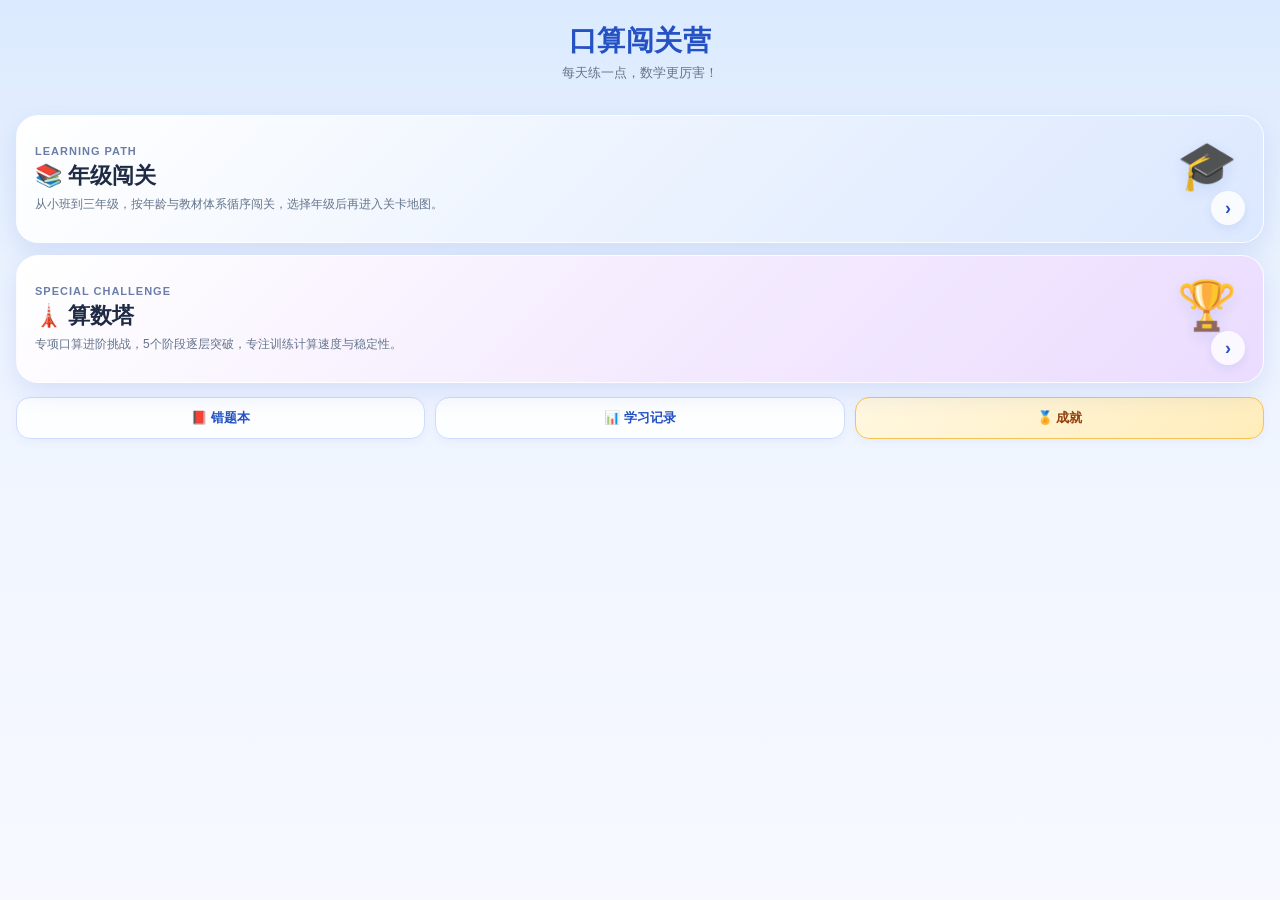
<file: index.html>
<!DOCTYPE html>
<html lang="zh-CN">
<head>
<meta charset="UTF-8">
<meta name="viewport" content="width=device-width, initial-scale=1.0, viewport-fit=cover, maximum-scale=1.0, user-scalable=no">
<title>口算闯关营</title>
<link rel="manifest" href="manifest.json">
<meta name="theme-color" content="#2451c4">
<link rel="apple-touch-icon" href="apple-touch-icon.png">
<meta name="apple-mobile-web-app-capable" content="yes">
<meta name="mobile-web-app-capable" content="yes">
<meta name="apple-mobile-web-app-status-bar-style" content="black-translucent">
<meta name="apple-mobile-web-app-title" content="口算闯关营">
<style>
* { box-sizing: border-box; margin: 0; padding: 0; -webkit-tap-highlight-color: transparent; }
html, body { height: 100%; font-family: -apple-system,"PingFang SC","Microsoft YaHei",sans-serif; background:#eef4ff; color:#1f2a44; overscroll-behavior:none; }
button { font-family: inherit; border: none; cursor: pointer; }
.screen { height: 100vh; height: 100dvh; width: 100%; overflow: hidden; }

/* ===== 首页 ===== */
.home-wrap { height:100%; display:flex; flex-direction:column; padding:18px 16px max(20px,env(safe-area-inset-bottom)); background:linear-gradient(180deg,#dbeafe 0%,#eef4ff 38%,#f7f9ff 100%); overflow-y:auto; }
.home-title { font-size:28px; font-weight:900; color:#2451c4; text-align:center; margin-top:4px; letter-spacing:.5px; }
.home-sub { font-size:13px; color:#64748b; text-align:center; margin:4px 0 3px; }
.streak-display { text-align:center; font-size:13px; color:#ff7a00; font-weight:800; min-height:20px; margin-bottom:8px; }
.home-nav-row { display:flex; gap:10px; margin-bottom:10px; }
.home-nav-btn { flex:1; min-height:42px; background:rgba(255,255,255,.9); border:1.5px solid #cfdcff; color:#2451c4; font-size:13px; font-weight:800; padding:9px 10px; border-radius:14px; box-shadow:0 3px 10px rgba(36,81,196,.05); }
.stage-list { display:flex; flex-direction:column; gap:0; }
.stage-grid { display:grid; grid-template-columns:repeat(3,1fr); gap:10px; }
.section-divider { font-size:13px; font-weight:800; color:#5a6b8c; margin:16px 2px 10px; padding-top:6px; border-top:1px dashed #cfdcff; }
.home-feature-list { display:flex; flex-direction:column; gap:12px; margin:2px 0 14px; }
.home-feature-card { position:relative; overflow:hidden; width:100%; min-height:128px; border-radius:22px; padding:18px 18px; text-align:left; box-shadow:0 10px 26px rgba(36,81,196,.12); border:1.5px solid rgba(255,255,255,.85); transition:transform .12s,box-shadow .12s; }
.home-feature-card:active { transform:scale(.985); box-shadow:0 6px 18px rgba(36,81,196,.12); }
.home-feature-card.grade { background:linear-gradient(135deg,#ffffff 0%,#eaf2ff 55%,#dce8ff 100%); }
.home-feature-card.tower { background:linear-gradient(135deg,#ffffff 0%,#f4eaff 55%,#eadcff 100%); }
.feature-kicker { font-size:11px; font-weight:900; letter-spacing:1px; color:#6b7ea8; }
.feature-title { font-size:22px; font-weight:900; color:#1f2a44; margin-top:4px; }
.feature-desc { font-size:12px; color:#64748b; margin-top:5px; line-height:1.45; max-width:78%; }
.feature-arrow { position:absolute; right:18px; bottom:17px; width:34px; height:34px; border-radius:50%; background:rgba(255,255,255,.82); display:flex; align-items:center; justify-content:center; color:#2451c4; font-size:18px; font-weight:900; box-shadow:0 4px 10px rgba(36,81,196,.08); }
.feature-icon { position:absolute; right:26px; top:22px; font-size:48px; opacity:.9; filter:drop-shadow(0 5px 8px rgba(36,81,196,.12)); }
.stage-card { background:#fff; border-radius:18px; padding:15px 6px; text-align:center; box-shadow:0 4px 12px rgba(36,81,196,.08); transition:transform .1s; min-height:106px; }
.stage-card:active { transform:scale(.95); }
.stage-card.soon { opacity:.45; }
.stage-card.mode-kg { background:linear-gradient(160deg,#fff9ec,#fff); border:1.5px solid #ffe4b3; }
.stage-card.mode-elem { background:linear-gradient(160deg,#eef4ff,#fff); border:1.5px solid #cfdcff; }
.stage-card.mode-tower { background:linear-gradient(160deg,#fdeeff,#fff); border:1.5px solid #e6bfff; }
.stage-icon { font-size:30px; }
.stage-name { font-size:14px; font-weight:800; margin-top:5px; }
.stage-sub { font-size:10px; color:#8b98b3; margin-top:2px; }
.stage-progress-mini { font-size:9px; color:#4f7dfb; font-weight:800; margin-top:4px; }
.selector-wrap { height:100%; overflow-y:auto; padding:16px; background:linear-gradient(180deg,#eef4ff,#f8faff); }
.selector-intro { margin:0 2px 14px; color:#64748b; font-size:12px; line-height:1.5; }
.selector-grid { display:grid; grid-template-columns:repeat(2,1fr); gap:11px; }
.selector-grid .stage-card { min-height:124px; padding-top:17px; }
.selector-grid .stage-icon { font-size:34px; }
.selector-grid .stage-name { font-size:15px; }
.selector-grid .stage-sub { font-size:10px; }
.selector-grid .stage-progress-mini { font-size:10px; }

/* 每日任务卡片 */
.daily-card { border-radius:16px; padding:14px 16px; margin-bottom:12px; box-shadow:0 4px 14px rgba(36,81,196,.1); transition:transform .1s; }
.daily-card:active { transform:scale(.98); }
.daily-elem { background:linear-gradient(135deg,#fff7e0,#ffedbb); border:1.5px solid #f5c451; }
.daily-kg { background:linear-gradient(135deg,#eafff1,#d6ffe6); border:1.5px solid #7ee2a8; }
.daily-title { font-size:15px; font-weight:800; color:#1f2a44; }
.daily-status { font-size:12px; color:#5a6b8c; margin-top:4px; }

/* 关卡进度概览条 */
.progress-wrap { margin-bottom:10px; padding:0 2px; }
.progress-text { font-size:12px; color:#5a6b8c; margin-bottom:5px; font-weight:600; }
.progress-bar { height:8px; background:#e6ecf9; border-radius:5px; overflow:hidden; }
.progress-fill { height:100%; background:linear-gradient(90deg,#4f7dfb,#2451c4); border-radius:5px; transition:width .3s; }

/* ===== 顶栏 ===== */
.topbar { height:56px; display:flex; align-items:center; justify-content:space-between; padding:max(10px,env(safe-area-inset-top)) 14px 0 14px; background:#fff; border-bottom:1px solid #e6ecf9; flex-shrink:0; }
.back-btn { background:none; font-size:15px; color:#2451c4; font-weight:600; }
.topbar-title { font-size:15px; font-weight:700; }

/* ===== 地图 ===== */
.map-scroll { height:calc(100% - 56px); overflow-y:auto; padding:14px; }
.sub-scroll { height:calc(100% - 56px); overflow-y:auto; padding:14px; }

/* 错题本 */
.empty-tip { text-align:center; color:#8b98b3; font-size:14px; margin-top:60px; }
.wrong-item { background:#fff; border-radius:14px; padding:12px 14px; margin-bottom:10px; display:flex; align-items:center; gap:10px; box-shadow:0 2px 8px rgba(36,81,196,.06); }
.wrong-main { flex:1; min-width:0; }
.wrong-text { font-size:15px; font-weight:700; }
.wrong-meta { font-size:11px; color:#8b98b3; margin-top:3px; }
.wrong-retry-btn { flex-shrink:0; background:#eef4ff; color:#2451c4; font-size:12px; font-weight:700; padding:9px 12px; border-radius:12px; }

/* 学习记录 */
.records-grid { display:grid; grid-template-columns:repeat(2,1fr); gap:12px; }
.rec-box { background:#fff; border-radius:16px; padding:18px 10px; text-align:center; box-shadow:0 3px 10px rgba(36,81,196,.08); }
.rec-num { font-size:22px; font-weight:800; color:#2451c4; }
.rec-label { font-size:12px; color:#8b98b3; margin-top:5px; }

/* 数据备份 */
.backup-section { margin-top:20px; background:#fff; border-radius:16px; padding:16px; box-shadow:0 3px 10px rgba(36,81,196,.08); }
.backup-title { font-size:15px; font-weight:800; margin-bottom:6px; }
.backup-note { font-size:12px; color:#8b98b3; line-height:1.5; margin-bottom:12px; }
.backup-btn-row { display:flex; gap:10px; }

/* 首页成就入口按钮 */
.achv-nav-btn { background:linear-gradient(135deg,#fff7e0,#ffedbb); border-color:#f5c451; color:#92400e; }

/* 段位卡片 */
.rank-card { background:linear-gradient(135deg,#fff7e0,#ffe0b3); border-radius:18px; padding:18px; display:flex; align-items:center; gap:14px; box-shadow:0 4px 14px rgba(217,119,6,.15); margin-bottom:6px; }
.rank-icon { font-size:44px; flex-shrink:0; }
.rank-info { flex-shrink:0; }
.rank-name { font-size:17px; font-weight:800; color:#92400e; }
.rank-points { font-size:12px; color:#a8672a; margin-top:2px; }
.rank-progress-wrap { flex:1; min-width:0; }
.rank-progress-bar { height:8px; background:rgba(255,255,255,.6); border-radius:5px; overflow:hidden; }
.rank-progress-fill { height:100%; background:linear-gradient(90deg,#f5a623,#d97706); border-radius:5px; transition:width .3s; }
.rank-next-text { font-size:10px; color:#a8672a; margin-top:5px; }
.rank-note { font-size:11px; color:#8b98b3; margin:10px 2px 16px; line-height:1.5; }

/* 成就勋章墙 */
.achv-cat-header { font-size:14px; font-weight:800; color:#5a6b8c; margin:14px 2px 8px; }
.achv-row { display:grid; grid-template-columns:repeat(3,1fr); gap:8px; }
.achv-tile { background:#fff; border-radius:14px; padding:12px 6px; text-align:center; box-shadow:0 2px 8px rgba(36,81,196,.06); opacity:.5; }
.achv-tile.unlocked { opacity:1; background:linear-gradient(160deg,#fff9ec,#fff); border:1.5px solid #ffd166; }
.achv-icon { font-size:24px; }
.achv-name { font-size:11px; font-weight:700; margin-top:4px; }
.achv-sub { font-size:10px; color:#8b98b3; margin-top:2px; }
.level-node { display:flex; align-items:center; gap:12px; background:#fff; border-radius:14px; padding:12px 14px; margin-bottom:9px; box-shadow:0 2px 8px rgba(36,81,196,.06); transition:transform .1s; }
.level-node:active { transform:scale(.97); }
.level-node.locked { opacity:.5; }
.level-node.current { border:2px solid #4f7dfb; }
.level-badge { width:38px; height:38px; border-radius:50%; display:flex; align-items:center; justify-content:center; font-weight:800; color:#fff; flex-shrink:0; font-size:14px; }
.level-badge.done { background:#ffb300; }
.level-badge.current { background:#4f7dfb; }
.level-badge.locked { background:#b7c2da; }
.level-info-name { font-size:14px; font-weight:700; }
.level-info-sub { font-size:11px; color:#8b98b3; margin-top:2px; }

/* ===== 答题页 ===== */
.answer-page { height:100%; display:flex; flex-direction:column; }
.answer-topbar { height:auto; min-height:56px; padding-bottom:6px; flex-direction:column; align-items:stretch; gap:3px; position:relative; }
.topbar-mid { display:flex; justify-content:space-between; align-items:center; }
.topbar-stats { display:flex; gap:10px; font-size:12px; font-weight:700; }
.dot-green { color:#16a34a; } .dot-red { color:#dc2626; }
.timer { position:absolute; right:14px; top:max(10px,env(safe-area-inset-top)); font-size:12px; font-weight:700; color:#2451c4; background:#eef4ff; padding:4px 9px; border-radius:10px; }

.question-area { flex:1; min-height:0; display:flex; align-items:center; justify-content:center; padding:6px 16px; position:relative; }
.question-card { width:100%; max-width:420px; background:#fff; border-radius:20px; box-shadow:0 8px 24px rgba(36,81,196,.1); display:flex; align-items:center; justify-content:center; font-size:clamp(24px,7vw,42px); font-weight:800; letter-spacing:1px; padding:clamp(10px,4vh,26px) 12px; text-align:center; min-height:70px; }
.question-card.correct { background:#e8fbe9; }
.question-card.wrong { background:#fdecec; }

.speak-row { display:flex; justify-content:center; align-items:center; gap:8px; margin:0 auto 4px; }
.speak-btn { flex-shrink:0; background:#eef4ff; color:#2451c4; font-size:13px; font-weight:700; padding:7px 14px; border-radius:20px; }
.speak-toggle { background:#fff; color:#5a6b8c; border:1px solid #d7e0f4; font-size:11px; font-weight:700; padding:7px 10px; border-radius:20px; }
.speak-toggle.on { background:#e8f1ff; color:#2451c4; border-color:#9db7ff; }
.voice-status { position:fixed; left:50%; bottom:calc(max(12px,env(safe-area-inset-bottom)) + 6px); transform:translateX(-50%); background:rgba(31,42,68,.88); color:#fff; padding:7px 12px; border-radius:999px; font-size:11px; opacity:0; pointer-events:none; transition:opacity .2s; z-index:30; }
.voice-status.show { opacity:1; }

/* 数字键盘块：答案显示框 + 键盘 */
#arith-block { flex-shrink:0; display:flex; flex-direction:column; }
.answer-display { flex-shrink:0; margin:0 16px 6px; min-height:38px; background:#fff; border-radius:12px; display:flex; align-items:center; justify-content:center; font-size:22px; font-weight:700; border:2px solid #4f7dfb; }
.answer-display.placeholder { color:#b7c2da; font-size:15px; font-weight:500; border-color:#e6ecf9; }
.keypad { display:grid; grid-template-columns:repeat(3,1fr); gap:6px; padding:6px 12px max(8px,env(safe-area-inset-bottom)); }
.keypad button { height:clamp(38px,6.5vh,52px); border-radius:12px; background:#fff; font-size:19px; font-weight:700; box-shadow:0 2px 6px rgba(36,81,196,.08); }
.keypad .key-func { background:#fff1f1; color:#dc2626; font-size:14px; }
.keypad .key-confirm { grid-column:span 3; background:linear-gradient(135deg,#4f7dfb,#2451c4); color:#fff; font-size:17px; }

/* 选择题块 */
#choice-block { flex-shrink:0; display:none; grid-template-columns:repeat(2,1fr); gap:10px; padding:8px 16px max(14px,env(safe-area-inset-bottom)); }
.choice-opt { min-height:64px; border-radius:16px; background:#fff; font-size:22px; font-weight:700; box-shadow:0 3px 10px rgba(36,81,196,.1); padding:8px; display:flex; align-items:center; justify-content:center; }
.choice-opt.has-visual { min-height:96px; }
.choice-opt:disabled { opacity:.85; }
.choice-opt.opt-correct { background:#dcfce7; border:2px solid #16a34a; }
.choice-opt.opt-wrong { background:#fee2e2; border:2px solid #dc2626; }
.question-card svg { max-width:100%; }
.money-chip { background:linear-gradient(135deg,#fef3c7,#fde68a); border:2.5px solid #d97706; border-radius:12px; padding:10px 16px; font-size:22px; font-weight:800; color:#92400e; display:inline-flex; align-items:baseline; gap:3px; }
.money-unit { font-size:13px; font-weight:700; }

/* 幼儿园模式：更轻松可爱的配色 */
body.kg-mode .question-card { background:#fffdf5; }
body.kg-mode .choice-opt { border-radius:20px; }

/* 连击称号浮层 */
.combo-badge { position:absolute; left:50%; top:14%; transform:translate(-50%,0) scale(.6); display:flex; align-items:center; gap:8px; padding:10px 20px; border-radius:999px; font-weight:800; color:#fff; font-size:18px; opacity:0; pointer-events:none; animation:badgePop 1.4s ease forwards; box-shadow:0 8px 24px rgba(0,0,0,.2); z-index:5; }
@keyframes badgePop { 0%{opacity:0;transform:translate(-50%,10px) scale(.5);} 15%{opacity:1;transform:translate(-50%,0) scale(1.1);} 25%{transform:translate(-50%,0) scale(1);} 80%{opacity:1;} 100%{opacity:0;transform:translate(-50%,-10px) scale(.9);} }
.badge-lv1{background:linear-gradient(135deg,#ff9966,#ff5e3a);}
.badge-lv2{background:linear-gradient(135deg,#ffd166,#ff9f1c);box-shadow:0 0 24px rgba(255,159,28,.5);}
.badge-lv3{background:linear-gradient(135deg,#9d6bff,#5b3df0);}
.badge-lv4{background:linear-gradient(135deg,#ffd700,#2451c4);box-shadow:0 0 30px rgba(255,215,0,.6);}
.badge-lv5{background:linear-gradient(135deg,#ff3d81,#ffb300);box-shadow:0 0 40px rgba(255,61,129,.7);}

/* ===== 结算页 ===== */
.settlement-wrap { height:100%; overflow-y:auto; display:flex; flex-direction:column; align-items:center; padding:36px 20px max(20px,env(safe-area-inset-bottom)); text-align:center; gap:12px; }
.settle-emoji { font-size:56px; }
.settle-title { font-size:24px; font-weight:800; color:#16a34a; }
.settle-title.fail { color:#dc2626; }
.settle-stats { display:flex; gap:12px; width:100%; max-width:380px; margin:8px 0; justify-content:center; }
.stat-box { flex:1; border-radius:16px; padding:14px 8px; max-width:180px; }
.stat-green{background:#e8fbe9;} .stat-blue{background:#eaf1ff;}
.stat-num{font-size:24px;font-weight:800;}
.stat-green .stat-num{color:#16a34a;} .stat-blue .stat-num{color:#2451c4;}
.stat-label{font-size:11px;color:#8b98b3;margin-top:3px;}
#stat-stars { font-size:34px; color:#ffb300; }
.settle-titles-label{font-size:13px;color:#8b98b3;}
.settle-titles{display:flex;flex-wrap:wrap;gap:8px;justify-content:center;max-width:400px;}
.settle-titles .pill{display:flex;align-items:center;gap:6px;padding:8px 16px;border-radius:999px;color:#fff;font-weight:700;font-size:13px;}
.btn-primary{background:linear-gradient(135deg,#4f7dfb,#2451c4);color:#fff;font-size:16px;font-weight:700;padding:15px 26px;border-radius:16px;box-shadow:0 6px 16px rgba(36,81,196,.3);}
.btn-primary.big{width:100%;max-width:340px;}
.btn-secondary{background:#fff;color:#2451c4;border:1.5px solid #cfdcff;font-size:14px;font-weight:600;padding:11px 18px;border-radius:14px;flex:1;}
.settle-secondary{display:flex;gap:10px;width:100%;max-width:340px;margin-top:2px;}
</style>
</head>
<body>

<!-- 首页 -->
<div id="screen-home" class="screen">
  <div class="home-wrap">
    <h1 class="home-title">口算闯关营</h1>
    <p class="home-sub">每天练一点，数学更厉害！</p>
    <div class="streak-display" id="streak-display"></div>
    <div class="home-feature-list">
      <button class="home-feature-card grade" onclick="goToCategory('grade')">
        <div class="feature-kicker">LEARNING PATH</div>
        <div class="feature-title">📚 年级闯关</div>
        <div class="feature-desc">从小班到三年级，按年龄与教材体系循序闯关，选择年级后再进入关卡地图。</div>
        <div class="feature-icon">🎓</div>
        <div class="feature-arrow">›</div>
      </button>
      <button class="home-feature-card tower" onclick="goToCategory('tower')">
        <div class="feature-kicker">SPECIAL CHALLENGE</div>
        <div class="feature-title">🗼 算数塔</div>
        <div class="feature-desc">专项口算进阶挑战，5个阶段逐层突破，专注训练计算速度与稳定性。</div>
        <div class="feature-icon">🏆</div>
        <div class="feature-arrow">›</div>
      </button>
    </div>
    <div class="home-nav-row">
      <button class="home-nav-btn" onclick="goToWrongBook()">📕 错题本</button>
      <button class="home-nav-btn" onclick="goToRecords()">📊 学习记录</button>
      <button class="home-nav-btn achv-nav-btn" onclick="goToAchievements()">🏅 成就</button>
    </div>
  </div>
</div>

<!-- 年级闯关选择页 -->
<div id="screen-grade-select" class="screen" style="display:none;">
  <div class="topbar">
    <button class="back-btn" onclick="goHome()">← 返回</button>
    <div class="topbar-title">📚 年级闯关</div>
    <div style="width:44px;"></div>
  </div>
  <div class="selector-wrap">
    <div class="selector-intro">选择一个学习阶段开始闯关。已解锁的关卡会自动保留进度，完成前一关即可继续解锁下一关。</div>
    <div class="selector-grid" id="grade-select-grid"></div>
  </div>
</div>

<!-- 算数塔选择页 -->
<div id="screen-tower-select" class="screen" style="display:none;">
  <div class="topbar">
    <button class="back-btn" onclick="goHome()">← 返回</button>
    <div class="topbar-title">🗼 算数塔</div>
    <div style="width:44px;"></div>
  </div>
  <div class="selector-wrap">
    <div class="selector-intro">专项口算塔，共5个阶段。每一阶都围绕一个核心计算能力逐步提升。</div>
    <div class="selector-grid" id="tower-select-grid"></div>
  </div>
</div>

<!-- 地图页 -->
<div id="screen-map" class="screen" style="display:none;">
  <div class="topbar">
    <button class="back-btn" onclick="goHome()">← 返回</button>
    <div class="topbar-title" id="map-stage-title">地图</div>
    <div style="width:44px;"></div>
  </div>
  <div class="map-scroll" id="map-list"></div>
</div>

<!-- 答题页 -->
<div id="screen-answer" class="screen" style="display:none;">
  <div class="answer-page">
    <div class="topbar answer-topbar">
      <button class="back-btn" id="back-btn-answer">← 返回</button>
      <div class="topbar-mid">
        <div class="topbar-title" id="level-title">关卡</div>
        <div class="topbar-stats" id="elem-hud">
          <span id="qindex">第1题</span>
          <span class="dot-green" id="correct-count">🟢0</span>
          <span class="dot-red" id="wrong-count">🔴0</span>
        </div>
        <div class="topbar-stats" id="kg-hud" style="display:none;"><span id="qindex-kg"></span></div>
      </div>
      <div class="timer" id="timer">10:00</div>
    </div>

    <div class="question-area">
      <div class="question-card" id="question-card"></div>
      <div id="combo-badge-layer"></div>
    </div>

    <div class="speak-row">
      <button class="speak-btn" onclick="manualSpeak()">🔊 再读一遍</button>
      <button class="speak-toggle on" id="speech-toggle" onclick="toggleAutoSpeak()">🔊 自动播报</button>
    </div>
    <div class="voice-status" id="voice-status"></div>

    <div id="arith-block">
      <div class="answer-display placeholder" id="answer-display">请输入答案</div>
      <div class="keypad">
        <button onclick="keypadInput('1')">1</button><button onclick="keypadInput('2')">2</button><button onclick="keypadInput('3')">3</button>
        <button onclick="keypadInput('4')">4</button><button onclick="keypadInput('5')">5</button><button onclick="keypadInput('6')">6</button>
        <button onclick="keypadInput('7')">7</button><button onclick="keypadInput('8')">8</button><button onclick="keypadInput('9')">9</button>
        <button class="key-func" onclick="keypadClear()">清除</button><button onclick="keypadInput('0')">0</button><button class="key-func" onclick="keypadDelete()">删除</button>
        <button class="key-confirm" onclick="keypadConfirm()">确定</button>
      </div>
    </div>

    <div id="choice-block"></div>
  </div>
</div>

<!-- 结算页 -->
<div id="screen-settlement" class="screen" style="display:none;">
  <div class="settlement-wrap">
    <div class="settle-emoji" id="settle-emoji">🎉</div>
    <div class="settle-title" id="settle-title">闯关成功！</div>
    <div class="settle-stats">
      <div class="stat-box stat-green" id="stat-correct-wrap">
        <div class="stat-num" id="stat-correct">-</div>
        <div class="stat-label">首轮正确</div>
      </div>
      <div class="stat-box stat-green" id="stat-stars-wrap" style="display:none;">
        <div id="stat-stars">★★★</div>
        <div class="stat-label">本关评价</div>
      </div>
      <div class="stat-box stat-blue">
        <div class="stat-num" id="stat-time">00:00</div>
        <div class="stat-label">用时</div>
      </div>
    </div>
    <div class="settle-titles-label" id="titles-label">🎖 本关评级</div>
    <div class="settle-titles" id="settle-titles"></div>
    <button class="btn-primary big" id="btn-next-level" onclick="challengeNext()">挑战下一关</button>
    <div class="settle-secondary">
      <button class="btn-secondary" onclick="goToCurrentMap()">返回地图</button>
      <button class="btn-secondary" id="btn-retry-level" onclick="retryLevel()">再玩一次</button>
    </div>
  </div>
</div>

<!-- 失败页 -->
<div id="screen-failed" class="screen" style="display:none;">
  <div class="settlement-wrap">
    <div class="settle-emoji">😅</div>
    <div class="settle-title fail">挑战失败，再来一次吧！</div>
    <button class="btn-primary big" onclick="retryLevel()">重新挑战</button>
    <div class="settle-secondary">
      <button class="btn-secondary" onclick="goToCurrentMap()">返回地图</button>
    </div>
  </div>
</div>

<!-- 错题本 -->
<div id="screen-wrongbook" class="screen" style="display:none;">
  <div class="topbar">
    <button class="back-btn" onclick="goHome()">← 返回</button>
    <div class="topbar-title">📕 错题本</div>
    <div style="width:44px;"></div>
  </div>
  <div class="sub-scroll" id="wrongbook-list"></div>
</div>

<!-- 学习记录 -->
<div id="screen-records" class="screen" style="display:none;">
  <div class="topbar">
    <button class="back-btn" onclick="goHome()">← 返回</button>
    <div class="topbar-title">📊 学习记录</div>
    <div style="width:44px;"></div>
  </div>
  <div class="sub-scroll">
    <div class="records-grid">
      <div class="rec-box"><div class="rec-num" id="rec-time">0分钟</div><div class="rec-label">累计学习时间</div></div>
      <div class="rec-box"><div class="rec-num" id="rec-answered">0</div><div class="rec-label">累计答题数</div></div>
      <div class="rec-box"><div class="rec-num" id="rec-accuracy">0%</div><div class="rec-label">总体正确率</div></div>
      <div class="rec-box"><div class="rec-num" id="rec-levels">0</div><div class="rec-label">完成关卡数</div></div>
      <div class="rec-box"><div class="rec-num" id="rec-wrong">0</div><div class="rec-label">当前错题数</div></div>
      <div class="rec-box"><div class="rec-num" id="rec-streak">0天</div><div class="rec-label">连续学习</div></div>
    </div>
    <div class="backup-section">
      <div class="backup-title">💾 数据备份</div>
      <div class="backup-note">所有进度只存在这台设备的浏览器里，换手机、清缓存都会丢失。建议定期导出备份，需要时再导入恢复。</div>
      <div class="backup-btn-row">
        <button class="btn-secondary" onclick="exportBackup()">导出备份</button>
        <button class="btn-secondary" onclick="triggerImportPicker()">导入恢复</button>
      </div>
      <input type="file" id="import-file-input" accept=".json,application/json" style="display:none" onchange="importBackupFile(this)">
    </div>
  </div>
</div>

<!-- 成就与段位 -->
<div id="screen-achievements" class="screen" style="display:none;">
  <div class="topbar">
    <button class="back-btn" onclick="goHome()">← 返回</button>
    <div class="topbar-title">🏅 成就与段位</div>
    <div style="width:44px;"></div>
  </div>
  <div class="sub-scroll">
    <div class="rank-card">
      <div class="rank-icon" id="rank-icon">🥉</div>
      <div class="rank-info">
        <div class="rank-name" id="rank-name">青铜学徒</div>
        <div class="rank-points" id="rank-points">0分</div>
      </div>
      <div class="rank-progress-wrap">
        <div class="rank-progress-bar"><div class="rank-progress-fill" id="rank-progress-fill" style="width:0%"></div></div>
        <div class="rank-next-text" id="rank-next-text">距离下一段位还差XX分</div>
      </div>
    </div>
    <div class="rank-note">段位积分来自小学段每日挑战的表现（正确率+速度+连击），跟自己进步比较，暂不支持跨用户排名</div>
    <div id="achv-grid"></div>
  </div>
</div>

<script>
// ===== 通用工具 =====
function shuffle(arr) {
  const a = arr.slice();
  for (let i = a.length - 1; i > 0; i--) {
    const j = Math.floor(Math.random() * (i + 1));
    [a[i], a[j]] = [a[j], a[i]];
  }
  return a;
}
function pick(pool, n) { return shuffle(pool).slice(0, Math.min(n, pool.length)); }
function randInt(min, max) { return Math.floor(Math.random() * (max - min + 1)) + min; }

// 按内容去重（arith按算式文本，choice按题干+正确选项），避免随机生成的题库里混入完全相同的题
function dedupeQuestions(pool) {
  const seen = new Set();
  const out = [];
  for (const q of pool) {
    let key;
    if (q.type === 'arith') key = 'A:' + q.expression;
    else {
      const correctOpt = q.options.find(o => o.correct);
      key = 'C:' + (q.promptText || '') + '|' + (correctOpt ? (correctOpt.label || JSON.stringify(correctOpt.visual)) : '');
    }
    if (seen.has(key)) continue;
    seen.add(key);
    out.push(q);
  }
  return out;
}

// ===== 算术题生成（数字键盘类） =====
function numText(n) { return String(n); }

function makeArith(a, op, b, answer) {
  const opWord = op === '+' ? '加' : '减';
  return {
    type: 'arith',
    expression: `${a} ${op} ${b} = ?`,
    answer,
    speechText: `${numText(a)}${opWord}${numText(b)}等于多少`
  };
}

function genAddPool(max, opts = {}) {
  const { noCarry = false, mustCarry = false, minSum = 0, minA = 0 } = opts;
  const pool = [];
  for (let a = minA; a <= max; a++) {
    for (let b = 0; b <= max; b++) {
      const sum = a + b;
      if (sum > max) continue;
      if (sum < minSum) continue;
      if (noCarry && (a % 10 + b % 10) >= 10) continue;
      if (mustCarry && (a % 10 + b % 10) < 10) continue;
      if (a === 0 && b === 0) continue;
      pool.push(makeArith(a, '+', b, sum));
    }
  }
  return pool;
}
function genSubPool(max, opts = {}) {
  const { noBorrow = null, minA = 0 } = opts;
  const pool = [];
  for (let a = minA; a <= max; a++) {
    for (let b = 0; b <= a; b++) {
      const diff = a - b;
      if (noBorrow === true && (a % 10) < (b % 10)) continue;
      if (noBorrow === false && (a % 10) >= (b % 10)) continue;
      if (a === 0 && b === 0) continue;
      pool.push(makeArith(a, '-', b, diff));
    }
  }
  return pool;
}
function genMixPool(max, opts = {}) {
  return shuffle([...genAddPool(max, opts), ...genSubPool(max, opts)]);
}

// 按位数区间随机采样生成加/减法题（用于竖式运算：两位数+一位数、三位数+两位数等非对称位数组合）
function genAddRange(aMin, aMax, bMin, bMax, opts = {}, attempts = 300) {
  const { noCarry = false, mustCarry = false } = opts;
  const pool = [];
  for (let i = 0; i < attempts; i++) {
    const a = randInt(aMin, aMax), b = randInt(bMin, bMax);
    const carries = (a % 10 + b % 10) >= 10;
    if (noCarry && carries) continue;
    if (mustCarry && !carries) continue;
    pool.push(makeArith(a, '+', b, a + b));
  }
  return pool;
}
function genSubRange(aMin, aMax, bMin, bMax, opts = {}, attempts = 300) {
  const { noBorrow = null } = opts; // true=不退位, false=必须退位, null=不限制
  const pool = [];
  for (let i = 0; i < attempts; i++) {
    let a = randInt(aMin, aMax), b = randInt(bMin, bMax);
    if (b > a) { const t = a; a = b; b = t; }
    const borrows = (a % 10) < (b % 10);
    if (noBorrow === true && borrows) continue;
    if (noBorrow === false && !borrows) continue;
    pool.push(makeArith(a, '-', b, a - b));
  }
  return pool;
}
// 连续多步加减（3连加/连减/加减混合等）。按构造方式生成，保证每一步都合法（不出现负数或超上限），
// 不用"随机试探再丢弃"的方式，避免题量紧张的组合（如5连加）出现题库过小甚至为空的问题。
function genChainPool({ min = 1, max, terms, opsMode, count = 200 }) {
  const pool = [];
  for (let i = 0; i < count; i++) {
    let cur = randInt(min, max);
    let expr = String(cur), speech = String(cur);
    for (let k = 0; k < terms - 1; k++) {
      let op = opsMode === 'add' ? '+' : opsMode === 'sub' ? '-' : (Math.random() > 0.5 ? '+' : '-');
      const canAdd = (max - cur) >= 1, canSub = cur >= 1;
      if (op === '+' && !canAdd) op = canSub ? '-' : '+';
      if (op === '-' && !canSub) op = canAdd ? '+' : '-';
      let b;
      if (op === '+') { b = randInt(1, Math.max(1, max - cur)); cur += b; }
      else { b = randInt(1, Math.max(1, cur)); cur -= b; }
      expr += ` ${op} ${b}`; speech += (op === '+' ? '加' : '减') + b;
    }
    pool.push({ type: 'arith', expression: expr + ' = ?', answer: cur, speechText: speech + '等于多少' });
  }
  return pool;
}
// 乘法/除法口诀表
function genMulTable(nMin, nMax) {
  const pool = [];
  for (let a = nMin; a <= nMax; a++) for (let b = 1; b <= 9; b++) {
    pool.push({ type: 'arith', expression: `${a} × ${b} = ?`, answer: a * b, speechText: `${a}乘${b}等于多少` });
  }
  return pool;
}
function genDivTable(nMin, nMax) {
  const pool = [];
  for (let a = nMin; a <= nMax; a++) for (let b = 1; b <= 9; b++) {
    const dividend = a * b;
    pool.push({ type: 'arith', expression: `${dividend} ÷ ${a} = ?`, answer: b, speechText: `${dividend}除以${a}等于多少` });
  }
  return pool;
}

// 整十数加减整十数
function genTensAddPool(max) {
  const pool = [];
  for (let a = 10; a <= max; a += 10) for (let b = 10; b <= max; b += 10) {
    if (a + b <= max) pool.push(makeArith(a, '+', b, a + b));
  }
  return pool;
}
function genTensSubPool(max) {
  const pool = [];
  for (let a = 20; a <= max; a += 10) for (let b = 10; b <= a; b += 10) {
    pool.push(makeArith(a, '-', b, a - b));
  }
  return pool;
}
// 两位数加减一位数（默认不进位/不退位，符合一下册教材顺序）
function genTwoOneAddPool(max, opts = {}) {
  const { mustCarry = false } = opts;
  const pool = [];
  for (let a = 10; a <= 99; a++) for (let b = 1; b <= 9; b++) {
    const sum = a + b;
    if (sum > max) continue;
    const carries = (a % 10 + b) >= 10;
    if (mustCarry && !carries) continue;
    if (!mustCarry && carries) continue;
    pool.push(makeArith(a, '+', b, sum));
  }
  return pool;
}
function genTwoOneSubPool(max, opts = {}) {
  const { mustBorrow = false } = opts;
  const pool = [];
  for (let a = 10; a <= max; a++) for (let b = 1; b <= 9; b++) {
    if (b > a) continue;
    const borrows = (a % 10) < b;
    if (mustBorrow && !borrows) continue;
    if (!mustBorrow && borrows) continue;
    pool.push(makeArith(a, '-', b, a - b));
  }
  return pool;
}
// 生成一个"取N题"的关卡内容函数（返回array，供 getLevelContent 调用）
// 自动去重 + 题库偏小时自动少抽一点，避免每次重玩看到完全相同的一整套题
function arithLevel(poolFn, count) {
  return () => {
    const pool = dedupeQuestions(poolFn());
    let safeCount = count;
    if (pool.length <= count) {
      safeCount = Math.max(5, Math.min(count, Math.floor(pool.length * 0.75)));
    }
    return pick(pool, safeCount);
  };
}

// ===== 选择题生成（点选/选择题类，幼儿园及部分小学概念题共用） =====
// option: { label(展示文字/emoji), correct(bool), size(可选，用于大小/高矮对比的字号) }
function choiceOptionKey(opt) {
  const visual = opt && opt.visual ? JSON.stringify(opt.visual) : '';
  const label = opt && opt.label != null ? String(opt.label) : '';
  const size = opt && opt.size != null ? String(opt.size) : '';
  return `${visual}|${label}|${size}`;
}
function sanitizeChoiceOptions(options) {
  const source = Array.isArray(options) ? options.filter(Boolean) : [];
  const out = [];
  const seen = new Set();
  let correctTaken = false;

  for (const original of source) {
    const opt = { ...original };
    const key = choiceOptionKey(opt);
    if (seen.has(key)) {
      // 完全重复：优先保留第一次出现的正确选项
      if (opt.correct && !correctTaken) {
        const existing = out.findIndex(x => choiceOptionKey(x) === key);
        if (existing >= 0) {
          out[existing] = { ...out[existing], correct: true };
          correctTaken = true;
        }
      }
      continue;
    }
    seen.add(key);
    if (opt.correct) {
      if (correctTaken) opt.correct = false;
      else correctTaken = true;
    }
    out.push(opt);
  }

  // 如果题目意外没有正确答案，保留第一个作为正确答案，避免出现“没有正确答案”的题。
  if (out.length > 0 && !out.some(o => o.correct)) out[0].correct = true;

  return out;
}
function makeChoice(promptText, speechText, options) {
  return { type: 'choice', promptText, speechText, options: shuffle(sanitizeChoiceOptions(options)) };
}

function starsStr(n) { return '⭐'.repeat(n); }
function applesStr(n) { return '🍎'.repeat(n); }

// ===== 可视化组件（钟表/分数/人民币/图形），用于替代纯文字/emoji的题目呈现 =====
function clockSVG(hour, minute) {
  const h = hour % 12;
  const hourAngle = h * 30 + minute * 0.5 - 90;
  const minAngle = minute * 6 - 90;
  const hx = 50 + 20 * Math.cos(hourAngle * Math.PI / 180);
  const hy = 50 + 20 * Math.sin(hourAngle * Math.PI / 180);
  const mx = 50 + 32 * Math.cos(minAngle * Math.PI / 180);
  const my = 50 + 32 * Math.sin(minAngle * Math.PI / 180);
  return `<svg viewBox="0 0 100 100" width="86" height="86">
    <circle cx="50" cy="50" r="46" fill="#fff" stroke="#2451c4" stroke-width="4"/>
    <text x="50" y="20" font-size="11" text-anchor="middle" fill="#1f2a44">12</text>
    <text x="82" y="54" font-size="11" text-anchor="middle" fill="#1f2a44">3</text>
    <text x="50" y="88" font-size="11" text-anchor="middle" fill="#1f2a44">6</text>
    <text x="18" y="54" font-size="11" text-anchor="middle" fill="#1f2a44">9</text>
    <line x1="50" y1="50" x2="${hx}" y2="${hy}" stroke="#1f2a44" stroke-width="4.5" stroke-linecap="round"/>
    <line x1="50" y1="50" x2="${mx}" y2="${my}" stroke="#4f7dfb" stroke-width="3" stroke-linecap="round"/>
    <circle cx="50" cy="50" r="3.5" fill="#1f2a44"/>
  </svg>`;
}
function fractionSVG(num, den) {
  const w = 64 / den;
  let rects = '';
  for (let i = 0; i < den; i++) {
    const filled = i < num;
    rects += `<rect x="${8 + i * w}" y="16" width="${w - 2}" height="32" fill="${filled ? '#4f7dfb' : '#eef4ff'}" stroke="#2451c4" stroke-width="2"/>`;
  }
  return `<svg viewBox="0 0 80 64" width="90" height="72">${rects}</svg>`;
}
function moneyChip(value, unit) {
  const u = unit || '元';
  const prefix = u === '元' ? '¥' : '';
  return `<div class="money-chip">${prefix}${value}<span class="money-unit">${u}</span></div>`;
}
const SHAPE_PATHS = {
  circle: '<circle cx="40" cy="40" r="32"/>',
  square: '<rect x="10" y="10" width="60" height="60"/>',
  triangle: '<polygon points="40,8 74,70 6,70"/>',
  rectangle: '<rect x="6" y="20" width="68" height="40"/>',
  pentagon: '<polygon points="40,6 74,30 61,70 19,70 6,30"/>',
};
function shapeSVG(shape, color) {
  return `<svg viewBox="0 0 80 80" width="60" height="60"><g fill="${color || '#4f7dfb'}">${SHAPE_PATHS[shape] || ''}</g></svg>`;
}
function renderVisual(v) {
  if (!v) return '';
  if (v.type === 'clock') return clockSVG(v.hour, v.minute);
  if (v.type === 'fraction') return fractionSVG(v.num, v.den);
  if (v.type === 'money') return moneyChip(v.value, v.unit);
  if (v.type === 'shape') return shapeSVG(v.shape, v.color);
  return '';
}

window.KS = { shuffle, pick, randInt, makeArith, genAddPool, genSubPool, genMixPool,
  genTensAddPool, genTensSubPool, genTwoOneAddPool, genTwoOneSubPool,
  genAddRange, genSubRange, genChainPool, genMulTable, genDivTable,
  arithLevel, makeChoice, starsStr, applesStr, renderVisual, dedupeQuestions };


// ===== 幼儿园阶段关卡内容 =====
(function () {
  const { makeChoice, starsStr, applesStr, randInt, arithLevel, genAddPool, genSubPool, genMixPool, shuffle, pick } = window.KS;

  // ---------- 小班 10关 ----------
  const XIAOBAN = [
    { name: '形状小侦探', content: () => window.KS.dedupeQuestions([
      makeChoice('请找出圆形', '请找出圆形', [{visual:{type:'shape',shape:'circle'},correct:true},{visual:{type:'shape',shape:'square'}},{visual:{type:'shape',shape:'triangle'}}]),
      makeChoice('请找出方形', '请找出方形', [{visual:{type:'shape',shape:'triangle'}},{visual:{type:'shape',shape:'square'},correct:true},{visual:{type:'shape',shape:'circle'}}]),
      makeChoice('请找出三角形', '请找出三角形', [{visual:{type:'shape',shape:'square'}},{visual:{type:'shape',shape:'circle'}},{visual:{type:'shape',shape:'triangle'},correct:true}]),
    ])},
    { name: '大小比一比', content: () => [
      makeChoice('哪个更大呀', '哪个更大呀', [{label:'🍎',size:64,correct:true},{label:'🍎',size:26}]),
      makeChoice('哪个更小呀', '哪个更小呀', [{label:'🍉',size:60},{label:'🍉',size:24,correct:true}]),
      makeChoice('哪个更大呀', '哪个更大呀', [{label:'⚽',size:30},{label:'⚽',size:68,correct:true}]),
      makeChoice('哪个更小呀', '哪个更小呀', [{label:'🐟',size:22,correct:true},{label:'🐟',size:58}]),
    ]},
    { name: '谁多谁少', content: () => [
      makeChoice('哪边星星更多', '哪边星星更多', [{label:starsStr(2)},{label:starsStr(5),correct:true}]),
      makeChoice('哪边苹果更少', '哪边苹果更少', [{label:applesStr(4)},{label:applesStr(1),correct:true}]),
      makeChoice('哪边星星更多', '哪边星星更多', [{label:starsStr(6),correct:true},{label:starsStr(3)}]),
      makeChoice('哪边苹果更少', '哪边苹果更少', [{label:applesStr(2),correct:true},{label:applesStr(5)}]),
    ]},
    { name: '高矮排排队', content: () => [
      makeChoice('谁更高呀', '谁更高呀', [{label:'🌳',size:70,correct:true},{label:'🌳',size:26}]),
      makeChoice('谁更矮呀', '谁更矮呀', [{label:'🕯',size:60},{label:'🕯',size:22,correct:true}]),
      makeChoice('谁更高呀', '谁更高呀', [{label:'🦒',size:28},{label:'🦒',size:66,correct:true}]),
    ]},
    { name: '数数小能手', content: () => [1,2,3,4,5].map(n =>
      makeChoice(`数一数：${starsStr(n)}`, '数一数，一共有几个星星', shuffle([
        {label:String(n),correct:true},
        {label:String(Math.max(1,n-1))},
        {label:String(Math.min(5,n+1))}
      ]))
    )},
    { name: '数字宝宝找朋友', content: () => [1,2,3,4,5].map(n =>
      makeChoice(`请选出${n}个苹果`, `请选出${n}个苹果`, shuffle([
        {label:applesStr(n),correct:true},
        {label:applesStr(Math.max(1,n-1))},
        {label:applesStr(Math.min(5,n+1))}
      ]))
    )},
    { name: '数字捉迷藏', content: () => [1,2,3,4,5].map(n =>
      makeChoice(`${starsStr(n)} 这是数字几`, `一共这么多星星，这是数字几`, shuffle([
        {label:String(n),correct:true},
        {label:String(Math.max(1,n-1))},
        {label:String(Math.min(5,n+1))}
      ]))
    )},
    { name: '数字小火车', content: () => [
      makeChoice('1，2，（ ），4', '1、2、空格、4，空格应该填几', [{label:'3',correct:true},{label:'5'},{label:'1'}]),
      makeChoice('（ ），2，3，4', '空格、2、3、4，空格应该填几', [{label:'5'},{label:'1',correct:true},{label:'3'}]),
      makeChoice('2，3，（ ），5', '2、3、空格、5，空格应该填几', [{label:'4',correct:true},{label:'6'},{label:'2'}]),
    ]},
    { name: '一个和许多', content: () => [
      makeChoice(`${applesStr(1)} 这是一个还是许多`, '这是一个还是许多', [{label:'一个',correct:true},{label:'许多'}]),
      makeChoice(`${applesStr(6)} 这是一个还是许多`, '这是一个还是许多', [{label:'一个'},{label:'许多',correct:true}]),
      makeChoice(`${starsStr(1)} 这是一个还是许多`, '这是一个还是许多', [{label:'一个',correct:true},{label:'许多'}]),
      makeChoice(`${starsStr(7)} 这是一个还是许多`, '这是一个还是许多', [{label:'一个'},{label:'许多',correct:true}]),
    ]},
    { name: '综合复习', content: () => {
      const all = [
        ...XIAOBAN[0].content(), ...XIAOBAN[2].content(), ...XIAOBAN[4].content(),
        ...XIAOBAN[6].content(), ...XIAOBAN[8].content()
      ];
      return pick(all, 8);
    }},
  ];

  // ---------- 中班 15+3=18关 ----------
  const ZHONGBAN = [
    { name: '数数小明星', content: () => [6,7,8,9,10].map(n =>
      makeChoice(`数一数：${starsStr(n)}`, '数一数，一共有几个星星', shuffle([
        {label:String(n),correct:true},{label:String(n-2)},{label:String(Math.min(10,n+2))}
      ]))
    )},
    { name: '数字配送员', content: () => [6,7,8,9,10].map(n =>
      makeChoice(`请选出${n}个苹果`, `请选出${n}个苹果`, shuffle([
        {label:applesStr(n),correct:true},{label:applesStr(n-2)},{label:applesStr(Math.min(10,n+2))}
      ]))
    )},
    { name: '数字好朋友', content: () => [6,7,8,9,10].map(n =>
      makeChoice(`${starsStr(n)} 这是数字几`, '一共这么多，这是数字几', shuffle([
        {label:String(n),correct:true},{label:String(n-1)},{label:String(Math.min(10,n+1))}
      ]))
    )},
    { name: '谁最多', content: () => [
      makeChoice('哪组最多', '哪组最多', [{label:starsStr(4)},{label:starsStr(9),correct:true},{label:starsStr(6)}]),
      makeChoice('哪组最少', '哪组最少', [{label:starsStr(8)},{label:starsStr(3),correct:true},{label:starsStr(5)}]),
      makeChoice('哪组最多', '哪组最多', [{label:applesStr(7)},{label:applesStr(2)},{label:applesStr(10),correct:true}]),
    ]},
    { name: '数字排排坐', content: () => [
      makeChoice('5，6，（ ），8', '5、6、空格、8，填几', [{label:'7',correct:true},{label:'9'},{label:'4'}]),
      makeChoice('（ ），8，9，10', '空格、8、9、10，填几', [{label:'11'},{label:'7',correct:true},{label:'6'}]),
      makeChoice('7，（ ），9，10', '7、空格、9、10，填几', [{label:'8',correct:true},{label:'6'},{label:'11'}]),
    ]},
    { name: '变来变去都一样', content: () => [
      makeChoice(`${starsStr(5)} 换个排法还是这样：⭐⭐ ⭐⭐⭐ 一共还是几个`, '不管怎么摆，一共还是几个', [{label:'5',correct:true},{label:'4'},{label:'6'}]),
      makeChoice('5个苹果分成两堆，2个和3个，一共还是几个', '5个苹果分成两堆，一共还是几个', [{label:'5',correct:true},{label:'6'},{label:'4'}]),
    ]},
    { name: '数字分分乐', content: () => [
      makeChoice('10可以分成6和几', '10可以分成6和几', [{label:'4',correct:true},{label:'5'},{label:'3'}]),
      makeChoice('10可以分成3和几', '10可以分成3和几', [{label:'6'},{label:'7',correct:true},{label:'8'}]),
      makeChoice('8可以分成5和几', '8可以分成5和几', [{label:'3',correct:true},{label:'4'},{label:'2'}]),
      makeChoice('9可以分成4和几', '9可以分成4和几', [{label:'6'},{label:'5',correct:true},{label:'4'}]),
    ]},
    { name: '排队小达人', content: () => [
      makeChoice('🐰🐱🐶🐷🐭 小猫排第几', '排队里，小猫排第几', [{label:'第1个'},{label:'第2个',correct:true},{label:'第3个'}]),
      makeChoice('🐰🐱🐶🐷🐭 小狗排第几', '排队里，小狗排第几', [{label:'第2个'},{label:'第4个'},{label:'第3个',correct:true}]),
    ]},
    { name: '规律小侦探', content: () => [
      makeChoice('🔴🔵🔴🔵（ ）下一个是什么', 'ABAB规律，下一个是什么', [{label:'🔴',correct:true},{label:'🔵'}]),
      makeChoice('⭐🌙⭐🌙（ ）下一个是什么', 'ABAB规律，下一个是什么', [{label:'⭐'},{label:'🌙',correct:true}]),
      makeChoice('🍎🍌🍎🍌（ ）下一个是什么', 'ABAB规律，下一个是什么', [{label:'🍎',correct:true},{label:'🍌'}]),
    ]},
    { name: '方位小探险', content: () => [
      makeChoice('🐦在树的上面还是下面', '小鸟在树的上面还是下面', [{label:'上面',correct:true},{label:'下面'}]),
      makeChoice('🐰在洞的里面还是外面', '兔子在洞的里面还是外面', [{label:'里面',correct:true},{label:'外面'}]),
    ]},
    { name: '数字在哪里', content: () => [
      makeChoice('生活中哪里能看到数字', '生活中哪里能看到数字', [{label:'🕐时钟',correct:true},{label:'🌳大树'}]),
      makeChoice('生活中哪里能看到数字', '生活中哪里能看到数字', [{label:'🌸小花'},{label:'💰钱',correct:true}]),
    ]},
    { name: '分类小管家', content: () => [
      makeChoice('🍎🍌🍎 哪种水果更多', '哪种水果更多', [{label:'苹果',correct:true},{label:'香蕉'}]),
      makeChoice('🔴🔵🔴🔴 哪种颜色更多', '哪种颜色更多', [{label:'红色',correct:true},{label:'蓝色'}]),
    ]},
    { name: '合在一起是多少', content: () => window.KS.dedupeQuestions(Array.from({length:8},() => {
      const a = randInt(1,3), b = randInt(1,2);
      return makeChoice(`${applesStr(a)} 和 ${applesStr(b)} 合起来是几个`, `${a}和${b}合起来是几个`, shuffle([
        {label:String(a+b),correct:true},{label:String(a+b+1)},{label:String(Math.max(1,a+b-1))}
      ]));
    })).slice(0,3)},
    { name: '还剩几个', content: () => window.KS.dedupeQuestions(Array.from({length:8},() => {
      const a = randInt(3,5), b = randInt(1,a-1);
      return makeChoice(`原来有${a}个，吃了${b}个，还剩几个`, `原来有${a}个，吃了${b}个，还剩几个`, shuffle([
        {label:String(a-b),correct:true},{label:String(a-b+1)},{label:String(Math.max(0,a-b-1))}
      ]));
    })).slice(0,3)},
    { name: '综合复习', content: () => pick([
        ...ZHONGBAN[0].content(), ...ZHONGBAN[3].content(), ...ZHONGBAN[6].content(),
        ...ZHONGBAN[9].content(), ...ZHONGBAN[12].content()
      ], 8)
    },
    // 新增3关：10以内加减法与综合
    { name: '加法小旅程', content: arithLevel(() => genAddPool(10), 10) },
    { name: '减法小旅程', content: arithLevel(() => genSubPool(10), 10) },
    { name: '加减大集合', content: arithLevel(() => genMixPool(10), 10) },
  ];

  // ---------- 大班 16+7=23关 ----------
  const DABAN = [
    { name: '数数大挑战', content: () => [12,15,18,20].map(n =>
      makeChoice(`从1数到${n}，最后一个数是几`, `从1数到${n}，最后一个数是几`, [{label:String(n),correct:true},{label:String(n-1)},{label:String(n+1)}])
    )},
    { name: '11-20好朋友', content: () => shuffle(Array.from({length:10},(_,i)=>i+11)).slice(0,6).map(n =>
      makeChoice(`这是数字几：${n}`, `这是数字几`, [{label:String(n),correct:true},{label:String(n-1)},{label:String(n+1)}])
    )},
    { name: '加法小高手', content: arithLevel(() => genAddPool(10), 12) },
    { name: '减法小高手', content: arithLevel(() => genSubPool(10), 12) },
    { name: '加减大闯关', content: arithLevel(() => genMixPool(10), 15) },
    { name: '数字分合大挑战', content: () => [
      makeChoice('10可以分成7和几', '10可以分成7和几', [{label:'2'},{label:'3',correct:true},{label:'4'}]),
      makeChoice('10可以分成4和几', '10可以分成4和几', [{label:'6',correct:true},{label:'5'},{label:'7'}]),
      makeChoice('9可以分成2和几', '9可以分成2和几', [{label:'6'},{label:'7',correct:true},{label:'8'}]),
      makeChoice('8可以分成3和几', '8可以分成3和几', [{label:'5',correct:true},{label:'4'},{label:'6'}]),
    ]},
    { name: '加法小进阶', content: arithLevel(() => genAddPool(20, {noCarry:true, minSum:11}), 15) },
    { name: '减法小进阶', content: arithLevel(() => genSubPool(20, {noBorrow:true, minA:11}), 15) },
    { name: '单双数大冒险', content: () => shuffle(Array.from({length:10},(_,i)=>i+1)).slice(0,6).map(n =>
      makeChoice(`${n}是单数还是双数`, `${n}是单数还是双数`, [{label:'单数',correct: n%2===1},{label:'双数',correct: n%2===0}])
    )},
    { name: '规律大师', content: () => [
      makeChoice('🔴🔵🟡🔴🔵🟡（ ）下一个是什么', 'ABC规律，下一个是什么', [{label:'🔴',correct:true},{label:'🔵'},{label:'🟡'}]),
      makeChoice('1，2，3，（ ），5', '递增规律，空格填几', [{label:'4',correct:true},{label:'6'},{label:'3'}]),
      makeChoice('2，4，6，（ ）', '递增规律(每次+2)，空格填几', [{label:'7'},{label:'8',correct:true},{label:'9'}]),
    ]},
    { name: '立体图形王国', content: () => [
      makeChoice('哪个是球体', '哪个是球体', [{label:'⚽',correct:true},{label:'📦'},{label:'🧊'}]),
      makeChoice('哪个是正方体', '哪个是正方体', [{label:'⚽'},{label:'🎲',correct:true},{label:'🥫'}]),
      makeChoice('哪个是圆柱体', '哪个是圆柱体', [{label:'🥫',correct:true},{label:'🎲'},{label:'⚽'}]),
    ]},
    { name: '时间小主人', content: () => [1,3,6,9].map(h => {
      const q = makeChoice(`现在几点`, `现在是几点`, [
        {label:`${h}点`,correct:true},{label:`${h===12?1:h+1}点`},{label:'12点'}
      ]);
      q.promptVisual = { type: 'clock', hour: h, minute: 0 };
      return q;
    })},
    { name: '小小采购员', content: () => [
      makeChoice('买1元的东西，应该用哪张钱', '买1元的东西，应该用哪张钱', [
        {visual:{type:'money',value:1},correct:true},{visual:{type:'money',value:5}},{visual:{type:'money',value:10}}
      ]),
      makeChoice('买5元的东西，应该用哪张钱', '买5元的东西，应该用哪张钱', [
        {visual:{type:'money',value:1}},{visual:{type:'money',value:5},correct:true},{visual:{type:'money',value:10}}
      ]),
      makeChoice('买10元的东西，应该用哪张钱', '买10元的东西，应该用哪张钱', [
        {visual:{type:'money',value:5}},{visual:{type:'money',value:1}},{visual:{type:'money',value:10},correct:true}
      ]),
    ]},
    { name: '看图列式', content: () => [
      makeChoice(`${applesStr(3)}和${applesStr(2)}合起来，用什么算式`, '3个苹果和2个苹果合起来，用什么算式', [{label:'3+2',correct:true},{label:'3-2'},{label:'2-3'}]),
      makeChoice(`${applesStr(5)}吃掉2个，用什么算式`, '5个苹果吃掉2个，用什么算式', [{label:'5+2'},{label:'5-2',correct:true},{label:'2-5'}]),
    ]},
    { name: '生活数学家', content: () => [
      makeChoice('小明有5支笔，送给小红2支，还剩几支', '小明有5支笔，送给小红2支，还剩几支', [{label:'3支',correct:true},{label:'7支'},{label:'2支'}]),
      makeChoice('小红有3颗糖，妈妈又给了2颗，一共几颗', '小红有3颗糖，妈妈又给了2颗，一共几颗', [{label:'5颗',correct:true},{label:'1颗'},{label:'6颗'}]),
    ]},
    { name: '大班数学小状元', content: () => pick([
        ...DABAN[2].content(), ...DABAN[3].content(), ...DABAN[6].content(), ...DABAN[7].content(),
        ...DABAN[9].content(), ...DABAN[13].content()
      ], 10)
    },
    // 新增7关
    { name: '20以内加法闯关', content: arithLevel(() => genAddPool(20, {minSum:11}), 15) },
    { name: '20以内减法闯关', content: arithLevel(() => genSubPool(20, {minA:11}), 15) },
    { name: '20以内综合挑战', content: arithLevel(() => genMixPool(20, {minA:11}), 15) },
    { name: '30以内加法闯关', content: arithLevel(() => genAddPool(30, {minSum:21}), 15) },
    { name: '30以内减法闯关', content: arithLevel(() => genSubPool(30, {minA:21}), 15) },
    { name: '30以内综合挑战', content: arithLevel(() => genMixPool(30, {minA:21}), 15) },
    { name: '大班算术小状元', content: arithLevel(() => genMixPool(30), 18) },
  ];

  window.KS_KG_CONTENT = { XIAOBAN, ZHONGBAN, DABAN };
})();


// ===== 一年级上册关卡内容（小学完整机制） =====
(function () {
  const { makeChoice, applesStr, randInt, arithLevel, genAddPool, genSubPool, genMixPool, shuffle, pick, makeArith } = window.KS;

  // 三数连加连减（简化：a+b+c 或 a-b-c，左到右计算）
  function make3(a, op1, b, op2, c) {
    const v1 = op1 === '+' ? a + b : a - b;
    const answer = op2 === '+' ? v1 + c : v1 - c;
    const w1 = op1 === '+' ? '加' : '减';
    const w2 = op2 === '+' ? '加' : '减';
    return {
      type: 'arith',
      expression: `${a} ${op1} ${b} ${op2} ${c} = ?`,
      answer,
      speechText: `${a}${w1}${b}${w2}${c}等于多少`
    };
  }
  function gen3Pool(max, ops) {
    const pool = [];
    for (let a = 0; a <= max; a++) for (let b = 0; b <= max; b++) for (let c = 0; c <= max; c++) {
      for (const [op1, op2] of ops) {
        const v1 = op1 === '+' ? a + b : a - b;
        if (v1 < 0 || v1 > max) continue;
        const ans = op2 === '+' ? v1 + c : v1 - c;
        if (ans < 0 || ans > max) continue;
        if (a===0 && b===0 && c===0) continue;
        pool.push(make3(a, op1, b, op2, c));
      }
    }
    return pool;
  }

  const Y1S1 = [
    { name: '1-5的认识', content: () => [1,2,3,4,5].map(n =>
      makeChoice(`${applesStr(n)} 这是数字几`, '这是数字几', shuffle([
        {label:String(n),correct:true},{label:String(Math.max(1,n-1))},{label:String(Math.min(5,n+1))}
      ]))
    )},
    { name: '比大小', content: () => [[3,5],[7,2],[4,4],[8,6]].map(([a,b]) =>
      makeChoice(`${a} 和 ${b} 比，哪个符号对`, `${a}和${b}比大小，选哪个符号`, [
        {label:'>',correct: a>b},{label:'<',correct: a<b},{label:'=',correct: a===b}
      ])
    )},
    { name: '第几（序数）', content: () => [
      makeChoice('🐰🐱🐶🐷🐭 小狗排第几', '小狗排第几', [{label:'第3个',correct:true},{label:'第2个'},{label:'第4个'}]),
      makeChoice('🐰🐱🐶🐷🐭 从右数小猫排第几', '从右边数，小猫排第几', [{label:'第4个',correct:true},{label:'第2个'},{label:'第1个'}]),
    ]},
    { name: '分与合(2-5)', content: () => [
      makeChoice('4可以分成1和几', '4可以分成1和几', [{label:'3',correct:true},{label:'2'},{label:'4'}]),
      makeChoice('5可以分成2和几', '5可以分成2和几', [{label:'2'},{label:'3',correct:true},{label:'4'}]),
      makeChoice('3可以分成1和几', '3可以分成1和几', [{label:'2',correct:true},{label:'3'},{label:'1'}]),
    ]},
    { name: '5以内加法', content: arithLevel(() => genAddPool(5), 12) },
    { name: '5以内减法', content: arithLevel(() => genSubPool(5), 12) },
    { name: '0的认识', content: () => [
      makeChoice('盘子里一个苹果都没有，用数字几表示', '盘子里一个苹果都没有，用数字几表示', [{label:'0',correct:true},{label:'1'},{label:'2'}]),
      makeChoice('3-3等于几', '3减3等于几', [{label:'0',correct:true},{label:'3'},{label:'1'}]),
    ]},
    { name: '6-10的认识', content: () => [6,7,8,9,10].map(n =>
      makeChoice(`这是数字几：${n}`, '这是数字几', shuffle([
        {label:String(n),correct:true},{label:String(n-1)},{label:String(Math.min(10,n+1))}
      ]))
    )},
    { name: '6-10加减法', content: arithLevel(() => genMixPool(10, {minA:6}), 14) },
    { name: '10以内连加连减', content: arithLevel(() => gen3Pool(10, [['+','+'],['-','-']]), 12) },
    { name: '10以内加减混合', content: arithLevel(() => gen3Pool(10, [['+','-'],['-','+']]), 12) },
    { name: '11-20各数的认识', content: () => shuffle(Array.from({length:10},(_,i)=>i+11)).slice(0,6).map(n =>
      makeChoice(`这是数字几：${n}`, '这是数字几', [{label:String(n),correct:true},{label:String(n-1)},{label:String(n+1)}])
    )},
    { name: '20以内不进位加法', content: arithLevel(() => genAddPool(20, {noCarry:true, minSum:11}), 15) },
    { name: '20以内不退位减法', content: arithLevel(() => genSubPool(20, {noBorrow:true, minA:11}), 15) },
    { name: '认识钟表(整点)', content: () => [1,3,6,9,12].map(h => {
      const q = makeChoice(`现在几点`, `现在是几点`, shuffle([
        {label:`${h}点`,correct:true},{label:`${h===12?1:h+1}点`},{label:'12点'}
      ]));
      q.promptVisual = { type: 'clock', hour: h, minute: 0 };
      return q;
    })},
    { name: '20以内进位加法', content: arithLevel(() => genAddPool(20, {mustCarry:true}), 15) },
    { name: '综合复习', content: () => pick([
        ...genMixPool(20,{minA:6}).slice(0,20)
      ], 15)
    },
    // 新增9关
    { name: '加法进阶营', content: arithLevel(() => genAddPool(20, {minA:10, minSum:11}), 16) },
    { name: '减法进阶营', content: arithLevel(() => genSubPool(20, {minA:10}), 16) },
    { name: '进阶综合挑战', content: arithLevel(() => genMixPool(20, {minA:10}), 18) },
    { name: '加法再进阶', content: arithLevel(() => genAddPool(30, {minA:15, minSum:21}), 16) },
    { name: '减法再进阶', content: arithLevel(() => genSubPool(30, {minA:20}), 16) },
    { name: '综合再挑战', content: arithLevel(() => genMixPool(30, {minA:20}), 18) },
    { name: '加法大师营', content: arithLevel(() => genAddPool(50, {minA:25, minSum:31}), 18) },
    { name: '减法大师营', content: arithLevel(() => genSubPool(50, {minA:30}), 18) },
    { name: '一年级算术小达人', content: arithLevel(() => genMixPool(50, {minA:10}), 20) },
  ];

  window.KS_Y1S1_CONTENT = Y1S1;
})();


// ===== 一年级下册关卡内容 =====
(function () {
  const { makeChoice, randInt, arithLevel, genSubPool, genTensAddPool, genTensSubPool,
    genTwoOneAddPool, genTwoOneSubPool, shuffle, pick } = window.KS;

  const Y1S2 = [
    { name: '20以内退位减法', content: arithLevel(() => genSubPool(20, { noBorrow: false, minA: 11 }), 15) },
    { name: '100以内数的认识', content: () => shuffle(Array.from({length:80},(_,i)=>i+20)).slice(0,7).map(n =>
      makeChoice(`这是数字几：${n}`, '这是数字几', shuffle([
        {label:String(n),correct:true},{label:String(n-1)},{label:String(n+2)}
      ]))
    )},
    { name: '数的大小比较', content: () => window.KS.dedupeQuestions(Array.from({length:18},() => {
      const a = randInt(10,99), b = randInt(10,99);
      return makeChoice(`${a} 和 ${b} 比，哪个符号对`, `${a}和${b}比大小，选哪个符号`, [
        {label:'>',correct:a>b},{label:'<',correct:a<b},{label:'=',correct:a===b}
      ]);
    })).slice(0,6)},
    { name: '认识人民币', content: () => [
      makeChoice('1元=多少角', '1元等于多少角', [{label:'10角',correct:true},{label:'1角'},{label:'100角'}]),
      makeChoice('哪张是1角', '哪张是1角', [
        {visual:{type:'money',value:1,unit:'角'},correct:true},{visual:{type:'money',value:1,unit:'元'}},{visual:{type:'money',value:1,unit:'分'}}
      ]),
      makeChoice('1角=多少分', '1角等于多少分', [{label:'10分',correct:true},{label:'1分'},{label:'100分'}]),
    ]},
    { name: '小小收银员', content: () => window.KS.dedupeQuestions(Array.from({length:15},() => {
      const a = randInt(1,5), b = randInt(1,5);
      return makeChoice(`${a}元和${b}元合起来是多少钱`, `${a}元和${b}元合起来是多少钱`, shuffle([
        {label:`${a+b}元`,correct:true},{label:`${a+b+1}元`},{label:`${Math.max(1,a+b-1)}元`}
      ]));
    })).slice(0,5)},
    { name: '整十加减法', content: arithLevel(() => [...genTensAddPool(100), ...genTensSubPool(100)], 15) },
    { name: '两位数加减一', content: arithLevel(() => [...genTwoOneAddPool(100), ...genTwoOneSubPool(100)], 15) },
    { name: '平面图形', content: () => [
      makeChoice('哪个是长方形', '哪个是长方形', [
        {visual:{type:'shape',shape:'rectangle'},correct:true},{visual:{type:'shape',shape:'square'}},{visual:{type:'shape',shape:'triangle'}}
      ]),
      makeChoice('哪个是正方形', '哪个是正方形', [
        {visual:{type:'shape',shape:'rectangle'}},{visual:{type:'shape',shape:'square'},correct:true},{visual:{type:'shape',shape:'circle'}}
      ]),
      makeChoice('哪个是五边形', '哪个是五边形', [
        {visual:{type:'shape',shape:'pentagon'},correct:true},{visual:{type:'shape',shape:'triangle'}},{visual:{type:'shape',shape:'square'}}
      ]),
      makeChoice('哪个是圆形', '哪个是圆形', [
        {visual:{type:'shape',shape:'circle'},correct:true},{visual:{type:'shape',shape:'rectangle'}},{visual:{type:'shape',shape:'square'}}
      ]),
    ]},
    { name: '找规律', content: () => [
      makeChoice('10，20，30，（ ）', '10、20、30，空格填几', [{label:'40',correct:true},{label:'35'},{label:'50'}]),
      makeChoice('5，10，15，（ ）', '5、10、15，空格填几(每次+5)', [{label:'25'},{label:'20',correct:true},{label:'18'}]),
      makeChoice('🔴🔺🔴🔺（ ）下一个是什么', 'ABAB规律，下一个是什么', [{label:'🔴',correct:true},{label:'🔺'}]),
    ]},
    { name: '一年级下册通关', content: arithLevel(() => [...genTwoOneAddPool(100), ...genTwoOneSubPool(100), ...genTensAddPool(100)], 15) },
  ];

  window.KS_Y1S2_CONTENT = Y1S2;
  // 每日挑战题库：100以内加减(含整十数、两位数±一位数)，对齐出题规则引擎"一下：和/差≤100"
  window.KS_Y1S2_DAILY = () => shuffle([
    ...genTwoOneAddPool(100), ...genTwoOneSubPool(100),
    ...genTensAddPool(100), ...genTensSubPool(100)
  ]);
})();


// ===== 二年级上下册关卡内容 =====
(function () {
  const { makeChoice, randInt, arithLevel, genAddPool, genSubPool, genMixPool, shuffle, pick, makeArith } = window.KS;

  // 乘法（表内2-9）
  function genMulPool(minTable, maxTable) {
    const pool = [];
    for (let a = minTable; a <= maxTable; a++) for (let b = 1; b <= 9; b++) {
      pool.push({ type: 'arith', expression: `${a} × ${b} = ?`, answer: a * b, speechText: `${a}乘${b}等于多少` });
    }
    return pool;
  }
  // 除法（表内，被除数=乘积，确保整除）
  function genDivPool(minTable, maxTable) {
    const pool = [];
    for (let a = minTable; a <= maxTable; a++) for (let b = 1; b <= 9; b++) {
      const dividend = a * b;
      pool.push({ type: 'arith', expression: `${dividend} ÷ ${a} = ?`, answer: b, speechText: `${dividend}除以${a}等于多少` });
    }
    return pool;
  }
  // 有余数除法
  function genDivRemainderPool(max) {
    const pool = [];
    for (let divisor = 2; divisor <= 9; divisor++) {
      for (let quotient = 1; quotient <= 9; quotient++) {
        for (let r = 1; r < divisor; r++) {
          const dividend = divisor * quotient + r;
          if (dividend > max) continue;
          pool.push({ type: 'arith', expression: `${dividend} ÷ ${divisor} = ? ...余?`, answer: quotient,
            speechText: `${dividend}除以${divisor}商几`, note: `余${r}` });
        }
      }
    }
    return pool;
  }

  const Y2S1 = [
    { name: '测量长度', content: () => [
      makeChoice('测量铅笔长度用什么单位', '测量铅笔长度用什么单位比较合适', [{label:'厘米',correct:true},{label:'米'},{label:'千克'}]),
      makeChoice('测量教室长度用什么单位', '测量教室长度用什么单位比较合适', [{label:'厘米'},{label:'米',correct:true},{label:'克'}]),
      makeChoice('1米=多少厘米', '1米等于多少厘米', [{label:'100厘米',correct:true},{label:'10厘米'},{label:'1000厘米'}]),
    ]},
    { name: '进位加法', content: arithLevel(() => genAddPool(100, {minA:10, mustCarry:true}), 16) },
    { name: '退位减法', content: arithLevel(() => genSubPool(100, {minA:10}).filter(q=>{
        const [a,b] = q.expression.match(/\d+/g).map(Number); return (a%10) < (b%10);
      }), 16) },
    { name: '加减混合', content: arithLevel(() => genMixPool(100, {minA:10}), 16) },
    { name: '认识角', content: () => [
      makeChoice('哪个是直角', '哪个是直角', [{label:'⊾',correct:true},{label:'∠'},{label:'〜'}]),
      makeChoice('角有几条边', '角有几条边', [{label:'1条'},{label:'2条',correct:true},{label:'3条'}]),
    ]},
    { name: '2-6乘法口诀', content: arithLevel(() => genMulPool(2,6), 16) },
    { name: '7-9乘法口诀', content: arithLevel(() => genMulPool(7,9), 16) },
    { name: '乘加乘减', content: arithLevel(() => {
        const pool = [];
        for (let a=2;a<=9;a++) for (let b=1;b<=9;b++) for (const op of ['+','-']) {
          const mul = a*b; const c = randInt(1,5);
          const ans = op==='+' ? mul+c : mul-c;
          if (ans < 0) continue;
          pool.push({type:'arith', expression:`${a} × ${b} ${op} ${c} = ?`, answer:ans, speechText:`${a}乘${b}${op==='+'?'加':'减'}${c}等于多少`});
        }
        return pool;
      }, 14) },
    { name: '从不同方向看', content: () => [
      makeChoice('从正面看杯子是什么形状', '从正面看杯子大概是什么形状', [{label:'长方形',correct:true},{label:'三角形'}]),
      makeChoice('从上面看球是什么形状', '从上面看球是什么形状', [{label:'圆形',correct:true},{label:'方形'}]),
    ]},
    { name: '几时几分', content: () => [15,30,45].flatMap(min => [3,6,9].map(h =>
      makeChoice(`时针接近${h}分针指${min===15?3:min===30?6:9}，是几时${min}分`, `大约是${h}时${min}分`, [
        {label:`${h}时${min}分`,correct:true},{label:`${h+1}时${min}分`},{label:`${h}时`}
      ])
    )).slice(0,6)},
    { name: '二年级上册通关', content: arithLevel(() => [...genMulPool(2,9), ...genMixPool(100,{minA:10})], 16) },
  ];

  const Y2S2 = [
    { name: '统计小能手', content: () => [
      makeChoice('🍎🍎🍎🍌🍌 苹果比香蕉多几个', '苹果比香蕉多几个', [{label:'1个',correct:true},{label:'2个'},{label:'3个'}]),
      makeChoice('🍎🍎🍌🍌🍌 香蕉比苹果多几个', '香蕉比苹果多几个', [{label:'0个'},{label:'1个',correct:true},{label:'2个'}]),
    ]},
    { name: '2-6除法', content: arithLevel(() => genDivPool(2,6), 16) },
    { name: '7-9除法', content: arithLevel(() => genDivPool(7,9), 16) },
    { name: '两步混合运算', content: arithLevel(() => {
        const pool = [];
        for (let a=1;a<=9;a++) for (let b=1;b<=9;b++) for (let c=1;c<=9;c++) {
          const mul = a*b; const ans = mul + c;
          if (ans > 100) continue;
          pool.push({type:'arith', expression:`${a} × ${b} + ${c} = ?`, answer:ans, speechText:`${a}乘${b}加${c}等于多少`});
        }
        return pool;
      }, 14) },
    { name: '有余数除法', content: arithLevel(() => genDivRemainderPool(80), 14) },
    { name: '万以内数的认识', content: () => [1200,3500,6800,9999,4321].map(n =>
      makeChoice(`这是数字几：${n}`, `这是数字${n}`, [{label:String(n),correct:true},{label:String(n-100)},{label:String(n+100)}])
    )},
    { name: '万以内数的读写', content: () => [
      makeChoice('3005中间的0读不读', '3005这个数中间的0要不要读出来', [{label:'要读',correct:true},{label:'不读'}]),
      makeChoice('哪个数更大：2999和3000', '2999和3000哪个更大', [{label:'2999'},{label:'3000',correct:true}]),
    ]},
    { name: '万以内加减', content: arithLevel(() => {
        const pool = [];
        for (let i=0;i<400;i++){
          const a = randInt(100,3000), b = randInt(100,3000);
          const op = Math.random()>0.5?'+':'-';
          const x=Math.max(a,b), y=Math.min(a,b);
          const ans = op==='+' ? a+b : x-y;
          if (ans>9999) continue;
          pool.push(op==='+' ? makeArith(a,'+',b,ans) : makeArith(x,'-',y,ans));
        }
        return pool;
      }, 14) },
    { name: '图形运动', content: () => [
      makeChoice('把图形往右移叫什么', '图形往右移动叫什么', [{label:'平移',correct:true},{label:'旋转'},{label:'对称'}]),
      makeChoice('图形绕一个点转叫什么', '图形绕一个点转叫什么', [{label:'平移'},{label:'旋转',correct:true},{label:'对称'}]),
      makeChoice('蝴蝶两边一样叫什么', '蝴蝶左右两边一样，这叫什么', [{label:'轴对称',correct:true},{label:'平移'}]),
    ]},
    { name: '克和千克', content: () => [
      makeChoice('1千克=多少克', '1千克等于多少克', [{label:'1000克',correct:true},{label:'100克'},{label:'10克'}]),
      makeChoice('一个苹果大约多重', '一个苹果大约多重', [{label:'200克',correct:true},{label:'200千克'}]),
      makeChoice('一袋大米大约多重', '一袋大米大约多重', [{label:'5克'},{label:'5千克',correct:true}]),
    ]},
    { name: '二年级下册通关', content: arithLevel(() => [...genDivPool(2,9)], 16) },
  ];

  window.KS_Y2S1_CONTENT = Y2S1;
  window.KS_Y2S2_CONTENT = Y2S2;
  // 每日挑战题库：对齐出题规则引擎"二上：和/差≤100 + 2-9口诀"、"二下：表内除法"
  window.KS_Y2S1_DAILY = () => shuffle([...genMulPool(2,9), ...genMixPool(100, {minA:10})]);
  window.KS_Y2S2_DAILY = () => shuffle([...genDivPool(2,9), ...genDivRemainderPool(80)]);
})();


// ===== 三年级上下册关卡内容 =====
(function () {
  const { makeChoice, randInt, arithLevel, genAddPool, genSubPool, genMixPool, shuffle, pick, makeArith } = window.KS;

  function genBigAddPool(min, max) {
    const pool = [];
    for (let i = 0; i < 400; i++) {
      const a = randInt(min, max), b = randInt(min, max);
      const s = a + b;
      if (s <= 9999) pool.push(makeArith(a, '+', b, s));
    }
    return pool;
  }
  function genBigSubPool(min, max) {
    const pool = [];
    for (let i = 0; i < 400; i++) {
      const a = randInt(min, max), b = randInt(min, max);
      const x = Math.max(a, b), y = Math.min(a, b);
      pool.push(makeArith(x, '-', y, x - y));
    }
    return pool;
  }
  function genMul1Pool(min, max) {
    const pool = [];
    for (let a = min; a <= max; a++) for (let b = 1; b <= 9; b++) {
      pool.push({ type: 'arith', expression: `${a} × ${b} = ?`, answer: a * b, speechText: `${a}乘${b}等于多少` });
    }
    return pool;
  }
  function genDiv1Pool(minQuot, maxQuot, exact = true) {
    const pool = [];
    for (let divisor = 2; divisor <= 9; divisor++) {
      for (let q = minQuot; q <= maxQuot; q++) {
        const dividend = divisor * q;
        if (dividend > 999) continue;
        pool.push({ type: 'arith', expression: `${dividend} ÷ ${divisor} = ?`, answer: q, speechText: `${dividend}除以${divisor}等于多少` });
      }
    }
    return pool;
  }
  function genTwoTwoMulPool() {
    const pool = [];
    for (let i = 0; i < 300; i++) {
      const a = randInt(10, 99), b = randInt(10, 99);
      if (a * b > 9999) continue;
      pool.push(makeArith(a, '×', b, a * b));
    }
    return pool.map(q => ({ ...q, expression: q.expression.replace('×', '×') }));
  }

  const Y3S1 = [
    { name: '时分秒', content: () => [
      makeChoice('1分=多少秒', '1分等于多少秒', [{label:'60秒',correct:true},{label:'100秒'},{label:'10秒'}]),
      makeChoice('1时=多少分', '1时等于多少分', [{label:'60分',correct:true},{label:'100分'},{label:'12分'}]),
      makeChoice('半小时是多少分钟', '半小时是多少分钟', [{label:'30分钟',correct:true},{label:'15分钟'}]),
    ]},
    { name: '万以内加法(二)', content: arithLevel(() => genBigAddPool(1000, 8000), 15) },
    { name: '万以内减法(二)', content: arithLevel(() => genBigSubPool(1000, 8000), 15) },
    { name: '测量单位', content: () => [
      makeChoice('测量一根头发的粗细用什么单位', '测量一根头发的粗细用什么单位', [{label:'毫米',correct:true},{label:'千米'},{label:'吨'}]),
      makeChoice('测量两城市间距离用什么单位', '测量两个城市之间的距离用什么单位', [{label:'厘米'},{label:'千米',correct:true},{label:'克'}]),
      makeChoice('1千米=多少米', '1千米等于多少米', [{label:'1000米',correct:true},{label:'100米'}]),
      makeChoice('大卡车载重用什么单位', '大卡车的载重量用什么单位比较合适', [{label:'克'},{label:'吨',correct:true}]),
    ]},
    { name: '倍的认识', content: () => window.KS.dedupeQuestions(Array.from({length:14},() => {
      const b = randInt(2,5), times = randInt(2,4), a = b*times;
      return makeChoice(`${a}是${b}的几倍`, `${a}是${b}的几倍`, shuffle([
        {label:`${times}倍`,correct:true},{label:`${times+1}倍`},{label:`${Math.max(1,times-1)}倍`}
      ]));
    })).slice(0,5)},
    { name: '多位数乘一位数', content: arithLevel(() => genMul1Pool(100, 300), 15) },
    { name: '进位乘法', content: arithLevel(() => genMul1Pool(300, 600), 15) },
    { name: '数字编码', content: () => [
      makeChoice('身份证号里前面的数字表示什么', '身份证号码前面的数字一般表示什么', [{label:'地区',correct:true},{label:'姓名'}]),
      makeChoice('车牌号里的字母通常代表什么', '车牌号里的字母通常代表什么', [{label:'省份/地区',correct:true},{label:'颜色'}]),
    ]},
    { name: '长方形和正方形', content: () => [
      makeChoice('长方形对边怎么样', '长方形的对边怎么样', [{label:'相等',correct:true},{label:'不相等'}]),
      makeChoice('正方形四条边怎么样', '正方形的四条边怎么样', [{label:'都相等',correct:true},{label:'不都相等'}]),
      makeChoice('长5宽3的长方形周长是多少', '长5宽3的长方形周长是多少', [{label:'16',correct:true},{label:'15'},{label:'8'}]),
    ]},
    { name: '认识分数', content: () => [
      (() => { const q = makeChoice('图中涂色部分是几分之几', '图中涂色部分是几分之几', [{label:'1/4',correct:true},{label:'4/1'},{label:'1/2'}]); q.promptVisual = {type:'fraction',num:1,den:4}; return q; })(),
      (() => { const q = makeChoice('图中涂色部分是几分之几', '图中涂色部分是几分之几', [{label:'1/2',correct:true},{label:'2/1'},{label:'1/3'}]); q.promptVisual = {type:'fraction',num:1,den:2}; return q; })(),
      (() => { const q = makeChoice('图中涂色部分是几分之几', '图中涂色部分是几分之几', [{label:'2/3',correct:true},{label:'3/2'},{label:'1/3'}]); q.promptVisual = {type:'fraction',num:2,den:3}; return q; })(),
      makeChoice('哪个分数更大：1/2还是1/4', '1/2和1/4哪个更大', [{label:'1/2',correct:true},{label:'1/4'}]),
    ]},
    { name: '分数加减', content: () => [
      (() => { const q = makeChoice('1/5 + 2/5 = ?', '5分之1加5分之2等于多少', [{label:'3/5',correct:true},{label:'3/10'},{label:'1/5'}]); q.promptVisual = {type:'fraction',num:3,den:5}; return q; })(),
      makeChoice('3/7 - 1/7 = ?', '7分之3减7分之1等于多少', [{label:'2/7',correct:true},{label:'2/14'}]),
      makeChoice('2/9 + 3/9 = ?', '9分之2加9分之3等于多少', [{label:'5/9',correct:true},{label:'5/18'}]),
    ]},
    { name: '三年级上册通关', content: arithLevel(() => [...genMul1Pool(100,500), ...genBigAddPool(1000,8000), ...genBigSubPool(1000,8000)], 16) },
  ];

  const Y3S2 = [
    { name: '位置与方向', content: () => [
      makeChoice('太阳升起的方向是', '太阳升起的方向是哪边', [{label:'东',correct:true},{label:'西'},{label:'南'}]),
      makeChoice('地图上通常上面是哪个方向', '地图上通常上面是哪个方向', [{label:'北',correct:true},{label:'南'}]),
      makeChoice('东的对面是哪个方向', '东的对面是哪个方向', [{label:'西',correct:true},{label:'南'}]),
    ]},
    { name: '除数是一位数', content: arithLevel(() => genDiv1Pool(10, 99), 16) },
    { name: '商的秘密', content: arithLevel(() => {
        const pool = [];
        for (let divisor=2;divisor<=9;divisor++) for (let tens=1;tens<=9;tens++) {
          const dividend = divisor*tens*10;
          if (dividend>999) continue;
          pool.push({type:'arith', expression:`${dividend} ÷ ${divisor} = ?`, answer:tens*10, speechText:`${dividend}除以${divisor}等于多少`});
        }
        return pool;
      }, 14) },
    { name: '复式统计表', content: () => [
      makeChoice('复式统计表能同时比较几组数据', '复式统计表能同时比较几组数据', [{label:'两组或以上',correct:true},{label:'只能一组'}]),
      makeChoice('统计表里表头一般写什么', '统计表里的表头一般写什么', [{label:'项目名称',correct:true},{label:'颜色'}]),
    ]},
    { name: '两位数乘两位数', content: arithLevel(() => genTwoTwoMulPool(), 14) },
    { name: '面积单位', content: () => [
      makeChoice('测量教室地面用什么面积单位', '测量教室地面面积用什么单位比较合适', [{label:'平方米',correct:true},{label:'平方千米'}]),
      makeChoice('1平方米=多少平方分米', '1平方米等于多少平方分米', [{label:'100',correct:true},{label:'10'}]),
    ]},
    { name: '面积计算', content: () => window.KS.dedupeQuestions(Array.from({length:14},() => {
      const l = randInt(3,9), w = randInt(2,8);
      return makeChoice(`长${l}宽${w}的长方形面积是多少`, `长${l}宽${w}的长方形面积是多少`, shuffle([
        {label:String(l*w),correct:true},{label:String(l*w+w)},{label:String((l+w)*2)}
      ]));
    })).slice(0,6)},
    { name: '年月日', content: () => [
      makeChoice('一年有多少个月', '一年有多少个月', [{label:'12个月',correct:true},{label:'10个月'}]),
      makeChoice('闰年二月有多少天', '闰年二月有多少天', [{label:'29天',correct:true},{label:'28天'}]),
      makeChoice('平年二月有多少天', '平年二月有多少天', [{label:'28天',correct:true},{label:'29天'}]),
    ]},
    { name: '24时计时法', content: () => [
      (() => { const q = makeChoice('这个时间用24时计时法怎么表示（下午）', '下午3点用24时计时法是几时', [{label:'15时',correct:true},{label:'3时'}]); q.promptVisual = {type:'clock',hour:3,minute:0}; return q; })(),
      (() => { const q = makeChoice('这个时间用24时计时法怎么表示（晚上）', '晚上8点用24时计时法是几时', [{label:'20时',correct:true},{label:'8时'}]); q.promptVisual = {type:'clock',hour:8,minute:0}; return q; })(),
    ]},
    { name: '认识小数', content: () => [
      makeChoice('0.5读作什么', '0.5读作什么', [{label:'零点五',correct:true},{label:'五'}]),
      makeChoice('哪个更大：0.7还是0.4', '0.7和0.4哪个更大', [{label:'0.7',correct:true},{label:'0.4'}]),
      makeChoice('1元3角写成小数是多少元', '1元3角写成小数是多少元', [{label:'1.3元',correct:true},{label:'0.13元'}]),
    ]},
    { name: '小数加减', content: () => [
      makeChoice('0.3 + 0.4 = ?', '零点三加零点四等于多少', [{label:'0.7',correct:true},{label:'0.34'}]),
      makeChoice('0.8 - 0.5 = ?', '零点八减零点五等于多少', [{label:'0.3',correct:true},{label:'0.13'}]),
      makeChoice('1.2 + 0.3 = ?', '一点二加零点三等于多少', [{label:'1.5',correct:true},{label:'1.23'}]),
    ]},
    { name: '搭配问题', content: () => [
      makeChoice('2件上衣3条裤子，一共几种穿法', '2件上衣3条裤子搭配，一共几种穿法', [{label:'6种',correct:true},{label:'5种'}]),
      makeChoice('3种饮料2种零食，一共几种搭配', '3种饮料2种零食搭配，一共几种', [{label:'6种',correct:true},{label:'5种'}]),
    ]},
    { name: '三年级下册通关', content: arithLevel(() => [...genDiv1Pool(10,99), ...genTwoTwoMulPool()], 16) },
  ];

  window.KS_Y3S1_CONTENT = Y3S1;
  window.KS_Y3S2_CONTENT = Y3S2;
  // 每日挑战题库：对齐出题规则引擎"三上：和/差≤10000 + 多位数×一位数"、"三下：两位数×两位数 + 除数是一位数"
  window.KS_Y3S1_DAILY = () => shuffle([...genMul1Pool(100,600), ...genBigAddPool(1000,8000), ...genBigSubPool(1000,8000)]);
  window.KS_Y3S2_DAILY = () => shuffle([...genDiv1Pool(10,99), ...genTwoTwoMulPool()]);
})();


// ===== 小天才算数塔 · 第一阶段（1-36关）：分合式与10以内加减 =====
(function () {
  const { makeChoice, randInt, arithLevel, genAddPool, genSubPool, genMixPool,
    shuffle, pick, applesStr, starsStr } = window.KS;

  // ---- 数的分解与合成题库生成器 ----
  // 单空填空：给一个数求另一个数的分解（用减法表示）；或给两个数求合成的和（用加法表示）
  // 全部用真实算式呈现，不用"合起来是"这类文字描述
  function bondFillPool(n) {
    const pool = [];
    for (let a = 1; a < n; a++) {
      const b = n - a;
      pool.push({ type: 'arith', expression: `${n} - ${a} = ?`, answer: b, speechText: `${n}减${a}等于多少` });
      pool.push({ type: 'arith', expression: `${a} + ${b} = ?`, answer: n, speechText: `${a}加${b}等于多少` });
    }
    return pool;
  }
  // 逆推：N = A + （ ）
  function bondReversePool(n) {
    const pool = [];
    for (let a = 1; a < n; a++) {
      const b = n - a;
      pool.push({ type: 'arith', expression: `${n} = ${a} + ？`, answer: b, speechText: `${n}等于${a}加几` });
    }
    return pool;
  }
  // 混合：A + （ ） = N
  function bondFindAddendPool(n) {
    const pool = [];
    for (let a = 1; a < n; a++) {
      const b = n - a;
      pool.push({ type: 'arith', expression: `${a} + ？ = ${n}`, answer: b, speechText: `${a}加几等于${n}` });
      pool.push({ type: 'arith', expression: `？ + ${a} = ${n}`, answer: b, speechText: `几加${a}等于${n}` });
    }
    return pool;
  }
  // 连续/多步算式池（用于连加连减混合、看图列式等）——直接复用公共的按构造生成版本，保证不会出现空题库
  function chainPool({ max, terms, opsMode, count = 200 }) {
    return window.KS.genChainPool({ min: 1, max, terms, opsMode, count });
  }
  // 看图列式（用emoji表示物体数量）
  function pictureAddPool() {
    const pool = [];
    for (let a = 1; a <= 5; a++) for (let b = 1; b <= 5; b++) {
      if (a + b > 9) continue;
      const q = makeChoice(`一共有多少个？`, '看图列式，一共有多少个', shuffle([
        { label: String(a + b), correct: true }, { label: String(a + b + 1) }, { label: String(Math.max(1, a + b - 1)) }
      ]));
      q.promptVisual = null;
      q.promptText = `${applesStr(a)} + ${applesStr(b)} = ？`;
      pool.push(q);
    }
    return pool;
  }
  function pictureSubPool() {
    const pool = [];
    for (let a = 3; a <= 9; a++) for (let b = 1; b < a; b++) {
      const q = makeChoice(`还剩多少个？`, '看图列式，拿走一部分，还剩多少个', shuffle([
        { label: String(a - b), correct: true }, { label: String(a - b + 1) }, { label: String(Math.max(0, a - b - 1)) }
      ]));
      q.promptText = `${applesStr(a)} 拿走 ${b}个 = ？`;
      pool.push(q);
    }
    return pool;
  }
  function wordProblemPool() {
    const templates = [
      (a, b) => ({ text: `小明有${a}个苹果，又买了${b}个，一共有几个？`, speech: `小明有${a}个苹果，又买了${b}个，一共有几个`, ans: a + b }),
      (a, b) => ({ text: `小红有${a}颗糖，吃了${b}颗，还剩几颗？`, speech: `小红有${a}颗糖，吃了${b}颗，还剩几颗`, ans: a - b, needB: true }),
      (a, b) => ({ text: `树上有${a}只小鸟，又飞来${b}只，一共几只？`, speech: `树上有${a}只小鸟，又飞来${b}只，一共几只`, ans: a + b }),
    ];
    const pool = [];
    for (let i = 0; i < 60; i++) {
      const a = randInt(3, 9), b = randInt(1, Math.min(5, a));
      const t = templates[i % templates.length](a, b);
      pool.push(makeChoice(t.text, t.speech, shuffle([
        { label: String(t.ans), correct: true }, { label: String(t.ans + 1) }, { label: String(Math.max(0, t.ans - 1)) }
      ])));
    }
    return window.KS.dedupeQuestions(pool);
  }

  const TOWER_P1 = [
    { name: '2的分解与合成', content: arithLevel(() => bondFillPool(2), 10) },
    { name: '3的分解与合成', content: arithLevel(() => bondFillPool(3), 10) },
    { name: '4的分解与合成', content: arithLevel(() => bondFillPool(4), 10) },
    { name: '5的分解与合成(一)', content: arithLevel(() => bondFillPool(5), 12) },
    { name: '5的分解与合成(二)', content: arithLevel(() => bondReversePool(5), 10) },
    { name: '5以内分合综合', content: arithLevel(() => bondFillPool(5), 10) },
    { name: '6的分解与合成(一)', content: arithLevel(() => bondFillPool(6), 12) },
    { name: '6的分解与合成(二)', content: arithLevel(() => bondReversePool(6), 12) },
    { name: '7的分解与合成', content: arithLevel(() => bondFillPool(7), 14) },
    { name: '8的分解与合成', content: arithLevel(() => bondFillPool(8), 14) },
    { name: '9的分解与合成', content: arithLevel(() => bondFillPool(9), 16) },
    { name: '10的分解与合成(一)', content: arithLevel(() => bondFillPool(10), 18) },
    { name: '10的分解与合成(二)', content: arithLevel(() => bondReversePool(10), 18) },
    { name: '10以内分合综合', content: arithLevel(() => [...bondFillPool(8), ...bondFillPool(9), ...bondFillPool(10)], 15) },
    { name: '10以内分合逆推', content: arithLevel(() => [...bondReversePool(7), ...bondReversePool(8), ...bondReversePool(9), ...bondReversePool(10)], 15) },
    { name: '10以内分合混合(一)', content: arithLevel(() => [...bondFindAddendPool(9), ...bondFindAddendPool(10)], 14) },
    { name: '10以内分合混合(二)', content: arithLevel(() => [...bondFindAddendPool(8), ...bondFindAddendPool(10)], 14) },
    { name: '10以内分合混合(三)', content: arithLevel(() => [...bondFillPool(6), ...bondFillPool(8), ...bondFillPool(9), ...bondFillPool(10)], 16) },
    { name: '10以内分合大综合', content: arithLevel(() => [...bondFillPool(7), ...bondFillPool(8), ...bondFillPool(9), ...bondFillPool(10)], 16) },
    { name: '10以内分合巅峰', content: arithLevel(() => [...bondFillPool(10), ...genMixPool(10)], 18) },
    { name: '1-5的加法', content: arithLevel(() => genAddPool(5), 12) },
    { name: '1-5的减法', content: arithLevel(() => genSubPool(5), 12) },
    { name: '5以内加减混合', content: arithLevel(() => chainPool({ max: 5, terms: 3, opsMode: 'mixed' }), 12) },
    { name: '6-10的加法(一)', content: arithLevel(() => genAddPool(10, { minSum: 7 }), 14) },
    { name: '6-10的加法(二)', content: arithLevel(() => genAddPool(10, { minSum: 9 }), 14) },
    { name: '6-10的减法(一)', content: arithLevel(() => genSubPool(10, { minA: 6 }), 14) },
    { name: '6-10的减法(二)', content: arithLevel(() => genSubPool(10, { minA: 8 }), 14) },
    { name: '10以内加减综合', content: arithLevel(() => genMixPool(10, { minA: 4 }), 16) },
    { name: '10以内连加法', content: arithLevel(() => chainPool({ max: 10, terms: 3, opsMode: 'add' }), 14) },
    { name: '10以内连减法', content: arithLevel(() => chainPool({ max: 10, terms: 3, opsMode: 'sub' }), 14) },
    { name: '10以内连加连减混合', content: arithLevel(() => chainPool({ max: 10, terms: 3, opsMode: 'mixed' }), 14) },
    { name: '10以内看图列式(加法)', content: () => pick(pictureAddPool(), 10) },
    { name: '10以内看图列式(减法)', content: () => pick(pictureSubPool(), 10) },
    { name: '10以内看图列式(加减混合)', content: arithLevel(() => chainPool({ max: 10, terms: 3, opsMode: 'mixed' }), 10) },
    { name: '10以内应用题', content: () => pick(wordProblemPool(), 10) },
    { name: '10以内综合大闯关', content: arithLevel(() => [
        ...bondFillPool(10), ...genMixPool(10), ...chainPool({ max: 10, terms: 3, opsMode: 'mixed', count: 100 })
      ], 20)
    },
  ];

  window.KS_TOWER_P1 = TOWER_P1;
})();


// ===== 小天才算数塔 · 第二阶段（37-72关）：连续加减与混合运算 =====
(function () {
  const { arithLevel, genChainPool, genMixPool, genAddPool, genSubPool } = window.KS;

  const TOWER_P2 = [
    // 20以内连续加法(37-44)
    { name: '3连加(不进位)', content: arithLevel(() => genChainPool({ min: 1, max: 20, terms: 3, opsMode: 'add' }), 14) },
    { name: '3连加(一次进位)', content: arithLevel(() => genChainPool({ min: 8, max: 20, terms: 3, opsMode: 'add' }), 14) },
    { name: '3连加(两次进位)', content: arithLevel(() => genChainPool({ min: 10, max: 20, terms: 3, opsMode: 'add' }), 14) },
    { name: '4连加(基础)', content: arithLevel(() => genChainPool({ min: 1, max: 20, terms: 4, opsMode: 'add' }), 12) },
    { name: '4连加(进阶)', content: arithLevel(() => genChainPool({ min: 6, max: 20, terms: 4, opsMode: 'add' }), 12) },
    { name: '5连加(基础)', content: arithLevel(() => genChainPool({ min: 1, max: 20, terms: 5, opsMode: 'add' }), 12) },
    { name: '5连加(进阶)', content: arithLevel(() => genChainPool({ min: 5, max: 20, terms: 5, opsMode: 'add' }), 12) },
    { name: '20以内连续加法大闯关', content: arithLevel(() => [
        ...genChainPool({ max: 20, terms: 3, opsMode: 'add' }), ...genChainPool({ max: 20, terms: 4, opsMode: 'add' }),
        ...genChainPool({ max: 20, terms: 5, opsMode: 'add' })
      ], 16)
    },
    // 20以内连续减法(45-52)
    { name: '3连减(不退位)', content: arithLevel(() => genChainPool({ min: 10, max: 20, terms: 3, opsMode: 'sub' }), 14) },
    { name: '3连减(一次退位)', content: arithLevel(() => genChainPool({ min: 12, max: 20, terms: 3, opsMode: 'sub' }), 14) },
    { name: '3连减(两次退位)', content: arithLevel(() => genChainPool({ min: 15, max: 20, terms: 3, opsMode: 'sub' }), 14) },
    { name: '4连减(基础)', content: arithLevel(() => genChainPool({ min: 10, max: 20, terms: 4, opsMode: 'sub' }), 12) },
    { name: '4连减(进阶)', content: arithLevel(() => genChainPool({ min: 15, max: 20, terms: 4, opsMode: 'sub' }), 12) },
    { name: '5连减(基础)', content: arithLevel(() => genChainPool({ min: 15, max: 20, terms: 5, opsMode: 'sub' }), 12) },
    { name: '5连减(进阶)', content: arithLevel(() => genChainPool({ min: 18, max: 20, terms: 5, opsMode: 'sub' }), 10) },
    { name: '20以内连续减法大闯关', content: arithLevel(() => [
        ...genChainPool({ min: 10, max: 20, terms: 3, opsMode: 'sub' }), ...genChainPool({ min: 10, max: 20, terms: 4, opsMode: 'sub' }),
        ...genChainPool({ min: 15, max: 20, terms: 5, opsMode: 'sub' })
      ], 16)
    },
    // 20以内加减混合(53-60)
    { name: '加减混合(1加1减)', content: arithLevel(() => genChainPool({ min: 1, max: 20, terms: 3, opsMode: 'mixed' }), 14) },
    { name: '加减混合(2加1减)', content: arithLevel(() => genChainPool({ min: 1, max: 20, terms: 4, opsMode: 'mixed' }), 12) },
    { name: '加减混合(1加2减)', content: arithLevel(() => genChainPool({ min: 5, max: 20, terms: 4, opsMode: 'mixed' }), 12) },
    { name: '加减混合(递进)', content: arithLevel(() => genChainPool({ min: 5, max: 20, terms: 4, opsMode: 'mixed' }), 12) },
    { name: '加减混合(连续变换)', content: arithLevel(() => genChainPool({ min: 5, max: 20, terms: 5, opsMode: 'mixed' }), 12) },
    { name: '加减混合(综合一)', content: arithLevel(() => genChainPool({ max: 20, terms: 4, opsMode: 'mixed' }), 14) },
    { name: '加减混合(综合二)', content: arithLevel(() => genChainPool({ max: 20, terms: 5, opsMode: 'mixed' }), 14) },
    { name: '20以内加减混合大闯关', content: arithLevel(() => [
        ...genChainPool({ max: 20, terms: 3, opsMode: 'mixed' }), ...genChainPool({ max: 20, terms: 4, opsMode: 'mixed' }),
        ...genChainPool({ max: 20, terms: 5, opsMode: 'mixed' })
      ], 18)
    },
    // 50以内连续加减(61-72)
    { name: '50以内连加法(2连加)', content: arithLevel(() => genChainPool({ min: 10, max: 50, terms: 2, opsMode: 'add' }), 16) },
    { name: '50以内连加法(3连加)', content: arithLevel(() => genChainPool({ min: 10, max: 50, terms: 3, opsMode: 'add' }), 14) },
    { name: '50以内连加法(4连加)', content: arithLevel(() => genChainPool({ min: 10, max: 50, terms: 4, opsMode: 'add' }), 12) },
    { name: '50以内连减法(2连减)', content: arithLevel(() => genChainPool({ min: 20, max: 50, terms: 2, opsMode: 'sub' }), 16) },
    { name: '50以内连减法(3连减)', content: arithLevel(() => genChainPool({ min: 25, max: 50, terms: 3, opsMode: 'sub' }), 14) },
    { name: '50以内连减法(4连减)', content: arithLevel(() => genChainPool({ min: 30, max: 50, terms: 4, opsMode: 'sub' }), 12) },
    { name: '50以内加减混合(2步)', content: arithLevel(() => genChainPool({ min: 15, max: 50, terms: 3, opsMode: 'mixed' }), 14) },
    { name: '50以内加减混合(3步)', content: arithLevel(() => genChainPool({ min: 20, max: 50, terms: 4, opsMode: 'mixed' }), 14) },
    { name: '50以内加减混合(4步)', content: arithLevel(() => genChainPool({ min: 25, max: 50, terms: 5, opsMode: 'mixed' }), 12) },
    { name: '50以内混合综合(一)', content: arithLevel(() => [
        ...genChainPool({ min: 10, max: 50, terms: 3, opsMode: 'mixed' }), ...genChainPool({ min: 10, max: 50, terms: 4, opsMode: 'mixed' })
      ], 16)
    },
    { name: '50以内混合综合(二)', content: arithLevel(() => [
        ...genMixPool(50, { minA: 15 }), ...genChainPool({ min: 15, max: 50, terms: 4, opsMode: 'mixed' })
      ], 16)
    },
    { name: '50以内大闯关', content: arithLevel(() => [
        ...genChainPool({ min: 10, max: 50, terms: 3, opsMode: 'mixed' }), ...genChainPool({ min: 10, max: 50, terms: 4, opsMode: 'mixed' }),
        ...genChainPool({ min: 15, max: 50, terms: 5, opsMode: 'mixed' }), ...genMixPool(50, { minA: 10 })
      ], 20)
    },
  ];

  window.KS_TOWER_P2 = TOWER_P2;
})();


// ===== 小天才算数塔 · 第三阶段（73-108关）：竖式运算 =====
// 说明：竖式运算在数值逻辑上与横式完全一致（都是加减法+进退位控制），
// 这里用横式呈现相同的数值范围与进退位规则，专项的竖式列式书写格式作为后续视觉升级项。
(function () {
  const { arithLevel, genAddRange, genSubRange } = window.KS;

  const TOWER_P3 = [
    // 加法竖式(不进退位) 73-80
    { name: '两位数+一位数(不进位)一', content: arithLevel(() => genAddRange(20, 50, 1, 9, { noCarry: true }), 16) },
    { name: '两位数+一位数(不进位)二', content: arithLevel(() => genAddRange(30, 60, 1, 9, { noCarry: true }), 16) },
    { name: '两位数+两位数(不进位)一', content: arithLevel(() => genAddRange(20, 60, 10, 39, { noCarry: true }), 16) },
    { name: '两位数+两位数(不进位)二', content: arithLevel(() => genAddRange(30, 70, 10, 39, { noCarry: true }), 16) },
    { name: '三位数+一位数(不进位)', content: arithLevel(() => genAddRange(100, 300, 1, 9, { noCarry: true }), 15) },
    { name: '三位数+两位数(不进位)', content: arithLevel(() => genAddRange(100, 400, 10, 60, { noCarry: true }), 15) },
    { name: '三位数+三位数(不进位)', content: arithLevel(() => genAddRange(100, 500, 100, 300, { noCarry: true }), 15) },
    { name: '竖式加法不进位综合', content: arithLevel(() => [
        ...genAddRange(20, 60, 1, 9, { noCarry: true }), ...genAddRange(100, 400, 10, 60, { noCarry: true }),
        ...genAddRange(100, 500, 100, 300, { noCarry: true })
      ], 18)
    },
    // 加法竖式(进位) 81-88
    { name: '两位数+一位数(一次进位)', content: arithLevel(() => genAddRange(20, 60, 1, 9, { mustCarry: true }), 16) },
    { name: '两位数+一位数(两次进位)', content: arithLevel(() => genAddRange(40, 80, 1, 9, { mustCarry: true }), 16) },
    { name: '两位数+两位数(一次进位)', content: arithLevel(() => genAddRange(30, 70, 10, 40, { mustCarry: true }), 16) },
    { name: '两位数+两位数(两次进位)', content: arithLevel(() => genAddRange(50, 90, 10, 45, { mustCarry: true }), 16) },
    { name: '三位数+一位数(进位)', content: arithLevel(() => genAddRange(100, 400, 1, 9, { mustCarry: true }), 15) },
    { name: '三位数+两位数(进位)', content: arithLevel(() => genAddRange(100, 500, 10, 70, { mustCarry: true }), 15) },
    { name: '三位数+三位数(进位)', content: arithLevel(() => genAddRange(200, 600, 200, 400, { mustCarry: true }), 15) },
    { name: '竖式加法进位综合', content: arithLevel(() => [
        ...genAddRange(20, 60, 1, 9, { mustCarry: true }), ...genAddRange(100, 500, 10, 70, { mustCarry: true }),
        ...genAddRange(200, 600, 200, 400, { mustCarry: true })
      ], 18)
    },
    // 减法竖式(不退位) 89-96
    { name: '两位数-一位数(不退位)一', content: arithLevel(() => genSubRange(20, 50, 1, 9, { noBorrow: true }), 16) },
    { name: '两位数-一位数(不退位)二', content: arithLevel(() => genSubRange(30, 60, 1, 9, { noBorrow: true }), 16) },
    { name: '两位数-两位数(不退位)一', content: arithLevel(() => genSubRange(30, 70, 10, 40, { noBorrow: true }), 16) },
    { name: '两位数-两位数(不退位)二', content: arithLevel(() => genSubRange(40, 80, 10, 45, { noBorrow: true }), 16) },
    { name: '三位数-一位数(不退位)', content: arithLevel(() => genSubRange(200, 500, 1, 9, { noBorrow: true }), 15) },
    { name: '三位数-两位数(不退位)', content: arithLevel(() => genSubRange(200, 500, 10, 60, { noBorrow: true }), 15) },
    { name: '三位数-三位数(不退位)', content: arithLevel(() => genSubRange(300, 600, 100, 300, { noBorrow: true }), 15) },
    { name: '竖式减法不退位综合', content: arithLevel(() => [
        ...genSubRange(20, 60, 1, 9, { noBorrow: true }), ...genSubRange(200, 500, 10, 60, { noBorrow: true }),
        ...genSubRange(300, 600, 100, 300, { noBorrow: true })
      ], 18)
    },
    // 减法竖式(退位) 97-104
    { name: '两位数-一位数(一次退位)', content: arithLevel(() => genSubRange(20, 60, 1, 9, { noBorrow: false }), 16) },
    { name: '两位数-一位数(两次退位)', content: arithLevel(() => genSubRange(40, 80, 1, 9, { noBorrow: false }), 16) },
    { name: '两位数-两位数(一次退位)', content: arithLevel(() => genSubRange(30, 70, 10, 40, { noBorrow: false }), 16) },
    { name: '两位数-两位数(两次退位)', content: arithLevel(() => genSubRange(50, 90, 10, 45, { noBorrow: false }), 16) },
    { name: '三位数-一位数(退位)', content: arithLevel(() => genSubRange(200, 500, 1, 9, { noBorrow: false }), 15) },
    { name: '三位数-两位数(退位)', content: arithLevel(() => genSubRange(300, 600, 10, 70, { noBorrow: false }), 15) },
    { name: '三位数-三位数(退位)', content: arithLevel(() => genSubRange(300, 700, 100, 300, { noBorrow: false }), 15) },
    { name: '竖式减法退位综合', content: arithLevel(() => [
        ...genSubRange(20, 60, 1, 9, { noBorrow: false }), ...genSubRange(300, 600, 10, 70, { noBorrow: false }),
        ...genSubRange(300, 700, 100, 300, { noBorrow: false })
      ], 18)
    },
    // 竖式加减综合 105-108
    { name: '加法竖式(混合进位)', content: arithLevel(() => [
        ...genAddRange(100, 500, 1, 9, {}), ...genAddRange(100, 500, 10, 70, {}), ...genAddRange(100, 500, 100, 300, {})
      ], 18)
    },
    { name: '减法竖式(混合退位)', content: arithLevel(() => [
        ...genSubRange(100, 500, 1, 9, {}), ...genSubRange(100, 500, 10, 70, {}), ...genSubRange(100, 500, 100, 300, {})
      ], 18)
    },
    { name: '加减竖式混合(一)', content: arithLevel(() => [
        ...genAddRange(100, 600, 10, 70, {}), ...genSubRange(100, 600, 10, 70, {})
      ], 18)
    },
    { name: '竖式大闯关', content: arithLevel(() => [
        ...genAddRange(100, 700, 10, 300, {}), ...genSubRange(100, 700, 10, 300, {})
      ], 20)
    },
  ];

  window.KS_TOWER_P3 = TOWER_P3;
})();


// ===== 小天才算数塔 · 第四阶段（109-144关）：加减乘除混合 =====
(function () {
  const { arithLevel, genMulTable, genDivTable, randInt, dedupeQuestions } = window.KS;

  function mulAddPool(nMin, nMax, opSign, cMax = 20, attempts = 300) {
    const pool = [];
    for (let i = 0; i < attempts; i++) {
      const a = randInt(nMin, nMax), b = randInt(1, 9), c = randInt(1, cMax);
      const mul = a * b;
      const ans = opSign === '+' ? mul + c : mul - c;
      if (ans < 0) continue;
      pool.push({ type: 'arith', expression: `${a} × ${b} ${opSign} ${c} = ?`, answer: ans, speechText: `${a}乘${b}${opSign === '+' ? '加' : '减'}${c}等于多少` });
    }
    return pool;
  }
  function divAddPool(divisorMax, opSign, cMax = 20, attempts = 300) {
    const pool = [];
    for (let i = 0; i < attempts; i++) {
      const divisor = randInt(2, divisorMax), quotient = randInt(1, 9), c = randInt(1, cMax);
      const dividend = divisor * quotient;
      const ans = opSign === '+' ? quotient + c : quotient - c;
      if (ans < 0) continue;
      pool.push({ type: 'arith', expression: `${dividend} ÷ ${divisor} ${opSign} ${c} = ?`, answer: ans, speechText: `${dividend}除以${divisor}${opSign === '+' ? '加' : '减'}${c}等于多少` });
    }
    return pool;
  }
  function mulAddSubMixPool(nMin, nMax, attempts = 300) {
    const pool = [];
    for (let i = 0; i < attempts; i++) {
      const a = randInt(nMin, nMax), b = randInt(1, 9), c = randInt(1, 15), d = randInt(1, 15);
      const mul = a * b;
      const useAdd = Math.random() > 0.5;
      const ans = useAdd ? mul + c - d : mul - c + d;
      if (ans < 0) continue;
      const op1 = useAdd ? '+' : '-', op2 = useAdd ? '-' : '+';
      pool.push({ type: 'arith', expression: `${a} × ${b} ${op1} ${c} ${op2} ${d} = ?`, answer: ans, speechText: `${a}乘${b}${op1==='+'?'加':'减'}${c}${op2==='+'?'加':'减'}${d}等于多少` });
    }
    return pool;
  }
  function divAddSubMixPool(divisorMax, attempts = 300) {
    const pool = [];
    for (let i = 0; i < attempts; i++) {
      const divisor = randInt(2, divisorMax), quotient = randInt(2, 9), c = randInt(1, 10), d = randInt(1, 10);
      const dividend = divisor * quotient;
      const useAdd = Math.random() > 0.5;
      const ans = useAdd ? quotient + c - d : quotient - c + d;
      if (ans < 0) continue;
      const op1 = useAdd ? '+' : '-', op2 = useAdd ? '-' : '+';
      pool.push({ type: 'arith', expression: `${dividend} ÷ ${divisor} ${op1} ${c} ${op2} ${d} = ?`, answer: ans, speechText: `${dividend}除以${divisor}${op1==='+'?'加':'减'}${c}${op2==='+'?'加':'减'}${d}等于多少` });
    }
    return pool;
  }
  function mulDivMixPool(attempts = 300) {
    const pool = [];
    for (let i = 0; i < attempts; i++) {
      const b = randInt(2, 9), c = randInt(2, 9), a = randInt(2, 9);
      const mid = a * b;
      if (mid % c !== 0) continue;
      const ans = mid / c;
      pool.push({ type: 'arith', expression: `${a} × ${b} ÷ ${c} = ?`, answer: ans, speechText: `${a}乘${b}除以${c}等于多少` });
    }
    return pool;
  }
  function mulDivAddSubPool(attempts = 300) {
    const pool = [];
    for (let i = 0; i < attempts; i++) {
      const useMul = Math.random() > 0.5;
      const a = randInt(2, 9), b = randInt(2, 9);
      let base, expr, speech;
      if (useMul) { base = a * b; expr = `${a} × ${b}`; speech = `${a}乘${b}`; }
      else { const divisor = randInt(2, 9), q = randInt(2, 9); base = q; expr = `${divisor * q} ÷ ${divisor}`; speech = `${divisor * q}除以${divisor}`; }
      const c = randInt(1, 12);
      const useAdd = Math.random() > 0.5;
      const ans = useAdd ? base + c : base - c;
      if (ans < 0) continue;
      pool.push({ type: 'arith', expression: `${expr} ${useAdd ? '+' : '-'} ${c} = ?`, answer: ans, speechText: `${speech}${useAdd ? '加' : '减'}${c}等于多少` });
    }
    return pool;
  }
  // 100-500范围的乘加/除减混合（过渡到500以内）
  function bigMulAddPool(nMin, nMax, opSign, cMax, attempts = 300) {
    const pool = [];
    for (let i = 0; i < attempts; i++) {
      const a = randInt(nMin, nMax), b = randInt(2, 5), c = randInt(1, cMax);
      const mul = a * b;
      const ans = opSign === '+' ? mul + c : mul - c;
      if (ans < 0) continue;
      pool.push({ type: 'arith', expression: `${a} × ${b} ${opSign} ${c} = ?`, answer: ans, speechText: `${a}乘${b}${opSign === '+' ? '加' : '减'}${c}等于多少` });
    }
    return pool;
  }
  function bigDivSubPool(nMin, nMax, cMax, attempts = 300) {
    const pool = [];
    for (let i = 0; i < attempts; i++) {
      const divisor = randInt(2, 9), quotient = randInt(Math.ceil(nMin / divisor), Math.floor(nMax / divisor));
      if (!quotient || quotient < 2) continue;
      const dividend = divisor * quotient;
      const c = randInt(1, cMax);
      const ans = quotient - c;
      if (ans < 0) continue;
      pool.push({ type: 'arith', expression: `${dividend} ÷ ${divisor} - ${c} = ?`, answer: ans, speechText: `${dividend}除以${divisor}减${c}等于多少` });
    }
    return pool;
  }

  const TOWER_P4 = [
    // 乘法基础 109-116
    { name: '2的乘法', content: arithLevel(() => genMulTable(2, 2), 9) },
    { name: '3的乘法', content: arithLevel(() => genMulTable(3, 3), 9) },
    { name: '4的乘法', content: arithLevel(() => genMulTable(4, 4), 9) },
    { name: '5的乘法', content: arithLevel(() => genMulTable(5, 5), 9) },
    { name: '2-5乘法综合', content: arithLevel(() => genMulTable(2, 5), 18) },
    { name: '6-9的乘法(一)', content: arithLevel(() => genMulTable(6, 6), 9) },
    { name: '6-9的乘法(二)', content: arithLevel(() => genMulTable(7, 9), 18) },
    { name: '乘法综合大闯关', content: arithLevel(() => genMulTable(2, 9), 20) },
    // 除法基础 117-124
    { name: '2的除法', content: arithLevel(() => genDivTable(2, 2), 9) },
    { name: '3的除法', content: arithLevel(() => genDivTable(3, 3), 9) },
    { name: '4的除法', content: arithLevel(() => genDivTable(4, 4), 9) },
    { name: '5的除法', content: arithLevel(() => genDivTable(5, 5), 9) },
    { name: '2-5除法综合', content: arithLevel(() => genDivTable(2, 5), 18) },
    { name: '6-9的除法(一)', content: arithLevel(() => genDivTable(6, 6), 9) },
    { name: '6-9的除法(二)', content: arithLevel(() => genDivTable(7, 9), 18) },
    { name: '除法综合大闯关', content: arithLevel(() => genDivTable(2, 9), 20) },
    // 加减乘除四则混合 125-132
    { name: '乘法+加法', content: arithLevel(() => mulAddPool(2, 9, '+'), 16) },
    { name: '乘法+减法', content: arithLevel(() => mulAddPool(2, 9, '-'), 16) },
    { name: '乘法+加减混合', content: arithLevel(() => mulAddSubMixPool(2, 9), 16) },
    { name: '除法+加法', content: arithLevel(() => divAddPool(9, '+'), 16) },
    { name: '除法+减法', content: arithLevel(() => divAddPool(9, '-'), 16) },
    { name: '除法+加减混合', content: arithLevel(() => divAddSubMixPool(9), 16) },
    { name: '乘除混合', content: arithLevel(() => mulDivMixPool(), 14) },
    { name: '乘除+加减综合', content: arithLevel(() => mulDivAddSubPool(), 16) },
    // 100以内四则混合 133-140
    { name: '100以内乘加混合', content: arithLevel(() => mulAddPool(2, 9, '+', 20), 16) },
    { name: '100以内除减混合', content: arithLevel(() => divAddPool(9, '-', 15), 16) },
    { name: '100以内乘除混合(一)', content: arithLevel(() => mulDivMixPool(), 14) },
    { name: '100以内乘除混合(二)', content: arithLevel(() => mulDivMixPool(), 14) },
    { name: '100以内四则混合(一)', content: arithLevel(() => mulAddSubMixPool(2, 9), 16) },
    { name: '100以内四则混合(二)', content: arithLevel(() => divAddSubMixPool(9), 16) },
    { name: '100以内四则混合(三)', content: arithLevel(() => mulDivAddSubPool(), 16) },
    { name: '100以内四则大闯关', content: arithLevel(() => [
        ...mulAddSubMixPool(2, 9), ...divAddSubMixPool(9), ...mulDivAddSubPool()
      ], 20)
    },
    // 500以内四则混合过渡 141-144
    { name: '500以内乘加混合', content: arithLevel(() => bigMulAddPool(100, 300, '+', 30), 15) },
    { name: '500以内除减混合', content: arithLevel(() => bigDivSubPool(100, 500, 25), 15) },
    { name: '500以内四则混合(一)', content: arithLevel(() => [...bigMulAddPool(100, 300, '+', 30), ...bigMulAddPool(100, 300, '-', 30)], 15) },
    { name: '500以内四则混合(二)', content: arithLevel(() => [...bigDivSubPool(100, 500, 25), ...bigMulAddPool(100, 300, '+', 30)], 15) },
  ];

  window.KS_TOWER_P4 = TOWER_P4;
})();


// ===== 小天才算数塔 · 第五阶段（145-180关）：综合进阶 =====
(function () {
  const { arithLevel, makeChoice, makeArith, genChainPool, genAddRange, genSubRange,
    randInt, shuffle, pick, dedupeQuestions } = window.KS;

  function carryCount(a, b) {
    let carries = 0, carry = 0;
    const as = String(a).padStart(3, '0'), bs = String(b).padStart(3, '0');
    for (let i = 2; i >= 0; i--) {
      const sum = Number(as[i]) + Number(bs[i]) + carry;
      if (sum >= 10) { carries++; carry = 1; } else carry = 0;
    }
    return carries;
  }
  function borrowCount(a, b) {
    let borrows = 0, borrow = 0;
    const as = String(a).padStart(3, '0'), bs = String(b).padStart(3, '0');
    for (let i = 2; i >= 0; i--) {
      let da = Number(as[i]) - borrow, db = Number(bs[i]);
      if (da < db) { borrows++; borrow = 1; } else borrow = 0;
    }
    return borrows;
  }
  function genBigAddCarry(aMin, aMax, bMin, bMax, minC, maxC, attempts = 400) {
    const pool = [];
    for (let i = 0; i < attempts; i++) {
      const a = randInt(aMin, aMax), b = randInt(bMin, bMax);
      const c = carryCount(a, b);
      if (c < minC || c > maxC) continue;
      pool.push(makeArith(a, '+', b, a + b));
    }
    return pool;
  }
  function genBigSubBorrow(aMin, aMax, bMin, bMax, minB, maxB, attempts = 400) {
    const pool = [];
    for (let i = 0; i < attempts; i++) {
      let a = randInt(aMin, aMax), b = randInt(bMin, bMax);
      if (b > a) { const t = a; a = b; b = t; }
      const c = borrowCount(a, b);
      if (c < minB || c > maxB) continue;
      pool.push(makeArith(a, '-', b, a - b));
    }
    return pool;
  }
  // 乘加/乘减/除加/除减(1000以内范围)
  function bigMulOpPool(aMin, aMax, bRange, opSign, cMax, attempts = 300) {
    const pool = [];
    for (let i = 0; i < attempts; i++) {
      const a = randInt(aMin, aMax), b = bRange[randInt(0, bRange.length - 1)], c = randInt(1, cMax);
      const mul = a * b;
      const ans = opSign === '+' ? mul + c : mul - c;
      if (ans < 0) continue;
      pool.push({ type: 'arith', expression: `${a} × ${b} ${opSign} ${c} = ?`, answer: ans, speechText: `${a}乘${b}${opSign === '+' ? '加' : '减'}${c}等于多少` });
    }
    return pool;
  }
  function bigDivOpPool(dividendMax, opSign, cMax, attempts = 300) {
    const pool = [];
    for (let i = 0; i < attempts; i++) {
      const divisor = randInt(2, 9), quotient = randInt(20, Math.floor(dividendMax / divisor));
      const dividend = divisor * quotient;
      if (dividend > dividendMax) continue;
      const c = randInt(1, cMax);
      const ans = opSign === '+' ? quotient + c : quotient - c;
      if (ans < 0) continue;
      pool.push({ type: 'arith', expression: `${dividend} ÷ ${divisor} ${opSign} ${c} = ?`, answer: ans, speechText: `${dividend}除以${divisor}${opSign === '+' ? '加' : '减'}${c}等于多少` });
    }
    return pool;
  }
  function bigMulDivMixPool(attempts = 300) {
    const pool = [];
    for (let i = 0; i < attempts; i++) {
      const a = randInt(100, 400), b = randInt(2, 4), c = randInt(2, 8);
      const mid = a * b;
      if (mid % c !== 0) continue;
      pool.push({ type: 'arith', expression: `${a} × ${b} ÷ ${c} = ?`, answer: mid / c, speechText: `${a}乘${b}除以${c}等于多少` });
    }
    return pool;
  }
  // 多步(3-5项)混合，含乘除+加减
  function multiStepPool(steps, attempts = 350) {
    const pool = [];
    for (let i = 0; i < attempts; i++) {
      const a = randInt(100, 300), b = randInt(2, 4);
      let cur = a * b, expr = `${a} × ${b}`, speech = `${a}乘${b}`;
      let ok = true;
      const remaining = steps - 1;
      for (let k = 0; k < remaining; k++) {
        const op = Math.random() > 0.5 ? '+' : '-';
        const c = randInt(10, 80);
        if (op === '+') cur += c; else { if (c > cur) { ok = false; break; } cur -= c; }
        expr += ` ${op} ${c}`; speech += (op === '+' ? '加' : '减') + c;
      }
      if (!ok || cur < 0) continue;
      pool.push({ type: 'arith', expression: expr + ' = ?', answer: cur, speechText: speech + '等于多少' });
    }
    return pool;
  }
  function divMultiStepPool(attempts = 350) {
    const pool = [];
    for (let i = 0; i < attempts; i++) {
      const divisor = randInt(2, 8), quotient = randInt(30, 100);
      const dividend = divisor * quotient;
      if (dividend > 900) continue;
      const c = randInt(10, 60), d = randInt(2, 6), e = randInt(2, 9);
      const ans = quotient + c * d - e; // 720÷8+25×3-40 风格
      if (ans < 0) continue;
      pool.push({ type: 'arith', expression: `${dividend} ÷ ${divisor} + ${c} × ${d} - ${e} = ?`, answer: ans, speechText: `${dividend}除以${divisor}加${c}乘${d}减${e}等于多少` });
    }
    return pool;
  }

  // 带括号运算
  function bracketAddMulPool(attempts = 300) { // (A+B)×C
    const pool = [];
    for (let i = 0; i < attempts; i++) {
      const a = randInt(50, 300), b = randInt(50, 300), c = randInt(2, 4);
      const ans = (a + b) * c;
      pool.push({ type: 'arith', expression: `(${a} + ${b}) × ${c} = ?`, answer: ans, speechText: `${a}加${b}的和，乘${c}，等于多少` });
    }
    return pool;
  }
  function bracketDivAddPool(attempts = 300) { // (A÷B)+C×D
    const pool = [];
    for (let i = 0; i < attempts; i++) {
      const b = randInt(2, 8), q = randInt(10, 100), a = b * q;
      const c = randInt(10, 40), d = randInt(2, 5);
      const ans = q + c * d;
      pool.push({ type: 'arith', expression: `(${a} ÷ ${b}) + ${c} × ${d} = ?`, answer: ans, speechText: `${a}除以${b}，加${c}乘${d}，等于多少` });
    }
    return pool;
  }
  function bracketSubMulAddPool(attempts = 300) { // (A-B)×C+D
    const pool = [];
    for (let i = 0; i < attempts; i++) {
      let a = randInt(100, 400), b = randInt(50, 300);
      if (b > a) { const t = a; a = b; b = t; }
      const c = randInt(2, 5), d = randInt(10, 60);
      const ans = (a - b) * c + d;
      pool.push({ type: 'arith', expression: `(${a} - ${b}) × ${c} + ${d} = ?`, answer: ans, speechText: `${a}减${b}的差，乘${c}，再加${d}，等于多少` });
    }
    return pool;
  }
  function bracketAddDivMulPool(attempts = 300) { // (A+B)÷C×D
    const pool = [];
    for (let i = 0; i < attempts; i++) {
      const c = randInt(2, 8), sum = c * randInt(10, 80);
      const a = randInt(10, sum - 10); const b = sum - a;
      if (a <= 0 || b <= 0) continue;
      const d = randInt(2, 6);
      const ans = (sum / c) * d;
      pool.push({ type: 'arith', expression: `(${a} + ${b}) ÷ ${c} × ${d} = ?`, answer: ans, speechText: `${a}加${b}的和，除以${c}，再乘${d}，等于多少` });
    }
    return pool;
  }
  function bracketSubMulPool2(attempts = 300) { // (A-B)×(C-D)
    const pool = [];
    for (let i = 0; i < attempts; i++) {
      let a = randInt(50, 300), b = randInt(10, 200);
      if (b > a) { const t = a; a = b; b = t; }
      let c = randInt(5, 15), d = randInt(1, 10);
      if (d > c) { const t = c; c = d; d = t; }
      const ans = (a - b) * (c - d);
      pool.push({ type: 'arith', expression: `(${a} - ${b}) × (${c} - ${d}) = ?`, answer: ans, speechText: `${a}减${b}的差，乘${c}减${d}的差，等于多少` });
    }
    return pool;
  }

  // 应用题（choice型）
  function wordPool1() { // 一步加减
    const pool = [];
    for (let i = 0; i < 40; i++) {
      const a = randInt(50, 300), b = randInt(10, a - 10);
      const q = makeChoice(`小明有${a}元，花了${b}元，还剩多少元？`, `小明有${a}元，花了${b}元，还剩多少元`, shuffle([
        { label: `${a - b}元`, correct: true }, { label: `${a - b + 10}元` }, { label: `${a + b}元` }
      ]));
      pool.push(q);
    }
    return dedupeQuestions(pool);
  }
  function wordPool2() { // 一步乘除
    const pool = [];
    for (let i = 0; i < 30; i++) {
      const box = randInt(3, 9), each = randInt(8, 30);
      const q = makeChoice(`每箱有${each}瓶水，${box}箱共有多少瓶？`, `每箱有${each}瓶水，${box}箱共有多少瓶`, shuffle([
        { label: `${box * each}瓶`, correct: true }, { label: `${box + each}瓶` }, { label: `${box * each + each}瓶` }
      ]));
      pool.push(q);
    }
    return dedupeQuestions(pool);
  }
  function wordPool3() { // 两步加减
    const pool = [];
    for (let i = 0; i < 30; i++) {
      const a = randInt(100, 300), b = randInt(50, a - 20), c = randInt(20, 100);
      const ans = a - b + c;
      const q = makeChoice(`商店有${a}个苹果，卖出${b}个，又进了${c}个，现在有多少个？`, `商店有${a}个苹果，卖出${b}个，又进了${c}个，现在有多少个`, shuffle([
        { label: String(ans), correct: true }, { label: String(ans + 10) }, { label: String(a - b) }
      ]));
      pool.push(q);
    }
    return dedupeQuestions(pool);
  }
  function wordPool4() { // 两步乘除
    const pool = [];
    for (let i = 0; i < 30; i++) {
      const rows = randInt(3, 9), perRow = randInt(10, 40);
      const q = makeChoice(`有${rows}排座位，每排${perRow}个，共多少个座位？`, `有${rows}排座位，每排${perRow}个，共多少个座位`, shuffle([
        { label: String(rows * perRow), correct: true }, { label: String(rows + perRow) }, { label: String(rows * perRow + rows) }
      ]));
      pool.push(q);
    }
    return dedupeQuestions(pool);
  }
  function wordPool5() { // 两步混合(乘减)
    const pool = [];
    for (let i = 0; i < 30; i++) {
      const box = randInt(3, 8), each = randInt(8, 20), eaten = randInt(5, box * each - 5);
      const ans = box * each - eaten;
      const q = makeChoice(`每箱${each}个，买了${box}箱，吃了${eaten}个，还剩几个？`, `每箱${each}个，买了${box}箱，吃了${eaten}个，还剩几个`, shuffle([
        { label: String(ans), correct: true }, { label: String(ans + 5) }, { label: String(box * each) }
      ]));
      pool.push(q);
    }
    return dedupeQuestions(pool);
  }
  function wordPool6() { // 三步混合
    const pool = [];
    for (let i = 0; i < 25; i++) {
      const total = randInt(120, 300), classes = randInt(4, 8), perClass = randInt(10, Math.floor(total / classes));
      const ans = total - classes * perClass;
      const q = makeChoice(`学校有${total}本书，分给${classes}个班，每班${perClass}本，还剩多少本？`, `学校有${total}本书，分给${classes}个班，每班${perClass}本，还剩多少本`, shuffle([
        { label: String(ans), correct: true }, { label: String(ans + classes) }, { label: String(classes * perClass) }
      ]));
      pool.push(q);
    }
    return dedupeQuestions(pool);
  }

  const TOWER_P5 = [
    // 1000以内加减法 145-152
    { name: '1000以内加法(不进位)', content: arithLevel(() => genBigAddCarry(100, 900, 100, 900, 0, 0), 15) },
    { name: '1000以内加法(一次进位)', content: arithLevel(() => genBigAddCarry(100, 900, 100, 900, 1, 1), 15) },
    { name: '1000以内加法(多次进位)', content: arithLevel(() => genBigAddCarry(100, 900, 100, 900, 2, 3), 15) },
    { name: '1000以内减法(不退位)', content: arithLevel(() => genBigSubBorrow(100, 900, 100, 900, 0, 0), 15) },
    { name: '1000以内减法(一次退位)', content: arithLevel(() => genBigSubBorrow(100, 900, 100, 900, 1, 1), 15) },
    { name: '1000以内减法(多次退位)', content: arithLevel(() => genBigSubBorrow(100, 900, 100, 900, 2, 3), 15) },
    { name: '1000以内加减混合', content: arithLevel(() => genChainPool({ min: 100, max: 900, terms: 3, opsMode: 'mixed' }), 16) },
    { name: '1000以内加减大闯关', content: arithLevel(() => [
        ...genBigAddCarry(100, 900, 100, 900, 0, 3), ...genBigSubBorrow(100, 900, 100, 900, 0, 3),
        ...genChainPool({ min: 100, max: 900, terms: 3, opsMode: 'mixed' })
      ], 18)
    },
    // 1000以内乘除混合 153-160
    { name: '1000以内乘加混合', content: arithLevel(() => bigMulOpPool(100, 300, [2, 3], '+', 60), 15) },
    { name: '1000以内乘减混合', content: arithLevel(() => bigMulOpPool(100, 300, [2, 3], '-', 60), 15) },
    { name: '1000以内除加混合', content: arithLevel(() => bigDivOpPool(900, '+', 60), 15) },
    { name: '1000以内除减混合', content: arithLevel(() => bigDivOpPool(900, '-', 45), 15) },
    { name: '1000以内乘除混合', content: arithLevel(() => bigMulDivMixPool(), 14) },
    { name: '1000以内四则混合(一)', content: arithLevel(() => multiStepPool(3), 15) },
    { name: '1000以内四则混合(二)', content: arithLevel(() => divMultiStepPool(), 14) },
    { name: '1000以内四则大闯关', content: arithLevel(() => [
        ...bigMulOpPool(100, 300, [2, 3], '+', 60), ...bigDivOpPool(900, '-', 45), ...multiStepPool(3)
      ], 18)
    },
    // 1000以内多步运算 161-168
    { name: '多步四则混合(3步)', content: arithLevel(() => multiStepPool(3), 15) },
    { name: '多步四则混合(4步)', content: arithLevel(() => divMultiStepPool(), 14) },
    { name: '多步四则混合(5步)', content: arithLevel(() => multiStepPool(5), 14) },
    { name: '带括号的运算(一)', content: arithLevel(() => bracketAddMulPool(), 14) },
    { name: '带括号的运算(二)', content: arithLevel(() => bracketDivAddPool(), 14) },
    { name: '带括号的运算(三)', content: arithLevel(() => bracketSubMulAddPool(), 14) },
    { name: '带括号的综合(一)', content: arithLevel(() => bracketAddDivMulPool(), 12) },
    { name: '带括号的综合(二)', content: arithLevel(() => bracketSubMulPool2(), 12) },
    // 综合应用题 169-176
    { name: '一步应用题(加减)', content: () => pick(wordPool1(), 10) },
    { name: '一步应用题(乘除)', content: () => pick(wordPool2(), 10) },
    { name: '两步应用题(加减)', content: () => pick(wordPool3(), 10) },
    { name: '两步应用题(乘除)', content: () => pick(wordPool4(), 10) },
    { name: '两步应用题(混合)', content: () => pick(wordPool5(), 10) },
    { name: '三步应用题(混合)', content: () => pick(wordPool6(), 10) },
    { name: '综合应用题(一)', content: () => pick(dedupeQuestions([...wordPool1(), ...wordPool3(), ...wordPool5()]), 10) },
    { name: '综合应用题(二)', content: () => pick(dedupeQuestions([...wordPool2(), ...wordPool4(), ...wordPool6()]), 10) },
    // 终极巅峰大闯关 177-180
    { name: '终极混合(一)', content: arithLevel(() => bracketSubMulAddPool(), 14) },
    { name: '终极混合(二)', content: arithLevel(() => bracketDivAddPool(), 14) },
    { name: '终极混合(三)', content: arithLevel(() => [
        ...multiStepPool(4), ...bracketAddMulPool(), ...bracketSubMulPool2()
      ], 16)
    },
    { name: '大满贯终极关', content: arithLevel(() => [
        ...genBigAddCarry(100, 900, 100, 900, 0, 3), ...bigMulDivMixPool(),
        ...multiStepPool(4), ...bracketAddMulPool(), ...bracketSubMulAddPool()
      ], 20)
    },
  ];

  window.KS_TOWER_P5 = TOWER_P5;
})();


// ===== 稳定语音播报引擎 =====
// 关键原则：不要用 setTimeout 延迟首次 speechSynthesis.speak()。
// Android/iOS 部分浏览器会把延迟调用视为非用户手势，从而静默拦截。
// 因此 speak() 必须尽可能在点击事件同步调用。
(function () {
  class StableSpeech {
    constructor() {
      this.queue = [];
      this.busy = false;
      this.token = 0;
      this.voice = null;
      this.lastText = '';
      this.loadVoices();
      if ('speechSynthesis' in window) {
        try { window.speechSynthesis.addEventListener('voiceschanged', () => this.loadVoices()); } catch (e) {}
      }
    }
    loadVoices() {
      if (!('speechSynthesis' in window)) return;
      try {
        const voices = window.speechSynthesis.getVoices() || [];
        this.voice = voices.find(v => /^zh(-|_)?CN/i.test(v.lang))
          || voices.find(v => /^zh(-|_)?TW/i.test(v.lang))
          || voices.find(v => /^zh/i.test(v.lang))
          || voices[0] || null;
      } catch (e) {}
    }
    supported() { return 'speechSynthesis' in window && 'SpeechSynthesisUtterance' in window; }
    stopAll() {
      this.token++;
      this.queue.length = 0;
      this.busy = false;
      if (this.supported()) {
        try { window.speechSynthesis.cancel(); } catch (e) {}
        try { window.speechSynthesis.resume(); } catch (e) {}
      }
    }
    speakImmediate(text, opts = {}) {
      if (!text || !this.supported()) return false;
      this.stopAll();
      return this._speakNow(String(text), opts, this.token);
    }
    enqueue(text, opts = {}) {
      if (!text || !this.supported()) return;
      this.queue.push({ text: String(text), opts, token: this.token });
      this._next();
    }
    _next() {
      if (this.busy || !this.queue.length) return;
      const item = this.queue.shift();
      if (item.token !== this.token) return this._next();
      this._speakNow(item.text, item.opts, item.token, () => this._next());
    }
    _speakNow(text, opts = {}, myToken, done) {
      if (!this.supported() || myToken !== this.token) return false;
      let u;
      try {
        // 某些 Android Chrome 在页面刚打开时 voices 为空；重新读取一次。
        this.loadVoices();
        u = new SpeechSynthesisUtterance(text);
        u.lang = 'zh-CN';
        u.rate = Math.max(.75, Math.min(1.25, opts.rate ?? 1));
        u.pitch = Math.max(.8, Math.min(1.3, opts.pitch ?? 1));
        u.volume = 1;
        if (this.voice) u.voice = this.voice;
      } catch (e) { return false; }

      this.busy = true;
      let finished = false;
      const finish = () => {
        if (finished) return;
        finished = true;
        if (myToken !== this.token) return;
        this.busy = false;
        if (typeof opts.onEnd === 'function') { try { opts.onEnd(); } catch (e) {} }
        if (done) done();
      };
      u.onend = finish;
      u.onerror = () => finish();
      u.oncancel = finish;

      try {
        const synth = window.speechSynthesis;
        // 不等待、不 setTimeout：直接 speak，保留用户手势上下文。
        synth.resume();
        synth.speak(u);
        this.lastText = text;
        // 极少数 WebView 不回调 end/error，兜底释放队列。
        setTimeout(() => {
          if (myToken === this.token && this.busy && !synth.speaking && !synth.pending) finish();
        }, Math.max(4000, text.length * 320));
        return true;
      } catch (e) {
        finish();
        return false;
      }
    }
  }
  window.speechQueue = new StableSpeech();

  // 首次真实点击只负责 resume，不再播放“空白语音后立即 cancel”，避免把浏览器语音引擎取消掉。
  function resumeSpeechOnGesture() {
    if (!('speechSynthesis' in window)) return;
    try { window.speechSynthesis.resume(); } catch (e) {}
    document.removeEventListener('pointerdown', resumeSpeechOnGesture, true);
    document.removeEventListener('touchstart', resumeSpeechOnGesture, true);
  }
  document.addEventListener('pointerdown', resumeSpeechOnGesture, { capture: true, passive: true });
  document.addEventListener('touchstart', resumeSpeechOnGesture, { capture: true, passive: true });
})();

const ENCOURAGE_WORDS = ['太厉害了', '游刃有余', '无人能挡', '横扫千军', '神机妙算', '百战百胜'];
function randomEncourage() { return ENCOURAGE_WORDS[Math.floor(Math.random() * ENCOURAGE_WORDS.length)]; }

const COMBO_TITLES = [
  { threshold: 18, name: 'MVP连胜王', icon: '👑', cls: 'badge-lv5', rate: 1.3, pitch: 1.4 },
  { threshold: 15, name: '收割战神', icon: '🏆', cls: 'badge-lv4', rate: 1.25, pitch: 1.3 },
  { threshold: 10, name: '常胜将军', icon: '💎', cls: 'badge-lv3', rate: 1.15, pitch: 1.2 },
  { threshold: 5,  name: '五连绝世', icon: '⚡', cls: 'badge-lv2', rate: 1.1,  pitch: 1.1 },
  { threshold: 3,  name: '三连决胜', icon: '🔥', cls: 'badge-lv1', rate: 1.0,  pitch: 1.0 },
];
// 题量较少的关卡按比例缩放连击阈值（如题量只有10题左右）
function scaledComboTitles(questionCount) {
  if (questionCount >= 18) return COMBO_TITLES;
  const ratio = questionCount / 20;
  return COMBO_TITLES.map(t => ({ ...t, threshold: Math.max(2, Math.round(t.threshold * ratio)) }))
    .filter((t, i, arr) => arr.findIndex(x => x.threshold === t.threshold) === i)
    .sort((a,b) => b.threshold - a.threshold);
}

function checkComboTitle(streak, announcedMaxThreshold, titles) {
  for (const t of titles) { if (streak >= t.threshold && t.threshold > announcedMaxThreshold) return t; }
  return null;
}

function computeSettlementTitles({ firstRoundCorrect, firstRoundWrong, avgSeconds, maxComboReached }) {
  const total = firstRoundCorrect + firstRoundWrong;
  const accuracy = total > 0 ? firstRoundCorrect / total : 0;
  const titles = [];
  const isPerfect = firstRoundWrong === 0;
  const isUltimate = maxComboReached >= 10 && isPerfect && avgSeconds < 15;
  if (isUltimate) {
    titles.push({ name: '绝世无双王者', icon: '👑', cls: 'badge-lv5', desc: '速度、准确率、连答全部拉满，获得终极绝世无双王者' });
  } else {
    if (isPerfect) titles.push({ name: '最强王者', icon: '⭐', cls: 'badge-lv4', desc: '整关零失误完美通关，获得最强王者' });
    else if (accuracy >= 0.85) titles.push({ name: '暴击王者', icon: '💥', cls: 'badge-lv3', desc: '计算稳定性拉满，获得暴击王者' });
    if (avgSeconds < 30) titles.push({ name: '闪电王者', icon: '⚡', cls: 'badge-lv3', desc: '看题秒出答案，获得闪电王者' });
    else if (avgSeconds < 40) titles.push({ name: '疾行王者', icon: '💨', cls: 'badge-lv2', desc: '答题速度远超标准，获得疾行王者' });
  }
  return titles;
}
window.KS_TITLES = { randomEncourage, COMBO_TITLES, scaledComboTitles, checkComboTitle, computeSettlementTitles };


// ===== 阶段与关卡总表 =====
const STAGES = [
  { id: 'xiaoban', name: '小班', sub: '3-4岁', mode: 'kg', icon: '🌱', levels: window.KS_KG_CONTENT.XIAOBAN },
  { id: 'zhongban', name: '中班', sub: '4-5岁', mode: 'kg', icon: '🌼', levels: window.KS_KG_CONTENT.ZHONGBAN },
  { id: 'daban', name: '大班', sub: '5-6岁', mode: 'kg', icon: '🌟', levels: window.KS_KG_CONTENT.DABAN },
  { id: 'y1s1', name: '一年级上册', sub: '6-7岁', mode: 'elem', icon: '📘', levels: window.KS_Y1S1_CONTENT },
  { id: 'y1s2', name: '一年级下册', sub: '6-7岁', mode: 'elem', icon: '📗', levels: window.KS_Y1S2_CONTENT },
  { id: 'y2s1', name: '二年级上册', sub: '7-8岁', mode: 'elem', icon: '📙', levels: window.KS_Y2S1_CONTENT },
  { id: 'y2s2', name: '二年级下册', sub: '7-8岁', mode: 'elem', icon: '📕', levels: window.KS_Y2S2_CONTENT },
  { id: 'y3s1', name: '三年级上册', sub: '8-9岁', mode: 'elem', icon: '📔', levels: window.KS_Y3S1_CONTENT },
  { id: 'y3s2', name: '三年级下册', sub: '8-9岁', mode: 'elem', icon: '📒', levels: window.KS_Y3S2_CONTENT },
];

// 小天才算数塔：独立于年级学段的专项口算闯关塔，共5阶段180关
const TOWER_STAGES = [
  { id: 'tower1', name: '算数塔·一阶', sub: '分合与10以内', mode: 'elem', icon: '🗼', levels: window.KS_TOWER_P1 },
  { id: 'tower2', name: '算数塔·二阶', sub: '连续加减(10-50)', mode: 'elem', icon: '🗼', levels: window.KS_TOWER_P2 },
  { id: 'tower3', name: '算数塔·三阶', sub: '竖式运算(50-700)', mode: 'elem', icon: '🗼', levels: window.KS_TOWER_P3 },
  { id: 'tower4', name: '算数塔·四阶', sub: '加减乘除混合', mode: 'elem', icon: '🗼', levels: window.KS_TOWER_P4 },
  { id: 'tower5', name: '算数塔·五阶', sub: '综合进阶(1000内)', mode: 'elem', icon: '🗼', levels: window.KS_TOWER_P5 },
];
STAGES.push(...TOWER_STAGES);
function getStage(id) { return STAGES.find(s => s.id === id); }

// ===== 每日挑战题库（按出题规则引擎对齐各学段范围） =====
const DAILY_POOL_FNS = {
  zhongban: () => window.KS.genMixPool(10),
  daban: () => window.KS.genMixPool(30),
  y1s1: () => window.KS.genMixPool(50, { minA: 10 }),
  y1s2: () => window.KS_Y1S2_DAILY(),
  y2s1: () => window.KS_Y2S1_DAILY(),
  y2s2: () => window.KS_Y2S2_DAILY(),
  y3s1: () => window.KS_Y3S1_DAILY(),
  y3s2: () => window.KS_Y3S2_DAILY(),
};

// ===== 进度存储 =====
function loadProgress() { try { return JSON.parse(localStorage.getItem('ks_progress') || '{}'); } catch (e) { return {}; } }
function saveProgress(p) { localStorage.setItem('ks_progress', JSON.stringify(p)); }
function getStageProgress(stageId) {
  const p = loadProgress();
  if (!p[stageId]) p[stageId] = { maxUnlocked: 1, stars: {}, completed: [] };
  return p[stageId];
}
function saveStageProgress(stageId, sp) {
  const p = loadProgress(); p[stageId] = sp; saveProgress(p);
}

// ===== 打卡 =====
function markDailyCheckin() {
  const p = loadProgress();
  const today = new Date().toISOString().slice(0, 10);
  p.checkin = p.checkin || { lastDate: null, streak: 0 };
  if (p.checkin.lastDate === today) { saveProgress(p); return; }
  const yesterday = new Date(Date.now() - 86400000).toISOString().slice(0, 10);
  p.checkin.streak = (p.checkin.lastDate === yesterday) ? p.checkin.streak + 1 : 1;
  p.checkin.lastDate = today;
  saveProgress(p);
}
function getStreak() { const p = loadProgress(); return p.checkin ? p.checkin.streak : 0; }

// ===== 学习统计 =====
function loadStats() {
  const p = loadProgress();
  p.stats = p.stats || { totalAnswered: 0, totalCorrect: 0, totalWrong: 0, totalTimeSec: 0,
    perfectLevelCount: 0, dailyCount: 0, maxComboEver: 0, rankPoints: 0 };
  // 兼容旧版本已保存的数据（缺新字段时补0）
  p.stats.perfectLevelCount = p.stats.perfectLevelCount || 0;
  p.stats.dailyCount = p.stats.dailyCount || 0;
  p.stats.maxComboEver = p.stats.maxComboEver || 0;
  p.stats.rankPoints = p.stats.rankPoints || 0;
  return p.stats;
}
function saveStats(stats) { const p = loadProgress(); p.stats = stats; saveProgress(p); }
function getCompletedLevelsCount() {
  return STAGES.reduce((sum, st) => sum + getStageProgress(st.id).completed.length, 0);
}
function formatDuration(totalSec) {
  const h = Math.floor(totalSec / 3600), m = Math.floor((totalSec % 3600) / 60);
  if (h > 0) return `${h}小时${m}分钟`;
  if (m > 0) return `${m}分钟`;
  return `${totalSec}秒`;
}

// ===== 段位系统（基于每日挑战累积积分，全App共用一条段位线） =====
const RANK_TIERS = [
  { name: '青铜学徒', icon: '🥉', min: 0 },
  { name: '白银新秀', icon: '🥈', min: 500 },
  { name: '黄金能手', icon: '🥇', min: 1200 },
  { name: '铂金高手', icon: '💎', min: 2200 },
  { name: '钻石大师', icon: '💠', min: 3500 },
  { name: '王者传说', icon: '👑', min: 5000 },
];
function getRankInfo(points) {
  let current = RANK_TIERS[0], next = RANK_TIERS[1];
  for (let i = 0; i < RANK_TIERS.length; i++) {
    if (points >= RANK_TIERS[i].min) current = RANK_TIERS[i];
    next = RANK_TIERS[i + 1] || null;
  }
  const progress = next ? Math.min(100, Math.round((points - current.min) / (next.min - current.min) * 100)) : 100;
  return { current, next, progress, pointsToNext: next ? next.min - points : 0 };
}
// 每日挑战结算时计算本次获得的段位积分（正确率+速度+连击表现综合，个人进阶用，不涉及跨用户排名）
function computeDailyPoints({ accuracy, avgSeconds, bestComboThreshold }) {
  let pts = Math.round(accuracy * 0.6);
  if (avgSeconds > 0 && avgSeconds < 15) pts += 20;
  else if (avgSeconds < 25) pts += 12;
  else if (avgSeconds < 40) pts += 5;
  if (bestComboThreshold >= 15) pts += 20;
  else if (bestComboThreshold >= 10) pts += 12;
  else if (bestComboThreshold >= 5) pts += 5;
  return Math.max(5, pts);
}

// ===== 错题本 =====
function questionKey(q) {
  if (q.type === 'arith') return 'A:' + q.expression;
  const correctOpt = q.options.find(o => o.correct);
  return 'C:' + (q.promptText || '') + '|' + (correctOpt ? (correctOpt.label || JSON.stringify(correctOpt.visual)) : '');
}
function recordWrong(q, stageId, stageName, levelName) {
  const p = loadProgress();
  p.wrongBook = p.wrongBook || {};
  const key = questionKey(q);
  const correctOpt = q.type === 'choice' ? q.options.find(o => o.correct) : null;
  const displayText = q.type === 'arith' ? q.expression : (q.promptText || '图形题');
  const correctLabel = q.type === 'arith' ? String(q.answer) : (correctOpt ? (correctOpt.label || '(见图)') : '');
  const existing = p.wrongBook[key];
  if (existing) {
    existing.wrongCount++;
    existing.lastWrongDate = todayStr();
  } else {
    p.wrongBook[key] = { key, stageId, stageName, levelName, questionSnapshot: q, displayText, correctLabel, wrongCount: 1, lastWrongDate: todayStr() };
  }
  saveProgress(p);
}
function removeWrong(key) {
  const p = loadProgress();
  if (p.wrongBook) delete p.wrongBook[key];
  saveProgress(p);
}
function getWrongList() {
  const p = loadProgress();
  return Object.values(p.wrongBook || {}).sort((a, b) => b.lastWrongDate.localeCompare(a.lastWrongDate) || b.wrongCount - a.wrongCount);
}

// ===== 每日挑战/每日练习：记录与题库组装 =====
function todayStr() { return new Date().toISOString().slice(0, 10); }
function loadDailyRecord(stageId) {
  const p = loadProgress();
  p.daily = p.daily || {};
  return p.daily[stageId + '_' + todayStr()] || null;
}
function saveDailyRecord(stageId, rec) {
  const p = loadProgress();
  p.daily = p.daily || {};
  p.daily[stageId + '_' + todayStr()] = rec;
  saveProgress(p);
}
function buildDailyQuestions(stageId) {
  const st = getStage(stageId);
  const { shuffle, pick } = window.KS;
  const sp = getStageProgress(stageId);
  const unlockedLevels = st.levels.slice(0, Math.max(1, sp.maxUnlocked));
  let concept = [];
  unlockedLevels.forEach(lv => { try { concept = concept.concat(lv.content().filter(q => q.type === 'choice')); } catch (e) {} });

  if (st.mode === 'kg') {
    let arithFn = DAILY_POOL_FNS[stageId];
    let arith = arithFn ? arithFn() : [];
    const pool = shuffle([...concept, ...arith]);
    return pick(pool, Math.min(5, Math.max(3, pool.length)));
  } else {
    const arithFn = DAILY_POOL_FNS[stageId];
    if (arithFn) {
      const arithSample = pick(arithFn(), 12);
      const conceptSample = pick(concept, 3);
      return shuffle([...arithSample, ...conceptSample]);
    }
    // 未配置专属每日题库的学段（如算数塔各阶段）：直接从已解锁关卡里混合抽取
    let allQ = [];
    unlockedLevels.forEach(lv => { try { allQ = allQ.concat(lv.content()); } catch (e) {} });
    return pick(shuffle(allQ), 14);
  }
}

// ===== 屏幕切换 =====
function showScreen(id) {
  document.querySelectorAll('.screen').forEach(el => el.style.display = 'none');
  document.getElementById(id).style.display = 'block';
}
function goHome() {
  window.speechQueue.stopAll();
  document.getElementById('streak-display').textContent = getStreak() > 0 ? `🔥连续学习${getStreak()}天` : '';
  renderStageList();
  showScreen('screen-home');
}
function renderStageCard(st) {
  const div = document.createElement('button');
  div.className = 'stage-card' + (st.comingSoon ? ' soon' : '') + (st.mode === 'kg' ? ' mode-kg' : ' mode-elem') + (st.id.startsWith('tower') ? ' mode-tower' : '');
  const count = st.comingSoon ? st.plannedCount : st.levels.length;
  const sp = st.comingSoon ? null : getStageProgress(st.id);
  const progressText = sp ? `已通关 ${sp.completed.length}/${count}` : '';
  div.innerHTML = `<div class="stage-icon">${st.icon}</div>
    <div class="stage-name">${st.name}</div>
    <div class="stage-sub">${st.sub} · ${count}关${st.comingSoon ? '（敬请期待）' : ''}</div>
    <div class="stage-progress-mini">${progressText}</div>`;
  if (!st.comingSoon) div.onclick = () => goToMap(st.id);
  else div.disabled = true;
  return div;
}
function renderStageList() {
  // 首页只展示两个一级入口，不再把全部年级和算数塔平铺出来。
}
function renderCategoryGrid(type) {
  const stages = type === 'grade'
    ? STAGES.filter(s => !s.id.startsWith('tower'))
    : STAGES.filter(s => s.id.startsWith('tower'));
  const grid = document.getElementById(type === 'grade' ? 'grade-select-grid' : 'tower-select-grid');
  grid.innerHTML = '';
  stages.forEach(st => grid.appendChild(renderStageCard(st)));
}
function goToCategory(type) {
  window.speechQueue.stopAll();
  renderCategoryGrid(type);
  showScreen(type === 'grade' ? 'screen-grade-select' : 'screen-tower-select');
}

// ===== 地图页 =====
let currentStageId = null;
function goToMap(stageId) {
  window.speechQueue.stopAll();
  currentStageId = stageId;
  const st = getStage(stageId);
  document.getElementById('map-stage-title').textContent = st.name + ' · 关卡地图';
  const sp = getStageProgress(stageId);
  const list = document.getElementById('map-list');
  list.innerHTML = '';

  // 每日任务卡片（置顶）
  const dailyRec = loadDailyRecord(stageId);
  const dailyCard = document.createElement('div');
  dailyCard.className = 'daily-card ' + (st.mode === 'kg' ? 'daily-kg' : 'daily-elem');
  if (dailyRec) {
    if (st.mode === 'kg') {
      dailyCard.innerHTML = `<div class="daily-title">📝 今日练习</div>
        <div class="daily-status">✅ 今天已经完成啦，获得 ${'★'.repeat(dailyRec.stars)}${'☆'.repeat(3-dailyRec.stars)}</div>`;
    } else {
      dailyCard.innerHTML = `<div class="daily-title">🏆 每日挑战</div>
        <div class="daily-status">✅ 今日已完成 · 正确率${dailyRec.accuracy}% · 用时${dailyRec.timeText}</div>`;
    }
  } else {
    if (st.mode === 'kg') {
      dailyCard.innerHTML = `<div class="daily-title">📝 今日练习</div><div class="daily-status">点击开始，今天的练习还没做哦</div>`;
    } else {
      dailyCard.innerHTML = `<div class="daily-title">🏆 每日挑战</div><div class="daily-status">每天限挑战1次，点击开始</div>`;
    }
    dailyCard.onclick = () => startDailyChallenge(stageId);
  }
  list.appendChild(dailyCard);

  // 关卡进度概览条
  const doneCount = sp.completed.length;
  const progressWrap = document.createElement('div');
  progressWrap.className = 'progress-wrap';
  progressWrap.innerHTML = `<div class="progress-text">已通关 ${doneCount} / ${st.levels.length} 关</div>
    <div class="progress-bar"><div class="progress-fill" style="width:${Math.round(doneCount/st.levels.length*100)}%"></div></div>`;
  list.appendChild(progressWrap);

  st.levels.forEach((lv, idx) => {
    const num = idx + 1;
    const isDone = sp.completed.includes(num);
    const isLocked = num > sp.maxUnlocked;
    const isCurrent = num === sp.maxUnlocked && !isDone;
    const stars = sp.stars[num] || 0;
    const div = document.createElement('div');
    div.className = 'level-node ' + (isLocked ? 'locked' : isCurrent ? 'current' : '');
    const badgeContent = isDone ? '⭐' : isLocked ? '🔒' : num;
    const starDisplay = (st.mode === 'kg' && isDone) ? '★'.repeat(stars) + '☆'.repeat(3 - stars) : '';
    div.innerHTML = `
      <div class="level-badge ${isDone ? 'done' : isLocked ? 'locked' : 'current'}">${badgeContent}</div>
      <div class="level-info">
        <div class="level-info-name">第${num}关 · ${lv.name}</div>
        <div class="level-info-sub">${isLocked ? '完成前一关解锁' : isDone ? ('已通关 ' + starDisplay) : '当前可挑战'}</div>
      </div>`;
    if (!isLocked) div.onclick = () => startLevel(stageId, num);
    list.appendChild(div);
  });
  showScreen('screen-map');
}
function goToCurrentMap() { goToMap(currentStageId); }

// ===== 每日挑战/练习启动 =====
function startDailyChallenge(stageId) {
  window.speechQueue.stopAll();
  const st = getStage(stageId);
  const questions = buildDailyQuestions(stageId);
  if (!questions || questions.length === 0) {
    alert('今日题目生成遇到问题，请重新点击试试');
    goToMap(stageId);
    return;
  }
  const mode = st.mode;
  rt = {
    stageId, levelNum: null, mode, questions,
    phase: 'first', index: 0,
    correctCount: 0, wrongCount: 0, wrongQueue: [], retryIndex: 0, retryFailed: false,
    comboStreak: 0, announcedMaxThreshold: 0, overallBestThreshold: 0, maxComboReached: 0,
    currentInput: '', selectedChoice: null,
    startTime: Date.now(), questionStartTime: Date.now(), questionTimes: [],
    remainingSec: mode === 'elem' ? (questions.length <= 10 ? TIME_LIMIT.short : TIME_LIMIT.long) : 0,
    comboTitles: window.KS_TITLES.scaledComboTitles(questions.length),
    isDaily: true,
  };
  document.getElementById('level-title').textContent = (mode === 'kg' ? '📝 今日练习' : '🏆 每日挑战') + ' · ' + st.name;
  document.body.classList.toggle('kg-mode', mode === 'kg');
  document.getElementById('elem-hud').style.display = mode === 'elem' ? 'flex' : 'none';
  document.getElementById('kg-hud').style.display = mode === 'kg' ? 'flex' : 'none';
  document.getElementById('back-btn-answer').onclick = mode === 'elem' ? confirmExit : () => { clearInterval(timerHandle); goToCurrentMap(); };
  showScreen('screen-answer');
  if (mode === 'elem') startTimer(); else document.getElementById('timer').textContent = '';
  renderQuestion();
}

// ===== 答题运行时状态 =====
let rt = null; // runtime state
let timerHandle = null;
const TIME_LIMIT = { short: 300, long: 600 };

function startLevel(stageId, levelNum) {
  window.speechQueue.stopAll();
  const st = getStage(stageId);
  const lvDef = st.levels[levelNum - 1];
  const questions = lvDef.content();
  if (!questions || questions.length === 0) {
    alert('这一关的题目生成遇到问题，已自动返回地图，请重新点击试试');
    goToMap(stageId);
    return;
  }
  const mode = st.mode;
  rt = {
    stageId, levelNum, mode, questions,
    phase: 'first', index: 0,
    correctCount: 0, wrongCount: 0, wrongQueue: [], retryIndex: 0, retryFailed: false,
    comboStreak: 0, announcedMaxThreshold: 0, overallBestThreshold: 0, maxComboReached: 0,
    currentInput: '', selectedChoice: null,
    startTime: Date.now(), questionStartTime: Date.now(), questionTimes: [],
    remainingSec: questions.length <= 12 ? TIME_LIMIT.short : TIME_LIMIT.long,
    comboTitles: window.KS_TITLES.scaledComboTitles(questions.length),
  };
  document.getElementById('level-title').textContent = `${st.name}·第${levelNum}关 ${lvDef.name}`;
  document.body.classList.toggle('kg-mode', mode === 'kg');
  document.getElementById('elem-hud').style.display = mode === 'elem' ? 'flex' : 'none';
  document.getElementById('kg-hud').style.display = mode === 'kg' ? 'flex' : 'none';
  document.getElementById('back-btn-answer').onclick = mode === 'elem' ? confirmExit : () => { clearInterval(timerHandle); goToCurrentMap(); };
  showScreen('screen-answer');
  if (mode === 'elem') startTimer(); else document.getElementById('timer').textContent = '';
  // startLevel 通常由用户点击触发：直接在这个同步调用栈中播报第一题。
  // 这是移动端最可靠的 speechSynthesis 触发方式。
  if (isAutoSpeakEnabled() && questions[0] && questions[0].speechText) {
    rt._speechPrimed = true;
    window.speechQueue.speakImmediate(questions[0].speechText, { rate: 1, pitch: 1 });
  }
  renderQuestion();
}

function startTimer() {
  clearInterval(timerHandle);
  timerHandle = setInterval(() => {
    if (!rt) return;
    rt.remainingSec--;
    updateTimerUI();
    if (rt.remainingSec <= 0) { clearInterval(timerHandle); onTimeout(); }
  }, 1000);
  updateTimerUI();
}
function updateTimerUI() {
  const m = Math.floor(rt.remainingSec / 60).toString().padStart(2, '0');
  const s = (rt.remainingSec % 60).toString().padStart(2, '0');
  document.getElementById('timer').textContent = `${m}:${s}`;
}

function currentQuestion() {
  if (rt.phase === 'first') return rt.questions[rt.index];
  return rt.wrongQueue[rt.retryIndex];
}

function renderQuestion() {
  const q = currentQuestion();
  if (!q) return;
  // 第一题可能已经在用户点击的同步调用栈中播报，不能立即 cancel。
  const speechPrimed = !!rt._speechPrimed;
  if (!speechPrimed) window.speechQueue.stopAll();
  rt._speechPrimed = false;
  rt.currentInput = ''; rt.selectedChoice = null;
  rt.questionStartTime = Date.now();

  const total = rt.questions.length;
  const label = rt.phase === 'first' ? `第${rt.index + 1}/${total}题` : `错题重答 ${rt.retryIndex + 1}/${rt.wrongQueue.length}`;
  if (rt.mode === 'elem') {
    document.getElementById('qindex').textContent = label;
    document.getElementById('correct-count').textContent = '🟢' + rt.correctCount;
    document.getElementById('wrong-count').textContent = '🔴' + rt.wrongCount;
  } else {
    document.getElementById('qindex-kg').textContent = `第${rt.index + 1}/${total}题`;
  }

  const card = document.getElementById('question-card');
  card.className = 'question-card';

  const arithBlock = document.getElementById('arith-block');
  const choiceBlock = document.getElementById('choice-block');

  if (q.type === 'arith') {
    card.textContent = q.expression;
    arithBlock.style.display = 'flex';
    choiceBlock.style.display = 'none';
    document.getElementById('answer-display').textContent = '';
    document.getElementById('answer-display').classList.remove('placeholder');
    document.getElementById('answer-display').textContent = '';
    setPlaceholder();
    if (!speechPrimed && isAutoSpeakEnabled()) speakQuestion(q);
  } else {
    if (q.promptVisual) {
      card.innerHTML = window.KS.renderVisual(q.promptVisual);
    } else {
      card.textContent = q.promptText;
    }
    arithBlock.style.display = 'none';
    choiceBlock.style.display = 'grid';
    choiceBlock.innerHTML = '';
    q.options.forEach(opt => {
      const btn = document.createElement('button');
      btn.className = 'choice-opt' + (opt.visual ? ' has-visual' : '');
      if (opt.visual) {
        btn.innerHTML = window.KS.renderVisual(opt.visual);
      } else {
        btn.style.fontSize = opt.size ? opt.size + 'px' : '';
        btn.textContent = opt.label;
      }
      btn.onclick = () => submitChoice(opt, btn);
      choiceBlock.appendChild(btn);
    });
    if (!speechPrimed && isAutoSpeakEnabled()) speakQuestion(q);
  }
}

function setPlaceholder() {
  const disp = document.getElementById('answer-display');
  if (rt.currentInput === '') { disp.textContent = '请输入答案'; disp.classList.add('placeholder'); }
  else { disp.textContent = rt.currentInput; disp.classList.remove('placeholder'); }
}

function isAutoSpeakEnabled() {
  return localStorage.getItem('ks_auto_speak') !== '0';
}
function updateSpeechToggleUI() {
  const btn = document.getElementById('speech-toggle');
  if (!btn) return;
  const on = isAutoSpeakEnabled();
  btn.classList.toggle('on', on);
  btn.textContent = on ? '🔊 自动播报' : '🔇 自动播报';
}
function toggleAutoSpeak() {
  const next = !isAutoSpeakEnabled();
  localStorage.setItem('ks_auto_speak', next ? '1' : '0');
  if (!next) window.speechQueue.stopAll();
  updateSpeechToggleUI();
}
function showVoiceStatus(message) {
  const el = document.getElementById('voice-status');
  if (!el) return;
  el.textContent = message;
  el.classList.add('show');
  clearTimeout(showVoiceStatus._timer);
  showVoiceStatus._timer = setTimeout(() => el.classList.remove('show'), 1400);
}
function speakQuestion(q) {
  if (!q || !q.speechText) return false;
  return window.speechQueue.speakImmediate(q.speechText, { rate: 1, pitch: 1 });
}
function manualSpeak() {
  const q = currentQuestion(); if (!q) return;
  if (!('speechSynthesis' in window)) {
    showVoiceStatus('当前浏览器不支持语音播报');
    return;
  }
  if (!speakQuestion(q)) showVoiceStatus('语音启动失败，请点“再读一遍”重试');
}

// ---- 数字键盘 ----
function keypadInput(d) {
  if (rt.currentInput.length >= 4) return;
  rt.currentInput += d; setPlaceholder();
}
function keypadClear() { rt.currentInput = ''; setPlaceholder(); }
function keypadDelete() { rt.currentInput = rt.currentInput.slice(0, -1); setPlaceholder(); }

function keypadConfirm() {
  if (rt.currentInput === '') {
    const disp = document.getElementById('answer-display');
    disp.textContent = '请先输入答案哦'; disp.classList.remove('placeholder');
    disp.style.color = '#dc2626';
    setTimeout(() => { disp.style.color = ''; setPlaceholder(); }, 900);
    return;
  }
  const q = currentQuestion();
  const userAnswer = parseInt(rt.currentInput, 10);
  const isCorrect = userAnswer === q.answer;
  judgeAndProceed(isCorrect);
}

// ---- 选择题 ----
function submitChoice(opt, btnEl) {
  document.querySelectorAll('.choice-opt').forEach(b => b.disabled = true);
  const q = currentQuestion();
  const correctIndex = q && Array.isArray(q.options) ? q.options.findIndex(o => o && o.correct) : -1;
  const clickedIndex = q ? q.options.indexOf(opt) : -1;
  const isCorrect = clickedIndex >= 0 && clickedIndex === correctIndex;
  btnEl.classList.add(isCorrect ? 'opt-correct' : 'opt-wrong');
  if (!isCorrect && correctIndex >= 0) {
    const buttons = Array.from(document.querySelectorAll('.choice-opt'));
    if (buttons[correctIndex]) buttons[correctIndex].classList.add('opt-correct');
  }
  judgeAndProceed(isCorrect);
}

// ---- 统一判定与推进 ----
function judgeAndProceed(isCorrect) {
  const q = currentQuestion();
  const elapsed = (Date.now() - rt.questionStartTime) / 1000;
  rt.questionTimes.push(elapsed);

  const card = document.getElementById('question-card');
  card.classList.add(isCorrect ? 'correct' : 'wrong');

  // 统计与错题本记录（覆盖所有模式：普通闯关/每日任务/错题重练）
  const stats = loadStats();
  stats.totalAnswered++;
  if (isCorrect) stats.totalCorrect++; else stats.totalWrong++;
  saveStats(stats);
  if (!isCorrect) {
    const st = getStage(rt.stageId);
    const levelName = rt.isPractice ? '错题重练'
      : rt.isDaily ? (rt.mode === 'kg' ? '今日练习' : '每日挑战')
      : (rt.levelNum && st ? st.levels[rt.levelNum - 1].name : '');
    recordWrong(q, rt.stageId, st ? st.name : '', levelName);
  }

  // 错题重练：单题模式，判定后直接返回错题本，不走常规推进流程
  if (rt.isPractice) {
    if (isCorrect) removeWrong(rt.practiceKey);
    window.speechQueue.enqueue(isCorrect ? '太棒了，这道题掌握啦！' : '再接再厉，下次会做对的', { rate: 1.05, pitch: 1.1 });
    setTimeout(() => goToWrongBook(), 1400);
    return;
  }

  if (rt.mode === 'kg') {
    // 幼儿园段：不强制重答，答对给星星鼓励，答错温和提示后仍前进
    if (isCorrect) {
      rt.correctCount++;
      window.speechQueue.enqueue(window.KS_TITLES.randomEncourage() + '！', { rate: 1.05, pitch: 1.15 });
    } else {
      rt.wrongCount++;
      window.speechQueue.enqueue('再想想哦', { rate: 0.95, pitch: 1 });
    }
    setTimeout(advanceKg, 900);
    return;
  }

  // 小学段：完整机制
  if (rt.phase === 'first') {
    if (isCorrect) {
      rt.correctCount++; rt.comboStreak++;
      rt.maxComboReached = Math.max(rt.maxComboReached, rt.comboStreak);
    } else {
      rt.wrongCount++; rt.wrongQueue.push(q);
      rt.comboStreak = 0; rt.announcedMaxThreshold = 0;
    }
  } else {
    if (!isCorrect) rt.retryFailed = true;
  }
  document.getElementById('correct-count').textContent = '🟢' + rt.correctCount;
  document.getElementById('wrong-count').textContent = '🔴' + rt.wrongCount;

  let titleTriggered = null;
  if (rt.phase === 'first' && isCorrect) {
    titleTriggered = window.KS_TITLES.checkComboTitle(rt.comboStreak, rt.announcedMaxThreshold, rt.comboTitles);
  }
  if (titleTriggered) {
    rt.announcedMaxThreshold = titleTriggered.threshold;
    rt.overallBestThreshold = Math.max(rt.overallBestThreshold, titleTriggered.threshold);
    showComboBadge(titleTriggered);
    const enc = window.KS_TITLES.randomEncourage();
    window.speechQueue.enqueue(`${enc}！${titleTriggered.name}！`, {
      rate: titleTriggered.rate, pitch: titleTriggered.pitch,
      onEnd: () => setTimeout(advanceElem, 300)
    });
  } else {
    setTimeout(advanceElem, 700);
  }
}

function showComboBadge(title) {
  const layer = document.getElementById('combo-badge-layer');
  layer.innerHTML = '';
  const el = document.createElement('div');
  el.className = 'combo-badge ' + title.cls;
  el.innerHTML = `<span style="font-size:22px">${title.icon}</span><span>${title.name}</span>`;
  layer.appendChild(el);
  setTimeout(() => el.remove(), 1500);
}

function advanceKg() {
  if (!rt) return;
  rt.index++;
  if (rt.index < rt.questions.length) renderQuestion();
  else finishLevel(true);
}
function advanceElem() {
  if (!rt) return;
  if (rt.phase === 'first') {
    rt.index++;
    if (rt.index < rt.questions.length) renderQuestion();
    else if (rt.isDaily || rt.wrongCount === 0) finishLevel(true);
    else { rt.phase = 'retry'; rt.retryIndex = 0; renderQuestion(); }
  } else {
    rt.retryIndex++;
    if (rt.retryIndex < rt.wrongQueue.length) renderQuestion();
    else finishLevel(!rt.retryFailed);
  }
}

function onTimeout() {
  window.speechQueue.stopAll();
  if (rt && rt.isDaily) { finishLevel(true); return; }
  showScreen('screen-failed');
  document.querySelector('#screen-failed .settle-title').textContent = '时间到啦，再挑战一次吧！';
}
function confirmExit() {
  if (confirm('当前进度未保存，确定退出吗？')) {
    clearInterval(timerHandle); window.speechQueue.stopAll(); goToCurrentMap();
  }
}

// ===== 结算 =====
function finishLevel(success) {
  clearInterval(timerHandle);
  window.speechQueue.stopAll();
  const totalTimeSec = Math.round((Date.now() - rt.startTime) / 1000);
  const st = getStage(rt.stageId);

  if (!success) {
    showScreen('screen-failed');
    document.querySelector('#screen-failed .settle-title').textContent = '挑战失败，再来一次吧！';
    return;
  }

  markDailyCheckin();
  const stats = loadStats();
  stats.totalTimeSec += totalTimeSec;
  if (rt.mode === 'elem' && !rt.isPractice) {
    stats.maxComboEver = Math.max(stats.maxComboEver, rt.maxComboReached || 0);
  }
  if (!rt.isDaily && !rt.isPractice && rt.mode === 'elem' && rt.wrongCount === 0) {
    stats.perfectLevelCount++;
  }
  if (rt.isDaily) stats.dailyCount++;
  saveStats(stats);
  if (!rt.isDaily) {
    const sp = getStageProgress(rt.stageId);
    if (!sp.completed.includes(rt.levelNum)) sp.completed.push(rt.levelNum);
    sp.maxUnlocked = Math.max(sp.maxUnlocked, rt.levelNum + 1);
    saveStageProgress(rt.stageId, sp);
  }

  const m = Math.floor(totalTimeSec / 60).toString().padStart(2, '0');
  const s = (totalTimeSec % 60).toString().padStart(2, '0');
  document.getElementById('stat-time').textContent = `${m}:${s}`;
  document.getElementById('settle-emoji').textContent = '🎉';
  document.getElementById('settle-title').textContent = rt.isDaily
    ? (rt.mode === 'kg' ? '今日练习完成！' : '今日挑战完成！')
    : '闯关成功！';

  const titlesEl = document.getElementById('settle-titles');
  titlesEl.innerHTML = '';
  document.getElementById('titles-label').style.display = rt.mode === 'kg' ? 'none' : 'block';

  if (rt.mode === 'kg') {
    const total = rt.correctCount + rt.wrongCount || 1;
    const acc = rt.correctCount / total;
    const stars = acc >= 0.9 ? 3 : acc >= 0.6 ? 2 : 1;
    if (!rt.isDaily) {
      const sp = getStageProgress(rt.stageId);
      sp.stars[rt.levelNum] = Math.max(sp.stars[rt.levelNum] || 0, stars);
      saveStageProgress(rt.stageId, sp);
    } else {
      saveDailyRecord(rt.stageId, { stars, timeSec: totalTimeSec });
    }
    document.getElementById('stat-correct-wrap').style.display = 'none';
    document.getElementById('stat-stars-wrap').style.display = 'block';
    document.getElementById('stat-stars').textContent = '★'.repeat(stars) + '☆'.repeat(3 - stars);
    window.speechQueue.enqueue('今天也很棒哦！', { rate: 1.05, pitch: 1.15 });
  } else {
    const total = rt.correctCount + rt.wrongCount;
    document.getElementById('stat-correct-wrap').style.display = 'block';
    document.getElementById('stat-stars-wrap').style.display = 'none';
    document.getElementById('stat-correct').textContent = `${rt.correctCount}/${total}`;

    const avgSeconds = rt.questionTimes.length ? rt.questionTimes.reduce((a, b) => a + b, 0) / rt.questionTimes.length : 0;
    const settleTitles = window.KS_TITLES.computeSettlementTitles({
      firstRoundCorrect: rt.correctCount, firstRoundWrong: rt.wrongCount,
      avgSeconds, maxComboReached: rt.maxComboReached
    });
    const comboAchieved = rt.comboTitles.find(t => t.threshold === rt.overallBestThreshold);
    const allTitles = [];
    if (comboAchieved) allTitles.push({ name: comboAchieved.name, icon: comboAchieved.icon, cls: comboAchieved.cls, desc: `${comboAchieved.name}！` });
    allTitles.push(...settleTitles);
    allTitles.forEach(t => {
      const pill = document.createElement('div');
      pill.className = 'pill ' + t.cls;
      pill.innerHTML = `<span>${t.icon}</span><span>${t.name}</span>`;
      titlesEl.appendChild(pill);
    });
    allTitles.forEach(t => window.speechQueue.enqueue(t.desc || `获得${t.name}`, { rate: 1.1, pitch: 1.1 }));

    if (rt.isDaily) {
      const accuracy = total > 0 ? Math.round(rt.correctCount / total * 100) : 0;
      saveDailyRecord(rt.stageId, { accuracy, timeText: `${m}:${s}`, timeSec: totalTimeSec, correctCount: rt.correctCount, total });
      const earnedPoints = computeDailyPoints({ accuracy, avgSeconds, bestComboThreshold: rt.overallBestThreshold });
      const s2 = loadStats();
      s2.rankPoints += earnedPoints;
      saveStats(s2);
    }
  }

  const nextBtn = document.getElementById('btn-next-level');
  const retryBtn = document.getElementById('btn-retry-level');
  if (rt.isDaily) {
    nextBtn.style.display = 'none';
    if (retryBtn) retryBtn.style.display = 'none';
  } else {
    if (retryBtn) retryBtn.style.display = 'block';
    const isLastInStage = rt.levelNum >= st.levels.length;
    if (isLastInStage) { nextBtn.textContent = '完成本学段！返回地图'; nextBtn.onclick = goToCurrentMap; }
    else { nextBtn.textContent = '挑战下一关'; nextBtn.onclick = challengeNext; }
    nextBtn.style.display = 'block';
  }

  showScreen('screen-settlement');
}

function challengeNext() { startLevel(rt.stageId, rt.levelNum + 1); }
function retryLevel() { startLevel(rt.stageId, rt.levelNum); }

// ===== 成就勋章墙 =====
function isStageFullyDone(stageId) {
  const st = getStage(stageId);
  if (!st || st.comingSoon) return false;
  return getStageProgress(stageId).completed.length >= st.levels.length;
}
const ACHIEVEMENTS = [
  // 闯关类
  { cat: '闯关', icon: '🌱', name: '小班毕业', check: () => isStageFullyDone('xiaoban') },
  { cat: '闯关', icon: '🌼', name: '中班毕业', check: () => isStageFullyDone('zhongban') },
  { cat: '闯关', icon: '🌟', name: '大班毕业', check: () => isStageFullyDone('daban') },
  { cat: '闯关', icon: '📘', name: '一年级上册通关', check: () => isStageFullyDone('y1s1') },
  { cat: '闯关', icon: '📗', name: '一年级下册通关', check: () => isStageFullyDone('y1s2') },
  { cat: '闯关', icon: '📙', name: '二年级上册通关', check: () => isStageFullyDone('y2s1') },
  { cat: '闯关', icon: '📕', name: '二年级下册通关', check: () => isStageFullyDone('y2s2') },
  { cat: '闯关', icon: '📔', name: '三年级上册通关', check: () => isStageFullyDone('y3s1') },
  { cat: '闯关', icon: '📒', name: '三年级下册通关', check: () => isStageFullyDone('y3s2') },
  { cat: '闯关', icon: '🗼', name: '算数塔一阶登顶', check: () => isStageFullyDone('tower1') },
  { cat: '闯关', icon: '🗼', name: '算数塔二阶登顶', check: () => isStageFullyDone('tower2') },
  { cat: '闯关', icon: '🗼', name: '算数塔三阶登顶', check: () => isStageFullyDone('tower3') },
  { cat: '闯关', icon: '🗼', name: '算数塔四阶登顶', check: () => isStageFullyDone('tower4') },
  { cat: '闯关', icon: '👑', name: '算数塔封神', check: () => isStageFullyDone('tower5') },
  // 表现类
  { cat: '表现', icon: '⭐', name: '零失误新星', check: (s) => s.perfectLevelCount >= 1, progress: (s) => [s.perfectLevelCount, 1] },
  { cat: '表现', icon: '🌟', name: '零失误高手', check: (s) => s.perfectLevelCount >= 20, progress: (s) => [s.perfectLevelCount, 20] },
  { cat: '表现', icon: '💫', name: '零失误大师', check: (s) => s.perfectLevelCount >= 50, progress: (s) => [s.perfectLevelCount, 50] },
  { cat: '表现', icon: '👑', name: '连击王者', check: (s) => s.maxComboEver >= 18, progress: (s) => [s.maxComboEver, 18] },
  // 坚持类
  { cat: '坚持', icon: '💯', name: '百题里程碑', check: (s) => s.totalAnswered >= 100, progress: (s) => [s.totalAnswered, 100] },
  { cat: '坚持', icon: '🏅', name: '五百题达人', check: (s) => s.totalAnswered >= 500, progress: (s) => [s.totalAnswered, 500] },
  { cat: '坚持', icon: '🏆', name: '千题大师', check: (s) => s.totalAnswered >= 1000, progress: (s) => [s.totalAnswered, 1000] },
  { cat: '坚持', icon: '🎖', name: '五千题传奇', check: (s) => s.totalAnswered >= 5000, progress: (s) => [s.totalAnswered, 5000] },
  // 打卡类
  { cat: '打卡', icon: '🔥', name: '三日新星', check: () => getStreak() >= 3, progress: () => [getStreak(), 3] },
  { cat: '打卡', icon: '🔥', name: '七日之约', check: () => getStreak() >= 7, progress: () => [getStreak(), 7] },
  { cat: '打卡', icon: '🔥', name: '半月坚持', check: () => getStreak() >= 15, progress: () => [getStreak(), 15] },
  { cat: '打卡', icon: '🔥', name: '满月成就', check: () => getStreak() >= 30, progress: () => [getStreak(), 30] },
  { cat: '打卡', icon: '🔥', name: '百日筑基', check: () => getStreak() >= 100, progress: () => [getStreak(), 100] },
  // 排位类
  { cat: '排位', icon: '🎯', name: '初战告捷', check: (s) => s.dailyCount >= 1, progress: (s) => [s.dailyCount, 1] },
  { cat: '排位', icon: '🎯', name: '常胜之心', check: (s) => s.dailyCount >= 20, progress: (s) => [s.dailyCount, 20] },
  { cat: '排位', icon: '🎯', name: '挑战达人', check: (s) => s.dailyCount >= 50, progress: (s) => [s.dailyCount, 50] },
];
function goToAchievements() {
  window.speechQueue.stopAll();
  const stats = loadStats();
  const rankInfo = getRankInfo(stats.rankPoints);
  document.getElementById('rank-icon').textContent = rankInfo.current.icon;
  document.getElementById('rank-name').textContent = rankInfo.current.name;
  document.getElementById('rank-points').textContent = `${stats.rankPoints}分`;
  document.getElementById('rank-next-text').textContent = rankInfo.next
    ? `距离${rankInfo.next.name}还差${rankInfo.pointsToNext}分`
    : '已达最高段位！';
  document.getElementById('rank-progress-fill').style.width = rankInfo.progress + '%';

  const grid = document.getElementById('achv-grid');
  grid.innerHTML = '';
  const cats = ['闯关', '表现', '坚持', '打卡', '排位'];
  cats.forEach(cat => {
    const header = document.createElement('div');
    header.className = 'achv-cat-header';
    header.textContent = cat;
    grid.appendChild(header);
    const row = document.createElement('div');
    row.className = 'achv-row';
    ACHIEVEMENTS.filter(a => a.cat === cat).forEach(a => {
      const done = a.check(stats);
      const tile = document.createElement('div');
      tile.className = 'achv-tile' + (done ? ' unlocked' : '');
      let sub = done ? '已达成' : '未达成';
      if (!done && a.progress) {
        const [cur, target] = a.progress(stats);
        sub = `${Math.min(cur, target)}/${target}`;
      }
      tile.innerHTML = `<div class="achv-icon">${done ? a.icon : '🔒'}</div><div class="achv-name">${a.name}</div><div class="achv-sub">${sub}</div>`;
      row.appendChild(tile);
    });
    grid.appendChild(row);
  });
  showScreen('screen-achievements');
}

// ===== 错题重练 =====
function startWrongPractice(key) {
  window.speechQueue.stopAll();
  const list = getWrongList();
  const entry = list.find(e => e.key === key);
  if (!entry) return;
  const st = getStage(entry.stageId);
  const mode = st ? st.mode : 'elem';
  rt = {
    stageId: entry.stageId, levelNum: null, mode, questions: [entry.questionSnapshot],
    phase: 'first', index: 0,
    correctCount: 0, wrongCount: 0, wrongQueue: [], retryIndex: 0, retryFailed: false,
    comboStreak: 0, announcedMaxThreshold: 0, overallBestThreshold: 0, maxComboReached: 0,
    currentInput: '', selectedChoice: null,
    startTime: Date.now(), questionStartTime: Date.now(), questionTimes: [],
    remainingSec: 0, comboTitles: [],
    isDaily: false, isPractice: true, practiceKey: key,
  };
  document.getElementById('level-title').textContent = '📕 错题重练';
  document.body.classList.toggle('kg-mode', mode === 'kg');
  document.getElementById('elem-hud').style.display = 'none';
  document.getElementById('kg-hud').style.display = 'none';
  document.getElementById('timer').textContent = '';
  document.getElementById('back-btn-answer').onclick = () => goToWrongBook();
  showScreen('screen-answer');
  renderQuestion();
}

// ===== 错题本页面 =====
function goToWrongBook() {
  window.speechQueue.stopAll();
  const list = getWrongList();
  const wrap = document.getElementById('wrongbook-list');
  wrap.innerHTML = '';
  if (list.length === 0) {
    wrap.innerHTML = `<div class="empty-tip">🎉 太棒了，还没有错题！</div>`;
  } else {
    list.forEach(entry => {
      const div = document.createElement('div');
      div.className = 'wrong-item';
      div.innerHTML = `
        <div class="wrong-main">
          <div class="wrong-text">${entry.displayText}</div>
          <div class="wrong-meta">${entry.stageName} · ${entry.levelName} · 错了${entry.wrongCount}次 · 正确答案：${entry.correctLabel}</div>
        </div>
        <button class="wrong-retry-btn">重新练习</button>`;
      div.querySelector('.wrong-retry-btn').onclick = () => startWrongPractice(entry.key);
      wrap.appendChild(div);
    });
  }
  showScreen('screen-wrongbook');
}

// ===== 学习记录页面 =====
function goToRecords() {
  window.speechQueue.stopAll();
  const stats = loadStats();
  const total = stats.totalAnswered || 0;
  const accuracy = total > 0 ? Math.round(stats.totalCorrect / total * 100) : 0;
  document.getElementById('rec-time').textContent = formatDuration(stats.totalTimeSec);
  document.getElementById('rec-answered').textContent = total;
  document.getElementById('rec-accuracy').textContent = accuracy + '%';
  document.getElementById('rec-levels').textContent = getCompletedLevelsCount();
  document.getElementById('rec-wrong').textContent = getWrongList().length;
  document.getElementById('rec-streak').textContent = getStreak() + '天';
  showScreen('screen-records');
}

// ===== 数据备份与恢复 =====
// 所有数据都存在同一个localStorage键（ks_progress）下，导出/导入只需要处理这一份JSON
function exportBackup() {
  try {
    const raw = localStorage.getItem('ks_progress') || '{}';
    const payload = { app: '口算闯关营', exportedAt: new Date().toISOString(), data: JSON.parse(raw) };
    const blob = new Blob([JSON.stringify(payload, null, 2)], { type: 'application/json' });
    const url = URL.createObjectURL(blob);
    const a = document.createElement('a');
    a.href = url;
    a.download = `口算闯关营备份_${todayStr()}.json`;
    document.body.appendChild(a);
    a.click();
    document.body.removeChild(a);
    setTimeout(() => URL.revokeObjectURL(url), 2000);
  } catch (e) {
    alert('导出失败，请稍后重试');
  }
}
function triggerImportPicker() {
  document.getElementById('import-file-input').click();
}
function importBackupFile(inputEl) {
  const file = inputEl.files && inputEl.files[0];
  if (!file) return;
  const reader = new FileReader();
  reader.onload = (e) => {
    let parsed;
    try {
      parsed = JSON.parse(e.target.result);
    } catch (err) {
      alert('这个文件看起来不是有效的备份文件，请重新选择');
      return;
    }
    const data = parsed && parsed.data ? parsed.data : parsed;
    if (typeof data !== 'object' || data === null) {
      alert('这个文件看起来不是有效的备份文件，请重新选择');
      return;
    }
    if (!confirm('导入将覆盖当前所有学习进度（关卡、星星、错题本、学习记录），确定要恢复这份备份吗？')) return;
    localStorage.setItem('ks_progress', JSON.stringify(data));
    alert('恢复成功，即将刷新页面');
    location.reload();
  };
  reader.onerror = () => alert('读取文件失败，请重新选择');
  reader.readAsText(file);
  inputEl.value = '';
}

updateSpeechToggleUI();
goHome();

// PWA离线支持：注册service worker，失败不影响正常使用（比如本地直接打开index.html文件时）
if ('serviceWorker' in navigator) {
  window.addEventListener('load', () => {
    navigator.serviceWorker.register('sw.js').catch(() => {});
  });
}



</script>
</body>
</html>
</file>
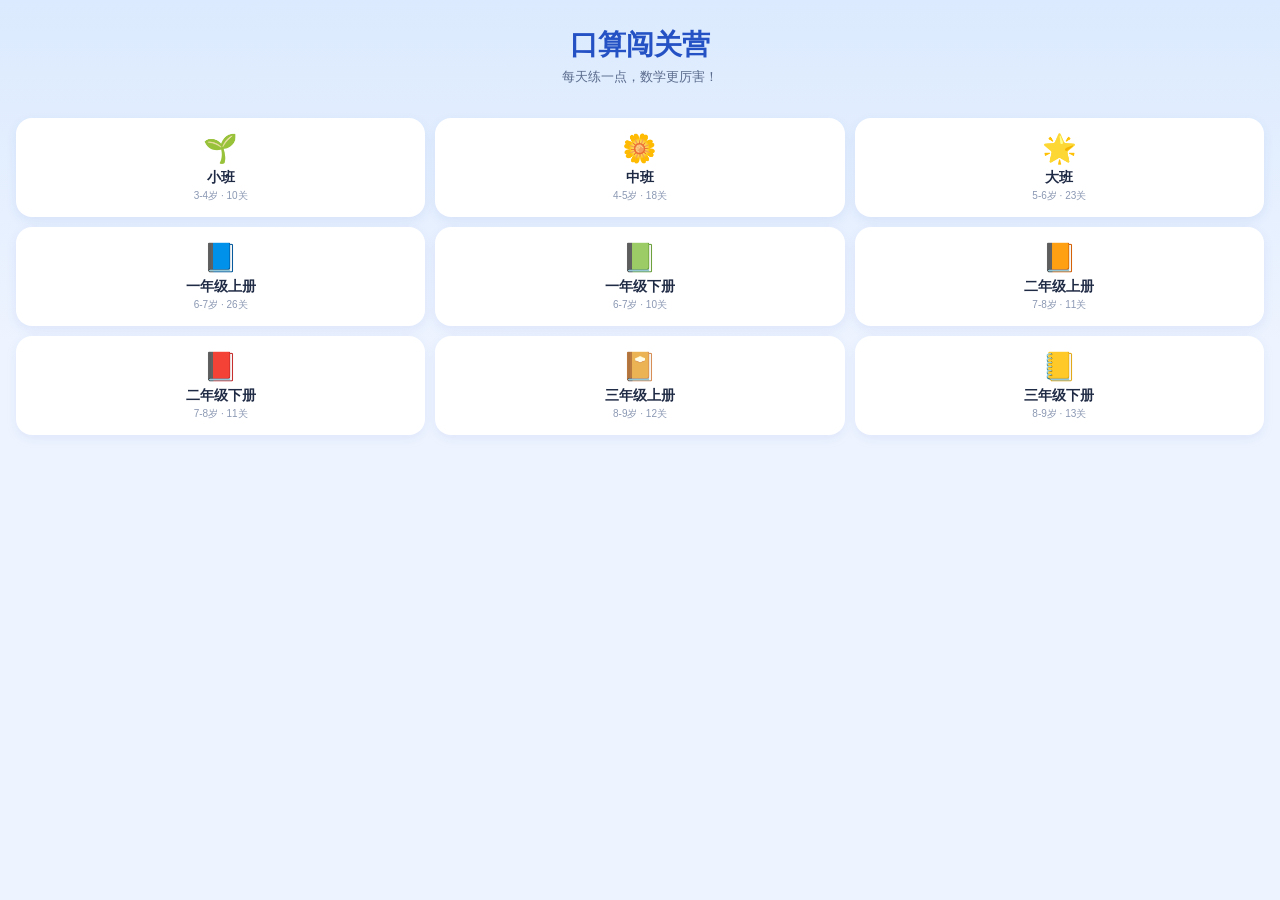
<file: 口算闯关营-index-1.html>
<!DOCTYPE html>
<html lang="zh-CN">
<head>
<meta charset="UTF-8">
<meta name="viewport" content="width=device-width, initial-scale=1.0, viewport-fit=cover, maximum-scale=1.0, user-scalable=no">
<title>口算闯关营</title>
<style>
* { box-sizing: border-box; margin: 0; padding: 0; -webkit-tap-highlight-color: transparent; }
html, body { height: 100%; font-family: -apple-system,"PingFang SC","Microsoft YaHei",sans-serif; background:#eef4ff; color:#1f2a44; overscroll-behavior:none; }
button { font-family: inherit; border: none; cursor: pointer; }
.screen { height: 100vh; height: 100dvh; width: 100%; overflow: hidden; }

/* ===== 首页 ===== */
.home-wrap { height:100%; display:flex; flex-direction:column; padding:20px 16px; background:linear-gradient(180deg,#dbeafe,#eef4ff 40%); overflow-y:auto; }
.home-title { font-size:28px; font-weight:800; color:#2451c4; text-align:center; margin-top:6px; }
.home-sub { font-size:13px; color:#5a6b8c; text-align:center; margin:4px 0 6px; }
.streak-display { text-align:center; font-size:13px; color:#ff7a00; font-weight:700; min-height:18px; margin-bottom:8px; }
.stage-list { display:grid; grid-template-columns: repeat(3,1fr); gap:10px; }
.stage-card { background:#fff; border-radius:16px; padding:14px 6px; text-align:center; box-shadow:0 4px 12px rgba(36,81,196,.08); }
.stage-card.soon { opacity:.45; }
.stage-icon { font-size:28px; }
.stage-name { font-size:14px; font-weight:700; margin-top:4px; }
.stage-sub { font-size:10px; color:#8b98b3; margin-top:2px; }

/* ===== 顶栏 ===== */
.topbar { height:56px; display:flex; align-items:center; justify-content:space-between; padding:max(10px,env(safe-area-inset-top)) 14px 0 14px; background:#fff; border-bottom:1px solid #e6ecf9; flex-shrink:0; }
.back-btn { background:none; font-size:15px; color:#2451c4; font-weight:600; }
.topbar-title { font-size:15px; font-weight:700; }

/* ===== 地图 ===== */
.map-scroll { height:calc(100% - 56px); overflow-y:auto; padding:14px; }
.level-node { display:flex; align-items:center; gap:12px; background:#fff; border-radius:14px; padding:12px 14px; margin-bottom:9px; box-shadow:0 2px 8px rgba(36,81,196,.06); }
.level-node.locked { opacity:.5; }
.level-node.current { border:2px solid #4f7dfb; }
.level-badge { width:38px; height:38px; border-radius:50%; display:flex; align-items:center; justify-content:center; font-weight:800; color:#fff; flex-shrink:0; font-size:14px; }
.level-badge.done { background:#ffb300; }
.level-badge.current { background:#4f7dfb; }
.level-badge.locked { background:#b7c2da; }
.level-info-name { font-size:14px; font-weight:700; }
.level-info-sub { font-size:11px; color:#8b98b3; margin-top:2px; }

/* ===== 答题页 ===== */
.answer-page { height:100%; display:flex; flex-direction:column; }
.answer-topbar { height:auto; min-height:56px; padding-bottom:6px; flex-direction:column; align-items:stretch; gap:3px; position:relative; }
.topbar-mid { display:flex; justify-content:space-between; align-items:center; }
.topbar-stats { display:flex; gap:10px; font-size:12px; font-weight:700; }
.dot-green { color:#16a34a; } .dot-red { color:#dc2626; }
.timer { position:absolute; right:14px; top:max(10px,env(safe-area-inset-top)); font-size:12px; font-weight:700; color:#2451c4; background:#eef4ff; padding:4px 9px; border-radius:10px; }

.question-area { flex:1; min-height:0; display:flex; align-items:center; justify-content:center; padding:6px 16px; position:relative; }
.question-card { width:100%; max-width:420px; background:#fff; border-radius:20px; box-shadow:0 8px 24px rgba(36,81,196,.1); display:flex; align-items:center; justify-content:center; font-size:clamp(24px,7vw,42px); font-weight:800; letter-spacing:1px; padding:clamp(10px,4vh,26px) 12px; text-align:center; min-height:70px; }
.question-card.correct { background:#e8fbe9; }
.question-card.wrong { background:#fdecec; }

.speak-btn { flex-shrink:0; margin:0 auto 4px; display:block; background:#eef4ff; color:#2451c4; font-size:13px; font-weight:600; padding:6px 16px; border-radius:20px; }

/* 数字键盘块：答案显示框 + 键盘 */
#arith-block { flex-shrink:0; display:flex; flex-direction:column; }
.answer-display { flex-shrink:0; margin:0 16px 6px; min-height:38px; background:#fff; border-radius:12px; display:flex; align-items:center; justify-content:center; font-size:22px; font-weight:700; border:2px solid #4f7dfb; }
.answer-display.placeholder { color:#b7c2da; font-size:15px; font-weight:500; border-color:#e6ecf9; }
.keypad { display:grid; grid-template-columns:repeat(3,1fr); gap:6px; padding:6px 12px max(8px,env(safe-area-inset-bottom)); }
.keypad button { height:clamp(38px,6.5vh,52px); border-radius:12px; background:#fff; font-size:19px; font-weight:700; box-shadow:0 2px 6px rgba(36,81,196,.08); }
.keypad .key-func { background:#fff1f1; color:#dc2626; font-size:14px; }
.keypad .key-confirm { grid-column:span 3; background:linear-gradient(135deg,#4f7dfb,#2451c4); color:#fff; font-size:17px; }

/* 选择题块 */
#choice-block { flex-shrink:0; display:none; grid-template-columns:repeat(2,1fr); gap:10px; padding:8px 16px max(14px,env(safe-area-inset-bottom)); }
.choice-opt { min-height:64px; border-radius:16px; background:#fff; font-size:22px; font-weight:700; box-shadow:0 3px 10px rgba(36,81,196,.1); padding:8px; }
.choice-opt:disabled { opacity:.85; }
.choice-opt.opt-correct { background:#dcfce7; border:2px solid #16a34a; }
.choice-opt.opt-wrong { background:#fee2e2; border:2px solid #dc2626; }

/* 幼儿园模式：更轻松可爱的配色 */
body.kg-mode .question-card { background:#fffdf5; }
body.kg-mode .choice-opt { border-radius:20px; }

/* 连击称号浮层 */
.combo-badge { position:absolute; left:50%; top:14%; transform:translate(-50%,0) scale(.6); display:flex; align-items:center; gap:8px; padding:10px 20px; border-radius:999px; font-weight:800; color:#fff; font-size:18px; opacity:0; pointer-events:none; animation:badgePop 1.4s ease forwards; box-shadow:0 8px 24px rgba(0,0,0,.2); z-index:5; }
@keyframes badgePop { 0%{opacity:0;transform:translate(-50%,10px) scale(.5);} 15%{opacity:1;transform:translate(-50%,0) scale(1.1);} 25%{transform:translate(-50%,0) scale(1);} 80%{opacity:1;} 100%{opacity:0;transform:translate(-50%,-10px) scale(.9);} }
.badge-lv1{background:linear-gradient(135deg,#ff9966,#ff5e3a);}
.badge-lv2{background:linear-gradient(135deg,#ffd166,#ff9f1c);box-shadow:0 0 24px rgba(255,159,28,.5);}
.badge-lv3{background:linear-gradient(135deg,#9d6bff,#5b3df0);}
.badge-lv4{background:linear-gradient(135deg,#ffd700,#2451c4);box-shadow:0 0 30px rgba(255,215,0,.6);}
.badge-lv5{background:linear-gradient(135deg,#ff3d81,#ffb300);box-shadow:0 0 40px rgba(255,61,129,.7);}

/* ===== 结算页 ===== */
.settlement-wrap { height:100%; overflow-y:auto; display:flex; flex-direction:column; align-items:center; padding:36px 20px max(20px,env(safe-area-inset-bottom)); text-align:center; gap:12px; }
.settle-emoji { font-size:56px; }
.settle-title { font-size:24px; font-weight:800; color:#16a34a; }
.settle-title.fail { color:#dc2626; }
.settle-stats { display:flex; gap:12px; width:100%; max-width:380px; margin:8px 0; justify-content:center; }
.stat-box { flex:1; border-radius:16px; padding:14px 8px; max-width:180px; }
.stat-green{background:#e8fbe9;} .stat-blue{background:#eaf1ff;}
.stat-num{font-size:24px;font-weight:800;}
.stat-green .stat-num{color:#16a34a;} .stat-blue .stat-num{color:#2451c4;}
.stat-label{font-size:11px;color:#8b98b3;margin-top:3px;}
#stat-stars { font-size:34px; color:#ffb300; }
.settle-titles-label{font-size:13px;color:#8b98b3;}
.settle-titles{display:flex;flex-wrap:wrap;gap:8px;justify-content:center;max-width:400px;}
.settle-titles .pill{display:flex;align-items:center;gap:6px;padding:8px 16px;border-radius:999px;color:#fff;font-weight:700;font-size:13px;}
.btn-primary{background:linear-gradient(135deg,#4f7dfb,#2451c4);color:#fff;font-size:16px;font-weight:700;padding:15px 26px;border-radius:16px;box-shadow:0 6px 16px rgba(36,81,196,.3);}
.btn-primary.big{width:100%;max-width:340px;}
.btn-secondary{background:#fff;color:#2451c4;border:1.5px solid #cfdcff;font-size:14px;font-weight:600;padding:11px 18px;border-radius:14px;flex:1;}
.settle-secondary{display:flex;gap:10px;width:100%;max-width:340px;margin-top:2px;}
</style>
</head>
<body>

<!-- 首页 -->
<div id="screen-home" class="screen">
  <div class="home-wrap">
    <h1 class="home-title">口算闯关营</h1>
    <p class="home-sub">每天练一点，数学更厉害！</p>
    <div class="streak-display" id="streak-display"></div>
    <div class="stage-list" id="stage-list"></div>
  </div>
</div>

<!-- 地图页 -->
<div id="screen-map" class="screen" style="display:none;">
  <div class="topbar">
    <button class="back-btn" onclick="goHome()">← 返回</button>
    <div class="topbar-title" id="map-stage-title">地图</div>
    <div style="width:44px;"></div>
  </div>
  <div class="map-scroll" id="map-list"></div>
</div>

<!-- 答题页 -->
<div id="screen-answer" class="screen" style="display:none;">
  <div class="answer-page">
    <div class="topbar answer-topbar">
      <button class="back-btn" id="back-btn-answer">← 返回</button>
      <div class="topbar-mid">
        <div class="topbar-title" id="level-title">关卡</div>
        <div class="topbar-stats" id="elem-hud">
          <span id="qindex">第1题</span>
          <span class="dot-green" id="correct-count">🟢0</span>
          <span class="dot-red" id="wrong-count">🔴0</span>
        </div>
        <div class="topbar-stats" id="kg-hud" style="display:none;"><span id="qindex-kg"></span></div>
      </div>
      <div class="timer" id="timer">10:00</div>
    </div>

    <div class="question-area">
      <div class="question-card" id="question-card"></div>
      <div id="combo-badge-layer"></div>
    </div>

    <button class="speak-btn" onclick="manualSpeak()">🔊 再读一遍</button>

    <div id="arith-block">
      <div class="answer-display placeholder" id="answer-display">请输入答案</div>
      <div class="keypad">
        <button onclick="keypadInput('1')">1</button><button onclick="keypadInput('2')">2</button><button onclick="keypadInput('3')">3</button>
        <button onclick="keypadInput('4')">4</button><button onclick="keypadInput('5')">5</button><button onclick="keypadInput('6')">6</button>
        <button onclick="keypadInput('7')">7</button><button onclick="keypadInput('8')">8</button><button onclick="keypadInput('9')">9</button>
        <button class="key-func" onclick="keypadClear()">清除</button><button onclick="keypadInput('0')">0</button><button class="key-func" onclick="keypadDelete()">删除</button>
        <button class="key-confirm" onclick="keypadConfirm()">确定</button>
      </div>
    </div>

    <div id="choice-block"></div>
  </div>
</div>

<!-- 结算页 -->
<div id="screen-settlement" class="screen" style="display:none;">
  <div class="settlement-wrap">
    <div class="settle-emoji" id="settle-emoji">🎉</div>
    <div class="settle-title" id="settle-title">闯关成功！</div>
    <div class="settle-stats">
      <div class="stat-box stat-green" id="stat-correct-wrap">
        <div class="stat-num" id="stat-correct">-</div>
        <div class="stat-label">首轮正确</div>
      </div>
      <div class="stat-box stat-green" id="stat-stars-wrap" style="display:none;">
        <div id="stat-stars">★★★</div>
        <div class="stat-label">本关评价</div>
      </div>
      <div class="stat-box stat-blue">
        <div class="stat-num" id="stat-time">00:00</div>
        <div class="stat-label">用时</div>
      </div>
    </div>
    <div class="settle-titles-label" id="titles-label">🎖 本关评级</div>
    <div class="settle-titles" id="settle-titles"></div>
    <button class="btn-primary big" id="btn-next-level" onclick="challengeNext()">挑战下一关</button>
    <div class="settle-secondary">
      <button class="btn-secondary" onclick="goToCurrentMap()">返回地图</button>
      <button class="btn-secondary" onclick="retryLevel()">再玩一次</button>
    </div>
  </div>
</div>

<!-- 失败页 -->
<div id="screen-failed" class="screen" style="display:none;">
  <div class="settlement-wrap">
    <div class="settle-emoji">😅</div>
    <div class="settle-title fail">挑战失败，再来一次吧！</div>
    <button class="btn-primary big" onclick="retryLevel()">重新挑战</button>
    <div class="settle-secondary">
      <button class="btn-secondary" onclick="goToCurrentMap()">返回地图</button>
    </div>
  </div>
</div>

<script>
// ===== 通用工具 =====
function shuffle(arr) {
  const a = arr.slice();
  for (let i = a.length - 1; i > 0; i--) {
    const j = Math.floor(Math.random() * (i + 1));
    [a[i], a[j]] = [a[j], a[i]];
  }
  return a;
}
function pick(pool, n) { return shuffle(pool).slice(0, Math.min(n, pool.length)); }
function randInt(min, max) { return Math.floor(Math.random() * (max - min + 1)) + min; }

// ===== 算术题生成（数字键盘类） =====
function numText(n) { return String(n); }

function makeArith(a, op, b, answer) {
  const opWord = op === '+' ? '加' : '减';
  return {
    type: 'arith',
    expression: `${a} ${op} ${b} = ?`,
    answer,
    speechText: `${numText(a)}${opWord}${numText(b)}等于多少`
  };
}

function genAddPool(max, opts = {}) {
  const { noCarry = false, mustCarry = false, minSum = 0, minA = 0 } = opts;
  const pool = [];
  for (let a = minA; a <= max; a++) {
    for (let b = 0; b <= max; b++) {
      const sum = a + b;
      if (sum > max) continue;
      if (sum < minSum) continue;
      if (noCarry && (a % 10 + b % 10) >= 10) continue;
      if (mustCarry && (a % 10 + b % 10) < 10) continue;
      if (a === 0 && b === 0) continue;
      pool.push(makeArith(a, '+', b, sum));
    }
  }
  return pool;
}
function genSubPool(max, opts = {}) {
  const { noBorrow = null, minA = 0 } = opts;
  const pool = [];
  for (let a = minA; a <= max; a++) {
    for (let b = 0; b <= a; b++) {
      const diff = a - b;
      if (noBorrow === true && (a % 10) < (b % 10)) continue;
      if (noBorrow === false && (a % 10) >= (b % 10)) continue;
      if (a === 0 && b === 0) continue;
      pool.push(makeArith(a, '-', b, diff));
    }
  }
  return pool;
}
function genMixPool(max, opts = {}) {
  return shuffle([...genAddPool(max, opts), ...genSubPool(max, opts)]);
}

// 整十数加减整十数
function genTensAddPool(max) {
  const pool = [];
  for (let a = 10; a <= max; a += 10) for (let b = 10; b <= max; b += 10) {
    if (a + b <= max) pool.push(makeArith(a, '+', b, a + b));
  }
  return pool;
}
function genTensSubPool(max) {
  const pool = [];
  for (let a = 20; a <= max; a += 10) for (let b = 10; b <= a; b += 10) {
    pool.push(makeArith(a, '-', b, a - b));
  }
  return pool;
}
// 两位数加减一位数（默认不进位/不退位，符合一下册教材顺序）
function genTwoOneAddPool(max, opts = {}) {
  const { mustCarry = false } = opts;
  const pool = [];
  for (let a = 10; a <= 99; a++) for (let b = 1; b <= 9; b++) {
    const sum = a + b;
    if (sum > max) continue;
    const carries = (a % 10 + b) >= 10;
    if (mustCarry && !carries) continue;
    if (!mustCarry && carries) continue;
    pool.push(makeArith(a, '+', b, sum));
  }
  return pool;
}
function genTwoOneSubPool(max, opts = {}) {
  const { mustBorrow = false } = opts;
  const pool = [];
  for (let a = 10; a <= max; a++) for (let b = 1; b <= 9; b++) {
    if (b > a) continue;
    const borrows = (a % 10) < b;
    if (mustBorrow && !borrows) continue;
    if (!mustBorrow && borrows) continue;
    pool.push(makeArith(a, '-', b, a - b));
  }
  return pool;
}
// 生成一个"取N题"的关卡内容函数（返回array，供 getLevelContent 调用）
function arithLevel(poolFn, count) {
  return () => pick(poolFn(), count);
}

// ===== 选择题生成（点选/选择题类，幼儿园及部分小学概念题共用） =====
// option: { label(展示文字/emoji), correct(bool), size(可选，用于大小/高矮对比的字号) }
function makeChoice(promptText, speechText, options) {
  return { type: 'choice', promptText, speechText, options: shuffle(options) };
}

function starsStr(n) { return '⭐'.repeat(n); }
function applesStr(n) { return '🍎'.repeat(n); }

window.KS = { shuffle, pick, randInt, makeArith, genAddPool, genSubPool, genMixPool,
  genTensAddPool, genTensSubPool, genTwoOneAddPool, genTwoOneSubPool,
  arithLevel, makeChoice, starsStr, applesStr };


// ===== 幼儿园阶段关卡内容 =====
(function () {
  const { makeChoice, starsStr, applesStr, randInt, arithLevel, genAddPool, genSubPool, genMixPool, shuffle, pick } = window.KS;

  // ---------- 小班 10关 ----------
  const XIAOBAN = [
    { name: '形状小侦探', content: () => [
      makeChoice('请找出圆形', '请找出圆形', [{label:'⚪',correct:true},{label:'⬜'},{label:'🔺'}]),
      makeChoice('请找出方形', '请找出方形', [{label:'🔺'},{label:'⬜',correct:true},{label:'⚪'}]),
      makeChoice('请找出三角形', '请找出三角形', [{label:'⬜'},{label:'⚪'},{label:'🔺',correct:true}]),
      makeChoice('请找出圆形', '请找出圆形', [{label:'🔺'},{label:'⚪',correct:true},{label:'⬜'}]),
      makeChoice('请找出方形', '请找出方形', [{label:'⚪'},{label:'🔺'},{label:'⬜',correct:true}]),
    ]},
    { name: '大小比一比', content: () => [
      makeChoice('哪个更大呀', '哪个更大呀', [{label:'🍎',size:64,correct:true},{label:'🍎',size:26}]),
      makeChoice('哪个更小呀', '哪个更小呀', [{label:'🍉',size:60},{label:'🍉',size:24,correct:true}]),
      makeChoice('哪个更大呀', '哪个更大呀', [{label:'⚽',size:30},{label:'⚽',size:68,correct:true}]),
      makeChoice('哪个更小呀', '哪个更小呀', [{label:'🐟',size:22,correct:true},{label:'🐟',size:58}]),
    ]},
    { name: '谁多谁少', content: () => [
      makeChoice('哪边星星更多', '哪边星星更多', [{label:starsStr(2)},{label:starsStr(5),correct:true}]),
      makeChoice('哪边苹果更少', '哪边苹果更少', [{label:applesStr(4)},{label:applesStr(1),correct:true}]),
      makeChoice('哪边星星更多', '哪边星星更多', [{label:starsStr(6),correct:true},{label:starsStr(3)}]),
      makeChoice('哪边苹果更少', '哪边苹果更少', [{label:applesStr(2),correct:true},{label:applesStr(5)}]),
    ]},
    { name: '高矮排排队', content: () => [
      makeChoice('谁更高呀', '谁更高呀', [{label:'🌳',size:70,correct:true},{label:'🌳',size:26}]),
      makeChoice('谁更矮呀', '谁更矮呀', [{label:'🕯',size:60},{label:'🕯',size:22,correct:true}]),
      makeChoice('谁更高呀', '谁更高呀', [{label:'🦒',size:28},{label:'🦒',size:66,correct:true}]),
    ]},
    { name: '数数小能手', content: () => [1,2,3,4,5].map(n =>
      makeChoice(`数一数：${starsStr(n)}`, '数一数，一共有几个星星', shuffle([
        {label:String(n),correct:true},
        {label:String(Math.max(1,n-1))},
        {label:String(Math.min(5,n+1))}
      ]))
    )},
    { name: '数字宝宝找朋友', content: () => [1,2,3,4,5].map(n =>
      makeChoice(`请选出${n}个苹果`, `请选出${n}个苹果`, shuffle([
        {label:applesStr(n),correct:true},
        {label:applesStr(Math.max(1,n-1))},
        {label:applesStr(Math.min(5,n+1))}
      ]))
    )},
    { name: '数字捉迷藏', content: () => [1,2,3,4,5].map(n =>
      makeChoice(`${starsStr(n)} 这是数字几`, `一共这么多星星，这是数字几`, shuffle([
        {label:String(n),correct:true},
        {label:String(Math.max(1,n-1))},
        {label:String(Math.min(5,n+1))}
      ]))
    )},
    { name: '数字小火车', content: () => [
      makeChoice('1，2，（ ），4', '1、2、空格、4，空格应该填几', [{label:'3',correct:true},{label:'5'},{label:'1'}]),
      makeChoice('（ ），2，3，4', '空格、2、3、4，空格应该填几', [{label:'5'},{label:'1',correct:true},{label:'3'}]),
      makeChoice('2，3，（ ），5', '2、3、空格、5，空格应该填几', [{label:'4',correct:true},{label:'6'},{label:'2'}]),
    ]},
    { name: '一个和许多', content: () => [
      makeChoice(`${applesStr(1)} 这是一个还是许多`, '这是一个还是许多', [{label:'一个',correct:true},{label:'许多'}]),
      makeChoice(`${applesStr(6)} 这是一个还是许多`, '这是一个还是许多', [{label:'一个'},{label:'许多',correct:true}]),
      makeChoice(`${starsStr(1)} 这是一个还是许多`, '这是一个还是许多', [{label:'一个',correct:true},{label:'许多'}]),
      makeChoice(`${starsStr(7)} 这是一个还是许多`, '这是一个还是许多', [{label:'一个'},{label:'许多',correct:true}]),
    ]},
    { name: '综合复习', content: () => {
      const all = [
        ...XIAOBAN[0].content(), ...XIAOBAN[2].content(), ...XIAOBAN[4].content(),
        ...XIAOBAN[6].content(), ...XIAOBAN[8].content()
      ];
      return pick(all, 8);
    }},
  ];

  // ---------- 中班 15+3=18关 ----------
  const ZHONGBAN = [
    { name: '数数小明星', content: () => [6,7,8,9,10].map(n =>
      makeChoice(`数一数：${starsStr(n)}`, '数一数，一共有几个星星', shuffle([
        {label:String(n),correct:true},{label:String(n-2)},{label:String(Math.min(10,n+2))}
      ]))
    )},
    { name: '数字配送员', content: () => [6,7,8,9,10].map(n =>
      makeChoice(`请选出${n}个苹果`, `请选出${n}个苹果`, shuffle([
        {label:applesStr(n),correct:true},{label:applesStr(n-2)},{label:applesStr(Math.min(10,n+2))}
      ]))
    )},
    { name: '数字好朋友', content: () => [6,7,8,9,10].map(n =>
      makeChoice(`${starsStr(n)} 这是数字几`, '一共这么多，这是数字几', shuffle([
        {label:String(n),correct:true},{label:String(n-1)},{label:String(Math.min(10,n+1))}
      ]))
    )},
    { name: '谁最多', content: () => [
      makeChoice('哪组最多', '哪组最多', [{label:starsStr(4)},{label:starsStr(9),correct:true},{label:starsStr(6)}]),
      makeChoice('哪组最少', '哪组最少', [{label:starsStr(8)},{label:starsStr(3),correct:true},{label:starsStr(5)}]),
      makeChoice('哪组最多', '哪组最多', [{label:applesStr(7)},{label:applesStr(2)},{label:applesStr(10),correct:true}]),
    ]},
    { name: '数字排排坐', content: () => [
      makeChoice('5，6，（ ），8', '5、6、空格、8，填几', [{label:'7',correct:true},{label:'9'},{label:'4'}]),
      makeChoice('（ ），8，9，10', '空格、8、9、10，填几', [{label:'11'},{label:'7',correct:true},{label:'6'}]),
      makeChoice('7，（ ），9，10', '7、空格、9、10，填几', [{label:'8',correct:true},{label:'6'},{label:'11'}]),
    ]},
    { name: '变来变去都一样', content: () => [
      makeChoice(`${starsStr(5)} 换个排法还是这样：⭐⭐ ⭐⭐⭐ 一共还是几个`, '不管怎么摆，一共还是几个', [{label:'5',correct:true},{label:'4'},{label:'6'}]),
      makeChoice('5个苹果分成两堆，2个和3个，一共还是几个', '5个苹果分成两堆，一共还是几个', [{label:'5',correct:true},{label:'6'},{label:'4'}]),
    ]},
    { name: '数字分分乐', content: () => [
      makeChoice('10可以分成6和几', '10可以分成6和几', [{label:'4',correct:true},{label:'5'},{label:'3'}]),
      makeChoice('10可以分成3和几', '10可以分成3和几', [{label:'6'},{label:'7',correct:true},{label:'8'}]),
      makeChoice('8可以分成5和几', '8可以分成5和几', [{label:'3',correct:true},{label:'4'},{label:'2'}]),
      makeChoice('9可以分成4和几', '9可以分成4和几', [{label:'6'},{label:'5',correct:true},{label:'4'}]),
    ]},
    { name: '排队小达人', content: () => [
      makeChoice('🐰🐱🐶🐷🐭 小猫排第几', '排队里，小猫排第几', [{label:'第1个'},{label:'第2个',correct:true},{label:'第3个'}]),
      makeChoice('🐰🐱🐶🐷🐭 小狗排第几', '排队里，小狗排第几', [{label:'第2个'},{label:'第4个'},{label:'第3个',correct:true}]),
    ]},
    { name: '规律小侦探', content: () => [
      makeChoice('🔴🔵🔴🔵（ ）下一个是什么', 'ABAB规律，下一个是什么', [{label:'🔴',correct:true},{label:'🔵'}]),
      makeChoice('⭐🌙⭐🌙（ ）下一个是什么', 'ABAB规律，下一个是什么', [{label:'⭐'},{label:'🌙',correct:true}]),
      makeChoice('🍎🍌🍎🍌（ ）下一个是什么', 'ABAB规律，下一个是什么', [{label:'🍎',correct:true},{label:'🍌'}]),
    ]},
    { name: '方位小探险', content: () => [
      makeChoice('🐦在树的上面还是下面', '小鸟在树的上面还是下面', [{label:'上面',correct:true},{label:'下面'}]),
      makeChoice('🐰在洞的里面还是外面', '兔子在洞的里面还是外面', [{label:'里面',correct:true},{label:'外面'}]),
    ]},
    { name: '数字在哪里', content: () => [
      makeChoice('生活中哪里能看到数字', '生活中哪里能看到数字', [{label:'🕐时钟',correct:true},{label:'🌳大树'}]),
      makeChoice('生活中哪里能看到数字', '生活中哪里能看到数字', [{label:'🌸小花'},{label:'💰钱',correct:true}]),
    ]},
    { name: '分类小管家', content: () => [
      makeChoice('🍎🍌🍎 哪种水果更多', '哪种水果更多', [{label:'苹果',correct:true},{label:'香蕉'}]),
      makeChoice('🔴🔵🔴🔴 哪种颜色更多', '哪种颜色更多', [{label:'红色',correct:true},{label:'蓝色'}]),
    ]},
    { name: '合在一起是多少', content: () => [1,2,3].map(() => {
      const a = randInt(1,3), b = randInt(1,2);
      return makeChoice(`${applesStr(a)} 和 ${applesStr(b)} 合起来是几个`, `${a}和${b}合起来是几个`, shuffle([
        {label:String(a+b),correct:true},{label:String(a+b+1)},{label:String(Math.max(1,a+b-1))}
      ]));
    })},
    { name: '还剩几个', content: () => [1,2,3].map(() => {
      const a = randInt(3,5), b = randInt(1,a-1);
      return makeChoice(`原来有${a}个，吃了${b}个，还剩几个`, `原来有${a}个，吃了${b}个，还剩几个`, shuffle([
        {label:String(a-b),correct:true},{label:String(a-b+1)},{label:String(Math.max(0,a-b-1))}
      ]));
    })},
    { name: '综合复习', content: () => pick([
        ...ZHONGBAN[0].content(), ...ZHONGBAN[3].content(), ...ZHONGBAN[6].content(),
        ...ZHONGBAN[9].content(), ...ZHONGBAN[12].content()
      ], 8)
    },
    // 新增3关：10以内加减法与综合
    { name: '加法小旅程', content: arithLevel(() => genAddPool(10), 10) },
    { name: '减法小旅程', content: arithLevel(() => genSubPool(10), 10) },
    { name: '加减大集合', content: arithLevel(() => genMixPool(10), 10) },
  ];

  // ---------- 大班 16+7=23关 ----------
  const DABAN = [
    { name: '数数大挑战', content: () => [12,15,18,20].map(n =>
      makeChoice(`从1数到${n}，最后一个数是几`, `从1数到${n}，最后一个数是几`, [{label:String(n),correct:true},{label:String(n-1)},{label:String(n+1)}])
    )},
    { name: '11-20好朋友', content: () => shuffle(Array.from({length:10},(_,i)=>i+11)).slice(0,6).map(n =>
      makeChoice(`这是数字几：${n}`, `这是数字几`, [{label:String(n),correct:true},{label:String(n-1)},{label:String(n+1)}])
    )},
    { name: '加法小高手', content: arithLevel(() => genAddPool(10), 12) },
    { name: '减法小高手', content: arithLevel(() => genSubPool(10), 12) },
    { name: '加减大闯关', content: arithLevel(() => genMixPool(10), 15) },
    { name: '数字分合大挑战', content: () => [
      makeChoice('10可以分成7和几', '10可以分成7和几', [{label:'2'},{label:'3',correct:true},{label:'4'}]),
      makeChoice('10可以分成4和几', '10可以分成4和几', [{label:'6',correct:true},{label:'5'},{label:'7'}]),
      makeChoice('9可以分成2和几', '9可以分成2和几', [{label:'6'},{label:'7',correct:true},{label:'8'}]),
      makeChoice('8可以分成3和几', '8可以分成3和几', [{label:'5',correct:true},{label:'4'},{label:'6'}]),
    ]},
    { name: '加法小进阶', content: arithLevel(() => genAddPool(20, {noCarry:true, minSum:11}), 15) },
    { name: '减法小进阶', content: arithLevel(() => genSubPool(20, {noBorrow:true, minA:11}), 15) },
    { name: '单双数大冒险', content: () => shuffle(Array.from({length:10},(_,i)=>i+1)).slice(0,6).map(n =>
      makeChoice(`${n}是单数还是双数`, `${n}是单数还是双数`, [{label:'单数',correct: n%2===1},{label:'双数',correct: n%2===0}])
    )},
    { name: '规律大师', content: () => [
      makeChoice('🔴🔵🟡🔴🔵🟡（ ）下一个是什么', 'ABC规律，下一个是什么', [{label:'🔴',correct:true},{label:'🔵'},{label:'🟡'}]),
      makeChoice('1，2，3，（ ），5', '递增规律，空格填几', [{label:'4',correct:true},{label:'6'},{label:'3'}]),
      makeChoice('2，4，6，（ ）', '递增规律(每次+2)，空格填几', [{label:'7'},{label:'8',correct:true},{label:'9'}]),
    ]},
    { name: '立体图形王国', content: () => [
      makeChoice('哪个是球体', '哪个是球体', [{label:'⚽',correct:true},{label:'📦'},{label:'🧊'}]),
      makeChoice('哪个是正方体', '哪个是正方体', [{label:'⚽'},{label:'🎲',correct:true},{label:'🥫'}]),
      makeChoice('哪个是圆柱体', '哪个是圆柱体', [{label:'🥫',correct:true},{label:'🎲'},{label:'⚽'}]),
    ]},
    { name: '时间小主人', content: () => [
      makeChoice('时针指8分针指12，是几点', '时针指着8，分针指着12，是几点', [{label:'8点',correct:true},{label:'12点'},{label:'8点半'}]),
      makeChoice('时针指3分针指12，是几点', '时针指着3，分针指着12，是几点', [{label:'12点'},{label:'3点',correct:true},{label:'9点'}]),
      makeChoice('时针指6分针指12，是几点', '时针指着6，分针指着12，是几点', [{label:'6点',correct:true},{label:'12点'},{label:'9点'}]),
    ]},
    { name: '小小采购员', content: () => [
      makeChoice('买1元的东西，应该用哪张钱', '买1元的东西，应该用哪张钱', [{label:'1元',correct:true},{label:'5元'},{label:'10元'}]),
      makeChoice('买5元的东西，应该用哪张钱', '买5元的东西，应该用哪张钱', [{label:'1元'},{label:'5元',correct:true},{label:'10元'}]),
      makeChoice('两张1元合起来是多少钱', '两张1元合起来是多少钱', [{label:'1元'},{label:'2元',correct:true},{label:'10元'}]),
    ]},
    { name: '看图列式', content: () => [
      makeChoice(`${applesStr(3)}和${applesStr(2)}合起来，用什么算式`, '3个苹果和2个苹果合起来，用什么算式', [{label:'3+2',correct:true},{label:'3-2'},{label:'2-3'}]),
      makeChoice(`${applesStr(5)}吃掉2个，用什么算式`, '5个苹果吃掉2个，用什么算式', [{label:'5+2'},{label:'5-2',correct:true},{label:'2-5'}]),
    ]},
    { name: '生活数学家', content: () => [
      makeChoice('小明有5支笔，送给小红2支，还剩几支', '小明有5支笔，送给小红2支，还剩几支', [{label:'3支',correct:true},{label:'7支'},{label:'2支'}]),
      makeChoice('小红有3颗糖，妈妈又给了2颗，一共几颗', '小红有3颗糖，妈妈又给了2颗，一共几颗', [{label:'5颗',correct:true},{label:'1颗'},{label:'6颗'}]),
    ]},
    { name: '大班数学小状元', content: () => pick([
        ...DABAN[2].content(), ...DABAN[3].content(), ...DABAN[6].content(), ...DABAN[7].content(),
        ...DABAN[9].content(), ...DABAN[13].content()
      ], 10)
    },
    // 新增7关
    { name: '20以内加法闯关', content: arithLevel(() => genAddPool(20, {minSum:11}), 15) },
    { name: '20以内减法闯关', content: arithLevel(() => genSubPool(20, {minA:11}), 15) },
    { name: '20以内综合挑战', content: arithLevel(() => genMixPool(20, {minA:11}), 15) },
    { name: '30以内加法闯关', content: arithLevel(() => genAddPool(30, {minSum:21}), 15) },
    { name: '30以内减法闯关', content: arithLevel(() => genSubPool(30, {minA:21}), 15) },
    { name: '30以内综合挑战', content: arithLevel(() => genMixPool(30, {minA:21}), 15) },
    { name: '大班算术小状元', content: arithLevel(() => genMixPool(30), 18) },
  ];

  window.KS_KG_CONTENT = { XIAOBAN, ZHONGBAN, DABAN };
})();


// ===== 一年级上册关卡内容（小学完整机制） =====
(function () {
  const { makeChoice, applesStr, randInt, arithLevel, genAddPool, genSubPool, genMixPool, shuffle, pick, makeArith } = window.KS;

  // 三数连加连减（简化：a+b+c 或 a-b-c，左到右计算）
  function make3(a, op1, b, op2, c) {
    const v1 = op1 === '+' ? a + b : a - b;
    const answer = op2 === '+' ? v1 + c : v1 - c;
    const w1 = op1 === '+' ? '加' : '减';
    const w2 = op2 === '+' ? '加' : '减';
    return {
      type: 'arith',
      expression: `${a} ${op1} ${b} ${op2} ${c} = ?`,
      answer,
      speechText: `${a}${w1}${b}${w2}${c}等于多少`
    };
  }
  function gen3Pool(max, ops) {
    const pool = [];
    for (let a = 0; a <= max; a++) for (let b = 0; b <= max; b++) for (let c = 0; c <= max; c++) {
      for (const [op1, op2] of ops) {
        const v1 = op1 === '+' ? a + b : a - b;
        if (v1 < 0 || v1 > max) continue;
        const ans = op2 === '+' ? v1 + c : v1 - c;
        if (ans < 0 || ans > max) continue;
        if (a===0 && b===0 && c===0) continue;
        pool.push(make3(a, op1, b, op2, c));
      }
    }
    return pool;
  }

  const Y1S1 = [
    { name: '1-5的认识', content: () => [1,2,3,4,5].map(n =>
      makeChoice(`${applesStr(n)} 这是数字几`, '这是数字几', shuffle([
        {label:String(n),correct:true},{label:String(Math.max(1,n-1))},{label:String(Math.min(5,n+1))}
      ]))
    )},
    { name: '比大小', content: () => [[3,5],[7,2],[4,4],[8,6]].map(([a,b]) =>
      makeChoice(`${a} 和 ${b} 比，哪个符号对`, `${a}和${b}比大小，选哪个符号`, [
        {label:'>',correct: a>b},{label:'<',correct: a<b},{label:'=',correct: a===b}
      ])
    )},
    { name: '第几（序数）', content: () => [
      makeChoice('🐰🐱🐶🐷🐭 小狗排第几', '小狗排第几', [{label:'第3个',correct:true},{label:'第2个'},{label:'第4个'}]),
      makeChoice('🐰🐱🐶🐷🐭 从右数小猫排第几', '从右边数，小猫排第几', [{label:'第4个',correct:true},{label:'第2个'},{label:'第1个'}]),
    ]},
    { name: '分与合(2-5)', content: () => [
      makeChoice('4可以分成1和几', '4可以分成1和几', [{label:'3',correct:true},{label:'2'},{label:'4'}]),
      makeChoice('5可以分成2和几', '5可以分成2和几', [{label:'2'},{label:'3',correct:true},{label:'4'}]),
      makeChoice('3可以分成1和几', '3可以分成1和几', [{label:'2',correct:true},{label:'3'},{label:'1'}]),
    ]},
    { name: '5以内加法', content: arithLevel(() => genAddPool(5), 12) },
    { name: '5以内减法', content: arithLevel(() => genSubPool(5), 12) },
    { name: '0的认识', content: () => [
      makeChoice('盘子里一个苹果都没有，用数字几表示', '盘子里一个苹果都没有，用数字几表示', [{label:'0',correct:true},{label:'1'},{label:'2'}]),
      makeChoice('3-3等于几', '3减3等于几', [{label:'0',correct:true},{label:'3'},{label:'1'}]),
    ]},
    { name: '6-10的认识', content: () => [6,7,8,9,10].map(n =>
      makeChoice(`这是数字几：${n}`, '这是数字几', shuffle([
        {label:String(n),correct:true},{label:String(n-1)},{label:String(Math.min(10,n+1))}
      ]))
    )},
    { name: '6-10加减法', content: arithLevel(() => genMixPool(10, {minA:6}), 14) },
    { name: '10以内连加连减', content: arithLevel(() => gen3Pool(10, [['+','+'],['-','-']]), 12) },
    { name: '10以内加减混合', content: arithLevel(() => gen3Pool(10, [['+','-'],['-','+']]), 12) },
    { name: '11-20各数的认识', content: () => shuffle(Array.from({length:10},(_,i)=>i+11)).slice(0,6).map(n =>
      makeChoice(`这是数字几：${n}`, '这是数字几', [{label:String(n),correct:true},{label:String(n-1)},{label:String(n+1)}])
    )},
    { name: '20以内不进位加法', content: arithLevel(() => genAddPool(20, {noCarry:true, minSum:11}), 15) },
    { name: '20以内不退位减法', content: arithLevel(() => genSubPool(20, {noBorrow:true, minA:11}), 15) },
    { name: '认识钟表(整点)', content: () => [1,3,6,9,12].map(h =>
      makeChoice(`时针指${h}分针指12，是几点`, `时针指着${h}，分针指着12，是几点`, shuffle([
        {label:`${h}点`,correct:true},{label:`${h===12?1:h+1}点`},{label:'12点'}
      ]))
    )},
    { name: '20以内进位加法', content: arithLevel(() => genAddPool(20, {mustCarry:true}), 15) },
    { name: '综合复习', content: () => pick([
        ...genMixPool(20,{minA:6}).slice(0,20)
      ], 15)
    },
    // 新增9关
    { name: '加法进阶营', content: arithLevel(() => genAddPool(20, {minA:10, minSum:11}), 16) },
    { name: '减法进阶营', content: arithLevel(() => genSubPool(20, {minA:10}), 16) },
    { name: '进阶综合挑战', content: arithLevel(() => genMixPool(20, {minA:10}), 18) },
    { name: '加法再进阶', content: arithLevel(() => genAddPool(30, {minA:15, minSum:21}), 16) },
    { name: '减法再进阶', content: arithLevel(() => genSubPool(30, {minA:20}), 16) },
    { name: '综合再挑战', content: arithLevel(() => genMixPool(30, {minA:20}), 18) },
    { name: '加法大师营', content: arithLevel(() => genAddPool(50, {minA:25, minSum:31}), 18) },
    { name: '减法大师营', content: arithLevel(() => genSubPool(50, {minA:30}), 18) },
    { name: '一年级算术小达人', content: arithLevel(() => genMixPool(50, {minA:10}), 20) },
  ];

  window.KS_Y1S1_CONTENT = Y1S1;
})();


// ===== 一年级下册关卡内容 =====
(function () {
  const { makeChoice, randInt, arithLevel, genSubPool, genTensAddPool, genTensSubPool,
    genTwoOneAddPool, genTwoOneSubPool, shuffle, pick } = window.KS;

  const Y1S2 = [
    { name: '20以内退位减法', content: arithLevel(() => genSubPool(20, { noBorrow: false, minA: 11 }), 15) },
    { name: '100以内数的认识', content: () => shuffle(Array.from({length:80},(_,i)=>i+20)).slice(0,7).map(n =>
      makeChoice(`这是数字几：${n}`, '这是数字几', shuffle([
        {label:String(n),correct:true},{label:String(n-1)},{label:String(n+2)}
      ]))
    )},
    { name: '数的大小比较', content: () => Array.from({length:6},() => {
      const a = randInt(10,99), b = randInt(10,99);
      return makeChoice(`${a} 和 ${b} 比，哪个符号对`, `${a}和${b}比大小，选哪个符号`, [
        {label:'>',correct:a>b},{label:'<',correct:a<b},{label:'=',correct:a===b}
      ]);
    })},
    { name: '认识人民币', content: () => [
      makeChoice('1元=多少角', '1元等于多少角', [{label:'10角',correct:true},{label:'1角'},{label:'100角'}]),
      makeChoice('哪个是"角"', '哪个是角', [{label:'1角',correct:true},{label:'1元'},{label:'1分'}]),
      makeChoice('1角=多少分', '1角等于多少分', [{label:'10分',correct:true},{label:'1分'},{label:'100分'}]),
    ]},
    { name: '小小收银员', content: () => Array.from({length:5},() => {
      const a = randInt(1,5), b = randInt(1,5);
      return makeChoice(`${a}元和${b}元合起来是多少钱`, `${a}元和${b}元合起来是多少钱`, shuffle([
        {label:`${a+b}元`,correct:true},{label:`${a+b+1}元`},{label:`${Math.max(1,a+b-1)}元`}
      ]));
    })},
    { name: '整十加减法', content: arithLevel(() => [...genTensAddPool(100), ...genTensSubPool(100)], 15) },
    { name: '两位数加减一', content: arithLevel(() => [...genTwoOneAddPool(100), ...genTwoOneSubPool(100)], 15) },
    { name: '平面图形', content: () => [
      makeChoice('哪个是长方形', '哪个是长方形', [{label:'▭',correct:true},{label:'⬜'},{label:'🔺'}]),
      makeChoice('哪个是正方形', '哪个是正方形', [{label:'▭'},{label:'⬜',correct:true},{label:'⭕'}]),
      makeChoice('哪个是五边形', '哪个是五边形', [{label:'⬠',correct:true},{label:'⬡'},{label:'🔺'}]),
      makeChoice('哪个是圆形', '哪个是圆形', [{label:'⭕',correct:true},{label:'▭'},{label:'⬜'}]),
    ]},
    { name: '找规律', content: () => [
      makeChoice('10，20，30，（ ）', '10、20、30，空格填几', [{label:'40',correct:true},{label:'35'},{label:'50'}]),
      makeChoice('5，10，15，（ ）', '5、10、15，空格填几(每次+5)', [{label:'25'},{label:'20',correct:true},{label:'18'}]),
      makeChoice('🔴🔺🔴🔺（ ）下一个是什么', 'ABAB规律，下一个是什么', [{label:'🔴',correct:true},{label:'🔺'}]),
    ]},
    { name: '一年级下册通关', content: arithLevel(() => [...genTwoOneAddPool(100), ...genTwoOneSubPool(100), ...genTensAddPool(100)], 15) },
  ];

  window.KS_Y1S2_CONTENT = Y1S2;
})();


// ===== 二年级上下册关卡内容 =====
(function () {
  const { makeChoice, randInt, arithLevel, genAddPool, genSubPool, genMixPool, shuffle, pick, makeArith } = window.KS;

  // 乘法（表内2-9）
  function genMulPool(minTable, maxTable) {
    const pool = [];
    for (let a = minTable; a <= maxTable; a++) for (let b = 1; b <= 9; b++) {
      pool.push({ type: 'arith', expression: `${a} × ${b} = ?`, answer: a * b, speechText: `${a}乘${b}等于多少` });
    }
    return pool;
  }
  // 除法（表内，被除数=乘积，确保整除）
  function genDivPool(minTable, maxTable) {
    const pool = [];
    for (let a = minTable; a <= maxTable; a++) for (let b = 1; b <= 9; b++) {
      const dividend = a * b;
      pool.push({ type: 'arith', expression: `${dividend} ÷ ${a} = ?`, answer: b, speechText: `${dividend}除以${a}等于多少` });
    }
    return pool;
  }
  // 有余数除法
  function genDivRemainderPool(max) {
    const pool = [];
    for (let divisor = 2; divisor <= 9; divisor++) {
      for (let quotient = 1; quotient <= 9; quotient++) {
        for (let r = 1; r < divisor; r++) {
          const dividend = divisor * quotient + r;
          if (dividend > max) continue;
          pool.push({ type: 'arith', expression: `${dividend} ÷ ${divisor} = ? ...余?`, answer: quotient,
            speechText: `${dividend}除以${divisor}商几`, note: `余${r}` });
        }
      }
    }
    return pool;
  }

  const Y2S1 = [
    { name: '测量长度', content: () => [
      makeChoice('测量铅笔长度用什么单位', '测量铅笔长度用什么单位比较合适', [{label:'厘米',correct:true},{label:'米'},{label:'千克'}]),
      makeChoice('测量教室长度用什么单位', '测量教室长度用什么单位比较合适', [{label:'厘米'},{label:'米',correct:true},{label:'克'}]),
      makeChoice('1米=多少厘米', '1米等于多少厘米', [{label:'100厘米',correct:true},{label:'10厘米'},{label:'1000厘米'}]),
    ]},
    { name: '进位加法', content: arithLevel(() => genAddPool(100, {minA:10, mustCarry:true}), 16) },
    { name: '退位减法', content: arithLevel(() => genSubPool(100, {minA:10}).filter(q=>{
        const [a,b] = q.expression.match(/\d+/g).map(Number); return (a%10) < (b%10);
      }), 16) },
    { name: '加减混合', content: arithLevel(() => genMixPool(100, {minA:10}), 16) },
    { name: '认识角', content: () => [
      makeChoice('哪个是直角', '哪个是直角', [{label:'⊾',correct:true},{label:'∠'},{label:'〜'}]),
      makeChoice('角有几条边', '角有几条边', [{label:'1条'},{label:'2条',correct:true},{label:'3条'}]),
    ]},
    { name: '2-6乘法口诀', content: arithLevel(() => genMulPool(2,6), 16) },
    { name: '7-9乘法口诀', content: arithLevel(() => genMulPool(7,9), 16) },
    { name: '乘加乘减', content: arithLevel(() => {
        const pool = [];
        for (let a=2;a<=9;a++) for (let b=1;b<=9;b++) for (const op of ['+','-']) {
          const mul = a*b; const c = randInt(1,5);
          const ans = op==='+' ? mul+c : mul-c;
          if (ans < 0) continue;
          pool.push({type:'arith', expression:`${a} × ${b} ${op} ${c} = ?`, answer:ans, speechText:`${a}乘${b}${op==='+'?'加':'减'}${c}等于多少`});
        }
        return pool;
      }, 14) },
    { name: '从不同方向看', content: () => [
      makeChoice('从正面看杯子是什么形状', '从正面看杯子大概是什么形状', [{label:'长方形',correct:true},{label:'三角形'}]),
      makeChoice('从上面看球是什么形状', '从上面看球是什么形状', [{label:'圆形',correct:true},{label:'方形'}]),
    ]},
    { name: '几时几分', content: () => [15,30,45].flatMap(min => [3,6,9].map(h =>
      makeChoice(`时针接近${h}分针指${min===15?3:min===30?6:9}，是几时${min}分`, `大约是${h}时${min}分`, [
        {label:`${h}时${min}分`,correct:true},{label:`${h+1}时${min}分`},{label:`${h}时`}
      ])
    )).slice(0,6)},
    { name: '二年级上册通关', content: arithLevel(() => [...genMulPool(2,9), ...genMixPool(100,{minA:10})], 16) },
  ];

  const Y2S2 = [
    { name: '统计小能手', content: () => [
      makeChoice('🍎🍎🍎🍌🍌 苹果比香蕉多几个', '苹果比香蕉多几个', [{label:'1个',correct:true},{label:'2个'},{label:'3个'}]),
      makeChoice('🍎🍎🍌🍌🍌 香蕉比苹果多几个', '香蕉比苹果多几个', [{label:'0个'},{label:'1个',correct:true},{label:'2个'}]),
    ]},
    { name: '2-6除法', content: arithLevel(() => genDivPool(2,6), 16) },
    { name: '7-9除法', content: arithLevel(() => genDivPool(7,9), 16) },
    { name: '两步混合运算', content: arithLevel(() => {
        const pool = [];
        for (let a=1;a<=9;a++) for (let b=1;b<=9;b++) for (let c=1;c<=9;c++) {
          const mul = a*b; const ans = mul + c;
          if (ans > 100) continue;
          pool.push({type:'arith', expression:`${a} × ${b} + ${c} = ?`, answer:ans, speechText:`${a}乘${b}加${c}等于多少`});
        }
        return pool;
      }, 14) },
    { name: '有余数除法', content: arithLevel(() => genDivRemainderPool(80), 14) },
    { name: '万以内数的认识', content: () => [1200,3500,6800,9999,4321].map(n =>
      makeChoice(`这是数字几：${n}`, `这是数字${n}`, [{label:String(n),correct:true},{label:String(n-100)},{label:String(n+100)}])
    )},
    { name: '万以内数的读写', content: () => [
      makeChoice('3005中间的0读不读', '3005这个数中间的0要不要读出来', [{label:'要读',correct:true},{label:'不读'}]),
      makeChoice('哪个数更大：2999和3000', '2999和3000哪个更大', [{label:'2999'},{label:'3000',correct:true}]),
    ]},
    { name: '万以内加减', content: arithLevel(() => {
        const pool = [];
        for (let i=0;i<400;i++){
          const a = randInt(100,3000), b = randInt(100,3000);
          const op = Math.random()>0.5?'+':'-';
          const x=Math.max(a,b), y=Math.min(a,b);
          const ans = op==='+' ? a+b : x-y;
          if (ans>9999) continue;
          pool.push(op==='+' ? makeArith(a,'+',b,ans) : makeArith(x,'-',y,ans));
        }
        return pool;
      }, 14) },
    { name: '图形运动', content: () => [
      makeChoice('把图形往右移叫什么', '图形往右移动叫什么', [{label:'平移',correct:true},{label:'旋转'},{label:'对称'}]),
      makeChoice('图形绕一个点转叫什么', '图形绕一个点转叫什么', [{label:'平移'},{label:'旋转',correct:true},{label:'对称'}]),
      makeChoice('蝴蝶两边一样叫什么', '蝴蝶左右两边一样，这叫什么', [{label:'轴对称',correct:true},{label:'平移'}]),
    ]},
    { name: '克和千克', content: () => [
      makeChoice('1千克=多少克', '1千克等于多少克', [{label:'1000克',correct:true},{label:'100克'},{label:'10克'}]),
      makeChoice('一个苹果大约多重', '一个苹果大约多重', [{label:'200克',correct:true},{label:'200千克'}]),
      makeChoice('一袋大米大约多重', '一袋大米大约多重', [{label:'5克'},{label:'5千克',correct:true}]),
    ]},
    { name: '二年级下册通关', content: arithLevel(() => [...genDivPool(2,9)], 16) },
  ];

  window.KS_Y2S1_CONTENT = Y2S1;
  window.KS_Y2S2_CONTENT = Y2S2;
})();


// ===== 三年级上下册关卡内容 =====
(function () {
  const { makeChoice, randInt, arithLevel, genAddPool, genSubPool, genMixPool, shuffle, pick, makeArith } = window.KS;

  function genBigAddPool(min, max) {
    const pool = [];
    for (let i = 0; i < 400; i++) {
      const a = randInt(min, max), b = randInt(min, max);
      const s = a + b;
      if (s <= 9999) pool.push(makeArith(a, '+', b, s));
    }
    return pool;
  }
  function genBigSubPool(min, max) {
    const pool = [];
    for (let i = 0; i < 400; i++) {
      const a = randInt(min, max), b = randInt(min, max);
      const x = Math.max(a, b), y = Math.min(a, b);
      pool.push(makeArith(x, '-', y, x - y));
    }
    return pool;
  }
  function genMul1Pool(min, max) {
    const pool = [];
    for (let a = min; a <= max; a++) for (let b = 1; b <= 9; b++) {
      pool.push({ type: 'arith', expression: `${a} × ${b} = ?`, answer: a * b, speechText: `${a}乘${b}等于多少` });
    }
    return pool;
  }
  function genDiv1Pool(minQuot, maxQuot, exact = true) {
    const pool = [];
    for (let divisor = 2; divisor <= 9; divisor++) {
      for (let q = minQuot; q <= maxQuot; q++) {
        const dividend = divisor * q;
        if (dividend > 999) continue;
        pool.push({ type: 'arith', expression: `${dividend} ÷ ${divisor} = ?`, answer: q, speechText: `${dividend}除以${divisor}等于多少` });
      }
    }
    return pool;
  }
  function genTwoTwoMulPool() {
    const pool = [];
    for (let i = 0; i < 300; i++) {
      const a = randInt(10, 99), b = randInt(10, 99);
      if (a * b > 9999) continue;
      pool.push(makeArith(a, '×', b, a * b));
    }
    return pool.map(q => ({ ...q, expression: q.expression.replace('×', '×') }));
  }

  const Y3S1 = [
    { name: '时分秒', content: () => [
      makeChoice('1分=多少秒', '1分等于多少秒', [{label:'60秒',correct:true},{label:'100秒'},{label:'10秒'}]),
      makeChoice('1时=多少分', '1时等于多少分', [{label:'60分',correct:true},{label:'100分'},{label:'12分'}]),
      makeChoice('半小时是多少分钟', '半小时是多少分钟', [{label:'30分钟',correct:true},{label:'15分钟'}]),
    ]},
    { name: '万以内加法(二)', content: arithLevel(() => genBigAddPool(1000, 8000), 15) },
    { name: '万以内减法(二)', content: arithLevel(() => genBigSubPool(1000, 8000), 15) },
    { name: '测量单位', content: () => [
      makeChoice('测量一根头发的粗细用什么单位', '测量一根头发的粗细用什么单位', [{label:'毫米',correct:true},{label:'千米'},{label:'吨'}]),
      makeChoice('测量两城市间距离用什么单位', '测量两个城市之间的距离用什么单位', [{label:'厘米'},{label:'千米',correct:true},{label:'克'}]),
      makeChoice('1千米=多少米', '1千米等于多少米', [{label:'1000米',correct:true},{label:'100米'}]),
      makeChoice('大卡车载重用什么单位', '大卡车的载重量用什么单位比较合适', [{label:'克'},{label:'吨',correct:true}]),
    ]},
    { name: '倍的认识', content: () => Array.from({length:5},() => {
      const b = randInt(2,5), times = randInt(2,4), a = b*times;
      return makeChoice(`${a}是${b}的几倍`, `${a}是${b}的几倍`, shuffle([
        {label:`${times}倍`,correct:true},{label:`${times+1}倍`},{label:`${Math.max(1,times-1)}倍`}
      ]));
    })},
    { name: '多位数乘一位数', content: arithLevel(() => genMul1Pool(100, 300), 15) },
    { name: '进位乘法', content: arithLevel(() => genMul1Pool(300, 600), 15) },
    { name: '数字编码', content: () => [
      makeChoice('身份证号里前面的数字表示什么', '身份证号码前面的数字一般表示什么', [{label:'地区',correct:true},{label:'姓名'}]),
      makeChoice('车牌号里的字母通常代表什么', '车牌号里的字母通常代表什么', [{label:'省份/地区',correct:true},{label:'颜色'}]),
    ]},
    { name: '长方形和正方形', content: () => [
      makeChoice('长方形对边怎么样', '长方形的对边怎么样', [{label:'相等',correct:true},{label:'不相等'}]),
      makeChoice('正方形四条边怎么样', '正方形的四条边怎么样', [{label:'都相等',correct:true},{label:'不都相等'}]),
      makeChoice('长5宽3的长方形周长是多少', '长5宽3的长方形周长是多少', [{label:'16',correct:true},{label:'15'},{label:'8'}]),
    ]},
    { name: '认识分数', content: () => [
      makeChoice('一个蛋糕平均分成4块，1块是几分之几', '一个蛋糕平均分成4块，1块是几分之几', [{label:'1/4',correct:true},{label:'4/1'},{label:'1/2'}]),
      makeChoice('哪个分数更大：1/2还是1/4', '1/2和1/4哪个更大', [{label:'1/2',correct:true},{label:'1/4'}]),
      makeChoice('平均分成3份，2份是几分之几', '平均分成3份，其中2份是几分之几', [{label:'2/3',correct:true},{label:'3/2'}]),
    ]},
    { name: '分数加减', content: () => [
      makeChoice('1/5 + 2/5 = ?', '5分之1加5分之2等于多少', [{label:'3/5',correct:true},{label:'3/10'},{label:'1/5'}]),
      makeChoice('3/7 - 1/7 = ?', '7分之3减7分之1等于多少', [{label:'2/7',correct:true},{label:'2/14'}]),
      makeChoice('2/9 + 3/9 = ?', '9分之2加9分之3等于多少', [{label:'5/9',correct:true},{label:'5/18'}]),
    ]},
    { name: '三年级上册通关', content: arithLevel(() => [...genMul1Pool(100,500), ...genBigAddPool(1000,8000), ...genBigSubPool(1000,8000)], 16) },
  ];

  const Y3S2 = [
    { name: '位置与方向', content: () => [
      makeChoice('太阳升起的方向是', '太阳升起的方向是哪边', [{label:'东',correct:true},{label:'西'},{label:'南'}]),
      makeChoice('地图上通常上面是哪个方向', '地图上通常上面是哪个方向', [{label:'北',correct:true},{label:'南'}]),
      makeChoice('东的对面是哪个方向', '东的对面是哪个方向', [{label:'西',correct:true},{label:'南'}]),
    ]},
    { name: '除数是一位数', content: arithLevel(() => genDiv1Pool(10, 99), 16) },
    { name: '商的秘密', content: arithLevel(() => {
        const pool = [];
        for (let divisor=2;divisor<=9;divisor++) for (let tens=1;tens<=9;tens++) {
          const dividend = divisor*tens*10;
          if (dividend>999) continue;
          pool.push({type:'arith', expression:`${dividend} ÷ ${divisor} = ?`, answer:tens*10, speechText:`${dividend}除以${divisor}等于多少`});
        }
        return pool;
      }, 14) },
    { name: '复式统计表', content: () => [
      makeChoice('复式统计表能同时比较几组数据', '复式统计表能同时比较几组数据', [{label:'两组或以上',correct:true},{label:'只能一组'}]),
      makeChoice('统计表里表头一般写什么', '统计表里的表头一般写什么', [{label:'项目名称',correct:true},{label:'颜色'}]),
    ]},
    { name: '两位数乘两位数', content: arithLevel(() => genTwoTwoMulPool(), 14) },
    { name: '面积单位', content: () => [
      makeChoice('测量教室地面用什么面积单位', '测量教室地面面积用什么单位比较合适', [{label:'平方米',correct:true},{label:'平方千米'}]),
      makeChoice('1平方米=多少平方分米', '1平方米等于多少平方分米', [{label:'100',correct:true},{label:'10'}]),
    ]},
    { name: '面积计算', content: () => Array.from({length:6},() => {
      const l = randInt(3,9), w = randInt(2,8);
      return makeChoice(`长${l}宽${w}的长方形面积是多少`, `长${l}宽${w}的长方形面积是多少`, shuffle([
        {label:String(l*w),correct:true},{label:String(l*w+w)},{label:String((l+w)*2)}
      ]));
    })},
    { name: '年月日', content: () => [
      makeChoice('一年有多少个月', '一年有多少个月', [{label:'12个月',correct:true},{label:'10个月'}]),
      makeChoice('闰年二月有多少天', '闰年二月有多少天', [{label:'29天',correct:true},{label:'28天'}]),
      makeChoice('平年二月有多少天', '平年二月有多少天', [{label:'28天',correct:true},{label:'29天'}]),
    ]},
    { name: '24时计时法', content: () => [
      makeChoice('下午3点用24时计时法是几时', '下午3点用24时计时法是几时', [{label:'15时',correct:true},{label:'3时'}]),
      makeChoice('晚上8点用24时计时法是几时', '晚上8点用24时计时法是几时', [{label:'20时',correct:true},{label:'8时'}]),
    ]},
    { name: '认识小数', content: () => [
      makeChoice('0.5读作什么', '0.5读作什么', [{label:'零点五',correct:true},{label:'五'}]),
      makeChoice('哪个更大：0.7还是0.4', '0.7和0.4哪个更大', [{label:'0.7',correct:true},{label:'0.4'}]),
      makeChoice('1元3角写成小数是多少元', '1元3角写成小数是多少元', [{label:'1.3元',correct:true},{label:'0.13元'}]),
    ]},
    { name: '小数加减', content: () => [
      makeChoice('0.3 + 0.4 = ?', '零点三加零点四等于多少', [{label:'0.7',correct:true},{label:'0.34'}]),
      makeChoice('0.8 - 0.5 = ?', '零点八减零点五等于多少', [{label:'0.3',correct:true},{label:'0.13'}]),
      makeChoice('1.2 + 0.3 = ?', '一点二加零点三等于多少', [{label:'1.5',correct:true},{label:'1.23'}]),
    ]},
    { name: '搭配问题', content: () => [
      makeChoice('2件上衣3条裤子，一共几种穿法', '2件上衣3条裤子搭配，一共几种穿法', [{label:'6种',correct:true},{label:'5种'}]),
      makeChoice('3种饮料2种零食，一共几种搭配', '3种饮料2种零食搭配，一共几种', [{label:'6种',correct:true},{label:'5种'}]),
    ]},
    { name: '三年级下册通关', content: arithLevel(() => [...genDiv1Pool(10,99), ...genTwoTwoMulPool()], 16) },
  ];

  window.KS_Y3S1_CONTENT = Y3S1;
  window.KS_Y3S2_CONTENT = Y3S2;
})();


class SpeechQueue {
  constructor() { this.queue = []; this.speaking = false; this.currentUtteranceId = 0; }
  stopAll() {
    if ('speechSynthesis' in window) { try { window.speechSynthesis.cancel(); } catch (e) {} }
    this.queue = []; this.speaking = false; this.currentUtteranceId++;
  }
  enqueue(text, { rate = 1, pitch = 1, onEnd = null } = {}) {
    const id = this.currentUtteranceId;
    this.queue.push({ text, rate, pitch, onEnd, id });
    this._processNext();
  }
  speakImmediate(text, opts = {}) { this.stopAll(); this.enqueue(text, opts); }
  _processNext() {
    if (this.speaking) return;
    const item = this.queue.shift();
    if (!item) return;
    this.speaking = true;
    const myId = item.id;
    if (!('speechSynthesis' in window)) {
      this.speaking = false; if (item.onEnd) item.onEnd(); this._processNext(); return;
    }
    let utter;
    try {
      utter = new SpeechSynthesisUtterance(item.text);
      utter.lang = 'zh-CN'; utter.rate = item.rate; utter.pitch = item.pitch;
    } catch (e) {
      this.speaking = false; if (item.onEnd) item.onEnd(); this._processNext(); return;
    }
    const finish = () => {
      if (myId !== this.currentUtteranceId) return;
      this.speaking = false; if (item.onEnd) item.onEnd(); this._processNext();
    };
    utter.onend = finish; utter.onerror = finish;
    try { window.speechSynthesis.speak(utter); } catch (e) { finish(); }
  }
}
window.speechQueue = new SpeechQueue();

const ENCOURAGE_WORDS = ['太厉害了', '游刃有余', '无人能挡', '横扫千军', '神机妙算', '百战百胜'];
function randomEncourage() { return ENCOURAGE_WORDS[Math.floor(Math.random() * ENCOURAGE_WORDS.length)]; }

const COMBO_TITLES = [
  { threshold: 18, name: 'MVP连胜王', icon: '👑', cls: 'badge-lv5', rate: 1.3, pitch: 1.4 },
  { threshold: 15, name: '收割战神', icon: '🏆', cls: 'badge-lv4', rate: 1.25, pitch: 1.3 },
  { threshold: 10, name: '常胜将军', icon: '💎', cls: 'badge-lv3', rate: 1.15, pitch: 1.2 },
  { threshold: 5,  name: '五连绝世', icon: '⚡', cls: 'badge-lv2', rate: 1.1,  pitch: 1.1 },
  { threshold: 3,  name: '三连决胜', icon: '🔥', cls: 'badge-lv1', rate: 1.0,  pitch: 1.0 },
];
// 题量较少的关卡按比例缩放连击阈值（如题量只有10题左右）
function scaledComboTitles(questionCount) {
  if (questionCount >= 18) return COMBO_TITLES;
  const ratio = questionCount / 20;
  return COMBO_TITLES.map(t => ({ ...t, threshold: Math.max(2, Math.round(t.threshold * ratio)) }))
    .filter((t, i, arr) => arr.findIndex(x => x.threshold === t.threshold) === i)
    .sort((a,b) => b.threshold - a.threshold);
}

function checkComboTitle(streak, announcedMaxThreshold, titles) {
  for (const t of titles) { if (streak >= t.threshold && t.threshold > announcedMaxThreshold) return t; }
  return null;
}

function computeSettlementTitles({ firstRoundCorrect, firstRoundWrong, avgSeconds, maxComboReached }) {
  const total = firstRoundCorrect + firstRoundWrong;
  const accuracy = total > 0 ? firstRoundCorrect / total : 0;
  const titles = [];
  const isPerfect = firstRoundWrong === 0;
  const isUltimate = maxComboReached >= 10 && isPerfect && avgSeconds < 15;
  if (isUltimate) {
    titles.push({ name: '绝世无双王者', icon: '👑', cls: 'badge-lv5', desc: '速度、准确率、连答全部拉满，获得终极绝世无双王者' });
  } else {
    if (isPerfect) titles.push({ name: '最强王者', icon: '⭐', cls: 'badge-lv4', desc: '整关零失误完美通关，获得最强王者' });
    else if (accuracy >= 0.85) titles.push({ name: '暴击王者', icon: '💥', cls: 'badge-lv3', desc: '计算稳定性拉满，获得暴击王者' });
    if (avgSeconds < 30) titles.push({ name: '闪电王者', icon: '⚡', cls: 'badge-lv3', desc: '看题秒出答案，获得闪电王者' });
    else if (avgSeconds < 40) titles.push({ name: '疾行王者', icon: '💨', cls: 'badge-lv2', desc: '答题速度远超标准，获得疾行王者' });
  }
  return titles;
}
window.KS_TITLES = { randomEncourage, COMBO_TITLES, scaledComboTitles, checkComboTitle, computeSettlementTitles };


// ===== 阶段与关卡总表 =====
const STAGES = [
  { id: 'xiaoban', name: '小班', sub: '3-4岁', mode: 'kg', icon: '🌱', levels: window.KS_KG_CONTENT.XIAOBAN },
  { id: 'zhongban', name: '中班', sub: '4-5岁', mode: 'kg', icon: '🌼', levels: window.KS_KG_CONTENT.ZHONGBAN },
  { id: 'daban', name: '大班', sub: '5-6岁', mode: 'kg', icon: '🌟', levels: window.KS_KG_CONTENT.DABAN },
  { id: 'y1s1', name: '一年级上册', sub: '6-7岁', mode: 'elem', icon: '📘', levels: window.KS_Y1S1_CONTENT },
  { id: 'y1s2', name: '一年级下册', sub: '6-7岁', mode: 'elem', icon: '📗', levels: window.KS_Y1S2_CONTENT },
  { id: 'y2s1', name: '二年级上册', sub: '7-8岁', mode: 'elem', icon: '📙', levels: window.KS_Y2S1_CONTENT },
  { id: 'y2s2', name: '二年级下册', sub: '7-8岁', mode: 'elem', icon: '📕', levels: window.KS_Y2S2_CONTENT },
  { id: 'y3s1', name: '三年级上册', sub: '8-9岁', mode: 'elem', icon: '📔', levels: window.KS_Y3S1_CONTENT },
  { id: 'y3s2', name: '三年级下册', sub: '8-9岁', mode: 'elem', icon: '📒', levels: window.KS_Y3S2_CONTENT },
];
function getStage(id) { return STAGES.find(s => s.id === id); }

// ===== 进度存储 =====
function loadProgress() { try { return JSON.parse(localStorage.getItem('ks_progress') || '{}'); } catch (e) { return {}; } }
function saveProgress(p) { localStorage.setItem('ks_progress', JSON.stringify(p)); }
function getStageProgress(stageId) {
  const p = loadProgress();
  if (!p[stageId]) p[stageId] = { maxUnlocked: 1, stars: {}, completed: [] };
  return p[stageId];
}
function saveStageProgress(stageId, sp) {
  const p = loadProgress(); p[stageId] = sp; saveProgress(p);
}

// ===== 打卡 =====
function markDailyCheckin() {
  const p = loadProgress();
  const today = new Date().toISOString().slice(0, 10);
  p.checkin = p.checkin || { lastDate: null, streak: 0 };
  if (p.checkin.lastDate === today) { saveProgress(p); return; }
  const yesterday = new Date(Date.now() - 86400000).toISOString().slice(0, 10);
  p.checkin.streak = (p.checkin.lastDate === yesterday) ? p.checkin.streak + 1 : 1;
  p.checkin.lastDate = today;
  saveProgress(p);
}
function getStreak() { const p = loadProgress(); return p.checkin ? p.checkin.streak : 0; }

// ===== 屏幕切换 =====
function showScreen(id) {
  document.querySelectorAll('.screen').forEach(el => el.style.display = 'none');
  document.getElementById(id).style.display = 'block';
}
function goHome() {
  window.speechQueue.stopAll();
  document.getElementById('streak-display').textContent = getStreak() > 0 ? `🔥连续学习${getStreak()}天` : '';
  renderStageList();
  showScreen('screen-home');
}
function renderStageList() {
  const wrap = document.getElementById('stage-list');
  wrap.innerHTML = '';
  STAGES.forEach(st => {
    const div = document.createElement('div');
    div.className = 'stage-card' + (st.comingSoon ? ' soon' : '');
    const count = st.comingSoon ? st.plannedCount : st.levels.length;
    div.innerHTML = `<div class="stage-icon">${st.icon}</div>
      <div class="stage-name">${st.name}</div>
      <div class="stage-sub">${st.sub} · ${count}关${st.comingSoon ? '（敬请期待）' : ''}</div>`;
    if (!st.comingSoon) div.onclick = () => goToMap(st.id);
    wrap.appendChild(div);
  });
}

// ===== 地图页 =====
let currentStageId = null;
function goToMap(stageId) {
  window.speechQueue.stopAll();
  currentStageId = stageId;
  const st = getStage(stageId);
  document.getElementById('map-stage-title').textContent = st.name + ' · 关卡地图';
  const sp = getStageProgress(stageId);
  const list = document.getElementById('map-list');
  list.innerHTML = '';
  st.levels.forEach((lv, idx) => {
    const num = idx + 1;
    const isDone = sp.completed.includes(num);
    const isLocked = num > sp.maxUnlocked;
    const isCurrent = num === sp.maxUnlocked && !isDone;
    const stars = sp.stars[num] || 0;
    const div = document.createElement('div');
    div.className = 'level-node ' + (isLocked ? 'locked' : isCurrent ? 'current' : '');
    const badgeContent = isDone ? '⭐' : isLocked ? '🔒' : num;
    const starDisplay = (st.mode === 'kg' && isDone) ? '★'.repeat(stars) + '☆'.repeat(3 - stars) : '';
    div.innerHTML = `
      <div class="level-badge ${isDone ? 'done' : isLocked ? 'locked' : 'current'}">${badgeContent}</div>
      <div class="level-info">
        <div class="level-info-name">第${num}关 · ${lv.name}</div>
        <div class="level-info-sub">${isLocked ? '完成前一关解锁' : isDone ? ('已通关 ' + starDisplay) : '当前可挑战'}</div>
      </div>`;
    if (!isLocked) div.onclick = () => startLevel(stageId, num);
    list.appendChild(div);
  });
  showScreen('screen-map');
}
function goToCurrentMap() { goToMap(currentStageId); }

// ===== 答题运行时状态 =====
let rt = null; // runtime state
let timerHandle = null;
const TIME_LIMIT = { short: 300, long: 600 };

function startLevel(stageId, levelNum) {
  window.speechQueue.stopAll();
  const st = getStage(stageId);
  const lvDef = st.levels[levelNum - 1];
  const questions = lvDef.content();
  const mode = st.mode;
  rt = {
    stageId, levelNum, mode, questions,
    phase: 'first', index: 0,
    correctCount: 0, wrongCount: 0, wrongQueue: [], retryIndex: 0, retryFailed: false,
    comboStreak: 0, announcedMaxThreshold: 0, overallBestThreshold: 0, maxComboReached: 0,
    currentInput: '', selectedChoice: null,
    startTime: Date.now(), questionStartTime: Date.now(), questionTimes: [],
    remainingSec: questions.length <= 12 ? TIME_LIMIT.short : TIME_LIMIT.long,
    comboTitles: window.KS_TITLES.scaledComboTitles(questions.length),
  };
  document.getElementById('level-title').textContent = `${st.name}·第${levelNum}关 ${lvDef.name}`;
  document.body.classList.toggle('kg-mode', mode === 'kg');
  document.getElementById('elem-hud').style.display = mode === 'elem' ? 'flex' : 'none';
  document.getElementById('kg-hud').style.display = mode === 'kg' ? 'flex' : 'none';
  document.getElementById('back-btn-answer').onclick = mode === 'elem' ? confirmExit : () => { clearInterval(timerHandle); goToCurrentMap(); };
  showScreen('screen-answer');
  if (mode === 'elem') startTimer(); else document.getElementById('timer').textContent = '';
  renderQuestion();
}

function startTimer() {
  clearInterval(timerHandle);
  timerHandle = setInterval(() => {
    if (!rt) return;
    rt.remainingSec--;
    updateTimerUI();
    if (rt.remainingSec <= 0) { clearInterval(timerHandle); onTimeout(); }
  }, 1000);
  updateTimerUI();
}
function updateTimerUI() {
  const m = Math.floor(rt.remainingSec / 60).toString().padStart(2, '0');
  const s = (rt.remainingSec % 60).toString().padStart(2, '0');
  document.getElementById('timer').textContent = `${m}:${s}`;
}

function currentQuestion() {
  if (rt.phase === 'first') return rt.questions[rt.index];
  return rt.wrongQueue[rt.retryIndex];
}

function renderQuestion() {
  const q = currentQuestion();
  rt.currentInput = ''; rt.selectedChoice = null;
  rt.questionStartTime = Date.now();

  const total = rt.questions.length;
  const label = rt.phase === 'first' ? `第${rt.index + 1}/${total}题` : `错题重答 ${rt.retryIndex + 1}/${rt.wrongQueue.length}`;
  if (rt.mode === 'elem') {
    document.getElementById('qindex').textContent = label;
    document.getElementById('correct-count').textContent = '🟢' + rt.correctCount;
    document.getElementById('wrong-count').textContent = '🔴' + rt.wrongCount;
  } else {
    document.getElementById('qindex-kg').textContent = `第${rt.index + 1}/${total}题`;
  }

  const card = document.getElementById('question-card');
  card.className = 'question-card';

  const arithBlock = document.getElementById('arith-block');
  const choiceBlock = document.getElementById('choice-block');

  if (q.type === 'arith') {
    card.textContent = q.expression;
    arithBlock.style.display = 'flex';
    choiceBlock.style.display = 'none';
    document.getElementById('answer-display').textContent = '';
    document.getElementById('answer-display').classList.remove('placeholder');
    document.getElementById('answer-display').textContent = '';
    setPlaceholder();
    window.speechQueue.speakImmediate(q.speechText, { rate: 1, pitch: 1 });
  } else {
    card.textContent = q.promptText;
    arithBlock.style.display = 'none';
    choiceBlock.style.display = 'grid';
    choiceBlock.innerHTML = '';
    q.options.forEach(opt => {
      const btn = document.createElement('button');
      btn.className = 'choice-opt';
      btn.style.fontSize = opt.size ? opt.size + 'px' : '';
      btn.textContent = opt.label;
      btn.onclick = () => submitChoice(opt, btn);
      choiceBlock.appendChild(btn);
    });
    window.speechQueue.speakImmediate(q.speechText, { rate: 1, pitch: 1 });
  }
}

function setPlaceholder() {
  const disp = document.getElementById('answer-display');
  if (rt.currentInput === '') { disp.textContent = '请输入答案'; disp.classList.add('placeholder'); }
  else { disp.textContent = rt.currentInput; disp.classList.remove('placeholder'); }
}

function manualSpeak() {
  const q = currentQuestion(); if (!q) return;
  window.speechQueue.speakImmediate(q.speechText, { rate: 1, pitch: 1 });
}

// ---- 数字键盘 ----
function keypadInput(d) {
  if (rt.currentInput.length >= 4) return;
  rt.currentInput += d; setPlaceholder();
}
function keypadClear() { rt.currentInput = ''; setPlaceholder(); }
function keypadDelete() { rt.currentInput = rt.currentInput.slice(0, -1); setPlaceholder(); }

function keypadConfirm() {
  if (rt.currentInput === '') {
    const disp = document.getElementById('answer-display');
    disp.textContent = '请先输入答案哦'; disp.classList.remove('placeholder');
    disp.style.color = '#dc2626';
    setTimeout(() => { disp.style.color = ''; setPlaceholder(); }, 900);
    return;
  }
  const q = currentQuestion();
  const userAnswer = parseInt(rt.currentInput, 10);
  const isCorrect = userAnswer === q.answer;
  judgeAndProceed(isCorrect);
}

// ---- 选择题 ----
function submitChoice(opt, btnEl) {
  document.querySelectorAll('.choice-opt').forEach(b => b.disabled = true);
  const isCorrect = !!opt.correct;
  btnEl.classList.add(isCorrect ? 'opt-correct' : 'opt-wrong');
  if (!isCorrect) {
    const correctBtn = Array.from(document.querySelectorAll('.choice-opt')).find((b, i) => currentQuestion().options[i].correct);
    if (correctBtn) correctBtn.classList.add('opt-correct');
  }
  judgeAndProceed(isCorrect);
}

// ---- 统一判定与推进 ----
function judgeAndProceed(isCorrect) {
  const q = currentQuestion();
  const elapsed = (Date.now() - rt.questionStartTime) / 1000;
  rt.questionTimes.push(elapsed);

  const card = document.getElementById('question-card');
  card.classList.add(isCorrect ? 'correct' : 'wrong');

  if (rt.mode === 'kg') {
    // 幼儿园段：不强制重答，答对给星星鼓励，答错温和提示后仍前进
    if (isCorrect) {
      rt.correctCount++;
      window.speechQueue.enqueue(window.KS_TITLES.randomEncourage() + '！', { rate: 1.05, pitch: 1.15 });
    } else {
      rt.wrongCount++;
      window.speechQueue.enqueue('再想想哦', { rate: 0.95, pitch: 1 });
    }
    setTimeout(advanceKg, 900);
    return;
  }

  // 小学段：完整机制
  if (rt.phase === 'first') {
    if (isCorrect) {
      rt.correctCount++; rt.comboStreak++;
      rt.maxComboReached = Math.max(rt.maxComboReached, rt.comboStreak);
    } else {
      rt.wrongCount++; rt.wrongQueue.push(q);
      rt.comboStreak = 0; rt.announcedMaxThreshold = 0;
    }
  } else {
    if (!isCorrect) rt.retryFailed = true;
  }
  document.getElementById('correct-count').textContent = '🟢' + rt.correctCount;
  document.getElementById('wrong-count').textContent = '🔴' + rt.wrongCount;

  let titleTriggered = null;
  if (rt.phase === 'first' && isCorrect) {
    titleTriggered = window.KS_TITLES.checkComboTitle(rt.comboStreak, rt.announcedMaxThreshold, rt.comboTitles);
  }
  if (titleTriggered) {
    rt.announcedMaxThreshold = titleTriggered.threshold;
    rt.overallBestThreshold = Math.max(rt.overallBestThreshold, titleTriggered.threshold);
    showComboBadge(titleTriggered);
    const enc = window.KS_TITLES.randomEncourage();
    window.speechQueue.enqueue(`${enc}！${titleTriggered.name}！`, {
      rate: titleTriggered.rate, pitch: titleTriggered.pitch,
      onEnd: () => setTimeout(advanceElem, 300)
    });
  } else {
    setTimeout(advanceElem, 700);
  }
}

function showComboBadge(title) {
  const layer = document.getElementById('combo-badge-layer');
  layer.innerHTML = '';
  const el = document.createElement('div');
  el.className = 'combo-badge ' + title.cls;
  el.innerHTML = `<span style="font-size:22px">${title.icon}</span><span>${title.name}</span>`;
  layer.appendChild(el);
  setTimeout(() => el.remove(), 1500);
}

function advanceKg() {
  if (!rt) return;
  rt.index++;
  if (rt.index < rt.questions.length) renderQuestion();
  else finishLevel(true);
}
function advanceElem() {
  if (!rt) return;
  if (rt.phase === 'first') {
    rt.index++;
    if (rt.index < rt.questions.length) renderQuestion();
    else if (rt.wrongCount === 0) finishLevel(true);
    else { rt.phase = 'retry'; rt.retryIndex = 0; renderQuestion(); }
  } else {
    rt.retryIndex++;
    if (rt.retryIndex < rt.wrongQueue.length) renderQuestion();
    else finishLevel(!rt.retryFailed);
  }
}

function onTimeout() {
  window.speechQueue.stopAll();
  showScreen('screen-failed');
  document.querySelector('#screen-failed .settle-title').textContent = '时间到啦，再挑战一次吧！';
}
function confirmExit() {
  if (confirm('当前进度未保存，确定退出吗？')) {
    clearInterval(timerHandle); window.speechQueue.stopAll(); goToCurrentMap();
  }
}

// ===== 结算 =====
function finishLevel(success) {
  clearInterval(timerHandle);
  window.speechQueue.stopAll();
  const totalTimeSec = Math.round((Date.now() - rt.startTime) / 1000);
  const st = getStage(rt.stageId);

  if (!success) {
    showScreen('screen-failed');
    document.querySelector('#screen-failed .settle-title').textContent = '挑战失败，再来一次吧！';
    return;
  }

  markDailyCheckin();
  const sp = getStageProgress(rt.stageId);
  if (!sp.completed.includes(rt.levelNum)) sp.completed.push(rt.levelNum);
  sp.maxUnlocked = Math.max(sp.maxUnlocked, rt.levelNum + 1);

  const m = Math.floor(totalTimeSec / 60).toString().padStart(2, '0');
  const s = (totalTimeSec % 60).toString().padStart(2, '0');
  document.getElementById('stat-time').textContent = `${m}:${s}`;
  document.getElementById('settle-emoji').textContent = '🎉';
  document.getElementById('settle-title').textContent = '闯关成功！';

  const titlesEl = document.getElementById('settle-titles');
  titlesEl.innerHTML = '';
  document.getElementById('titles-label').style.display = rt.mode === 'kg' ? 'none' : 'block';

  if (rt.mode === 'kg') {
    const total = rt.questions.length;
    const acc = total > 0 ? rt.correctCount / total : 1;
    const stars = acc >= 0.9 ? 3 : acc >= 0.6 ? 2 : 1;
    sp.stars[rt.levelNum] = Math.max(sp.stars[rt.levelNum] || 0, stars);
    document.getElementById('stat-correct-wrap').style.display = 'none';
    document.getElementById('stat-stars-wrap').style.display = 'block';
    document.getElementById('stat-stars').textContent = '★'.repeat(stars) + '☆'.repeat(3 - stars);
    window.speechQueue.enqueue('今天也很棒哦！', { rate: 1.05, pitch: 1.15 });
  } else {
    document.getElementById('stat-correct-wrap').style.display = 'block';
    document.getElementById('stat-stars-wrap').style.display = 'none';
    document.getElementById('stat-correct').textContent = `${rt.correctCount}/${rt.questions.length}`;

    const avgSeconds = rt.questionTimes.reduce((a, b) => a + b, 0) / rt.questionTimes.length;
    const settleTitles = window.KS_TITLES.computeSettlementTitles({
      firstRoundCorrect: rt.correctCount, firstRoundWrong: rt.wrongCount,
      avgSeconds, maxComboReached: rt.maxComboReached
    });
    const comboAchieved = rt.comboTitles.find(t => t.threshold === rt.overallBestThreshold);
    const allTitles = [];
    if (comboAchieved) allTitles.push({ name: comboAchieved.name, icon: comboAchieved.icon, cls: comboAchieved.cls, desc: `${comboAchieved.name}！` });
    allTitles.push(...settleTitles);
    allTitles.forEach(t => {
      const pill = document.createElement('div');
      pill.className = 'pill ' + t.cls;
      pill.innerHTML = `<span>${t.icon}</span><span>${t.name}</span>`;
      titlesEl.appendChild(pill);
    });
    allTitles.forEach(t => window.speechQueue.enqueue(t.desc || `获得${t.name}`, { rate: 1.1, pitch: 1.1 }));
  }

  saveStageProgress(rt.stageId, sp);

  // ✅ 修复点：无论哪种模式，只要不是本学段最后一关，"挑战下一关"按钮必须出现
  const isLastInStage = rt.levelNum >= st.levels.length;
  const nextBtn = document.getElementById('btn-next-level');
  if (isLastInStage) {
    nextBtn.textContent = '完成本学段！返回地图';
    nextBtn.onclick = goToCurrentMap;
  } else {
    nextBtn.textContent = '挑战下一关';
    nextBtn.onclick = challengeNext;
  }
  nextBtn.style.display = 'block';

  showScreen('screen-settlement');
}

function challengeNext() { startLevel(rt.stageId, rt.levelNum + 1); }
function retryLevel() { startLevel(rt.stageId, rt.levelNum); }

goHome();



</script>
</body>
</html>
</file>
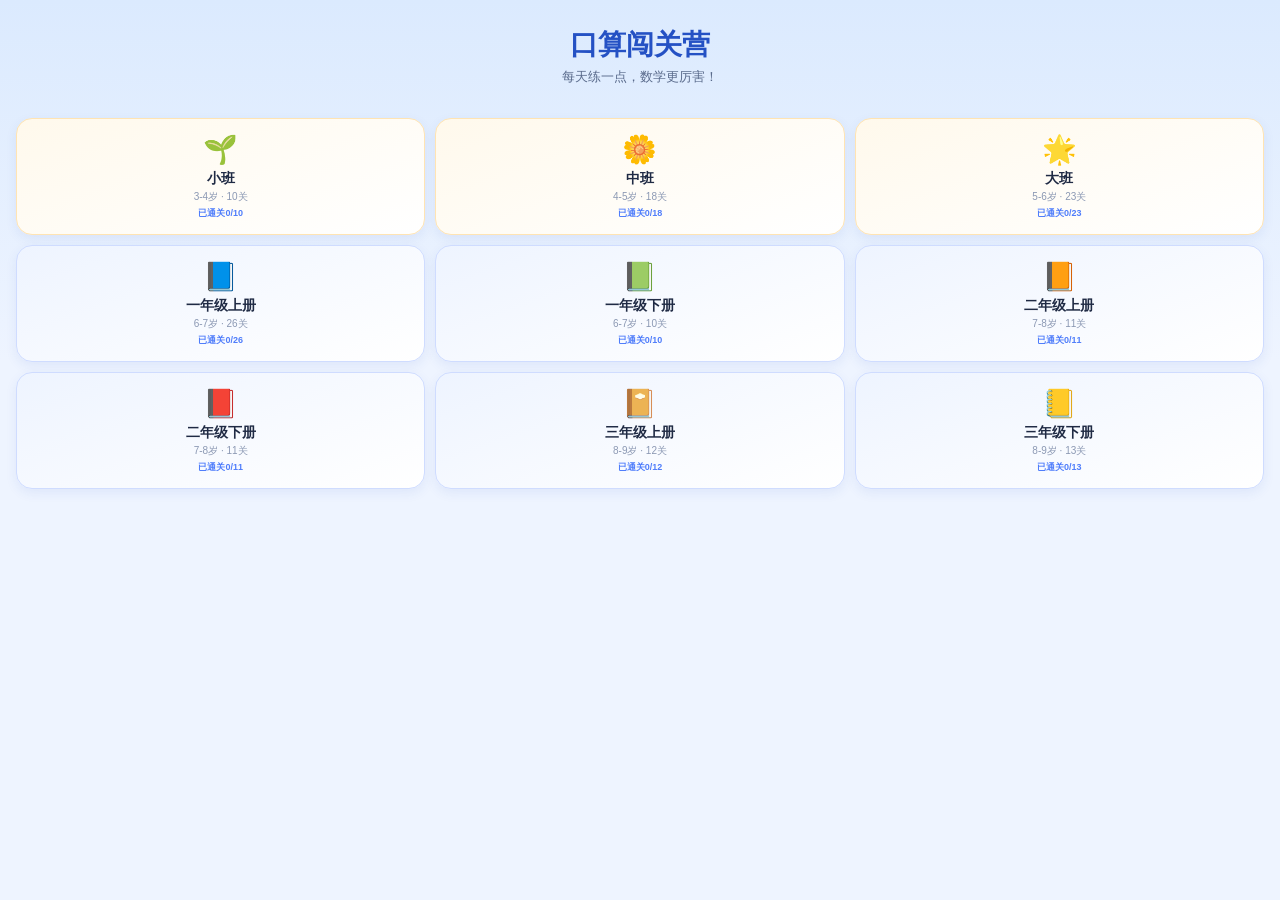
<file: 口算闯关营-index-2.html>
<!DOCTYPE html>
<html lang="zh-CN">
<head>
<meta charset="UTF-8">
<meta name="viewport" content="width=device-width, initial-scale=1.0, viewport-fit=cover, maximum-scale=1.0, user-scalable=no">
<title>口算闯关营</title>
<style>
* { box-sizing: border-box; margin: 0; padding: 0; -webkit-tap-highlight-color: transparent; }
html, body { height: 100%; font-family: -apple-system,"PingFang SC","Microsoft YaHei",sans-serif; background:#eef4ff; color:#1f2a44; overscroll-behavior:none; }
button { font-family: inherit; border: none; cursor: pointer; }
.screen { height: 100vh; height: 100dvh; width: 100%; overflow: hidden; }

/* ===== 首页 ===== */
.home-wrap { height:100%; display:flex; flex-direction:column; padding:20px 16px; background:linear-gradient(180deg,#dbeafe,#eef4ff 40%); overflow-y:auto; }
.home-title { font-size:28px; font-weight:800; color:#2451c4; text-align:center; margin-top:6px; }
.home-sub { font-size:13px; color:#5a6b8c; text-align:center; margin:4px 0 6px; }
.streak-display { text-align:center; font-size:13px; color:#ff7a00; font-weight:700; min-height:18px; margin-bottom:8px; }
.stage-list { display:grid; grid-template-columns: repeat(3,1fr); gap:10px; }
.stage-card { background:#fff; border-radius:16px; padding:14px 6px; text-align:center; box-shadow:0 4px 12px rgba(36,81,196,.08); transition:transform .1s; }
.stage-card:active { transform:scale(.95); }
.stage-card.soon { opacity:.45; }
.stage-card.mode-kg { background:linear-gradient(160deg,#fff9ec,#fff); border:1.5px solid #ffe4b3; }
.stage-card.mode-elem { background:linear-gradient(160deg,#eef4ff,#fff); border:1.5px solid #cfdcff; }
.stage-icon { font-size:28px; }
.stage-name { font-size:14px; font-weight:700; margin-top:4px; }
.stage-sub { font-size:10px; color:#8b98b3; margin-top:2px; }
.stage-progress-mini { font-size:9px; color:#4f7dfb; font-weight:700; margin-top:3px; }

/* 每日任务卡片 */
.daily-card { border-radius:16px; padding:14px 16px; margin-bottom:12px; box-shadow:0 4px 14px rgba(36,81,196,.1); transition:transform .1s; }
.daily-card:active { transform:scale(.98); }
.daily-elem { background:linear-gradient(135deg,#fff7e0,#ffedbb); border:1.5px solid #f5c451; }
.daily-kg { background:linear-gradient(135deg,#eafff1,#d6ffe6); border:1.5px solid #7ee2a8; }
.daily-title { font-size:15px; font-weight:800; color:#1f2a44; }
.daily-status { font-size:12px; color:#5a6b8c; margin-top:4px; }

/* 关卡进度概览条 */
.progress-wrap { margin-bottom:10px; padding:0 2px; }
.progress-text { font-size:12px; color:#5a6b8c; margin-bottom:5px; font-weight:600; }
.progress-bar { height:8px; background:#e6ecf9; border-radius:5px; overflow:hidden; }
.progress-fill { height:100%; background:linear-gradient(90deg,#4f7dfb,#2451c4); border-radius:5px; transition:width .3s; }

/* ===== 顶栏 ===== */
.topbar { height:56px; display:flex; align-items:center; justify-content:space-between; padding:max(10px,env(safe-area-inset-top)) 14px 0 14px; background:#fff; border-bottom:1px solid #e6ecf9; flex-shrink:0; }
.back-btn { background:none; font-size:15px; color:#2451c4; font-weight:600; }
.topbar-title { font-size:15px; font-weight:700; }

/* ===== 地图 ===== */
.map-scroll { height:calc(100% - 56px); overflow-y:auto; padding:14px; }
.level-node { display:flex; align-items:center; gap:12px; background:#fff; border-radius:14px; padding:12px 14px; margin-bottom:9px; box-shadow:0 2px 8px rgba(36,81,196,.06); transition:transform .1s; }
.level-node:active { transform:scale(.97); }
.level-node.locked { opacity:.5; }
.level-node.current { border:2px solid #4f7dfb; }
.level-badge { width:38px; height:38px; border-radius:50%; display:flex; align-items:center; justify-content:center; font-weight:800; color:#fff; flex-shrink:0; font-size:14px; }
.level-badge.done { background:#ffb300; }
.level-badge.current { background:#4f7dfb; }
.level-badge.locked { background:#b7c2da; }
.level-info-name { font-size:14px; font-weight:700; }
.level-info-sub { font-size:11px; color:#8b98b3; margin-top:2px; }

/* ===== 答题页 ===== */
.answer-page { height:100%; display:flex; flex-direction:column; }
.answer-topbar { height:auto; min-height:56px; padding-bottom:6px; flex-direction:column; align-items:stretch; gap:3px; position:relative; }
.topbar-mid { display:flex; justify-content:space-between; align-items:center; }
.topbar-stats { display:flex; gap:10px; font-size:12px; font-weight:700; }
.dot-green { color:#16a34a; } .dot-red { color:#dc2626; }
.timer { position:absolute; right:14px; top:max(10px,env(safe-area-inset-top)); font-size:12px; font-weight:700; color:#2451c4; background:#eef4ff; padding:4px 9px; border-radius:10px; }

.question-area { flex:1; min-height:0; display:flex; align-items:center; justify-content:center; padding:6px 16px; position:relative; }
.question-card { width:100%; max-width:420px; background:#fff; border-radius:20px; box-shadow:0 8px 24px rgba(36,81,196,.1); display:flex; align-items:center; justify-content:center; font-size:clamp(24px,7vw,42px); font-weight:800; letter-spacing:1px; padding:clamp(10px,4vh,26px) 12px; text-align:center; min-height:70px; }
.question-card.correct { background:#e8fbe9; }
.question-card.wrong { background:#fdecec; }

.speak-btn { flex-shrink:0; margin:0 auto 4px; display:block; background:#eef4ff; color:#2451c4; font-size:13px; font-weight:600; padding:6px 16px; border-radius:20px; }

/* 数字键盘块：答案显示框 + 键盘 */
#arith-block { flex-shrink:0; display:flex; flex-direction:column; }
.answer-display { flex-shrink:0; margin:0 16px 6px; min-height:38px; background:#fff; border-radius:12px; display:flex; align-items:center; justify-content:center; font-size:22px; font-weight:700; border:2px solid #4f7dfb; }
.answer-display.placeholder { color:#b7c2da; font-size:15px; font-weight:500; border-color:#e6ecf9; }
.keypad { display:grid; grid-template-columns:repeat(3,1fr); gap:6px; padding:6px 12px max(8px,env(safe-area-inset-bottom)); }
.keypad button { height:clamp(38px,6.5vh,52px); border-radius:12px; background:#fff; font-size:19px; font-weight:700; box-shadow:0 2px 6px rgba(36,81,196,.08); }
.keypad .key-func { background:#fff1f1; color:#dc2626; font-size:14px; }
.keypad .key-confirm { grid-column:span 3; background:linear-gradient(135deg,#4f7dfb,#2451c4); color:#fff; font-size:17px; }

/* 选择题块 */
#choice-block { flex-shrink:0; display:none; grid-template-columns:repeat(2,1fr); gap:10px; padding:8px 16px max(14px,env(safe-area-inset-bottom)); }
.choice-opt { min-height:64px; border-radius:16px; background:#fff; font-size:22px; font-weight:700; box-shadow:0 3px 10px rgba(36,81,196,.1); padding:8px; display:flex; align-items:center; justify-content:center; }
.choice-opt.has-visual { min-height:96px; }
.choice-opt:disabled { opacity:.85; }
.choice-opt.opt-correct { background:#dcfce7; border:2px solid #16a34a; }
.choice-opt.opt-wrong { background:#fee2e2; border:2px solid #dc2626; }
.question-card svg { max-width:100%; }
.money-chip { background:linear-gradient(135deg,#fef3c7,#fde68a); border:2.5px solid #d97706; border-radius:12px; padding:10px 16px; font-size:22px; font-weight:800; color:#92400e; display:inline-flex; align-items:baseline; gap:3px; }
.money-unit { font-size:13px; font-weight:700; }

/* 幼儿园模式：更轻松可爱的配色 */
body.kg-mode .question-card { background:#fffdf5; }
body.kg-mode .choice-opt { border-radius:20px; }

/* 连击称号浮层 */
.combo-badge { position:absolute; left:50%; top:14%; transform:translate(-50%,0) scale(.6); display:flex; align-items:center; gap:8px; padding:10px 20px; border-radius:999px; font-weight:800; color:#fff; font-size:18px; opacity:0; pointer-events:none; animation:badgePop 1.4s ease forwards; box-shadow:0 8px 24px rgba(0,0,0,.2); z-index:5; }
@keyframes badgePop { 0%{opacity:0;transform:translate(-50%,10px) scale(.5);} 15%{opacity:1;transform:translate(-50%,0) scale(1.1);} 25%{transform:translate(-50%,0) scale(1);} 80%{opacity:1;} 100%{opacity:0;transform:translate(-50%,-10px) scale(.9);} }
.badge-lv1{background:linear-gradient(135deg,#ff9966,#ff5e3a);}
.badge-lv2{background:linear-gradient(135deg,#ffd166,#ff9f1c);box-shadow:0 0 24px rgba(255,159,28,.5);}
.badge-lv3{background:linear-gradient(135deg,#9d6bff,#5b3df0);}
.badge-lv4{background:linear-gradient(135deg,#ffd700,#2451c4);box-shadow:0 0 30px rgba(255,215,0,.6);}
.badge-lv5{background:linear-gradient(135deg,#ff3d81,#ffb300);box-shadow:0 0 40px rgba(255,61,129,.7);}

/* ===== 结算页 ===== */
.settlement-wrap { height:100%; overflow-y:auto; display:flex; flex-direction:column; align-items:center; padding:36px 20px max(20px,env(safe-area-inset-bottom)); text-align:center; gap:12px; }
.settle-emoji { font-size:56px; }
.settle-title { font-size:24px; font-weight:800; color:#16a34a; }
.settle-title.fail { color:#dc2626; }
.settle-stats { display:flex; gap:12px; width:100%; max-width:380px; margin:8px 0; justify-content:center; }
.stat-box { flex:1; border-radius:16px; padding:14px 8px; max-width:180px; }
.stat-green{background:#e8fbe9;} .stat-blue{background:#eaf1ff;}
.stat-num{font-size:24px;font-weight:800;}
.stat-green .stat-num{color:#16a34a;} .stat-blue .stat-num{color:#2451c4;}
.stat-label{font-size:11px;color:#8b98b3;margin-top:3px;}
#stat-stars { font-size:34px; color:#ffb300; }
.settle-titles-label{font-size:13px;color:#8b98b3;}
.settle-titles{display:flex;flex-wrap:wrap;gap:8px;justify-content:center;max-width:400px;}
.settle-titles .pill{display:flex;align-items:center;gap:6px;padding:8px 16px;border-radius:999px;color:#fff;font-weight:700;font-size:13px;}
.btn-primary{background:linear-gradient(135deg,#4f7dfb,#2451c4);color:#fff;font-size:16px;font-weight:700;padding:15px 26px;border-radius:16px;box-shadow:0 6px 16px rgba(36,81,196,.3);}
.btn-primary.big{width:100%;max-width:340px;}
.btn-secondary{background:#fff;color:#2451c4;border:1.5px solid #cfdcff;font-size:14px;font-weight:600;padding:11px 18px;border-radius:14px;flex:1;}
.settle-secondary{display:flex;gap:10px;width:100%;max-width:340px;margin-top:2px;}
</style>
</head>
<body>

<!-- 首页 -->
<div id="screen-home" class="screen">
  <div class="home-wrap">
    <h1 class="home-title">口算闯关营</h1>
    <p class="home-sub">每天练一点，数学更厉害！</p>
    <div class="streak-display" id="streak-display"></div>
    <div class="stage-list" id="stage-list"></div>
  </div>
</div>

<!-- 地图页 -->
<div id="screen-map" class="screen" style="display:none;">
  <div class="topbar">
    <button class="back-btn" onclick="goHome()">← 返回</button>
    <div class="topbar-title" id="map-stage-title">地图</div>
    <div style="width:44px;"></div>
  </div>
  <div class="map-scroll" id="map-list"></div>
</div>

<!-- 答题页 -->
<div id="screen-answer" class="screen" style="display:none;">
  <div class="answer-page">
    <div class="topbar answer-topbar">
      <button class="back-btn" id="back-btn-answer">← 返回</button>
      <div class="topbar-mid">
        <div class="topbar-title" id="level-title">关卡</div>
        <div class="topbar-stats" id="elem-hud">
          <span id="qindex">第1题</span>
          <span class="dot-green" id="correct-count">🟢0</span>
          <span class="dot-red" id="wrong-count">🔴0</span>
        </div>
        <div class="topbar-stats" id="kg-hud" style="display:none;"><span id="qindex-kg"></span></div>
      </div>
      <div class="timer" id="timer">10:00</div>
    </div>

    <div class="question-area">
      <div class="question-card" id="question-card"></div>
      <div id="combo-badge-layer"></div>
    </div>

    <button class="speak-btn" onclick="manualSpeak()">🔊 再读一遍</button>

    <div id="arith-block">
      <div class="answer-display placeholder" id="answer-display">请输入答案</div>
      <div class="keypad">
        <button onclick="keypadInput('1')">1</button><button onclick="keypadInput('2')">2</button><button onclick="keypadInput('3')">3</button>
        <button onclick="keypadInput('4')">4</button><button onclick="keypadInput('5')">5</button><button onclick="keypadInput('6')">6</button>
        <button onclick="keypadInput('7')">7</button><button onclick="keypadInput('8')">8</button><button onclick="keypadInput('9')">9</button>
        <button class="key-func" onclick="keypadClear()">清除</button><button onclick="keypadInput('0')">0</button><button class="key-func" onclick="keypadDelete()">删除</button>
        <button class="key-confirm" onclick="keypadConfirm()">确定</button>
      </div>
    </div>

    <div id="choice-block"></div>
  </div>
</div>

<!-- 结算页 -->
<div id="screen-settlement" class="screen" style="display:none;">
  <div class="settlement-wrap">
    <div class="settle-emoji" id="settle-emoji">🎉</div>
    <div class="settle-title" id="settle-title">闯关成功！</div>
    <div class="settle-stats">
      <div class="stat-box stat-green" id="stat-correct-wrap">
        <div class="stat-num" id="stat-correct">-</div>
        <div class="stat-label">首轮正确</div>
      </div>
      <div class="stat-box stat-green" id="stat-stars-wrap" style="display:none;">
        <div id="stat-stars">★★★</div>
        <div class="stat-label">本关评价</div>
      </div>
      <div class="stat-box stat-blue">
        <div class="stat-num" id="stat-time">00:00</div>
        <div class="stat-label">用时</div>
      </div>
    </div>
    <div class="settle-titles-label" id="titles-label">🎖 本关评级</div>
    <div class="settle-titles" id="settle-titles"></div>
    <button class="btn-primary big" id="btn-next-level" onclick="challengeNext()">挑战下一关</button>
    <div class="settle-secondary">
      <button class="btn-secondary" onclick="goToCurrentMap()">返回地图</button>
      <button class="btn-secondary" id="btn-retry-level" onclick="retryLevel()">再玩一次</button>
    </div>
  </div>
</div>

<!-- 失败页 -->
<div id="screen-failed" class="screen" style="display:none;">
  <div class="settlement-wrap">
    <div class="settle-emoji">😅</div>
    <div class="settle-title fail">挑战失败，再来一次吧！</div>
    <button class="btn-primary big" onclick="retryLevel()">重新挑战</button>
    <div class="settle-secondary">
      <button class="btn-secondary" onclick="goToCurrentMap()">返回地图</button>
    </div>
  </div>
</div>

<script>
// ===== 通用工具 =====
function shuffle(arr) {
  const a = arr.slice();
  for (let i = a.length - 1; i > 0; i--) {
    const j = Math.floor(Math.random() * (i + 1));
    [a[i], a[j]] = [a[j], a[i]];
  }
  return a;
}
function pick(pool, n) { return shuffle(pool).slice(0, Math.min(n, pool.length)); }
function randInt(min, max) { return Math.floor(Math.random() * (max - min + 1)) + min; }

// ===== 算术题生成（数字键盘类） =====
function numText(n) { return String(n); }

function makeArith(a, op, b, answer) {
  const opWord = op === '+' ? '加' : '减';
  return {
    type: 'arith',
    expression: `${a} ${op} ${b} = ?`,
    answer,
    speechText: `${numText(a)}${opWord}${numText(b)}等于多少`
  };
}

function genAddPool(max, opts = {}) {
  const { noCarry = false, mustCarry = false, minSum = 0, minA = 0 } = opts;
  const pool = [];
  for (let a = minA; a <= max; a++) {
    for (let b = 0; b <= max; b++) {
      const sum = a + b;
      if (sum > max) continue;
      if (sum < minSum) continue;
      if (noCarry && (a % 10 + b % 10) >= 10) continue;
      if (mustCarry && (a % 10 + b % 10) < 10) continue;
      if (a === 0 && b === 0) continue;
      pool.push(makeArith(a, '+', b, sum));
    }
  }
  return pool;
}
function genSubPool(max, opts = {}) {
  const { noBorrow = null, minA = 0 } = opts;
  const pool = [];
  for (let a = minA; a <= max; a++) {
    for (let b = 0; b <= a; b++) {
      const diff = a - b;
      if (noBorrow === true && (a % 10) < (b % 10)) continue;
      if (noBorrow === false && (a % 10) >= (b % 10)) continue;
      if (a === 0 && b === 0) continue;
      pool.push(makeArith(a, '-', b, diff));
    }
  }
  return pool;
}
function genMixPool(max, opts = {}) {
  return shuffle([...genAddPool(max, opts), ...genSubPool(max, opts)]);
}

// 整十数加减整十数
function genTensAddPool(max) {
  const pool = [];
  for (let a = 10; a <= max; a += 10) for (let b = 10; b <= max; b += 10) {
    if (a + b <= max) pool.push(makeArith(a, '+', b, a + b));
  }
  return pool;
}
function genTensSubPool(max) {
  const pool = [];
  for (let a = 20; a <= max; a += 10) for (let b = 10; b <= a; b += 10) {
    pool.push(makeArith(a, '-', b, a - b));
  }
  return pool;
}
// 两位数加减一位数（默认不进位/不退位，符合一下册教材顺序）
function genTwoOneAddPool(max, opts = {}) {
  const { mustCarry = false } = opts;
  const pool = [];
  for (let a = 10; a <= 99; a++) for (let b = 1; b <= 9; b++) {
    const sum = a + b;
    if (sum > max) continue;
    const carries = (a % 10 + b) >= 10;
    if (mustCarry && !carries) continue;
    if (!mustCarry && carries) continue;
    pool.push(makeArith(a, '+', b, sum));
  }
  return pool;
}
function genTwoOneSubPool(max, opts = {}) {
  const { mustBorrow = false } = opts;
  const pool = [];
  for (let a = 10; a <= max; a++) for (let b = 1; b <= 9; b++) {
    if (b > a) continue;
    const borrows = (a % 10) < b;
    if (mustBorrow && !borrows) continue;
    if (!mustBorrow && borrows) continue;
    pool.push(makeArith(a, '-', b, a - b));
  }
  return pool;
}
// 生成一个"取N题"的关卡内容函数（返回array，供 getLevelContent 调用）
function arithLevel(poolFn, count) {
  return () => pick(poolFn(), count);
}

// ===== 选择题生成（点选/选择题类，幼儿园及部分小学概念题共用） =====
// option: { label(展示文字/emoji), correct(bool), size(可选，用于大小/高矮对比的字号) }
function makeChoice(promptText, speechText, options) {
  return { type: 'choice', promptText, speechText, options: shuffle(options) };
}

function starsStr(n) { return '⭐'.repeat(n); }
function applesStr(n) { return '🍎'.repeat(n); }

// ===== 可视化组件（钟表/分数/人民币/图形），用于替代纯文字/emoji的题目呈现 =====
function clockSVG(hour, minute) {
  const h = hour % 12;
  const hourAngle = h * 30 + minute * 0.5 - 90;
  const minAngle = minute * 6 - 90;
  const hx = 50 + 20 * Math.cos(hourAngle * Math.PI / 180);
  const hy = 50 + 20 * Math.sin(hourAngle * Math.PI / 180);
  const mx = 50 + 32 * Math.cos(minAngle * Math.PI / 180);
  const my = 50 + 32 * Math.sin(minAngle * Math.PI / 180);
  return `<svg viewBox="0 0 100 100" width="86" height="86">
    <circle cx="50" cy="50" r="46" fill="#fff" stroke="#2451c4" stroke-width="4"/>
    <text x="50" y="20" font-size="11" text-anchor="middle" fill="#1f2a44">12</text>
    <text x="82" y="54" font-size="11" text-anchor="middle" fill="#1f2a44">3</text>
    <text x="50" y="88" font-size="11" text-anchor="middle" fill="#1f2a44">6</text>
    <text x="18" y="54" font-size="11" text-anchor="middle" fill="#1f2a44">9</text>
    <line x1="50" y1="50" x2="${hx}" y2="${hy}" stroke="#1f2a44" stroke-width="4.5" stroke-linecap="round"/>
    <line x1="50" y1="50" x2="${mx}" y2="${my}" stroke="#4f7dfb" stroke-width="3" stroke-linecap="round"/>
    <circle cx="50" cy="50" r="3.5" fill="#1f2a44"/>
  </svg>`;
}
function fractionSVG(num, den) {
  const w = 64 / den;
  let rects = '';
  for (let i = 0; i < den; i++) {
    const filled = i < num;
    rects += `<rect x="${8 + i * w}" y="16" width="${w - 2}" height="32" fill="${filled ? '#4f7dfb' : '#eef4ff'}" stroke="#2451c4" stroke-width="2"/>`;
  }
  return `<svg viewBox="0 0 80 64" width="90" height="72">${rects}</svg>`;
}
function moneyChip(value, unit) {
  const u = unit || '元';
  const prefix = u === '元' ? '¥' : '';
  return `<div class="money-chip">${prefix}${value}<span class="money-unit">${u}</span></div>`;
}
const SHAPE_PATHS = {
  circle: '<circle cx="40" cy="40" r="32"/>',
  square: '<rect x="10" y="10" width="60" height="60"/>',
  triangle: '<polygon points="40,8 74,70 6,70"/>',
  rectangle: '<rect x="6" y="20" width="68" height="40"/>',
  pentagon: '<polygon points="40,6 74,30 61,70 19,70 6,30"/>',
};
function shapeSVG(shape, color) {
  return `<svg viewBox="0 0 80 80" width="60" height="60"><g fill="${color || '#4f7dfb'}">${SHAPE_PATHS[shape] || ''}</g></svg>`;
}
function renderVisual(v) {
  if (!v) return '';
  if (v.type === 'clock') return clockSVG(v.hour, v.minute);
  if (v.type === 'fraction') return fractionSVG(v.num, v.den);
  if (v.type === 'money') return moneyChip(v.value, v.unit);
  if (v.type === 'shape') return shapeSVG(v.shape, v.color);
  return '';
}

window.KS = { shuffle, pick, randInt, makeArith, genAddPool, genSubPool, genMixPool,
  genTensAddPool, genTensSubPool, genTwoOneAddPool, genTwoOneSubPool,
  arithLevel, makeChoice, starsStr, applesStr, renderVisual };


// ===== 幼儿园阶段关卡内容 =====
(function () {
  const { makeChoice, starsStr, applesStr, randInt, arithLevel, genAddPool, genSubPool, genMixPool, shuffle, pick } = window.KS;

  // ---------- 小班 10关 ----------
  const XIAOBAN = [
    { name: '形状小侦探', content: () => [
      makeChoice('请找出圆形', '请找出圆形', [{visual:{type:'shape',shape:'circle'},correct:true},{visual:{type:'shape',shape:'square'}},{visual:{type:'shape',shape:'triangle'}}]),
      makeChoice('请找出方形', '请找出方形', [{visual:{type:'shape',shape:'triangle'}},{visual:{type:'shape',shape:'square'},correct:true},{visual:{type:'shape',shape:'circle'}}]),
      makeChoice('请找出三角形', '请找出三角形', [{visual:{type:'shape',shape:'square'}},{visual:{type:'shape',shape:'circle'}},{visual:{type:'shape',shape:'triangle'},correct:true}]),
      makeChoice('请找出圆形', '请找出圆形', [{visual:{type:'shape',shape:'triangle'}},{visual:{type:'shape',shape:'circle'},correct:true},{visual:{type:'shape',shape:'square'}}]),
      makeChoice('请找出方形', '请找出方形', [{visual:{type:'shape',shape:'circle'}},{visual:{type:'shape',shape:'triangle'}},{visual:{type:'shape',shape:'square'},correct:true}]),
    ]},
    { name: '大小比一比', content: () => [
      makeChoice('哪个更大呀', '哪个更大呀', [{label:'🍎',size:64,correct:true},{label:'🍎',size:26}]),
      makeChoice('哪个更小呀', '哪个更小呀', [{label:'🍉',size:60},{label:'🍉',size:24,correct:true}]),
      makeChoice('哪个更大呀', '哪个更大呀', [{label:'⚽',size:30},{label:'⚽',size:68,correct:true}]),
      makeChoice('哪个更小呀', '哪个更小呀', [{label:'🐟',size:22,correct:true},{label:'🐟',size:58}]),
    ]},
    { name: '谁多谁少', content: () => [
      makeChoice('哪边星星更多', '哪边星星更多', [{label:starsStr(2)},{label:starsStr(5),correct:true}]),
      makeChoice('哪边苹果更少', '哪边苹果更少', [{label:applesStr(4)},{label:applesStr(1),correct:true}]),
      makeChoice('哪边星星更多', '哪边星星更多', [{label:starsStr(6),correct:true},{label:starsStr(3)}]),
      makeChoice('哪边苹果更少', '哪边苹果更少', [{label:applesStr(2),correct:true},{label:applesStr(5)}]),
    ]},
    { name: '高矮排排队', content: () => [
      makeChoice('谁更高呀', '谁更高呀', [{label:'🌳',size:70,correct:true},{label:'🌳',size:26}]),
      makeChoice('谁更矮呀', '谁更矮呀', [{label:'🕯',size:60},{label:'🕯',size:22,correct:true}]),
      makeChoice('谁更高呀', '谁更高呀', [{label:'🦒',size:28},{label:'🦒',size:66,correct:true}]),
    ]},
    { name: '数数小能手', content: () => [1,2,3,4,5].map(n =>
      makeChoice(`数一数：${starsStr(n)}`, '数一数，一共有几个星星', shuffle([
        {label:String(n),correct:true},
        {label:String(Math.max(1,n-1))},
        {label:String(Math.min(5,n+1))}
      ]))
    )},
    { name: '数字宝宝找朋友', content: () => [1,2,3,4,5].map(n =>
      makeChoice(`请选出${n}个苹果`, `请选出${n}个苹果`, shuffle([
        {label:applesStr(n),correct:true},
        {label:applesStr(Math.max(1,n-1))},
        {label:applesStr(Math.min(5,n+1))}
      ]))
    )},
    { name: '数字捉迷藏', content: () => [1,2,3,4,5].map(n =>
      makeChoice(`${starsStr(n)} 这是数字几`, `一共这么多星星，这是数字几`, shuffle([
        {label:String(n),correct:true},
        {label:String(Math.max(1,n-1))},
        {label:String(Math.min(5,n+1))}
      ]))
    )},
    { name: '数字小火车', content: () => [
      makeChoice('1，2，（ ），4', '1、2、空格、4，空格应该填几', [{label:'3',correct:true},{label:'5'},{label:'1'}]),
      makeChoice('（ ），2，3，4', '空格、2、3、4，空格应该填几', [{label:'5'},{label:'1',correct:true},{label:'3'}]),
      makeChoice('2，3，（ ），5', '2、3、空格、5，空格应该填几', [{label:'4',correct:true},{label:'6'},{label:'2'}]),
    ]},
    { name: '一个和许多', content: () => [
      makeChoice(`${applesStr(1)} 这是一个还是许多`, '这是一个还是许多', [{label:'一个',correct:true},{label:'许多'}]),
      makeChoice(`${applesStr(6)} 这是一个还是许多`, '这是一个还是许多', [{label:'一个'},{label:'许多',correct:true}]),
      makeChoice(`${starsStr(1)} 这是一个还是许多`, '这是一个还是许多', [{label:'一个',correct:true},{label:'许多'}]),
      makeChoice(`${starsStr(7)} 这是一个还是许多`, '这是一个还是许多', [{label:'一个'},{label:'许多',correct:true}]),
    ]},
    { name: '综合复习', content: () => {
      const all = [
        ...XIAOBAN[0].content(), ...XIAOBAN[2].content(), ...XIAOBAN[4].content(),
        ...XIAOBAN[6].content(), ...XIAOBAN[8].content()
      ];
      return pick(all, 8);
    }},
  ];

  // ---------- 中班 15+3=18关 ----------
  const ZHONGBAN = [
    { name: '数数小明星', content: () => [6,7,8,9,10].map(n =>
      makeChoice(`数一数：${starsStr(n)}`, '数一数，一共有几个星星', shuffle([
        {label:String(n),correct:true},{label:String(n-2)},{label:String(Math.min(10,n+2))}
      ]))
    )},
    { name: '数字配送员', content: () => [6,7,8,9,10].map(n =>
      makeChoice(`请选出${n}个苹果`, `请选出${n}个苹果`, shuffle([
        {label:applesStr(n),correct:true},{label:applesStr(n-2)},{label:applesStr(Math.min(10,n+2))}
      ]))
    )},
    { name: '数字好朋友', content: () => [6,7,8,9,10].map(n =>
      makeChoice(`${starsStr(n)} 这是数字几`, '一共这么多，这是数字几', shuffle([
        {label:String(n),correct:true},{label:String(n-1)},{label:String(Math.min(10,n+1))}
      ]))
    )},
    { name: '谁最多', content: () => [
      makeChoice('哪组最多', '哪组最多', [{label:starsStr(4)},{label:starsStr(9),correct:true},{label:starsStr(6)}]),
      makeChoice('哪组最少', '哪组最少', [{label:starsStr(8)},{label:starsStr(3),correct:true},{label:starsStr(5)}]),
      makeChoice('哪组最多', '哪组最多', [{label:applesStr(7)},{label:applesStr(2)},{label:applesStr(10),correct:true}]),
    ]},
    { name: '数字排排坐', content: () => [
      makeChoice('5，6，（ ），8', '5、6、空格、8，填几', [{label:'7',correct:true},{label:'9'},{label:'4'}]),
      makeChoice('（ ），8，9，10', '空格、8、9、10，填几', [{label:'11'},{label:'7',correct:true},{label:'6'}]),
      makeChoice('7，（ ），9，10', '7、空格、9、10，填几', [{label:'8',correct:true},{label:'6'},{label:'11'}]),
    ]},
    { name: '变来变去都一样', content: () => [
      makeChoice(`${starsStr(5)} 换个排法还是这样：⭐⭐ ⭐⭐⭐ 一共还是几个`, '不管怎么摆，一共还是几个', [{label:'5',correct:true},{label:'4'},{label:'6'}]),
      makeChoice('5个苹果分成两堆，2个和3个，一共还是几个', '5个苹果分成两堆，一共还是几个', [{label:'5',correct:true},{label:'6'},{label:'4'}]),
    ]},
    { name: '数字分分乐', content: () => [
      makeChoice('10可以分成6和几', '10可以分成6和几', [{label:'4',correct:true},{label:'5'},{label:'3'}]),
      makeChoice('10可以分成3和几', '10可以分成3和几', [{label:'6'},{label:'7',correct:true},{label:'8'}]),
      makeChoice('8可以分成5和几', '8可以分成5和几', [{label:'3',correct:true},{label:'4'},{label:'2'}]),
      makeChoice('9可以分成4和几', '9可以分成4和几', [{label:'6'},{label:'5',correct:true},{label:'4'}]),
    ]},
    { name: '排队小达人', content: () => [
      makeChoice('🐰🐱🐶🐷🐭 小猫排第几', '排队里，小猫排第几', [{label:'第1个'},{label:'第2个',correct:true},{label:'第3个'}]),
      makeChoice('🐰🐱🐶🐷🐭 小狗排第几', '排队里，小狗排第几', [{label:'第2个'},{label:'第4个'},{label:'第3个',correct:true}]),
    ]},
    { name: '规律小侦探', content: () => [
      makeChoice('🔴🔵🔴🔵（ ）下一个是什么', 'ABAB规律，下一个是什么', [{label:'🔴',correct:true},{label:'🔵'}]),
      makeChoice('⭐🌙⭐🌙（ ）下一个是什么', 'ABAB规律，下一个是什么', [{label:'⭐'},{label:'🌙',correct:true}]),
      makeChoice('🍎🍌🍎🍌（ ）下一个是什么', 'ABAB规律，下一个是什么', [{label:'🍎',correct:true},{label:'🍌'}]),
    ]},
    { name: '方位小探险', content: () => [
      makeChoice('🐦在树的上面还是下面', '小鸟在树的上面还是下面', [{label:'上面',correct:true},{label:'下面'}]),
      makeChoice('🐰在洞的里面还是外面', '兔子在洞的里面还是外面', [{label:'里面',correct:true},{label:'外面'}]),
    ]},
    { name: '数字在哪里', content: () => [
      makeChoice('生活中哪里能看到数字', '生活中哪里能看到数字', [{label:'🕐时钟',correct:true},{label:'🌳大树'}]),
      makeChoice('生活中哪里能看到数字', '生活中哪里能看到数字', [{label:'🌸小花'},{label:'💰钱',correct:true}]),
    ]},
    { name: '分类小管家', content: () => [
      makeChoice('🍎🍌🍎 哪种水果更多', '哪种水果更多', [{label:'苹果',correct:true},{label:'香蕉'}]),
      makeChoice('🔴🔵🔴🔴 哪种颜色更多', '哪种颜色更多', [{label:'红色',correct:true},{label:'蓝色'}]),
    ]},
    { name: '合在一起是多少', content: () => [1,2,3].map(() => {
      const a = randInt(1,3), b = randInt(1,2);
      return makeChoice(`${applesStr(a)} 和 ${applesStr(b)} 合起来是几个`, `${a}和${b}合起来是几个`, shuffle([
        {label:String(a+b),correct:true},{label:String(a+b+1)},{label:String(Math.max(1,a+b-1))}
      ]));
    })},
    { name: '还剩几个', content: () => [1,2,3].map(() => {
      const a = randInt(3,5), b = randInt(1,a-1);
      return makeChoice(`原来有${a}个，吃了${b}个，还剩几个`, `原来有${a}个，吃了${b}个，还剩几个`, shuffle([
        {label:String(a-b),correct:true},{label:String(a-b+1)},{label:String(Math.max(0,a-b-1))}
      ]));
    })},
    { name: '综合复习', content: () => pick([
        ...ZHONGBAN[0].content(), ...ZHONGBAN[3].content(), ...ZHONGBAN[6].content(),
        ...ZHONGBAN[9].content(), ...ZHONGBAN[12].content()
      ], 8)
    },
    // 新增3关：10以内加减法与综合
    { name: '加法小旅程', content: arithLevel(() => genAddPool(10), 10) },
    { name: '减法小旅程', content: arithLevel(() => genSubPool(10), 10) },
    { name: '加减大集合', content: arithLevel(() => genMixPool(10), 10) },
  ];

  // ---------- 大班 16+7=23关 ----------
  const DABAN = [
    { name: '数数大挑战', content: () => [12,15,18,20].map(n =>
      makeChoice(`从1数到${n}，最后一个数是几`, `从1数到${n}，最后一个数是几`, [{label:String(n),correct:true},{label:String(n-1)},{label:String(n+1)}])
    )},
    { name: '11-20好朋友', content: () => shuffle(Array.from({length:10},(_,i)=>i+11)).slice(0,6).map(n =>
      makeChoice(`这是数字几：${n}`, `这是数字几`, [{label:String(n),correct:true},{label:String(n-1)},{label:String(n+1)}])
    )},
    { name: '加法小高手', content: arithLevel(() => genAddPool(10), 12) },
    { name: '减法小高手', content: arithLevel(() => genSubPool(10), 12) },
    { name: '加减大闯关', content: arithLevel(() => genMixPool(10), 15) },
    { name: '数字分合大挑战', content: () => [
      makeChoice('10可以分成7和几', '10可以分成7和几', [{label:'2'},{label:'3',correct:true},{label:'4'}]),
      makeChoice('10可以分成4和几', '10可以分成4和几', [{label:'6',correct:true},{label:'5'},{label:'7'}]),
      makeChoice('9可以分成2和几', '9可以分成2和几', [{label:'6'},{label:'7',correct:true},{label:'8'}]),
      makeChoice('8可以分成3和几', '8可以分成3和几', [{label:'5',correct:true},{label:'4'},{label:'6'}]),
    ]},
    { name: '加法小进阶', content: arithLevel(() => genAddPool(20, {noCarry:true, minSum:11}), 15) },
    { name: '减法小进阶', content: arithLevel(() => genSubPool(20, {noBorrow:true, minA:11}), 15) },
    { name: '单双数大冒险', content: () => shuffle(Array.from({length:10},(_,i)=>i+1)).slice(0,6).map(n =>
      makeChoice(`${n}是单数还是双数`, `${n}是单数还是双数`, [{label:'单数',correct: n%2===1},{label:'双数',correct: n%2===0}])
    )},
    { name: '规律大师', content: () => [
      makeChoice('🔴🔵🟡🔴🔵🟡（ ）下一个是什么', 'ABC规律，下一个是什么', [{label:'🔴',correct:true},{label:'🔵'},{label:'🟡'}]),
      makeChoice('1，2，3，（ ），5', '递增规律，空格填几', [{label:'4',correct:true},{label:'6'},{label:'3'}]),
      makeChoice('2，4，6，（ ）', '递增规律(每次+2)，空格填几', [{label:'7'},{label:'8',correct:true},{label:'9'}]),
    ]},
    { name: '立体图形王国', content: () => [
      makeChoice('哪个是球体', '哪个是球体', [{label:'⚽',correct:true},{label:'📦'},{label:'🧊'}]),
      makeChoice('哪个是正方体', '哪个是正方体', [{label:'⚽'},{label:'🎲',correct:true},{label:'🥫'}]),
      makeChoice('哪个是圆柱体', '哪个是圆柱体', [{label:'🥫',correct:true},{label:'🎲'},{label:'⚽'}]),
    ]},
    { name: '时间小主人', content: () => [1,3,6,9].map(h => {
      const q = makeChoice(`现在几点`, `现在是几点`, [
        {label:`${h}点`,correct:true},{label:`${h===12?1:h+1}点`},{label:'12点'}
      ]);
      q.promptVisual = { type: 'clock', hour: h, minute: 0 };
      return q;
    })},
    { name: '小小采购员', content: () => [
      makeChoice('买1元的东西，应该用哪张钱', '买1元的东西，应该用哪张钱', [
        {visual:{type:'money',value:1},correct:true},{visual:{type:'money',value:5}},{visual:{type:'money',value:10}}
      ]),
      makeChoice('买5元的东西，应该用哪张钱', '买5元的东西，应该用哪张钱', [
        {visual:{type:'money',value:1}},{visual:{type:'money',value:5},correct:true},{visual:{type:'money',value:10}}
      ]),
      makeChoice('买10元的东西，应该用哪张钱', '买10元的东西，应该用哪张钱', [
        {visual:{type:'money',value:5}},{visual:{type:'money',value:1}},{visual:{type:'money',value:10},correct:true}
      ]),
    ]},
    { name: '看图列式', content: () => [
      makeChoice(`${applesStr(3)}和${applesStr(2)}合起来，用什么算式`, '3个苹果和2个苹果合起来，用什么算式', [{label:'3+2',correct:true},{label:'3-2'},{label:'2-3'}]),
      makeChoice(`${applesStr(5)}吃掉2个，用什么算式`, '5个苹果吃掉2个，用什么算式', [{label:'5+2'},{label:'5-2',correct:true},{label:'2-5'}]),
    ]},
    { name: '生活数学家', content: () => [
      makeChoice('小明有5支笔，送给小红2支，还剩几支', '小明有5支笔，送给小红2支，还剩几支', [{label:'3支',correct:true},{label:'7支'},{label:'2支'}]),
      makeChoice('小红有3颗糖，妈妈又给了2颗，一共几颗', '小红有3颗糖，妈妈又给了2颗，一共几颗', [{label:'5颗',correct:true},{label:'1颗'},{label:'6颗'}]),
    ]},
    { name: '大班数学小状元', content: () => pick([
        ...DABAN[2].content(), ...DABAN[3].content(), ...DABAN[6].content(), ...DABAN[7].content(),
        ...DABAN[9].content(), ...DABAN[13].content()
      ], 10)
    },
    // 新增7关
    { name: '20以内加法闯关', content: arithLevel(() => genAddPool(20, {minSum:11}), 15) },
    { name: '20以内减法闯关', content: arithLevel(() => genSubPool(20, {minA:11}), 15) },
    { name: '20以内综合挑战', content: arithLevel(() => genMixPool(20, {minA:11}), 15) },
    { name: '30以内加法闯关', content: arithLevel(() => genAddPool(30, {minSum:21}), 15) },
    { name: '30以内减法闯关', content: arithLevel(() => genSubPool(30, {minA:21}), 15) },
    { name: '30以内综合挑战', content: arithLevel(() => genMixPool(30, {minA:21}), 15) },
    { name: '大班算术小状元', content: arithLevel(() => genMixPool(30), 18) },
  ];

  window.KS_KG_CONTENT = { XIAOBAN, ZHONGBAN, DABAN };
})();


// ===== 一年级上册关卡内容（小学完整机制） =====
(function () {
  const { makeChoice, applesStr, randInt, arithLevel, genAddPool, genSubPool, genMixPool, shuffle, pick, makeArith } = window.KS;

  // 三数连加连减（简化：a+b+c 或 a-b-c，左到右计算）
  function make3(a, op1, b, op2, c) {
    const v1 = op1 === '+' ? a + b : a - b;
    const answer = op2 === '+' ? v1 + c : v1 - c;
    const w1 = op1 === '+' ? '加' : '减';
    const w2 = op2 === '+' ? '加' : '减';
    return {
      type: 'arith',
      expression: `${a} ${op1} ${b} ${op2} ${c} = ?`,
      answer,
      speechText: `${a}${w1}${b}${w2}${c}等于多少`
    };
  }
  function gen3Pool(max, ops) {
    const pool = [];
    for (let a = 0; a <= max; a++) for (let b = 0; b <= max; b++) for (let c = 0; c <= max; c++) {
      for (const [op1, op2] of ops) {
        const v1 = op1 === '+' ? a + b : a - b;
        if (v1 < 0 || v1 > max) continue;
        const ans = op2 === '+' ? v1 + c : v1 - c;
        if (ans < 0 || ans > max) continue;
        if (a===0 && b===0 && c===0) continue;
        pool.push(make3(a, op1, b, op2, c));
      }
    }
    return pool;
  }

  const Y1S1 = [
    { name: '1-5的认识', content: () => [1,2,3,4,5].map(n =>
      makeChoice(`${applesStr(n)} 这是数字几`, '这是数字几', shuffle([
        {label:String(n),correct:true},{label:String(Math.max(1,n-1))},{label:String(Math.min(5,n+1))}
      ]))
    )},
    { name: '比大小', content: () => [[3,5],[7,2],[4,4],[8,6]].map(([a,b]) =>
      makeChoice(`${a} 和 ${b} 比，哪个符号对`, `${a}和${b}比大小，选哪个符号`, [
        {label:'>',correct: a>b},{label:'<',correct: a<b},{label:'=',correct: a===b}
      ])
    )},
    { name: '第几（序数）', content: () => [
      makeChoice('🐰🐱🐶🐷🐭 小狗排第几', '小狗排第几', [{label:'第3个',correct:true},{label:'第2个'},{label:'第4个'}]),
      makeChoice('🐰🐱🐶🐷🐭 从右数小猫排第几', '从右边数，小猫排第几', [{label:'第4个',correct:true},{label:'第2个'},{label:'第1个'}]),
    ]},
    { name: '分与合(2-5)', content: () => [
      makeChoice('4可以分成1和几', '4可以分成1和几', [{label:'3',correct:true},{label:'2'},{label:'4'}]),
      makeChoice('5可以分成2和几', '5可以分成2和几', [{label:'2'},{label:'3',correct:true},{label:'4'}]),
      makeChoice('3可以分成1和几', '3可以分成1和几', [{label:'2',correct:true},{label:'3'},{label:'1'}]),
    ]},
    { name: '5以内加法', content: arithLevel(() => genAddPool(5), 12) },
    { name: '5以内减法', content: arithLevel(() => genSubPool(5), 12) },
    { name: '0的认识', content: () => [
      makeChoice('盘子里一个苹果都没有，用数字几表示', '盘子里一个苹果都没有，用数字几表示', [{label:'0',correct:true},{label:'1'},{label:'2'}]),
      makeChoice('3-3等于几', '3减3等于几', [{label:'0',correct:true},{label:'3'},{label:'1'}]),
    ]},
    { name: '6-10的认识', content: () => [6,7,8,9,10].map(n =>
      makeChoice(`这是数字几：${n}`, '这是数字几', shuffle([
        {label:String(n),correct:true},{label:String(n-1)},{label:String(Math.min(10,n+1))}
      ]))
    )},
    { name: '6-10加减法', content: arithLevel(() => genMixPool(10, {minA:6}), 14) },
    { name: '10以内连加连减', content: arithLevel(() => gen3Pool(10, [['+','+'],['-','-']]), 12) },
    { name: '10以内加减混合', content: arithLevel(() => gen3Pool(10, [['+','-'],['-','+']]), 12) },
    { name: '11-20各数的认识', content: () => shuffle(Array.from({length:10},(_,i)=>i+11)).slice(0,6).map(n =>
      makeChoice(`这是数字几：${n}`, '这是数字几', [{label:String(n),correct:true},{label:String(n-1)},{label:String(n+1)}])
    )},
    { name: '20以内不进位加法', content: arithLevel(() => genAddPool(20, {noCarry:true, minSum:11}), 15) },
    { name: '20以内不退位减法', content: arithLevel(() => genSubPool(20, {noBorrow:true, minA:11}), 15) },
    { name: '认识钟表(整点)', content: () => [1,3,6,9,12].map(h => {
      const q = makeChoice(`现在几点`, `现在是几点`, shuffle([
        {label:`${h}点`,correct:true},{label:`${h===12?1:h+1}点`},{label:'12点'}
      ]));
      q.promptVisual = { type: 'clock', hour: h, minute: 0 };
      return q;
    })},
    { name: '20以内进位加法', content: arithLevel(() => genAddPool(20, {mustCarry:true}), 15) },
    { name: '综合复习', content: () => pick([
        ...genMixPool(20,{minA:6}).slice(0,20)
      ], 15)
    },
    // 新增9关
    { name: '加法进阶营', content: arithLevel(() => genAddPool(20, {minA:10, minSum:11}), 16) },
    { name: '减法进阶营', content: arithLevel(() => genSubPool(20, {minA:10}), 16) },
    { name: '进阶综合挑战', content: arithLevel(() => genMixPool(20, {minA:10}), 18) },
    { name: '加法再进阶', content: arithLevel(() => genAddPool(30, {minA:15, minSum:21}), 16) },
    { name: '减法再进阶', content: arithLevel(() => genSubPool(30, {minA:20}), 16) },
    { name: '综合再挑战', content: arithLevel(() => genMixPool(30, {minA:20}), 18) },
    { name: '加法大师营', content: arithLevel(() => genAddPool(50, {minA:25, minSum:31}), 18) },
    { name: '减法大师营', content: arithLevel(() => genSubPool(50, {minA:30}), 18) },
    { name: '一年级算术小达人', content: arithLevel(() => genMixPool(50, {minA:10}), 20) },
  ];

  window.KS_Y1S1_CONTENT = Y1S1;
})();


// ===== 一年级下册关卡内容 =====
(function () {
  const { makeChoice, randInt, arithLevel, genSubPool, genTensAddPool, genTensSubPool,
    genTwoOneAddPool, genTwoOneSubPool, shuffle, pick } = window.KS;

  const Y1S2 = [
    { name: '20以内退位减法', content: arithLevel(() => genSubPool(20, { noBorrow: false, minA: 11 }), 15) },
    { name: '100以内数的认识', content: () => shuffle(Array.from({length:80},(_,i)=>i+20)).slice(0,7).map(n =>
      makeChoice(`这是数字几：${n}`, '这是数字几', shuffle([
        {label:String(n),correct:true},{label:String(n-1)},{label:String(n+2)}
      ]))
    )},
    { name: '数的大小比较', content: () => Array.from({length:6},() => {
      const a = randInt(10,99), b = randInt(10,99);
      return makeChoice(`${a} 和 ${b} 比，哪个符号对`, `${a}和${b}比大小，选哪个符号`, [
        {label:'>',correct:a>b},{label:'<',correct:a<b},{label:'=',correct:a===b}
      ]);
    })},
    { name: '认识人民币', content: () => [
      makeChoice('1元=多少角', '1元等于多少角', [{label:'10角',correct:true},{label:'1角'},{label:'100角'}]),
      makeChoice('哪张是1角', '哪张是1角', [
        {visual:{type:'money',value:1,unit:'角'},correct:true},{visual:{type:'money',value:1,unit:'元'}},{visual:{type:'money',value:1,unit:'分'}}
      ]),
      makeChoice('1角=多少分', '1角等于多少分', [{label:'10分',correct:true},{label:'1分'},{label:'100分'}]),
    ]},
    { name: '小小收银员', content: () => Array.from({length:5},() => {
      const a = randInt(1,5), b = randInt(1,5);
      return makeChoice(`${a}元和${b}元合起来是多少钱`, `${a}元和${b}元合起来是多少钱`, shuffle([
        {label:`${a+b}元`,correct:true},{label:`${a+b+1}元`},{label:`${Math.max(1,a+b-1)}元`}
      ]));
    })},
    { name: '整十加减法', content: arithLevel(() => [...genTensAddPool(100), ...genTensSubPool(100)], 15) },
    { name: '两位数加减一', content: arithLevel(() => [...genTwoOneAddPool(100), ...genTwoOneSubPool(100)], 15) },
    { name: '平面图形', content: () => [
      makeChoice('哪个是长方形', '哪个是长方形', [
        {visual:{type:'shape',shape:'rectangle'},correct:true},{visual:{type:'shape',shape:'square'}},{visual:{type:'shape',shape:'triangle'}}
      ]),
      makeChoice('哪个是正方形', '哪个是正方形', [
        {visual:{type:'shape',shape:'rectangle'}},{visual:{type:'shape',shape:'square'},correct:true},{visual:{type:'shape',shape:'circle'}}
      ]),
      makeChoice('哪个是五边形', '哪个是五边形', [
        {visual:{type:'shape',shape:'pentagon'},correct:true},{visual:{type:'shape',shape:'triangle'}},{visual:{type:'shape',shape:'square'}}
      ]),
      makeChoice('哪个是圆形', '哪个是圆形', [
        {visual:{type:'shape',shape:'circle'},correct:true},{visual:{type:'shape',shape:'rectangle'}},{visual:{type:'shape',shape:'square'}}
      ]),
    ]},
    { name: '找规律', content: () => [
      makeChoice('10，20，30，（ ）', '10、20、30，空格填几', [{label:'40',correct:true},{label:'35'},{label:'50'}]),
      makeChoice('5，10，15，（ ）', '5、10、15，空格填几(每次+5)', [{label:'25'},{label:'20',correct:true},{label:'18'}]),
      makeChoice('🔴🔺🔴🔺（ ）下一个是什么', 'ABAB规律，下一个是什么', [{label:'🔴',correct:true},{label:'🔺'}]),
    ]},
    { name: '一年级下册通关', content: arithLevel(() => [...genTwoOneAddPool(100), ...genTwoOneSubPool(100), ...genTensAddPool(100)], 15) },
  ];

  window.KS_Y1S2_CONTENT = Y1S2;
  // 每日挑战题库：100以内加减(含整十数、两位数±一位数)，对齐出题规则引擎"一下：和/差≤100"
  window.KS_Y1S2_DAILY = () => shuffle([
    ...genTwoOneAddPool(100), ...genTwoOneSubPool(100),
    ...genTensAddPool(100), ...genTensSubPool(100)
  ]);
})();


// ===== 二年级上下册关卡内容 =====
(function () {
  const { makeChoice, randInt, arithLevel, genAddPool, genSubPool, genMixPool, shuffle, pick, makeArith } = window.KS;

  // 乘法（表内2-9）
  function genMulPool(minTable, maxTable) {
    const pool = [];
    for (let a = minTable; a <= maxTable; a++) for (let b = 1; b <= 9; b++) {
      pool.push({ type: 'arith', expression: `${a} × ${b} = ?`, answer: a * b, speechText: `${a}乘${b}等于多少` });
    }
    return pool;
  }
  // 除法（表内，被除数=乘积，确保整除）
  function genDivPool(minTable, maxTable) {
    const pool = [];
    for (let a = minTable; a <= maxTable; a++) for (let b = 1; b <= 9; b++) {
      const dividend = a * b;
      pool.push({ type: 'arith', expression: `${dividend} ÷ ${a} = ?`, answer: b, speechText: `${dividend}除以${a}等于多少` });
    }
    return pool;
  }
  // 有余数除法
  function genDivRemainderPool(max) {
    const pool = [];
    for (let divisor = 2; divisor <= 9; divisor++) {
      for (let quotient = 1; quotient <= 9; quotient++) {
        for (let r = 1; r < divisor; r++) {
          const dividend = divisor * quotient + r;
          if (dividend > max) continue;
          pool.push({ type: 'arith', expression: `${dividend} ÷ ${divisor} = ? ...余?`, answer: quotient,
            speechText: `${dividend}除以${divisor}商几`, note: `余${r}` });
        }
      }
    }
    return pool;
  }

  const Y2S1 = [
    { name: '测量长度', content: () => [
      makeChoice('测量铅笔长度用什么单位', '测量铅笔长度用什么单位比较合适', [{label:'厘米',correct:true},{label:'米'},{label:'千克'}]),
      makeChoice('测量教室长度用什么单位', '测量教室长度用什么单位比较合适', [{label:'厘米'},{label:'米',correct:true},{label:'克'}]),
      makeChoice('1米=多少厘米', '1米等于多少厘米', [{label:'100厘米',correct:true},{label:'10厘米'},{label:'1000厘米'}]),
    ]},
    { name: '进位加法', content: arithLevel(() => genAddPool(100, {minA:10, mustCarry:true}), 16) },
    { name: '退位减法', content: arithLevel(() => genSubPool(100, {minA:10}).filter(q=>{
        const [a,b] = q.expression.match(/\d+/g).map(Number); return (a%10) < (b%10);
      }), 16) },
    { name: '加减混合', content: arithLevel(() => genMixPool(100, {minA:10}), 16) },
    { name: '认识角', content: () => [
      makeChoice('哪个是直角', '哪个是直角', [{label:'⊾',correct:true},{label:'∠'},{label:'〜'}]),
      makeChoice('角有几条边', '角有几条边', [{label:'1条'},{label:'2条',correct:true},{label:'3条'}]),
    ]},
    { name: '2-6乘法口诀', content: arithLevel(() => genMulPool(2,6), 16) },
    { name: '7-9乘法口诀', content: arithLevel(() => genMulPool(7,9), 16) },
    { name: '乘加乘减', content: arithLevel(() => {
        const pool = [];
        for (let a=2;a<=9;a++) for (let b=1;b<=9;b++) for (const op of ['+','-']) {
          const mul = a*b; const c = randInt(1,5);
          const ans = op==='+' ? mul+c : mul-c;
          if (ans < 0) continue;
          pool.push({type:'arith', expression:`${a} × ${b} ${op} ${c} = ?`, answer:ans, speechText:`${a}乘${b}${op==='+'?'加':'减'}${c}等于多少`});
        }
        return pool;
      }, 14) },
    { name: '从不同方向看', content: () => [
      makeChoice('从正面看杯子是什么形状', '从正面看杯子大概是什么形状', [{label:'长方形',correct:true},{label:'三角形'}]),
      makeChoice('从上面看球是什么形状', '从上面看球是什么形状', [{label:'圆形',correct:true},{label:'方形'}]),
    ]},
    { name: '几时几分', content: () => [15,30,45].flatMap(min => [3,6,9].map(h =>
      makeChoice(`时针接近${h}分针指${min===15?3:min===30?6:9}，是几时${min}分`, `大约是${h}时${min}分`, [
        {label:`${h}时${min}分`,correct:true},{label:`${h+1}时${min}分`},{label:`${h}时`}
      ])
    )).slice(0,6)},
    { name: '二年级上册通关', content: arithLevel(() => [...genMulPool(2,9), ...genMixPool(100,{minA:10})], 16) },
  ];

  const Y2S2 = [
    { name: '统计小能手', content: () => [
      makeChoice('🍎🍎🍎🍌🍌 苹果比香蕉多几个', '苹果比香蕉多几个', [{label:'1个',correct:true},{label:'2个'},{label:'3个'}]),
      makeChoice('🍎🍎🍌🍌🍌 香蕉比苹果多几个', '香蕉比苹果多几个', [{label:'0个'},{label:'1个',correct:true},{label:'2个'}]),
    ]},
    { name: '2-6除法', content: arithLevel(() => genDivPool(2,6), 16) },
    { name: '7-9除法', content: arithLevel(() => genDivPool(7,9), 16) },
    { name: '两步混合运算', content: arithLevel(() => {
        const pool = [];
        for (let a=1;a<=9;a++) for (let b=1;b<=9;b++) for (let c=1;c<=9;c++) {
          const mul = a*b; const ans = mul + c;
          if (ans > 100) continue;
          pool.push({type:'arith', expression:`${a} × ${b} + ${c} = ?`, answer:ans, speechText:`${a}乘${b}加${c}等于多少`});
        }
        return pool;
      }, 14) },
    { name: '有余数除法', content: arithLevel(() => genDivRemainderPool(80), 14) },
    { name: '万以内数的认识', content: () => [1200,3500,6800,9999,4321].map(n =>
      makeChoice(`这是数字几：${n}`, `这是数字${n}`, [{label:String(n),correct:true},{label:String(n-100)},{label:String(n+100)}])
    )},
    { name: '万以内数的读写', content: () => [
      makeChoice('3005中间的0读不读', '3005这个数中间的0要不要读出来', [{label:'要读',correct:true},{label:'不读'}]),
      makeChoice('哪个数更大：2999和3000', '2999和3000哪个更大', [{label:'2999'},{label:'3000',correct:true}]),
    ]},
    { name: '万以内加减', content: arithLevel(() => {
        const pool = [];
        for (let i=0;i<400;i++){
          const a = randInt(100,3000), b = randInt(100,3000);
          const op = Math.random()>0.5?'+':'-';
          const x=Math.max(a,b), y=Math.min(a,b);
          const ans = op==='+' ? a+b : x-y;
          if (ans>9999) continue;
          pool.push(op==='+' ? makeArith(a,'+',b,ans) : makeArith(x,'-',y,ans));
        }
        return pool;
      }, 14) },
    { name: '图形运动', content: () => [
      makeChoice('把图形往右移叫什么', '图形往右移动叫什么', [{label:'平移',correct:true},{label:'旋转'},{label:'对称'}]),
      makeChoice('图形绕一个点转叫什么', '图形绕一个点转叫什么', [{label:'平移'},{label:'旋转',correct:true},{label:'对称'}]),
      makeChoice('蝴蝶两边一样叫什么', '蝴蝶左右两边一样，这叫什么', [{label:'轴对称',correct:true},{label:'平移'}]),
    ]},
    { name: '克和千克', content: () => [
      makeChoice('1千克=多少克', '1千克等于多少克', [{label:'1000克',correct:true},{label:'100克'},{label:'10克'}]),
      makeChoice('一个苹果大约多重', '一个苹果大约多重', [{label:'200克',correct:true},{label:'200千克'}]),
      makeChoice('一袋大米大约多重', '一袋大米大约多重', [{label:'5克'},{label:'5千克',correct:true}]),
    ]},
    { name: '二年级下册通关', content: arithLevel(() => [...genDivPool(2,9)], 16) },
  ];

  window.KS_Y2S1_CONTENT = Y2S1;
  window.KS_Y2S2_CONTENT = Y2S2;
  // 每日挑战题库：对齐出题规则引擎"二上：和/差≤100 + 2-9口诀"、"二下：表内除法"
  window.KS_Y2S1_DAILY = () => shuffle([...genMulPool(2,9), ...genMixPool(100, {minA:10})]);
  window.KS_Y2S2_DAILY = () => shuffle([...genDivPool(2,9), ...genDivRemainderPool(80)]);
})();


// ===== 三年级上下册关卡内容 =====
(function () {
  const { makeChoice, randInt, arithLevel, genAddPool, genSubPool, genMixPool, shuffle, pick, makeArith } = window.KS;

  function genBigAddPool(min, max) {
    const pool = [];
    for (let i = 0; i < 400; i++) {
      const a = randInt(min, max), b = randInt(min, max);
      const s = a + b;
      if (s <= 9999) pool.push(makeArith(a, '+', b, s));
    }
    return pool;
  }
  function genBigSubPool(min, max) {
    const pool = [];
    for (let i = 0; i < 400; i++) {
      const a = randInt(min, max), b = randInt(min, max);
      const x = Math.max(a, b), y = Math.min(a, b);
      pool.push(makeArith(x, '-', y, x - y));
    }
    return pool;
  }
  function genMul1Pool(min, max) {
    const pool = [];
    for (let a = min; a <= max; a++) for (let b = 1; b <= 9; b++) {
      pool.push({ type: 'arith', expression: `${a} × ${b} = ?`, answer: a * b, speechText: `${a}乘${b}等于多少` });
    }
    return pool;
  }
  function genDiv1Pool(minQuot, maxQuot, exact = true) {
    const pool = [];
    for (let divisor = 2; divisor <= 9; divisor++) {
      for (let q = minQuot; q <= maxQuot; q++) {
        const dividend = divisor * q;
        if (dividend > 999) continue;
        pool.push({ type: 'arith', expression: `${dividend} ÷ ${divisor} = ?`, answer: q, speechText: `${dividend}除以${divisor}等于多少` });
      }
    }
    return pool;
  }
  function genTwoTwoMulPool() {
    const pool = [];
    for (let i = 0; i < 300; i++) {
      const a = randInt(10, 99), b = randInt(10, 99);
      if (a * b > 9999) continue;
      pool.push(makeArith(a, '×', b, a * b));
    }
    return pool.map(q => ({ ...q, expression: q.expression.replace('×', '×') }));
  }

  const Y3S1 = [
    { name: '时分秒', content: () => [
      makeChoice('1分=多少秒', '1分等于多少秒', [{label:'60秒',correct:true},{label:'100秒'},{label:'10秒'}]),
      makeChoice('1时=多少分', '1时等于多少分', [{label:'60分',correct:true},{label:'100分'},{label:'12分'}]),
      makeChoice('半小时是多少分钟', '半小时是多少分钟', [{label:'30分钟',correct:true},{label:'15分钟'}]),
    ]},
    { name: '万以内加法(二)', content: arithLevel(() => genBigAddPool(1000, 8000), 15) },
    { name: '万以内减法(二)', content: arithLevel(() => genBigSubPool(1000, 8000), 15) },
    { name: '测量单位', content: () => [
      makeChoice('测量一根头发的粗细用什么单位', '测量一根头发的粗细用什么单位', [{label:'毫米',correct:true},{label:'千米'},{label:'吨'}]),
      makeChoice('测量两城市间距离用什么单位', '测量两个城市之间的距离用什么单位', [{label:'厘米'},{label:'千米',correct:true},{label:'克'}]),
      makeChoice('1千米=多少米', '1千米等于多少米', [{label:'1000米',correct:true},{label:'100米'}]),
      makeChoice('大卡车载重用什么单位', '大卡车的载重量用什么单位比较合适', [{label:'克'},{label:'吨',correct:true}]),
    ]},
    { name: '倍的认识', content: () => Array.from({length:5},() => {
      const b = randInt(2,5), times = randInt(2,4), a = b*times;
      return makeChoice(`${a}是${b}的几倍`, `${a}是${b}的几倍`, shuffle([
        {label:`${times}倍`,correct:true},{label:`${times+1}倍`},{label:`${Math.max(1,times-1)}倍`}
      ]));
    })},
    { name: '多位数乘一位数', content: arithLevel(() => genMul1Pool(100, 300), 15) },
    { name: '进位乘法', content: arithLevel(() => genMul1Pool(300, 600), 15) },
    { name: '数字编码', content: () => [
      makeChoice('身份证号里前面的数字表示什么', '身份证号码前面的数字一般表示什么', [{label:'地区',correct:true},{label:'姓名'}]),
      makeChoice('车牌号里的字母通常代表什么', '车牌号里的字母通常代表什么', [{label:'省份/地区',correct:true},{label:'颜色'}]),
    ]},
    { name: '长方形和正方形', content: () => [
      makeChoice('长方形对边怎么样', '长方形的对边怎么样', [{label:'相等',correct:true},{label:'不相等'}]),
      makeChoice('正方形四条边怎么样', '正方形的四条边怎么样', [{label:'都相等',correct:true},{label:'不都相等'}]),
      makeChoice('长5宽3的长方形周长是多少', '长5宽3的长方形周长是多少', [{label:'16',correct:true},{label:'15'},{label:'8'}]),
    ]},
    { name: '认识分数', content: () => [
      (() => { const q = makeChoice('图中涂色部分是几分之几', '图中涂色部分是几分之几', [{label:'1/4',correct:true},{label:'4/1'},{label:'1/2'}]); q.promptVisual = {type:'fraction',num:1,den:4}; return q; })(),
      (() => { const q = makeChoice('图中涂色部分是几分之几', '图中涂色部分是几分之几', [{label:'1/2',correct:true},{label:'2/1'},{label:'1/3'}]); q.promptVisual = {type:'fraction',num:1,den:2}; return q; })(),
      (() => { const q = makeChoice('图中涂色部分是几分之几', '图中涂色部分是几分之几', [{label:'2/3',correct:true},{label:'3/2'},{label:'1/3'}]); q.promptVisual = {type:'fraction',num:2,den:3}; return q; })(),
      makeChoice('哪个分数更大：1/2还是1/4', '1/2和1/4哪个更大', [{label:'1/2',correct:true},{label:'1/4'}]),
    ]},
    { name: '分数加减', content: () => [
      (() => { const q = makeChoice('1/5 + 2/5 = ?', '5分之1加5分之2等于多少', [{label:'3/5',correct:true},{label:'3/10'},{label:'1/5'}]); q.promptVisual = {type:'fraction',num:3,den:5}; return q; })(),
      makeChoice('3/7 - 1/7 = ?', '7分之3减7分之1等于多少', [{label:'2/7',correct:true},{label:'2/14'}]),
      makeChoice('2/9 + 3/9 = ?', '9分之2加9分之3等于多少', [{label:'5/9',correct:true},{label:'5/18'}]),
    ]},
    { name: '三年级上册通关', content: arithLevel(() => [...genMul1Pool(100,500), ...genBigAddPool(1000,8000), ...genBigSubPool(1000,8000)], 16) },
  ];

  const Y3S2 = [
    { name: '位置与方向', content: () => [
      makeChoice('太阳升起的方向是', '太阳升起的方向是哪边', [{label:'东',correct:true},{label:'西'},{label:'南'}]),
      makeChoice('地图上通常上面是哪个方向', '地图上通常上面是哪个方向', [{label:'北',correct:true},{label:'南'}]),
      makeChoice('东的对面是哪个方向', '东的对面是哪个方向', [{label:'西',correct:true},{label:'南'}]),
    ]},
    { name: '除数是一位数', content: arithLevel(() => genDiv1Pool(10, 99), 16) },
    { name: '商的秘密', content: arithLevel(() => {
        const pool = [];
        for (let divisor=2;divisor<=9;divisor++) for (let tens=1;tens<=9;tens++) {
          const dividend = divisor*tens*10;
          if (dividend>999) continue;
          pool.push({type:'arith', expression:`${dividend} ÷ ${divisor} = ?`, answer:tens*10, speechText:`${dividend}除以${divisor}等于多少`});
        }
        return pool;
      }, 14) },
    { name: '复式统计表', content: () => [
      makeChoice('复式统计表能同时比较几组数据', '复式统计表能同时比较几组数据', [{label:'两组或以上',correct:true},{label:'只能一组'}]),
      makeChoice('统计表里表头一般写什么', '统计表里的表头一般写什么', [{label:'项目名称',correct:true},{label:'颜色'}]),
    ]},
    { name: '两位数乘两位数', content: arithLevel(() => genTwoTwoMulPool(), 14) },
    { name: '面积单位', content: () => [
      makeChoice('测量教室地面用什么面积单位', '测量教室地面面积用什么单位比较合适', [{label:'平方米',correct:true},{label:'平方千米'}]),
      makeChoice('1平方米=多少平方分米', '1平方米等于多少平方分米', [{label:'100',correct:true},{label:'10'}]),
    ]},
    { name: '面积计算', content: () => Array.from({length:6},() => {
      const l = randInt(3,9), w = randInt(2,8);
      return makeChoice(`长${l}宽${w}的长方形面积是多少`, `长${l}宽${w}的长方形面积是多少`, shuffle([
        {label:String(l*w),correct:true},{label:String(l*w+w)},{label:String((l+w)*2)}
      ]));
    })},
    { name: '年月日', content: () => [
      makeChoice('一年有多少个月', '一年有多少个月', [{label:'12个月',correct:true},{label:'10个月'}]),
      makeChoice('闰年二月有多少天', '闰年二月有多少天', [{label:'29天',correct:true},{label:'28天'}]),
      makeChoice('平年二月有多少天', '平年二月有多少天', [{label:'28天',correct:true},{label:'29天'}]),
    ]},
    { name: '24时计时法', content: () => [
      (() => { const q = makeChoice('这个时间用24时计时法怎么表示（下午）', '下午3点用24时计时法是几时', [{label:'15时',correct:true},{label:'3时'}]); q.promptVisual = {type:'clock',hour:3,minute:0}; return q; })(),
      (() => { const q = makeChoice('这个时间用24时计时法怎么表示（晚上）', '晚上8点用24时计时法是几时', [{label:'20时',correct:true},{label:'8时'}]); q.promptVisual = {type:'clock',hour:8,minute:0}; return q; })(),
    ]},
    { name: '认识小数', content: () => [
      makeChoice('0.5读作什么', '0.5读作什么', [{label:'零点五',correct:true},{label:'五'}]),
      makeChoice('哪个更大：0.7还是0.4', '0.7和0.4哪个更大', [{label:'0.7',correct:true},{label:'0.4'}]),
      makeChoice('1元3角写成小数是多少元', '1元3角写成小数是多少元', [{label:'1.3元',correct:true},{label:'0.13元'}]),
    ]},
    { name: '小数加减', content: () => [
      makeChoice('0.3 + 0.4 = ?', '零点三加零点四等于多少', [{label:'0.7',correct:true},{label:'0.34'}]),
      makeChoice('0.8 - 0.5 = ?', '零点八减零点五等于多少', [{label:'0.3',correct:true},{label:'0.13'}]),
      makeChoice('1.2 + 0.3 = ?', '一点二加零点三等于多少', [{label:'1.5',correct:true},{label:'1.23'}]),
    ]},
    { name: '搭配问题', content: () => [
      makeChoice('2件上衣3条裤子，一共几种穿法', '2件上衣3条裤子搭配，一共几种穿法', [{label:'6种',correct:true},{label:'5种'}]),
      makeChoice('3种饮料2种零食，一共几种搭配', '3种饮料2种零食搭配，一共几种', [{label:'6种',correct:true},{label:'5种'}]),
    ]},
    { name: '三年级下册通关', content: arithLevel(() => [...genDiv1Pool(10,99), ...genTwoTwoMulPool()], 16) },
  ];

  window.KS_Y3S1_CONTENT = Y3S1;
  window.KS_Y3S2_CONTENT = Y3S2;
  // 每日挑战题库：对齐出题规则引擎"三上：和/差≤10000 + 多位数×一位数"、"三下：两位数×两位数 + 除数是一位数"
  window.KS_Y3S1_DAILY = () => shuffle([...genMul1Pool(100,600), ...genBigAddPool(1000,8000), ...genBigSubPool(1000,8000)]);
  window.KS_Y3S2_DAILY = () => shuffle([...genDiv1Pool(10,99), ...genTwoTwoMulPool()]);
})();


// ===== 语音解锁（修复移动端语音无法播放的核心问题） =====
// 原理：iOS Safari等移动浏览器要求语音合成必须由"用户直接点击"同步触发才允许播放，
// 通过setTimeout等延迟触发的语音会被静默拦截。这里在用户进入App后的第一次点击时，
// 同步播放一条几乎无声的语音来"解锁"，之后整个会话里延迟触发的语音也能正常播放。
(function () {
  let unlocked = false;
  function unlockSpeech() {
    if (unlocked) return;
    unlocked = true;
    if ('speechSynthesis' in window) {
      try {
        const u = new SpeechSynthesisUtterance(' ');
        u.volume = 0.01;
        window.speechSynthesis.speak(u);
      } catch (e) {}
    }
  }
  document.addEventListener('click', unlockSpeech, { once: true, capture: true });
  document.addEventListener('touchend', unlockSpeech, { once: true, capture: true });
})();

class SpeechQueue {
  constructor() { this.queue = []; this.speaking = false; this.currentUtteranceId = 0; }
  stopAll() {
    if ('speechSynthesis' in window) { try { window.speechSynthesis.cancel(); } catch (e) {} }
    this.queue = []; this.speaking = false; this.currentUtteranceId++;
  }
  enqueue(text, { rate = 1, pitch = 1, onEnd = null } = {}) {
    const id = this.currentUtteranceId;
    this.queue.push({ text, rate, pitch, onEnd, id });
    this._processNext();
  }
  speakImmediate(text, opts = {}) { this.stopAll(); this.enqueue(text, opts); }
  _processNext() {
    if (this.speaking) return;
    const item = this.queue.shift();
    if (!item) return;
    this.speaking = true;
    const myId = item.id;
    if (!('speechSynthesis' in window)) {
      this.speaking = false; if (item.onEnd) item.onEnd(); this._processNext(); return;
    }
    let utter;
    try {
      utter = new SpeechSynthesisUtterance(item.text);
      utter.lang = 'zh-CN'; utter.rate = item.rate; utter.pitch = item.pitch;
    } catch (e) {
      this.speaking = false; if (item.onEnd) item.onEnd(); this._processNext(); return;
    }
    const finish = () => {
      if (myId !== this.currentUtteranceId) return;
      this.speaking = false; if (item.onEnd) item.onEnd(); this._processNext();
    };
    utter.onend = finish; utter.onerror = finish;
    try { window.speechSynthesis.speak(utter); } catch (e) { finish(); }
  }
}
window.speechQueue = new SpeechQueue();

const ENCOURAGE_WORDS = ['太厉害了', '游刃有余', '无人能挡', '横扫千军', '神机妙算', '百战百胜'];
function randomEncourage() { return ENCOURAGE_WORDS[Math.floor(Math.random() * ENCOURAGE_WORDS.length)]; }

const COMBO_TITLES = [
  { threshold: 18, name: 'MVP连胜王', icon: '👑', cls: 'badge-lv5', rate: 1.3, pitch: 1.4 },
  { threshold: 15, name: '收割战神', icon: '🏆', cls: 'badge-lv4', rate: 1.25, pitch: 1.3 },
  { threshold: 10, name: '常胜将军', icon: '💎', cls: 'badge-lv3', rate: 1.15, pitch: 1.2 },
  { threshold: 5,  name: '五连绝世', icon: '⚡', cls: 'badge-lv2', rate: 1.1,  pitch: 1.1 },
  { threshold: 3,  name: '三连决胜', icon: '🔥', cls: 'badge-lv1', rate: 1.0,  pitch: 1.0 },
];
// 题量较少的关卡按比例缩放连击阈值（如题量只有10题左右）
function scaledComboTitles(questionCount) {
  if (questionCount >= 18) return COMBO_TITLES;
  const ratio = questionCount / 20;
  return COMBO_TITLES.map(t => ({ ...t, threshold: Math.max(2, Math.round(t.threshold * ratio)) }))
    .filter((t, i, arr) => arr.findIndex(x => x.threshold === t.threshold) === i)
    .sort((a,b) => b.threshold - a.threshold);
}

function checkComboTitle(streak, announcedMaxThreshold, titles) {
  for (const t of titles) { if (streak >= t.threshold && t.threshold > announcedMaxThreshold) return t; }
  return null;
}

function computeSettlementTitles({ firstRoundCorrect, firstRoundWrong, avgSeconds, maxComboReached }) {
  const total = firstRoundCorrect + firstRoundWrong;
  const accuracy = total > 0 ? firstRoundCorrect / total : 0;
  const titles = [];
  const isPerfect = firstRoundWrong === 0;
  const isUltimate = maxComboReached >= 10 && isPerfect && avgSeconds < 15;
  if (isUltimate) {
    titles.push({ name: '绝世无双王者', icon: '👑', cls: 'badge-lv5', desc: '速度、准确率、连答全部拉满，获得终极绝世无双王者' });
  } else {
    if (isPerfect) titles.push({ name: '最强王者', icon: '⭐', cls: 'badge-lv4', desc: '整关零失误完美通关，获得最强王者' });
    else if (accuracy >= 0.85) titles.push({ name: '暴击王者', icon: '💥', cls: 'badge-lv3', desc: '计算稳定性拉满，获得暴击王者' });
    if (avgSeconds < 30) titles.push({ name: '闪电王者', icon: '⚡', cls: 'badge-lv3', desc: '看题秒出答案，获得闪电王者' });
    else if (avgSeconds < 40) titles.push({ name: '疾行王者', icon: '💨', cls: 'badge-lv2', desc: '答题速度远超标准，获得疾行王者' });
  }
  return titles;
}
window.KS_TITLES = { randomEncourage, COMBO_TITLES, scaledComboTitles, checkComboTitle, computeSettlementTitles };


// ===== 阶段与关卡总表 =====
const STAGES = [
  { id: 'xiaoban', name: '小班', sub: '3-4岁', mode: 'kg', icon: '🌱', levels: window.KS_KG_CONTENT.XIAOBAN },
  { id: 'zhongban', name: '中班', sub: '4-5岁', mode: 'kg', icon: '🌼', levels: window.KS_KG_CONTENT.ZHONGBAN },
  { id: 'daban', name: '大班', sub: '5-6岁', mode: 'kg', icon: '🌟', levels: window.KS_KG_CONTENT.DABAN },
  { id: 'y1s1', name: '一年级上册', sub: '6-7岁', mode: 'elem', icon: '📘', levels: window.KS_Y1S1_CONTENT },
  { id: 'y1s2', name: '一年级下册', sub: '6-7岁', mode: 'elem', icon: '📗', levels: window.KS_Y1S2_CONTENT },
  { id: 'y2s1', name: '二年级上册', sub: '7-8岁', mode: 'elem', icon: '📙', levels: window.KS_Y2S1_CONTENT },
  { id: 'y2s2', name: '二年级下册', sub: '7-8岁', mode: 'elem', icon: '📕', levels: window.KS_Y2S2_CONTENT },
  { id: 'y3s1', name: '三年级上册', sub: '8-9岁', mode: 'elem', icon: '📔', levels: window.KS_Y3S1_CONTENT },
  { id: 'y3s2', name: '三年级下册', sub: '8-9岁', mode: 'elem', icon: '📒', levels: window.KS_Y3S2_CONTENT },
];
function getStage(id) { return STAGES.find(s => s.id === id); }

// ===== 每日挑战题库（按出题规则引擎对齐各学段范围） =====
const DAILY_POOL_FNS = {
  zhongban: () => window.KS.genMixPool(10),
  daban: () => window.KS.genMixPool(30),
  y1s1: () => window.KS.genMixPool(50, { minA: 10 }),
  y1s2: () => window.KS_Y1S2_DAILY(),
  y2s1: () => window.KS_Y2S1_DAILY(),
  y2s2: () => window.KS_Y2S2_DAILY(),
  y3s1: () => window.KS_Y3S1_DAILY(),
  y3s2: () => window.KS_Y3S2_DAILY(),
};

// ===== 进度存储 =====
function loadProgress() { try { return JSON.parse(localStorage.getItem('ks_progress') || '{}'); } catch (e) { return {}; } }
function saveProgress(p) { localStorage.setItem('ks_progress', JSON.stringify(p)); }
function getStageProgress(stageId) {
  const p = loadProgress();
  if (!p[stageId]) p[stageId] = { maxUnlocked: 1, stars: {}, completed: [] };
  return p[stageId];
}
function saveStageProgress(stageId, sp) {
  const p = loadProgress(); p[stageId] = sp; saveProgress(p);
}

// ===== 打卡 =====
function markDailyCheckin() {
  const p = loadProgress();
  const today = new Date().toISOString().slice(0, 10);
  p.checkin = p.checkin || { lastDate: null, streak: 0 };
  if (p.checkin.lastDate === today) { saveProgress(p); return; }
  const yesterday = new Date(Date.now() - 86400000).toISOString().slice(0, 10);
  p.checkin.streak = (p.checkin.lastDate === yesterday) ? p.checkin.streak + 1 : 1;
  p.checkin.lastDate = today;
  saveProgress(p);
}
function getStreak() { const p = loadProgress(); return p.checkin ? p.checkin.streak : 0; }

// ===== 每日挑战/每日练习：记录与题库组装 =====
function todayStr() { return new Date().toISOString().slice(0, 10); }
function loadDailyRecord(stageId) {
  const p = loadProgress();
  p.daily = p.daily || {};
  return p.daily[stageId + '_' + todayStr()] || null;
}
function saveDailyRecord(stageId, rec) {
  const p = loadProgress();
  p.daily = p.daily || {};
  p.daily[stageId + '_' + todayStr()] = rec;
  saveProgress(p);
}
function buildDailyQuestions(stageId) {
  const st = getStage(stageId);
  const { shuffle, pick } = window.KS;
  const sp = getStageProgress(stageId);
  const unlockedLevels = st.levels.slice(0, Math.max(1, sp.maxUnlocked));
  let concept = [];
  unlockedLevels.forEach(lv => { try { concept = concept.concat(lv.content().filter(q => q.type === 'choice')); } catch (e) {} });

  if (st.mode === 'kg') {
    let arithFn = DAILY_POOL_FNS[stageId];
    let arith = arithFn ? arithFn() : [];
    const pool = shuffle([...concept, ...arith]);
    return pick(pool, Math.min(5, Math.max(3, pool.length)));
  } else {
    const arithFn = DAILY_POOL_FNS[stageId];
    const arith = arithFn ? arithFn() : [];
    const arithSample = pick(arith, 12);
    const conceptSample = pick(concept, 3);
    return shuffle([...arithSample, ...conceptSample]);
  }
}

// ===== 屏幕切换 =====
function showScreen(id) {
  document.querySelectorAll('.screen').forEach(el => el.style.display = 'none');
  document.getElementById(id).style.display = 'block';
}
function goHome() {
  window.speechQueue.stopAll();
  document.getElementById('streak-display').textContent = getStreak() > 0 ? `🔥连续学习${getStreak()}天` : '';
  renderStageList();
  showScreen('screen-home');
}
function renderStageList() {
  const wrap = document.getElementById('stage-list');
  wrap.innerHTML = '';
  STAGES.forEach(st => {
    const div = document.createElement('div');
    div.className = 'stage-card' + (st.comingSoon ? ' soon' : '') + (st.mode === 'kg' ? ' mode-kg' : ' mode-elem');
    const count = st.comingSoon ? st.plannedCount : st.levels.length;
    const sp = st.comingSoon ? null : getStageProgress(st.id);
    const progressText = sp ? `已通关${sp.completed.length}/${count}` : '';
    div.innerHTML = `<div class="stage-icon">${st.icon}</div>
      <div class="stage-name">${st.name}</div>
      <div class="stage-sub">${st.sub} · ${count}关${st.comingSoon ? '（敬请期待）' : ''}</div>
      <div class="stage-progress-mini">${progressText}</div>`;
    if (!st.comingSoon) div.onclick = () => goToMap(st.id);
    wrap.appendChild(div);
  });
}

// ===== 地图页 =====
let currentStageId = null;
function goToMap(stageId) {
  window.speechQueue.stopAll();
  currentStageId = stageId;
  const st = getStage(stageId);
  document.getElementById('map-stage-title').textContent = st.name + ' · 关卡地图';
  const sp = getStageProgress(stageId);
  const list = document.getElementById('map-list');
  list.innerHTML = '';

  // 每日任务卡片（置顶）
  const dailyRec = loadDailyRecord(stageId);
  const dailyCard = document.createElement('div');
  dailyCard.className = 'daily-card ' + (st.mode === 'kg' ? 'daily-kg' : 'daily-elem');
  if (dailyRec) {
    if (st.mode === 'kg') {
      dailyCard.innerHTML = `<div class="daily-title">📝 今日练习</div>
        <div class="daily-status">✅ 今天已经完成啦，获得 ${'★'.repeat(dailyRec.stars)}${'☆'.repeat(3-dailyRec.stars)}</div>`;
    } else {
      dailyCard.innerHTML = `<div class="daily-title">🏆 每日挑战</div>
        <div class="daily-status">✅ 今日已完成 · 正确率${dailyRec.accuracy}% · 用时${dailyRec.timeText}</div>`;
    }
  } else {
    if (st.mode === 'kg') {
      dailyCard.innerHTML = `<div class="daily-title">📝 今日练习</div><div class="daily-status">点击开始，今天的练习还没做哦</div>`;
    } else {
      dailyCard.innerHTML = `<div class="daily-title">🏆 每日挑战</div><div class="daily-status">每天限挑战1次，点击开始</div>`;
    }
    dailyCard.onclick = () => startDailyChallenge(stageId);
  }
  list.appendChild(dailyCard);

  // 关卡进度概览条
  const doneCount = sp.completed.length;
  const progressWrap = document.createElement('div');
  progressWrap.className = 'progress-wrap';
  progressWrap.innerHTML = `<div class="progress-text">已通关 ${doneCount} / ${st.levels.length} 关</div>
    <div class="progress-bar"><div class="progress-fill" style="width:${Math.round(doneCount/st.levels.length*100)}%"></div></div>`;
  list.appendChild(progressWrap);

  st.levels.forEach((lv, idx) => {
    const num = idx + 1;
    const isDone = sp.completed.includes(num);
    const isLocked = num > sp.maxUnlocked;
    const isCurrent = num === sp.maxUnlocked && !isDone;
    const stars = sp.stars[num] || 0;
    const div = document.createElement('div');
    div.className = 'level-node ' + (isLocked ? 'locked' : isCurrent ? 'current' : '');
    const badgeContent = isDone ? '⭐' : isLocked ? '🔒' : num;
    const starDisplay = (st.mode === 'kg' && isDone) ? '★'.repeat(stars) + '☆'.repeat(3 - stars) : '';
    div.innerHTML = `
      <div class="level-badge ${isDone ? 'done' : isLocked ? 'locked' : 'current'}">${badgeContent}</div>
      <div class="level-info">
        <div class="level-info-name">第${num}关 · ${lv.name}</div>
        <div class="level-info-sub">${isLocked ? '完成前一关解锁' : isDone ? ('已通关 ' + starDisplay) : '当前可挑战'}</div>
      </div>`;
    if (!isLocked) div.onclick = () => startLevel(stageId, num);
    list.appendChild(div);
  });
  showScreen('screen-map');
}
function goToCurrentMap() { goToMap(currentStageId); }

// ===== 每日挑战/练习启动 =====
function startDailyChallenge(stageId) {
  window.speechQueue.stopAll();
  const st = getStage(stageId);
  const questions = buildDailyQuestions(stageId);
  const mode = st.mode;
  rt = {
    stageId, levelNum: null, mode, questions,
    phase: 'first', index: 0,
    correctCount: 0, wrongCount: 0, wrongQueue: [], retryIndex: 0, retryFailed: false,
    comboStreak: 0, announcedMaxThreshold: 0, overallBestThreshold: 0, maxComboReached: 0,
    currentInput: '', selectedChoice: null,
    startTime: Date.now(), questionStartTime: Date.now(), questionTimes: [],
    remainingSec: mode === 'elem' ? (questions.length <= 10 ? TIME_LIMIT.short : TIME_LIMIT.long) : 0,
    comboTitles: window.KS_TITLES.scaledComboTitles(questions.length),
    isDaily: true,
  };
  document.getElementById('level-title').textContent = (mode === 'kg' ? '📝 今日练习' : '🏆 每日挑战') + ' · ' + st.name;
  document.body.classList.toggle('kg-mode', mode === 'kg');
  document.getElementById('elem-hud').style.display = mode === 'elem' ? 'flex' : 'none';
  document.getElementById('kg-hud').style.display = mode === 'kg' ? 'flex' : 'none';
  document.getElementById('back-btn-answer').onclick = mode === 'elem' ? confirmExit : () => { clearInterval(timerHandle); goToCurrentMap(); };
  showScreen('screen-answer');
  if (mode === 'elem') startTimer(); else document.getElementById('timer').textContent = '';
  renderQuestion();
}

// ===== 答题运行时状态 =====
let rt = null; // runtime state
let timerHandle = null;
const TIME_LIMIT = { short: 300, long: 600 };

function startLevel(stageId, levelNum) {
  window.speechQueue.stopAll();
  const st = getStage(stageId);
  const lvDef = st.levels[levelNum - 1];
  const questions = lvDef.content();
  const mode = st.mode;
  rt = {
    stageId, levelNum, mode, questions,
    phase: 'first', index: 0,
    correctCount: 0, wrongCount: 0, wrongQueue: [], retryIndex: 0, retryFailed: false,
    comboStreak: 0, announcedMaxThreshold: 0, overallBestThreshold: 0, maxComboReached: 0,
    currentInput: '', selectedChoice: null,
    startTime: Date.now(), questionStartTime: Date.now(), questionTimes: [],
    remainingSec: questions.length <= 12 ? TIME_LIMIT.short : TIME_LIMIT.long,
    comboTitles: window.KS_TITLES.scaledComboTitles(questions.length),
  };
  document.getElementById('level-title').textContent = `${st.name}·第${levelNum}关 ${lvDef.name}`;
  document.body.classList.toggle('kg-mode', mode === 'kg');
  document.getElementById('elem-hud').style.display = mode === 'elem' ? 'flex' : 'none';
  document.getElementById('kg-hud').style.display = mode === 'kg' ? 'flex' : 'none';
  document.getElementById('back-btn-answer').onclick = mode === 'elem' ? confirmExit : () => { clearInterval(timerHandle); goToCurrentMap(); };
  showScreen('screen-answer');
  if (mode === 'elem') startTimer(); else document.getElementById('timer').textContent = '';
  renderQuestion();
}

function startTimer() {
  clearInterval(timerHandle);
  timerHandle = setInterval(() => {
    if (!rt) return;
    rt.remainingSec--;
    updateTimerUI();
    if (rt.remainingSec <= 0) { clearInterval(timerHandle); onTimeout(); }
  }, 1000);
  updateTimerUI();
}
function updateTimerUI() {
  const m = Math.floor(rt.remainingSec / 60).toString().padStart(2, '0');
  const s = (rt.remainingSec % 60).toString().padStart(2, '0');
  document.getElementById('timer').textContent = `${m}:${s}`;
}

function currentQuestion() {
  if (rt.phase === 'first') return rt.questions[rt.index];
  return rt.wrongQueue[rt.retryIndex];
}

function renderQuestion() {
  const q = currentQuestion();
  rt.currentInput = ''; rt.selectedChoice = null;
  rt.questionStartTime = Date.now();

  const total = rt.questions.length;
  const label = rt.phase === 'first' ? `第${rt.index + 1}/${total}题` : `错题重答 ${rt.retryIndex + 1}/${rt.wrongQueue.length}`;
  if (rt.mode === 'elem') {
    document.getElementById('qindex').textContent = label;
    document.getElementById('correct-count').textContent = '🟢' + rt.correctCount;
    document.getElementById('wrong-count').textContent = '🔴' + rt.wrongCount;
  } else {
    document.getElementById('qindex-kg').textContent = `第${rt.index + 1}/${total}题`;
  }

  const card = document.getElementById('question-card');
  card.className = 'question-card';

  const arithBlock = document.getElementById('arith-block');
  const choiceBlock = document.getElementById('choice-block');

  if (q.type === 'arith') {
    card.textContent = q.expression;
    arithBlock.style.display = 'flex';
    choiceBlock.style.display = 'none';
    document.getElementById('answer-display').textContent = '';
    document.getElementById('answer-display').classList.remove('placeholder');
    document.getElementById('answer-display').textContent = '';
    setPlaceholder();
    window.speechQueue.speakImmediate(q.speechText, { rate: 1, pitch: 1 });
  } else {
    if (q.promptVisual) {
      card.innerHTML = window.KS.renderVisual(q.promptVisual);
    } else {
      card.textContent = q.promptText;
    }
    arithBlock.style.display = 'none';
    choiceBlock.style.display = 'grid';
    choiceBlock.innerHTML = '';
    q.options.forEach(opt => {
      const btn = document.createElement('button');
      btn.className = 'choice-opt' + (opt.visual ? ' has-visual' : '');
      if (opt.visual) {
        btn.innerHTML = window.KS.renderVisual(opt.visual);
      } else {
        btn.style.fontSize = opt.size ? opt.size + 'px' : '';
        btn.textContent = opt.label;
      }
      btn.onclick = () => submitChoice(opt, btn);
      choiceBlock.appendChild(btn);
    });
    window.speechQueue.speakImmediate(q.speechText, { rate: 1, pitch: 1 });
  }
}

function setPlaceholder() {
  const disp = document.getElementById('answer-display');
  if (rt.currentInput === '') { disp.textContent = '请输入答案'; disp.classList.add('placeholder'); }
  else { disp.textContent = rt.currentInput; disp.classList.remove('placeholder'); }
}

function manualSpeak() {
  const q = currentQuestion(); if (!q) return;
  window.speechQueue.speakImmediate(q.speechText, { rate: 1, pitch: 1 });
}

// ---- 数字键盘 ----
function keypadInput(d) {
  if (rt.currentInput.length >= 4) return;
  rt.currentInput += d; setPlaceholder();
}
function keypadClear() { rt.currentInput = ''; setPlaceholder(); }
function keypadDelete() { rt.currentInput = rt.currentInput.slice(0, -1); setPlaceholder(); }

function keypadConfirm() {
  if (rt.currentInput === '') {
    const disp = document.getElementById('answer-display');
    disp.textContent = '请先输入答案哦'; disp.classList.remove('placeholder');
    disp.style.color = '#dc2626';
    setTimeout(() => { disp.style.color = ''; setPlaceholder(); }, 900);
    return;
  }
  const q = currentQuestion();
  const userAnswer = parseInt(rt.currentInput, 10);
  const isCorrect = userAnswer === q.answer;
  judgeAndProceed(isCorrect);
}

// ---- 选择题 ----
function submitChoice(opt, btnEl) {
  document.querySelectorAll('.choice-opt').forEach(b => b.disabled = true);
  const isCorrect = !!opt.correct;
  btnEl.classList.add(isCorrect ? 'opt-correct' : 'opt-wrong');
  if (!isCorrect) {
    const correctBtn = Array.from(document.querySelectorAll('.choice-opt')).find((b, i) => currentQuestion().options[i].correct);
    if (correctBtn) correctBtn.classList.add('opt-correct');
  }
  judgeAndProceed(isCorrect);
}

// ---- 统一判定与推进 ----
function judgeAndProceed(isCorrect) {
  const q = currentQuestion();
  const elapsed = (Date.now() - rt.questionStartTime) / 1000;
  rt.questionTimes.push(elapsed);

  const card = document.getElementById('question-card');
  card.classList.add(isCorrect ? 'correct' : 'wrong');

  if (rt.mode === 'kg') {
    // 幼儿园段：不强制重答，答对给星星鼓励，答错温和提示后仍前进
    if (isCorrect) {
      rt.correctCount++;
      window.speechQueue.enqueue(window.KS_TITLES.randomEncourage() + '！', { rate: 1.05, pitch: 1.15 });
    } else {
      rt.wrongCount++;
      window.speechQueue.enqueue('再想想哦', { rate: 0.95, pitch: 1 });
    }
    setTimeout(advanceKg, 900);
    return;
  }

  // 小学段：完整机制
  if (rt.phase === 'first') {
    if (isCorrect) {
      rt.correctCount++; rt.comboStreak++;
      rt.maxComboReached = Math.max(rt.maxComboReached, rt.comboStreak);
    } else {
      rt.wrongCount++; rt.wrongQueue.push(q);
      rt.comboStreak = 0; rt.announcedMaxThreshold = 0;
    }
  } else {
    if (!isCorrect) rt.retryFailed = true;
  }
  document.getElementById('correct-count').textContent = '🟢' + rt.correctCount;
  document.getElementById('wrong-count').textContent = '🔴' + rt.wrongCount;

  let titleTriggered = null;
  if (rt.phase === 'first' && isCorrect) {
    titleTriggered = window.KS_TITLES.checkComboTitle(rt.comboStreak, rt.announcedMaxThreshold, rt.comboTitles);
  }
  if (titleTriggered) {
    rt.announcedMaxThreshold = titleTriggered.threshold;
    rt.overallBestThreshold = Math.max(rt.overallBestThreshold, titleTriggered.threshold);
    showComboBadge(titleTriggered);
    const enc = window.KS_TITLES.randomEncourage();
    window.speechQueue.enqueue(`${enc}！${titleTriggered.name}！`, {
      rate: titleTriggered.rate, pitch: titleTriggered.pitch,
      onEnd: () => setTimeout(advanceElem, 300)
    });
  } else {
    setTimeout(advanceElem, 700);
  }
}

function showComboBadge(title) {
  const layer = document.getElementById('combo-badge-layer');
  layer.innerHTML = '';
  const el = document.createElement('div');
  el.className = 'combo-badge ' + title.cls;
  el.innerHTML = `<span style="font-size:22px">${title.icon}</span><span>${title.name}</span>`;
  layer.appendChild(el);
  setTimeout(() => el.remove(), 1500);
}

function advanceKg() {
  if (!rt) return;
  rt.index++;
  if (rt.index < rt.questions.length) renderQuestion();
  else finishLevel(true);
}
function advanceElem() {
  if (!rt) return;
  if (rt.phase === 'first') {
    rt.index++;
    if (rt.index < rt.questions.length) renderQuestion();
    else if (rt.isDaily || rt.wrongCount === 0) finishLevel(true);
    else { rt.phase = 'retry'; rt.retryIndex = 0; renderQuestion(); }
  } else {
    rt.retryIndex++;
    if (rt.retryIndex < rt.wrongQueue.length) renderQuestion();
    else finishLevel(!rt.retryFailed);
  }
}

function onTimeout() {
  window.speechQueue.stopAll();
  if (rt && rt.isDaily) { finishLevel(true); return; }
  showScreen('screen-failed');
  document.querySelector('#screen-failed .settle-title').textContent = '时间到啦，再挑战一次吧！';
}
function confirmExit() {
  if (confirm('当前进度未保存，确定退出吗？')) {
    clearInterval(timerHandle); window.speechQueue.stopAll(); goToCurrentMap();
  }
}

// ===== 结算 =====
function finishLevel(success) {
  clearInterval(timerHandle);
  window.speechQueue.stopAll();
  const totalTimeSec = Math.round((Date.now() - rt.startTime) / 1000);
  const st = getStage(rt.stageId);

  if (!success) {
    showScreen('screen-failed');
    document.querySelector('#screen-failed .settle-title').textContent = '挑战失败，再来一次吧！';
    return;
  }

  markDailyCheckin();
  if (!rt.isDaily) {
    const sp = getStageProgress(rt.stageId);
    if (!sp.completed.includes(rt.levelNum)) sp.completed.push(rt.levelNum);
    sp.maxUnlocked = Math.max(sp.maxUnlocked, rt.levelNum + 1);
    saveStageProgress(rt.stageId, sp);
  }

  const m = Math.floor(totalTimeSec / 60).toString().padStart(2, '0');
  const s = (totalTimeSec % 60).toString().padStart(2, '0');
  document.getElementById('stat-time').textContent = `${m}:${s}`;
  document.getElementById('settle-emoji').textContent = '🎉';
  document.getElementById('settle-title').textContent = rt.isDaily
    ? (rt.mode === 'kg' ? '今日练习完成！' : '今日挑战完成！')
    : '闯关成功！';

  const titlesEl = document.getElementById('settle-titles');
  titlesEl.innerHTML = '';
  document.getElementById('titles-label').style.display = rt.mode === 'kg' ? 'none' : 'block';

  if (rt.mode === 'kg') {
    const total = rt.correctCount + rt.wrongCount || 1;
    const acc = rt.correctCount / total;
    const stars = acc >= 0.9 ? 3 : acc >= 0.6 ? 2 : 1;
    if (!rt.isDaily) {
      const sp = getStageProgress(rt.stageId);
      sp.stars[rt.levelNum] = Math.max(sp.stars[rt.levelNum] || 0, stars);
      saveStageProgress(rt.stageId, sp);
    } else {
      saveDailyRecord(rt.stageId, { stars, timeSec: totalTimeSec });
    }
    document.getElementById('stat-correct-wrap').style.display = 'none';
    document.getElementById('stat-stars-wrap').style.display = 'block';
    document.getElementById('stat-stars').textContent = '★'.repeat(stars) + '☆'.repeat(3 - stars);
    window.speechQueue.enqueue('今天也很棒哦！', { rate: 1.05, pitch: 1.15 });
  } else {
    const total = rt.correctCount + rt.wrongCount;
    document.getElementById('stat-correct-wrap').style.display = 'block';
    document.getElementById('stat-stars-wrap').style.display = 'none';
    document.getElementById('stat-correct').textContent = `${rt.correctCount}/${total}`;

    const avgSeconds = rt.questionTimes.length ? rt.questionTimes.reduce((a, b) => a + b, 0) / rt.questionTimes.length : 0;
    const settleTitles = window.KS_TITLES.computeSettlementTitles({
      firstRoundCorrect: rt.correctCount, firstRoundWrong: rt.wrongCount,
      avgSeconds, maxComboReached: rt.maxComboReached
    });
    const comboAchieved = rt.comboTitles.find(t => t.threshold === rt.overallBestThreshold);
    const allTitles = [];
    if (comboAchieved) allTitles.push({ name: comboAchieved.name, icon: comboAchieved.icon, cls: comboAchieved.cls, desc: `${comboAchieved.name}！` });
    allTitles.push(...settleTitles);
    allTitles.forEach(t => {
      const pill = document.createElement('div');
      pill.className = 'pill ' + t.cls;
      pill.innerHTML = `<span>${t.icon}</span><span>${t.name}</span>`;
      titlesEl.appendChild(pill);
    });
    allTitles.forEach(t => window.speechQueue.enqueue(t.desc || `获得${t.name}`, { rate: 1.1, pitch: 1.1 }));

    if (rt.isDaily) {
      const accuracy = total > 0 ? Math.round(rt.correctCount / total * 100) : 0;
      saveDailyRecord(rt.stageId, { accuracy, timeText: `${m}:${s}`, timeSec: totalTimeSec, correctCount: rt.correctCount, total });
    }
  }

  const nextBtn = document.getElementById('btn-next-level');
  const retryBtn = document.getElementById('btn-retry-level');
  if (rt.isDaily) {
    nextBtn.style.display = 'none';
    if (retryBtn) retryBtn.style.display = 'none';
  } else {
    if (retryBtn) retryBtn.style.display = 'block';
    const isLastInStage = rt.levelNum >= st.levels.length;
    if (isLastInStage) { nextBtn.textContent = '完成本学段！返回地图'; nextBtn.onclick = goToCurrentMap; }
    else { nextBtn.textContent = '挑战下一关'; nextBtn.onclick = challengeNext; }
    nextBtn.style.display = 'block';
  }

  showScreen('screen-settlement');
}

function challengeNext() { startLevel(rt.stageId, rt.levelNum + 1); }
function retryLevel() { startLevel(rt.stageId, rt.levelNum); }

goHome();



</script>
</body>
</html>
</file>
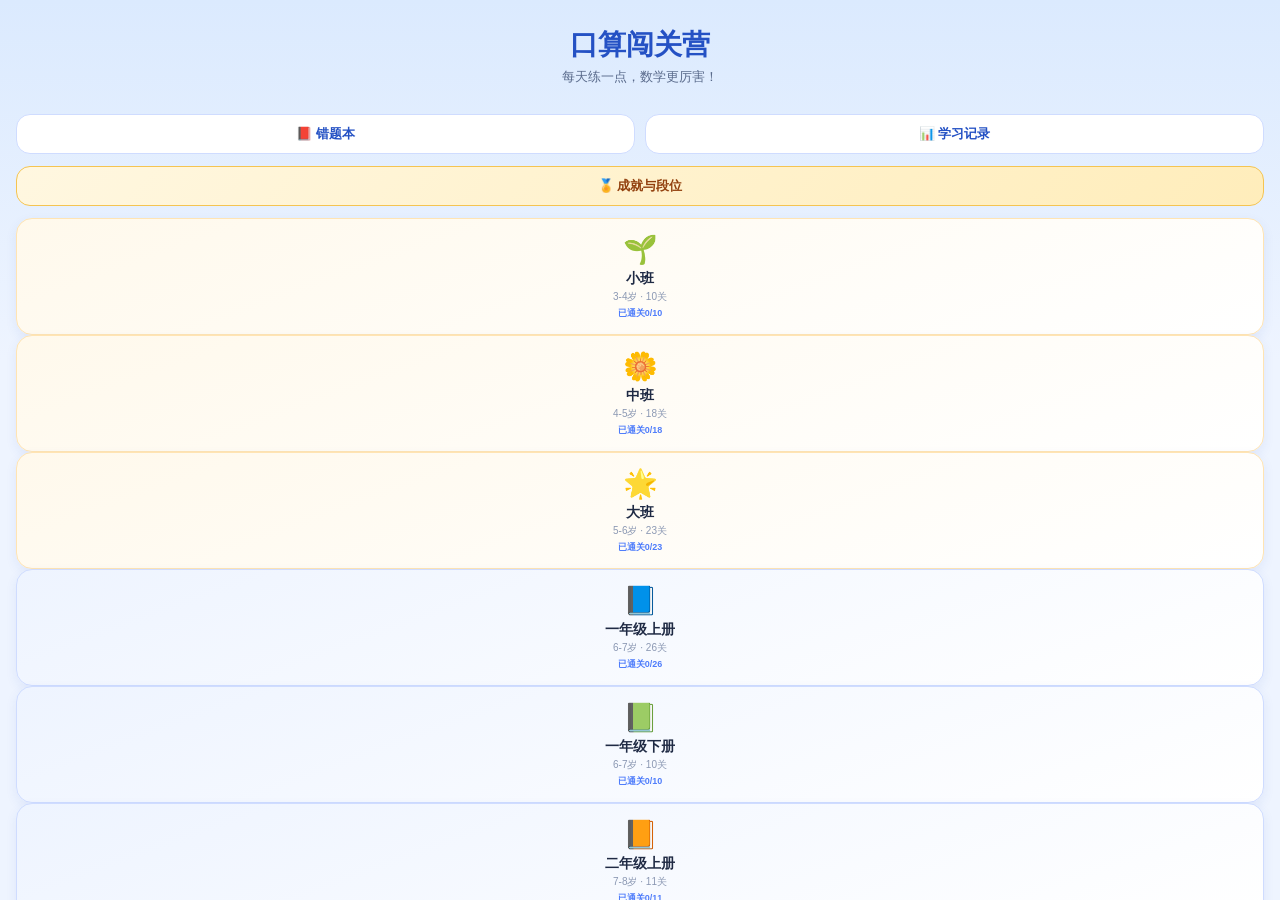
<file: 口算闯关营-index-21.html>
<!DOCTYPE html>
<html lang="zh-CN">
<head>
<meta charset="UTF-8">
<meta name="viewport" content="width=device-width, initial-scale=1.0, viewport-fit=cover, maximum-scale=1.0, user-scalable=no">
<title>口算闯关营</title>
<link rel="manifest" href="manifest.json">
<meta name="theme-color" content="#2451c4">
<link rel="apple-touch-icon" href="apple-touch-icon.png">
<meta name="apple-mobile-web-app-capable" content="yes">
<meta name="mobile-web-app-capable" content="yes">
<meta name="apple-mobile-web-app-status-bar-style" content="black-translucent">
<meta name="apple-mobile-web-app-title" content="口算闯关营">
<style>
* { box-sizing: border-box; margin: 0; padding: 0; -webkit-tap-highlight-color: transparent; }
html, body { height: 100%; font-family: -apple-system,"PingFang SC","Microsoft YaHei",sans-serif; background:#eef4ff; color:#1f2a44; overscroll-behavior:none; }
button { font-family: inherit; border: none; cursor: pointer; }
.screen { height: 100vh; height: 100dvh; width: 100%; overflow: hidden; }

/* ===== 首页 ===== */
.home-wrap { height:100%; display:flex; flex-direction:column; padding:20px 16px; background:linear-gradient(180deg,#dbeafe,#eef4ff 40%); overflow-y:auto; }
.home-title { font-size:28px; font-weight:800; color:#2451c4; text-align:center; margin-top:6px; }
.home-sub { font-size:13px; color:#5a6b8c; text-align:center; margin:4px 0 6px; }
.streak-display { text-align:center; font-size:13px; color:#ff7a00; font-weight:700; min-height:18px; margin-bottom:4px; }
.home-nav-row { display:flex; gap:10px; margin-bottom:12px; }
.home-nav-btn { flex:1; background:#fff; border:1.5px solid #cfdcff; color:#2451c4; font-size:13px; font-weight:700; padding:10px; border-radius:14px; }
.stage-list { display:flex; flex-direction:column; gap:0; }
.stage-grid { display:grid; grid-template-columns: repeat(3,1fr); gap:10px; }
.section-divider { font-size:13px; font-weight:800; color:#5a6b8c; margin:16px 2px 10px; padding-top:6px; border-top:1px dashed #cfdcff; }
.stage-card { background:#fff; border-radius:16px; padding:14px 6px; text-align:center; box-shadow:0 4px 12px rgba(36,81,196,.08); transition:transform .1s; }
.stage-card:active { transform:scale(.95); }
.stage-card.soon { opacity:.45; }
.stage-card.mode-kg { background:linear-gradient(160deg,#fff9ec,#fff); border:1.5px solid #ffe4b3; }
.stage-card.mode-elem { background:linear-gradient(160deg,#eef4ff,#fff); border:1.5px solid #cfdcff; }
.stage-card.mode-tower { background:linear-gradient(160deg,#fdeeff,#fff); border:1.5px solid #e6bfff; }
.stage-icon { font-size:28px; }
.stage-name { font-size:14px; font-weight:700; margin-top:4px; }
.stage-sub { font-size:10px; color:#8b98b3; margin-top:2px; }
.stage-progress-mini { font-size:9px; color:#4f7dfb; font-weight:700; margin-top:3px; }

/* 每日任务卡片 */
.daily-card { border-radius:16px; padding:14px 16px; margin-bottom:12px; box-shadow:0 4px 14px rgba(36,81,196,.1); transition:transform .1s; }
.daily-card:active { transform:scale(.98); }
.daily-elem { background:linear-gradient(135deg,#fff7e0,#ffedbb); border:1.5px solid #f5c451; }
.daily-kg { background:linear-gradient(135deg,#eafff1,#d6ffe6); border:1.5px solid #7ee2a8; }
.daily-title { font-size:15px; font-weight:800; color:#1f2a44; }
.daily-status { font-size:12px; color:#5a6b8c; margin-top:4px; }

/* 关卡进度概览条 */
.progress-wrap { margin-bottom:10px; padding:0 2px; }
.progress-text { font-size:12px; color:#5a6b8c; margin-bottom:5px; font-weight:600; }
.progress-bar { height:8px; background:#e6ecf9; border-radius:5px; overflow:hidden; }
.progress-fill { height:100%; background:linear-gradient(90deg,#4f7dfb,#2451c4); border-radius:5px; transition:width .3s; }

/* ===== 顶栏 ===== */
.topbar { height:56px; display:flex; align-items:center; justify-content:space-between; padding:max(10px,env(safe-area-inset-top)) 14px 0 14px; background:#fff; border-bottom:1px solid #e6ecf9; flex-shrink:0; }
.back-btn { background:none; font-size:15px; color:#2451c4; font-weight:600; }
.topbar-title { font-size:15px; font-weight:700; }

/* ===== 地图 ===== */
.map-scroll { height:calc(100% - 56px); overflow-y:auto; padding:14px; }
.sub-scroll { height:calc(100% - 56px); overflow-y:auto; padding:14px; }

/* 错题本 */
.empty-tip { text-align:center; color:#8b98b3; font-size:14px; margin-top:60px; }
.wrong-item { background:#fff; border-radius:14px; padding:12px 14px; margin-bottom:10px; display:flex; align-items:center; gap:10px; box-shadow:0 2px 8px rgba(36,81,196,.06); }
.wrong-main { flex:1; min-width:0; }
.wrong-text { font-size:15px; font-weight:700; }
.wrong-meta { font-size:11px; color:#8b98b3; margin-top:3px; }
.wrong-retry-btn { flex-shrink:0; background:#eef4ff; color:#2451c4; font-size:12px; font-weight:700; padding:9px 12px; border-radius:12px; }

/* 学习记录 */
.records-grid { display:grid; grid-template-columns:repeat(2,1fr); gap:12px; }
.rec-box { background:#fff; border-radius:16px; padding:18px 10px; text-align:center; box-shadow:0 3px 10px rgba(36,81,196,.08); }
.rec-num { font-size:22px; font-weight:800; color:#2451c4; }
.rec-label { font-size:12px; color:#8b98b3; margin-top:5px; }

/* 数据备份 */
.backup-section { margin-top:20px; background:#fff; border-radius:16px; padding:16px; box-shadow:0 3px 10px rgba(36,81,196,.08); }
.backup-title { font-size:15px; font-weight:800; margin-bottom:6px; }
.backup-note { font-size:12px; color:#8b98b3; line-height:1.5; margin-bottom:12px; }
.backup-btn-row { display:flex; gap:10px; }

/* 首页成就入口按钮 */
.achv-nav-btn { background:linear-gradient(135deg,#fff7e0,#ffedbb); border-color:#f5c451; color:#92400e; }

/* 段位卡片 */
.rank-card { background:linear-gradient(135deg,#fff7e0,#ffe0b3); border-radius:18px; padding:18px; display:flex; align-items:center; gap:14px; box-shadow:0 4px 14px rgba(217,119,6,.15); margin-bottom:6px; }
.rank-icon { font-size:44px; flex-shrink:0; }
.rank-info { flex-shrink:0; }
.rank-name { font-size:17px; font-weight:800; color:#92400e; }
.rank-points { font-size:12px; color:#a8672a; margin-top:2px; }
.rank-progress-wrap { flex:1; min-width:0; }
.rank-progress-bar { height:8px; background:rgba(255,255,255,.6); border-radius:5px; overflow:hidden; }
.rank-progress-fill { height:100%; background:linear-gradient(90deg,#f5a623,#d97706); border-radius:5px; transition:width .3s; }
.rank-next-text { font-size:10px; color:#a8672a; margin-top:5px; }
.rank-note { font-size:11px; color:#8b98b3; margin:10px 2px 16px; line-height:1.5; }

/* 成就勋章墙 */
.achv-cat-header { font-size:14px; font-weight:800; color:#5a6b8c; margin:14px 2px 8px; }
.achv-row { display:grid; grid-template-columns:repeat(3,1fr); gap:8px; }
.achv-tile { background:#fff; border-radius:14px; padding:12px 6px; text-align:center; box-shadow:0 2px 8px rgba(36,81,196,.06); opacity:.5; }
.achv-tile.unlocked { opacity:1; background:linear-gradient(160deg,#fff9ec,#fff); border:1.5px solid #ffd166; }
.achv-icon { font-size:24px; }
.achv-name { font-size:11px; font-weight:700; margin-top:4px; }
.achv-sub { font-size:10px; color:#8b98b3; margin-top:2px; }
.level-node { display:flex; align-items:center; gap:12px; background:#fff; border-radius:14px; padding:12px 14px; margin-bottom:9px; box-shadow:0 2px 8px rgba(36,81,196,.06); transition:transform .1s; }
.level-node:active { transform:scale(.97); }
.level-node.locked { opacity:.5; }
.level-node.current { border:2px solid #4f7dfb; }
.level-badge { width:38px; height:38px; border-radius:50%; display:flex; align-items:center; justify-content:center; font-weight:800; color:#fff; flex-shrink:0; font-size:14px; }
.level-badge.done { background:#ffb300; }
.level-badge.current { background:#4f7dfb; }
.level-badge.locked { background:#b7c2da; }
.level-info-name { font-size:14px; font-weight:700; }
.level-info-sub { font-size:11px; color:#8b98b3; margin-top:2px; }

/* ===== 答题页 ===== */
.answer-page { height:100%; display:flex; flex-direction:column; }
.answer-topbar { height:auto; min-height:56px; padding-bottom:6px; flex-direction:column; align-items:stretch; gap:3px; position:relative; }
.topbar-mid { display:flex; justify-content:space-between; align-items:center; }
.topbar-stats { display:flex; gap:10px; font-size:12px; font-weight:700; }
.dot-green { color:#16a34a; } .dot-red { color:#dc2626; }
.timer { position:absolute; right:14px; top:max(10px,env(safe-area-inset-top)); font-size:12px; font-weight:700; color:#2451c4; background:#eef4ff; padding:4px 9px; border-radius:10px; }

.question-area { flex:1; min-height:0; display:flex; align-items:center; justify-content:center; padding:6px 16px; position:relative; }
.question-card { width:100%; max-width:420px; background:#fff; border-radius:20px; box-shadow:0 8px 24px rgba(36,81,196,.1); display:flex; align-items:center; justify-content:center; font-size:clamp(24px,7vw,42px); font-weight:800; letter-spacing:1px; padding:clamp(10px,4vh,26px) 12px; text-align:center; min-height:70px; }
.question-card.correct { background:#e8fbe9; }
.question-card.wrong { background:#fdecec; }

.speak-btn { flex-shrink:0; margin:0 auto 4px; display:block; background:#eef4ff; color:#2451c4; font-size:13px; font-weight:600; padding:6px 16px; border-radius:20px; }

/* 数字键盘块：答案显示框 + 键盘 */
#arith-block { flex-shrink:0; display:flex; flex-direction:column; }
.answer-display { flex-shrink:0; margin:0 16px 6px; min-height:38px; background:#fff; border-radius:12px; display:flex; align-items:center; justify-content:center; font-size:22px; font-weight:700; border:2px solid #4f7dfb; }
.answer-display.placeholder { color:#b7c2da; font-size:15px; font-weight:500; border-color:#e6ecf9; }
.keypad { display:grid; grid-template-columns:repeat(3,1fr); gap:6px; padding:6px 12px max(8px,env(safe-area-inset-bottom)); }
.keypad button { height:clamp(38px,6.5vh,52px); border-radius:12px; background:#fff; font-size:19px; font-weight:700; box-shadow:0 2px 6px rgba(36,81,196,.08); }
.keypad .key-func { background:#fff1f1; color:#dc2626; font-size:14px; }
.keypad .key-confirm { grid-column:span 3; background:linear-gradient(135deg,#4f7dfb,#2451c4); color:#fff; font-size:17px; }

/* 选择题块 */
#choice-block { flex-shrink:0; display:none; grid-template-columns:repeat(2,1fr); gap:10px; padding:8px 16px max(14px,env(safe-area-inset-bottom)); }
.choice-opt { min-height:64px; border-radius:16px; background:#fff; font-size:22px; font-weight:700; box-shadow:0 3px 10px rgba(36,81,196,.1); padding:8px; display:flex; align-items:center; justify-content:center; }
.choice-opt.has-visual { min-height:96px; }
.choice-opt:disabled { opacity:.85; }
.choice-opt.opt-correct { background:#dcfce7; border:2px solid #16a34a; }
.choice-opt.opt-wrong { background:#fee2e2; border:2px solid #dc2626; }
.question-card svg { max-width:100%; }
.money-chip { background:linear-gradient(135deg,#fef3c7,#fde68a); border:2.5px solid #d97706; border-radius:12px; padding:10px 16px; font-size:22px; font-weight:800; color:#92400e; display:inline-flex; align-items:baseline; gap:3px; }
.money-unit { font-size:13px; font-weight:700; }

/* 幼儿园模式：更轻松可爱的配色 */
body.kg-mode .question-card { background:#fffdf5; }
body.kg-mode .choice-opt { border-radius:20px; }

/* 连击称号浮层 */
.combo-badge { position:absolute; left:50%; top:14%; transform:translate(-50%,0) scale(.6); display:flex; align-items:center; gap:8px; padding:10px 20px; border-radius:999px; font-weight:800; color:#fff; font-size:18px; opacity:0; pointer-events:none; animation:badgePop 1.4s ease forwards; box-shadow:0 8px 24px rgba(0,0,0,.2); z-index:5; }
@keyframes badgePop { 0%{opacity:0;transform:translate(-50%,10px) scale(.5);} 15%{opacity:1;transform:translate(-50%,0) scale(1.1);} 25%{transform:translate(-50%,0) scale(1);} 80%{opacity:1;} 100%{opacity:0;transform:translate(-50%,-10px) scale(.9);} }
.badge-lv1{background:linear-gradient(135deg,#ff9966,#ff5e3a);}
.badge-lv2{background:linear-gradient(135deg,#ffd166,#ff9f1c);box-shadow:0 0 24px rgba(255,159,28,.5);}
.badge-lv3{background:linear-gradient(135deg,#9d6bff,#5b3df0);}
.badge-lv4{background:linear-gradient(135deg,#ffd700,#2451c4);box-shadow:0 0 30px rgba(255,215,0,.6);}
.badge-lv5{background:linear-gradient(135deg,#ff3d81,#ffb300);box-shadow:0 0 40px rgba(255,61,129,.7);}

/* ===== 结算页 ===== */
.settlement-wrap { height:100%; overflow-y:auto; display:flex; flex-direction:column; align-items:center; padding:36px 20px max(20px,env(safe-area-inset-bottom)); text-align:center; gap:12px; }
.settle-emoji { font-size:56px; }
.settle-title { font-size:24px; font-weight:800; color:#16a34a; }
.settle-title.fail { color:#dc2626; }
.settle-stats { display:flex; gap:12px; width:100%; max-width:380px; margin:8px 0; justify-content:center; }
.stat-box { flex:1; border-radius:16px; padding:14px 8px; max-width:180px; }
.stat-green{background:#e8fbe9;} .stat-blue{background:#eaf1ff;}
.stat-num{font-size:24px;font-weight:800;}
.stat-green .stat-num{color:#16a34a;} .stat-blue .stat-num{color:#2451c4;}
.stat-label{font-size:11px;color:#8b98b3;margin-top:3px;}
#stat-stars { font-size:34px; color:#ffb300; }
.settle-titles-label{font-size:13px;color:#8b98b3;}
.settle-titles{display:flex;flex-wrap:wrap;gap:8px;justify-content:center;max-width:400px;}
.settle-titles .pill{display:flex;align-items:center;gap:6px;padding:8px 16px;border-radius:999px;color:#fff;font-weight:700;font-size:13px;}
.btn-primary{background:linear-gradient(135deg,#4f7dfb,#2451c4);color:#fff;font-size:16px;font-weight:700;padding:15px 26px;border-radius:16px;box-shadow:0 6px 16px rgba(36,81,196,.3);}
.btn-primary.big{width:100%;max-width:340px;}
.btn-secondary{background:#fff;color:#2451c4;border:1.5px solid #cfdcff;font-size:14px;font-weight:600;padding:11px 18px;border-radius:14px;flex:1;}
.settle-secondary{display:flex;gap:10px;width:100%;max-width:340px;margin-top:2px;}
</style>
</head>
<body>

<!-- 首页 -->
<div id="screen-home" class="screen">
  <div class="home-wrap">
    <h1 class="home-title">口算闯关营</h1>
    <p class="home-sub">每天练一点，数学更厉害！</p>
    <div class="streak-display" id="streak-display"></div>
    <div class="home-nav-row">
      <button class="home-nav-btn" onclick="goToWrongBook()">📕 错题本</button>
      <button class="home-nav-btn" onclick="goToRecords()">📊 学习记录</button>
    </div>
    <div class="home-nav-row">
      <button class="home-nav-btn achv-nav-btn" onclick="goToAchievements()">🏅 成就与段位</button>
    </div>
    <div class="stage-list" id="stage-list"></div>
  </div>
</div>

<!-- 地图页 -->
<div id="screen-map" class="screen" style="display:none;">
  <div class="topbar">
    <button class="back-btn" onclick="goHome()">← 返回</button>
    <div class="topbar-title" id="map-stage-title">地图</div>
    <div style="width:44px;"></div>
  </div>
  <div class="map-scroll" id="map-list"></div>
</div>

<!-- 答题页 -->
<div id="screen-answer" class="screen" style="display:none;">
  <div class="answer-page">
    <div class="topbar answer-topbar">
      <button class="back-btn" id="back-btn-answer">← 返回</button>
      <div class="topbar-mid">
        <div class="topbar-title" id="level-title">关卡</div>
        <div class="topbar-stats" id="elem-hud">
          <span id="qindex">第1题</span>
          <span class="dot-green" id="correct-count">🟢0</span>
          <span class="dot-red" id="wrong-count">🔴0</span>
        </div>
        <div class="topbar-stats" id="kg-hud" style="display:none;"><span id="qindex-kg"></span></div>
      </div>
      <div class="timer" id="timer">10:00</div>
    </div>

    <div class="question-area">
      <div class="question-card" id="question-card"></div>
      <div id="combo-badge-layer"></div>
    </div>

    <button class="speak-btn" onclick="manualSpeak()">🔊 再读一遍</button>

    <div id="arith-block">
      <div class="answer-display placeholder" id="answer-display">请输入答案</div>
      <div class="keypad">
        <button onclick="keypadInput('1')">1</button><button onclick="keypadInput('2')">2</button><button onclick="keypadInput('3')">3</button>
        <button onclick="keypadInput('4')">4</button><button onclick="keypadInput('5')">5</button><button onclick="keypadInput('6')">6</button>
        <button onclick="keypadInput('7')">7</button><button onclick="keypadInput('8')">8</button><button onclick="keypadInput('9')">9</button>
        <button class="key-func" onclick="keypadClear()">清除</button><button onclick="keypadInput('0')">0</button><button class="key-func" onclick="keypadDelete()">删除</button>
        <button class="key-confirm" onclick="keypadConfirm()">确定</button>
      </div>
    </div>

    <div id="choice-block"></div>
  </div>
</div>

<!-- 结算页 -->
<div id="screen-settlement" class="screen" style="display:none;">
  <div class="settlement-wrap">
    <div class="settle-emoji" id="settle-emoji">🎉</div>
    <div class="settle-title" id="settle-title">闯关成功！</div>
    <div class="settle-stats">
      <div class="stat-box stat-green" id="stat-correct-wrap">
        <div class="stat-num" id="stat-correct">-</div>
        <div class="stat-label">首轮正确</div>
      </div>
      <div class="stat-box stat-green" id="stat-stars-wrap" style="display:none;">
        <div id="stat-stars">★★★</div>
        <div class="stat-label">本关评价</div>
      </div>
      <div class="stat-box stat-blue">
        <div class="stat-num" id="stat-time">00:00</div>
        <div class="stat-label">用时</div>
      </div>
    </div>
    <div class="settle-titles-label" id="titles-label">🎖 本关评级</div>
    <div class="settle-titles" id="settle-titles"></div>
    <button class="btn-primary big" id="btn-next-level" onclick="challengeNext()">挑战下一关</button>
    <div class="settle-secondary">
      <button class="btn-secondary" onclick="goToCurrentMap()">返回地图</button>
      <button class="btn-secondary" id="btn-retry-level" onclick="retryLevel()">再玩一次</button>
    </div>
  </div>
</div>

<!-- 失败页 -->
<div id="screen-failed" class="screen" style="display:none;">
  <div class="settlement-wrap">
    <div class="settle-emoji">😅</div>
    <div class="settle-title fail">挑战失败，再来一次吧！</div>
    <button class="btn-primary big" onclick="retryLevel()">重新挑战</button>
    <div class="settle-secondary">
      <button class="btn-secondary" onclick="goToCurrentMap()">返回地图</button>
    </div>
  </div>
</div>

<!-- 错题本 -->
<div id="screen-wrongbook" class="screen" style="display:none;">
  <div class="topbar">
    <button class="back-btn" onclick="goHome()">← 返回</button>
    <div class="topbar-title">📕 错题本</div>
    <div style="width:44px;"></div>
  </div>
  <div class="sub-scroll" id="wrongbook-list"></div>
</div>

<!-- 学习记录 -->
<div id="screen-records" class="screen" style="display:none;">
  <div class="topbar">
    <button class="back-btn" onclick="goHome()">← 返回</button>
    <div class="topbar-title">📊 学习记录</div>
    <div style="width:44px;"></div>
  </div>
  <div class="sub-scroll">
    <div class="records-grid">
      <div class="rec-box"><div class="rec-num" id="rec-time">0分钟</div><div class="rec-label">累计学习时间</div></div>
      <div class="rec-box"><div class="rec-num" id="rec-answered">0</div><div class="rec-label">累计答题数</div></div>
      <div class="rec-box"><div class="rec-num" id="rec-accuracy">0%</div><div class="rec-label">总体正确率</div></div>
      <div class="rec-box"><div class="rec-num" id="rec-levels">0</div><div class="rec-label">完成关卡数</div></div>
      <div class="rec-box"><div class="rec-num" id="rec-wrong">0</div><div class="rec-label">当前错题数</div></div>
      <div class="rec-box"><div class="rec-num" id="rec-streak">0天</div><div class="rec-label">连续学习</div></div>
    </div>
    <div class="backup-section">
      <div class="backup-title">💾 数据备份</div>
      <div class="backup-note">所有进度只存在这台设备的浏览器里，换手机、清缓存都会丢失。建议定期导出备份，需要时再导入恢复。</div>
      <div class="backup-btn-row">
        <button class="btn-secondary" onclick="exportBackup()">导出备份</button>
        <button class="btn-secondary" onclick="triggerImportPicker()">导入恢复</button>
      </div>
      <input type="file" id="import-file-input" accept=".json,application/json" style="display:none" onchange="importBackupFile(this)">
    </div>
  </div>
</div>

<!-- 成就与段位 -->
<div id="screen-achievements" class="screen" style="display:none;">
  <div class="topbar">
    <button class="back-btn" onclick="goHome()">← 返回</button>
    <div class="topbar-title">🏅 成就与段位</div>
    <div style="width:44px;"></div>
  </div>
  <div class="sub-scroll">
    <div class="rank-card">
      <div class="rank-icon" id="rank-icon">🥉</div>
      <div class="rank-info">
        <div class="rank-name" id="rank-name">青铜学徒</div>
        <div class="rank-points" id="rank-points">0分</div>
      </div>
      <div class="rank-progress-wrap">
        <div class="rank-progress-bar"><div class="rank-progress-fill" id="rank-progress-fill" style="width:0%"></div></div>
        <div class="rank-next-text" id="rank-next-text">距离下一段位还差XX分</div>
      </div>
    </div>
    <div class="rank-note">段位积分来自小学段每日挑战的表现（正确率+速度+连击），跟自己进步比较，暂不支持跨用户排名</div>
    <div id="achv-grid"></div>
  </div>
</div>

<script>
// ===== 通用工具 =====
function shuffle(arr) {
  const a = arr.slice();
  for (let i = a.length - 1; i > 0; i--) {
    const j = Math.floor(Math.random() * (i + 1));
    [a[i], a[j]] = [a[j], a[i]];
  }
  return a;
}
function pick(pool, n) { return shuffle(pool).slice(0, Math.min(n, pool.length)); }
function randInt(min, max) { return Math.floor(Math.random() * (max - min + 1)) + min; }

// 按内容去重（arith按算式文本，choice按题干+正确选项），避免随机生成的题库里混入完全相同的题
function dedupeQuestions(pool) {
  const seen = new Set();
  const out = [];
  for (const q of pool) {
    let key;
    if (q.type === 'arith') key = 'A:' + q.expression;
    else {
      const correctOpt = q.options.find(o => o.correct);
      key = 'C:' + (q.promptText || '') + '|' + (correctOpt ? (correctOpt.label || JSON.stringify(correctOpt.visual)) : '');
    }
    if (seen.has(key)) continue;
    seen.add(key);
    out.push(q);
  }
  return out;
}

// ===== 算术题生成（数字键盘类） =====
function numText(n) { return String(n); }

function makeArith(a, op, b, answer) {
  const opWord = op === '+' ? '加' : '减';
  return {
    type: 'arith',
    expression: `${a} ${op} ${b} = ?`,
    answer,
    speechText: `${numText(a)}${opWord}${numText(b)}等于多少`
  };
}

function genAddPool(max, opts = {}) {
  const { noCarry = false, mustCarry = false, minSum = 0, minA = 0 } = opts;
  const pool = [];
  for (let a = minA; a <= max; a++) {
    for (let b = 0; b <= max; b++) {
      const sum = a + b;
      if (sum > max) continue;
      if (sum < minSum) continue;
      if (noCarry && (a % 10 + b % 10) >= 10) continue;
      if (mustCarry && (a % 10 + b % 10) < 10) continue;
      if (a === 0 && b === 0) continue;
      pool.push(makeArith(a, '+', b, sum));
    }
  }
  return pool;
}
function genSubPool(max, opts = {}) {
  const { noBorrow = null, minA = 0 } = opts;
  const pool = [];
  for (let a = minA; a <= max; a++) {
    for (let b = 0; b <= a; b++) {
      const diff = a - b;
      if (noBorrow === true && (a % 10) < (b % 10)) continue;
      if (noBorrow === false && (a % 10) >= (b % 10)) continue;
      if (a === 0 && b === 0) continue;
      pool.push(makeArith(a, '-', b, diff));
    }
  }
  return pool;
}
function genMixPool(max, opts = {}) {
  return shuffle([...genAddPool(max, opts), ...genSubPool(max, opts)]);
}

// 按位数区间随机采样生成加/减法题（用于竖式运算：两位数+一位数、三位数+两位数等非对称位数组合）
function genAddRange(aMin, aMax, bMin, bMax, opts = {}, attempts = 300) {
  const { noCarry = false, mustCarry = false } = opts;
  const pool = [];
  for (let i = 0; i < attempts; i++) {
    const a = randInt(aMin, aMax), b = randInt(bMin, bMax);
    const carries = (a % 10 + b % 10) >= 10;
    if (noCarry && carries) continue;
    if (mustCarry && !carries) continue;
    pool.push(makeArith(a, '+', b, a + b));
  }
  return pool;
}
function genSubRange(aMin, aMax, bMin, bMax, opts = {}, attempts = 300) {
  const { noBorrow = null } = opts; // true=不退位, false=必须退位, null=不限制
  const pool = [];
  for (let i = 0; i < attempts; i++) {
    let a = randInt(aMin, aMax), b = randInt(bMin, bMax);
    if (b > a) { const t = a; a = b; b = t; }
    const borrows = (a % 10) < (b % 10);
    if (noBorrow === true && borrows) continue;
    if (noBorrow === false && !borrows) continue;
    pool.push(makeArith(a, '-', b, a - b));
  }
  return pool;
}
// 连续多步加减（3连加/连减/加减混合等）。按构造方式生成，保证每一步都合法（不出现负数或超上限），
// 不用"随机试探再丢弃"的方式，避免题量紧张的组合（如5连加）出现题库过小甚至为空的问题。
function genChainPool({ min = 1, max, terms, opsMode, count = 200 }) {
  const pool = [];
  for (let i = 0; i < count; i++) {
    let cur = randInt(min, max);
    let expr = String(cur), speech = String(cur);
    for (let k = 0; k < terms - 1; k++) {
      let op = opsMode === 'add' ? '+' : opsMode === 'sub' ? '-' : (Math.random() > 0.5 ? '+' : '-');
      const canAdd = (max - cur) >= 1, canSub = cur >= 1;
      if (op === '+' && !canAdd) op = canSub ? '-' : '+';
      if (op === '-' && !canSub) op = canAdd ? '+' : '-';
      let b;
      if (op === '+') { b = randInt(1, Math.max(1, max - cur)); cur += b; }
      else { b = randInt(1, Math.max(1, cur)); cur -= b; }
      expr += ` ${op} ${b}`; speech += (op === '+' ? '加' : '减') + b;
    }
    pool.push({ type: 'arith', expression: expr + ' = ?', answer: cur, speechText: speech + '等于多少' });
  }
  return pool;
}
// 乘法/除法口诀表
function genMulTable(nMin, nMax) {
  const pool = [];
  for (let a = nMin; a <= nMax; a++) for (let b = 1; b <= 9; b++) {
    pool.push({ type: 'arith', expression: `${a} × ${b} = ?`, answer: a * b, speechText: `${a}乘${b}等于多少` });
  }
  return pool;
}
function genDivTable(nMin, nMax) {
  const pool = [];
  for (let a = nMin; a <= nMax; a++) for (let b = 1; b <= 9; b++) {
    const dividend = a * b;
    pool.push({ type: 'arith', expression: `${dividend} ÷ ${a} = ?`, answer: b, speechText: `${dividend}除以${a}等于多少` });
  }
  return pool;
}

// 整十数加减整十数
function genTensAddPool(max) {
  const pool = [];
  for (let a = 10; a <= max; a += 10) for (let b = 10; b <= max; b += 10) {
    if (a + b <= max) pool.push(makeArith(a, '+', b, a + b));
  }
  return pool;
}
function genTensSubPool(max) {
  const pool = [];
  for (let a = 20; a <= max; a += 10) for (let b = 10; b <= a; b += 10) {
    pool.push(makeArith(a, '-', b, a - b));
  }
  return pool;
}
// 两位数加减一位数（默认不进位/不退位，符合一下册教材顺序）
function genTwoOneAddPool(max, opts = {}) {
  const { mustCarry = false } = opts;
  const pool = [];
  for (let a = 10; a <= 99; a++) for (let b = 1; b <= 9; b++) {
    const sum = a + b;
    if (sum > max) continue;
    const carries = (a % 10 + b) >= 10;
    if (mustCarry && !carries) continue;
    if (!mustCarry && carries) continue;
    pool.push(makeArith(a, '+', b, sum));
  }
  return pool;
}
function genTwoOneSubPool(max, opts = {}) {
  const { mustBorrow = false } = opts;
  const pool = [];
  for (let a = 10; a <= max; a++) for (let b = 1; b <= 9; b++) {
    if (b > a) continue;
    const borrows = (a % 10) < b;
    if (mustBorrow && !borrows) continue;
    if (!mustBorrow && borrows) continue;
    pool.push(makeArith(a, '-', b, a - b));
  }
  return pool;
}
// 生成一个"取N题"的关卡内容函数（返回array，供 getLevelContent 调用）
// 自动去重 + 题库偏小时自动少抽一点，避免每次重玩看到完全相同的一整套题
function arithLevel(poolFn, count) {
  return () => {
    const pool = dedupeQuestions(poolFn());
    let safeCount = count;
    if (pool.length <= count) {
      safeCount = Math.max(5, Math.min(count, Math.floor(pool.length * 0.75)));
    }
    return pick(pool, safeCount);
  };
}

// ===== 选择题生成（点选/选择题类，幼儿园及部分小学概念题共用） =====
// option: { label(展示文字/emoji), correct(bool), size(可选，用于大小/高矮对比的字号) }
function makeChoice(promptText, speechText, options) {
  return { type: 'choice', promptText, speechText, options: shuffle(options) };
}

function starsStr(n) { return '⭐'.repeat(n); }
function applesStr(n) { return '🍎'.repeat(n); }

// ===== 可视化组件（钟表/分数/人民币/图形），用于替代纯文字/emoji的题目呈现 =====
function clockSVG(hour, minute) {
  const h = hour % 12;
  const hourAngle = h * 30 + minute * 0.5 - 90;
  const minAngle = minute * 6 - 90;
  const hx = 50 + 20 * Math.cos(hourAngle * Math.PI / 180);
  const hy = 50 + 20 * Math.sin(hourAngle * Math.PI / 180);
  const mx = 50 + 32 * Math.cos(minAngle * Math.PI / 180);
  const my = 50 + 32 * Math.sin(minAngle * Math.PI / 180);
  return `<svg viewBox="0 0 100 100" width="86" height="86">
    <circle cx="50" cy="50" r="46" fill="#fff" stroke="#2451c4" stroke-width="4"/>
    <text x="50" y="20" font-size="11" text-anchor="middle" fill="#1f2a44">12</text>
    <text x="82" y="54" font-size="11" text-anchor="middle" fill="#1f2a44">3</text>
    <text x="50" y="88" font-size="11" text-anchor="middle" fill="#1f2a44">6</text>
    <text x="18" y="54" font-size="11" text-anchor="middle" fill="#1f2a44">9</text>
    <line x1="50" y1="50" x2="${hx}" y2="${hy}" stroke="#1f2a44" stroke-width="4.5" stroke-linecap="round"/>
    <line x1="50" y1="50" x2="${mx}" y2="${my}" stroke="#4f7dfb" stroke-width="3" stroke-linecap="round"/>
    <circle cx="50" cy="50" r="3.5" fill="#1f2a44"/>
  </svg>`;
}
function fractionSVG(num, den) {
  const w = 64 / den;
  let rects = '';
  for (let i = 0; i < den; i++) {
    const filled = i < num;
    rects += `<rect x="${8 + i * w}" y="16" width="${w - 2}" height="32" fill="${filled ? '#4f7dfb' : '#eef4ff'}" stroke="#2451c4" stroke-width="2"/>`;
  }
  return `<svg viewBox="0 0 80 64" width="90" height="72">${rects}</svg>`;
}
function moneyChip(value, unit) {
  const u = unit || '元';
  const prefix = u === '元' ? '¥' : '';
  return `<div class="money-chip">${prefix}${value}<span class="money-unit">${u}</span></div>`;
}
const SHAPE_PATHS = {
  circle: '<circle cx="40" cy="40" r="32"/>',
  square: '<rect x="10" y="10" width="60" height="60"/>',
  triangle: '<polygon points="40,8 74,70 6,70"/>',
  rectangle: '<rect x="6" y="20" width="68" height="40"/>',
  pentagon: '<polygon points="40,6 74,30 61,70 19,70 6,30"/>',
};
function shapeSVG(shape, color) {
  return `<svg viewBox="0 0 80 80" width="60" height="60"><g fill="${color || '#4f7dfb'}">${SHAPE_PATHS[shape] || ''}</g></svg>`;
}
function renderVisual(v) {
  if (!v) return '';
  if (v.type === 'clock') return clockSVG(v.hour, v.minute);
  if (v.type === 'fraction') return fractionSVG(v.num, v.den);
  if (v.type === 'money') return moneyChip(v.value, v.unit);
  if (v.type === 'shape') return shapeSVG(v.shape, v.color);
  return '';
}

window.KS = { shuffle, pick, randInt, makeArith, genAddPool, genSubPool, genMixPool,
  genTensAddPool, genTensSubPool, genTwoOneAddPool, genTwoOneSubPool,
  genAddRange, genSubRange, genChainPool, genMulTable, genDivTable,
  arithLevel, makeChoice, starsStr, applesStr, renderVisual, dedupeQuestions };


// ===== 幼儿园阶段关卡内容 =====
(function () {
  const { makeChoice, starsStr, applesStr, randInt, arithLevel, genAddPool, genSubPool, genMixPool, shuffle, pick } = window.KS;

  // ---------- 小班 10关 ----------
  const XIAOBAN = [
    { name: '形状小侦探', content: () => window.KS.dedupeQuestions([
      makeChoice('请找出圆形', '请找出圆形', [{visual:{type:'shape',shape:'circle'},correct:true},{visual:{type:'shape',shape:'square'}},{visual:{type:'shape',shape:'triangle'}}]),
      makeChoice('请找出方形', '请找出方形', [{visual:{type:'shape',shape:'triangle'}},{visual:{type:'shape',shape:'square'},correct:true},{visual:{type:'shape',shape:'circle'}}]),
      makeChoice('请找出三角形', '请找出三角形', [{visual:{type:'shape',shape:'square'}},{visual:{type:'shape',shape:'circle'}},{visual:{type:'shape',shape:'triangle'},correct:true}]),
    ])},
    { name: '大小比一比', content: () => [
      makeChoice('哪个更大呀', '哪个更大呀', [{label:'🍎',size:64,correct:true},{label:'🍎',size:26}]),
      makeChoice('哪个更小呀', '哪个更小呀', [{label:'🍉',size:60},{label:'🍉',size:24,correct:true}]),
      makeChoice('哪个更大呀', '哪个更大呀', [{label:'⚽',size:30},{label:'⚽',size:68,correct:true}]),
      makeChoice('哪个更小呀', '哪个更小呀', [{label:'🐟',size:22,correct:true},{label:'🐟',size:58}]),
    ]},
    { name: '谁多谁少', content: () => [
      makeChoice('哪边星星更多', '哪边星星更多', [{label:starsStr(2)},{label:starsStr(5),correct:true}]),
      makeChoice('哪边苹果更少', '哪边苹果更少', [{label:applesStr(4)},{label:applesStr(1),correct:true}]),
      makeChoice('哪边星星更多', '哪边星星更多', [{label:starsStr(6),correct:true},{label:starsStr(3)}]),
      makeChoice('哪边苹果更少', '哪边苹果更少', [{label:applesStr(2),correct:true},{label:applesStr(5)}]),
    ]},
    { name: '高矮排排队', content: () => [
      makeChoice('谁更高呀', '谁更高呀', [{label:'🌳',size:70,correct:true},{label:'🌳',size:26}]),
      makeChoice('谁更矮呀', '谁更矮呀', [{label:'🕯',size:60},{label:'🕯',size:22,correct:true}]),
      makeChoice('谁更高呀', '谁更高呀', [{label:'🦒',size:28},{label:'🦒',size:66,correct:true}]),
    ]},
    { name: '数数小能手', content: () => [1,2,3,4,5].map(n =>
      makeChoice(`数一数：${starsStr(n)}`, '数一数，一共有几个星星', shuffle([
        {label:String(n),correct:true},
        {label:String(Math.max(1,n-1))},
        {label:String(Math.min(5,n+1))}
      ]))
    )},
    { name: '数字宝宝找朋友', content: () => [1,2,3,4,5].map(n =>
      makeChoice(`请选出${n}个苹果`, `请选出${n}个苹果`, shuffle([
        {label:applesStr(n),correct:true},
        {label:applesStr(Math.max(1,n-1))},
        {label:applesStr(Math.min(5,n+1))}
      ]))
    )},
    { name: '数字捉迷藏', content: () => [1,2,3,4,5].map(n =>
      makeChoice(`${starsStr(n)} 这是数字几`, `一共这么多星星，这是数字几`, shuffle([
        {label:String(n),correct:true},
        {label:String(Math.max(1,n-1))},
        {label:String(Math.min(5,n+1))}
      ]))
    )},
    { name: '数字小火车', content: () => [
      makeChoice('1，2，（ ），4', '1、2、空格、4，空格应该填几', [{label:'3',correct:true},{label:'5'},{label:'1'}]),
      makeChoice('（ ），2，3，4', '空格、2、3、4，空格应该填几', [{label:'5'},{label:'1',correct:true},{label:'3'}]),
      makeChoice('2，3，（ ），5', '2、3、空格、5，空格应该填几', [{label:'4',correct:true},{label:'6'},{label:'2'}]),
    ]},
    { name: '一个和许多', content: () => [
      makeChoice(`${applesStr(1)} 这是一个还是许多`, '这是一个还是许多', [{label:'一个',correct:true},{label:'许多'}]),
      makeChoice(`${applesStr(6)} 这是一个还是许多`, '这是一个还是许多', [{label:'一个'},{label:'许多',correct:true}]),
      makeChoice(`${starsStr(1)} 这是一个还是许多`, '这是一个还是许多', [{label:'一个',correct:true},{label:'许多'}]),
      makeChoice(`${starsStr(7)} 这是一个还是许多`, '这是一个还是许多', [{label:'一个'},{label:'许多',correct:true}]),
    ]},
    { name: '综合复习', content: () => {
      const all = [
        ...XIAOBAN[0].content(), ...XIAOBAN[2].content(), ...XIAOBAN[4].content(),
        ...XIAOBAN[6].content(), ...XIAOBAN[8].content()
      ];
      return pick(all, 8);
    }},
  ];

  // ---------- 中班 15+3=18关 ----------
  const ZHONGBAN = [
    { name: '数数小明星', content: () => [6,7,8,9,10].map(n =>
      makeChoice(`数一数：${starsStr(n)}`, '数一数，一共有几个星星', shuffle([
        {label:String(n),correct:true},{label:String(n-2)},{label:String(Math.min(10,n+2))}
      ]))
    )},
    { name: '数字配送员', content: () => [6,7,8,9,10].map(n =>
      makeChoice(`请选出${n}个苹果`, `请选出${n}个苹果`, shuffle([
        {label:applesStr(n),correct:true},{label:applesStr(n-2)},{label:applesStr(Math.min(10,n+2))}
      ]))
    )},
    { name: '数字好朋友', content: () => [6,7,8,9,10].map(n =>
      makeChoice(`${starsStr(n)} 这是数字几`, '一共这么多，这是数字几', shuffle([
        {label:String(n),correct:true},{label:String(n-1)},{label:String(Math.min(10,n+1))}
      ]))
    )},
    { name: '谁最多', content: () => [
      makeChoice('哪组最多', '哪组最多', [{label:starsStr(4)},{label:starsStr(9),correct:true},{label:starsStr(6)}]),
      makeChoice('哪组最少', '哪组最少', [{label:starsStr(8)},{label:starsStr(3),correct:true},{label:starsStr(5)}]),
      makeChoice('哪组最多', '哪组最多', [{label:applesStr(7)},{label:applesStr(2)},{label:applesStr(10),correct:true}]),
    ]},
    { name: '数字排排坐', content: () => [
      makeChoice('5，6，（ ），8', '5、6、空格、8，填几', [{label:'7',correct:true},{label:'9'},{label:'4'}]),
      makeChoice('（ ），8，9，10', '空格、8、9、10，填几', [{label:'11'},{label:'7',correct:true},{label:'6'}]),
      makeChoice('7，（ ），9，10', '7、空格、9、10，填几', [{label:'8',correct:true},{label:'6'},{label:'11'}]),
    ]},
    { name: '变来变去都一样', content: () => [
      makeChoice(`${starsStr(5)} 换个排法还是这样：⭐⭐ ⭐⭐⭐ 一共还是几个`, '不管怎么摆，一共还是几个', [{label:'5',correct:true},{label:'4'},{label:'6'}]),
      makeChoice('5个苹果分成两堆，2个和3个，一共还是几个', '5个苹果分成两堆，一共还是几个', [{label:'5',correct:true},{label:'6'},{label:'4'}]),
    ]},
    { name: '数字分分乐', content: () => [
      makeChoice('10可以分成6和几', '10可以分成6和几', [{label:'4',correct:true},{label:'5'},{label:'3'}]),
      makeChoice('10可以分成3和几', '10可以分成3和几', [{label:'6'},{label:'7',correct:true},{label:'8'}]),
      makeChoice('8可以分成5和几', '8可以分成5和几', [{label:'3',correct:true},{label:'4'},{label:'2'}]),
      makeChoice('9可以分成4和几', '9可以分成4和几', [{label:'6'},{label:'5',correct:true},{label:'4'}]),
    ]},
    { name: '排队小达人', content: () => [
      makeChoice('🐰🐱🐶🐷🐭 小猫排第几', '排队里，小猫排第几', [{label:'第1个'},{label:'第2个',correct:true},{label:'第3个'}]),
      makeChoice('🐰🐱🐶🐷🐭 小狗排第几', '排队里，小狗排第几', [{label:'第2个'},{label:'第4个'},{label:'第3个',correct:true}]),
    ]},
    { name: '规律小侦探', content: () => [
      makeChoice('🔴🔵🔴🔵（ ）下一个是什么', 'ABAB规律，下一个是什么', [{label:'🔴',correct:true},{label:'🔵'}]),
      makeChoice('⭐🌙⭐🌙（ ）下一个是什么', 'ABAB规律，下一个是什么', [{label:'⭐'},{label:'🌙',correct:true}]),
      makeChoice('🍎🍌🍎🍌（ ）下一个是什么', 'ABAB规律，下一个是什么', [{label:'🍎',correct:true},{label:'🍌'}]),
    ]},
    { name: '方位小探险', content: () => [
      makeChoice('🐦在树的上面还是下面', '小鸟在树的上面还是下面', [{label:'上面',correct:true},{label:'下面'}]),
      makeChoice('🐰在洞的里面还是外面', '兔子在洞的里面还是外面', [{label:'里面',correct:true},{label:'外面'}]),
    ]},
    { name: '数字在哪里', content: () => [
      makeChoice('生活中哪里能看到数字', '生活中哪里能看到数字', [{label:'🕐时钟',correct:true},{label:'🌳大树'}]),
      makeChoice('生活中哪里能看到数字', '生活中哪里能看到数字', [{label:'🌸小花'},{label:'💰钱',correct:true}]),
    ]},
    { name: '分类小管家', content: () => [
      makeChoice('🍎🍌🍎 哪种水果更多', '哪种水果更多', [{label:'苹果',correct:true},{label:'香蕉'}]),
      makeChoice('🔴🔵🔴🔴 哪种颜色更多', '哪种颜色更多', [{label:'红色',correct:true},{label:'蓝色'}]),
    ]},
    { name: '合在一起是多少', content: () => window.KS.dedupeQuestions(Array.from({length:8},() => {
      const a = randInt(1,3), b = randInt(1,2);
      return makeChoice(`${applesStr(a)} 和 ${applesStr(b)} 合起来是几个`, `${a}和${b}合起来是几个`, shuffle([
        {label:String(a+b),correct:true},{label:String(a+b+1)},{label:String(Math.max(1,a+b-1))}
      ]));
    })).slice(0,3)},
    { name: '还剩几个', content: () => window.KS.dedupeQuestions(Array.from({length:8},() => {
      const a = randInt(3,5), b = randInt(1,a-1);
      return makeChoice(`原来有${a}个，吃了${b}个，还剩几个`, `原来有${a}个，吃了${b}个，还剩几个`, shuffle([
        {label:String(a-b),correct:true},{label:String(a-b+1)},{label:String(Math.max(0,a-b-1))}
      ]));
    })).slice(0,3)},
    { name: '综合复习', content: () => pick([
        ...ZHONGBAN[0].content(), ...ZHONGBAN[3].content(), ...ZHONGBAN[6].content(),
        ...ZHONGBAN[9].content(), ...ZHONGBAN[12].content()
      ], 8)
    },
    // 新增3关：10以内加减法与综合
    { name: '加法小旅程', content: arithLevel(() => genAddPool(10), 10) },
    { name: '减法小旅程', content: arithLevel(() => genSubPool(10), 10) },
    { name: '加减大集合', content: arithLevel(() => genMixPool(10), 10) },
  ];

  // ---------- 大班 16+7=23关 ----------
  const DABAN = [
    { name: '数数大挑战', content: () => [12,15,18,20].map(n =>
      makeChoice(`从1数到${n}，最后一个数是几`, `从1数到${n}，最后一个数是几`, [{label:String(n),correct:true},{label:String(n-1)},{label:String(n+1)}])
    )},
    { name: '11-20好朋友', content: () => shuffle(Array.from({length:10},(_,i)=>i+11)).slice(0,6).map(n =>
      makeChoice(`这是数字几：${n}`, `这是数字几`, [{label:String(n),correct:true},{label:String(n-1)},{label:String(n+1)}])
    )},
    { name: '加法小高手', content: arithLevel(() => genAddPool(10), 12) },
    { name: '减法小高手', content: arithLevel(() => genSubPool(10), 12) },
    { name: '加减大闯关', content: arithLevel(() => genMixPool(10), 15) },
    { name: '数字分合大挑战', content: () => [
      makeChoice('10可以分成7和几', '10可以分成7和几', [{label:'2'},{label:'3',correct:true},{label:'4'}]),
      makeChoice('10可以分成4和几', '10可以分成4和几', [{label:'6',correct:true},{label:'5'},{label:'7'}]),
      makeChoice('9可以分成2和几', '9可以分成2和几', [{label:'6'},{label:'7',correct:true},{label:'8'}]),
      makeChoice('8可以分成3和几', '8可以分成3和几', [{label:'5',correct:true},{label:'4'},{label:'6'}]),
    ]},
    { name: '加法小进阶', content: arithLevel(() => genAddPool(20, {noCarry:true, minSum:11}), 15) },
    { name: '减法小进阶', content: arithLevel(() => genSubPool(20, {noBorrow:true, minA:11}), 15) },
    { name: '单双数大冒险', content: () => shuffle(Array.from({length:10},(_,i)=>i+1)).slice(0,6).map(n =>
      makeChoice(`${n}是单数还是双数`, `${n}是单数还是双数`, [{label:'单数',correct: n%2===1},{label:'双数',correct: n%2===0}])
    )},
    { name: '规律大师', content: () => [
      makeChoice('🔴🔵🟡🔴🔵🟡（ ）下一个是什么', 'ABC规律，下一个是什么', [{label:'🔴',correct:true},{label:'🔵'},{label:'🟡'}]),
      makeChoice('1，2，3，（ ），5', '递增规律，空格填几', [{label:'4',correct:true},{label:'6'},{label:'3'}]),
      makeChoice('2，4，6，（ ）', '递增规律(每次+2)，空格填几', [{label:'7'},{label:'8',correct:true},{label:'9'}]),
    ]},
    { name: '立体图形王国', content: () => [
      makeChoice('哪个是球体', '哪个是球体', [{label:'⚽',correct:true},{label:'📦'},{label:'🧊'}]),
      makeChoice('哪个是正方体', '哪个是正方体', [{label:'⚽'},{label:'🎲',correct:true},{label:'🥫'}]),
      makeChoice('哪个是圆柱体', '哪个是圆柱体', [{label:'🥫',correct:true},{label:'🎲'},{label:'⚽'}]),
    ]},
    { name: '时间小主人', content: () => [1,3,6,9].map(h => {
      const q = makeChoice(`现在几点`, `现在是几点`, [
        {label:`${h}点`,correct:true},{label:`${h===12?1:h+1}点`},{label:'12点'}
      ]);
      q.promptVisual = { type: 'clock', hour: h, minute: 0 };
      return q;
    })},
    { name: '小小采购员', content: () => [
      makeChoice('买1元的东西，应该用哪张钱', '买1元的东西，应该用哪张钱', [
        {visual:{type:'money',value:1},correct:true},{visual:{type:'money',value:5}},{visual:{type:'money',value:10}}
      ]),
      makeChoice('买5元的东西，应该用哪张钱', '买5元的东西，应该用哪张钱', [
        {visual:{type:'money',value:1}},{visual:{type:'money',value:5},correct:true},{visual:{type:'money',value:10}}
      ]),
      makeChoice('买10元的东西，应该用哪张钱', '买10元的东西，应该用哪张钱', [
        {visual:{type:'money',value:5}},{visual:{type:'money',value:1}},{visual:{type:'money',value:10},correct:true}
      ]),
    ]},
    { name: '看图列式', content: () => [
      makeChoice(`${applesStr(3)}和${applesStr(2)}合起来，用什么算式`, '3个苹果和2个苹果合起来，用什么算式', [{label:'3+2',correct:true},{label:'3-2'},{label:'2-3'}]),
      makeChoice(`${applesStr(5)}吃掉2个，用什么算式`, '5个苹果吃掉2个，用什么算式', [{label:'5+2'},{label:'5-2',correct:true},{label:'2-5'}]),
    ]},
    { name: '生活数学家', content: () => [
      makeChoice('小明有5支笔，送给小红2支，还剩几支', '小明有5支笔，送给小红2支，还剩几支', [{label:'3支',correct:true},{label:'7支'},{label:'2支'}]),
      makeChoice('小红有3颗糖，妈妈又给了2颗，一共几颗', '小红有3颗糖，妈妈又给了2颗，一共几颗', [{label:'5颗',correct:true},{label:'1颗'},{label:'6颗'}]),
    ]},
    { name: '大班数学小状元', content: () => pick([
        ...DABAN[2].content(), ...DABAN[3].content(), ...DABAN[6].content(), ...DABAN[7].content(),
        ...DABAN[9].content(), ...DABAN[13].content()
      ], 10)
    },
    // 新增7关
    { name: '20以内加法闯关', content: arithLevel(() => genAddPool(20, {minSum:11}), 15) },
    { name: '20以内减法闯关', content: arithLevel(() => genSubPool(20, {minA:11}), 15) },
    { name: '20以内综合挑战', content: arithLevel(() => genMixPool(20, {minA:11}), 15) },
    { name: '30以内加法闯关', content: arithLevel(() => genAddPool(30, {minSum:21}), 15) },
    { name: '30以内减法闯关', content: arithLevel(() => genSubPool(30, {minA:21}), 15) },
    { name: '30以内综合挑战', content: arithLevel(() => genMixPool(30, {minA:21}), 15) },
    { name: '大班算术小状元', content: arithLevel(() => genMixPool(30), 18) },
  ];

  window.KS_KG_CONTENT = { XIAOBAN, ZHONGBAN, DABAN };
})();


// ===== 一年级上册关卡内容（小学完整机制） =====
(function () {
  const { makeChoice, applesStr, randInt, arithLevel, genAddPool, genSubPool, genMixPool, shuffle, pick, makeArith } = window.KS;

  // 三数连加连减（简化：a+b+c 或 a-b-c，左到右计算）
  function make3(a, op1, b, op2, c) {
    const v1 = op1 === '+' ? a + b : a - b;
    const answer = op2 === '+' ? v1 + c : v1 - c;
    const w1 = op1 === '+' ? '加' : '减';
    const w2 = op2 === '+' ? '加' : '减';
    return {
      type: 'arith',
      expression: `${a} ${op1} ${b} ${op2} ${c} = ?`,
      answer,
      speechText: `${a}${w1}${b}${w2}${c}等于多少`
    };
  }
  function gen3Pool(max, ops) {
    const pool = [];
    for (let a = 0; a <= max; a++) for (let b = 0; b <= max; b++) for (let c = 0; c <= max; c++) {
      for (const [op1, op2] of ops) {
        const v1 = op1 === '+' ? a + b : a - b;
        if (v1 < 0 || v1 > max) continue;
        const ans = op2 === '+' ? v1 + c : v1 - c;
        if (ans < 0 || ans > max) continue;
        if (a===0 && b===0 && c===0) continue;
        pool.push(make3(a, op1, b, op2, c));
      }
    }
    return pool;
  }

  const Y1S1 = [
    { name: '1-5的认识', content: () => [1,2,3,4,5].map(n =>
      makeChoice(`${applesStr(n)} 这是数字几`, '这是数字几', shuffle([
        {label:String(n),correct:true},{label:String(Math.max(1,n-1))},{label:String(Math.min(5,n+1))}
      ]))
    )},
    { name: '比大小', content: () => [[3,5],[7,2],[4,4],[8,6]].map(([a,b]) =>
      makeChoice(`${a} 和 ${b} 比，哪个符号对`, `${a}和${b}比大小，选哪个符号`, [
        {label:'>',correct: a>b},{label:'<',correct: a<b},{label:'=',correct: a===b}
      ])
    )},
    { name: '第几（序数）', content: () => [
      makeChoice('🐰🐱🐶🐷🐭 小狗排第几', '小狗排第几', [{label:'第3个',correct:true},{label:'第2个'},{label:'第4个'}]),
      makeChoice('🐰🐱🐶🐷🐭 从右数小猫排第几', '从右边数，小猫排第几', [{label:'第4个',correct:true},{label:'第2个'},{label:'第1个'}]),
    ]},
    { name: '分与合(2-5)', content: () => [
      makeChoice('4可以分成1和几', '4可以分成1和几', [{label:'3',correct:true},{label:'2'},{label:'4'}]),
      makeChoice('5可以分成2和几', '5可以分成2和几', [{label:'2'},{label:'3',correct:true},{label:'4'}]),
      makeChoice('3可以分成1和几', '3可以分成1和几', [{label:'2',correct:true},{label:'3'},{label:'1'}]),
    ]},
    { name: '5以内加法', content: arithLevel(() => genAddPool(5), 12) },
    { name: '5以内减法', content: arithLevel(() => genSubPool(5), 12) },
    { name: '0的认识', content: () => [
      makeChoice('盘子里一个苹果都没有，用数字几表示', '盘子里一个苹果都没有，用数字几表示', [{label:'0',correct:true},{label:'1'},{label:'2'}]),
      makeChoice('3-3等于几', '3减3等于几', [{label:'0',correct:true},{label:'3'},{label:'1'}]),
    ]},
    { name: '6-10的认识', content: () => [6,7,8,9,10].map(n =>
      makeChoice(`这是数字几：${n}`, '这是数字几', shuffle([
        {label:String(n),correct:true},{label:String(n-1)},{label:String(Math.min(10,n+1))}
      ]))
    )},
    { name: '6-10加减法', content: arithLevel(() => genMixPool(10, {minA:6}), 14) },
    { name: '10以内连加连减', content: arithLevel(() => gen3Pool(10, [['+','+'],['-','-']]), 12) },
    { name: '10以内加减混合', content: arithLevel(() => gen3Pool(10, [['+','-'],['-','+']]), 12) },
    { name: '11-20各数的认识', content: () => shuffle(Array.from({length:10},(_,i)=>i+11)).slice(0,6).map(n =>
      makeChoice(`这是数字几：${n}`, '这是数字几', [{label:String(n),correct:true},{label:String(n-1)},{label:String(n+1)}])
    )},
    { name: '20以内不进位加法', content: arithLevel(() => genAddPool(20, {noCarry:true, minSum:11}), 15) },
    { name: '20以内不退位减法', content: arithLevel(() => genSubPool(20, {noBorrow:true, minA:11}), 15) },
    { name: '认识钟表(整点)', content: () => [1,3,6,9,12].map(h => {
      const q = makeChoice(`现在几点`, `现在是几点`, shuffle([
        {label:`${h}点`,correct:true},{label:`${h===12?1:h+1}点`},{label:'12点'}
      ]));
      q.promptVisual = { type: 'clock', hour: h, minute: 0 };
      return q;
    })},
    { name: '20以内进位加法', content: arithLevel(() => genAddPool(20, {mustCarry:true}), 15) },
    { name: '综合复习', content: () => pick([
        ...genMixPool(20,{minA:6}).slice(0,20)
      ], 15)
    },
    // 新增9关
    { name: '加法进阶营', content: arithLevel(() => genAddPool(20, {minA:10, minSum:11}), 16) },
    { name: '减法进阶营', content: arithLevel(() => genSubPool(20, {minA:10}), 16) },
    { name: '进阶综合挑战', content: arithLevel(() => genMixPool(20, {minA:10}), 18) },
    { name: '加法再进阶', content: arithLevel(() => genAddPool(30, {minA:15, minSum:21}), 16) },
    { name: '减法再进阶', content: arithLevel(() => genSubPool(30, {minA:20}), 16) },
    { name: '综合再挑战', content: arithLevel(() => genMixPool(30, {minA:20}), 18) },
    { name: '加法大师营', content: arithLevel(() => genAddPool(50, {minA:25, minSum:31}), 18) },
    { name: '减法大师营', content: arithLevel(() => genSubPool(50, {minA:30}), 18) },
    { name: '一年级算术小达人', content: arithLevel(() => genMixPool(50, {minA:10}), 20) },
  ];

  window.KS_Y1S1_CONTENT = Y1S1;
})();


// ===== 一年级下册关卡内容 =====
(function () {
  const { makeChoice, randInt, arithLevel, genSubPool, genTensAddPool, genTensSubPool,
    genTwoOneAddPool, genTwoOneSubPool, shuffle, pick } = window.KS;

  const Y1S2 = [
    { name: '20以内退位减法', content: arithLevel(() => genSubPool(20, { noBorrow: false, minA: 11 }), 15) },
    { name: '100以内数的认识', content: () => shuffle(Array.from({length:80},(_,i)=>i+20)).slice(0,7).map(n =>
      makeChoice(`这是数字几：${n}`, '这是数字几', shuffle([
        {label:String(n),correct:true},{label:String(n-1)},{label:String(n+2)}
      ]))
    )},
    { name: '数的大小比较', content: () => window.KS.dedupeQuestions(Array.from({length:18},() => {
      const a = randInt(10,99), b = randInt(10,99);
      return makeChoice(`${a} 和 ${b} 比，哪个符号对`, `${a}和${b}比大小，选哪个符号`, [
        {label:'>',correct:a>b},{label:'<',correct:a<b},{label:'=',correct:a===b}
      ]);
    })).slice(0,6)},
    { name: '认识人民币', content: () => [
      makeChoice('1元=多少角', '1元等于多少角', [{label:'10角',correct:true},{label:'1角'},{label:'100角'}]),
      makeChoice('哪张是1角', '哪张是1角', [
        {visual:{type:'money',value:1,unit:'角'},correct:true},{visual:{type:'money',value:1,unit:'元'}},{visual:{type:'money',value:1,unit:'分'}}
      ]),
      makeChoice('1角=多少分', '1角等于多少分', [{label:'10分',correct:true},{label:'1分'},{label:'100分'}]),
    ]},
    { name: '小小收银员', content: () => window.KS.dedupeQuestions(Array.from({length:15},() => {
      const a = randInt(1,5), b = randInt(1,5);
      return makeChoice(`${a}元和${b}元合起来是多少钱`, `${a}元和${b}元合起来是多少钱`, shuffle([
        {label:`${a+b}元`,correct:true},{label:`${a+b+1}元`},{label:`${Math.max(1,a+b-1)}元`}
      ]));
    })).slice(0,5)},
    { name: '整十加减法', content: arithLevel(() => [...genTensAddPool(100), ...genTensSubPool(100)], 15) },
    { name: '两位数加减一', content: arithLevel(() => [...genTwoOneAddPool(100), ...genTwoOneSubPool(100)], 15) },
    { name: '平面图形', content: () => [
      makeChoice('哪个是长方形', '哪个是长方形', [
        {visual:{type:'shape',shape:'rectangle'},correct:true},{visual:{type:'shape',shape:'square'}},{visual:{type:'shape',shape:'triangle'}}
      ]),
      makeChoice('哪个是正方形', '哪个是正方形', [
        {visual:{type:'shape',shape:'rectangle'}},{visual:{type:'shape',shape:'square'},correct:true},{visual:{type:'shape',shape:'circle'}}
      ]),
      makeChoice('哪个是五边形', '哪个是五边形', [
        {visual:{type:'shape',shape:'pentagon'},correct:true},{visual:{type:'shape',shape:'triangle'}},{visual:{type:'shape',shape:'square'}}
      ]),
      makeChoice('哪个是圆形', '哪个是圆形', [
        {visual:{type:'shape',shape:'circle'},correct:true},{visual:{type:'shape',shape:'rectangle'}},{visual:{type:'shape',shape:'square'}}
      ]),
    ]},
    { name: '找规律', content: () => [
      makeChoice('10，20，30，（ ）', '10、20、30，空格填几', [{label:'40',correct:true},{label:'35'},{label:'50'}]),
      makeChoice('5，10，15，（ ）', '5、10、15，空格填几(每次+5)', [{label:'25'},{label:'20',correct:true},{label:'18'}]),
      makeChoice('🔴🔺🔴🔺（ ）下一个是什么', 'ABAB规律，下一个是什么', [{label:'🔴',correct:true},{label:'🔺'}]),
    ]},
    { name: '一年级下册通关', content: arithLevel(() => [...genTwoOneAddPool(100), ...genTwoOneSubPool(100), ...genTensAddPool(100)], 15) },
  ];

  window.KS_Y1S2_CONTENT = Y1S2;
  // 每日挑战题库：100以内加减(含整十数、两位数±一位数)，对齐出题规则引擎"一下：和/差≤100"
  window.KS_Y1S2_DAILY = () => shuffle([
    ...genTwoOneAddPool(100), ...genTwoOneSubPool(100),
    ...genTensAddPool(100), ...genTensSubPool(100)
  ]);
})();


// ===== 二年级上下册关卡内容 =====
(function () {
  const { makeChoice, randInt, arithLevel, genAddPool, genSubPool, genMixPool, shuffle, pick, makeArith } = window.KS;

  // 乘法（表内2-9）
  function genMulPool(minTable, maxTable) {
    const pool = [];
    for (let a = minTable; a <= maxTable; a++) for (let b = 1; b <= 9; b++) {
      pool.push({ type: 'arith', expression: `${a} × ${b} = ?`, answer: a * b, speechText: `${a}乘${b}等于多少` });
    }
    return pool;
  }
  // 除法（表内，被除数=乘积，确保整除）
  function genDivPool(minTable, maxTable) {
    const pool = [];
    for (let a = minTable; a <= maxTable; a++) for (let b = 1; b <= 9; b++) {
      const dividend = a * b;
      pool.push({ type: 'arith', expression: `${dividend} ÷ ${a} = ?`, answer: b, speechText: `${dividend}除以${a}等于多少` });
    }
    return pool;
  }
  // 有余数除法
  function genDivRemainderPool(max) {
    const pool = [];
    for (let divisor = 2; divisor <= 9; divisor++) {
      for (let quotient = 1; quotient <= 9; quotient++) {
        for (let r = 1; r < divisor; r++) {
          const dividend = divisor * quotient + r;
          if (dividend > max) continue;
          pool.push({ type: 'arith', expression: `${dividend} ÷ ${divisor} = ? ...余?`, answer: quotient,
            speechText: `${dividend}除以${divisor}商几`, note: `余${r}` });
        }
      }
    }
    return pool;
  }

  const Y2S1 = [
    { name: '测量长度', content: () => [
      makeChoice('测量铅笔长度用什么单位', '测量铅笔长度用什么单位比较合适', [{label:'厘米',correct:true},{label:'米'},{label:'千克'}]),
      makeChoice('测量教室长度用什么单位', '测量教室长度用什么单位比较合适', [{label:'厘米'},{label:'米',correct:true},{label:'克'}]),
      makeChoice('1米=多少厘米', '1米等于多少厘米', [{label:'100厘米',correct:true},{label:'10厘米'},{label:'1000厘米'}]),
    ]},
    { name: '进位加法', content: arithLevel(() => genAddPool(100, {minA:10, mustCarry:true}), 16) },
    { name: '退位减法', content: arithLevel(() => genSubPool(100, {minA:10}).filter(q=>{
        const [a,b] = q.expression.match(/\d+/g).map(Number); return (a%10) < (b%10);
      }), 16) },
    { name: '加减混合', content: arithLevel(() => genMixPool(100, {minA:10}), 16) },
    { name: '认识角', content: () => [
      makeChoice('哪个是直角', '哪个是直角', [{label:'⊾',correct:true},{label:'∠'},{label:'〜'}]),
      makeChoice('角有几条边', '角有几条边', [{label:'1条'},{label:'2条',correct:true},{label:'3条'}]),
    ]},
    { name: '2-6乘法口诀', content: arithLevel(() => genMulPool(2,6), 16) },
    { name: '7-9乘法口诀', content: arithLevel(() => genMulPool(7,9), 16) },
    { name: '乘加乘减', content: arithLevel(() => {
        const pool = [];
        for (let a=2;a<=9;a++) for (let b=1;b<=9;b++) for (const op of ['+','-']) {
          const mul = a*b; const c = randInt(1,5);
          const ans = op==='+' ? mul+c : mul-c;
          if (ans < 0) continue;
          pool.push({type:'arith', expression:`${a} × ${b} ${op} ${c} = ?`, answer:ans, speechText:`${a}乘${b}${op==='+'?'加':'减'}${c}等于多少`});
        }
        return pool;
      }, 14) },
    { name: '从不同方向看', content: () => [
      makeChoice('从正面看杯子是什么形状', '从正面看杯子大概是什么形状', [{label:'长方形',correct:true},{label:'三角形'}]),
      makeChoice('从上面看球是什么形状', '从上面看球是什么形状', [{label:'圆形',correct:true},{label:'方形'}]),
    ]},
    { name: '几时几分', content: () => [15,30,45].flatMap(min => [3,6,9].map(h =>
      makeChoice(`时针接近${h}分针指${min===15?3:min===30?6:9}，是几时${min}分`, `大约是${h}时${min}分`, [
        {label:`${h}时${min}分`,correct:true},{label:`${h+1}时${min}分`},{label:`${h}时`}
      ])
    )).slice(0,6)},
    { name: '二年级上册通关', content: arithLevel(() => [...genMulPool(2,9), ...genMixPool(100,{minA:10})], 16) },
  ];

  const Y2S2 = [
    { name: '统计小能手', content: () => [
      makeChoice('🍎🍎🍎🍌🍌 苹果比香蕉多几个', '苹果比香蕉多几个', [{label:'1个',correct:true},{label:'2个'},{label:'3个'}]),
      makeChoice('🍎🍎🍌🍌🍌 香蕉比苹果多几个', '香蕉比苹果多几个', [{label:'0个'},{label:'1个',correct:true},{label:'2个'}]),
    ]},
    { name: '2-6除法', content: arithLevel(() => genDivPool(2,6), 16) },
    { name: '7-9除法', content: arithLevel(() => genDivPool(7,9), 16) },
    { name: '两步混合运算', content: arithLevel(() => {
        const pool = [];
        for (let a=1;a<=9;a++) for (let b=1;b<=9;b++) for (let c=1;c<=9;c++) {
          const mul = a*b; const ans = mul + c;
          if (ans > 100) continue;
          pool.push({type:'arith', expression:`${a} × ${b} + ${c} = ?`, answer:ans, speechText:`${a}乘${b}加${c}等于多少`});
        }
        return pool;
      }, 14) },
    { name: '有余数除法', content: arithLevel(() => genDivRemainderPool(80), 14) },
    { name: '万以内数的认识', content: () => [1200,3500,6800,9999,4321].map(n =>
      makeChoice(`这是数字几：${n}`, `这是数字${n}`, [{label:String(n),correct:true},{label:String(n-100)},{label:String(n+100)}])
    )},
    { name: '万以内数的读写', content: () => [
      makeChoice('3005中间的0读不读', '3005这个数中间的0要不要读出来', [{label:'要读',correct:true},{label:'不读'}]),
      makeChoice('哪个数更大：2999和3000', '2999和3000哪个更大', [{label:'2999'},{label:'3000',correct:true}]),
    ]},
    { name: '万以内加减', content: arithLevel(() => {
        const pool = [];
        for (let i=0;i<400;i++){
          const a = randInt(100,3000), b = randInt(100,3000);
          const op = Math.random()>0.5?'+':'-';
          const x=Math.max(a,b), y=Math.min(a,b);
          const ans = op==='+' ? a+b : x-y;
          if (ans>9999) continue;
          pool.push(op==='+' ? makeArith(a,'+',b,ans) : makeArith(x,'-',y,ans));
        }
        return pool;
      }, 14) },
    { name: '图形运动', content: () => [
      makeChoice('把图形往右移叫什么', '图形往右移动叫什么', [{label:'平移',correct:true},{label:'旋转'},{label:'对称'}]),
      makeChoice('图形绕一个点转叫什么', '图形绕一个点转叫什么', [{label:'平移'},{label:'旋转',correct:true},{label:'对称'}]),
      makeChoice('蝴蝶两边一样叫什么', '蝴蝶左右两边一样，这叫什么', [{label:'轴对称',correct:true},{label:'平移'}]),
    ]},
    { name: '克和千克', content: () => [
      makeChoice('1千克=多少克', '1千克等于多少克', [{label:'1000克',correct:true},{label:'100克'},{label:'10克'}]),
      makeChoice('一个苹果大约多重', '一个苹果大约多重', [{label:'200克',correct:true},{label:'200千克'}]),
      makeChoice('一袋大米大约多重', '一袋大米大约多重', [{label:'5克'},{label:'5千克',correct:true}]),
    ]},
    { name: '二年级下册通关', content: arithLevel(() => [...genDivPool(2,9)], 16) },
  ];

  window.KS_Y2S1_CONTENT = Y2S1;
  window.KS_Y2S2_CONTENT = Y2S2;
  // 每日挑战题库：对齐出题规则引擎"二上：和/差≤100 + 2-9口诀"、"二下：表内除法"
  window.KS_Y2S1_DAILY = () => shuffle([...genMulPool(2,9), ...genMixPool(100, {minA:10})]);
  window.KS_Y2S2_DAILY = () => shuffle([...genDivPool(2,9), ...genDivRemainderPool(80)]);
})();


// ===== 三年级上下册关卡内容 =====
(function () {
  const { makeChoice, randInt, arithLevel, genAddPool, genSubPool, genMixPool, shuffle, pick, makeArith } = window.KS;

  function genBigAddPool(min, max) {
    const pool = [];
    for (let i = 0; i < 400; i++) {
      const a = randInt(min, max), b = randInt(min, max);
      const s = a + b;
      if (s <= 9999) pool.push(makeArith(a, '+', b, s));
    }
    return pool;
  }
  function genBigSubPool(min, max) {
    const pool = [];
    for (let i = 0; i < 400; i++) {
      const a = randInt(min, max), b = randInt(min, max);
      const x = Math.max(a, b), y = Math.min(a, b);
      pool.push(makeArith(x, '-', y, x - y));
    }
    return pool;
  }
  function genMul1Pool(min, max) {
    const pool = [];
    for (let a = min; a <= max; a++) for (let b = 1; b <= 9; b++) {
      pool.push({ type: 'arith', expression: `${a} × ${b} = ?`, answer: a * b, speechText: `${a}乘${b}等于多少` });
    }
    return pool;
  }
  function genDiv1Pool(minQuot, maxQuot, exact = true) {
    const pool = [];
    for (let divisor = 2; divisor <= 9; divisor++) {
      for (let q = minQuot; q <= maxQuot; q++) {
        const dividend = divisor * q;
        if (dividend > 999) continue;
        pool.push({ type: 'arith', expression: `${dividend} ÷ ${divisor} = ?`, answer: q, speechText: `${dividend}除以${divisor}等于多少` });
      }
    }
    return pool;
  }
  function genTwoTwoMulPool() {
    const pool = [];
    for (let i = 0; i < 300; i++) {
      const a = randInt(10, 99), b = randInt(10, 99);
      if (a * b > 9999) continue;
      pool.push(makeArith(a, '×', b, a * b));
    }
    return pool.map(q => ({ ...q, expression: q.expression.replace('×', '×') }));
  }

  const Y3S1 = [
    { name: '时分秒', content: () => [
      makeChoice('1分=多少秒', '1分等于多少秒', [{label:'60秒',correct:true},{label:'100秒'},{label:'10秒'}]),
      makeChoice('1时=多少分', '1时等于多少分', [{label:'60分',correct:true},{label:'100分'},{label:'12分'}]),
      makeChoice('半小时是多少分钟', '半小时是多少分钟', [{label:'30分钟',correct:true},{label:'15分钟'}]),
    ]},
    { name: '万以内加法(二)', content: arithLevel(() => genBigAddPool(1000, 8000), 15) },
    { name: '万以内减法(二)', content: arithLevel(() => genBigSubPool(1000, 8000), 15) },
    { name: '测量单位', content: () => [
      makeChoice('测量一根头发的粗细用什么单位', '测量一根头发的粗细用什么单位', [{label:'毫米',correct:true},{label:'千米'},{label:'吨'}]),
      makeChoice('测量两城市间距离用什么单位', '测量两个城市之间的距离用什么单位', [{label:'厘米'},{label:'千米',correct:true},{label:'克'}]),
      makeChoice('1千米=多少米', '1千米等于多少米', [{label:'1000米',correct:true},{label:'100米'}]),
      makeChoice('大卡车载重用什么单位', '大卡车的载重量用什么单位比较合适', [{label:'克'},{label:'吨',correct:true}]),
    ]},
    { name: '倍的认识', content: () => window.KS.dedupeQuestions(Array.from({length:14},() => {
      const b = randInt(2,5), times = randInt(2,4), a = b*times;
      return makeChoice(`${a}是${b}的几倍`, `${a}是${b}的几倍`, shuffle([
        {label:`${times}倍`,correct:true},{label:`${times+1}倍`},{label:`${Math.max(1,times-1)}倍`}
      ]));
    })).slice(0,5)},
    { name: '多位数乘一位数', content: arithLevel(() => genMul1Pool(100, 300), 15) },
    { name: '进位乘法', content: arithLevel(() => genMul1Pool(300, 600), 15) },
    { name: '数字编码', content: () => [
      makeChoice('身份证号里前面的数字表示什么', '身份证号码前面的数字一般表示什么', [{label:'地区',correct:true},{label:'姓名'}]),
      makeChoice('车牌号里的字母通常代表什么', '车牌号里的字母通常代表什么', [{label:'省份/地区',correct:true},{label:'颜色'}]),
    ]},
    { name: '长方形和正方形', content: () => [
      makeChoice('长方形对边怎么样', '长方形的对边怎么样', [{label:'相等',correct:true},{label:'不相等'}]),
      makeChoice('正方形四条边怎么样', '正方形的四条边怎么样', [{label:'都相等',correct:true},{label:'不都相等'}]),
      makeChoice('长5宽3的长方形周长是多少', '长5宽3的长方形周长是多少', [{label:'16',correct:true},{label:'15'},{label:'8'}]),
    ]},
    { name: '认识分数', content: () => [
      (() => { const q = makeChoice('图中涂色部分是几分之几', '图中涂色部分是几分之几', [{label:'1/4',correct:true},{label:'4/1'},{label:'1/2'}]); q.promptVisual = {type:'fraction',num:1,den:4}; return q; })(),
      (() => { const q = makeChoice('图中涂色部分是几分之几', '图中涂色部分是几分之几', [{label:'1/2',correct:true},{label:'2/1'},{label:'1/3'}]); q.promptVisual = {type:'fraction',num:1,den:2}; return q; })(),
      (() => { const q = makeChoice('图中涂色部分是几分之几', '图中涂色部分是几分之几', [{label:'2/3',correct:true},{label:'3/2'},{label:'1/3'}]); q.promptVisual = {type:'fraction',num:2,den:3}; return q; })(),
      makeChoice('哪个分数更大：1/2还是1/4', '1/2和1/4哪个更大', [{label:'1/2',correct:true},{label:'1/4'}]),
    ]},
    { name: '分数加减', content: () => [
      (() => { const q = makeChoice('1/5 + 2/5 = ?', '5分之1加5分之2等于多少', [{label:'3/5',correct:true},{label:'3/10'},{label:'1/5'}]); q.promptVisual = {type:'fraction',num:3,den:5}; return q; })(),
      makeChoice('3/7 - 1/7 = ?', '7分之3减7分之1等于多少', [{label:'2/7',correct:true},{label:'2/14'}]),
      makeChoice('2/9 + 3/9 = ?', '9分之2加9分之3等于多少', [{label:'5/9',correct:true},{label:'5/18'}]),
    ]},
    { name: '三年级上册通关', content: arithLevel(() => [...genMul1Pool(100,500), ...genBigAddPool(1000,8000), ...genBigSubPool(1000,8000)], 16) },
  ];

  const Y3S2 = [
    { name: '位置与方向', content: () => [
      makeChoice('太阳升起的方向是', '太阳升起的方向是哪边', [{label:'东',correct:true},{label:'西'},{label:'南'}]),
      makeChoice('地图上通常上面是哪个方向', '地图上通常上面是哪个方向', [{label:'北',correct:true},{label:'南'}]),
      makeChoice('东的对面是哪个方向', '东的对面是哪个方向', [{label:'西',correct:true},{label:'南'}]),
    ]},
    { name: '除数是一位数', content: arithLevel(() => genDiv1Pool(10, 99), 16) },
    { name: '商的秘密', content: arithLevel(() => {
        const pool = [];
        for (let divisor=2;divisor<=9;divisor++) for (let tens=1;tens<=9;tens++) {
          const dividend = divisor*tens*10;
          if (dividend>999) continue;
          pool.push({type:'arith', expression:`${dividend} ÷ ${divisor} = ?`, answer:tens*10, speechText:`${dividend}除以${divisor}等于多少`});
        }
        return pool;
      }, 14) },
    { name: '复式统计表', content: () => [
      makeChoice('复式统计表能同时比较几组数据', '复式统计表能同时比较几组数据', [{label:'两组或以上',correct:true},{label:'只能一组'}]),
      makeChoice('统计表里表头一般写什么', '统计表里的表头一般写什么', [{label:'项目名称',correct:true},{label:'颜色'}]),
    ]},
    { name: '两位数乘两位数', content: arithLevel(() => genTwoTwoMulPool(), 14) },
    { name: '面积单位', content: () => [
      makeChoice('测量教室地面用什么面积单位', '测量教室地面面积用什么单位比较合适', [{label:'平方米',correct:true},{label:'平方千米'}]),
      makeChoice('1平方米=多少平方分米', '1平方米等于多少平方分米', [{label:'100',correct:true},{label:'10'}]),
    ]},
    { name: '面积计算', content: () => window.KS.dedupeQuestions(Array.from({length:14},() => {
      const l = randInt(3,9), w = randInt(2,8);
      return makeChoice(`长${l}宽${w}的长方形面积是多少`, `长${l}宽${w}的长方形面积是多少`, shuffle([
        {label:String(l*w),correct:true},{label:String(l*w+w)},{label:String((l+w)*2)}
      ]));
    })).slice(0,6)},
    { name: '年月日', content: () => [
      makeChoice('一年有多少个月', '一年有多少个月', [{label:'12个月',correct:true},{label:'10个月'}]),
      makeChoice('闰年二月有多少天', '闰年二月有多少天', [{label:'29天',correct:true},{label:'28天'}]),
      makeChoice('平年二月有多少天', '平年二月有多少天', [{label:'28天',correct:true},{label:'29天'}]),
    ]},
    { name: '24时计时法', content: () => [
      (() => { const q = makeChoice('这个时间用24时计时法怎么表示（下午）', '下午3点用24时计时法是几时', [{label:'15时',correct:true},{label:'3时'}]); q.promptVisual = {type:'clock',hour:3,minute:0}; return q; })(),
      (() => { const q = makeChoice('这个时间用24时计时法怎么表示（晚上）', '晚上8点用24时计时法是几时', [{label:'20时',correct:true},{label:'8时'}]); q.promptVisual = {type:'clock',hour:8,minute:0}; return q; })(),
    ]},
    { name: '认识小数', content: () => [
      makeChoice('0.5读作什么', '0.5读作什么', [{label:'零点五',correct:true},{label:'五'}]),
      makeChoice('哪个更大：0.7还是0.4', '0.7和0.4哪个更大', [{label:'0.7',correct:true},{label:'0.4'}]),
      makeChoice('1元3角写成小数是多少元', '1元3角写成小数是多少元', [{label:'1.3元',correct:true},{label:'0.13元'}]),
    ]},
    { name: '小数加减', content: () => [
      makeChoice('0.3 + 0.4 = ?', '零点三加零点四等于多少', [{label:'0.7',correct:true},{label:'0.34'}]),
      makeChoice('0.8 - 0.5 = ?', '零点八减零点五等于多少', [{label:'0.3',correct:true},{label:'0.13'}]),
      makeChoice('1.2 + 0.3 = ?', '一点二加零点三等于多少', [{label:'1.5',correct:true},{label:'1.23'}]),
    ]},
    { name: '搭配问题', content: () => [
      makeChoice('2件上衣3条裤子，一共几种穿法', '2件上衣3条裤子搭配，一共几种穿法', [{label:'6种',correct:true},{label:'5种'}]),
      makeChoice('3种饮料2种零食，一共几种搭配', '3种饮料2种零食搭配，一共几种', [{label:'6种',correct:true},{label:'5种'}]),
    ]},
    { name: '三年级下册通关', content: arithLevel(() => [...genDiv1Pool(10,99), ...genTwoTwoMulPool()], 16) },
  ];

  window.KS_Y3S1_CONTENT = Y3S1;
  window.KS_Y3S2_CONTENT = Y3S2;
  // 每日挑战题库：对齐出题规则引擎"三上：和/差≤10000 + 多位数×一位数"、"三下：两位数×两位数 + 除数是一位数"
  window.KS_Y3S1_DAILY = () => shuffle([...genMul1Pool(100,600), ...genBigAddPool(1000,8000), ...genBigSubPool(1000,8000)]);
  window.KS_Y3S2_DAILY = () => shuffle([...genDiv1Pool(10,99), ...genTwoTwoMulPool()]);
})();


// ===== 小天才算数塔 · 第一阶段（1-36关）：分合式与10以内加减 =====
(function () {
  const { makeChoice, randInt, arithLevel, genAddPool, genSubPool, genMixPool,
    shuffle, pick, applesStr, starsStr } = window.KS;

  // ---- 数的分解与合成题库生成器 ----
  // 单空填空：给一个数求另一个数的分解（用减法表示）；或给两个数求合成的和（用加法表示）
  // 全部用真实算式呈现，不用"合起来是"这类文字描述
  function bondFillPool(n) {
    const pool = [];
    for (let a = 1; a < n; a++) {
      const b = n - a;
      pool.push({ type: 'arith', expression: `${n} - ${a} = ?`, answer: b, speechText: `${n}减${a}等于多少` });
      pool.push({ type: 'arith', expression: `${a} + ${b} = ?`, answer: n, speechText: `${a}加${b}等于多少` });
    }
    return pool;
  }
  // 逆推：N = A + （ ）
  function bondReversePool(n) {
    const pool = [];
    for (let a = 1; a < n; a++) {
      const b = n - a;
      pool.push({ type: 'arith', expression: `${n} = ${a} + ？`, answer: b, speechText: `${n}等于${a}加几` });
    }
    return pool;
  }
  // 混合：A + （ ） = N
  function bondFindAddendPool(n) {
    const pool = [];
    for (let a = 1; a < n; a++) {
      const b = n - a;
      pool.push({ type: 'arith', expression: `${a} + ？ = ${n}`, answer: b, speechText: `${a}加几等于${n}` });
      pool.push({ type: 'arith', expression: `？ + ${a} = ${n}`, answer: b, speechText: `几加${a}等于${n}` });
    }
    return pool;
  }
  // 连续/多步算式池（用于连加连减混合、看图列式等）——直接复用公共的按构造生成版本，保证不会出现空题库
  function chainPool({ max, terms, opsMode, count = 200 }) {
    return window.KS.genChainPool({ min: 1, max, terms, opsMode, count });
  }
  // 看图列式（用emoji表示物体数量）
  function pictureAddPool() {
    const pool = [];
    for (let a = 1; a <= 5; a++) for (let b = 1; b <= 5; b++) {
      if (a + b > 9) continue;
      const q = makeChoice(`一共有多少个？`, '看图列式，一共有多少个', shuffle([
        { label: String(a + b), correct: true }, { label: String(a + b + 1) }, { label: String(Math.max(1, a + b - 1)) }
      ]));
      q.promptVisual = null;
      q.promptText = `${applesStr(a)} + ${applesStr(b)} = ？`;
      pool.push(q);
    }
    return pool;
  }
  function pictureSubPool() {
    const pool = [];
    for (let a = 3; a <= 9; a++) for (let b = 1; b < a; b++) {
      const q = makeChoice(`还剩多少个？`, '看图列式，拿走一部分，还剩多少个', shuffle([
        { label: String(a - b), correct: true }, { label: String(a - b + 1) }, { label: String(Math.max(0, a - b - 1)) }
      ]));
      q.promptText = `${applesStr(a)} 拿走 ${b}个 = ？`;
      pool.push(q);
    }
    return pool;
  }
  function wordProblemPool() {
    const templates = [
      (a, b) => ({ text: `小明有${a}个苹果，又买了${b}个，一共有几个？`, speech: `小明有${a}个苹果，又买了${b}个，一共有几个`, ans: a + b }),
      (a, b) => ({ text: `小红有${a}颗糖，吃了${b}颗，还剩几颗？`, speech: `小红有${a}颗糖，吃了${b}颗，还剩几颗`, ans: a - b, needB: true }),
      (a, b) => ({ text: `树上有${a}只小鸟，又飞来${b}只，一共几只？`, speech: `树上有${a}只小鸟，又飞来${b}只，一共几只`, ans: a + b }),
    ];
    const pool = [];
    for (let i = 0; i < 60; i++) {
      const a = randInt(3, 9), b = randInt(1, Math.min(5, a));
      const t = templates[i % templates.length](a, b);
      pool.push(makeChoice(t.text, t.speech, shuffle([
        { label: String(t.ans), correct: true }, { label: String(t.ans + 1) }, { label: String(Math.max(0, t.ans - 1)) }
      ])));
    }
    return window.KS.dedupeQuestions(pool);
  }

  const TOWER_P1 = [
    { name: '2的分解与合成', content: arithLevel(() => bondFillPool(2), 10) },
    { name: '3的分解与合成', content: arithLevel(() => bondFillPool(3), 10) },
    { name: '4的分解与合成', content: arithLevel(() => bondFillPool(4), 10) },
    { name: '5的分解与合成(一)', content: arithLevel(() => bondFillPool(5), 12) },
    { name: '5的分解与合成(二)', content: arithLevel(() => bondReversePool(5), 10) },
    { name: '5以内分合综合', content: arithLevel(() => bondFillPool(5), 10) },
    { name: '6的分解与合成(一)', content: arithLevel(() => bondFillPool(6), 12) },
    { name: '6的分解与合成(二)', content: arithLevel(() => bondReversePool(6), 12) },
    { name: '7的分解与合成', content: arithLevel(() => bondFillPool(7), 14) },
    { name: '8的分解与合成', content: arithLevel(() => bondFillPool(8), 14) },
    { name: '9的分解与合成', content: arithLevel(() => bondFillPool(9), 16) },
    { name: '10的分解与合成(一)', content: arithLevel(() => bondFillPool(10), 18) },
    { name: '10的分解与合成(二)', content: arithLevel(() => bondReversePool(10), 18) },
    { name: '10以内分合综合', content: arithLevel(() => [...bondFillPool(8), ...bondFillPool(9), ...bondFillPool(10)], 15) },
    { name: '10以内分合逆推', content: arithLevel(() => [...bondReversePool(7), ...bondReversePool(8), ...bondReversePool(9), ...bondReversePool(10)], 15) },
    { name: '10以内分合混合(一)', content: arithLevel(() => [...bondFindAddendPool(9), ...bondFindAddendPool(10)], 14) },
    { name: '10以内分合混合(二)', content: arithLevel(() => [...bondFindAddendPool(8), ...bondFindAddendPool(10)], 14) },
    { name: '10以内分合混合(三)', content: arithLevel(() => [...bondFillPool(6), ...bondFillPool(8), ...bondFillPool(9), ...bondFillPool(10)], 16) },
    { name: '10以内分合大综合', content: arithLevel(() => [...bondFillPool(7), ...bondFillPool(8), ...bondFillPool(9), ...bondFillPool(10)], 16) },
    { name: '10以内分合巅峰', content: arithLevel(() => [...bondFillPool(10), ...genMixPool(10)], 18) },
    { name: '1-5的加法', content: arithLevel(() => genAddPool(5), 12) },
    { name: '1-5的减法', content: arithLevel(() => genSubPool(5), 12) },
    { name: '5以内加减混合', content: arithLevel(() => chainPool({ max: 5, terms: 3, opsMode: 'mixed' }), 12) },
    { name: '6-10的加法(一)', content: arithLevel(() => genAddPool(10, { minSum: 7 }), 14) },
    { name: '6-10的加法(二)', content: arithLevel(() => genAddPool(10, { minSum: 9 }), 14) },
    { name: '6-10的减法(一)', content: arithLevel(() => genSubPool(10, { minA: 6 }), 14) },
    { name: '6-10的减法(二)', content: arithLevel(() => genSubPool(10, { minA: 8 }), 14) },
    { name: '10以内加减综合', content: arithLevel(() => genMixPool(10, { minA: 4 }), 16) },
    { name: '10以内连加法', content: arithLevel(() => chainPool({ max: 10, terms: 3, opsMode: 'add' }), 14) },
    { name: '10以内连减法', content: arithLevel(() => chainPool({ max: 10, terms: 3, opsMode: 'sub' }), 14) },
    { name: '10以内连加连减混合', content: arithLevel(() => chainPool({ max: 10, terms: 3, opsMode: 'mixed' }), 14) },
    { name: '10以内看图列式(加法)', content: () => pick(pictureAddPool(), 10) },
    { name: '10以内看图列式(减法)', content: () => pick(pictureSubPool(), 10) },
    { name: '10以内看图列式(加减混合)', content: arithLevel(() => chainPool({ max: 10, terms: 3, opsMode: 'mixed' }), 10) },
    { name: '10以内应用题', content: () => pick(wordProblemPool(), 10) },
    { name: '10以内综合大闯关', content: arithLevel(() => [
        ...bondFillPool(10), ...genMixPool(10), ...chainPool({ max: 10, terms: 3, opsMode: 'mixed', count: 100 })
      ], 20)
    },
  ];

  window.KS_TOWER_P1 = TOWER_P1;
})();


// ===== 小天才算数塔 · 第二阶段（37-72关）：连续加减与混合运算 =====
(function () {
  const { arithLevel, genChainPool, genMixPool, genAddPool, genSubPool } = window.KS;

  const TOWER_P2 = [
    // 20以内连续加法(37-44)
    { name: '3连加(不进位)', content: arithLevel(() => genChainPool({ min: 1, max: 20, terms: 3, opsMode: 'add' }), 14) },
    { name: '3连加(一次进位)', content: arithLevel(() => genChainPool({ min: 8, max: 20, terms: 3, opsMode: 'add' }), 14) },
    { name: '3连加(两次进位)', content: arithLevel(() => genChainPool({ min: 10, max: 20, terms: 3, opsMode: 'add' }), 14) },
    { name: '4连加(基础)', content: arithLevel(() => genChainPool({ min: 1, max: 20, terms: 4, opsMode: 'add' }), 12) },
    { name: '4连加(进阶)', content: arithLevel(() => genChainPool({ min: 6, max: 20, terms: 4, opsMode: 'add' }), 12) },
    { name: '5连加(基础)', content: arithLevel(() => genChainPool({ min: 1, max: 20, terms: 5, opsMode: 'add' }), 12) },
    { name: '5连加(进阶)', content: arithLevel(() => genChainPool({ min: 5, max: 20, terms: 5, opsMode: 'add' }), 12) },
    { name: '20以内连续加法大闯关', content: arithLevel(() => [
        ...genChainPool({ max: 20, terms: 3, opsMode: 'add' }), ...genChainPool({ max: 20, terms: 4, opsMode: 'add' }),
        ...genChainPool({ max: 20, terms: 5, opsMode: 'add' })
      ], 16)
    },
    // 20以内连续减法(45-52)
    { name: '3连减(不退位)', content: arithLevel(() => genChainPool({ min: 10, max: 20, terms: 3, opsMode: 'sub' }), 14) },
    { name: '3连减(一次退位)', content: arithLevel(() => genChainPool({ min: 12, max: 20, terms: 3, opsMode: 'sub' }), 14) },
    { name: '3连减(两次退位)', content: arithLevel(() => genChainPool({ min: 15, max: 20, terms: 3, opsMode: 'sub' }), 14) },
    { name: '4连减(基础)', content: arithLevel(() => genChainPool({ min: 10, max: 20, terms: 4, opsMode: 'sub' }), 12) },
    { name: '4连减(进阶)', content: arithLevel(() => genChainPool({ min: 15, max: 20, terms: 4, opsMode: 'sub' }), 12) },
    { name: '5连减(基础)', content: arithLevel(() => genChainPool({ min: 15, max: 20, terms: 5, opsMode: 'sub' }), 12) },
    { name: '5连减(进阶)', content: arithLevel(() => genChainPool({ min: 18, max: 20, terms: 5, opsMode: 'sub' }), 10) },
    { name: '20以内连续减法大闯关', content: arithLevel(() => [
        ...genChainPool({ min: 10, max: 20, terms: 3, opsMode: 'sub' }), ...genChainPool({ min: 10, max: 20, terms: 4, opsMode: 'sub' }),
        ...genChainPool({ min: 15, max: 20, terms: 5, opsMode: 'sub' })
      ], 16)
    },
    // 20以内加减混合(53-60)
    { name: '加减混合(1加1减)', content: arithLevel(() => genChainPool({ min: 1, max: 20, terms: 3, opsMode: 'mixed' }), 14) },
    { name: '加减混合(2加1减)', content: arithLevel(() => genChainPool({ min: 1, max: 20, terms: 4, opsMode: 'mixed' }), 12) },
    { name: '加减混合(1加2减)', content: arithLevel(() => genChainPool({ min: 5, max: 20, terms: 4, opsMode: 'mixed' }), 12) },
    { name: '加减混合(递进)', content: arithLevel(() => genChainPool({ min: 5, max: 20, terms: 4, opsMode: 'mixed' }), 12) },
    { name: '加减混合(连续变换)', content: arithLevel(() => genChainPool({ min: 5, max: 20, terms: 5, opsMode: 'mixed' }), 12) },
    { name: '加减混合(综合一)', content: arithLevel(() => genChainPool({ max: 20, terms: 4, opsMode: 'mixed' }), 14) },
    { name: '加减混合(综合二)', content: arithLevel(() => genChainPool({ max: 20, terms: 5, opsMode: 'mixed' }), 14) },
    { name: '20以内加减混合大闯关', content: arithLevel(() => [
        ...genChainPool({ max: 20, terms: 3, opsMode: 'mixed' }), ...genChainPool({ max: 20, terms: 4, opsMode: 'mixed' }),
        ...genChainPool({ max: 20, terms: 5, opsMode: 'mixed' })
      ], 18)
    },
    // 50以内连续加减(61-72)
    { name: '50以内连加法(2连加)', content: arithLevel(() => genChainPool({ min: 10, max: 50, terms: 2, opsMode: 'add' }), 16) },
    { name: '50以内连加法(3连加)', content: arithLevel(() => genChainPool({ min: 10, max: 50, terms: 3, opsMode: 'add' }), 14) },
    { name: '50以内连加法(4连加)', content: arithLevel(() => genChainPool({ min: 10, max: 50, terms: 4, opsMode: 'add' }), 12) },
    { name: '50以内连减法(2连减)', content: arithLevel(() => genChainPool({ min: 20, max: 50, terms: 2, opsMode: 'sub' }), 16) },
    { name: '50以内连减法(3连减)', content: arithLevel(() => genChainPool({ min: 25, max: 50, terms: 3, opsMode: 'sub' }), 14) },
    { name: '50以内连减法(4连减)', content: arithLevel(() => genChainPool({ min: 30, max: 50, terms: 4, opsMode: 'sub' }), 12) },
    { name: '50以内加减混合(2步)', content: arithLevel(() => genChainPool({ min: 15, max: 50, terms: 3, opsMode: 'mixed' }), 14) },
    { name: '50以内加减混合(3步)', content: arithLevel(() => genChainPool({ min: 20, max: 50, terms: 4, opsMode: 'mixed' }), 14) },
    { name: '50以内加减混合(4步)', content: arithLevel(() => genChainPool({ min: 25, max: 50, terms: 5, opsMode: 'mixed' }), 12) },
    { name: '50以内混合综合(一)', content: arithLevel(() => [
        ...genChainPool({ min: 10, max: 50, terms: 3, opsMode: 'mixed' }), ...genChainPool({ min: 10, max: 50, terms: 4, opsMode: 'mixed' })
      ], 16)
    },
    { name: '50以内混合综合(二)', content: arithLevel(() => [
        ...genMixPool(50, { minA: 15 }), ...genChainPool({ min: 15, max: 50, terms: 4, opsMode: 'mixed' })
      ], 16)
    },
    { name: '50以内大闯关', content: arithLevel(() => [
        ...genChainPool({ min: 10, max: 50, terms: 3, opsMode: 'mixed' }), ...genChainPool({ min: 10, max: 50, terms: 4, opsMode: 'mixed' }),
        ...genChainPool({ min: 15, max: 50, terms: 5, opsMode: 'mixed' }), ...genMixPool(50, { minA: 10 })
      ], 20)
    },
  ];

  window.KS_TOWER_P2 = TOWER_P2;
})();


// ===== 小天才算数塔 · 第三阶段（73-108关）：竖式运算 =====
// 说明：竖式运算在数值逻辑上与横式完全一致（都是加减法+进退位控制），
// 这里用横式呈现相同的数值范围与进退位规则，专项的竖式列式书写格式作为后续视觉升级项。
(function () {
  const { arithLevel, genAddRange, genSubRange } = window.KS;

  const TOWER_P3 = [
    // 加法竖式(不进退位) 73-80
    { name: '两位数+一位数(不进位)一', content: arithLevel(() => genAddRange(20, 50, 1, 9, { noCarry: true }), 16) },
    { name: '两位数+一位数(不进位)二', content: arithLevel(() => genAddRange(30, 60, 1, 9, { noCarry: true }), 16) },
    { name: '两位数+两位数(不进位)一', content: arithLevel(() => genAddRange(20, 60, 10, 39, { noCarry: true }), 16) },
    { name: '两位数+两位数(不进位)二', content: arithLevel(() => genAddRange(30, 70, 10, 39, { noCarry: true }), 16) },
    { name: '三位数+一位数(不进位)', content: arithLevel(() => genAddRange(100, 300, 1, 9, { noCarry: true }), 15) },
    { name: '三位数+两位数(不进位)', content: arithLevel(() => genAddRange(100, 400, 10, 60, { noCarry: true }), 15) },
    { name: '三位数+三位数(不进位)', content: arithLevel(() => genAddRange(100, 500, 100, 300, { noCarry: true }), 15) },
    { name: '竖式加法不进位综合', content: arithLevel(() => [
        ...genAddRange(20, 60, 1, 9, { noCarry: true }), ...genAddRange(100, 400, 10, 60, { noCarry: true }),
        ...genAddRange(100, 500, 100, 300, { noCarry: true })
      ], 18)
    },
    // 加法竖式(进位) 81-88
    { name: '两位数+一位数(一次进位)', content: arithLevel(() => genAddRange(20, 60, 1, 9, { mustCarry: true }), 16) },
    { name: '两位数+一位数(两次进位)', content: arithLevel(() => genAddRange(40, 80, 1, 9, { mustCarry: true }), 16) },
    { name: '两位数+两位数(一次进位)', content: arithLevel(() => genAddRange(30, 70, 10, 40, { mustCarry: true }), 16) },
    { name: '两位数+两位数(两次进位)', content: arithLevel(() => genAddRange(50, 90, 10, 45, { mustCarry: true }), 16) },
    { name: '三位数+一位数(进位)', content: arithLevel(() => genAddRange(100, 400, 1, 9, { mustCarry: true }), 15) },
    { name: '三位数+两位数(进位)', content: arithLevel(() => genAddRange(100, 500, 10, 70, { mustCarry: true }), 15) },
    { name: '三位数+三位数(进位)', content: arithLevel(() => genAddRange(200, 600, 200, 400, { mustCarry: true }), 15) },
    { name: '竖式加法进位综合', content: arithLevel(() => [
        ...genAddRange(20, 60, 1, 9, { mustCarry: true }), ...genAddRange(100, 500, 10, 70, { mustCarry: true }),
        ...genAddRange(200, 600, 200, 400, { mustCarry: true })
      ], 18)
    },
    // 减法竖式(不退位) 89-96
    { name: '两位数-一位数(不退位)一', content: arithLevel(() => genSubRange(20, 50, 1, 9, { noBorrow: true }), 16) },
    { name: '两位数-一位数(不退位)二', content: arithLevel(() => genSubRange(30, 60, 1, 9, { noBorrow: true }), 16) },
    { name: '两位数-两位数(不退位)一', content: arithLevel(() => genSubRange(30, 70, 10, 40, { noBorrow: true }), 16) },
    { name: '两位数-两位数(不退位)二', content: arithLevel(() => genSubRange(40, 80, 10, 45, { noBorrow: true }), 16) },
    { name: '三位数-一位数(不退位)', content: arithLevel(() => genSubRange(200, 500, 1, 9, { noBorrow: true }), 15) },
    { name: '三位数-两位数(不退位)', content: arithLevel(() => genSubRange(200, 500, 10, 60, { noBorrow: true }), 15) },
    { name: '三位数-三位数(不退位)', content: arithLevel(() => genSubRange(300, 600, 100, 300, { noBorrow: true }), 15) },
    { name: '竖式减法不退位综合', content: arithLevel(() => [
        ...genSubRange(20, 60, 1, 9, { noBorrow: true }), ...genSubRange(200, 500, 10, 60, { noBorrow: true }),
        ...genSubRange(300, 600, 100, 300, { noBorrow: true })
      ], 18)
    },
    // 减法竖式(退位) 97-104
    { name: '两位数-一位数(一次退位)', content: arithLevel(() => genSubRange(20, 60, 1, 9, { noBorrow: false }), 16) },
    { name: '两位数-一位数(两次退位)', content: arithLevel(() => genSubRange(40, 80, 1, 9, { noBorrow: false }), 16) },
    { name: '两位数-两位数(一次退位)', content: arithLevel(() => genSubRange(30, 70, 10, 40, { noBorrow: false }), 16) },
    { name: '两位数-两位数(两次退位)', content: arithLevel(() => genSubRange(50, 90, 10, 45, { noBorrow: false }), 16) },
    { name: '三位数-一位数(退位)', content: arithLevel(() => genSubRange(200, 500, 1, 9, { noBorrow: false }), 15) },
    { name: '三位数-两位数(退位)', content: arithLevel(() => genSubRange(300, 600, 10, 70, { noBorrow: false }), 15) },
    { name: '三位数-三位数(退位)', content: arithLevel(() => genSubRange(300, 700, 100, 300, { noBorrow: false }), 15) },
    { name: '竖式减法退位综合', content: arithLevel(() => [
        ...genSubRange(20, 60, 1, 9, { noBorrow: false }), ...genSubRange(300, 600, 10, 70, { noBorrow: false }),
        ...genSubRange(300, 700, 100, 300, { noBorrow: false })
      ], 18)
    },
    // 竖式加减综合 105-108
    { name: '加法竖式(混合进位)', content: arithLevel(() => [
        ...genAddRange(100, 500, 1, 9, {}), ...genAddRange(100, 500, 10, 70, {}), ...genAddRange(100, 500, 100, 300, {})
      ], 18)
    },
    { name: '减法竖式(混合退位)', content: arithLevel(() => [
        ...genSubRange(100, 500, 1, 9, {}), ...genSubRange(100, 500, 10, 70, {}), ...genSubRange(100, 500, 100, 300, {})
      ], 18)
    },
    { name: '加减竖式混合(一)', content: arithLevel(() => [
        ...genAddRange(100, 600, 10, 70, {}), ...genSubRange(100, 600, 10, 70, {})
      ], 18)
    },
    { name: '竖式大闯关', content: arithLevel(() => [
        ...genAddRange(100, 700, 10, 300, {}), ...genSubRange(100, 700, 10, 300, {})
      ], 20)
    },
  ];

  window.KS_TOWER_P3 = TOWER_P3;
})();


// ===== 小天才算数塔 · 第四阶段（109-144关）：加减乘除混合 =====
(function () {
  const { arithLevel, genMulTable, genDivTable, randInt, dedupeQuestions } = window.KS;

  function mulAddPool(nMin, nMax, opSign, cMax = 20, attempts = 300) {
    const pool = [];
    for (let i = 0; i < attempts; i++) {
      const a = randInt(nMin, nMax), b = randInt(1, 9), c = randInt(1, cMax);
      const mul = a * b;
      const ans = opSign === '+' ? mul + c : mul - c;
      if (ans < 0) continue;
      pool.push({ type: 'arith', expression: `${a} × ${b} ${opSign} ${c} = ?`, answer: ans, speechText: `${a}乘${b}${opSign === '+' ? '加' : '减'}${c}等于多少` });
    }
    return pool;
  }
  function divAddPool(divisorMax, opSign, cMax = 20, attempts = 300) {
    const pool = [];
    for (let i = 0; i < attempts; i++) {
      const divisor = randInt(2, divisorMax), quotient = randInt(1, 9), c = randInt(1, cMax);
      const dividend = divisor * quotient;
      const ans = opSign === '+' ? quotient + c : quotient - c;
      if (ans < 0) continue;
      pool.push({ type: 'arith', expression: `${dividend} ÷ ${divisor} ${opSign} ${c} = ?`, answer: ans, speechText: `${dividend}除以${divisor}${opSign === '+' ? '加' : '减'}${c}等于多少` });
    }
    return pool;
  }
  function mulAddSubMixPool(nMin, nMax, attempts = 300) {
    const pool = [];
    for (let i = 0; i < attempts; i++) {
      const a = randInt(nMin, nMax), b = randInt(1, 9), c = randInt(1, 15), d = randInt(1, 15);
      const mul = a * b;
      const useAdd = Math.random() > 0.5;
      const ans = useAdd ? mul + c - d : mul - c + d;
      if (ans < 0) continue;
      const op1 = useAdd ? '+' : '-', op2 = useAdd ? '-' : '+';
      pool.push({ type: 'arith', expression: `${a} × ${b} ${op1} ${c} ${op2} ${d} = ?`, answer: ans, speechText: `${a}乘${b}${op1==='+'?'加':'减'}${c}${op2==='+'?'加':'减'}${d}等于多少` });
    }
    return pool;
  }
  function divAddSubMixPool(divisorMax, attempts = 300) {
    const pool = [];
    for (let i = 0; i < attempts; i++) {
      const divisor = randInt(2, divisorMax), quotient = randInt(2, 9), c = randInt(1, 10), d = randInt(1, 10);
      const dividend = divisor * quotient;
      const useAdd = Math.random() > 0.5;
      const ans = useAdd ? quotient + c - d : quotient - c + d;
      if (ans < 0) continue;
      const op1 = useAdd ? '+' : '-', op2 = useAdd ? '-' : '+';
      pool.push({ type: 'arith', expression: `${dividend} ÷ ${divisor} ${op1} ${c} ${op2} ${d} = ?`, answer: ans, speechText: `${dividend}除以${divisor}${op1==='+'?'加':'减'}${c}${op2==='+'?'加':'减'}${d}等于多少` });
    }
    return pool;
  }
  function mulDivMixPool(attempts = 300) {
    const pool = [];
    for (let i = 0; i < attempts; i++) {
      const b = randInt(2, 9), c = randInt(2, 9), a = randInt(2, 9);
      const mid = a * b;
      if (mid % c !== 0) continue;
      const ans = mid / c;
      pool.push({ type: 'arith', expression: `${a} × ${b} ÷ ${c} = ?`, answer: ans, speechText: `${a}乘${b}除以${c}等于多少` });
    }
    return pool;
  }
  function mulDivAddSubPool(attempts = 300) {
    const pool = [];
    for (let i = 0; i < attempts; i++) {
      const useMul = Math.random() > 0.5;
      const a = randInt(2, 9), b = randInt(2, 9);
      let base, expr, speech;
      if (useMul) { base = a * b; expr = `${a} × ${b}`; speech = `${a}乘${b}`; }
      else { const divisor = randInt(2, 9), q = randInt(2, 9); base = q; expr = `${divisor * q} ÷ ${divisor}`; speech = `${divisor * q}除以${divisor}`; }
      const c = randInt(1, 12);
      const useAdd = Math.random() > 0.5;
      const ans = useAdd ? base + c : base - c;
      if (ans < 0) continue;
      pool.push({ type: 'arith', expression: `${expr} ${useAdd ? '+' : '-'} ${c} = ?`, answer: ans, speechText: `${speech}${useAdd ? '加' : '减'}${c}等于多少` });
    }
    return pool;
  }
  // 100-500范围的乘加/除减混合（过渡到500以内）
  function bigMulAddPool(nMin, nMax, opSign, cMax, attempts = 300) {
    const pool = [];
    for (let i = 0; i < attempts; i++) {
      const a = randInt(nMin, nMax), b = randInt(2, 5), c = randInt(1, cMax);
      const mul = a * b;
      const ans = opSign === '+' ? mul + c : mul - c;
      if (ans < 0) continue;
      pool.push({ type: 'arith', expression: `${a} × ${b} ${opSign} ${c} = ?`, answer: ans, speechText: `${a}乘${b}${opSign === '+' ? '加' : '减'}${c}等于多少` });
    }
    return pool;
  }
  function bigDivSubPool(nMin, nMax, cMax, attempts = 300) {
    const pool = [];
    for (let i = 0; i < attempts; i++) {
      const divisor = randInt(2, 9), quotient = randInt(Math.ceil(nMin / divisor), Math.floor(nMax / divisor));
      if (!quotient || quotient < 2) continue;
      const dividend = divisor * quotient;
      const c = randInt(1, cMax);
      const ans = quotient - c;
      if (ans < 0) continue;
      pool.push({ type: 'arith', expression: `${dividend} ÷ ${divisor} - ${c} = ?`, answer: ans, speechText: `${dividend}除以${divisor}减${c}等于多少` });
    }
    return pool;
  }

  const TOWER_P4 = [
    // 乘法基础 109-116
    { name: '2的乘法', content: arithLevel(() => genMulTable(2, 2), 9) },
    { name: '3的乘法', content: arithLevel(() => genMulTable(3, 3), 9) },
    { name: '4的乘法', content: arithLevel(() => genMulTable(4, 4), 9) },
    { name: '5的乘法', content: arithLevel(() => genMulTable(5, 5), 9) },
    { name: '2-5乘法综合', content: arithLevel(() => genMulTable(2, 5), 18) },
    { name: '6-9的乘法(一)', content: arithLevel(() => genMulTable(6, 6), 9) },
    { name: '6-9的乘法(二)', content: arithLevel(() => genMulTable(7, 9), 18) },
    { name: '乘法综合大闯关', content: arithLevel(() => genMulTable(2, 9), 20) },
    // 除法基础 117-124
    { name: '2的除法', content: arithLevel(() => genDivTable(2, 2), 9) },
    { name: '3的除法', content: arithLevel(() => genDivTable(3, 3), 9) },
    { name: '4的除法', content: arithLevel(() => genDivTable(4, 4), 9) },
    { name: '5的除法', content: arithLevel(() => genDivTable(5, 5), 9) },
    { name: '2-5除法综合', content: arithLevel(() => genDivTable(2, 5), 18) },
    { name: '6-9的除法(一)', content: arithLevel(() => genDivTable(6, 6), 9) },
    { name: '6-9的除法(二)', content: arithLevel(() => genDivTable(7, 9), 18) },
    { name: '除法综合大闯关', content: arithLevel(() => genDivTable(2, 9), 20) },
    // 加减乘除四则混合 125-132
    { name: '乘法+加法', content: arithLevel(() => mulAddPool(2, 9, '+'), 16) },
    { name: '乘法+减法', content: arithLevel(() => mulAddPool(2, 9, '-'), 16) },
    { name: '乘法+加减混合', content: arithLevel(() => mulAddSubMixPool(2, 9), 16) },
    { name: '除法+加法', content: arithLevel(() => divAddPool(9, '+'), 16) },
    { name: '除法+减法', content: arithLevel(() => divAddPool(9, '-'), 16) },
    { name: '除法+加减混合', content: arithLevel(() => divAddSubMixPool(9), 16) },
    { name: '乘除混合', content: arithLevel(() => mulDivMixPool(), 14) },
    { name: '乘除+加减综合', content: arithLevel(() => mulDivAddSubPool(), 16) },
    // 100以内四则混合 133-140
    { name: '100以内乘加混合', content: arithLevel(() => mulAddPool(2, 9, '+', 20), 16) },
    { name: '100以内除减混合', content: arithLevel(() => divAddPool(9, '-', 15), 16) },
    { name: '100以内乘除混合(一)', content: arithLevel(() => mulDivMixPool(), 14) },
    { name: '100以内乘除混合(二)', content: arithLevel(() => mulDivMixPool(), 14) },
    { name: '100以内四则混合(一)', content: arithLevel(() => mulAddSubMixPool(2, 9), 16) },
    { name: '100以内四则混合(二)', content: arithLevel(() => divAddSubMixPool(9), 16) },
    { name: '100以内四则混合(三)', content: arithLevel(() => mulDivAddSubPool(), 16) },
    { name: '100以内四则大闯关', content: arithLevel(() => [
        ...mulAddSubMixPool(2, 9), ...divAddSubMixPool(9), ...mulDivAddSubPool()
      ], 20)
    },
    // 500以内四则混合过渡 141-144
    { name: '500以内乘加混合', content: arithLevel(() => bigMulAddPool(100, 300, '+', 30), 15) },
    { name: '500以内除减混合', content: arithLevel(() => bigDivSubPool(100, 500, 25), 15) },
    { name: '500以内四则混合(一)', content: arithLevel(() => [...bigMulAddPool(100, 300, '+', 30), ...bigMulAddPool(100, 300, '-', 30)], 15) },
    { name: '500以内四则混合(二)', content: arithLevel(() => [...bigDivSubPool(100, 500, 25), ...bigMulAddPool(100, 300, '+', 30)], 15) },
  ];

  window.KS_TOWER_P4 = TOWER_P4;
})();


// ===== 小天才算数塔 · 第五阶段（145-180关）：综合进阶 =====
(function () {
  const { arithLevel, makeChoice, makeArith, genChainPool, genAddRange, genSubRange,
    randInt, shuffle, pick, dedupeQuestions } = window.KS;

  function carryCount(a, b) {
    let carries = 0, carry = 0;
    const as = String(a).padStart(3, '0'), bs = String(b).padStart(3, '0');
    for (let i = 2; i >= 0; i--) {
      const sum = Number(as[i]) + Number(bs[i]) + carry;
      if (sum >= 10) { carries++; carry = 1; } else carry = 0;
    }
    return carries;
  }
  function borrowCount(a, b) {
    let borrows = 0, borrow = 0;
    const as = String(a).padStart(3, '0'), bs = String(b).padStart(3, '0');
    for (let i = 2; i >= 0; i--) {
      let da = Number(as[i]) - borrow, db = Number(bs[i]);
      if (da < db) { borrows++; borrow = 1; } else borrow = 0;
    }
    return borrows;
  }
  function genBigAddCarry(aMin, aMax, bMin, bMax, minC, maxC, attempts = 400) {
    const pool = [];
    for (let i = 0; i < attempts; i++) {
      const a = randInt(aMin, aMax), b = randInt(bMin, bMax);
      const c = carryCount(a, b);
      if (c < minC || c > maxC) continue;
      pool.push(makeArith(a, '+', b, a + b));
    }
    return pool;
  }
  function genBigSubBorrow(aMin, aMax, bMin, bMax, minB, maxB, attempts = 400) {
    const pool = [];
    for (let i = 0; i < attempts; i++) {
      let a = randInt(aMin, aMax), b = randInt(bMin, bMax);
      if (b > a) { const t = a; a = b; b = t; }
      const c = borrowCount(a, b);
      if (c < minB || c > maxB) continue;
      pool.push(makeArith(a, '-', b, a - b));
    }
    return pool;
  }
  // 乘加/乘减/除加/除减(1000以内范围)
  function bigMulOpPool(aMin, aMax, bRange, opSign, cMax, attempts = 300) {
    const pool = [];
    for (let i = 0; i < attempts; i++) {
      const a = randInt(aMin, aMax), b = bRange[randInt(0, bRange.length - 1)], c = randInt(1, cMax);
      const mul = a * b;
      const ans = opSign === '+' ? mul + c : mul - c;
      if (ans < 0) continue;
      pool.push({ type: 'arith', expression: `${a} × ${b} ${opSign} ${c} = ?`, answer: ans, speechText: `${a}乘${b}${opSign === '+' ? '加' : '减'}${c}等于多少` });
    }
    return pool;
  }
  function bigDivOpPool(dividendMax, opSign, cMax, attempts = 300) {
    const pool = [];
    for (let i = 0; i < attempts; i++) {
      const divisor = randInt(2, 9), quotient = randInt(20, Math.floor(dividendMax / divisor));
      const dividend = divisor * quotient;
      if (dividend > dividendMax) continue;
      const c = randInt(1, cMax);
      const ans = opSign === '+' ? quotient + c : quotient - c;
      if (ans < 0) continue;
      pool.push({ type: 'arith', expression: `${dividend} ÷ ${divisor} ${opSign} ${c} = ?`, answer: ans, speechText: `${dividend}除以${divisor}${opSign === '+' ? '加' : '减'}${c}等于多少` });
    }
    return pool;
  }
  function bigMulDivMixPool(attempts = 300) {
    const pool = [];
    for (let i = 0; i < attempts; i++) {
      const a = randInt(100, 400), b = randInt(2, 4), c = randInt(2, 8);
      const mid = a * b;
      if (mid % c !== 0) continue;
      pool.push({ type: 'arith', expression: `${a} × ${b} ÷ ${c} = ?`, answer: mid / c, speechText: `${a}乘${b}除以${c}等于多少` });
    }
    return pool;
  }
  // 多步(3-5项)混合，含乘除+加减
  function multiStepPool(steps, attempts = 350) {
    const pool = [];
    for (let i = 0; i < attempts; i++) {
      const a = randInt(100, 300), b = randInt(2, 4);
      let cur = a * b, expr = `${a} × ${b}`, speech = `${a}乘${b}`;
      let ok = true;
      const remaining = steps - 1;
      for (let k = 0; k < remaining; k++) {
        const op = Math.random() > 0.5 ? '+' : '-';
        const c = randInt(10, 80);
        if (op === '+') cur += c; else { if (c > cur) { ok = false; break; } cur -= c; }
        expr += ` ${op} ${c}`; speech += (op === '+' ? '加' : '减') + c;
      }
      if (!ok || cur < 0) continue;
      pool.push({ type: 'arith', expression: expr + ' = ?', answer: cur, speechText: speech + '等于多少' });
    }
    return pool;
  }
  function divMultiStepPool(attempts = 350) {
    const pool = [];
    for (let i = 0; i < attempts; i++) {
      const divisor = randInt(2, 8), quotient = randInt(30, 100);
      const dividend = divisor * quotient;
      if (dividend > 900) continue;
      const c = randInt(10, 60), d = randInt(2, 6), e = randInt(2, 9);
      const ans = quotient + c * d - e; // 720÷8+25×3-40 风格
      if (ans < 0) continue;
      pool.push({ type: 'arith', expression: `${dividend} ÷ ${divisor} + ${c} × ${d} - ${e} = ?`, answer: ans, speechText: `${dividend}除以${divisor}加${c}乘${d}减${e}等于多少` });
    }
    return pool;
  }

  // 带括号运算
  function bracketAddMulPool(attempts = 300) { // (A+B)×C
    const pool = [];
    for (let i = 0; i < attempts; i++) {
      const a = randInt(50, 300), b = randInt(50, 300), c = randInt(2, 4);
      const ans = (a + b) * c;
      pool.push({ type: 'arith', expression: `(${a} + ${b}) × ${c} = ?`, answer: ans, speechText: `${a}加${b}的和，乘${c}，等于多少` });
    }
    return pool;
  }
  function bracketDivAddPool(attempts = 300) { // (A÷B)+C×D
    const pool = [];
    for (let i = 0; i < attempts; i++) {
      const b = randInt(2, 8), q = randInt(10, 100), a = b * q;
      const c = randInt(10, 40), d = randInt(2, 5);
      const ans = q + c * d;
      pool.push({ type: 'arith', expression: `(${a} ÷ ${b}) + ${c} × ${d} = ?`, answer: ans, speechText: `${a}除以${b}，加${c}乘${d}，等于多少` });
    }
    return pool;
  }
  function bracketSubMulAddPool(attempts = 300) { // (A-B)×C+D
    const pool = [];
    for (let i = 0; i < attempts; i++) {
      let a = randInt(100, 400), b = randInt(50, 300);
      if (b > a) { const t = a; a = b; b = t; }
      const c = randInt(2, 5), d = randInt(10, 60);
      const ans = (a - b) * c + d;
      pool.push({ type: 'arith', expression: `(${a} - ${b}) × ${c} + ${d} = ?`, answer: ans, speechText: `${a}减${b}的差，乘${c}，再加${d}，等于多少` });
    }
    return pool;
  }
  function bracketAddDivMulPool(attempts = 300) { // (A+B)÷C×D
    const pool = [];
    for (let i = 0; i < attempts; i++) {
      const c = randInt(2, 8), sum = c * randInt(10, 80);
      const a = randInt(10, sum - 10); const b = sum - a;
      if (a <= 0 || b <= 0) continue;
      const d = randInt(2, 6);
      const ans = (sum / c) * d;
      pool.push({ type: 'arith', expression: `(${a} + ${b}) ÷ ${c} × ${d} = ?`, answer: ans, speechText: `${a}加${b}的和，除以${c}，再乘${d}，等于多少` });
    }
    return pool;
  }
  function bracketSubMulPool2(attempts = 300) { // (A-B)×(C-D)
    const pool = [];
    for (let i = 0; i < attempts; i++) {
      let a = randInt(50, 300), b = randInt(10, 200);
      if (b > a) { const t = a; a = b; b = t; }
      let c = randInt(5, 15), d = randInt(1, 10);
      if (d > c) { const t = c; c = d; d = t; }
      const ans = (a - b) * (c - d);
      pool.push({ type: 'arith', expression: `(${a} - ${b}) × (${c} - ${d}) = ?`, answer: ans, speechText: `${a}减${b}的差，乘${c}减${d}的差，等于多少` });
    }
    return pool;
  }

  // 应用题（choice型）
  function wordPool1() { // 一步加减
    const pool = [];
    for (let i = 0; i < 40; i++) {
      const a = randInt(50, 300), b = randInt(10, a - 10);
      const q = makeChoice(`小明有${a}元，花了${b}元，还剩多少元？`, `小明有${a}元，花了${b}元，还剩多少元`, shuffle([
        { label: `${a - b}元`, correct: true }, { label: `${a - b + 10}元` }, { label: `${a + b}元` }
      ]));
      pool.push(q);
    }
    return dedupeQuestions(pool);
  }
  function wordPool2() { // 一步乘除
    const pool = [];
    for (let i = 0; i < 30; i++) {
      const box = randInt(3, 9), each = randInt(8, 30);
      const q = makeChoice(`每箱有${each}瓶水，${box}箱共有多少瓶？`, `每箱有${each}瓶水，${box}箱共有多少瓶`, shuffle([
        { label: `${box * each}瓶`, correct: true }, { label: `${box + each}瓶` }, { label: `${box * each + each}瓶` }
      ]));
      pool.push(q);
    }
    return dedupeQuestions(pool);
  }
  function wordPool3() { // 两步加减
    const pool = [];
    for (let i = 0; i < 30; i++) {
      const a = randInt(100, 300), b = randInt(50, a - 20), c = randInt(20, 100);
      const ans = a - b + c;
      const q = makeChoice(`商店有${a}个苹果，卖出${b}个，又进了${c}个，现在有多少个？`, `商店有${a}个苹果，卖出${b}个，又进了${c}个，现在有多少个`, shuffle([
        { label: String(ans), correct: true }, { label: String(ans + 10) }, { label: String(a - b) }
      ]));
      pool.push(q);
    }
    return dedupeQuestions(pool);
  }
  function wordPool4() { // 两步乘除
    const pool = [];
    for (let i = 0; i < 30; i++) {
      const rows = randInt(3, 9), perRow = randInt(10, 40);
      const q = makeChoice(`有${rows}排座位，每排${perRow}个，共多少个座位？`, `有${rows}排座位，每排${perRow}个，共多少个座位`, shuffle([
        { label: String(rows * perRow), correct: true }, { label: String(rows + perRow) }, { label: String(rows * perRow + rows) }
      ]));
      pool.push(q);
    }
    return dedupeQuestions(pool);
  }
  function wordPool5() { // 两步混合(乘减)
    const pool = [];
    for (let i = 0; i < 30; i++) {
      const box = randInt(3, 8), each = randInt(8, 20), eaten = randInt(5, box * each - 5);
      const ans = box * each - eaten;
      const q = makeChoice(`每箱${each}个，买了${box}箱，吃了${eaten}个，还剩几个？`, `每箱${each}个，买了${box}箱，吃了${eaten}个，还剩几个`, shuffle([
        { label: String(ans), correct: true }, { label: String(ans + 5) }, { label: String(box * each) }
      ]));
      pool.push(q);
    }
    return dedupeQuestions(pool);
  }
  function wordPool6() { // 三步混合
    const pool = [];
    for (let i = 0; i < 25; i++) {
      const total = randInt(120, 300), classes = randInt(4, 8), perClass = randInt(10, Math.floor(total / classes));
      const ans = total - classes * perClass;
      const q = makeChoice(`学校有${total}本书，分给${classes}个班，每班${perClass}本，还剩多少本？`, `学校有${total}本书，分给${classes}个班，每班${perClass}本，还剩多少本`, shuffle([
        { label: String(ans), correct: true }, { label: String(ans + classes) }, { label: String(classes * perClass) }
      ]));
      pool.push(q);
    }
    return dedupeQuestions(pool);
  }

  const TOWER_P5 = [
    // 1000以内加减法 145-152
    { name: '1000以内加法(不进位)', content: arithLevel(() => genBigAddCarry(100, 900, 100, 900, 0, 0), 15) },
    { name: '1000以内加法(一次进位)', content: arithLevel(() => genBigAddCarry(100, 900, 100, 900, 1, 1), 15) },
    { name: '1000以内加法(多次进位)', content: arithLevel(() => genBigAddCarry(100, 900, 100, 900, 2, 3), 15) },
    { name: '1000以内减法(不退位)', content: arithLevel(() => genBigSubBorrow(100, 900, 100, 900, 0, 0), 15) },
    { name: '1000以内减法(一次退位)', content: arithLevel(() => genBigSubBorrow(100, 900, 100, 900, 1, 1), 15) },
    { name: '1000以内减法(多次退位)', content: arithLevel(() => genBigSubBorrow(100, 900, 100, 900, 2, 3), 15) },
    { name: '1000以内加减混合', content: arithLevel(() => genChainPool({ min: 100, max: 900, terms: 3, opsMode: 'mixed' }), 16) },
    { name: '1000以内加减大闯关', content: arithLevel(() => [
        ...genBigAddCarry(100, 900, 100, 900, 0, 3), ...genBigSubBorrow(100, 900, 100, 900, 0, 3),
        ...genChainPool({ min: 100, max: 900, terms: 3, opsMode: 'mixed' })
      ], 18)
    },
    // 1000以内乘除混合 153-160
    { name: '1000以内乘加混合', content: arithLevel(() => bigMulOpPool(100, 300, [2, 3], '+', 60), 15) },
    { name: '1000以内乘减混合', content: arithLevel(() => bigMulOpPool(100, 300, [2, 3], '-', 60), 15) },
    { name: '1000以内除加混合', content: arithLevel(() => bigDivOpPool(900, '+', 60), 15) },
    { name: '1000以内除减混合', content: arithLevel(() => bigDivOpPool(900, '-', 45), 15) },
    { name: '1000以内乘除混合', content: arithLevel(() => bigMulDivMixPool(), 14) },
    { name: '1000以内四则混合(一)', content: arithLevel(() => multiStepPool(3), 15) },
    { name: '1000以内四则混合(二)', content: arithLevel(() => divMultiStepPool(), 14) },
    { name: '1000以内四则大闯关', content: arithLevel(() => [
        ...bigMulOpPool(100, 300, [2, 3], '+', 60), ...bigDivOpPool(900, '-', 45), ...multiStepPool(3)
      ], 18)
    },
    // 1000以内多步运算 161-168
    { name: '多步四则混合(3步)', content: arithLevel(() => multiStepPool(3), 15) },
    { name: '多步四则混合(4步)', content: arithLevel(() => divMultiStepPool(), 14) },
    { name: '多步四则混合(5步)', content: arithLevel(() => multiStepPool(5), 14) },
    { name: '带括号的运算(一)', content: arithLevel(() => bracketAddMulPool(), 14) },
    { name: '带括号的运算(二)', content: arithLevel(() => bracketDivAddPool(), 14) },
    { name: '带括号的运算(三)', content: arithLevel(() => bracketSubMulAddPool(), 14) },
    { name: '带括号的综合(一)', content: arithLevel(() => bracketAddDivMulPool(), 12) },
    { name: '带括号的综合(二)', content: arithLevel(() => bracketSubMulPool2(), 12) },
    // 综合应用题 169-176
    { name: '一步应用题(加减)', content: () => pick(wordPool1(), 10) },
    { name: '一步应用题(乘除)', content: () => pick(wordPool2(), 10) },
    { name: '两步应用题(加减)', content: () => pick(wordPool3(), 10) },
    { name: '两步应用题(乘除)', content: () => pick(wordPool4(), 10) },
    { name: '两步应用题(混合)', content: () => pick(wordPool5(), 10) },
    { name: '三步应用题(混合)', content: () => pick(wordPool6(), 10) },
    { name: '综合应用题(一)', content: () => pick(dedupeQuestions([...wordPool1(), ...wordPool3(), ...wordPool5()]), 10) },
    { name: '综合应用题(二)', content: () => pick(dedupeQuestions([...wordPool2(), ...wordPool4(), ...wordPool6()]), 10) },
    // 终极巅峰大闯关 177-180
    { name: '终极混合(一)', content: arithLevel(() => bracketSubMulAddPool(), 14) },
    { name: '终极混合(二)', content: arithLevel(() => bracketDivAddPool(), 14) },
    { name: '终极混合(三)', content: arithLevel(() => [
        ...multiStepPool(4), ...bracketAddMulPool(), ...bracketSubMulPool2()
      ], 16)
    },
    { name: '大满贯终极关', content: arithLevel(() => [
        ...genBigAddCarry(100, 900, 100, 900, 0, 3), ...bigMulDivMixPool(),
        ...multiStepPool(4), ...bracketAddMulPool(), ...bracketSubMulAddPool()
      ], 20)
    },
  ];

  window.KS_TOWER_P5 = TOWER_P5;
})();


// ===== 语音解锁（修复移动端语音无法播放的核心问题） =====
// 原理：iOS Safari等移动浏览器要求语音合成必须由"用户直接点击"同步触发才允许播放，
// 通过setTimeout等延迟触发的语音会被静默拦截。这里在用户进入App后的第一次点击时，
// 同步播放一条几乎无声的语音来"解锁"，之后整个会话里延迟触发的语音也能正常播放。
(function () {
  let unlocked = false;
  function unlockSpeech() {
    if (unlocked) return;
    unlocked = true;
    if ('speechSynthesis' in window) {
      try {
        const u = new SpeechSynthesisUtterance(' ');
        u.volume = 0.01;
        window.speechSynthesis.speak(u);
      } catch (e) {}
    }
  }
  document.addEventListener('click', unlockSpeech, { once: true, capture: true });
  document.addEventListener('touchend', unlockSpeech, { once: true, capture: true });
})();

class SpeechQueue {
  constructor() { this.queue = []; this.speaking = false; this.currentUtteranceId = 0; }
  stopAll() {
    if ('speechSynthesis' in window) { try { window.speechSynthesis.cancel(); } catch (e) {} }
    this.queue = []; this.speaking = false; this.currentUtteranceId++;
  }
  enqueue(text, { rate = 1, pitch = 1, onEnd = null } = {}) {
    const id = this.currentUtteranceId;
    this.queue.push({ text, rate, pitch, onEnd, id });
    this._processNext();
  }
  speakImmediate(text, opts = {}) { this.stopAll(); this.enqueue(text, opts); }
  _processNext() {
    if (this.speaking) return;
    const item = this.queue.shift();
    if (!item) return;
    this.speaking = true;
    const myId = item.id;
    if (!('speechSynthesis' in window)) {
      this.speaking = false; if (item.onEnd) item.onEnd(); this._processNext(); return;
    }
    let utter;
    try {
      utter = new SpeechSynthesisUtterance(item.text);
      utter.lang = 'zh-CN'; utter.rate = item.rate; utter.pitch = item.pitch;
    } catch (e) {
      this.speaking = false; if (item.onEnd) item.onEnd(); this._processNext(); return;
    }
    const finish = () => {
      if (myId !== this.currentUtteranceId) return;
      this.speaking = false; if (item.onEnd) item.onEnd(); this._processNext();
    };
    utter.onend = finish; utter.onerror = finish;
    try { window.speechSynthesis.speak(utter); } catch (e) { finish(); }
  }
}
window.speechQueue = new SpeechQueue();

const ENCOURAGE_WORDS = ['太厉害了', '游刃有余', '无人能挡', '横扫千军', '神机妙算', '百战百胜'];
function randomEncourage() { return ENCOURAGE_WORDS[Math.floor(Math.random() * ENCOURAGE_WORDS.length)]; }

const COMBO_TITLES = [
  { threshold: 18, name: 'MVP连胜王', icon: '👑', cls: 'badge-lv5', rate: 1.3, pitch: 1.4 },
  { threshold: 15, name: '收割战神', icon: '🏆', cls: 'badge-lv4', rate: 1.25, pitch: 1.3 },
  { threshold: 10, name: '常胜将军', icon: '💎', cls: 'badge-lv3', rate: 1.15, pitch: 1.2 },
  { threshold: 5,  name: '五连绝世', icon: '⚡', cls: 'badge-lv2', rate: 1.1,  pitch: 1.1 },
  { threshold: 3,  name: '三连决胜', icon: '🔥', cls: 'badge-lv1', rate: 1.0,  pitch: 1.0 },
];
// 题量较少的关卡按比例缩放连击阈值（如题量只有10题左右）
function scaledComboTitles(questionCount) {
  if (questionCount >= 18) return COMBO_TITLES;
  const ratio = questionCount / 20;
  return COMBO_TITLES.map(t => ({ ...t, threshold: Math.max(2, Math.round(t.threshold * ratio)) }))
    .filter((t, i, arr) => arr.findIndex(x => x.threshold === t.threshold) === i)
    .sort((a,b) => b.threshold - a.threshold);
}

function checkComboTitle(streak, announcedMaxThreshold, titles) {
  for (const t of titles) { if (streak >= t.threshold && t.threshold > announcedMaxThreshold) return t; }
  return null;
}

function computeSettlementTitles({ firstRoundCorrect, firstRoundWrong, avgSeconds, maxComboReached }) {
  const total = firstRoundCorrect + firstRoundWrong;
  const accuracy = total > 0 ? firstRoundCorrect / total : 0;
  const titles = [];
  const isPerfect = firstRoundWrong === 0;
  const isUltimate = maxComboReached >= 10 && isPerfect && avgSeconds < 15;
  if (isUltimate) {
    titles.push({ name: '绝世无双王者', icon: '👑', cls: 'badge-lv5', desc: '速度、准确率、连答全部拉满，获得终极绝世无双王者' });
  } else {
    if (isPerfect) titles.push({ name: '最强王者', icon: '⭐', cls: 'badge-lv4', desc: '整关零失误完美通关，获得最强王者' });
    else if (accuracy >= 0.85) titles.push({ name: '暴击王者', icon: '💥', cls: 'badge-lv3', desc: '计算稳定性拉满，获得暴击王者' });
    if (avgSeconds < 30) titles.push({ name: '闪电王者', icon: '⚡', cls: 'badge-lv3', desc: '看题秒出答案，获得闪电王者' });
    else if (avgSeconds < 40) titles.push({ name: '疾行王者', icon: '💨', cls: 'badge-lv2', desc: '答题速度远超标准，获得疾行王者' });
  }
  return titles;
}
window.KS_TITLES = { randomEncourage, COMBO_TITLES, scaledComboTitles, checkComboTitle, computeSettlementTitles };


// ===== 阶段与关卡总表 =====
const STAGES = [
  { id: 'xiaoban', name: '小班', sub: '3-4岁', mode: 'kg', icon: '🌱', levels: window.KS_KG_CONTENT.XIAOBAN },
  { id: 'zhongban', name: '中班', sub: '4-5岁', mode: 'kg', icon: '🌼', levels: window.KS_KG_CONTENT.ZHONGBAN },
  { id: 'daban', name: '大班', sub: '5-6岁', mode: 'kg', icon: '🌟', levels: window.KS_KG_CONTENT.DABAN },
  { id: 'y1s1', name: '一年级上册', sub: '6-7岁', mode: 'elem', icon: '📘', levels: window.KS_Y1S1_CONTENT },
  { id: 'y1s2', name: '一年级下册', sub: '6-7岁', mode: 'elem', icon: '📗', levels: window.KS_Y1S2_CONTENT },
  { id: 'y2s1', name: '二年级上册', sub: '7-8岁', mode: 'elem', icon: '📙', levels: window.KS_Y2S1_CONTENT },
  { id: 'y2s2', name: '二年级下册', sub: '7-8岁', mode: 'elem', icon: '📕', levels: window.KS_Y2S2_CONTENT },
  { id: 'y3s1', name: '三年级上册', sub: '8-9岁', mode: 'elem', icon: '📔', levels: window.KS_Y3S1_CONTENT },
  { id: 'y3s2', name: '三年级下册', sub: '8-9岁', mode: 'elem', icon: '📒', levels: window.KS_Y3S2_CONTENT },
];

// 小天才算数塔：独立于年级学段的专项口算闯关塔，共5阶段180关
const TOWER_STAGES = [
  { id: 'tower1', name: '算数塔·一阶', sub: '分合与10以内', mode: 'elem', icon: '🗼', levels: window.KS_TOWER_P1 },
  { id: 'tower2', name: '算数塔·二阶', sub: '连续加减(10-50)', mode: 'elem', icon: '🗼', levels: window.KS_TOWER_P2 },
  { id: 'tower3', name: '算数塔·三阶', sub: '竖式运算(50-700)', mode: 'elem', icon: '🗼', levels: window.KS_TOWER_P3 },
  { id: 'tower4', name: '算数塔·四阶', sub: '加减乘除混合', mode: 'elem', icon: '🗼', levels: window.KS_TOWER_P4 },
  { id: 'tower5', name: '算数塔·五阶', sub: '综合进阶(1000内)', mode: 'elem', icon: '🗼', levels: window.KS_TOWER_P5 },
];
STAGES.push(...TOWER_STAGES);
function getStage(id) { return STAGES.find(s => s.id === id); }

// ===== 每日挑战题库（按出题规则引擎对齐各学段范围） =====
const DAILY_POOL_FNS = {
  zhongban: () => window.KS.genMixPool(10),
  daban: () => window.KS.genMixPool(30),
  y1s1: () => window.KS.genMixPool(50, { minA: 10 }),
  y1s2: () => window.KS_Y1S2_DAILY(),
  y2s1: () => window.KS_Y2S1_DAILY(),
  y2s2: () => window.KS_Y2S2_DAILY(),
  y3s1: () => window.KS_Y3S1_DAILY(),
  y3s2: () => window.KS_Y3S2_DAILY(),
};

// ===== 进度存储 =====
function loadProgress() { try { return JSON.parse(localStorage.getItem('ks_progress') || '{}'); } catch (e) { return {}; } }
function saveProgress(p) { localStorage.setItem('ks_progress', JSON.stringify(p)); }
function getStageProgress(stageId) {
  const p = loadProgress();
  if (!p[stageId]) p[stageId] = { maxUnlocked: 1, stars: {}, completed: [] };
  return p[stageId];
}
function saveStageProgress(stageId, sp) {
  const p = loadProgress(); p[stageId] = sp; saveProgress(p);
}

// ===== 打卡 =====
function markDailyCheckin() {
  const p = loadProgress();
  const today = new Date().toISOString().slice(0, 10);
  p.checkin = p.checkin || { lastDate: null, streak: 0 };
  if (p.checkin.lastDate === today) { saveProgress(p); return; }
  const yesterday = new Date(Date.now() - 86400000).toISOString().slice(0, 10);
  p.checkin.streak = (p.checkin.lastDate === yesterday) ? p.checkin.streak + 1 : 1;
  p.checkin.lastDate = today;
  saveProgress(p);
}
function getStreak() { const p = loadProgress(); return p.checkin ? p.checkin.streak : 0; }

// ===== 学习统计 =====
function loadStats() {
  const p = loadProgress();
  p.stats = p.stats || { totalAnswered: 0, totalCorrect: 0, totalWrong: 0, totalTimeSec: 0,
    perfectLevelCount: 0, dailyCount: 0, maxComboEver: 0, rankPoints: 0 };
  // 兼容旧版本已保存的数据（缺新字段时补0）
  p.stats.perfectLevelCount = p.stats.perfectLevelCount || 0;
  p.stats.dailyCount = p.stats.dailyCount || 0;
  p.stats.maxComboEver = p.stats.maxComboEver || 0;
  p.stats.rankPoints = p.stats.rankPoints || 0;
  return p.stats;
}
function saveStats(stats) { const p = loadProgress(); p.stats = stats; saveProgress(p); }
function getCompletedLevelsCount() {
  return STAGES.reduce((sum, st) => sum + getStageProgress(st.id).completed.length, 0);
}
function formatDuration(totalSec) {
  const h = Math.floor(totalSec / 3600), m = Math.floor((totalSec % 3600) / 60);
  if (h > 0) return `${h}小时${m}分钟`;
  if (m > 0) return `${m}分钟`;
  return `${totalSec}秒`;
}

// ===== 段位系统（基于每日挑战累积积分，全App共用一条段位线） =====
const RANK_TIERS = [
  { name: '青铜学徒', icon: '🥉', min: 0 },
  { name: '白银新秀', icon: '🥈', min: 500 },
  { name: '黄金能手', icon: '🥇', min: 1200 },
  { name: '铂金高手', icon: '💎', min: 2200 },
  { name: '钻石大师', icon: '💠', min: 3500 },
  { name: '王者传说', icon: '👑', min: 5000 },
];
function getRankInfo(points) {
  let current = RANK_TIERS[0], next = RANK_TIERS[1];
  for (let i = 0; i < RANK_TIERS.length; i++) {
    if (points >= RANK_TIERS[i].min) current = RANK_TIERS[i];
    next = RANK_TIERS[i + 1] || null;
  }
  const progress = next ? Math.min(100, Math.round((points - current.min) / (next.min - current.min) * 100)) : 100;
  return { current, next, progress, pointsToNext: next ? next.min - points : 0 };
}
// 每日挑战结算时计算本次获得的段位积分（正确率+速度+连击表现综合，个人进阶用，不涉及跨用户排名）
function computeDailyPoints({ accuracy, avgSeconds, bestComboThreshold }) {
  let pts = Math.round(accuracy * 0.6);
  if (avgSeconds > 0 && avgSeconds < 15) pts += 20;
  else if (avgSeconds < 25) pts += 12;
  else if (avgSeconds < 40) pts += 5;
  if (bestComboThreshold >= 15) pts += 20;
  else if (bestComboThreshold >= 10) pts += 12;
  else if (bestComboThreshold >= 5) pts += 5;
  return Math.max(5, pts);
}

// ===== 错题本 =====
function questionKey(q) {
  if (q.type === 'arith') return 'A:' + q.expression;
  const correctOpt = q.options.find(o => o.correct);
  return 'C:' + (q.promptText || '') + '|' + (correctOpt ? (correctOpt.label || JSON.stringify(correctOpt.visual)) : '');
}
function recordWrong(q, stageId, stageName, levelName) {
  const p = loadProgress();
  p.wrongBook = p.wrongBook || {};
  const key = questionKey(q);
  const correctOpt = q.type === 'choice' ? q.options.find(o => o.correct) : null;
  const displayText = q.type === 'arith' ? q.expression : (q.promptText || '图形题');
  const correctLabel = q.type === 'arith' ? String(q.answer) : (correctOpt ? (correctOpt.label || '(见图)') : '');
  const existing = p.wrongBook[key];
  if (existing) {
    existing.wrongCount++;
    existing.lastWrongDate = todayStr();
  } else {
    p.wrongBook[key] = { key, stageId, stageName, levelName, questionSnapshot: q, displayText, correctLabel, wrongCount: 1, lastWrongDate: todayStr() };
  }
  saveProgress(p);
}
function removeWrong(key) {
  const p = loadProgress();
  if (p.wrongBook) delete p.wrongBook[key];
  saveProgress(p);
}
function getWrongList() {
  const p = loadProgress();
  return Object.values(p.wrongBook || {}).sort((a, b) => b.lastWrongDate.localeCompare(a.lastWrongDate) || b.wrongCount - a.wrongCount);
}

// ===== 每日挑战/每日练习：记录与题库组装 =====
function todayStr() { return new Date().toISOString().slice(0, 10); }
function loadDailyRecord(stageId) {
  const p = loadProgress();
  p.daily = p.daily || {};
  return p.daily[stageId + '_' + todayStr()] || null;
}
function saveDailyRecord(stageId, rec) {
  const p = loadProgress();
  p.daily = p.daily || {};
  p.daily[stageId + '_' + todayStr()] = rec;
  saveProgress(p);
}
function buildDailyQuestions(stageId) {
  const st = getStage(stageId);
  const { shuffle, pick } = window.KS;
  const sp = getStageProgress(stageId);
  const unlockedLevels = st.levels.slice(0, Math.max(1, sp.maxUnlocked));
  let concept = [];
  unlockedLevels.forEach(lv => { try { concept = concept.concat(lv.content().filter(q => q.type === 'choice')); } catch (e) {} });

  if (st.mode === 'kg') {
    let arithFn = DAILY_POOL_FNS[stageId];
    let arith = arithFn ? arithFn() : [];
    const pool = shuffle([...concept, ...arith]);
    return pick(pool, Math.min(5, Math.max(3, pool.length)));
  } else {
    const arithFn = DAILY_POOL_FNS[stageId];
    if (arithFn) {
      const arithSample = pick(arithFn(), 12);
      const conceptSample = pick(concept, 3);
      return shuffle([...arithSample, ...conceptSample]);
    }
    // 未配置专属每日题库的学段（如算数塔各阶段）：直接从已解锁关卡里混合抽取
    let allQ = [];
    unlockedLevels.forEach(lv => { try { allQ = allQ.concat(lv.content()); } catch (e) {} });
    return pick(shuffle(allQ), 14);
  }
}

// ===== 屏幕切换 =====
function showScreen(id) {
  document.querySelectorAll('.screen').forEach(el => el.style.display = 'none');
  document.getElementById(id).style.display = 'block';
}
function goHome() {
  window.speechQueue.stopAll();
  document.getElementById('streak-display').textContent = getStreak() > 0 ? `🔥连续学习${getStreak()}天` : '';
  renderStageList();
  showScreen('screen-home');
}
function renderStageList() {
  const wrap = document.getElementById('stage-list');
  wrap.innerHTML = '';
  const gradeStages = STAGES.filter(s => !s.id.startsWith('tower'));
  const towerStages = STAGES.filter(s => s.id.startsWith('tower'));

  function renderCard(st) {
    const div = document.createElement('div');
    div.className = 'stage-card' + (st.comingSoon ? ' soon' : '') + (st.mode === 'kg' ? ' mode-kg' : ' mode-elem') + (st.id.startsWith('tower') ? ' mode-tower' : '');
    const count = st.comingSoon ? st.plannedCount : st.levels.length;
    const sp = st.comingSoon ? null : getStageProgress(st.id);
    const progressText = sp ? `已通关${sp.completed.length}/${count}` : '';
    div.innerHTML = `<div class="stage-icon">${st.icon}</div>
      <div class="stage-name">${st.name}</div>
      <div class="stage-sub">${st.sub} · ${count}关${st.comingSoon ? '（敬请期待）' : ''}</div>
      <div class="stage-progress-mini">${progressText}</div>`;
    if (!st.comingSoon) div.onclick = () => goToMap(st.id);
    return div;
  }

  gradeStages.forEach(st => wrap.appendChild(renderCard(st)));

  const gradeGrid = document.createElement('div');
  gradeGrid.className = 'stage-grid';
  gradeStages.forEach(st => gradeGrid.appendChild(renderCard(st)));
  wrap.appendChild(gradeGrid);

  const divider = document.createElement('div');
  divider.className = 'section-divider';
  divider.textContent = '🗼 小天才算数塔（专项口算闯关）';
  wrap.appendChild(divider);

  const towerGrid = document.createElement('div');
  towerGrid.className = 'stage-grid';
  towerStages.forEach(st => towerGrid.appendChild(renderCard(st)));
  wrap.appendChild(towerGrid);
}

// ===== 地图页 =====
let currentStageId = null;
function goToMap(stageId) {
  window.speechQueue.stopAll();
  currentStageId = stageId;
  const st = getStage(stageId);
  document.getElementById('map-stage-title').textContent = st.name + ' · 关卡地图';
  const sp = getStageProgress(stageId);
  const list = document.getElementById('map-list');
  list.innerHTML = '';

  // 每日任务卡片（置顶）
  const dailyRec = loadDailyRecord(stageId);
  const dailyCard = document.createElement('div');
  dailyCard.className = 'daily-card ' + (st.mode === 'kg' ? 'daily-kg' : 'daily-elem');
  if (dailyRec) {
    if (st.mode === 'kg') {
      dailyCard.innerHTML = `<div class="daily-title">📝 今日练习</div>
        <div class="daily-status">✅ 今天已经完成啦，获得 ${'★'.repeat(dailyRec.stars)}${'☆'.repeat(3-dailyRec.stars)}</div>`;
    } else {
      dailyCard.innerHTML = `<div class="daily-title">🏆 每日挑战</div>
        <div class="daily-status">✅ 今日已完成 · 正确率${dailyRec.accuracy}% · 用时${dailyRec.timeText}</div>`;
    }
  } else {
    if (st.mode === 'kg') {
      dailyCard.innerHTML = `<div class="daily-title">📝 今日练习</div><div class="daily-status">点击开始，今天的练习还没做哦</div>`;
    } else {
      dailyCard.innerHTML = `<div class="daily-title">🏆 每日挑战</div><div class="daily-status">每天限挑战1次，点击开始</div>`;
    }
    dailyCard.onclick = () => startDailyChallenge(stageId);
  }
  list.appendChild(dailyCard);

  // 关卡进度概览条
  const doneCount = sp.completed.length;
  const progressWrap = document.createElement('div');
  progressWrap.className = 'progress-wrap';
  progressWrap.innerHTML = `<div class="progress-text">已通关 ${doneCount} / ${st.levels.length} 关</div>
    <div class="progress-bar"><div class="progress-fill" style="width:${Math.round(doneCount/st.levels.length*100)}%"></div></div>`;
  list.appendChild(progressWrap);

  st.levels.forEach((lv, idx) => {
    const num = idx + 1;
    const isDone = sp.completed.includes(num);
    const isLocked = num > sp.maxUnlocked;
    const isCurrent = num === sp.maxUnlocked && !isDone;
    const stars = sp.stars[num] || 0;
    const div = document.createElement('div');
    div.className = 'level-node ' + (isLocked ? 'locked' : isCurrent ? 'current' : '');
    const badgeContent = isDone ? '⭐' : isLocked ? '🔒' : num;
    const starDisplay = (st.mode === 'kg' && isDone) ? '★'.repeat(stars) + '☆'.repeat(3 - stars) : '';
    div.innerHTML = `
      <div class="level-badge ${isDone ? 'done' : isLocked ? 'locked' : 'current'}">${badgeContent}</div>
      <div class="level-info">
        <div class="level-info-name">第${num}关 · ${lv.name}</div>
        <div class="level-info-sub">${isLocked ? '完成前一关解锁' : isDone ? ('已通关 ' + starDisplay) : '当前可挑战'}</div>
      </div>`;
    if (!isLocked) div.onclick = () => startLevel(stageId, num);
    list.appendChild(div);
  });
  showScreen('screen-map');
}
function goToCurrentMap() { goToMap(currentStageId); }

// ===== 每日挑战/练习启动 =====
function startDailyChallenge(stageId) {
  window.speechQueue.stopAll();
  const st = getStage(stageId);
  const questions = buildDailyQuestions(stageId);
  if (!questions || questions.length === 0) {
    alert('今日题目生成遇到问题，请重新点击试试');
    goToMap(stageId);
    return;
  }
  const mode = st.mode;
  rt = {
    stageId, levelNum: null, mode, questions,
    phase: 'first', index: 0,
    correctCount: 0, wrongCount: 0, wrongQueue: [], retryIndex: 0, retryFailed: false,
    comboStreak: 0, announcedMaxThreshold: 0, overallBestThreshold: 0, maxComboReached: 0,
    currentInput: '', selectedChoice: null,
    startTime: Date.now(), questionStartTime: Date.now(), questionTimes: [],
    remainingSec: mode === 'elem' ? (questions.length <= 10 ? TIME_LIMIT.short : TIME_LIMIT.long) : 0,
    comboTitles: window.KS_TITLES.scaledComboTitles(questions.length),
    isDaily: true,
  };
  document.getElementById('level-title').textContent = (mode === 'kg' ? '📝 今日练习' : '🏆 每日挑战') + ' · ' + st.name;
  document.body.classList.toggle('kg-mode', mode === 'kg');
  document.getElementById('elem-hud').style.display = mode === 'elem' ? 'flex' : 'none';
  document.getElementById('kg-hud').style.display = mode === 'kg' ? 'flex' : 'none';
  document.getElementById('back-btn-answer').onclick = mode === 'elem' ? confirmExit : () => { clearInterval(timerHandle); goToCurrentMap(); };
  showScreen('screen-answer');
  if (mode === 'elem') startTimer(); else document.getElementById('timer').textContent = '';
  renderQuestion();
}

// ===== 答题运行时状态 =====
let rt = null; // runtime state
let timerHandle = null;
const TIME_LIMIT = { short: 300, long: 600 };

function startLevel(stageId, levelNum) {
  window.speechQueue.stopAll();
  const st = getStage(stageId);
  const lvDef = st.levels[levelNum - 1];
  const questions = lvDef.content();
  if (!questions || questions.length === 0) {
    alert('这一关的题目生成遇到问题，已自动返回地图，请重新点击试试');
    goToMap(stageId);
    return;
  }
  const mode = st.mode;
  rt = {
    stageId, levelNum, mode, questions,
    phase: 'first', index: 0,
    correctCount: 0, wrongCount: 0, wrongQueue: [], retryIndex: 0, retryFailed: false,
    comboStreak: 0, announcedMaxThreshold: 0, overallBestThreshold: 0, maxComboReached: 0,
    currentInput: '', selectedChoice: null,
    startTime: Date.now(), questionStartTime: Date.now(), questionTimes: [],
    remainingSec: questions.length <= 12 ? TIME_LIMIT.short : TIME_LIMIT.long,
    comboTitles: window.KS_TITLES.scaledComboTitles(questions.length),
  };
  document.getElementById('level-title').textContent = `${st.name}·第${levelNum}关 ${lvDef.name}`;
  document.body.classList.toggle('kg-mode', mode === 'kg');
  document.getElementById('elem-hud').style.display = mode === 'elem' ? 'flex' : 'none';
  document.getElementById('kg-hud').style.display = mode === 'kg' ? 'flex' : 'none';
  document.getElementById('back-btn-answer').onclick = mode === 'elem' ? confirmExit : () => { clearInterval(timerHandle); goToCurrentMap(); };
  showScreen('screen-answer');
  if (mode === 'elem') startTimer(); else document.getElementById('timer').textContent = '';
  renderQuestion();
}

function startTimer() {
  clearInterval(timerHandle);
  timerHandle = setInterval(() => {
    if (!rt) return;
    rt.remainingSec--;
    updateTimerUI();
    if (rt.remainingSec <= 0) { clearInterval(timerHandle); onTimeout(); }
  }, 1000);
  updateTimerUI();
}
function updateTimerUI() {
  const m = Math.floor(rt.remainingSec / 60).toString().padStart(2, '0');
  const s = (rt.remainingSec % 60).toString().padStart(2, '0');
  document.getElementById('timer').textContent = `${m}:${s}`;
}

function currentQuestion() {
  if (rt.phase === 'first') return rt.questions[rt.index];
  return rt.wrongQueue[rt.retryIndex];
}

function renderQuestion() {
  const q = currentQuestion();
  rt.currentInput = ''; rt.selectedChoice = null;
  rt.questionStartTime = Date.now();

  const total = rt.questions.length;
  const label = rt.phase === 'first' ? `第${rt.index + 1}/${total}题` : `错题重答 ${rt.retryIndex + 1}/${rt.wrongQueue.length}`;
  if (rt.mode === 'elem') {
    document.getElementById('qindex').textContent = label;
    document.getElementById('correct-count').textContent = '🟢' + rt.correctCount;
    document.getElementById('wrong-count').textContent = '🔴' + rt.wrongCount;
  } else {
    document.getElementById('qindex-kg').textContent = `第${rt.index + 1}/${total}题`;
  }

  const card = document.getElementById('question-card');
  card.className = 'question-card';

  const arithBlock = document.getElementById('arith-block');
  const choiceBlock = document.getElementById('choice-block');

  if (q.type === 'arith') {
    card.textContent = q.expression;
    arithBlock.style.display = 'flex';
    choiceBlock.style.display = 'none';
    document.getElementById('answer-display').textContent = '';
    document.getElementById('answer-display').classList.remove('placeholder');
    document.getElementById('answer-display').textContent = '';
    setPlaceholder();
    window.speechQueue.speakImmediate(q.speechText, { rate: 1, pitch: 1 });
  } else {
    if (q.promptVisual) {
      card.innerHTML = window.KS.renderVisual(q.promptVisual);
    } else {
      card.textContent = q.promptText;
    }
    arithBlock.style.display = 'none';
    choiceBlock.style.display = 'grid';
    choiceBlock.innerHTML = '';
    q.options.forEach(opt => {
      const btn = document.createElement('button');
      btn.className = 'choice-opt' + (opt.visual ? ' has-visual' : '');
      if (opt.visual) {
        btn.innerHTML = window.KS.renderVisual(opt.visual);
      } else {
        btn.style.fontSize = opt.size ? opt.size + 'px' : '';
        btn.textContent = opt.label;
      }
      btn.onclick = () => submitChoice(opt, btn);
      choiceBlock.appendChild(btn);
    });
    window.speechQueue.speakImmediate(q.speechText, { rate: 1, pitch: 1 });
  }
}

function setPlaceholder() {
  const disp = document.getElementById('answer-display');
  if (rt.currentInput === '') { disp.textContent = '请输入答案'; disp.classList.add('placeholder'); }
  else { disp.textContent = rt.currentInput; disp.classList.remove('placeholder'); }
}

function manualSpeak() {
  const q = currentQuestion(); if (!q) return;
  window.speechQueue.speakImmediate(q.speechText, { rate: 1, pitch: 1 });
}

// ---- 数字键盘 ----
function keypadInput(d) {
  if (rt.currentInput.length >= 4) return;
  rt.currentInput += d; setPlaceholder();
}
function keypadClear() { rt.currentInput = ''; setPlaceholder(); }
function keypadDelete() { rt.currentInput = rt.currentInput.slice(0, -1); setPlaceholder(); }

function keypadConfirm() {
  if (rt.currentInput === '') {
    const disp = document.getElementById('answer-display');
    disp.textContent = '请先输入答案哦'; disp.classList.remove('placeholder');
    disp.style.color = '#dc2626';
    setTimeout(() => { disp.style.color = ''; setPlaceholder(); }, 900);
    return;
  }
  const q = currentQuestion();
  const userAnswer = parseInt(rt.currentInput, 10);
  const isCorrect = userAnswer === q.answer;
  judgeAndProceed(isCorrect);
}

// ---- 选择题 ----
function submitChoice(opt, btnEl) {
  document.querySelectorAll('.choice-opt').forEach(b => b.disabled = true);
  const isCorrect = !!opt.correct;
  btnEl.classList.add(isCorrect ? 'opt-correct' : 'opt-wrong');
  if (!isCorrect) {
    const correctBtn = Array.from(document.querySelectorAll('.choice-opt')).find((b, i) => currentQuestion().options[i].correct);
    if (correctBtn) correctBtn.classList.add('opt-correct');
  }
  judgeAndProceed(isCorrect);
}

// ---- 统一判定与推进 ----
function judgeAndProceed(isCorrect) {
  const q = currentQuestion();
  const elapsed = (Date.now() - rt.questionStartTime) / 1000;
  rt.questionTimes.push(elapsed);

  const card = document.getElementById('question-card');
  card.classList.add(isCorrect ? 'correct' : 'wrong');

  // 统计与错题本记录（覆盖所有模式：普通闯关/每日任务/错题重练）
  const stats = loadStats();
  stats.totalAnswered++;
  if (isCorrect) stats.totalCorrect++; else stats.totalWrong++;
  saveStats(stats);
  if (!isCorrect) {
    const st = getStage(rt.stageId);
    const levelName = rt.isPractice ? '错题重练'
      : rt.isDaily ? (rt.mode === 'kg' ? '今日练习' : '每日挑战')
      : (rt.levelNum && st ? st.levels[rt.levelNum - 1].name : '');
    recordWrong(q, rt.stageId, st ? st.name : '', levelName);
  }

  // 错题重练：单题模式，判定后直接返回错题本，不走常规推进流程
  if (rt.isPractice) {
    if (isCorrect) removeWrong(rt.practiceKey);
    window.speechQueue.enqueue(isCorrect ? '太棒了，这道题掌握啦！' : '再接再厉，下次会做对的', { rate: 1.05, pitch: 1.1 });
    setTimeout(() => goToWrongBook(), 1400);
    return;
  }

  if (rt.mode === 'kg') {
    // 幼儿园段：不强制重答，答对给星星鼓励，答错温和提示后仍前进
    if (isCorrect) {
      rt.correctCount++;
      window.speechQueue.enqueue(window.KS_TITLES.randomEncourage() + '！', { rate: 1.05, pitch: 1.15 });
    } else {
      rt.wrongCount++;
      window.speechQueue.enqueue('再想想哦', { rate: 0.95, pitch: 1 });
    }
    setTimeout(advanceKg, 900);
    return;
  }

  // 小学段：完整机制
  if (rt.phase === 'first') {
    if (isCorrect) {
      rt.correctCount++; rt.comboStreak++;
      rt.maxComboReached = Math.max(rt.maxComboReached, rt.comboStreak);
    } else {
      rt.wrongCount++; rt.wrongQueue.push(q);
      rt.comboStreak = 0; rt.announcedMaxThreshold = 0;
    }
  } else {
    if (!isCorrect) rt.retryFailed = true;
  }
  document.getElementById('correct-count').textContent = '🟢' + rt.correctCount;
  document.getElementById('wrong-count').textContent = '🔴' + rt.wrongCount;

  let titleTriggered = null;
  if (rt.phase === 'first' && isCorrect) {
    titleTriggered = window.KS_TITLES.checkComboTitle(rt.comboStreak, rt.announcedMaxThreshold, rt.comboTitles);
  }
  if (titleTriggered) {
    rt.announcedMaxThreshold = titleTriggered.threshold;
    rt.overallBestThreshold = Math.max(rt.overallBestThreshold, titleTriggered.threshold);
    showComboBadge(titleTriggered);
    const enc = window.KS_TITLES.randomEncourage();
    window.speechQueue.enqueue(`${enc}！${titleTriggered.name}！`, {
      rate: titleTriggered.rate, pitch: titleTriggered.pitch,
      onEnd: () => setTimeout(advanceElem, 300)
    });
  } else {
    setTimeout(advanceElem, 700);
  }
}

function showComboBadge(title) {
  const layer = document.getElementById('combo-badge-layer');
  layer.innerHTML = '';
  const el = document.createElement('div');
  el.className = 'combo-badge ' + title.cls;
  el.innerHTML = `<span style="font-size:22px">${title.icon}</span><span>${title.name}</span>`;
  layer.appendChild(el);
  setTimeout(() => el.remove(), 1500);
}

function advanceKg() {
  if (!rt) return;
  rt.index++;
  if (rt.index < rt.questions.length) renderQuestion();
  else finishLevel(true);
}
function advanceElem() {
  if (!rt) return;
  if (rt.phase === 'first') {
    rt.index++;
    if (rt.index < rt.questions.length) renderQuestion();
    else if (rt.isDaily || rt.wrongCount === 0) finishLevel(true);
    else { rt.phase = 'retry'; rt.retryIndex = 0; renderQuestion(); }
  } else {
    rt.retryIndex++;
    if (rt.retryIndex < rt.wrongQueue.length) renderQuestion();
    else finishLevel(!rt.retryFailed);
  }
}

function onTimeout() {
  window.speechQueue.stopAll();
  if (rt && rt.isDaily) { finishLevel(true); return; }
  showScreen('screen-failed');
  document.querySelector('#screen-failed .settle-title').textContent = '时间到啦，再挑战一次吧！';
}
function confirmExit() {
  if (confirm('当前进度未保存，确定退出吗？')) {
    clearInterval(timerHandle); window.speechQueue.stopAll(); goToCurrentMap();
  }
}

// ===== 结算 =====
function finishLevel(success) {
  clearInterval(timerHandle);
  window.speechQueue.stopAll();
  const totalTimeSec = Math.round((Date.now() - rt.startTime) / 1000);
  const st = getStage(rt.stageId);

  if (!success) {
    showScreen('screen-failed');
    document.querySelector('#screen-failed .settle-title').textContent = '挑战失败，再来一次吧！';
    return;
  }

  markDailyCheckin();
  const stats = loadStats();
  stats.totalTimeSec += totalTimeSec;
  if (rt.mode === 'elem' && !rt.isPractice) {
    stats.maxComboEver = Math.max(stats.maxComboEver, rt.maxComboReached || 0);
  }
  if (!rt.isDaily && !rt.isPractice && rt.mode === 'elem' && rt.wrongCount === 0) {
    stats.perfectLevelCount++;
  }
  if (rt.isDaily) stats.dailyCount++;
  saveStats(stats);
  if (!rt.isDaily) {
    const sp = getStageProgress(rt.stageId);
    if (!sp.completed.includes(rt.levelNum)) sp.completed.push(rt.levelNum);
    sp.maxUnlocked = Math.max(sp.maxUnlocked, rt.levelNum + 1);
    saveStageProgress(rt.stageId, sp);
  }

  const m = Math.floor(totalTimeSec / 60).toString().padStart(2, '0');
  const s = (totalTimeSec % 60).toString().padStart(2, '0');
  document.getElementById('stat-time').textContent = `${m}:${s}`;
  document.getElementById('settle-emoji').textContent = '🎉';
  document.getElementById('settle-title').textContent = rt.isDaily
    ? (rt.mode === 'kg' ? '今日练习完成！' : '今日挑战完成！')
    : '闯关成功！';

  const titlesEl = document.getElementById('settle-titles');
  titlesEl.innerHTML = '';
  document.getElementById('titles-label').style.display = rt.mode === 'kg' ? 'none' : 'block';

  if (rt.mode === 'kg') {
    const total = rt.correctCount + rt.wrongCount || 1;
    const acc = rt.correctCount / total;
    const stars = acc >= 0.9 ? 3 : acc >= 0.6 ? 2 : 1;
    if (!rt.isDaily) {
      const sp = getStageProgress(rt.stageId);
      sp.stars[rt.levelNum] = Math.max(sp.stars[rt.levelNum] || 0, stars);
      saveStageProgress(rt.stageId, sp);
    } else {
      saveDailyRecord(rt.stageId, { stars, timeSec: totalTimeSec });
    }
    document.getElementById('stat-correct-wrap').style.display = 'none';
    document.getElementById('stat-stars-wrap').style.display = 'block';
    document.getElementById('stat-stars').textContent = '★'.repeat(stars) + '☆'.repeat(3 - stars);
    window.speechQueue.enqueue('今天也很棒哦！', { rate: 1.05, pitch: 1.15 });
  } else {
    const total = rt.correctCount + rt.wrongCount;
    document.getElementById('stat-correct-wrap').style.display = 'block';
    document.getElementById('stat-stars-wrap').style.display = 'none';
    document.getElementById('stat-correct').textContent = `${rt.correctCount}/${total}`;

    const avgSeconds = rt.questionTimes.length ? rt.questionTimes.reduce((a, b) => a + b, 0) / rt.questionTimes.length : 0;
    const settleTitles = window.KS_TITLES.computeSettlementTitles({
      firstRoundCorrect: rt.correctCount, firstRoundWrong: rt.wrongCount,
      avgSeconds, maxComboReached: rt.maxComboReached
    });
    const comboAchieved = rt.comboTitles.find(t => t.threshold === rt.overallBestThreshold);
    const allTitles = [];
    if (comboAchieved) allTitles.push({ name: comboAchieved.name, icon: comboAchieved.icon, cls: comboAchieved.cls, desc: `${comboAchieved.name}！` });
    allTitles.push(...settleTitles);
    allTitles.forEach(t => {
      const pill = document.createElement('div');
      pill.className = 'pill ' + t.cls;
      pill.innerHTML = `<span>${t.icon}</span><span>${t.name}</span>`;
      titlesEl.appendChild(pill);
    });
    allTitles.forEach(t => window.speechQueue.enqueue(t.desc || `获得${t.name}`, { rate: 1.1, pitch: 1.1 }));

    if (rt.isDaily) {
      const accuracy = total > 0 ? Math.round(rt.correctCount / total * 100) : 0;
      saveDailyRecord(rt.stageId, { accuracy, timeText: `${m}:${s}`, timeSec: totalTimeSec, correctCount: rt.correctCount, total });
      const earnedPoints = computeDailyPoints({ accuracy, avgSeconds, bestComboThreshold: rt.overallBestThreshold });
      const s2 = loadStats();
      s2.rankPoints += earnedPoints;
      saveStats(s2);
    }
  }

  const nextBtn = document.getElementById('btn-next-level');
  const retryBtn = document.getElementById('btn-retry-level');
  if (rt.isDaily) {
    nextBtn.style.display = 'none';
    if (retryBtn) retryBtn.style.display = 'none';
  } else {
    if (retryBtn) retryBtn.style.display = 'block';
    const isLastInStage = rt.levelNum >= st.levels.length;
    if (isLastInStage) { nextBtn.textContent = '完成本学段！返回地图'; nextBtn.onclick = goToCurrentMap; }
    else { nextBtn.textContent = '挑战下一关'; nextBtn.onclick = challengeNext; }
    nextBtn.style.display = 'block';
  }

  showScreen('screen-settlement');
}

function challengeNext() { startLevel(rt.stageId, rt.levelNum + 1); }
function retryLevel() { startLevel(rt.stageId, rt.levelNum); }

// ===== 成就勋章墙 =====
function isStageFullyDone(stageId) {
  const st = getStage(stageId);
  if (!st || st.comingSoon) return false;
  return getStageProgress(stageId).completed.length >= st.levels.length;
}
const ACHIEVEMENTS = [
  // 闯关类
  { cat: '闯关', icon: '🌱', name: '小班毕业', check: () => isStageFullyDone('xiaoban') },
  { cat: '闯关', icon: '🌼', name: '中班毕业', check: () => isStageFullyDone('zhongban') },
  { cat: '闯关', icon: '🌟', name: '大班毕业', check: () => isStageFullyDone('daban') },
  { cat: '闯关', icon: '📘', name: '一年级上册通关', check: () => isStageFullyDone('y1s1') },
  { cat: '闯关', icon: '📗', name: '一年级下册通关', check: () => isStageFullyDone('y1s2') },
  { cat: '闯关', icon: '📙', name: '二年级上册通关', check: () => isStageFullyDone('y2s1') },
  { cat: '闯关', icon: '📕', name: '二年级下册通关', check: () => isStageFullyDone('y2s2') },
  { cat: '闯关', icon: '📔', name: '三年级上册通关', check: () => isStageFullyDone('y3s1') },
  { cat: '闯关', icon: '📒', name: '三年级下册通关', check: () => isStageFullyDone('y3s2') },
  { cat: '闯关', icon: '🗼', name: '算数塔一阶登顶', check: () => isStageFullyDone('tower1') },
  { cat: '闯关', icon: '🗼', name: '算数塔二阶登顶', check: () => isStageFullyDone('tower2') },
  { cat: '闯关', icon: '🗼', name: '算数塔三阶登顶', check: () => isStageFullyDone('tower3') },
  { cat: '闯关', icon: '🗼', name: '算数塔四阶登顶', check: () => isStageFullyDone('tower4') },
  { cat: '闯关', icon: '👑', name: '算数塔封神', check: () => isStageFullyDone('tower5') },
  // 表现类
  { cat: '表现', icon: '⭐', name: '零失误新星', check: (s) => s.perfectLevelCount >= 1, progress: (s) => [s.perfectLevelCount, 1] },
  { cat: '表现', icon: '🌟', name: '零失误高手', check: (s) => s.perfectLevelCount >= 20, progress: (s) => [s.perfectLevelCount, 20] },
  { cat: '表现', icon: '💫', name: '零失误大师', check: (s) => s.perfectLevelCount >= 50, progress: (s) => [s.perfectLevelCount, 50] },
  { cat: '表现', icon: '👑', name: '连击王者', check: (s) => s.maxComboEver >= 18, progress: (s) => [s.maxComboEver, 18] },
  // 坚持类
  { cat: '坚持', icon: '💯', name: '百题里程碑', check: (s) => s.totalAnswered >= 100, progress: (s) => [s.totalAnswered, 100] },
  { cat: '坚持', icon: '🏅', name: '五百题达人', check: (s) => s.totalAnswered >= 500, progress: (s) => [s.totalAnswered, 500] },
  { cat: '坚持', icon: '🏆', name: '千题大师', check: (s) => s.totalAnswered >= 1000, progress: (s) => [s.totalAnswered, 1000] },
  { cat: '坚持', icon: '🎖', name: '五千题传奇', check: (s) => s.totalAnswered >= 5000, progress: (s) => [s.totalAnswered, 5000] },
  // 打卡类
  { cat: '打卡', icon: '🔥', name: '三日新星', check: () => getStreak() >= 3, progress: () => [getStreak(), 3] },
  { cat: '打卡', icon: '🔥', name: '七日之约', check: () => getStreak() >= 7, progress: () => [getStreak(), 7] },
  { cat: '打卡', icon: '🔥', name: '半月坚持', check: () => getStreak() >= 15, progress: () => [getStreak(), 15] },
  { cat: '打卡', icon: '🔥', name: '满月成就', check: () => getStreak() >= 30, progress: () => [getStreak(), 30] },
  { cat: '打卡', icon: '🔥', name: '百日筑基', check: () => getStreak() >= 100, progress: () => [getStreak(), 100] },
  // 排位类
  { cat: '排位', icon: '🎯', name: '初战告捷', check: (s) => s.dailyCount >= 1, progress: (s) => [s.dailyCount, 1] },
  { cat: '排位', icon: '🎯', name: '常胜之心', check: (s) => s.dailyCount >= 20, progress: (s) => [s.dailyCount, 20] },
  { cat: '排位', icon: '🎯', name: '挑战达人', check: (s) => s.dailyCount >= 50, progress: (s) => [s.dailyCount, 50] },
];
function goToAchievements() {
  window.speechQueue.stopAll();
  const stats = loadStats();
  const rankInfo = getRankInfo(stats.rankPoints);
  document.getElementById('rank-icon').textContent = rankInfo.current.icon;
  document.getElementById('rank-name').textContent = rankInfo.current.name;
  document.getElementById('rank-points').textContent = `${stats.rankPoints}分`;
  document.getElementById('rank-next-text').textContent = rankInfo.next
    ? `距离${rankInfo.next.name}还差${rankInfo.pointsToNext}分`
    : '已达最高段位！';
  document.getElementById('rank-progress-fill').style.width = rankInfo.progress + '%';

  const grid = document.getElementById('achv-grid');
  grid.innerHTML = '';
  const cats = ['闯关', '表现', '坚持', '打卡', '排位'];
  cats.forEach(cat => {
    const header = document.createElement('div');
    header.className = 'achv-cat-header';
    header.textContent = cat;
    grid.appendChild(header);
    const row = document.createElement('div');
    row.className = 'achv-row';
    ACHIEVEMENTS.filter(a => a.cat === cat).forEach(a => {
      const done = a.check(stats);
      const tile = document.createElement('div');
      tile.className = 'achv-tile' + (done ? ' unlocked' : '');
      let sub = done ? '已达成' : '未达成';
      if (!done && a.progress) {
        const [cur, target] = a.progress(stats);
        sub = `${Math.min(cur, target)}/${target}`;
      }
      tile.innerHTML = `<div class="achv-icon">${done ? a.icon : '🔒'}</div><div class="achv-name">${a.name}</div><div class="achv-sub">${sub}</div>`;
      row.appendChild(tile);
    });
    grid.appendChild(row);
  });
  showScreen('screen-achievements');
}

// ===== 错题重练 =====
function startWrongPractice(key) {
  window.speechQueue.stopAll();
  const list = getWrongList();
  const entry = list.find(e => e.key === key);
  if (!entry) return;
  const st = getStage(entry.stageId);
  const mode = st ? st.mode : 'elem';
  rt = {
    stageId: entry.stageId, levelNum: null, mode, questions: [entry.questionSnapshot],
    phase: 'first', index: 0,
    correctCount: 0, wrongCount: 0, wrongQueue: [], retryIndex: 0, retryFailed: false,
    comboStreak: 0, announcedMaxThreshold: 0, overallBestThreshold: 0, maxComboReached: 0,
    currentInput: '', selectedChoice: null,
    startTime: Date.now(), questionStartTime: Date.now(), questionTimes: [],
    remainingSec: 0, comboTitles: [],
    isDaily: false, isPractice: true, practiceKey: key,
  };
  document.getElementById('level-title').textContent = '📕 错题重练';
  document.body.classList.toggle('kg-mode', mode === 'kg');
  document.getElementById('elem-hud').style.display = 'none';
  document.getElementById('kg-hud').style.display = 'none';
  document.getElementById('timer').textContent = '';
  document.getElementById('back-btn-answer').onclick = () => goToWrongBook();
  showScreen('screen-answer');
  renderQuestion();
}

// ===== 错题本页面 =====
function goToWrongBook() {
  window.speechQueue.stopAll();
  const list = getWrongList();
  const wrap = document.getElementById('wrongbook-list');
  wrap.innerHTML = '';
  if (list.length === 0) {
    wrap.innerHTML = `<div class="empty-tip">🎉 太棒了，还没有错题！</div>`;
  } else {
    list.forEach(entry => {
      const div = document.createElement('div');
      div.className = 'wrong-item';
      div.innerHTML = `
        <div class="wrong-main">
          <div class="wrong-text">${entry.displayText}</div>
          <div class="wrong-meta">${entry.stageName} · ${entry.levelName} · 错了${entry.wrongCount}次 · 正确答案：${entry.correctLabel}</div>
        </div>
        <button class="wrong-retry-btn">重新练习</button>`;
      div.querySelector('.wrong-retry-btn').onclick = () => startWrongPractice(entry.key);
      wrap.appendChild(div);
    });
  }
  showScreen('screen-wrongbook');
}

// ===== 学习记录页面 =====
function goToRecords() {
  window.speechQueue.stopAll();
  const stats = loadStats();
  const total = stats.totalAnswered || 0;
  const accuracy = total > 0 ? Math.round(stats.totalCorrect / total * 100) : 0;
  document.getElementById('rec-time').textContent = formatDuration(stats.totalTimeSec);
  document.getElementById('rec-answered').textContent = total;
  document.getElementById('rec-accuracy').textContent = accuracy + '%';
  document.getElementById('rec-levels').textContent = getCompletedLevelsCount();
  document.getElementById('rec-wrong').textContent = getWrongList().length;
  document.getElementById('rec-streak').textContent = getStreak() + '天';
  showScreen('screen-records');
}

// ===== 数据备份与恢复 =====
// 所有数据都存在同一个localStorage键（ks_progress）下，导出/导入只需要处理这一份JSON
function exportBackup() {
  try {
    const raw = localStorage.getItem('ks_progress') || '{}';
    const payload = { app: '口算闯关营', exportedAt: new Date().toISOString(), data: JSON.parse(raw) };
    const blob = new Blob([JSON.stringify(payload, null, 2)], { type: 'application/json' });
    const url = URL.createObjectURL(blob);
    const a = document.createElement('a');
    a.href = url;
    a.download = `口算闯关营备份_${todayStr()}.json`;
    document.body.appendChild(a);
    a.click();
    document.body.removeChild(a);
    setTimeout(() => URL.revokeObjectURL(url), 2000);
  } catch (e) {
    alert('导出失败，请稍后重试');
  }
}
function triggerImportPicker() {
  document.getElementById('import-file-input').click();
}
function importBackupFile(inputEl) {
  const file = inputEl.files && inputEl.files[0];
  if (!file) return;
  const reader = new FileReader();
  reader.onload = (e) => {
    let parsed;
    try {
      parsed = JSON.parse(e.target.result);
    } catch (err) {
      alert('这个文件看起来不是有效的备份文件，请重新选择');
      return;
    }
    const data = parsed && parsed.data ? parsed.data : parsed;
    if (typeof data !== 'object' || data === null) {
      alert('这个文件看起来不是有效的备份文件，请重新选择');
      return;
    }
    if (!confirm('导入将覆盖当前所有学习进度（关卡、星星、错题本、学习记录），确定要恢复这份备份吗？')) return;
    localStorage.setItem('ks_progress', JSON.stringify(data));
    alert('恢复成功，即将刷新页面');
    location.reload();
  };
  reader.onerror = () => alert('读取文件失败，请重新选择');
  reader.readAsText(file);
  inputEl.value = '';
}

goHome();

// PWA离线支持：注册service worker，失败不影响正常使用（比如本地直接打开index.html文件时）
if ('serviceWorker' in navigator) {
  window.addEventListener('load', () => {
    navigator.serviceWorker.register('sw.js').catch(() => {});
  });
}



</script>
</body>
</html>
</file>
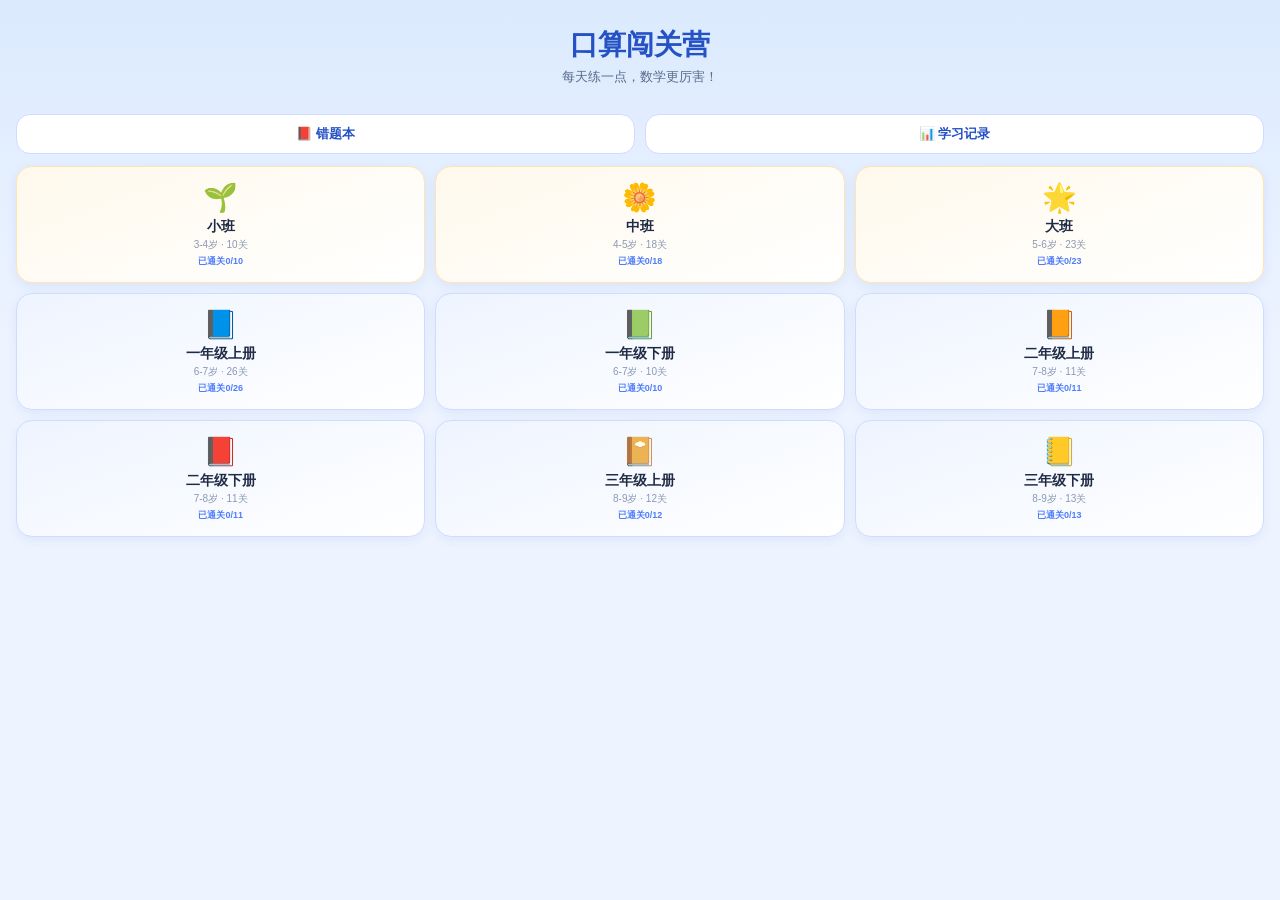
<file: 口算闯关营-index-3.html>
<!DOCTYPE html>
<html lang="zh-CN">
<head>
<meta charset="UTF-8">
<meta name="viewport" content="width=device-width, initial-scale=1.0, viewport-fit=cover, maximum-scale=1.0, user-scalable=no">
<title>口算闯关营</title>
<style>
* { box-sizing: border-box; margin: 0; padding: 0; -webkit-tap-highlight-color: transparent; }
html, body { height: 100%; font-family: -apple-system,"PingFang SC","Microsoft YaHei",sans-serif; background:#eef4ff; color:#1f2a44; overscroll-behavior:none; }
button { font-family: inherit; border: none; cursor: pointer; }
.screen { height: 100vh; height: 100dvh; width: 100%; overflow: hidden; }

/* ===== 首页 ===== */
.home-wrap { height:100%; display:flex; flex-direction:column; padding:20px 16px; background:linear-gradient(180deg,#dbeafe,#eef4ff 40%); overflow-y:auto; }
.home-title { font-size:28px; font-weight:800; color:#2451c4; text-align:center; margin-top:6px; }
.home-sub { font-size:13px; color:#5a6b8c; text-align:center; margin:4px 0 6px; }
.streak-display { text-align:center; font-size:13px; color:#ff7a00; font-weight:700; min-height:18px; margin-bottom:4px; }
.home-nav-row { display:flex; gap:10px; margin-bottom:12px; }
.home-nav-btn { flex:1; background:#fff; border:1.5px solid #cfdcff; color:#2451c4; font-size:13px; font-weight:700; padding:10px; border-radius:14px; }
.stage-list { display:grid; grid-template-columns: repeat(3,1fr); gap:10px; }
.stage-card { background:#fff; border-radius:16px; padding:14px 6px; text-align:center; box-shadow:0 4px 12px rgba(36,81,196,.08); transition:transform .1s; }
.stage-card:active { transform:scale(.95); }
.stage-card.soon { opacity:.45; }
.stage-card.mode-kg { background:linear-gradient(160deg,#fff9ec,#fff); border:1.5px solid #ffe4b3; }
.stage-card.mode-elem { background:linear-gradient(160deg,#eef4ff,#fff); border:1.5px solid #cfdcff; }
.stage-icon { font-size:28px; }
.stage-name { font-size:14px; font-weight:700; margin-top:4px; }
.stage-sub { font-size:10px; color:#8b98b3; margin-top:2px; }
.stage-progress-mini { font-size:9px; color:#4f7dfb; font-weight:700; margin-top:3px; }

/* 每日任务卡片 */
.daily-card { border-radius:16px; padding:14px 16px; margin-bottom:12px; box-shadow:0 4px 14px rgba(36,81,196,.1); transition:transform .1s; }
.daily-card:active { transform:scale(.98); }
.daily-elem { background:linear-gradient(135deg,#fff7e0,#ffedbb); border:1.5px solid #f5c451; }
.daily-kg { background:linear-gradient(135deg,#eafff1,#d6ffe6); border:1.5px solid #7ee2a8; }
.daily-title { font-size:15px; font-weight:800; color:#1f2a44; }
.daily-status { font-size:12px; color:#5a6b8c; margin-top:4px; }

/* 关卡进度概览条 */
.progress-wrap { margin-bottom:10px; padding:0 2px; }
.progress-text { font-size:12px; color:#5a6b8c; margin-bottom:5px; font-weight:600; }
.progress-bar { height:8px; background:#e6ecf9; border-radius:5px; overflow:hidden; }
.progress-fill { height:100%; background:linear-gradient(90deg,#4f7dfb,#2451c4); border-radius:5px; transition:width .3s; }

/* ===== 顶栏 ===== */
.topbar { height:56px; display:flex; align-items:center; justify-content:space-between; padding:max(10px,env(safe-area-inset-top)) 14px 0 14px; background:#fff; border-bottom:1px solid #e6ecf9; flex-shrink:0; }
.back-btn { background:none; font-size:15px; color:#2451c4; font-weight:600; }
.topbar-title { font-size:15px; font-weight:700; }

/* ===== 地图 ===== */
.map-scroll { height:calc(100% - 56px); overflow-y:auto; padding:14px; }
.sub-scroll { height:calc(100% - 56px); overflow-y:auto; padding:14px; }

/* 错题本 */
.empty-tip { text-align:center; color:#8b98b3; font-size:14px; margin-top:60px; }
.wrong-item { background:#fff; border-radius:14px; padding:12px 14px; margin-bottom:10px; display:flex; align-items:center; gap:10px; box-shadow:0 2px 8px rgba(36,81,196,.06); }
.wrong-main { flex:1; min-width:0; }
.wrong-text { font-size:15px; font-weight:700; }
.wrong-meta { font-size:11px; color:#8b98b3; margin-top:3px; }
.wrong-retry-btn { flex-shrink:0; background:#eef4ff; color:#2451c4; font-size:12px; font-weight:700; padding:9px 12px; border-radius:12px; }

/* 学习记录 */
.records-grid { display:grid; grid-template-columns:repeat(2,1fr); gap:12px; }
.rec-box { background:#fff; border-radius:16px; padding:18px 10px; text-align:center; box-shadow:0 3px 10px rgba(36,81,196,.08); }
.rec-num { font-size:22px; font-weight:800; color:#2451c4; }
.rec-label { font-size:12px; color:#8b98b3; margin-top:5px; }
.level-node { display:flex; align-items:center; gap:12px; background:#fff; border-radius:14px; padding:12px 14px; margin-bottom:9px; box-shadow:0 2px 8px rgba(36,81,196,.06); transition:transform .1s; }
.level-node:active { transform:scale(.97); }
.level-node.locked { opacity:.5; }
.level-node.current { border:2px solid #4f7dfb; }
.level-badge { width:38px; height:38px; border-radius:50%; display:flex; align-items:center; justify-content:center; font-weight:800; color:#fff; flex-shrink:0; font-size:14px; }
.level-badge.done { background:#ffb300; }
.level-badge.current { background:#4f7dfb; }
.level-badge.locked { background:#b7c2da; }
.level-info-name { font-size:14px; font-weight:700; }
.level-info-sub { font-size:11px; color:#8b98b3; margin-top:2px; }

/* ===== 答题页 ===== */
.answer-page { height:100%; display:flex; flex-direction:column; }
.answer-topbar { height:auto; min-height:56px; padding-bottom:6px; flex-direction:column; align-items:stretch; gap:3px; position:relative; }
.topbar-mid { display:flex; justify-content:space-between; align-items:center; }
.topbar-stats { display:flex; gap:10px; font-size:12px; font-weight:700; }
.dot-green { color:#16a34a; } .dot-red { color:#dc2626; }
.timer { position:absolute; right:14px; top:max(10px,env(safe-area-inset-top)); font-size:12px; font-weight:700; color:#2451c4; background:#eef4ff; padding:4px 9px; border-radius:10px; }

.question-area { flex:1; min-height:0; display:flex; align-items:center; justify-content:center; padding:6px 16px; position:relative; }
.question-card { width:100%; max-width:420px; background:#fff; border-radius:20px; box-shadow:0 8px 24px rgba(36,81,196,.1); display:flex; align-items:center; justify-content:center; font-size:clamp(24px,7vw,42px); font-weight:800; letter-spacing:1px; padding:clamp(10px,4vh,26px) 12px; text-align:center; min-height:70px; }
.question-card.correct { background:#e8fbe9; }
.question-card.wrong { background:#fdecec; }

.speak-btn { flex-shrink:0; margin:0 auto 4px; display:block; background:#eef4ff; color:#2451c4; font-size:13px; font-weight:600; padding:6px 16px; border-radius:20px; }

/* 数字键盘块：答案显示框 + 键盘 */
#arith-block { flex-shrink:0; display:flex; flex-direction:column; }
.answer-display { flex-shrink:0; margin:0 16px 6px; min-height:38px; background:#fff; border-radius:12px; display:flex; align-items:center; justify-content:center; font-size:22px; font-weight:700; border:2px solid #4f7dfb; }
.answer-display.placeholder { color:#b7c2da; font-size:15px; font-weight:500; border-color:#e6ecf9; }
.keypad { display:grid; grid-template-columns:repeat(3,1fr); gap:6px; padding:6px 12px max(8px,env(safe-area-inset-bottom)); }
.keypad button { height:clamp(38px,6.5vh,52px); border-radius:12px; background:#fff; font-size:19px; font-weight:700; box-shadow:0 2px 6px rgba(36,81,196,.08); }
.keypad .key-func { background:#fff1f1; color:#dc2626; font-size:14px; }
.keypad .key-confirm { grid-column:span 3; background:linear-gradient(135deg,#4f7dfb,#2451c4); color:#fff; font-size:17px; }

/* 选择题块 */
#choice-block { flex-shrink:0; display:none; grid-template-columns:repeat(2,1fr); gap:10px; padding:8px 16px max(14px,env(safe-area-inset-bottom)); }
.choice-opt { min-height:64px; border-radius:16px; background:#fff; font-size:22px; font-weight:700; box-shadow:0 3px 10px rgba(36,81,196,.1); padding:8px; display:flex; align-items:center; justify-content:center; }
.choice-opt.has-visual { min-height:96px; }
.choice-opt:disabled { opacity:.85; }
.choice-opt.opt-correct { background:#dcfce7; border:2px solid #16a34a; }
.choice-opt.opt-wrong { background:#fee2e2; border:2px solid #dc2626; }
.question-card svg { max-width:100%; }
.money-chip { background:linear-gradient(135deg,#fef3c7,#fde68a); border:2.5px solid #d97706; border-radius:12px; padding:10px 16px; font-size:22px; font-weight:800; color:#92400e; display:inline-flex; align-items:baseline; gap:3px; }
.money-unit { font-size:13px; font-weight:700; }

/* 幼儿园模式：更轻松可爱的配色 */
body.kg-mode .question-card { background:#fffdf5; }
body.kg-mode .choice-opt { border-radius:20px; }

/* 连击称号浮层 */
.combo-badge { position:absolute; left:50%; top:14%; transform:translate(-50%,0) scale(.6); display:flex; align-items:center; gap:8px; padding:10px 20px; border-radius:999px; font-weight:800; color:#fff; font-size:18px; opacity:0; pointer-events:none; animation:badgePop 1.4s ease forwards; box-shadow:0 8px 24px rgba(0,0,0,.2); z-index:5; }
@keyframes badgePop { 0%{opacity:0;transform:translate(-50%,10px) scale(.5);} 15%{opacity:1;transform:translate(-50%,0) scale(1.1);} 25%{transform:translate(-50%,0) scale(1);} 80%{opacity:1;} 100%{opacity:0;transform:translate(-50%,-10px) scale(.9);} }
.badge-lv1{background:linear-gradient(135deg,#ff9966,#ff5e3a);}
.badge-lv2{background:linear-gradient(135deg,#ffd166,#ff9f1c);box-shadow:0 0 24px rgba(255,159,28,.5);}
.badge-lv3{background:linear-gradient(135deg,#9d6bff,#5b3df0);}
.badge-lv4{background:linear-gradient(135deg,#ffd700,#2451c4);box-shadow:0 0 30px rgba(255,215,0,.6);}
.badge-lv5{background:linear-gradient(135deg,#ff3d81,#ffb300);box-shadow:0 0 40px rgba(255,61,129,.7);}

/* ===== 结算页 ===== */
.settlement-wrap { height:100%; overflow-y:auto; display:flex; flex-direction:column; align-items:center; padding:36px 20px max(20px,env(safe-area-inset-bottom)); text-align:center; gap:12px; }
.settle-emoji { font-size:56px; }
.settle-title { font-size:24px; font-weight:800; color:#16a34a; }
.settle-title.fail { color:#dc2626; }
.settle-stats { display:flex; gap:12px; width:100%; max-width:380px; margin:8px 0; justify-content:center; }
.stat-box { flex:1; border-radius:16px; padding:14px 8px; max-width:180px; }
.stat-green{background:#e8fbe9;} .stat-blue{background:#eaf1ff;}
.stat-num{font-size:24px;font-weight:800;}
.stat-green .stat-num{color:#16a34a;} .stat-blue .stat-num{color:#2451c4;}
.stat-label{font-size:11px;color:#8b98b3;margin-top:3px;}
#stat-stars { font-size:34px; color:#ffb300; }
.settle-titles-label{font-size:13px;color:#8b98b3;}
.settle-titles{display:flex;flex-wrap:wrap;gap:8px;justify-content:center;max-width:400px;}
.settle-titles .pill{display:flex;align-items:center;gap:6px;padding:8px 16px;border-radius:999px;color:#fff;font-weight:700;font-size:13px;}
.btn-primary{background:linear-gradient(135deg,#4f7dfb,#2451c4);color:#fff;font-size:16px;font-weight:700;padding:15px 26px;border-radius:16px;box-shadow:0 6px 16px rgba(36,81,196,.3);}
.btn-primary.big{width:100%;max-width:340px;}
.btn-secondary{background:#fff;color:#2451c4;border:1.5px solid #cfdcff;font-size:14px;font-weight:600;padding:11px 18px;border-radius:14px;flex:1;}
.settle-secondary{display:flex;gap:10px;width:100%;max-width:340px;margin-top:2px;}
</style>
</head>
<body>

<!-- 首页 -->
<div id="screen-home" class="screen">
  <div class="home-wrap">
    <h1 class="home-title">口算闯关营</h1>
    <p class="home-sub">每天练一点，数学更厉害！</p>
    <div class="streak-display" id="streak-display"></div>
    <div class="home-nav-row">
      <button class="home-nav-btn" onclick="goToWrongBook()">📕 错题本</button>
      <button class="home-nav-btn" onclick="goToRecords()">📊 学习记录</button>
    </div>
    <div class="stage-list" id="stage-list"></div>
  </div>
</div>

<!-- 地图页 -->
<div id="screen-map" class="screen" style="display:none;">
  <div class="topbar">
    <button class="back-btn" onclick="goHome()">← 返回</button>
    <div class="topbar-title" id="map-stage-title">地图</div>
    <div style="width:44px;"></div>
  </div>
  <div class="map-scroll" id="map-list"></div>
</div>

<!-- 答题页 -->
<div id="screen-answer" class="screen" style="display:none;">
  <div class="answer-page">
    <div class="topbar answer-topbar">
      <button class="back-btn" id="back-btn-answer">← 返回</button>
      <div class="topbar-mid">
        <div class="topbar-title" id="level-title">关卡</div>
        <div class="topbar-stats" id="elem-hud">
          <span id="qindex">第1题</span>
          <span class="dot-green" id="correct-count">🟢0</span>
          <span class="dot-red" id="wrong-count">🔴0</span>
        </div>
        <div class="topbar-stats" id="kg-hud" style="display:none;"><span id="qindex-kg"></span></div>
      </div>
      <div class="timer" id="timer">10:00</div>
    </div>

    <div class="question-area">
      <div class="question-card" id="question-card"></div>
      <div id="combo-badge-layer"></div>
    </div>

    <button class="speak-btn" onclick="manualSpeak()">🔊 再读一遍</button>

    <div id="arith-block">
      <div class="answer-display placeholder" id="answer-display">请输入答案</div>
      <div class="keypad">
        <button onclick="keypadInput('1')">1</button><button onclick="keypadInput('2')">2</button><button onclick="keypadInput('3')">3</button>
        <button onclick="keypadInput('4')">4</button><button onclick="keypadInput('5')">5</button><button onclick="keypadInput('6')">6</button>
        <button onclick="keypadInput('7')">7</button><button onclick="keypadInput('8')">8</button><button onclick="keypadInput('9')">9</button>
        <button class="key-func" onclick="keypadClear()">清除</button><button onclick="keypadInput('0')">0</button><button class="key-func" onclick="keypadDelete()">删除</button>
        <button class="key-confirm" onclick="keypadConfirm()">确定</button>
      </div>
    </div>

    <div id="choice-block"></div>
  </div>
</div>

<!-- 结算页 -->
<div id="screen-settlement" class="screen" style="display:none;">
  <div class="settlement-wrap">
    <div class="settle-emoji" id="settle-emoji">🎉</div>
    <div class="settle-title" id="settle-title">闯关成功！</div>
    <div class="settle-stats">
      <div class="stat-box stat-green" id="stat-correct-wrap">
        <div class="stat-num" id="stat-correct">-</div>
        <div class="stat-label">首轮正确</div>
      </div>
      <div class="stat-box stat-green" id="stat-stars-wrap" style="display:none;">
        <div id="stat-stars">★★★</div>
        <div class="stat-label">本关评价</div>
      </div>
      <div class="stat-box stat-blue">
        <div class="stat-num" id="stat-time">00:00</div>
        <div class="stat-label">用时</div>
      </div>
    </div>
    <div class="settle-titles-label" id="titles-label">🎖 本关评级</div>
    <div class="settle-titles" id="settle-titles"></div>
    <button class="btn-primary big" id="btn-next-level" onclick="challengeNext()">挑战下一关</button>
    <div class="settle-secondary">
      <button class="btn-secondary" onclick="goToCurrentMap()">返回地图</button>
      <button class="btn-secondary" id="btn-retry-level" onclick="retryLevel()">再玩一次</button>
    </div>
  </div>
</div>

<!-- 失败页 -->
<div id="screen-failed" class="screen" style="display:none;">
  <div class="settlement-wrap">
    <div class="settle-emoji">😅</div>
    <div class="settle-title fail">挑战失败，再来一次吧！</div>
    <button class="btn-primary big" onclick="retryLevel()">重新挑战</button>
    <div class="settle-secondary">
      <button class="btn-secondary" onclick="goToCurrentMap()">返回地图</button>
    </div>
  </div>
</div>

<!-- 错题本 -->
<div id="screen-wrongbook" class="screen" style="display:none;">
  <div class="topbar">
    <button class="back-btn" onclick="goHome()">← 返回</button>
    <div class="topbar-title">📕 错题本</div>
    <div style="width:44px;"></div>
  </div>
  <div class="sub-scroll" id="wrongbook-list"></div>
</div>

<!-- 学习记录 -->
<div id="screen-records" class="screen" style="display:none;">
  <div class="topbar">
    <button class="back-btn" onclick="goHome()">← 返回</button>
    <div class="topbar-title">📊 学习记录</div>
    <div style="width:44px;"></div>
  </div>
  <div class="sub-scroll">
    <div class="records-grid">
      <div class="rec-box"><div class="rec-num" id="rec-time">0分钟</div><div class="rec-label">累计学习时间</div></div>
      <div class="rec-box"><div class="rec-num" id="rec-answered">0</div><div class="rec-label">累计答题数</div></div>
      <div class="rec-box"><div class="rec-num" id="rec-accuracy">0%</div><div class="rec-label">总体正确率</div></div>
      <div class="rec-box"><div class="rec-num" id="rec-levels">0</div><div class="rec-label">完成关卡数</div></div>
      <div class="rec-box"><div class="rec-num" id="rec-wrong">0</div><div class="rec-label">当前错题数</div></div>
      <div class="rec-box"><div class="rec-num" id="rec-streak">0天</div><div class="rec-label">连续学习</div></div>
    </div>
  </div>
</div>

<script>
// ===== 通用工具 =====
function shuffle(arr) {
  const a = arr.slice();
  for (let i = a.length - 1; i > 0; i--) {
    const j = Math.floor(Math.random() * (i + 1));
    [a[i], a[j]] = [a[j], a[i]];
  }
  return a;
}
function pick(pool, n) { return shuffle(pool).slice(0, Math.min(n, pool.length)); }
function randInt(min, max) { return Math.floor(Math.random() * (max - min + 1)) + min; }

// ===== 算术题生成（数字键盘类） =====
function numText(n) { return String(n); }

function makeArith(a, op, b, answer) {
  const opWord = op === '+' ? '加' : '减';
  return {
    type: 'arith',
    expression: `${a} ${op} ${b} = ?`,
    answer,
    speechText: `${numText(a)}${opWord}${numText(b)}等于多少`
  };
}

function genAddPool(max, opts = {}) {
  const { noCarry = false, mustCarry = false, minSum = 0, minA = 0 } = opts;
  const pool = [];
  for (let a = minA; a <= max; a++) {
    for (let b = 0; b <= max; b++) {
      const sum = a + b;
      if (sum > max) continue;
      if (sum < minSum) continue;
      if (noCarry && (a % 10 + b % 10) >= 10) continue;
      if (mustCarry && (a % 10 + b % 10) < 10) continue;
      if (a === 0 && b === 0) continue;
      pool.push(makeArith(a, '+', b, sum));
    }
  }
  return pool;
}
function genSubPool(max, opts = {}) {
  const { noBorrow = null, minA = 0 } = opts;
  const pool = [];
  for (let a = minA; a <= max; a++) {
    for (let b = 0; b <= a; b++) {
      const diff = a - b;
      if (noBorrow === true && (a % 10) < (b % 10)) continue;
      if (noBorrow === false && (a % 10) >= (b % 10)) continue;
      if (a === 0 && b === 0) continue;
      pool.push(makeArith(a, '-', b, diff));
    }
  }
  return pool;
}
function genMixPool(max, opts = {}) {
  return shuffle([...genAddPool(max, opts), ...genSubPool(max, opts)]);
}

// 整十数加减整十数
function genTensAddPool(max) {
  const pool = [];
  for (let a = 10; a <= max; a += 10) for (let b = 10; b <= max; b += 10) {
    if (a + b <= max) pool.push(makeArith(a, '+', b, a + b));
  }
  return pool;
}
function genTensSubPool(max) {
  const pool = [];
  for (let a = 20; a <= max; a += 10) for (let b = 10; b <= a; b += 10) {
    pool.push(makeArith(a, '-', b, a - b));
  }
  return pool;
}
// 两位数加减一位数（默认不进位/不退位，符合一下册教材顺序）
function genTwoOneAddPool(max, opts = {}) {
  const { mustCarry = false } = opts;
  const pool = [];
  for (let a = 10; a <= 99; a++) for (let b = 1; b <= 9; b++) {
    const sum = a + b;
    if (sum > max) continue;
    const carries = (a % 10 + b) >= 10;
    if (mustCarry && !carries) continue;
    if (!mustCarry && carries) continue;
    pool.push(makeArith(a, '+', b, sum));
  }
  return pool;
}
function genTwoOneSubPool(max, opts = {}) {
  const { mustBorrow = false } = opts;
  const pool = [];
  for (let a = 10; a <= max; a++) for (let b = 1; b <= 9; b++) {
    if (b > a) continue;
    const borrows = (a % 10) < b;
    if (mustBorrow && !borrows) continue;
    if (!mustBorrow && borrows) continue;
    pool.push(makeArith(a, '-', b, a - b));
  }
  return pool;
}
// 生成一个"取N题"的关卡内容函数（返回array，供 getLevelContent 调用）
function arithLevel(poolFn, count) {
  return () => pick(poolFn(), count);
}

// ===== 选择题生成（点选/选择题类，幼儿园及部分小学概念题共用） =====
// option: { label(展示文字/emoji), correct(bool), size(可选，用于大小/高矮对比的字号) }
function makeChoice(promptText, speechText, options) {
  return { type: 'choice', promptText, speechText, options: shuffle(options) };
}

function starsStr(n) { return '⭐'.repeat(n); }
function applesStr(n) { return '🍎'.repeat(n); }

// ===== 可视化组件（钟表/分数/人民币/图形），用于替代纯文字/emoji的题目呈现 =====
function clockSVG(hour, minute) {
  const h = hour % 12;
  const hourAngle = h * 30 + minute * 0.5 - 90;
  const minAngle = minute * 6 - 90;
  const hx = 50 + 20 * Math.cos(hourAngle * Math.PI / 180);
  const hy = 50 + 20 * Math.sin(hourAngle * Math.PI / 180);
  const mx = 50 + 32 * Math.cos(minAngle * Math.PI / 180);
  const my = 50 + 32 * Math.sin(minAngle * Math.PI / 180);
  return `<svg viewBox="0 0 100 100" width="86" height="86">
    <circle cx="50" cy="50" r="46" fill="#fff" stroke="#2451c4" stroke-width="4"/>
    <text x="50" y="20" font-size="11" text-anchor="middle" fill="#1f2a44">12</text>
    <text x="82" y="54" font-size="11" text-anchor="middle" fill="#1f2a44">3</text>
    <text x="50" y="88" font-size="11" text-anchor="middle" fill="#1f2a44">6</text>
    <text x="18" y="54" font-size="11" text-anchor="middle" fill="#1f2a44">9</text>
    <line x1="50" y1="50" x2="${hx}" y2="${hy}" stroke="#1f2a44" stroke-width="4.5" stroke-linecap="round"/>
    <line x1="50" y1="50" x2="${mx}" y2="${my}" stroke="#4f7dfb" stroke-width="3" stroke-linecap="round"/>
    <circle cx="50" cy="50" r="3.5" fill="#1f2a44"/>
  </svg>`;
}
function fractionSVG(num, den) {
  const w = 64 / den;
  let rects = '';
  for (let i = 0; i < den; i++) {
    const filled = i < num;
    rects += `<rect x="${8 + i * w}" y="16" width="${w - 2}" height="32" fill="${filled ? '#4f7dfb' : '#eef4ff'}" stroke="#2451c4" stroke-width="2"/>`;
  }
  return `<svg viewBox="0 0 80 64" width="90" height="72">${rects}</svg>`;
}
function moneyChip(value, unit) {
  const u = unit || '元';
  const prefix = u === '元' ? '¥' : '';
  return `<div class="money-chip">${prefix}${value}<span class="money-unit">${u}</span></div>`;
}
const SHAPE_PATHS = {
  circle: '<circle cx="40" cy="40" r="32"/>',
  square: '<rect x="10" y="10" width="60" height="60"/>',
  triangle: '<polygon points="40,8 74,70 6,70"/>',
  rectangle: '<rect x="6" y="20" width="68" height="40"/>',
  pentagon: '<polygon points="40,6 74,30 61,70 19,70 6,30"/>',
};
function shapeSVG(shape, color) {
  return `<svg viewBox="0 0 80 80" width="60" height="60"><g fill="${color || '#4f7dfb'}">${SHAPE_PATHS[shape] || ''}</g></svg>`;
}
function renderVisual(v) {
  if (!v) return '';
  if (v.type === 'clock') return clockSVG(v.hour, v.minute);
  if (v.type === 'fraction') return fractionSVG(v.num, v.den);
  if (v.type === 'money') return moneyChip(v.value, v.unit);
  if (v.type === 'shape') return shapeSVG(v.shape, v.color);
  return '';
}

window.KS = { shuffle, pick, randInt, makeArith, genAddPool, genSubPool, genMixPool,
  genTensAddPool, genTensSubPool, genTwoOneAddPool, genTwoOneSubPool,
  arithLevel, makeChoice, starsStr, applesStr, renderVisual };


// ===== 幼儿园阶段关卡内容 =====
(function () {
  const { makeChoice, starsStr, applesStr, randInt, arithLevel, genAddPool, genSubPool, genMixPool, shuffle, pick } = window.KS;

  // ---------- 小班 10关 ----------
  const XIAOBAN = [
    { name: '形状小侦探', content: () => [
      makeChoice('请找出圆形', '请找出圆形', [{visual:{type:'shape',shape:'circle'},correct:true},{visual:{type:'shape',shape:'square'}},{visual:{type:'shape',shape:'triangle'}}]),
      makeChoice('请找出方形', '请找出方形', [{visual:{type:'shape',shape:'triangle'}},{visual:{type:'shape',shape:'square'},correct:true},{visual:{type:'shape',shape:'circle'}}]),
      makeChoice('请找出三角形', '请找出三角形', [{visual:{type:'shape',shape:'square'}},{visual:{type:'shape',shape:'circle'}},{visual:{type:'shape',shape:'triangle'},correct:true}]),
      makeChoice('请找出圆形', '请找出圆形', [{visual:{type:'shape',shape:'triangle'}},{visual:{type:'shape',shape:'circle'},correct:true},{visual:{type:'shape',shape:'square'}}]),
      makeChoice('请找出方形', '请找出方形', [{visual:{type:'shape',shape:'circle'}},{visual:{type:'shape',shape:'triangle'}},{visual:{type:'shape',shape:'square'},correct:true}]),
    ]},
    { name: '大小比一比', content: () => [
      makeChoice('哪个更大呀', '哪个更大呀', [{label:'🍎',size:64,correct:true},{label:'🍎',size:26}]),
      makeChoice('哪个更小呀', '哪个更小呀', [{label:'🍉',size:60},{label:'🍉',size:24,correct:true}]),
      makeChoice('哪个更大呀', '哪个更大呀', [{label:'⚽',size:30},{label:'⚽',size:68,correct:true}]),
      makeChoice('哪个更小呀', '哪个更小呀', [{label:'🐟',size:22,correct:true},{label:'🐟',size:58}]),
    ]},
    { name: '谁多谁少', content: () => [
      makeChoice('哪边星星更多', '哪边星星更多', [{label:starsStr(2)},{label:starsStr(5),correct:true}]),
      makeChoice('哪边苹果更少', '哪边苹果更少', [{label:applesStr(4)},{label:applesStr(1),correct:true}]),
      makeChoice('哪边星星更多', '哪边星星更多', [{label:starsStr(6),correct:true},{label:starsStr(3)}]),
      makeChoice('哪边苹果更少', '哪边苹果更少', [{label:applesStr(2),correct:true},{label:applesStr(5)}]),
    ]},
    { name: '高矮排排队', content: () => [
      makeChoice('谁更高呀', '谁更高呀', [{label:'🌳',size:70,correct:true},{label:'🌳',size:26}]),
      makeChoice('谁更矮呀', '谁更矮呀', [{label:'🕯',size:60},{label:'🕯',size:22,correct:true}]),
      makeChoice('谁更高呀', '谁更高呀', [{label:'🦒',size:28},{label:'🦒',size:66,correct:true}]),
    ]},
    { name: '数数小能手', content: () => [1,2,3,4,5].map(n =>
      makeChoice(`数一数：${starsStr(n)}`, '数一数，一共有几个星星', shuffle([
        {label:String(n),correct:true},
        {label:String(Math.max(1,n-1))},
        {label:String(Math.min(5,n+1))}
      ]))
    )},
    { name: '数字宝宝找朋友', content: () => [1,2,3,4,5].map(n =>
      makeChoice(`请选出${n}个苹果`, `请选出${n}个苹果`, shuffle([
        {label:applesStr(n),correct:true},
        {label:applesStr(Math.max(1,n-1))},
        {label:applesStr(Math.min(5,n+1))}
      ]))
    )},
    { name: '数字捉迷藏', content: () => [1,2,3,4,5].map(n =>
      makeChoice(`${starsStr(n)} 这是数字几`, `一共这么多星星，这是数字几`, shuffle([
        {label:String(n),correct:true},
        {label:String(Math.max(1,n-1))},
        {label:String(Math.min(5,n+1))}
      ]))
    )},
    { name: '数字小火车', content: () => [
      makeChoice('1，2，（ ），4', '1、2、空格、4，空格应该填几', [{label:'3',correct:true},{label:'5'},{label:'1'}]),
      makeChoice('（ ），2，3，4', '空格、2、3、4，空格应该填几', [{label:'5'},{label:'1',correct:true},{label:'3'}]),
      makeChoice('2，3，（ ），5', '2、3、空格、5，空格应该填几', [{label:'4',correct:true},{label:'6'},{label:'2'}]),
    ]},
    { name: '一个和许多', content: () => [
      makeChoice(`${applesStr(1)} 这是一个还是许多`, '这是一个还是许多', [{label:'一个',correct:true},{label:'许多'}]),
      makeChoice(`${applesStr(6)} 这是一个还是许多`, '这是一个还是许多', [{label:'一个'},{label:'许多',correct:true}]),
      makeChoice(`${starsStr(1)} 这是一个还是许多`, '这是一个还是许多', [{label:'一个',correct:true},{label:'许多'}]),
      makeChoice(`${starsStr(7)} 这是一个还是许多`, '这是一个还是许多', [{label:'一个'},{label:'许多',correct:true}]),
    ]},
    { name: '综合复习', content: () => {
      const all = [
        ...XIAOBAN[0].content(), ...XIAOBAN[2].content(), ...XIAOBAN[4].content(),
        ...XIAOBAN[6].content(), ...XIAOBAN[8].content()
      ];
      return pick(all, 8);
    }},
  ];

  // ---------- 中班 15+3=18关 ----------
  const ZHONGBAN = [
    { name: '数数小明星', content: () => [6,7,8,9,10].map(n =>
      makeChoice(`数一数：${starsStr(n)}`, '数一数，一共有几个星星', shuffle([
        {label:String(n),correct:true},{label:String(n-2)},{label:String(Math.min(10,n+2))}
      ]))
    )},
    { name: '数字配送员', content: () => [6,7,8,9,10].map(n =>
      makeChoice(`请选出${n}个苹果`, `请选出${n}个苹果`, shuffle([
        {label:applesStr(n),correct:true},{label:applesStr(n-2)},{label:applesStr(Math.min(10,n+2))}
      ]))
    )},
    { name: '数字好朋友', content: () => [6,7,8,9,10].map(n =>
      makeChoice(`${starsStr(n)} 这是数字几`, '一共这么多，这是数字几', shuffle([
        {label:String(n),correct:true},{label:String(n-1)},{label:String(Math.min(10,n+1))}
      ]))
    )},
    { name: '谁最多', content: () => [
      makeChoice('哪组最多', '哪组最多', [{label:starsStr(4)},{label:starsStr(9),correct:true},{label:starsStr(6)}]),
      makeChoice('哪组最少', '哪组最少', [{label:starsStr(8)},{label:starsStr(3),correct:true},{label:starsStr(5)}]),
      makeChoice('哪组最多', '哪组最多', [{label:applesStr(7)},{label:applesStr(2)},{label:applesStr(10),correct:true}]),
    ]},
    { name: '数字排排坐', content: () => [
      makeChoice('5，6，（ ），8', '5、6、空格、8，填几', [{label:'7',correct:true},{label:'9'},{label:'4'}]),
      makeChoice('（ ），8，9，10', '空格、8、9、10，填几', [{label:'11'},{label:'7',correct:true},{label:'6'}]),
      makeChoice('7，（ ），9，10', '7、空格、9、10，填几', [{label:'8',correct:true},{label:'6'},{label:'11'}]),
    ]},
    { name: '变来变去都一样', content: () => [
      makeChoice(`${starsStr(5)} 换个排法还是这样：⭐⭐ ⭐⭐⭐ 一共还是几个`, '不管怎么摆，一共还是几个', [{label:'5',correct:true},{label:'4'},{label:'6'}]),
      makeChoice('5个苹果分成两堆，2个和3个，一共还是几个', '5个苹果分成两堆，一共还是几个', [{label:'5',correct:true},{label:'6'},{label:'4'}]),
    ]},
    { name: '数字分分乐', content: () => [
      makeChoice('10可以分成6和几', '10可以分成6和几', [{label:'4',correct:true},{label:'5'},{label:'3'}]),
      makeChoice('10可以分成3和几', '10可以分成3和几', [{label:'6'},{label:'7',correct:true},{label:'8'}]),
      makeChoice('8可以分成5和几', '8可以分成5和几', [{label:'3',correct:true},{label:'4'},{label:'2'}]),
      makeChoice('9可以分成4和几', '9可以分成4和几', [{label:'6'},{label:'5',correct:true},{label:'4'}]),
    ]},
    { name: '排队小达人', content: () => [
      makeChoice('🐰🐱🐶🐷🐭 小猫排第几', '排队里，小猫排第几', [{label:'第1个'},{label:'第2个',correct:true},{label:'第3个'}]),
      makeChoice('🐰🐱🐶🐷🐭 小狗排第几', '排队里，小狗排第几', [{label:'第2个'},{label:'第4个'},{label:'第3个',correct:true}]),
    ]},
    { name: '规律小侦探', content: () => [
      makeChoice('🔴🔵🔴🔵（ ）下一个是什么', 'ABAB规律，下一个是什么', [{label:'🔴',correct:true},{label:'🔵'}]),
      makeChoice('⭐🌙⭐🌙（ ）下一个是什么', 'ABAB规律，下一个是什么', [{label:'⭐'},{label:'🌙',correct:true}]),
      makeChoice('🍎🍌🍎🍌（ ）下一个是什么', 'ABAB规律，下一个是什么', [{label:'🍎',correct:true},{label:'🍌'}]),
    ]},
    { name: '方位小探险', content: () => [
      makeChoice('🐦在树的上面还是下面', '小鸟在树的上面还是下面', [{label:'上面',correct:true},{label:'下面'}]),
      makeChoice('🐰在洞的里面还是外面', '兔子在洞的里面还是外面', [{label:'里面',correct:true},{label:'外面'}]),
    ]},
    { name: '数字在哪里', content: () => [
      makeChoice('生活中哪里能看到数字', '生活中哪里能看到数字', [{label:'🕐时钟',correct:true},{label:'🌳大树'}]),
      makeChoice('生活中哪里能看到数字', '生活中哪里能看到数字', [{label:'🌸小花'},{label:'💰钱',correct:true}]),
    ]},
    { name: '分类小管家', content: () => [
      makeChoice('🍎🍌🍎 哪种水果更多', '哪种水果更多', [{label:'苹果',correct:true},{label:'香蕉'}]),
      makeChoice('🔴🔵🔴🔴 哪种颜色更多', '哪种颜色更多', [{label:'红色',correct:true},{label:'蓝色'}]),
    ]},
    { name: '合在一起是多少', content: () => [1,2,3].map(() => {
      const a = randInt(1,3), b = randInt(1,2);
      return makeChoice(`${applesStr(a)} 和 ${applesStr(b)} 合起来是几个`, `${a}和${b}合起来是几个`, shuffle([
        {label:String(a+b),correct:true},{label:String(a+b+1)},{label:String(Math.max(1,a+b-1))}
      ]));
    })},
    { name: '还剩几个', content: () => [1,2,3].map(() => {
      const a = randInt(3,5), b = randInt(1,a-1);
      return makeChoice(`原来有${a}个，吃了${b}个，还剩几个`, `原来有${a}个，吃了${b}个，还剩几个`, shuffle([
        {label:String(a-b),correct:true},{label:String(a-b+1)},{label:String(Math.max(0,a-b-1))}
      ]));
    })},
    { name: '综合复习', content: () => pick([
        ...ZHONGBAN[0].content(), ...ZHONGBAN[3].content(), ...ZHONGBAN[6].content(),
        ...ZHONGBAN[9].content(), ...ZHONGBAN[12].content()
      ], 8)
    },
    // 新增3关：10以内加减法与综合
    { name: '加法小旅程', content: arithLevel(() => genAddPool(10), 10) },
    { name: '减法小旅程', content: arithLevel(() => genSubPool(10), 10) },
    { name: '加减大集合', content: arithLevel(() => genMixPool(10), 10) },
  ];

  // ---------- 大班 16+7=23关 ----------
  const DABAN = [
    { name: '数数大挑战', content: () => [12,15,18,20].map(n =>
      makeChoice(`从1数到${n}，最后一个数是几`, `从1数到${n}，最后一个数是几`, [{label:String(n),correct:true},{label:String(n-1)},{label:String(n+1)}])
    )},
    { name: '11-20好朋友', content: () => shuffle(Array.from({length:10},(_,i)=>i+11)).slice(0,6).map(n =>
      makeChoice(`这是数字几：${n}`, `这是数字几`, [{label:String(n),correct:true},{label:String(n-1)},{label:String(n+1)}])
    )},
    { name: '加法小高手', content: arithLevel(() => genAddPool(10), 12) },
    { name: '减法小高手', content: arithLevel(() => genSubPool(10), 12) },
    { name: '加减大闯关', content: arithLevel(() => genMixPool(10), 15) },
    { name: '数字分合大挑战', content: () => [
      makeChoice('10可以分成7和几', '10可以分成7和几', [{label:'2'},{label:'3',correct:true},{label:'4'}]),
      makeChoice('10可以分成4和几', '10可以分成4和几', [{label:'6',correct:true},{label:'5'},{label:'7'}]),
      makeChoice('9可以分成2和几', '9可以分成2和几', [{label:'6'},{label:'7',correct:true},{label:'8'}]),
      makeChoice('8可以分成3和几', '8可以分成3和几', [{label:'5',correct:true},{label:'4'},{label:'6'}]),
    ]},
    { name: '加法小进阶', content: arithLevel(() => genAddPool(20, {noCarry:true, minSum:11}), 15) },
    { name: '减法小进阶', content: arithLevel(() => genSubPool(20, {noBorrow:true, minA:11}), 15) },
    { name: '单双数大冒险', content: () => shuffle(Array.from({length:10},(_,i)=>i+1)).slice(0,6).map(n =>
      makeChoice(`${n}是单数还是双数`, `${n}是单数还是双数`, [{label:'单数',correct: n%2===1},{label:'双数',correct: n%2===0}])
    )},
    { name: '规律大师', content: () => [
      makeChoice('🔴🔵🟡🔴🔵🟡（ ）下一个是什么', 'ABC规律，下一个是什么', [{label:'🔴',correct:true},{label:'🔵'},{label:'🟡'}]),
      makeChoice('1，2，3，（ ），5', '递增规律，空格填几', [{label:'4',correct:true},{label:'6'},{label:'3'}]),
      makeChoice('2，4，6，（ ）', '递增规律(每次+2)，空格填几', [{label:'7'},{label:'8',correct:true},{label:'9'}]),
    ]},
    { name: '立体图形王国', content: () => [
      makeChoice('哪个是球体', '哪个是球体', [{label:'⚽',correct:true},{label:'📦'},{label:'🧊'}]),
      makeChoice('哪个是正方体', '哪个是正方体', [{label:'⚽'},{label:'🎲',correct:true},{label:'🥫'}]),
      makeChoice('哪个是圆柱体', '哪个是圆柱体', [{label:'🥫',correct:true},{label:'🎲'},{label:'⚽'}]),
    ]},
    { name: '时间小主人', content: () => [1,3,6,9].map(h => {
      const q = makeChoice(`现在几点`, `现在是几点`, [
        {label:`${h}点`,correct:true},{label:`${h===12?1:h+1}点`},{label:'12点'}
      ]);
      q.promptVisual = { type: 'clock', hour: h, minute: 0 };
      return q;
    })},
    { name: '小小采购员', content: () => [
      makeChoice('买1元的东西，应该用哪张钱', '买1元的东西，应该用哪张钱', [
        {visual:{type:'money',value:1},correct:true},{visual:{type:'money',value:5}},{visual:{type:'money',value:10}}
      ]),
      makeChoice('买5元的东西，应该用哪张钱', '买5元的东西，应该用哪张钱', [
        {visual:{type:'money',value:1}},{visual:{type:'money',value:5},correct:true},{visual:{type:'money',value:10}}
      ]),
      makeChoice('买10元的东西，应该用哪张钱', '买10元的东西，应该用哪张钱', [
        {visual:{type:'money',value:5}},{visual:{type:'money',value:1}},{visual:{type:'money',value:10},correct:true}
      ]),
    ]},
    { name: '看图列式', content: () => [
      makeChoice(`${applesStr(3)}和${applesStr(2)}合起来，用什么算式`, '3个苹果和2个苹果合起来，用什么算式', [{label:'3+2',correct:true},{label:'3-2'},{label:'2-3'}]),
      makeChoice(`${applesStr(5)}吃掉2个，用什么算式`, '5个苹果吃掉2个，用什么算式', [{label:'5+2'},{label:'5-2',correct:true},{label:'2-5'}]),
    ]},
    { name: '生活数学家', content: () => [
      makeChoice('小明有5支笔，送给小红2支，还剩几支', '小明有5支笔，送给小红2支，还剩几支', [{label:'3支',correct:true},{label:'7支'},{label:'2支'}]),
      makeChoice('小红有3颗糖，妈妈又给了2颗，一共几颗', '小红有3颗糖，妈妈又给了2颗，一共几颗', [{label:'5颗',correct:true},{label:'1颗'},{label:'6颗'}]),
    ]},
    { name: '大班数学小状元', content: () => pick([
        ...DABAN[2].content(), ...DABAN[3].content(), ...DABAN[6].content(), ...DABAN[7].content(),
        ...DABAN[9].content(), ...DABAN[13].content()
      ], 10)
    },
    // 新增7关
    { name: '20以内加法闯关', content: arithLevel(() => genAddPool(20, {minSum:11}), 15) },
    { name: '20以内减法闯关', content: arithLevel(() => genSubPool(20, {minA:11}), 15) },
    { name: '20以内综合挑战', content: arithLevel(() => genMixPool(20, {minA:11}), 15) },
    { name: '30以内加法闯关', content: arithLevel(() => genAddPool(30, {minSum:21}), 15) },
    { name: '30以内减法闯关', content: arithLevel(() => genSubPool(30, {minA:21}), 15) },
    { name: '30以内综合挑战', content: arithLevel(() => genMixPool(30, {minA:21}), 15) },
    { name: '大班算术小状元', content: arithLevel(() => genMixPool(30), 18) },
  ];

  window.KS_KG_CONTENT = { XIAOBAN, ZHONGBAN, DABAN };
})();


// ===== 一年级上册关卡内容（小学完整机制） =====
(function () {
  const { makeChoice, applesStr, randInt, arithLevel, genAddPool, genSubPool, genMixPool, shuffle, pick, makeArith } = window.KS;

  // 三数连加连减（简化：a+b+c 或 a-b-c，左到右计算）
  function make3(a, op1, b, op2, c) {
    const v1 = op1 === '+' ? a + b : a - b;
    const answer = op2 === '+' ? v1 + c : v1 - c;
    const w1 = op1 === '+' ? '加' : '减';
    const w2 = op2 === '+' ? '加' : '减';
    return {
      type: 'arith',
      expression: `${a} ${op1} ${b} ${op2} ${c} = ?`,
      answer,
      speechText: `${a}${w1}${b}${w2}${c}等于多少`
    };
  }
  function gen3Pool(max, ops) {
    const pool = [];
    for (let a = 0; a <= max; a++) for (let b = 0; b <= max; b++) for (let c = 0; c <= max; c++) {
      for (const [op1, op2] of ops) {
        const v1 = op1 === '+' ? a + b : a - b;
        if (v1 < 0 || v1 > max) continue;
        const ans = op2 === '+' ? v1 + c : v1 - c;
        if (ans < 0 || ans > max) continue;
        if (a===0 && b===0 && c===0) continue;
        pool.push(make3(a, op1, b, op2, c));
      }
    }
    return pool;
  }

  const Y1S1 = [
    { name: '1-5的认识', content: () => [1,2,3,4,5].map(n =>
      makeChoice(`${applesStr(n)} 这是数字几`, '这是数字几', shuffle([
        {label:String(n),correct:true},{label:String(Math.max(1,n-1))},{label:String(Math.min(5,n+1))}
      ]))
    )},
    { name: '比大小', content: () => [[3,5],[7,2],[4,4],[8,6]].map(([a,b]) =>
      makeChoice(`${a} 和 ${b} 比，哪个符号对`, `${a}和${b}比大小，选哪个符号`, [
        {label:'>',correct: a>b},{label:'<',correct: a<b},{label:'=',correct: a===b}
      ])
    )},
    { name: '第几（序数）', content: () => [
      makeChoice('🐰🐱🐶🐷🐭 小狗排第几', '小狗排第几', [{label:'第3个',correct:true},{label:'第2个'},{label:'第4个'}]),
      makeChoice('🐰🐱🐶🐷🐭 从右数小猫排第几', '从右边数，小猫排第几', [{label:'第4个',correct:true},{label:'第2个'},{label:'第1个'}]),
    ]},
    { name: '分与合(2-5)', content: () => [
      makeChoice('4可以分成1和几', '4可以分成1和几', [{label:'3',correct:true},{label:'2'},{label:'4'}]),
      makeChoice('5可以分成2和几', '5可以分成2和几', [{label:'2'},{label:'3',correct:true},{label:'4'}]),
      makeChoice('3可以分成1和几', '3可以分成1和几', [{label:'2',correct:true},{label:'3'},{label:'1'}]),
    ]},
    { name: '5以内加法', content: arithLevel(() => genAddPool(5), 12) },
    { name: '5以内减法', content: arithLevel(() => genSubPool(5), 12) },
    { name: '0的认识', content: () => [
      makeChoice('盘子里一个苹果都没有，用数字几表示', '盘子里一个苹果都没有，用数字几表示', [{label:'0',correct:true},{label:'1'},{label:'2'}]),
      makeChoice('3-3等于几', '3减3等于几', [{label:'0',correct:true},{label:'3'},{label:'1'}]),
    ]},
    { name: '6-10的认识', content: () => [6,7,8,9,10].map(n =>
      makeChoice(`这是数字几：${n}`, '这是数字几', shuffle([
        {label:String(n),correct:true},{label:String(n-1)},{label:String(Math.min(10,n+1))}
      ]))
    )},
    { name: '6-10加减法', content: arithLevel(() => genMixPool(10, {minA:6}), 14) },
    { name: '10以内连加连减', content: arithLevel(() => gen3Pool(10, [['+','+'],['-','-']]), 12) },
    { name: '10以内加减混合', content: arithLevel(() => gen3Pool(10, [['+','-'],['-','+']]), 12) },
    { name: '11-20各数的认识', content: () => shuffle(Array.from({length:10},(_,i)=>i+11)).slice(0,6).map(n =>
      makeChoice(`这是数字几：${n}`, '这是数字几', [{label:String(n),correct:true},{label:String(n-1)},{label:String(n+1)}])
    )},
    { name: '20以内不进位加法', content: arithLevel(() => genAddPool(20, {noCarry:true, minSum:11}), 15) },
    { name: '20以内不退位减法', content: arithLevel(() => genSubPool(20, {noBorrow:true, minA:11}), 15) },
    { name: '认识钟表(整点)', content: () => [1,3,6,9,12].map(h => {
      const q = makeChoice(`现在几点`, `现在是几点`, shuffle([
        {label:`${h}点`,correct:true},{label:`${h===12?1:h+1}点`},{label:'12点'}
      ]));
      q.promptVisual = { type: 'clock', hour: h, minute: 0 };
      return q;
    })},
    { name: '20以内进位加法', content: arithLevel(() => genAddPool(20, {mustCarry:true}), 15) },
    { name: '综合复习', content: () => pick([
        ...genMixPool(20,{minA:6}).slice(0,20)
      ], 15)
    },
    // 新增9关
    { name: '加法进阶营', content: arithLevel(() => genAddPool(20, {minA:10, minSum:11}), 16) },
    { name: '减法进阶营', content: arithLevel(() => genSubPool(20, {minA:10}), 16) },
    { name: '进阶综合挑战', content: arithLevel(() => genMixPool(20, {minA:10}), 18) },
    { name: '加法再进阶', content: arithLevel(() => genAddPool(30, {minA:15, minSum:21}), 16) },
    { name: '减法再进阶', content: arithLevel(() => genSubPool(30, {minA:20}), 16) },
    { name: '综合再挑战', content: arithLevel(() => genMixPool(30, {minA:20}), 18) },
    { name: '加法大师营', content: arithLevel(() => genAddPool(50, {minA:25, minSum:31}), 18) },
    { name: '减法大师营', content: arithLevel(() => genSubPool(50, {minA:30}), 18) },
    { name: '一年级算术小达人', content: arithLevel(() => genMixPool(50, {minA:10}), 20) },
  ];

  window.KS_Y1S1_CONTENT = Y1S1;
})();


// ===== 一年级下册关卡内容 =====
(function () {
  const { makeChoice, randInt, arithLevel, genSubPool, genTensAddPool, genTensSubPool,
    genTwoOneAddPool, genTwoOneSubPool, shuffle, pick } = window.KS;

  const Y1S2 = [
    { name: '20以内退位减法', content: arithLevel(() => genSubPool(20, { noBorrow: false, minA: 11 }), 15) },
    { name: '100以内数的认识', content: () => shuffle(Array.from({length:80},(_,i)=>i+20)).slice(0,7).map(n =>
      makeChoice(`这是数字几：${n}`, '这是数字几', shuffle([
        {label:String(n),correct:true},{label:String(n-1)},{label:String(n+2)}
      ]))
    )},
    { name: '数的大小比较', content: () => Array.from({length:6},() => {
      const a = randInt(10,99), b = randInt(10,99);
      return makeChoice(`${a} 和 ${b} 比，哪个符号对`, `${a}和${b}比大小，选哪个符号`, [
        {label:'>',correct:a>b},{label:'<',correct:a<b},{label:'=',correct:a===b}
      ]);
    })},
    { name: '认识人民币', content: () => [
      makeChoice('1元=多少角', '1元等于多少角', [{label:'10角',correct:true},{label:'1角'},{label:'100角'}]),
      makeChoice('哪张是1角', '哪张是1角', [
        {visual:{type:'money',value:1,unit:'角'},correct:true},{visual:{type:'money',value:1,unit:'元'}},{visual:{type:'money',value:1,unit:'分'}}
      ]),
      makeChoice('1角=多少分', '1角等于多少分', [{label:'10分',correct:true},{label:'1分'},{label:'100分'}]),
    ]},
    { name: '小小收银员', content: () => Array.from({length:5},() => {
      const a = randInt(1,5), b = randInt(1,5);
      return makeChoice(`${a}元和${b}元合起来是多少钱`, `${a}元和${b}元合起来是多少钱`, shuffle([
        {label:`${a+b}元`,correct:true},{label:`${a+b+1}元`},{label:`${Math.max(1,a+b-1)}元`}
      ]));
    })},
    { name: '整十加减法', content: arithLevel(() => [...genTensAddPool(100), ...genTensSubPool(100)], 15) },
    { name: '两位数加减一', content: arithLevel(() => [...genTwoOneAddPool(100), ...genTwoOneSubPool(100)], 15) },
    { name: '平面图形', content: () => [
      makeChoice('哪个是长方形', '哪个是长方形', [
        {visual:{type:'shape',shape:'rectangle'},correct:true},{visual:{type:'shape',shape:'square'}},{visual:{type:'shape',shape:'triangle'}}
      ]),
      makeChoice('哪个是正方形', '哪个是正方形', [
        {visual:{type:'shape',shape:'rectangle'}},{visual:{type:'shape',shape:'square'},correct:true},{visual:{type:'shape',shape:'circle'}}
      ]),
      makeChoice('哪个是五边形', '哪个是五边形', [
        {visual:{type:'shape',shape:'pentagon'},correct:true},{visual:{type:'shape',shape:'triangle'}},{visual:{type:'shape',shape:'square'}}
      ]),
      makeChoice('哪个是圆形', '哪个是圆形', [
        {visual:{type:'shape',shape:'circle'},correct:true},{visual:{type:'shape',shape:'rectangle'}},{visual:{type:'shape',shape:'square'}}
      ]),
    ]},
    { name: '找规律', content: () => [
      makeChoice('10，20，30，（ ）', '10、20、30，空格填几', [{label:'40',correct:true},{label:'35'},{label:'50'}]),
      makeChoice('5，10，15，（ ）', '5、10、15，空格填几(每次+5)', [{label:'25'},{label:'20',correct:true},{label:'18'}]),
      makeChoice('🔴🔺🔴🔺（ ）下一个是什么', 'ABAB规律，下一个是什么', [{label:'🔴',correct:true},{label:'🔺'}]),
    ]},
    { name: '一年级下册通关', content: arithLevel(() => [...genTwoOneAddPool(100), ...genTwoOneSubPool(100), ...genTensAddPool(100)], 15) },
  ];

  window.KS_Y1S2_CONTENT = Y1S2;
  // 每日挑战题库：100以内加减(含整十数、两位数±一位数)，对齐出题规则引擎"一下：和/差≤100"
  window.KS_Y1S2_DAILY = () => shuffle([
    ...genTwoOneAddPool(100), ...genTwoOneSubPool(100),
    ...genTensAddPool(100), ...genTensSubPool(100)
  ]);
})();


// ===== 二年级上下册关卡内容 =====
(function () {
  const { makeChoice, randInt, arithLevel, genAddPool, genSubPool, genMixPool, shuffle, pick, makeArith } = window.KS;

  // 乘法（表内2-9）
  function genMulPool(minTable, maxTable) {
    const pool = [];
    for (let a = minTable; a <= maxTable; a++) for (let b = 1; b <= 9; b++) {
      pool.push({ type: 'arith', expression: `${a} × ${b} = ?`, answer: a * b, speechText: `${a}乘${b}等于多少` });
    }
    return pool;
  }
  // 除法（表内，被除数=乘积，确保整除）
  function genDivPool(minTable, maxTable) {
    const pool = [];
    for (let a = minTable; a <= maxTable; a++) for (let b = 1; b <= 9; b++) {
      const dividend = a * b;
      pool.push({ type: 'arith', expression: `${dividend} ÷ ${a} = ?`, answer: b, speechText: `${dividend}除以${a}等于多少` });
    }
    return pool;
  }
  // 有余数除法
  function genDivRemainderPool(max) {
    const pool = [];
    for (let divisor = 2; divisor <= 9; divisor++) {
      for (let quotient = 1; quotient <= 9; quotient++) {
        for (let r = 1; r < divisor; r++) {
          const dividend = divisor * quotient + r;
          if (dividend > max) continue;
          pool.push({ type: 'arith', expression: `${dividend} ÷ ${divisor} = ? ...余?`, answer: quotient,
            speechText: `${dividend}除以${divisor}商几`, note: `余${r}` });
        }
      }
    }
    return pool;
  }

  const Y2S1 = [
    { name: '测量长度', content: () => [
      makeChoice('测量铅笔长度用什么单位', '测量铅笔长度用什么单位比较合适', [{label:'厘米',correct:true},{label:'米'},{label:'千克'}]),
      makeChoice('测量教室长度用什么单位', '测量教室长度用什么单位比较合适', [{label:'厘米'},{label:'米',correct:true},{label:'克'}]),
      makeChoice('1米=多少厘米', '1米等于多少厘米', [{label:'100厘米',correct:true},{label:'10厘米'},{label:'1000厘米'}]),
    ]},
    { name: '进位加法', content: arithLevel(() => genAddPool(100, {minA:10, mustCarry:true}), 16) },
    { name: '退位减法', content: arithLevel(() => genSubPool(100, {minA:10}).filter(q=>{
        const [a,b] = q.expression.match(/\d+/g).map(Number); return (a%10) < (b%10);
      }), 16) },
    { name: '加减混合', content: arithLevel(() => genMixPool(100, {minA:10}), 16) },
    { name: '认识角', content: () => [
      makeChoice('哪个是直角', '哪个是直角', [{label:'⊾',correct:true},{label:'∠'},{label:'〜'}]),
      makeChoice('角有几条边', '角有几条边', [{label:'1条'},{label:'2条',correct:true},{label:'3条'}]),
    ]},
    { name: '2-6乘法口诀', content: arithLevel(() => genMulPool(2,6), 16) },
    { name: '7-9乘法口诀', content: arithLevel(() => genMulPool(7,9), 16) },
    { name: '乘加乘减', content: arithLevel(() => {
        const pool = [];
        for (let a=2;a<=9;a++) for (let b=1;b<=9;b++) for (const op of ['+','-']) {
          const mul = a*b; const c = randInt(1,5);
          const ans = op==='+' ? mul+c : mul-c;
          if (ans < 0) continue;
          pool.push({type:'arith', expression:`${a} × ${b} ${op} ${c} = ?`, answer:ans, speechText:`${a}乘${b}${op==='+'?'加':'减'}${c}等于多少`});
        }
        return pool;
      }, 14) },
    { name: '从不同方向看', content: () => [
      makeChoice('从正面看杯子是什么形状', '从正面看杯子大概是什么形状', [{label:'长方形',correct:true},{label:'三角形'}]),
      makeChoice('从上面看球是什么形状', '从上面看球是什么形状', [{label:'圆形',correct:true},{label:'方形'}]),
    ]},
    { name: '几时几分', content: () => [15,30,45].flatMap(min => [3,6,9].map(h =>
      makeChoice(`时针接近${h}分针指${min===15?3:min===30?6:9}，是几时${min}分`, `大约是${h}时${min}分`, [
        {label:`${h}时${min}分`,correct:true},{label:`${h+1}时${min}分`},{label:`${h}时`}
      ])
    )).slice(0,6)},
    { name: '二年级上册通关', content: arithLevel(() => [...genMulPool(2,9), ...genMixPool(100,{minA:10})], 16) },
  ];

  const Y2S2 = [
    { name: '统计小能手', content: () => [
      makeChoice('🍎🍎🍎🍌🍌 苹果比香蕉多几个', '苹果比香蕉多几个', [{label:'1个',correct:true},{label:'2个'},{label:'3个'}]),
      makeChoice('🍎🍎🍌🍌🍌 香蕉比苹果多几个', '香蕉比苹果多几个', [{label:'0个'},{label:'1个',correct:true},{label:'2个'}]),
    ]},
    { name: '2-6除法', content: arithLevel(() => genDivPool(2,6), 16) },
    { name: '7-9除法', content: arithLevel(() => genDivPool(7,9), 16) },
    { name: '两步混合运算', content: arithLevel(() => {
        const pool = [];
        for (let a=1;a<=9;a++) for (let b=1;b<=9;b++) for (let c=1;c<=9;c++) {
          const mul = a*b; const ans = mul + c;
          if (ans > 100) continue;
          pool.push({type:'arith', expression:`${a} × ${b} + ${c} = ?`, answer:ans, speechText:`${a}乘${b}加${c}等于多少`});
        }
        return pool;
      }, 14) },
    { name: '有余数除法', content: arithLevel(() => genDivRemainderPool(80), 14) },
    { name: '万以内数的认识', content: () => [1200,3500,6800,9999,4321].map(n =>
      makeChoice(`这是数字几：${n}`, `这是数字${n}`, [{label:String(n),correct:true},{label:String(n-100)},{label:String(n+100)}])
    )},
    { name: '万以内数的读写', content: () => [
      makeChoice('3005中间的0读不读', '3005这个数中间的0要不要读出来', [{label:'要读',correct:true},{label:'不读'}]),
      makeChoice('哪个数更大：2999和3000', '2999和3000哪个更大', [{label:'2999'},{label:'3000',correct:true}]),
    ]},
    { name: '万以内加减', content: arithLevel(() => {
        const pool = [];
        for (let i=0;i<400;i++){
          const a = randInt(100,3000), b = randInt(100,3000);
          const op = Math.random()>0.5?'+':'-';
          const x=Math.max(a,b), y=Math.min(a,b);
          const ans = op==='+' ? a+b : x-y;
          if (ans>9999) continue;
          pool.push(op==='+' ? makeArith(a,'+',b,ans) : makeArith(x,'-',y,ans));
        }
        return pool;
      }, 14) },
    { name: '图形运动', content: () => [
      makeChoice('把图形往右移叫什么', '图形往右移动叫什么', [{label:'平移',correct:true},{label:'旋转'},{label:'对称'}]),
      makeChoice('图形绕一个点转叫什么', '图形绕一个点转叫什么', [{label:'平移'},{label:'旋转',correct:true},{label:'对称'}]),
      makeChoice('蝴蝶两边一样叫什么', '蝴蝶左右两边一样，这叫什么', [{label:'轴对称',correct:true},{label:'平移'}]),
    ]},
    { name: '克和千克', content: () => [
      makeChoice('1千克=多少克', '1千克等于多少克', [{label:'1000克',correct:true},{label:'100克'},{label:'10克'}]),
      makeChoice('一个苹果大约多重', '一个苹果大约多重', [{label:'200克',correct:true},{label:'200千克'}]),
      makeChoice('一袋大米大约多重', '一袋大米大约多重', [{label:'5克'},{label:'5千克',correct:true}]),
    ]},
    { name: '二年级下册通关', content: arithLevel(() => [...genDivPool(2,9)], 16) },
  ];

  window.KS_Y2S1_CONTENT = Y2S1;
  window.KS_Y2S2_CONTENT = Y2S2;
  // 每日挑战题库：对齐出题规则引擎"二上：和/差≤100 + 2-9口诀"、"二下：表内除法"
  window.KS_Y2S1_DAILY = () => shuffle([...genMulPool(2,9), ...genMixPool(100, {minA:10})]);
  window.KS_Y2S2_DAILY = () => shuffle([...genDivPool(2,9), ...genDivRemainderPool(80)]);
})();


// ===== 三年级上下册关卡内容 =====
(function () {
  const { makeChoice, randInt, arithLevel, genAddPool, genSubPool, genMixPool, shuffle, pick, makeArith } = window.KS;

  function genBigAddPool(min, max) {
    const pool = [];
    for (let i = 0; i < 400; i++) {
      const a = randInt(min, max), b = randInt(min, max);
      const s = a + b;
      if (s <= 9999) pool.push(makeArith(a, '+', b, s));
    }
    return pool;
  }
  function genBigSubPool(min, max) {
    const pool = [];
    for (let i = 0; i < 400; i++) {
      const a = randInt(min, max), b = randInt(min, max);
      const x = Math.max(a, b), y = Math.min(a, b);
      pool.push(makeArith(x, '-', y, x - y));
    }
    return pool;
  }
  function genMul1Pool(min, max) {
    const pool = [];
    for (let a = min; a <= max; a++) for (let b = 1; b <= 9; b++) {
      pool.push({ type: 'arith', expression: `${a} × ${b} = ?`, answer: a * b, speechText: `${a}乘${b}等于多少` });
    }
    return pool;
  }
  function genDiv1Pool(minQuot, maxQuot, exact = true) {
    const pool = [];
    for (let divisor = 2; divisor <= 9; divisor++) {
      for (let q = minQuot; q <= maxQuot; q++) {
        const dividend = divisor * q;
        if (dividend > 999) continue;
        pool.push({ type: 'arith', expression: `${dividend} ÷ ${divisor} = ?`, answer: q, speechText: `${dividend}除以${divisor}等于多少` });
      }
    }
    return pool;
  }
  function genTwoTwoMulPool() {
    const pool = [];
    for (let i = 0; i < 300; i++) {
      const a = randInt(10, 99), b = randInt(10, 99);
      if (a * b > 9999) continue;
      pool.push(makeArith(a, '×', b, a * b));
    }
    return pool.map(q => ({ ...q, expression: q.expression.replace('×', '×') }));
  }

  const Y3S1 = [
    { name: '时分秒', content: () => [
      makeChoice('1分=多少秒', '1分等于多少秒', [{label:'60秒',correct:true},{label:'100秒'},{label:'10秒'}]),
      makeChoice('1时=多少分', '1时等于多少分', [{label:'60分',correct:true},{label:'100分'},{label:'12分'}]),
      makeChoice('半小时是多少分钟', '半小时是多少分钟', [{label:'30分钟',correct:true},{label:'15分钟'}]),
    ]},
    { name: '万以内加法(二)', content: arithLevel(() => genBigAddPool(1000, 8000), 15) },
    { name: '万以内减法(二)', content: arithLevel(() => genBigSubPool(1000, 8000), 15) },
    { name: '测量单位', content: () => [
      makeChoice('测量一根头发的粗细用什么单位', '测量一根头发的粗细用什么单位', [{label:'毫米',correct:true},{label:'千米'},{label:'吨'}]),
      makeChoice('测量两城市间距离用什么单位', '测量两个城市之间的距离用什么单位', [{label:'厘米'},{label:'千米',correct:true},{label:'克'}]),
      makeChoice('1千米=多少米', '1千米等于多少米', [{label:'1000米',correct:true},{label:'100米'}]),
      makeChoice('大卡车载重用什么单位', '大卡车的载重量用什么单位比较合适', [{label:'克'},{label:'吨',correct:true}]),
    ]},
    { name: '倍的认识', content: () => Array.from({length:5},() => {
      const b = randInt(2,5), times = randInt(2,4), a = b*times;
      return makeChoice(`${a}是${b}的几倍`, `${a}是${b}的几倍`, shuffle([
        {label:`${times}倍`,correct:true},{label:`${times+1}倍`},{label:`${Math.max(1,times-1)}倍`}
      ]));
    })},
    { name: '多位数乘一位数', content: arithLevel(() => genMul1Pool(100, 300), 15) },
    { name: '进位乘法', content: arithLevel(() => genMul1Pool(300, 600), 15) },
    { name: '数字编码', content: () => [
      makeChoice('身份证号里前面的数字表示什么', '身份证号码前面的数字一般表示什么', [{label:'地区',correct:true},{label:'姓名'}]),
      makeChoice('车牌号里的字母通常代表什么', '车牌号里的字母通常代表什么', [{label:'省份/地区',correct:true},{label:'颜色'}]),
    ]},
    { name: '长方形和正方形', content: () => [
      makeChoice('长方形对边怎么样', '长方形的对边怎么样', [{label:'相等',correct:true},{label:'不相等'}]),
      makeChoice('正方形四条边怎么样', '正方形的四条边怎么样', [{label:'都相等',correct:true},{label:'不都相等'}]),
      makeChoice('长5宽3的长方形周长是多少', '长5宽3的长方形周长是多少', [{label:'16',correct:true},{label:'15'},{label:'8'}]),
    ]},
    { name: '认识分数', content: () => [
      (() => { const q = makeChoice('图中涂色部分是几分之几', '图中涂色部分是几分之几', [{label:'1/4',correct:true},{label:'4/1'},{label:'1/2'}]); q.promptVisual = {type:'fraction',num:1,den:4}; return q; })(),
      (() => { const q = makeChoice('图中涂色部分是几分之几', '图中涂色部分是几分之几', [{label:'1/2',correct:true},{label:'2/1'},{label:'1/3'}]); q.promptVisual = {type:'fraction',num:1,den:2}; return q; })(),
      (() => { const q = makeChoice('图中涂色部分是几分之几', '图中涂色部分是几分之几', [{label:'2/3',correct:true},{label:'3/2'},{label:'1/3'}]); q.promptVisual = {type:'fraction',num:2,den:3}; return q; })(),
      makeChoice('哪个分数更大：1/2还是1/4', '1/2和1/4哪个更大', [{label:'1/2',correct:true},{label:'1/4'}]),
    ]},
    { name: '分数加减', content: () => [
      (() => { const q = makeChoice('1/5 + 2/5 = ?', '5分之1加5分之2等于多少', [{label:'3/5',correct:true},{label:'3/10'},{label:'1/5'}]); q.promptVisual = {type:'fraction',num:3,den:5}; return q; })(),
      makeChoice('3/7 - 1/7 = ?', '7分之3减7分之1等于多少', [{label:'2/7',correct:true},{label:'2/14'}]),
      makeChoice('2/9 + 3/9 = ?', '9分之2加9分之3等于多少', [{label:'5/9',correct:true},{label:'5/18'}]),
    ]},
    { name: '三年级上册通关', content: arithLevel(() => [...genMul1Pool(100,500), ...genBigAddPool(1000,8000), ...genBigSubPool(1000,8000)], 16) },
  ];

  const Y3S2 = [
    { name: '位置与方向', content: () => [
      makeChoice('太阳升起的方向是', '太阳升起的方向是哪边', [{label:'东',correct:true},{label:'西'},{label:'南'}]),
      makeChoice('地图上通常上面是哪个方向', '地图上通常上面是哪个方向', [{label:'北',correct:true},{label:'南'}]),
      makeChoice('东的对面是哪个方向', '东的对面是哪个方向', [{label:'西',correct:true},{label:'南'}]),
    ]},
    { name: '除数是一位数', content: arithLevel(() => genDiv1Pool(10, 99), 16) },
    { name: '商的秘密', content: arithLevel(() => {
        const pool = [];
        for (let divisor=2;divisor<=9;divisor++) for (let tens=1;tens<=9;tens++) {
          const dividend = divisor*tens*10;
          if (dividend>999) continue;
          pool.push({type:'arith', expression:`${dividend} ÷ ${divisor} = ?`, answer:tens*10, speechText:`${dividend}除以${divisor}等于多少`});
        }
        return pool;
      }, 14) },
    { name: '复式统计表', content: () => [
      makeChoice('复式统计表能同时比较几组数据', '复式统计表能同时比较几组数据', [{label:'两组或以上',correct:true},{label:'只能一组'}]),
      makeChoice('统计表里表头一般写什么', '统计表里的表头一般写什么', [{label:'项目名称',correct:true},{label:'颜色'}]),
    ]},
    { name: '两位数乘两位数', content: arithLevel(() => genTwoTwoMulPool(), 14) },
    { name: '面积单位', content: () => [
      makeChoice('测量教室地面用什么面积单位', '测量教室地面面积用什么单位比较合适', [{label:'平方米',correct:true},{label:'平方千米'}]),
      makeChoice('1平方米=多少平方分米', '1平方米等于多少平方分米', [{label:'100',correct:true},{label:'10'}]),
    ]},
    { name: '面积计算', content: () => Array.from({length:6},() => {
      const l = randInt(3,9), w = randInt(2,8);
      return makeChoice(`长${l}宽${w}的长方形面积是多少`, `长${l}宽${w}的长方形面积是多少`, shuffle([
        {label:String(l*w),correct:true},{label:String(l*w+w)},{label:String((l+w)*2)}
      ]));
    })},
    { name: '年月日', content: () => [
      makeChoice('一年有多少个月', '一年有多少个月', [{label:'12个月',correct:true},{label:'10个月'}]),
      makeChoice('闰年二月有多少天', '闰年二月有多少天', [{label:'29天',correct:true},{label:'28天'}]),
      makeChoice('平年二月有多少天', '平年二月有多少天', [{label:'28天',correct:true},{label:'29天'}]),
    ]},
    { name: '24时计时法', content: () => [
      (() => { const q = makeChoice('这个时间用24时计时法怎么表示（下午）', '下午3点用24时计时法是几时', [{label:'15时',correct:true},{label:'3时'}]); q.promptVisual = {type:'clock',hour:3,minute:0}; return q; })(),
      (() => { const q = makeChoice('这个时间用24时计时法怎么表示（晚上）', '晚上8点用24时计时法是几时', [{label:'20时',correct:true},{label:'8时'}]); q.promptVisual = {type:'clock',hour:8,minute:0}; return q; })(),
    ]},
    { name: '认识小数', content: () => [
      makeChoice('0.5读作什么', '0.5读作什么', [{label:'零点五',correct:true},{label:'五'}]),
      makeChoice('哪个更大：0.7还是0.4', '0.7和0.4哪个更大', [{label:'0.7',correct:true},{label:'0.4'}]),
      makeChoice('1元3角写成小数是多少元', '1元3角写成小数是多少元', [{label:'1.3元',correct:true},{label:'0.13元'}]),
    ]},
    { name: '小数加减', content: () => [
      makeChoice('0.3 + 0.4 = ?', '零点三加零点四等于多少', [{label:'0.7',correct:true},{label:'0.34'}]),
      makeChoice('0.8 - 0.5 = ?', '零点八减零点五等于多少', [{label:'0.3',correct:true},{label:'0.13'}]),
      makeChoice('1.2 + 0.3 = ?', '一点二加零点三等于多少', [{label:'1.5',correct:true},{label:'1.23'}]),
    ]},
    { name: '搭配问题', content: () => [
      makeChoice('2件上衣3条裤子，一共几种穿法', '2件上衣3条裤子搭配，一共几种穿法', [{label:'6种',correct:true},{label:'5种'}]),
      makeChoice('3种饮料2种零食，一共几种搭配', '3种饮料2种零食搭配，一共几种', [{label:'6种',correct:true},{label:'5种'}]),
    ]},
    { name: '三年级下册通关', content: arithLevel(() => [...genDiv1Pool(10,99), ...genTwoTwoMulPool()], 16) },
  ];

  window.KS_Y3S1_CONTENT = Y3S1;
  window.KS_Y3S2_CONTENT = Y3S2;
  // 每日挑战题库：对齐出题规则引擎"三上：和/差≤10000 + 多位数×一位数"、"三下：两位数×两位数 + 除数是一位数"
  window.KS_Y3S1_DAILY = () => shuffle([...genMul1Pool(100,600), ...genBigAddPool(1000,8000), ...genBigSubPool(1000,8000)]);
  window.KS_Y3S2_DAILY = () => shuffle([...genDiv1Pool(10,99), ...genTwoTwoMulPool()]);
})();


// ===== 语音解锁（修复移动端语音无法播放的核心问题） =====
// 原理：iOS Safari等移动浏览器要求语音合成必须由"用户直接点击"同步触发才允许播放，
// 通过setTimeout等延迟触发的语音会被静默拦截。这里在用户进入App后的第一次点击时，
// 同步播放一条几乎无声的语音来"解锁"，之后整个会话里延迟触发的语音也能正常播放。
(function () {
  let unlocked = false;
  function unlockSpeech() {
    if (unlocked) return;
    unlocked = true;
    if ('speechSynthesis' in window) {
      try {
        const u = new SpeechSynthesisUtterance(' ');
        u.volume = 0.01;
        window.speechSynthesis.speak(u);
      } catch (e) {}
    }
  }
  document.addEventListener('click', unlockSpeech, { once: true, capture: true });
  document.addEventListener('touchend', unlockSpeech, { once: true, capture: true });
})();

class SpeechQueue {
  constructor() { this.queue = []; this.speaking = false; this.currentUtteranceId = 0; }
  stopAll() {
    if ('speechSynthesis' in window) { try { window.speechSynthesis.cancel(); } catch (e) {} }
    this.queue = []; this.speaking = false; this.currentUtteranceId++;
  }
  enqueue(text, { rate = 1, pitch = 1, onEnd = null } = {}) {
    const id = this.currentUtteranceId;
    this.queue.push({ text, rate, pitch, onEnd, id });
    this._processNext();
  }
  speakImmediate(text, opts = {}) { this.stopAll(); this.enqueue(text, opts); }
  _processNext() {
    if (this.speaking) return;
    const item = this.queue.shift();
    if (!item) return;
    this.speaking = true;
    const myId = item.id;
    if (!('speechSynthesis' in window)) {
      this.speaking = false; if (item.onEnd) item.onEnd(); this._processNext(); return;
    }
    let utter;
    try {
      utter = new SpeechSynthesisUtterance(item.text);
      utter.lang = 'zh-CN'; utter.rate = item.rate; utter.pitch = item.pitch;
    } catch (e) {
      this.speaking = false; if (item.onEnd) item.onEnd(); this._processNext(); return;
    }
    const finish = () => {
      if (myId !== this.currentUtteranceId) return;
      this.speaking = false; if (item.onEnd) item.onEnd(); this._processNext();
    };
    utter.onend = finish; utter.onerror = finish;
    try { window.speechSynthesis.speak(utter); } catch (e) { finish(); }
  }
}
window.speechQueue = new SpeechQueue();

const ENCOURAGE_WORDS = ['太厉害了', '游刃有余', '无人能挡', '横扫千军', '神机妙算', '百战百胜'];
function randomEncourage() { return ENCOURAGE_WORDS[Math.floor(Math.random() * ENCOURAGE_WORDS.length)]; }

const COMBO_TITLES = [
  { threshold: 18, name: 'MVP连胜王', icon: '👑', cls: 'badge-lv5', rate: 1.3, pitch: 1.4 },
  { threshold: 15, name: '收割战神', icon: '🏆', cls: 'badge-lv4', rate: 1.25, pitch: 1.3 },
  { threshold: 10, name: '常胜将军', icon: '💎', cls: 'badge-lv3', rate: 1.15, pitch: 1.2 },
  { threshold: 5,  name: '五连绝世', icon: '⚡', cls: 'badge-lv2', rate: 1.1,  pitch: 1.1 },
  { threshold: 3,  name: '三连决胜', icon: '🔥', cls: 'badge-lv1', rate: 1.0,  pitch: 1.0 },
];
// 题量较少的关卡按比例缩放连击阈值（如题量只有10题左右）
function scaledComboTitles(questionCount) {
  if (questionCount >= 18) return COMBO_TITLES;
  const ratio = questionCount / 20;
  return COMBO_TITLES.map(t => ({ ...t, threshold: Math.max(2, Math.round(t.threshold * ratio)) }))
    .filter((t, i, arr) => arr.findIndex(x => x.threshold === t.threshold) === i)
    .sort((a,b) => b.threshold - a.threshold);
}

function checkComboTitle(streak, announcedMaxThreshold, titles) {
  for (const t of titles) { if (streak >= t.threshold && t.threshold > announcedMaxThreshold) return t; }
  return null;
}

function computeSettlementTitles({ firstRoundCorrect, firstRoundWrong, avgSeconds, maxComboReached }) {
  const total = firstRoundCorrect + firstRoundWrong;
  const accuracy = total > 0 ? firstRoundCorrect / total : 0;
  const titles = [];
  const isPerfect = firstRoundWrong === 0;
  const isUltimate = maxComboReached >= 10 && isPerfect && avgSeconds < 15;
  if (isUltimate) {
    titles.push({ name: '绝世无双王者', icon: '👑', cls: 'badge-lv5', desc: '速度、准确率、连答全部拉满，获得终极绝世无双王者' });
  } else {
    if (isPerfect) titles.push({ name: '最强王者', icon: '⭐', cls: 'badge-lv4', desc: '整关零失误完美通关，获得最强王者' });
    else if (accuracy >= 0.85) titles.push({ name: '暴击王者', icon: '💥', cls: 'badge-lv3', desc: '计算稳定性拉满，获得暴击王者' });
    if (avgSeconds < 30) titles.push({ name: '闪电王者', icon: '⚡', cls: 'badge-lv3', desc: '看题秒出答案，获得闪电王者' });
    else if (avgSeconds < 40) titles.push({ name: '疾行王者', icon: '💨', cls: 'badge-lv2', desc: '答题速度远超标准，获得疾行王者' });
  }
  return titles;
}
window.KS_TITLES = { randomEncourage, COMBO_TITLES, scaledComboTitles, checkComboTitle, computeSettlementTitles };


// ===== 阶段与关卡总表 =====
const STAGES = [
  { id: 'xiaoban', name: '小班', sub: '3-4岁', mode: 'kg', icon: '🌱', levels: window.KS_KG_CONTENT.XIAOBAN },
  { id: 'zhongban', name: '中班', sub: '4-5岁', mode: 'kg', icon: '🌼', levels: window.KS_KG_CONTENT.ZHONGBAN },
  { id: 'daban', name: '大班', sub: '5-6岁', mode: 'kg', icon: '🌟', levels: window.KS_KG_CONTENT.DABAN },
  { id: 'y1s1', name: '一年级上册', sub: '6-7岁', mode: 'elem', icon: '📘', levels: window.KS_Y1S1_CONTENT },
  { id: 'y1s2', name: '一年级下册', sub: '6-7岁', mode: 'elem', icon: '📗', levels: window.KS_Y1S2_CONTENT },
  { id: 'y2s1', name: '二年级上册', sub: '7-8岁', mode: 'elem', icon: '📙', levels: window.KS_Y2S1_CONTENT },
  { id: 'y2s2', name: '二年级下册', sub: '7-8岁', mode: 'elem', icon: '📕', levels: window.KS_Y2S2_CONTENT },
  { id: 'y3s1', name: '三年级上册', sub: '8-9岁', mode: 'elem', icon: '📔', levels: window.KS_Y3S1_CONTENT },
  { id: 'y3s2', name: '三年级下册', sub: '8-9岁', mode: 'elem', icon: '📒', levels: window.KS_Y3S2_CONTENT },
];
function getStage(id) { return STAGES.find(s => s.id === id); }

// ===== 每日挑战题库（按出题规则引擎对齐各学段范围） =====
const DAILY_POOL_FNS = {
  zhongban: () => window.KS.genMixPool(10),
  daban: () => window.KS.genMixPool(30),
  y1s1: () => window.KS.genMixPool(50, { minA: 10 }),
  y1s2: () => window.KS_Y1S2_DAILY(),
  y2s1: () => window.KS_Y2S1_DAILY(),
  y2s2: () => window.KS_Y2S2_DAILY(),
  y3s1: () => window.KS_Y3S1_DAILY(),
  y3s2: () => window.KS_Y3S2_DAILY(),
};

// ===== 进度存储 =====
function loadProgress() { try { return JSON.parse(localStorage.getItem('ks_progress') || '{}'); } catch (e) { return {}; } }
function saveProgress(p) { localStorage.setItem('ks_progress', JSON.stringify(p)); }
function getStageProgress(stageId) {
  const p = loadProgress();
  if (!p[stageId]) p[stageId] = { maxUnlocked: 1, stars: {}, completed: [] };
  return p[stageId];
}
function saveStageProgress(stageId, sp) {
  const p = loadProgress(); p[stageId] = sp; saveProgress(p);
}

// ===== 打卡 =====
function markDailyCheckin() {
  const p = loadProgress();
  const today = new Date().toISOString().slice(0, 10);
  p.checkin = p.checkin || { lastDate: null, streak: 0 };
  if (p.checkin.lastDate === today) { saveProgress(p); return; }
  const yesterday = new Date(Date.now() - 86400000).toISOString().slice(0, 10);
  p.checkin.streak = (p.checkin.lastDate === yesterday) ? p.checkin.streak + 1 : 1;
  p.checkin.lastDate = today;
  saveProgress(p);
}
function getStreak() { const p = loadProgress(); return p.checkin ? p.checkin.streak : 0; }

// ===== 学习统计 =====
function loadStats() {
  const p = loadProgress();
  p.stats = p.stats || { totalAnswered: 0, totalCorrect: 0, totalWrong: 0, totalTimeSec: 0 };
  return p.stats;
}
function saveStats(stats) { const p = loadProgress(); p.stats = stats; saveProgress(p); }
function getCompletedLevelsCount() {
  return STAGES.reduce((sum, st) => sum + getStageProgress(st.id).completed.length, 0);
}
function formatDuration(totalSec) {
  const h = Math.floor(totalSec / 3600), m = Math.floor((totalSec % 3600) / 60);
  if (h > 0) return `${h}小时${m}分钟`;
  if (m > 0) return `${m}分钟`;
  return `${totalSec}秒`;
}

// ===== 错题本 =====
function questionKey(q) {
  if (q.type === 'arith') return 'A:' + q.expression;
  const correctOpt = q.options.find(o => o.correct);
  return 'C:' + (q.promptText || '') + '|' + (correctOpt ? (correctOpt.label || JSON.stringify(correctOpt.visual)) : '');
}
function recordWrong(q, stageId, stageName, levelName) {
  const p = loadProgress();
  p.wrongBook = p.wrongBook || {};
  const key = questionKey(q);
  const correctOpt = q.type === 'choice' ? q.options.find(o => o.correct) : null;
  const displayText = q.type === 'arith' ? q.expression : (q.promptText || '图形题');
  const correctLabel = q.type === 'arith' ? String(q.answer) : (correctOpt ? (correctOpt.label || '(见图)') : '');
  const existing = p.wrongBook[key];
  if (existing) {
    existing.wrongCount++;
    existing.lastWrongDate = todayStr();
  } else {
    p.wrongBook[key] = { key, stageId, stageName, levelName, questionSnapshot: q, displayText, correctLabel, wrongCount: 1, lastWrongDate: todayStr() };
  }
  saveProgress(p);
}
function removeWrong(key) {
  const p = loadProgress();
  if (p.wrongBook) delete p.wrongBook[key];
  saveProgress(p);
}
function getWrongList() {
  const p = loadProgress();
  return Object.values(p.wrongBook || {}).sort((a, b) => b.lastWrongDate.localeCompare(a.lastWrongDate) || b.wrongCount - a.wrongCount);
}

// ===== 每日挑战/每日练习：记录与题库组装 =====
function todayStr() { return new Date().toISOString().slice(0, 10); }
function loadDailyRecord(stageId) {
  const p = loadProgress();
  p.daily = p.daily || {};
  return p.daily[stageId + '_' + todayStr()] || null;
}
function saveDailyRecord(stageId, rec) {
  const p = loadProgress();
  p.daily = p.daily || {};
  p.daily[stageId + '_' + todayStr()] = rec;
  saveProgress(p);
}
function buildDailyQuestions(stageId) {
  const st = getStage(stageId);
  const { shuffle, pick } = window.KS;
  const sp = getStageProgress(stageId);
  const unlockedLevels = st.levels.slice(0, Math.max(1, sp.maxUnlocked));
  let concept = [];
  unlockedLevels.forEach(lv => { try { concept = concept.concat(lv.content().filter(q => q.type === 'choice')); } catch (e) {} });

  if (st.mode === 'kg') {
    let arithFn = DAILY_POOL_FNS[stageId];
    let arith = arithFn ? arithFn() : [];
    const pool = shuffle([...concept, ...arith]);
    return pick(pool, Math.min(5, Math.max(3, pool.length)));
  } else {
    const arithFn = DAILY_POOL_FNS[stageId];
    const arith = arithFn ? arithFn() : [];
    const arithSample = pick(arith, 12);
    const conceptSample = pick(concept, 3);
    return shuffle([...arithSample, ...conceptSample]);
  }
}

// ===== 屏幕切换 =====
function showScreen(id) {
  document.querySelectorAll('.screen').forEach(el => el.style.display = 'none');
  document.getElementById(id).style.display = 'block';
}
function goHome() {
  window.speechQueue.stopAll();
  document.getElementById('streak-display').textContent = getStreak() > 0 ? `🔥连续学习${getStreak()}天` : '';
  renderStageList();
  showScreen('screen-home');
}
function renderStageList() {
  const wrap = document.getElementById('stage-list');
  wrap.innerHTML = '';
  STAGES.forEach(st => {
    const div = document.createElement('div');
    div.className = 'stage-card' + (st.comingSoon ? ' soon' : '') + (st.mode === 'kg' ? ' mode-kg' : ' mode-elem');
    const count = st.comingSoon ? st.plannedCount : st.levels.length;
    const sp = st.comingSoon ? null : getStageProgress(st.id);
    const progressText = sp ? `已通关${sp.completed.length}/${count}` : '';
    div.innerHTML = `<div class="stage-icon">${st.icon}</div>
      <div class="stage-name">${st.name}</div>
      <div class="stage-sub">${st.sub} · ${count}关${st.comingSoon ? '（敬请期待）' : ''}</div>
      <div class="stage-progress-mini">${progressText}</div>`;
    if (!st.comingSoon) div.onclick = () => goToMap(st.id);
    wrap.appendChild(div);
  });
}

// ===== 地图页 =====
let currentStageId = null;
function goToMap(stageId) {
  window.speechQueue.stopAll();
  currentStageId = stageId;
  const st = getStage(stageId);
  document.getElementById('map-stage-title').textContent = st.name + ' · 关卡地图';
  const sp = getStageProgress(stageId);
  const list = document.getElementById('map-list');
  list.innerHTML = '';

  // 每日任务卡片（置顶）
  const dailyRec = loadDailyRecord(stageId);
  const dailyCard = document.createElement('div');
  dailyCard.className = 'daily-card ' + (st.mode === 'kg' ? 'daily-kg' : 'daily-elem');
  if (dailyRec) {
    if (st.mode === 'kg') {
      dailyCard.innerHTML = `<div class="daily-title">📝 今日练习</div>
        <div class="daily-status">✅ 今天已经完成啦，获得 ${'★'.repeat(dailyRec.stars)}${'☆'.repeat(3-dailyRec.stars)}</div>`;
    } else {
      dailyCard.innerHTML = `<div class="daily-title">🏆 每日挑战</div>
        <div class="daily-status">✅ 今日已完成 · 正确率${dailyRec.accuracy}% · 用时${dailyRec.timeText}</div>`;
    }
  } else {
    if (st.mode === 'kg') {
      dailyCard.innerHTML = `<div class="daily-title">📝 今日练习</div><div class="daily-status">点击开始，今天的练习还没做哦</div>`;
    } else {
      dailyCard.innerHTML = `<div class="daily-title">🏆 每日挑战</div><div class="daily-status">每天限挑战1次，点击开始</div>`;
    }
    dailyCard.onclick = () => startDailyChallenge(stageId);
  }
  list.appendChild(dailyCard);

  // 关卡进度概览条
  const doneCount = sp.completed.length;
  const progressWrap = document.createElement('div');
  progressWrap.className = 'progress-wrap';
  progressWrap.innerHTML = `<div class="progress-text">已通关 ${doneCount} / ${st.levels.length} 关</div>
    <div class="progress-bar"><div class="progress-fill" style="width:${Math.round(doneCount/st.levels.length*100)}%"></div></div>`;
  list.appendChild(progressWrap);

  st.levels.forEach((lv, idx) => {
    const num = idx + 1;
    const isDone = sp.completed.includes(num);
    const isLocked = num > sp.maxUnlocked;
    const isCurrent = num === sp.maxUnlocked && !isDone;
    const stars = sp.stars[num] || 0;
    const div = document.createElement('div');
    div.className = 'level-node ' + (isLocked ? 'locked' : isCurrent ? 'current' : '');
    const badgeContent = isDone ? '⭐' : isLocked ? '🔒' : num;
    const starDisplay = (st.mode === 'kg' && isDone) ? '★'.repeat(stars) + '☆'.repeat(3 - stars) : '';
    div.innerHTML = `
      <div class="level-badge ${isDone ? 'done' : isLocked ? 'locked' : 'current'}">${badgeContent}</div>
      <div class="level-info">
        <div class="level-info-name">第${num}关 · ${lv.name}</div>
        <div class="level-info-sub">${isLocked ? '完成前一关解锁' : isDone ? ('已通关 ' + starDisplay) : '当前可挑战'}</div>
      </div>`;
    if (!isLocked) div.onclick = () => startLevel(stageId, num);
    list.appendChild(div);
  });
  showScreen('screen-map');
}
function goToCurrentMap() { goToMap(currentStageId); }

// ===== 每日挑战/练习启动 =====
function startDailyChallenge(stageId) {
  window.speechQueue.stopAll();
  const st = getStage(stageId);
  const questions = buildDailyQuestions(stageId);
  const mode = st.mode;
  rt = {
    stageId, levelNum: null, mode, questions,
    phase: 'first', index: 0,
    correctCount: 0, wrongCount: 0, wrongQueue: [], retryIndex: 0, retryFailed: false,
    comboStreak: 0, announcedMaxThreshold: 0, overallBestThreshold: 0, maxComboReached: 0,
    currentInput: '', selectedChoice: null,
    startTime: Date.now(), questionStartTime: Date.now(), questionTimes: [],
    remainingSec: mode === 'elem' ? (questions.length <= 10 ? TIME_LIMIT.short : TIME_LIMIT.long) : 0,
    comboTitles: window.KS_TITLES.scaledComboTitles(questions.length),
    isDaily: true,
  };
  document.getElementById('level-title').textContent = (mode === 'kg' ? '📝 今日练习' : '🏆 每日挑战') + ' · ' + st.name;
  document.body.classList.toggle('kg-mode', mode === 'kg');
  document.getElementById('elem-hud').style.display = mode === 'elem' ? 'flex' : 'none';
  document.getElementById('kg-hud').style.display = mode === 'kg' ? 'flex' : 'none';
  document.getElementById('back-btn-answer').onclick = mode === 'elem' ? confirmExit : () => { clearInterval(timerHandle); goToCurrentMap(); };
  showScreen('screen-answer');
  if (mode === 'elem') startTimer(); else document.getElementById('timer').textContent = '';
  renderQuestion();
}

// ===== 答题运行时状态 =====
let rt = null; // runtime state
let timerHandle = null;
const TIME_LIMIT = { short: 300, long: 600 };

function startLevel(stageId, levelNum) {
  window.speechQueue.stopAll();
  const st = getStage(stageId);
  const lvDef = st.levels[levelNum - 1];
  const questions = lvDef.content();
  const mode = st.mode;
  rt = {
    stageId, levelNum, mode, questions,
    phase: 'first', index: 0,
    correctCount: 0, wrongCount: 0, wrongQueue: [], retryIndex: 0, retryFailed: false,
    comboStreak: 0, announcedMaxThreshold: 0, overallBestThreshold: 0, maxComboReached: 0,
    currentInput: '', selectedChoice: null,
    startTime: Date.now(), questionStartTime: Date.now(), questionTimes: [],
    remainingSec: questions.length <= 12 ? TIME_LIMIT.short : TIME_LIMIT.long,
    comboTitles: window.KS_TITLES.scaledComboTitles(questions.length),
  };
  document.getElementById('level-title').textContent = `${st.name}·第${levelNum}关 ${lvDef.name}`;
  document.body.classList.toggle('kg-mode', mode === 'kg');
  document.getElementById('elem-hud').style.display = mode === 'elem' ? 'flex' : 'none';
  document.getElementById('kg-hud').style.display = mode === 'kg' ? 'flex' : 'none';
  document.getElementById('back-btn-answer').onclick = mode === 'elem' ? confirmExit : () => { clearInterval(timerHandle); goToCurrentMap(); };
  showScreen('screen-answer');
  if (mode === 'elem') startTimer(); else document.getElementById('timer').textContent = '';
  renderQuestion();
}

function startTimer() {
  clearInterval(timerHandle);
  timerHandle = setInterval(() => {
    if (!rt) return;
    rt.remainingSec--;
    updateTimerUI();
    if (rt.remainingSec <= 0) { clearInterval(timerHandle); onTimeout(); }
  }, 1000);
  updateTimerUI();
}
function updateTimerUI() {
  const m = Math.floor(rt.remainingSec / 60).toString().padStart(2, '0');
  const s = (rt.remainingSec % 60).toString().padStart(2, '0');
  document.getElementById('timer').textContent = `${m}:${s}`;
}

function currentQuestion() {
  if (rt.phase === 'first') return rt.questions[rt.index];
  return rt.wrongQueue[rt.retryIndex];
}

function renderQuestion() {
  const q = currentQuestion();
  rt.currentInput = ''; rt.selectedChoice = null;
  rt.questionStartTime = Date.now();

  const total = rt.questions.length;
  const label = rt.phase === 'first' ? `第${rt.index + 1}/${total}题` : `错题重答 ${rt.retryIndex + 1}/${rt.wrongQueue.length}`;
  if (rt.mode === 'elem') {
    document.getElementById('qindex').textContent = label;
    document.getElementById('correct-count').textContent = '🟢' + rt.correctCount;
    document.getElementById('wrong-count').textContent = '🔴' + rt.wrongCount;
  } else {
    document.getElementById('qindex-kg').textContent = `第${rt.index + 1}/${total}题`;
  }

  const card = document.getElementById('question-card');
  card.className = 'question-card';

  const arithBlock = document.getElementById('arith-block');
  const choiceBlock = document.getElementById('choice-block');

  if (q.type === 'arith') {
    card.textContent = q.expression;
    arithBlock.style.display = 'flex';
    choiceBlock.style.display = 'none';
    document.getElementById('answer-display').textContent = '';
    document.getElementById('answer-display').classList.remove('placeholder');
    document.getElementById('answer-display').textContent = '';
    setPlaceholder();
    window.speechQueue.speakImmediate(q.speechText, { rate: 1, pitch: 1 });
  } else {
    if (q.promptVisual) {
      card.innerHTML = window.KS.renderVisual(q.promptVisual);
    } else {
      card.textContent = q.promptText;
    }
    arithBlock.style.display = 'none';
    choiceBlock.style.display = 'grid';
    choiceBlock.innerHTML = '';
    q.options.forEach(opt => {
      const btn = document.createElement('button');
      btn.className = 'choice-opt' + (opt.visual ? ' has-visual' : '');
      if (opt.visual) {
        btn.innerHTML = window.KS.renderVisual(opt.visual);
      } else {
        btn.style.fontSize = opt.size ? opt.size + 'px' : '';
        btn.textContent = opt.label;
      }
      btn.onclick = () => submitChoice(opt, btn);
      choiceBlock.appendChild(btn);
    });
    window.speechQueue.speakImmediate(q.speechText, { rate: 1, pitch: 1 });
  }
}

function setPlaceholder() {
  const disp = document.getElementById('answer-display');
  if (rt.currentInput === '') { disp.textContent = '请输入答案'; disp.classList.add('placeholder'); }
  else { disp.textContent = rt.currentInput; disp.classList.remove('placeholder'); }
}

function manualSpeak() {
  const q = currentQuestion(); if (!q) return;
  window.speechQueue.speakImmediate(q.speechText, { rate: 1, pitch: 1 });
}

// ---- 数字键盘 ----
function keypadInput(d) {
  if (rt.currentInput.length >= 4) return;
  rt.currentInput += d; setPlaceholder();
}
function keypadClear() { rt.currentInput = ''; setPlaceholder(); }
function keypadDelete() { rt.currentInput = rt.currentInput.slice(0, -1); setPlaceholder(); }

function keypadConfirm() {
  if (rt.currentInput === '') {
    const disp = document.getElementById('answer-display');
    disp.textContent = '请先输入答案哦'; disp.classList.remove('placeholder');
    disp.style.color = '#dc2626';
    setTimeout(() => { disp.style.color = ''; setPlaceholder(); }, 900);
    return;
  }
  const q = currentQuestion();
  const userAnswer = parseInt(rt.currentInput, 10);
  const isCorrect = userAnswer === q.answer;
  judgeAndProceed(isCorrect);
}

// ---- 选择题 ----
function submitChoice(opt, btnEl) {
  document.querySelectorAll('.choice-opt').forEach(b => b.disabled = true);
  const isCorrect = !!opt.correct;
  btnEl.classList.add(isCorrect ? 'opt-correct' : 'opt-wrong');
  if (!isCorrect) {
    const correctBtn = Array.from(document.querySelectorAll('.choice-opt')).find((b, i) => currentQuestion().options[i].correct);
    if (correctBtn) correctBtn.classList.add('opt-correct');
  }
  judgeAndProceed(isCorrect);
}

// ---- 统一判定与推进 ----
function judgeAndProceed(isCorrect) {
  const q = currentQuestion();
  const elapsed = (Date.now() - rt.questionStartTime) / 1000;
  rt.questionTimes.push(elapsed);

  const card = document.getElementById('question-card');
  card.classList.add(isCorrect ? 'correct' : 'wrong');

  // 统计与错题本记录（覆盖所有模式：普通闯关/每日任务/错题重练）
  const stats = loadStats();
  stats.totalAnswered++;
  if (isCorrect) stats.totalCorrect++; else stats.totalWrong++;
  saveStats(stats);
  if (!isCorrect) {
    const st = getStage(rt.stageId);
    const levelName = rt.isPractice ? '错题重练'
      : rt.isDaily ? (rt.mode === 'kg' ? '今日练习' : '每日挑战')
      : (rt.levelNum && st ? st.levels[rt.levelNum - 1].name : '');
    recordWrong(q, rt.stageId, st ? st.name : '', levelName);
  }

  // 错题重练：单题模式，判定后直接返回错题本，不走常规推进流程
  if (rt.isPractice) {
    if (isCorrect) removeWrong(rt.practiceKey);
    window.speechQueue.enqueue(isCorrect ? '太棒了，这道题掌握啦！' : '再接再厉，下次会做对的', { rate: 1.05, pitch: 1.1 });
    setTimeout(() => goToWrongBook(), 1400);
    return;
  }

  if (rt.mode === 'kg') {
    // 幼儿园段：不强制重答，答对给星星鼓励，答错温和提示后仍前进
    if (isCorrect) {
      rt.correctCount++;
      window.speechQueue.enqueue(window.KS_TITLES.randomEncourage() + '！', { rate: 1.05, pitch: 1.15 });
    } else {
      rt.wrongCount++;
      window.speechQueue.enqueue('再想想哦', { rate: 0.95, pitch: 1 });
    }
    setTimeout(advanceKg, 900);
    return;
  }

  // 小学段：完整机制
  if (rt.phase === 'first') {
    if (isCorrect) {
      rt.correctCount++; rt.comboStreak++;
      rt.maxComboReached = Math.max(rt.maxComboReached, rt.comboStreak);
    } else {
      rt.wrongCount++; rt.wrongQueue.push(q);
      rt.comboStreak = 0; rt.announcedMaxThreshold = 0;
    }
  } else {
    if (!isCorrect) rt.retryFailed = true;
  }
  document.getElementById('correct-count').textContent = '🟢' + rt.correctCount;
  document.getElementById('wrong-count').textContent = '🔴' + rt.wrongCount;

  let titleTriggered = null;
  if (rt.phase === 'first' && isCorrect) {
    titleTriggered = window.KS_TITLES.checkComboTitle(rt.comboStreak, rt.announcedMaxThreshold, rt.comboTitles);
  }
  if (titleTriggered) {
    rt.announcedMaxThreshold = titleTriggered.threshold;
    rt.overallBestThreshold = Math.max(rt.overallBestThreshold, titleTriggered.threshold);
    showComboBadge(titleTriggered);
    const enc = window.KS_TITLES.randomEncourage();
    window.speechQueue.enqueue(`${enc}！${titleTriggered.name}！`, {
      rate: titleTriggered.rate, pitch: titleTriggered.pitch,
      onEnd: () => setTimeout(advanceElem, 300)
    });
  } else {
    setTimeout(advanceElem, 700);
  }
}

function showComboBadge(title) {
  const layer = document.getElementById('combo-badge-layer');
  layer.innerHTML = '';
  const el = document.createElement('div');
  el.className = 'combo-badge ' + title.cls;
  el.innerHTML = `<span style="font-size:22px">${title.icon}</span><span>${title.name}</span>`;
  layer.appendChild(el);
  setTimeout(() => el.remove(), 1500);
}

function advanceKg() {
  if (!rt) return;
  rt.index++;
  if (rt.index < rt.questions.length) renderQuestion();
  else finishLevel(true);
}
function advanceElem() {
  if (!rt) return;
  if (rt.phase === 'first') {
    rt.index++;
    if (rt.index < rt.questions.length) renderQuestion();
    else if (rt.isDaily || rt.wrongCount === 0) finishLevel(true);
    else { rt.phase = 'retry'; rt.retryIndex = 0; renderQuestion(); }
  } else {
    rt.retryIndex++;
    if (rt.retryIndex < rt.wrongQueue.length) renderQuestion();
    else finishLevel(!rt.retryFailed);
  }
}

function onTimeout() {
  window.speechQueue.stopAll();
  if (rt && rt.isDaily) { finishLevel(true); return; }
  showScreen('screen-failed');
  document.querySelector('#screen-failed .settle-title').textContent = '时间到啦，再挑战一次吧！';
}
function confirmExit() {
  if (confirm('当前进度未保存，确定退出吗？')) {
    clearInterval(timerHandle); window.speechQueue.stopAll(); goToCurrentMap();
  }
}

// ===== 结算 =====
function finishLevel(success) {
  clearInterval(timerHandle);
  window.speechQueue.stopAll();
  const totalTimeSec = Math.round((Date.now() - rt.startTime) / 1000);
  const st = getStage(rt.stageId);

  if (!success) {
    showScreen('screen-failed');
    document.querySelector('#screen-failed .settle-title').textContent = '挑战失败，再来一次吧！';
    return;
  }

  markDailyCheckin();
  const stats = loadStats();
  stats.totalTimeSec += totalTimeSec;
  saveStats(stats);
  if (!rt.isDaily) {
    const sp = getStageProgress(rt.stageId);
    if (!sp.completed.includes(rt.levelNum)) sp.completed.push(rt.levelNum);
    sp.maxUnlocked = Math.max(sp.maxUnlocked, rt.levelNum + 1);
    saveStageProgress(rt.stageId, sp);
  }

  const m = Math.floor(totalTimeSec / 60).toString().padStart(2, '0');
  const s = (totalTimeSec % 60).toString().padStart(2, '0');
  document.getElementById('stat-time').textContent = `${m}:${s}`;
  document.getElementById('settle-emoji').textContent = '🎉';
  document.getElementById('settle-title').textContent = rt.isDaily
    ? (rt.mode === 'kg' ? '今日练习完成！' : '今日挑战完成！')
    : '闯关成功！';

  const titlesEl = document.getElementById('settle-titles');
  titlesEl.innerHTML = '';
  document.getElementById('titles-label').style.display = rt.mode === 'kg' ? 'none' : 'block';

  if (rt.mode === 'kg') {
    const total = rt.correctCount + rt.wrongCount || 1;
    const acc = rt.correctCount / total;
    const stars = acc >= 0.9 ? 3 : acc >= 0.6 ? 2 : 1;
    if (!rt.isDaily) {
      const sp = getStageProgress(rt.stageId);
      sp.stars[rt.levelNum] = Math.max(sp.stars[rt.levelNum] || 0, stars);
      saveStageProgress(rt.stageId, sp);
    } else {
      saveDailyRecord(rt.stageId, { stars, timeSec: totalTimeSec });
    }
    document.getElementById('stat-correct-wrap').style.display = 'none';
    document.getElementById('stat-stars-wrap').style.display = 'block';
    document.getElementById('stat-stars').textContent = '★'.repeat(stars) + '☆'.repeat(3 - stars);
    window.speechQueue.enqueue('今天也很棒哦！', { rate: 1.05, pitch: 1.15 });
  } else {
    const total = rt.correctCount + rt.wrongCount;
    document.getElementById('stat-correct-wrap').style.display = 'block';
    document.getElementById('stat-stars-wrap').style.display = 'none';
    document.getElementById('stat-correct').textContent = `${rt.correctCount}/${total}`;

    const avgSeconds = rt.questionTimes.length ? rt.questionTimes.reduce((a, b) => a + b, 0) / rt.questionTimes.length : 0;
    const settleTitles = window.KS_TITLES.computeSettlementTitles({
      firstRoundCorrect: rt.correctCount, firstRoundWrong: rt.wrongCount,
      avgSeconds, maxComboReached: rt.maxComboReached
    });
    const comboAchieved = rt.comboTitles.find(t => t.threshold === rt.overallBestThreshold);
    const allTitles = [];
    if (comboAchieved) allTitles.push({ name: comboAchieved.name, icon: comboAchieved.icon, cls: comboAchieved.cls, desc: `${comboAchieved.name}！` });
    allTitles.push(...settleTitles);
    allTitles.forEach(t => {
      const pill = document.createElement('div');
      pill.className = 'pill ' + t.cls;
      pill.innerHTML = `<span>${t.icon}</span><span>${t.name}</span>`;
      titlesEl.appendChild(pill);
    });
    allTitles.forEach(t => window.speechQueue.enqueue(t.desc || `获得${t.name}`, { rate: 1.1, pitch: 1.1 }));

    if (rt.isDaily) {
      const accuracy = total > 0 ? Math.round(rt.correctCount / total * 100) : 0;
      saveDailyRecord(rt.stageId, { accuracy, timeText: `${m}:${s}`, timeSec: totalTimeSec, correctCount: rt.correctCount, total });
    }
  }

  const nextBtn = document.getElementById('btn-next-level');
  const retryBtn = document.getElementById('btn-retry-level');
  if (rt.isDaily) {
    nextBtn.style.display = 'none';
    if (retryBtn) retryBtn.style.display = 'none';
  } else {
    if (retryBtn) retryBtn.style.display = 'block';
    const isLastInStage = rt.levelNum >= st.levels.length;
    if (isLastInStage) { nextBtn.textContent = '完成本学段！返回地图'; nextBtn.onclick = goToCurrentMap; }
    else { nextBtn.textContent = '挑战下一关'; nextBtn.onclick = challengeNext; }
    nextBtn.style.display = 'block';
  }

  showScreen('screen-settlement');
}

function challengeNext() { startLevel(rt.stageId, rt.levelNum + 1); }
function retryLevel() { startLevel(rt.stageId, rt.levelNum); }

// ===== 错题重练 =====
function startWrongPractice(key) {
  window.speechQueue.stopAll();
  const list = getWrongList();
  const entry = list.find(e => e.key === key);
  if (!entry) return;
  const st = getStage(entry.stageId);
  const mode = st ? st.mode : 'elem';
  rt = {
    stageId: entry.stageId, levelNum: null, mode, questions: [entry.questionSnapshot],
    phase: 'first', index: 0,
    correctCount: 0, wrongCount: 0, wrongQueue: [], retryIndex: 0, retryFailed: false,
    comboStreak: 0, announcedMaxThreshold: 0, overallBestThreshold: 0, maxComboReached: 0,
    currentInput: '', selectedChoice: null,
    startTime: Date.now(), questionStartTime: Date.now(), questionTimes: [],
    remainingSec: 0, comboTitles: [],
    isDaily: false, isPractice: true, practiceKey: key,
  };
  document.getElementById('level-title').textContent = '📕 错题重练';
  document.body.classList.toggle('kg-mode', mode === 'kg');
  document.getElementById('elem-hud').style.display = 'none';
  document.getElementById('kg-hud').style.display = 'none';
  document.getElementById('timer').textContent = '';
  document.getElementById('back-btn-answer').onclick = () => goToWrongBook();
  showScreen('screen-answer');
  renderQuestion();
}

// ===== 错题本页面 =====
function goToWrongBook() {
  window.speechQueue.stopAll();
  const list = getWrongList();
  const wrap = document.getElementById('wrongbook-list');
  wrap.innerHTML = '';
  if (list.length === 0) {
    wrap.innerHTML = `<div class="empty-tip">🎉 太棒了，还没有错题！</div>`;
  } else {
    list.forEach(entry => {
      const div = document.createElement('div');
      div.className = 'wrong-item';
      div.innerHTML = `
        <div class="wrong-main">
          <div class="wrong-text">${entry.displayText}</div>
          <div class="wrong-meta">${entry.stageName} · ${entry.levelName} · 错了${entry.wrongCount}次 · 正确答案：${entry.correctLabel}</div>
        </div>
        <button class="wrong-retry-btn">重新练习</button>`;
      div.querySelector('.wrong-retry-btn').onclick = () => startWrongPractice(entry.key);
      wrap.appendChild(div);
    });
  }
  showScreen('screen-wrongbook');
}

// ===== 学习记录页面 =====
function goToRecords() {
  window.speechQueue.stopAll();
  const stats = loadStats();
  const total = stats.totalAnswered || 0;
  const accuracy = total > 0 ? Math.round(stats.totalCorrect / total * 100) : 0;
  document.getElementById('rec-time').textContent = formatDuration(stats.totalTimeSec);
  document.getElementById('rec-answered').textContent = total;
  document.getElementById('rec-accuracy').textContent = accuracy + '%';
  document.getElementById('rec-levels').textContent = getCompletedLevelsCount();
  document.getElementById('rec-wrong').textContent = getWrongList().length;
  document.getElementById('rec-streak').textContent = getStreak() + '天';
  showScreen('screen-records');
}

goHome();



</script>
</body>
</html>
</file>
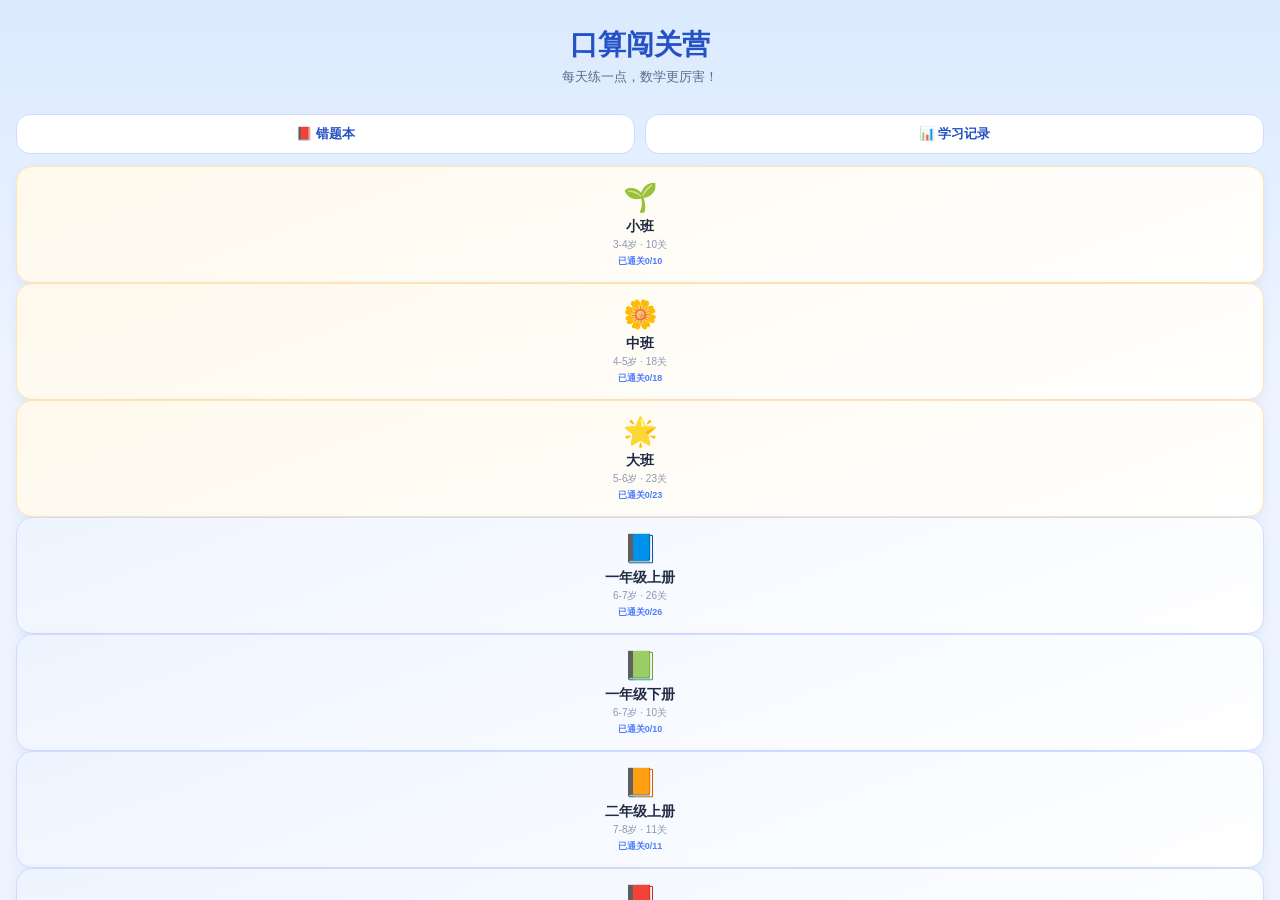
<file: 口算闯关营-index-5.html>
<!DOCTYPE html>
<html lang="zh-CN">
<head>
<meta charset="UTF-8">
<meta name="viewport" content="width=device-width, initial-scale=1.0, viewport-fit=cover, maximum-scale=1.0, user-scalable=no">
<title>口算闯关营</title>
<style>
* { box-sizing: border-box; margin: 0; padding: 0; -webkit-tap-highlight-color: transparent; }
html, body { height: 100%; font-family: -apple-system,"PingFang SC","Microsoft YaHei",sans-serif; background:#eef4ff; color:#1f2a44; overscroll-behavior:none; }
button { font-family: inherit; border: none; cursor: pointer; }
.screen { height: 100vh; height: 100dvh; width: 100%; overflow: hidden; }

/* ===== 首页 ===== */
.home-wrap { height:100%; display:flex; flex-direction:column; padding:20px 16px; background:linear-gradient(180deg,#dbeafe,#eef4ff 40%); overflow-y:auto; }
.home-title { font-size:28px; font-weight:800; color:#2451c4; text-align:center; margin-top:6px; }
.home-sub { font-size:13px; color:#5a6b8c; text-align:center; margin:4px 0 6px; }
.streak-display { text-align:center; font-size:13px; color:#ff7a00; font-weight:700; min-height:18px; margin-bottom:4px; }
.home-nav-row { display:flex; gap:10px; margin-bottom:12px; }
.home-nav-btn { flex:1; background:#fff; border:1.5px solid #cfdcff; color:#2451c4; font-size:13px; font-weight:700; padding:10px; border-radius:14px; }
.stage-list { display:flex; flex-direction:column; gap:0; }
.stage-grid { display:grid; grid-template-columns: repeat(3,1fr); gap:10px; }
.section-divider { font-size:13px; font-weight:800; color:#5a6b8c; margin:16px 2px 10px; padding-top:6px; border-top:1px dashed #cfdcff; }
.stage-card { background:#fff; border-radius:16px; padding:14px 6px; text-align:center; box-shadow:0 4px 12px rgba(36,81,196,.08); transition:transform .1s; }
.stage-card:active { transform:scale(.95); }
.stage-card.soon { opacity:.45; }
.stage-card.mode-kg { background:linear-gradient(160deg,#fff9ec,#fff); border:1.5px solid #ffe4b3; }
.stage-card.mode-elem { background:linear-gradient(160deg,#eef4ff,#fff); border:1.5px solid #cfdcff; }
.stage-card.mode-tower { background:linear-gradient(160deg,#fdeeff,#fff); border:1.5px solid #e6bfff; }
.stage-icon { font-size:28px; }
.stage-name { font-size:14px; font-weight:700; margin-top:4px; }
.stage-sub { font-size:10px; color:#8b98b3; margin-top:2px; }
.stage-progress-mini { font-size:9px; color:#4f7dfb; font-weight:700; margin-top:3px; }

/* 每日任务卡片 */
.daily-card { border-radius:16px; padding:14px 16px; margin-bottom:12px; box-shadow:0 4px 14px rgba(36,81,196,.1); transition:transform .1s; }
.daily-card:active { transform:scale(.98); }
.daily-elem { background:linear-gradient(135deg,#fff7e0,#ffedbb); border:1.5px solid #f5c451; }
.daily-kg { background:linear-gradient(135deg,#eafff1,#d6ffe6); border:1.5px solid #7ee2a8; }
.daily-title { font-size:15px; font-weight:800; color:#1f2a44; }
.daily-status { font-size:12px; color:#5a6b8c; margin-top:4px; }

/* 关卡进度概览条 */
.progress-wrap { margin-bottom:10px; padding:0 2px; }
.progress-text { font-size:12px; color:#5a6b8c; margin-bottom:5px; font-weight:600; }
.progress-bar { height:8px; background:#e6ecf9; border-radius:5px; overflow:hidden; }
.progress-fill { height:100%; background:linear-gradient(90deg,#4f7dfb,#2451c4); border-radius:5px; transition:width .3s; }

/* ===== 顶栏 ===== */
.topbar { height:56px; display:flex; align-items:center; justify-content:space-between; padding:max(10px,env(safe-area-inset-top)) 14px 0 14px; background:#fff; border-bottom:1px solid #e6ecf9; flex-shrink:0; }
.back-btn { background:none; font-size:15px; color:#2451c4; font-weight:600; }
.topbar-title { font-size:15px; font-weight:700; }

/* ===== 地图 ===== */
.map-scroll { height:calc(100% - 56px); overflow-y:auto; padding:14px; }
.sub-scroll { height:calc(100% - 56px); overflow-y:auto; padding:14px; }

/* 错题本 */
.empty-tip { text-align:center; color:#8b98b3; font-size:14px; margin-top:60px; }
.wrong-item { background:#fff; border-radius:14px; padding:12px 14px; margin-bottom:10px; display:flex; align-items:center; gap:10px; box-shadow:0 2px 8px rgba(36,81,196,.06); }
.wrong-main { flex:1; min-width:0; }
.wrong-text { font-size:15px; font-weight:700; }
.wrong-meta { font-size:11px; color:#8b98b3; margin-top:3px; }
.wrong-retry-btn { flex-shrink:0; background:#eef4ff; color:#2451c4; font-size:12px; font-weight:700; padding:9px 12px; border-radius:12px; }

/* 学习记录 */
.records-grid { display:grid; grid-template-columns:repeat(2,1fr); gap:12px; }
.rec-box { background:#fff; border-radius:16px; padding:18px 10px; text-align:center; box-shadow:0 3px 10px rgba(36,81,196,.08); }
.rec-num { font-size:22px; font-weight:800; color:#2451c4; }
.rec-label { font-size:12px; color:#8b98b3; margin-top:5px; }
.level-node { display:flex; align-items:center; gap:12px; background:#fff; border-radius:14px; padding:12px 14px; margin-bottom:9px; box-shadow:0 2px 8px rgba(36,81,196,.06); transition:transform .1s; }
.level-node:active { transform:scale(.97); }
.level-node.locked { opacity:.5; }
.level-node.current { border:2px solid #4f7dfb; }
.level-badge { width:38px; height:38px; border-radius:50%; display:flex; align-items:center; justify-content:center; font-weight:800; color:#fff; flex-shrink:0; font-size:14px; }
.level-badge.done { background:#ffb300; }
.level-badge.current { background:#4f7dfb; }
.level-badge.locked { background:#b7c2da; }
.level-info-name { font-size:14px; font-weight:700; }
.level-info-sub { font-size:11px; color:#8b98b3; margin-top:2px; }

/* ===== 答题页 ===== */
.answer-page { height:100%; display:flex; flex-direction:column; }
.answer-topbar { height:auto; min-height:56px; padding-bottom:6px; flex-direction:column; align-items:stretch; gap:3px; position:relative; }
.topbar-mid { display:flex; justify-content:space-between; align-items:center; }
.topbar-stats { display:flex; gap:10px; font-size:12px; font-weight:700; }
.dot-green { color:#16a34a; } .dot-red { color:#dc2626; }
.timer { position:absolute; right:14px; top:max(10px,env(safe-area-inset-top)); font-size:12px; font-weight:700; color:#2451c4; background:#eef4ff; padding:4px 9px; border-radius:10px; }

.question-area { flex:1; min-height:0; display:flex; align-items:center; justify-content:center; padding:6px 16px; position:relative; }
.question-card { width:100%; max-width:420px; background:#fff; border-radius:20px; box-shadow:0 8px 24px rgba(36,81,196,.1); display:flex; align-items:center; justify-content:center; font-size:clamp(24px,7vw,42px); font-weight:800; letter-spacing:1px; padding:clamp(10px,4vh,26px) 12px; text-align:center; min-height:70px; }
.question-card.correct { background:#e8fbe9; }
.question-card.wrong { background:#fdecec; }

.speak-btn { flex-shrink:0; margin:0 auto 4px; display:block; background:#eef4ff; color:#2451c4; font-size:13px; font-weight:600; padding:6px 16px; border-radius:20px; }

/* 数字键盘块：答案显示框 + 键盘 */
#arith-block { flex-shrink:0; display:flex; flex-direction:column; }
.answer-display { flex-shrink:0; margin:0 16px 6px; min-height:38px; background:#fff; border-radius:12px; display:flex; align-items:center; justify-content:center; font-size:22px; font-weight:700; border:2px solid #4f7dfb; }
.answer-display.placeholder { color:#b7c2da; font-size:15px; font-weight:500; border-color:#e6ecf9; }
.keypad { display:grid; grid-template-columns:repeat(3,1fr); gap:6px; padding:6px 12px max(8px,env(safe-area-inset-bottom)); }
.keypad button { height:clamp(38px,6.5vh,52px); border-radius:12px; background:#fff; font-size:19px; font-weight:700; box-shadow:0 2px 6px rgba(36,81,196,.08); }
.keypad .key-func { background:#fff1f1; color:#dc2626; font-size:14px; }
.keypad .key-confirm { grid-column:span 3; background:linear-gradient(135deg,#4f7dfb,#2451c4); color:#fff; font-size:17px; }

/* 选择题块 */
#choice-block { flex-shrink:0; display:none; grid-template-columns:repeat(2,1fr); gap:10px; padding:8px 16px max(14px,env(safe-area-inset-bottom)); }
.choice-opt { min-height:64px; border-radius:16px; background:#fff; font-size:22px; font-weight:700; box-shadow:0 3px 10px rgba(36,81,196,.1); padding:8px; display:flex; align-items:center; justify-content:center; }
.choice-opt.has-visual { min-height:96px; }
.choice-opt:disabled { opacity:.85; }
.choice-opt.opt-correct { background:#dcfce7; border:2px solid #16a34a; }
.choice-opt.opt-wrong { background:#fee2e2; border:2px solid #dc2626; }
.question-card svg { max-width:100%; }
.money-chip { background:linear-gradient(135deg,#fef3c7,#fde68a); border:2.5px solid #d97706; border-radius:12px; padding:10px 16px; font-size:22px; font-weight:800; color:#92400e; display:inline-flex; align-items:baseline; gap:3px; }
.money-unit { font-size:13px; font-weight:700; }

/* 幼儿园模式：更轻松可爱的配色 */
body.kg-mode .question-card { background:#fffdf5; }
body.kg-mode .choice-opt { border-radius:20px; }

/* 连击称号浮层 */
.combo-badge { position:absolute; left:50%; top:14%; transform:translate(-50%,0) scale(.6); display:flex; align-items:center; gap:8px; padding:10px 20px; border-radius:999px; font-weight:800; color:#fff; font-size:18px; opacity:0; pointer-events:none; animation:badgePop 1.4s ease forwards; box-shadow:0 8px 24px rgba(0,0,0,.2); z-index:5; }
@keyframes badgePop { 0%{opacity:0;transform:translate(-50%,10px) scale(.5);} 15%{opacity:1;transform:translate(-50%,0) scale(1.1);} 25%{transform:translate(-50%,0) scale(1);} 80%{opacity:1;} 100%{opacity:0;transform:translate(-50%,-10px) scale(.9);} }
.badge-lv1{background:linear-gradient(135deg,#ff9966,#ff5e3a);}
.badge-lv2{background:linear-gradient(135deg,#ffd166,#ff9f1c);box-shadow:0 0 24px rgba(255,159,28,.5);}
.badge-lv3{background:linear-gradient(135deg,#9d6bff,#5b3df0);}
.badge-lv4{background:linear-gradient(135deg,#ffd700,#2451c4);box-shadow:0 0 30px rgba(255,215,0,.6);}
.badge-lv5{background:linear-gradient(135deg,#ff3d81,#ffb300);box-shadow:0 0 40px rgba(255,61,129,.7);}

/* ===== 结算页 ===== */
.settlement-wrap { height:100%; overflow-y:auto; display:flex; flex-direction:column; align-items:center; padding:36px 20px max(20px,env(safe-area-inset-bottom)); text-align:center; gap:12px; }
.settle-emoji { font-size:56px; }
.settle-title { font-size:24px; font-weight:800; color:#16a34a; }
.settle-title.fail { color:#dc2626; }
.settle-stats { display:flex; gap:12px; width:100%; max-width:380px; margin:8px 0; justify-content:center; }
.stat-box { flex:1; border-radius:16px; padding:14px 8px; max-width:180px; }
.stat-green{background:#e8fbe9;} .stat-blue{background:#eaf1ff;}
.stat-num{font-size:24px;font-weight:800;}
.stat-green .stat-num{color:#16a34a;} .stat-blue .stat-num{color:#2451c4;}
.stat-label{font-size:11px;color:#8b98b3;margin-top:3px;}
#stat-stars { font-size:34px; color:#ffb300; }
.settle-titles-label{font-size:13px;color:#8b98b3;}
.settle-titles{display:flex;flex-wrap:wrap;gap:8px;justify-content:center;max-width:400px;}
.settle-titles .pill{display:flex;align-items:center;gap:6px;padding:8px 16px;border-radius:999px;color:#fff;font-weight:700;font-size:13px;}
.btn-primary{background:linear-gradient(135deg,#4f7dfb,#2451c4);color:#fff;font-size:16px;font-weight:700;padding:15px 26px;border-radius:16px;box-shadow:0 6px 16px rgba(36,81,196,.3);}
.btn-primary.big{width:100%;max-width:340px;}
.btn-secondary{background:#fff;color:#2451c4;border:1.5px solid #cfdcff;font-size:14px;font-weight:600;padding:11px 18px;border-radius:14px;flex:1;}
.settle-secondary{display:flex;gap:10px;width:100%;max-width:340px;margin-top:2px;}
</style>
</head>
<body>

<!-- 首页 -->
<div id="screen-home" class="screen">
  <div class="home-wrap">
    <h1 class="home-title">口算闯关营</h1>
    <p class="home-sub">每天练一点，数学更厉害！</p>
    <div class="streak-display" id="streak-display"></div>
    <div class="home-nav-row">
      <button class="home-nav-btn" onclick="goToWrongBook()">📕 错题本</button>
      <button class="home-nav-btn" onclick="goToRecords()">📊 学习记录</button>
    </div>
    <div class="stage-list" id="stage-list"></div>
  </div>
</div>

<!-- 地图页 -->
<div id="screen-map" class="screen" style="display:none;">
  <div class="topbar">
    <button class="back-btn" onclick="goHome()">← 返回</button>
    <div class="topbar-title" id="map-stage-title">地图</div>
    <div style="width:44px;"></div>
  </div>
  <div class="map-scroll" id="map-list"></div>
</div>

<!-- 答题页 -->
<div id="screen-answer" class="screen" style="display:none;">
  <div class="answer-page">
    <div class="topbar answer-topbar">
      <button class="back-btn" id="back-btn-answer">← 返回</button>
      <div class="topbar-mid">
        <div class="topbar-title" id="level-title">关卡</div>
        <div class="topbar-stats" id="elem-hud">
          <span id="qindex">第1题</span>
          <span class="dot-green" id="correct-count">🟢0</span>
          <span class="dot-red" id="wrong-count">🔴0</span>
        </div>
        <div class="topbar-stats" id="kg-hud" style="display:none;"><span id="qindex-kg"></span></div>
      </div>
      <div class="timer" id="timer">10:00</div>
    </div>

    <div class="question-area">
      <div class="question-card" id="question-card"></div>
      <div id="combo-badge-layer"></div>
    </div>

    <button class="speak-btn" onclick="manualSpeak()">🔊 再读一遍</button>

    <div id="arith-block">
      <div class="answer-display placeholder" id="answer-display">请输入答案</div>
      <div class="keypad">
        <button onclick="keypadInput('1')">1</button><button onclick="keypadInput('2')">2</button><button onclick="keypadInput('3')">3</button>
        <button onclick="keypadInput('4')">4</button><button onclick="keypadInput('5')">5</button><button onclick="keypadInput('6')">6</button>
        <button onclick="keypadInput('7')">7</button><button onclick="keypadInput('8')">8</button><button onclick="keypadInput('9')">9</button>
        <button class="key-func" onclick="keypadClear()">清除</button><button onclick="keypadInput('0')">0</button><button class="key-func" onclick="keypadDelete()">删除</button>
        <button class="key-confirm" onclick="keypadConfirm()">确定</button>
      </div>
    </div>

    <div id="choice-block"></div>
  </div>
</div>

<!-- 结算页 -->
<div id="screen-settlement" class="screen" style="display:none;">
  <div class="settlement-wrap">
    <div class="settle-emoji" id="settle-emoji">🎉</div>
    <div class="settle-title" id="settle-title">闯关成功！</div>
    <div class="settle-stats">
      <div class="stat-box stat-green" id="stat-correct-wrap">
        <div class="stat-num" id="stat-correct">-</div>
        <div class="stat-label">首轮正确</div>
      </div>
      <div class="stat-box stat-green" id="stat-stars-wrap" style="display:none;">
        <div id="stat-stars">★★★</div>
        <div class="stat-label">本关评价</div>
      </div>
      <div class="stat-box stat-blue">
        <div class="stat-num" id="stat-time">00:00</div>
        <div class="stat-label">用时</div>
      </div>
    </div>
    <div class="settle-titles-label" id="titles-label">🎖 本关评级</div>
    <div class="settle-titles" id="settle-titles"></div>
    <button class="btn-primary big" id="btn-next-level" onclick="challengeNext()">挑战下一关</button>
    <div class="settle-secondary">
      <button class="btn-secondary" onclick="goToCurrentMap()">返回地图</button>
      <button class="btn-secondary" id="btn-retry-level" onclick="retryLevel()">再玩一次</button>
    </div>
  </div>
</div>

<!-- 失败页 -->
<div id="screen-failed" class="screen" style="display:none;">
  <div class="settlement-wrap">
    <div class="settle-emoji">😅</div>
    <div class="settle-title fail">挑战失败，再来一次吧！</div>
    <button class="btn-primary big" onclick="retryLevel()">重新挑战</button>
    <div class="settle-secondary">
      <button class="btn-secondary" onclick="goToCurrentMap()">返回地图</button>
    </div>
  </div>
</div>

<!-- 错题本 -->
<div id="screen-wrongbook" class="screen" style="display:none;">
  <div class="topbar">
    <button class="back-btn" onclick="goHome()">← 返回</button>
    <div class="topbar-title">📕 错题本</div>
    <div style="width:44px;"></div>
  </div>
  <div class="sub-scroll" id="wrongbook-list"></div>
</div>

<!-- 学习记录 -->
<div id="screen-records" class="screen" style="display:none;">
  <div class="topbar">
    <button class="back-btn" onclick="goHome()">← 返回</button>
    <div class="topbar-title">📊 学习记录</div>
    <div style="width:44px;"></div>
  </div>
  <div class="sub-scroll">
    <div class="records-grid">
      <div class="rec-box"><div class="rec-num" id="rec-time">0分钟</div><div class="rec-label">累计学习时间</div></div>
      <div class="rec-box"><div class="rec-num" id="rec-answered">0</div><div class="rec-label">累计答题数</div></div>
      <div class="rec-box"><div class="rec-num" id="rec-accuracy">0%</div><div class="rec-label">总体正确率</div></div>
      <div class="rec-box"><div class="rec-num" id="rec-levels">0</div><div class="rec-label">完成关卡数</div></div>
      <div class="rec-box"><div class="rec-num" id="rec-wrong">0</div><div class="rec-label">当前错题数</div></div>
      <div class="rec-box"><div class="rec-num" id="rec-streak">0天</div><div class="rec-label">连续学习</div></div>
    </div>
  </div>
</div>

<script>
// ===== 通用工具 =====
function shuffle(arr) {
  const a = arr.slice();
  for (let i = a.length - 1; i > 0; i--) {
    const j = Math.floor(Math.random() * (i + 1));
    [a[i], a[j]] = [a[j], a[i]];
  }
  return a;
}
function pick(pool, n) { return shuffle(pool).slice(0, Math.min(n, pool.length)); }
function randInt(min, max) { return Math.floor(Math.random() * (max - min + 1)) + min; }

// 按内容去重（arith按算式文本，choice按题干+正确选项），避免随机生成的题库里混入完全相同的题
function dedupeQuestions(pool) {
  const seen = new Set();
  const out = [];
  for (const q of pool) {
    let key;
    if (q.type === 'arith') key = 'A:' + q.expression;
    else {
      const correctOpt = q.options.find(o => o.correct);
      key = 'C:' + (q.promptText || '') + '|' + (correctOpt ? (correctOpt.label || JSON.stringify(correctOpt.visual)) : '');
    }
    if (seen.has(key)) continue;
    seen.add(key);
    out.push(q);
  }
  return out;
}

// ===== 算术题生成（数字键盘类） =====
function numText(n) { return String(n); }

function makeArith(a, op, b, answer) {
  const opWord = op === '+' ? '加' : '减';
  return {
    type: 'arith',
    expression: `${a} ${op} ${b} = ?`,
    answer,
    speechText: `${numText(a)}${opWord}${numText(b)}等于多少`
  };
}

function genAddPool(max, opts = {}) {
  const { noCarry = false, mustCarry = false, minSum = 0, minA = 0 } = opts;
  const pool = [];
  for (let a = minA; a <= max; a++) {
    for (let b = 0; b <= max; b++) {
      const sum = a + b;
      if (sum > max) continue;
      if (sum < minSum) continue;
      if (noCarry && (a % 10 + b % 10) >= 10) continue;
      if (mustCarry && (a % 10 + b % 10) < 10) continue;
      if (a === 0 && b === 0) continue;
      pool.push(makeArith(a, '+', b, sum));
    }
  }
  return pool;
}
function genSubPool(max, opts = {}) {
  const { noBorrow = null, minA = 0 } = opts;
  const pool = [];
  for (let a = minA; a <= max; a++) {
    for (let b = 0; b <= a; b++) {
      const diff = a - b;
      if (noBorrow === true && (a % 10) < (b % 10)) continue;
      if (noBorrow === false && (a % 10) >= (b % 10)) continue;
      if (a === 0 && b === 0) continue;
      pool.push(makeArith(a, '-', b, diff));
    }
  }
  return pool;
}
function genMixPool(max, opts = {}) {
  return shuffle([...genAddPool(max, opts), ...genSubPool(max, opts)]);
}

// 整十数加减整十数
function genTensAddPool(max) {
  const pool = [];
  for (let a = 10; a <= max; a += 10) for (let b = 10; b <= max; b += 10) {
    if (a + b <= max) pool.push(makeArith(a, '+', b, a + b));
  }
  return pool;
}
function genTensSubPool(max) {
  const pool = [];
  for (let a = 20; a <= max; a += 10) for (let b = 10; b <= a; b += 10) {
    pool.push(makeArith(a, '-', b, a - b));
  }
  return pool;
}
// 两位数加减一位数（默认不进位/不退位，符合一下册教材顺序）
function genTwoOneAddPool(max, opts = {}) {
  const { mustCarry = false } = opts;
  const pool = [];
  for (let a = 10; a <= 99; a++) for (let b = 1; b <= 9; b++) {
    const sum = a + b;
    if (sum > max) continue;
    const carries = (a % 10 + b) >= 10;
    if (mustCarry && !carries) continue;
    if (!mustCarry && carries) continue;
    pool.push(makeArith(a, '+', b, sum));
  }
  return pool;
}
function genTwoOneSubPool(max, opts = {}) {
  const { mustBorrow = false } = opts;
  const pool = [];
  for (let a = 10; a <= max; a++) for (let b = 1; b <= 9; b++) {
    if (b > a) continue;
    const borrows = (a % 10) < b;
    if (mustBorrow && !borrows) continue;
    if (!mustBorrow && borrows) continue;
    pool.push(makeArith(a, '-', b, a - b));
  }
  return pool;
}
// 生成一个"取N题"的关卡内容函数（返回array，供 getLevelContent 调用）
// 自动去重 + 题库偏小时自动少抽一点，避免每次重玩看到完全相同的一整套题
function arithLevel(poolFn, count) {
  return () => {
    const pool = dedupeQuestions(poolFn());
    let safeCount = count;
    if (pool.length <= count) {
      safeCount = Math.max(5, Math.min(count, Math.floor(pool.length * 0.75)));
    }
    return pick(pool, safeCount);
  };
}

// ===== 选择题生成（点选/选择题类，幼儿园及部分小学概念题共用） =====
// option: { label(展示文字/emoji), correct(bool), size(可选，用于大小/高矮对比的字号) }
function makeChoice(promptText, speechText, options) {
  return { type: 'choice', promptText, speechText, options: shuffle(options) };
}

function starsStr(n) { return '⭐'.repeat(n); }
function applesStr(n) { return '🍎'.repeat(n); }

// ===== 可视化组件（钟表/分数/人民币/图形），用于替代纯文字/emoji的题目呈现 =====
function clockSVG(hour, minute) {
  const h = hour % 12;
  const hourAngle = h * 30 + minute * 0.5 - 90;
  const minAngle = minute * 6 - 90;
  const hx = 50 + 20 * Math.cos(hourAngle * Math.PI / 180);
  const hy = 50 + 20 * Math.sin(hourAngle * Math.PI / 180);
  const mx = 50 + 32 * Math.cos(minAngle * Math.PI / 180);
  const my = 50 + 32 * Math.sin(minAngle * Math.PI / 180);
  return `<svg viewBox="0 0 100 100" width="86" height="86">
    <circle cx="50" cy="50" r="46" fill="#fff" stroke="#2451c4" stroke-width="4"/>
    <text x="50" y="20" font-size="11" text-anchor="middle" fill="#1f2a44">12</text>
    <text x="82" y="54" font-size="11" text-anchor="middle" fill="#1f2a44">3</text>
    <text x="50" y="88" font-size="11" text-anchor="middle" fill="#1f2a44">6</text>
    <text x="18" y="54" font-size="11" text-anchor="middle" fill="#1f2a44">9</text>
    <line x1="50" y1="50" x2="${hx}" y2="${hy}" stroke="#1f2a44" stroke-width="4.5" stroke-linecap="round"/>
    <line x1="50" y1="50" x2="${mx}" y2="${my}" stroke="#4f7dfb" stroke-width="3" stroke-linecap="round"/>
    <circle cx="50" cy="50" r="3.5" fill="#1f2a44"/>
  </svg>`;
}
function fractionSVG(num, den) {
  const w = 64 / den;
  let rects = '';
  for (let i = 0; i < den; i++) {
    const filled = i < num;
    rects += `<rect x="${8 + i * w}" y="16" width="${w - 2}" height="32" fill="${filled ? '#4f7dfb' : '#eef4ff'}" stroke="#2451c4" stroke-width="2"/>`;
  }
  return `<svg viewBox="0 0 80 64" width="90" height="72">${rects}</svg>`;
}
function moneyChip(value, unit) {
  const u = unit || '元';
  const prefix = u === '元' ? '¥' : '';
  return `<div class="money-chip">${prefix}${value}<span class="money-unit">${u}</span></div>`;
}
const SHAPE_PATHS = {
  circle: '<circle cx="40" cy="40" r="32"/>',
  square: '<rect x="10" y="10" width="60" height="60"/>',
  triangle: '<polygon points="40,8 74,70 6,70"/>',
  rectangle: '<rect x="6" y="20" width="68" height="40"/>',
  pentagon: '<polygon points="40,6 74,30 61,70 19,70 6,30"/>',
};
function shapeSVG(shape, color) {
  return `<svg viewBox="0 0 80 80" width="60" height="60"><g fill="${color || '#4f7dfb'}">${SHAPE_PATHS[shape] || ''}</g></svg>`;
}
function renderVisual(v) {
  if (!v) return '';
  if (v.type === 'clock') return clockSVG(v.hour, v.minute);
  if (v.type === 'fraction') return fractionSVG(v.num, v.den);
  if (v.type === 'money') return moneyChip(v.value, v.unit);
  if (v.type === 'shape') return shapeSVG(v.shape, v.color);
  return '';
}

window.KS = { shuffle, pick, randInt, makeArith, genAddPool, genSubPool, genMixPool,
  genTensAddPool, genTensSubPool, genTwoOneAddPool, genTwoOneSubPool,
  arithLevel, makeChoice, starsStr, applesStr, renderVisual, dedupeQuestions };


// ===== 幼儿园阶段关卡内容 =====
(function () {
  const { makeChoice, starsStr, applesStr, randInt, arithLevel, genAddPool, genSubPool, genMixPool, shuffle, pick } = window.KS;

  // ---------- 小班 10关 ----------
  const XIAOBAN = [
    { name: '形状小侦探', content: () => window.KS.dedupeQuestions([
      makeChoice('请找出圆形', '请找出圆形', [{visual:{type:'shape',shape:'circle'},correct:true},{visual:{type:'shape',shape:'square'}},{visual:{type:'shape',shape:'triangle'}}]),
      makeChoice('请找出方形', '请找出方形', [{visual:{type:'shape',shape:'triangle'}},{visual:{type:'shape',shape:'square'},correct:true},{visual:{type:'shape',shape:'circle'}}]),
      makeChoice('请找出三角形', '请找出三角形', [{visual:{type:'shape',shape:'square'}},{visual:{type:'shape',shape:'circle'}},{visual:{type:'shape',shape:'triangle'},correct:true}]),
    ])},
    { name: '大小比一比', content: () => [
      makeChoice('哪个更大呀', '哪个更大呀', [{label:'🍎',size:64,correct:true},{label:'🍎',size:26}]),
      makeChoice('哪个更小呀', '哪个更小呀', [{label:'🍉',size:60},{label:'🍉',size:24,correct:true}]),
      makeChoice('哪个更大呀', '哪个更大呀', [{label:'⚽',size:30},{label:'⚽',size:68,correct:true}]),
      makeChoice('哪个更小呀', '哪个更小呀', [{label:'🐟',size:22,correct:true},{label:'🐟',size:58}]),
    ]},
    { name: '谁多谁少', content: () => [
      makeChoice('哪边星星更多', '哪边星星更多', [{label:starsStr(2)},{label:starsStr(5),correct:true}]),
      makeChoice('哪边苹果更少', '哪边苹果更少', [{label:applesStr(4)},{label:applesStr(1),correct:true}]),
      makeChoice('哪边星星更多', '哪边星星更多', [{label:starsStr(6),correct:true},{label:starsStr(3)}]),
      makeChoice('哪边苹果更少', '哪边苹果更少', [{label:applesStr(2),correct:true},{label:applesStr(5)}]),
    ]},
    { name: '高矮排排队', content: () => [
      makeChoice('谁更高呀', '谁更高呀', [{label:'🌳',size:70,correct:true},{label:'🌳',size:26}]),
      makeChoice('谁更矮呀', '谁更矮呀', [{label:'🕯',size:60},{label:'🕯',size:22,correct:true}]),
      makeChoice('谁更高呀', '谁更高呀', [{label:'🦒',size:28},{label:'🦒',size:66,correct:true}]),
    ]},
    { name: '数数小能手', content: () => [1,2,3,4,5].map(n =>
      makeChoice(`数一数：${starsStr(n)}`, '数一数，一共有几个星星', shuffle([
        {label:String(n),correct:true},
        {label:String(Math.max(1,n-1))},
        {label:String(Math.min(5,n+1))}
      ]))
    )},
    { name: '数字宝宝找朋友', content: () => [1,2,3,4,5].map(n =>
      makeChoice(`请选出${n}个苹果`, `请选出${n}个苹果`, shuffle([
        {label:applesStr(n),correct:true},
        {label:applesStr(Math.max(1,n-1))},
        {label:applesStr(Math.min(5,n+1))}
      ]))
    )},
    { name: '数字捉迷藏', content: () => [1,2,3,4,5].map(n =>
      makeChoice(`${starsStr(n)} 这是数字几`, `一共这么多星星，这是数字几`, shuffle([
        {label:String(n),correct:true},
        {label:String(Math.max(1,n-1))},
        {label:String(Math.min(5,n+1))}
      ]))
    )},
    { name: '数字小火车', content: () => [
      makeChoice('1，2，（ ），4', '1、2、空格、4，空格应该填几', [{label:'3',correct:true},{label:'5'},{label:'1'}]),
      makeChoice('（ ），2，3，4', '空格、2、3、4，空格应该填几', [{label:'5'},{label:'1',correct:true},{label:'3'}]),
      makeChoice('2，3，（ ），5', '2、3、空格、5，空格应该填几', [{label:'4',correct:true},{label:'6'},{label:'2'}]),
    ]},
    { name: '一个和许多', content: () => [
      makeChoice(`${applesStr(1)} 这是一个还是许多`, '这是一个还是许多', [{label:'一个',correct:true},{label:'许多'}]),
      makeChoice(`${applesStr(6)} 这是一个还是许多`, '这是一个还是许多', [{label:'一个'},{label:'许多',correct:true}]),
      makeChoice(`${starsStr(1)} 这是一个还是许多`, '这是一个还是许多', [{label:'一个',correct:true},{label:'许多'}]),
      makeChoice(`${starsStr(7)} 这是一个还是许多`, '这是一个还是许多', [{label:'一个'},{label:'许多',correct:true}]),
    ]},
    { name: '综合复习', content: () => {
      const all = [
        ...XIAOBAN[0].content(), ...XIAOBAN[2].content(), ...XIAOBAN[4].content(),
        ...XIAOBAN[6].content(), ...XIAOBAN[8].content()
      ];
      return pick(all, 8);
    }},
  ];

  // ---------- 中班 15+3=18关 ----------
  const ZHONGBAN = [
    { name: '数数小明星', content: () => [6,7,8,9,10].map(n =>
      makeChoice(`数一数：${starsStr(n)}`, '数一数，一共有几个星星', shuffle([
        {label:String(n),correct:true},{label:String(n-2)},{label:String(Math.min(10,n+2))}
      ]))
    )},
    { name: '数字配送员', content: () => [6,7,8,9,10].map(n =>
      makeChoice(`请选出${n}个苹果`, `请选出${n}个苹果`, shuffle([
        {label:applesStr(n),correct:true},{label:applesStr(n-2)},{label:applesStr(Math.min(10,n+2))}
      ]))
    )},
    { name: '数字好朋友', content: () => [6,7,8,9,10].map(n =>
      makeChoice(`${starsStr(n)} 这是数字几`, '一共这么多，这是数字几', shuffle([
        {label:String(n),correct:true},{label:String(n-1)},{label:String(Math.min(10,n+1))}
      ]))
    )},
    { name: '谁最多', content: () => [
      makeChoice('哪组最多', '哪组最多', [{label:starsStr(4)},{label:starsStr(9),correct:true},{label:starsStr(6)}]),
      makeChoice('哪组最少', '哪组最少', [{label:starsStr(8)},{label:starsStr(3),correct:true},{label:starsStr(5)}]),
      makeChoice('哪组最多', '哪组最多', [{label:applesStr(7)},{label:applesStr(2)},{label:applesStr(10),correct:true}]),
    ]},
    { name: '数字排排坐', content: () => [
      makeChoice('5，6，（ ），8', '5、6、空格、8，填几', [{label:'7',correct:true},{label:'9'},{label:'4'}]),
      makeChoice('（ ），8，9，10', '空格、8、9、10，填几', [{label:'11'},{label:'7',correct:true},{label:'6'}]),
      makeChoice('7，（ ），9，10', '7、空格、9、10，填几', [{label:'8',correct:true},{label:'6'},{label:'11'}]),
    ]},
    { name: '变来变去都一样', content: () => [
      makeChoice(`${starsStr(5)} 换个排法还是这样：⭐⭐ ⭐⭐⭐ 一共还是几个`, '不管怎么摆，一共还是几个', [{label:'5',correct:true},{label:'4'},{label:'6'}]),
      makeChoice('5个苹果分成两堆，2个和3个，一共还是几个', '5个苹果分成两堆，一共还是几个', [{label:'5',correct:true},{label:'6'},{label:'4'}]),
    ]},
    { name: '数字分分乐', content: () => [
      makeChoice('10可以分成6和几', '10可以分成6和几', [{label:'4',correct:true},{label:'5'},{label:'3'}]),
      makeChoice('10可以分成3和几', '10可以分成3和几', [{label:'6'},{label:'7',correct:true},{label:'8'}]),
      makeChoice('8可以分成5和几', '8可以分成5和几', [{label:'3',correct:true},{label:'4'},{label:'2'}]),
      makeChoice('9可以分成4和几', '9可以分成4和几', [{label:'6'},{label:'5',correct:true},{label:'4'}]),
    ]},
    { name: '排队小达人', content: () => [
      makeChoice('🐰🐱🐶🐷🐭 小猫排第几', '排队里，小猫排第几', [{label:'第1个'},{label:'第2个',correct:true},{label:'第3个'}]),
      makeChoice('🐰🐱🐶🐷🐭 小狗排第几', '排队里，小狗排第几', [{label:'第2个'},{label:'第4个'},{label:'第3个',correct:true}]),
    ]},
    { name: '规律小侦探', content: () => [
      makeChoice('🔴🔵🔴🔵（ ）下一个是什么', 'ABAB规律，下一个是什么', [{label:'🔴',correct:true},{label:'🔵'}]),
      makeChoice('⭐🌙⭐🌙（ ）下一个是什么', 'ABAB规律，下一个是什么', [{label:'⭐'},{label:'🌙',correct:true}]),
      makeChoice('🍎🍌🍎🍌（ ）下一个是什么', 'ABAB规律，下一个是什么', [{label:'🍎',correct:true},{label:'🍌'}]),
    ]},
    { name: '方位小探险', content: () => [
      makeChoice('🐦在树的上面还是下面', '小鸟在树的上面还是下面', [{label:'上面',correct:true},{label:'下面'}]),
      makeChoice('🐰在洞的里面还是外面', '兔子在洞的里面还是外面', [{label:'里面',correct:true},{label:'外面'}]),
    ]},
    { name: '数字在哪里', content: () => [
      makeChoice('生活中哪里能看到数字', '生活中哪里能看到数字', [{label:'🕐时钟',correct:true},{label:'🌳大树'}]),
      makeChoice('生活中哪里能看到数字', '生活中哪里能看到数字', [{label:'🌸小花'},{label:'💰钱',correct:true}]),
    ]},
    { name: '分类小管家', content: () => [
      makeChoice('🍎🍌🍎 哪种水果更多', '哪种水果更多', [{label:'苹果',correct:true},{label:'香蕉'}]),
      makeChoice('🔴🔵🔴🔴 哪种颜色更多', '哪种颜色更多', [{label:'红色',correct:true},{label:'蓝色'}]),
    ]},
    { name: '合在一起是多少', content: () => window.KS.dedupeQuestions(Array.from({length:8},() => {
      const a = randInt(1,3), b = randInt(1,2);
      return makeChoice(`${applesStr(a)} 和 ${applesStr(b)} 合起来是几个`, `${a}和${b}合起来是几个`, shuffle([
        {label:String(a+b),correct:true},{label:String(a+b+1)},{label:String(Math.max(1,a+b-1))}
      ]));
    })).slice(0,3)},
    { name: '还剩几个', content: () => window.KS.dedupeQuestions(Array.from({length:8},() => {
      const a = randInt(3,5), b = randInt(1,a-1);
      return makeChoice(`原来有${a}个，吃了${b}个，还剩几个`, `原来有${a}个，吃了${b}个，还剩几个`, shuffle([
        {label:String(a-b),correct:true},{label:String(a-b+1)},{label:String(Math.max(0,a-b-1))}
      ]));
    })).slice(0,3)},
    { name: '综合复习', content: () => pick([
        ...ZHONGBAN[0].content(), ...ZHONGBAN[3].content(), ...ZHONGBAN[6].content(),
        ...ZHONGBAN[9].content(), ...ZHONGBAN[12].content()
      ], 8)
    },
    // 新增3关：10以内加减法与综合
    { name: '加法小旅程', content: arithLevel(() => genAddPool(10), 10) },
    { name: '减法小旅程', content: arithLevel(() => genSubPool(10), 10) },
    { name: '加减大集合', content: arithLevel(() => genMixPool(10), 10) },
  ];

  // ---------- 大班 16+7=23关 ----------
  const DABAN = [
    { name: '数数大挑战', content: () => [12,15,18,20].map(n =>
      makeChoice(`从1数到${n}，最后一个数是几`, `从1数到${n}，最后一个数是几`, [{label:String(n),correct:true},{label:String(n-1)},{label:String(n+1)}])
    )},
    { name: '11-20好朋友', content: () => shuffle(Array.from({length:10},(_,i)=>i+11)).slice(0,6).map(n =>
      makeChoice(`这是数字几：${n}`, `这是数字几`, [{label:String(n),correct:true},{label:String(n-1)},{label:String(n+1)}])
    )},
    { name: '加法小高手', content: arithLevel(() => genAddPool(10), 12) },
    { name: '减法小高手', content: arithLevel(() => genSubPool(10), 12) },
    { name: '加减大闯关', content: arithLevel(() => genMixPool(10), 15) },
    { name: '数字分合大挑战', content: () => [
      makeChoice('10可以分成7和几', '10可以分成7和几', [{label:'2'},{label:'3',correct:true},{label:'4'}]),
      makeChoice('10可以分成4和几', '10可以分成4和几', [{label:'6',correct:true},{label:'5'},{label:'7'}]),
      makeChoice('9可以分成2和几', '9可以分成2和几', [{label:'6'},{label:'7',correct:true},{label:'8'}]),
      makeChoice('8可以分成3和几', '8可以分成3和几', [{label:'5',correct:true},{label:'4'},{label:'6'}]),
    ]},
    { name: '加法小进阶', content: arithLevel(() => genAddPool(20, {noCarry:true, minSum:11}), 15) },
    { name: '减法小进阶', content: arithLevel(() => genSubPool(20, {noBorrow:true, minA:11}), 15) },
    { name: '单双数大冒险', content: () => shuffle(Array.from({length:10},(_,i)=>i+1)).slice(0,6).map(n =>
      makeChoice(`${n}是单数还是双数`, `${n}是单数还是双数`, [{label:'单数',correct: n%2===1},{label:'双数',correct: n%2===0}])
    )},
    { name: '规律大师', content: () => [
      makeChoice('🔴🔵🟡🔴🔵🟡（ ）下一个是什么', 'ABC规律，下一个是什么', [{label:'🔴',correct:true},{label:'🔵'},{label:'🟡'}]),
      makeChoice('1，2，3，（ ），5', '递增规律，空格填几', [{label:'4',correct:true},{label:'6'},{label:'3'}]),
      makeChoice('2，4，6，（ ）', '递增规律(每次+2)，空格填几', [{label:'7'},{label:'8',correct:true},{label:'9'}]),
    ]},
    { name: '立体图形王国', content: () => [
      makeChoice('哪个是球体', '哪个是球体', [{label:'⚽',correct:true},{label:'📦'},{label:'🧊'}]),
      makeChoice('哪个是正方体', '哪个是正方体', [{label:'⚽'},{label:'🎲',correct:true},{label:'🥫'}]),
      makeChoice('哪个是圆柱体', '哪个是圆柱体', [{label:'🥫',correct:true},{label:'🎲'},{label:'⚽'}]),
    ]},
    { name: '时间小主人', content: () => [1,3,6,9].map(h => {
      const q = makeChoice(`现在几点`, `现在是几点`, [
        {label:`${h}点`,correct:true},{label:`${h===12?1:h+1}点`},{label:'12点'}
      ]);
      q.promptVisual = { type: 'clock', hour: h, minute: 0 };
      return q;
    })},
    { name: '小小采购员', content: () => [
      makeChoice('买1元的东西，应该用哪张钱', '买1元的东西，应该用哪张钱', [
        {visual:{type:'money',value:1},correct:true},{visual:{type:'money',value:5}},{visual:{type:'money',value:10}}
      ]),
      makeChoice('买5元的东西，应该用哪张钱', '买5元的东西，应该用哪张钱', [
        {visual:{type:'money',value:1}},{visual:{type:'money',value:5},correct:true},{visual:{type:'money',value:10}}
      ]),
      makeChoice('买10元的东西，应该用哪张钱', '买10元的东西，应该用哪张钱', [
        {visual:{type:'money',value:5}},{visual:{type:'money',value:1}},{visual:{type:'money',value:10},correct:true}
      ]),
    ]},
    { name: '看图列式', content: () => [
      makeChoice(`${applesStr(3)}和${applesStr(2)}合起来，用什么算式`, '3个苹果和2个苹果合起来，用什么算式', [{label:'3+2',correct:true},{label:'3-2'},{label:'2-3'}]),
      makeChoice(`${applesStr(5)}吃掉2个，用什么算式`, '5个苹果吃掉2个，用什么算式', [{label:'5+2'},{label:'5-2',correct:true},{label:'2-5'}]),
    ]},
    { name: '生活数学家', content: () => [
      makeChoice('小明有5支笔，送给小红2支，还剩几支', '小明有5支笔，送给小红2支，还剩几支', [{label:'3支',correct:true},{label:'7支'},{label:'2支'}]),
      makeChoice('小红有3颗糖，妈妈又给了2颗，一共几颗', '小红有3颗糖，妈妈又给了2颗，一共几颗', [{label:'5颗',correct:true},{label:'1颗'},{label:'6颗'}]),
    ]},
    { name: '大班数学小状元', content: () => pick([
        ...DABAN[2].content(), ...DABAN[3].content(), ...DABAN[6].content(), ...DABAN[7].content(),
        ...DABAN[9].content(), ...DABAN[13].content()
      ], 10)
    },
    // 新增7关
    { name: '20以内加法闯关', content: arithLevel(() => genAddPool(20, {minSum:11}), 15) },
    { name: '20以内减法闯关', content: arithLevel(() => genSubPool(20, {minA:11}), 15) },
    { name: '20以内综合挑战', content: arithLevel(() => genMixPool(20, {minA:11}), 15) },
    { name: '30以内加法闯关', content: arithLevel(() => genAddPool(30, {minSum:21}), 15) },
    { name: '30以内减法闯关', content: arithLevel(() => genSubPool(30, {minA:21}), 15) },
    { name: '30以内综合挑战', content: arithLevel(() => genMixPool(30, {minA:21}), 15) },
    { name: '大班算术小状元', content: arithLevel(() => genMixPool(30), 18) },
  ];

  window.KS_KG_CONTENT = { XIAOBAN, ZHONGBAN, DABAN };
})();


// ===== 一年级上册关卡内容（小学完整机制） =====
(function () {
  const { makeChoice, applesStr, randInt, arithLevel, genAddPool, genSubPool, genMixPool, shuffle, pick, makeArith } = window.KS;

  // 三数连加连减（简化：a+b+c 或 a-b-c，左到右计算）
  function make3(a, op1, b, op2, c) {
    const v1 = op1 === '+' ? a + b : a - b;
    const answer = op2 === '+' ? v1 + c : v1 - c;
    const w1 = op1 === '+' ? '加' : '减';
    const w2 = op2 === '+' ? '加' : '减';
    return {
      type: 'arith',
      expression: `${a} ${op1} ${b} ${op2} ${c} = ?`,
      answer,
      speechText: `${a}${w1}${b}${w2}${c}等于多少`
    };
  }
  function gen3Pool(max, ops) {
    const pool = [];
    for (let a = 0; a <= max; a++) for (let b = 0; b <= max; b++) for (let c = 0; c <= max; c++) {
      for (const [op1, op2] of ops) {
        const v1 = op1 === '+' ? a + b : a - b;
        if (v1 < 0 || v1 > max) continue;
        const ans = op2 === '+' ? v1 + c : v1 - c;
        if (ans < 0 || ans > max) continue;
        if (a===0 && b===0 && c===0) continue;
        pool.push(make3(a, op1, b, op2, c));
      }
    }
    return pool;
  }

  const Y1S1 = [
    { name: '1-5的认识', content: () => [1,2,3,4,5].map(n =>
      makeChoice(`${applesStr(n)} 这是数字几`, '这是数字几', shuffle([
        {label:String(n),correct:true},{label:String(Math.max(1,n-1))},{label:String(Math.min(5,n+1))}
      ]))
    )},
    { name: '比大小', content: () => [[3,5],[7,2],[4,4],[8,6]].map(([a,b]) =>
      makeChoice(`${a} 和 ${b} 比，哪个符号对`, `${a}和${b}比大小，选哪个符号`, [
        {label:'>',correct: a>b},{label:'<',correct: a<b},{label:'=',correct: a===b}
      ])
    )},
    { name: '第几（序数）', content: () => [
      makeChoice('🐰🐱🐶🐷🐭 小狗排第几', '小狗排第几', [{label:'第3个',correct:true},{label:'第2个'},{label:'第4个'}]),
      makeChoice('🐰🐱🐶🐷🐭 从右数小猫排第几', '从右边数，小猫排第几', [{label:'第4个',correct:true},{label:'第2个'},{label:'第1个'}]),
    ]},
    { name: '分与合(2-5)', content: () => [
      makeChoice('4可以分成1和几', '4可以分成1和几', [{label:'3',correct:true},{label:'2'},{label:'4'}]),
      makeChoice('5可以分成2和几', '5可以分成2和几', [{label:'2'},{label:'3',correct:true},{label:'4'}]),
      makeChoice('3可以分成1和几', '3可以分成1和几', [{label:'2',correct:true},{label:'3'},{label:'1'}]),
    ]},
    { name: '5以内加法', content: arithLevel(() => genAddPool(5), 12) },
    { name: '5以内减法', content: arithLevel(() => genSubPool(5), 12) },
    { name: '0的认识', content: () => [
      makeChoice('盘子里一个苹果都没有，用数字几表示', '盘子里一个苹果都没有，用数字几表示', [{label:'0',correct:true},{label:'1'},{label:'2'}]),
      makeChoice('3-3等于几', '3减3等于几', [{label:'0',correct:true},{label:'3'},{label:'1'}]),
    ]},
    { name: '6-10的认识', content: () => [6,7,8,9,10].map(n =>
      makeChoice(`这是数字几：${n}`, '这是数字几', shuffle([
        {label:String(n),correct:true},{label:String(n-1)},{label:String(Math.min(10,n+1))}
      ]))
    )},
    { name: '6-10加减法', content: arithLevel(() => genMixPool(10, {minA:6}), 14) },
    { name: '10以内连加连减', content: arithLevel(() => gen3Pool(10, [['+','+'],['-','-']]), 12) },
    { name: '10以内加减混合', content: arithLevel(() => gen3Pool(10, [['+','-'],['-','+']]), 12) },
    { name: '11-20各数的认识', content: () => shuffle(Array.from({length:10},(_,i)=>i+11)).slice(0,6).map(n =>
      makeChoice(`这是数字几：${n}`, '这是数字几', [{label:String(n),correct:true},{label:String(n-1)},{label:String(n+1)}])
    )},
    { name: '20以内不进位加法', content: arithLevel(() => genAddPool(20, {noCarry:true, minSum:11}), 15) },
    { name: '20以内不退位减法', content: arithLevel(() => genSubPool(20, {noBorrow:true, minA:11}), 15) },
    { name: '认识钟表(整点)', content: () => [1,3,6,9,12].map(h => {
      const q = makeChoice(`现在几点`, `现在是几点`, shuffle([
        {label:`${h}点`,correct:true},{label:`${h===12?1:h+1}点`},{label:'12点'}
      ]));
      q.promptVisual = { type: 'clock', hour: h, minute: 0 };
      return q;
    })},
    { name: '20以内进位加法', content: arithLevel(() => genAddPool(20, {mustCarry:true}), 15) },
    { name: '综合复习', content: () => pick([
        ...genMixPool(20,{minA:6}).slice(0,20)
      ], 15)
    },
    // 新增9关
    { name: '加法进阶营', content: arithLevel(() => genAddPool(20, {minA:10, minSum:11}), 16) },
    { name: '减法进阶营', content: arithLevel(() => genSubPool(20, {minA:10}), 16) },
    { name: '进阶综合挑战', content: arithLevel(() => genMixPool(20, {minA:10}), 18) },
    { name: '加法再进阶', content: arithLevel(() => genAddPool(30, {minA:15, minSum:21}), 16) },
    { name: '减法再进阶', content: arithLevel(() => genSubPool(30, {minA:20}), 16) },
    { name: '综合再挑战', content: arithLevel(() => genMixPool(30, {minA:20}), 18) },
    { name: '加法大师营', content: arithLevel(() => genAddPool(50, {minA:25, minSum:31}), 18) },
    { name: '减法大师营', content: arithLevel(() => genSubPool(50, {minA:30}), 18) },
    { name: '一年级算术小达人', content: arithLevel(() => genMixPool(50, {minA:10}), 20) },
  ];

  window.KS_Y1S1_CONTENT = Y1S1;
})();


// ===== 一年级下册关卡内容 =====
(function () {
  const { makeChoice, randInt, arithLevel, genSubPool, genTensAddPool, genTensSubPool,
    genTwoOneAddPool, genTwoOneSubPool, shuffle, pick } = window.KS;

  const Y1S2 = [
    { name: '20以内退位减法', content: arithLevel(() => genSubPool(20, { noBorrow: false, minA: 11 }), 15) },
    { name: '100以内数的认识', content: () => shuffle(Array.from({length:80},(_,i)=>i+20)).slice(0,7).map(n =>
      makeChoice(`这是数字几：${n}`, '这是数字几', shuffle([
        {label:String(n),correct:true},{label:String(n-1)},{label:String(n+2)}
      ]))
    )},
    { name: '数的大小比较', content: () => window.KS.dedupeQuestions(Array.from({length:18},() => {
      const a = randInt(10,99), b = randInt(10,99);
      return makeChoice(`${a} 和 ${b} 比，哪个符号对`, `${a}和${b}比大小，选哪个符号`, [
        {label:'>',correct:a>b},{label:'<',correct:a<b},{label:'=',correct:a===b}
      ]);
    })).slice(0,6)},
    { name: '认识人民币', content: () => [
      makeChoice('1元=多少角', '1元等于多少角', [{label:'10角',correct:true},{label:'1角'},{label:'100角'}]),
      makeChoice('哪张是1角', '哪张是1角', [
        {visual:{type:'money',value:1,unit:'角'},correct:true},{visual:{type:'money',value:1,unit:'元'}},{visual:{type:'money',value:1,unit:'分'}}
      ]),
      makeChoice('1角=多少分', '1角等于多少分', [{label:'10分',correct:true},{label:'1分'},{label:'100分'}]),
    ]},
    { name: '小小收银员', content: () => window.KS.dedupeQuestions(Array.from({length:15},() => {
      const a = randInt(1,5), b = randInt(1,5);
      return makeChoice(`${a}元和${b}元合起来是多少钱`, `${a}元和${b}元合起来是多少钱`, shuffle([
        {label:`${a+b}元`,correct:true},{label:`${a+b+1}元`},{label:`${Math.max(1,a+b-1)}元`}
      ]));
    })).slice(0,5)},
    { name: '整十加减法', content: arithLevel(() => [...genTensAddPool(100), ...genTensSubPool(100)], 15) },
    { name: '两位数加减一', content: arithLevel(() => [...genTwoOneAddPool(100), ...genTwoOneSubPool(100)], 15) },
    { name: '平面图形', content: () => [
      makeChoice('哪个是长方形', '哪个是长方形', [
        {visual:{type:'shape',shape:'rectangle'},correct:true},{visual:{type:'shape',shape:'square'}},{visual:{type:'shape',shape:'triangle'}}
      ]),
      makeChoice('哪个是正方形', '哪个是正方形', [
        {visual:{type:'shape',shape:'rectangle'}},{visual:{type:'shape',shape:'square'},correct:true},{visual:{type:'shape',shape:'circle'}}
      ]),
      makeChoice('哪个是五边形', '哪个是五边形', [
        {visual:{type:'shape',shape:'pentagon'},correct:true},{visual:{type:'shape',shape:'triangle'}},{visual:{type:'shape',shape:'square'}}
      ]),
      makeChoice('哪个是圆形', '哪个是圆形', [
        {visual:{type:'shape',shape:'circle'},correct:true},{visual:{type:'shape',shape:'rectangle'}},{visual:{type:'shape',shape:'square'}}
      ]),
    ]},
    { name: '找规律', content: () => [
      makeChoice('10，20，30，（ ）', '10、20、30，空格填几', [{label:'40',correct:true},{label:'35'},{label:'50'}]),
      makeChoice('5，10，15，（ ）', '5、10、15，空格填几(每次+5)', [{label:'25'},{label:'20',correct:true},{label:'18'}]),
      makeChoice('🔴🔺🔴🔺（ ）下一个是什么', 'ABAB规律，下一个是什么', [{label:'🔴',correct:true},{label:'🔺'}]),
    ]},
    { name: '一年级下册通关', content: arithLevel(() => [...genTwoOneAddPool(100), ...genTwoOneSubPool(100), ...genTensAddPool(100)], 15) },
  ];

  window.KS_Y1S2_CONTENT = Y1S2;
  // 每日挑战题库：100以内加减(含整十数、两位数±一位数)，对齐出题规则引擎"一下：和/差≤100"
  window.KS_Y1S2_DAILY = () => shuffle([
    ...genTwoOneAddPool(100), ...genTwoOneSubPool(100),
    ...genTensAddPool(100), ...genTensSubPool(100)
  ]);
})();


// ===== 二年级上下册关卡内容 =====
(function () {
  const { makeChoice, randInt, arithLevel, genAddPool, genSubPool, genMixPool, shuffle, pick, makeArith } = window.KS;

  // 乘法（表内2-9）
  function genMulPool(minTable, maxTable) {
    const pool = [];
    for (let a = minTable; a <= maxTable; a++) for (let b = 1; b <= 9; b++) {
      pool.push({ type: 'arith', expression: `${a} × ${b} = ?`, answer: a * b, speechText: `${a}乘${b}等于多少` });
    }
    return pool;
  }
  // 除法（表内，被除数=乘积，确保整除）
  function genDivPool(minTable, maxTable) {
    const pool = [];
    for (let a = minTable; a <= maxTable; a++) for (let b = 1; b <= 9; b++) {
      const dividend = a * b;
      pool.push({ type: 'arith', expression: `${dividend} ÷ ${a} = ?`, answer: b, speechText: `${dividend}除以${a}等于多少` });
    }
    return pool;
  }
  // 有余数除法
  function genDivRemainderPool(max) {
    const pool = [];
    for (let divisor = 2; divisor <= 9; divisor++) {
      for (let quotient = 1; quotient <= 9; quotient++) {
        for (let r = 1; r < divisor; r++) {
          const dividend = divisor * quotient + r;
          if (dividend > max) continue;
          pool.push({ type: 'arith', expression: `${dividend} ÷ ${divisor} = ? ...余?`, answer: quotient,
            speechText: `${dividend}除以${divisor}商几`, note: `余${r}` });
        }
      }
    }
    return pool;
  }

  const Y2S1 = [
    { name: '测量长度', content: () => [
      makeChoice('测量铅笔长度用什么单位', '测量铅笔长度用什么单位比较合适', [{label:'厘米',correct:true},{label:'米'},{label:'千克'}]),
      makeChoice('测量教室长度用什么单位', '测量教室长度用什么单位比较合适', [{label:'厘米'},{label:'米',correct:true},{label:'克'}]),
      makeChoice('1米=多少厘米', '1米等于多少厘米', [{label:'100厘米',correct:true},{label:'10厘米'},{label:'1000厘米'}]),
    ]},
    { name: '进位加法', content: arithLevel(() => genAddPool(100, {minA:10, mustCarry:true}), 16) },
    { name: '退位减法', content: arithLevel(() => genSubPool(100, {minA:10}).filter(q=>{
        const [a,b] = q.expression.match(/\d+/g).map(Number); return (a%10) < (b%10);
      }), 16) },
    { name: '加减混合', content: arithLevel(() => genMixPool(100, {minA:10}), 16) },
    { name: '认识角', content: () => [
      makeChoice('哪个是直角', '哪个是直角', [{label:'⊾',correct:true},{label:'∠'},{label:'〜'}]),
      makeChoice('角有几条边', '角有几条边', [{label:'1条'},{label:'2条',correct:true},{label:'3条'}]),
    ]},
    { name: '2-6乘法口诀', content: arithLevel(() => genMulPool(2,6), 16) },
    { name: '7-9乘法口诀', content: arithLevel(() => genMulPool(7,9), 16) },
    { name: '乘加乘减', content: arithLevel(() => {
        const pool = [];
        for (let a=2;a<=9;a++) for (let b=1;b<=9;b++) for (const op of ['+','-']) {
          const mul = a*b; const c = randInt(1,5);
          const ans = op==='+' ? mul+c : mul-c;
          if (ans < 0) continue;
          pool.push({type:'arith', expression:`${a} × ${b} ${op} ${c} = ?`, answer:ans, speechText:`${a}乘${b}${op==='+'?'加':'减'}${c}等于多少`});
        }
        return pool;
      }, 14) },
    { name: '从不同方向看', content: () => [
      makeChoice('从正面看杯子是什么形状', '从正面看杯子大概是什么形状', [{label:'长方形',correct:true},{label:'三角形'}]),
      makeChoice('从上面看球是什么形状', '从上面看球是什么形状', [{label:'圆形',correct:true},{label:'方形'}]),
    ]},
    { name: '几时几分', content: () => [15,30,45].flatMap(min => [3,6,9].map(h =>
      makeChoice(`时针接近${h}分针指${min===15?3:min===30?6:9}，是几时${min}分`, `大约是${h}时${min}分`, [
        {label:`${h}时${min}分`,correct:true},{label:`${h+1}时${min}分`},{label:`${h}时`}
      ])
    )).slice(0,6)},
    { name: '二年级上册通关', content: arithLevel(() => [...genMulPool(2,9), ...genMixPool(100,{minA:10})], 16) },
  ];

  const Y2S2 = [
    { name: '统计小能手', content: () => [
      makeChoice('🍎🍎🍎🍌🍌 苹果比香蕉多几个', '苹果比香蕉多几个', [{label:'1个',correct:true},{label:'2个'},{label:'3个'}]),
      makeChoice('🍎🍎🍌🍌🍌 香蕉比苹果多几个', '香蕉比苹果多几个', [{label:'0个'},{label:'1个',correct:true},{label:'2个'}]),
    ]},
    { name: '2-6除法', content: arithLevel(() => genDivPool(2,6), 16) },
    { name: '7-9除法', content: arithLevel(() => genDivPool(7,9), 16) },
    { name: '两步混合运算', content: arithLevel(() => {
        const pool = [];
        for (let a=1;a<=9;a++) for (let b=1;b<=9;b++) for (let c=1;c<=9;c++) {
          const mul = a*b; const ans = mul + c;
          if (ans > 100) continue;
          pool.push({type:'arith', expression:`${a} × ${b} + ${c} = ?`, answer:ans, speechText:`${a}乘${b}加${c}等于多少`});
        }
        return pool;
      }, 14) },
    { name: '有余数除法', content: arithLevel(() => genDivRemainderPool(80), 14) },
    { name: '万以内数的认识', content: () => [1200,3500,6800,9999,4321].map(n =>
      makeChoice(`这是数字几：${n}`, `这是数字${n}`, [{label:String(n),correct:true},{label:String(n-100)},{label:String(n+100)}])
    )},
    { name: '万以内数的读写', content: () => [
      makeChoice('3005中间的0读不读', '3005这个数中间的0要不要读出来', [{label:'要读',correct:true},{label:'不读'}]),
      makeChoice('哪个数更大：2999和3000', '2999和3000哪个更大', [{label:'2999'},{label:'3000',correct:true}]),
    ]},
    { name: '万以内加减', content: arithLevel(() => {
        const pool = [];
        for (let i=0;i<400;i++){
          const a = randInt(100,3000), b = randInt(100,3000);
          const op = Math.random()>0.5?'+':'-';
          const x=Math.max(a,b), y=Math.min(a,b);
          const ans = op==='+' ? a+b : x-y;
          if (ans>9999) continue;
          pool.push(op==='+' ? makeArith(a,'+',b,ans) : makeArith(x,'-',y,ans));
        }
        return pool;
      }, 14) },
    { name: '图形运动', content: () => [
      makeChoice('把图形往右移叫什么', '图形往右移动叫什么', [{label:'平移',correct:true},{label:'旋转'},{label:'对称'}]),
      makeChoice('图形绕一个点转叫什么', '图形绕一个点转叫什么', [{label:'平移'},{label:'旋转',correct:true},{label:'对称'}]),
      makeChoice('蝴蝶两边一样叫什么', '蝴蝶左右两边一样，这叫什么', [{label:'轴对称',correct:true},{label:'平移'}]),
    ]},
    { name: '克和千克', content: () => [
      makeChoice('1千克=多少克', '1千克等于多少克', [{label:'1000克',correct:true},{label:'100克'},{label:'10克'}]),
      makeChoice('一个苹果大约多重', '一个苹果大约多重', [{label:'200克',correct:true},{label:'200千克'}]),
      makeChoice('一袋大米大约多重', '一袋大米大约多重', [{label:'5克'},{label:'5千克',correct:true}]),
    ]},
    { name: '二年级下册通关', content: arithLevel(() => [...genDivPool(2,9)], 16) },
  ];

  window.KS_Y2S1_CONTENT = Y2S1;
  window.KS_Y2S2_CONTENT = Y2S2;
  // 每日挑战题库：对齐出题规则引擎"二上：和/差≤100 + 2-9口诀"、"二下：表内除法"
  window.KS_Y2S1_DAILY = () => shuffle([...genMulPool(2,9), ...genMixPool(100, {minA:10})]);
  window.KS_Y2S2_DAILY = () => shuffle([...genDivPool(2,9), ...genDivRemainderPool(80)]);
})();


// ===== 三年级上下册关卡内容 =====
(function () {
  const { makeChoice, randInt, arithLevel, genAddPool, genSubPool, genMixPool, shuffle, pick, makeArith } = window.KS;

  function genBigAddPool(min, max) {
    const pool = [];
    for (let i = 0; i < 400; i++) {
      const a = randInt(min, max), b = randInt(min, max);
      const s = a + b;
      if (s <= 9999) pool.push(makeArith(a, '+', b, s));
    }
    return pool;
  }
  function genBigSubPool(min, max) {
    const pool = [];
    for (let i = 0; i < 400; i++) {
      const a = randInt(min, max), b = randInt(min, max);
      const x = Math.max(a, b), y = Math.min(a, b);
      pool.push(makeArith(x, '-', y, x - y));
    }
    return pool;
  }
  function genMul1Pool(min, max) {
    const pool = [];
    for (let a = min; a <= max; a++) for (let b = 1; b <= 9; b++) {
      pool.push({ type: 'arith', expression: `${a} × ${b} = ?`, answer: a * b, speechText: `${a}乘${b}等于多少` });
    }
    return pool;
  }
  function genDiv1Pool(minQuot, maxQuot, exact = true) {
    const pool = [];
    for (let divisor = 2; divisor <= 9; divisor++) {
      for (let q = minQuot; q <= maxQuot; q++) {
        const dividend = divisor * q;
        if (dividend > 999) continue;
        pool.push({ type: 'arith', expression: `${dividend} ÷ ${divisor} = ?`, answer: q, speechText: `${dividend}除以${divisor}等于多少` });
      }
    }
    return pool;
  }
  function genTwoTwoMulPool() {
    const pool = [];
    for (let i = 0; i < 300; i++) {
      const a = randInt(10, 99), b = randInt(10, 99);
      if (a * b > 9999) continue;
      pool.push(makeArith(a, '×', b, a * b));
    }
    return pool.map(q => ({ ...q, expression: q.expression.replace('×', '×') }));
  }

  const Y3S1 = [
    { name: '时分秒', content: () => [
      makeChoice('1分=多少秒', '1分等于多少秒', [{label:'60秒',correct:true},{label:'100秒'},{label:'10秒'}]),
      makeChoice('1时=多少分', '1时等于多少分', [{label:'60分',correct:true},{label:'100分'},{label:'12分'}]),
      makeChoice('半小时是多少分钟', '半小时是多少分钟', [{label:'30分钟',correct:true},{label:'15分钟'}]),
    ]},
    { name: '万以内加法(二)', content: arithLevel(() => genBigAddPool(1000, 8000), 15) },
    { name: '万以内减法(二)', content: arithLevel(() => genBigSubPool(1000, 8000), 15) },
    { name: '测量单位', content: () => [
      makeChoice('测量一根头发的粗细用什么单位', '测量一根头发的粗细用什么单位', [{label:'毫米',correct:true},{label:'千米'},{label:'吨'}]),
      makeChoice('测量两城市间距离用什么单位', '测量两个城市之间的距离用什么单位', [{label:'厘米'},{label:'千米',correct:true},{label:'克'}]),
      makeChoice('1千米=多少米', '1千米等于多少米', [{label:'1000米',correct:true},{label:'100米'}]),
      makeChoice('大卡车载重用什么单位', '大卡车的载重量用什么单位比较合适', [{label:'克'},{label:'吨',correct:true}]),
    ]},
    { name: '倍的认识', content: () => window.KS.dedupeQuestions(Array.from({length:14},() => {
      const b = randInt(2,5), times = randInt(2,4), a = b*times;
      return makeChoice(`${a}是${b}的几倍`, `${a}是${b}的几倍`, shuffle([
        {label:`${times}倍`,correct:true},{label:`${times+1}倍`},{label:`${Math.max(1,times-1)}倍`}
      ]));
    })).slice(0,5)},
    { name: '多位数乘一位数', content: arithLevel(() => genMul1Pool(100, 300), 15) },
    { name: '进位乘法', content: arithLevel(() => genMul1Pool(300, 600), 15) },
    { name: '数字编码', content: () => [
      makeChoice('身份证号里前面的数字表示什么', '身份证号码前面的数字一般表示什么', [{label:'地区',correct:true},{label:'姓名'}]),
      makeChoice('车牌号里的字母通常代表什么', '车牌号里的字母通常代表什么', [{label:'省份/地区',correct:true},{label:'颜色'}]),
    ]},
    { name: '长方形和正方形', content: () => [
      makeChoice('长方形对边怎么样', '长方形的对边怎么样', [{label:'相等',correct:true},{label:'不相等'}]),
      makeChoice('正方形四条边怎么样', '正方形的四条边怎么样', [{label:'都相等',correct:true},{label:'不都相等'}]),
      makeChoice('长5宽3的长方形周长是多少', '长5宽3的长方形周长是多少', [{label:'16',correct:true},{label:'15'},{label:'8'}]),
    ]},
    { name: '认识分数', content: () => [
      (() => { const q = makeChoice('图中涂色部分是几分之几', '图中涂色部分是几分之几', [{label:'1/4',correct:true},{label:'4/1'},{label:'1/2'}]); q.promptVisual = {type:'fraction',num:1,den:4}; return q; })(),
      (() => { const q = makeChoice('图中涂色部分是几分之几', '图中涂色部分是几分之几', [{label:'1/2',correct:true},{label:'2/1'},{label:'1/3'}]); q.promptVisual = {type:'fraction',num:1,den:2}; return q; })(),
      (() => { const q = makeChoice('图中涂色部分是几分之几', '图中涂色部分是几分之几', [{label:'2/3',correct:true},{label:'3/2'},{label:'1/3'}]); q.promptVisual = {type:'fraction',num:2,den:3}; return q; })(),
      makeChoice('哪个分数更大：1/2还是1/4', '1/2和1/4哪个更大', [{label:'1/2',correct:true},{label:'1/4'}]),
    ]},
    { name: '分数加减', content: () => [
      (() => { const q = makeChoice('1/5 + 2/5 = ?', '5分之1加5分之2等于多少', [{label:'3/5',correct:true},{label:'3/10'},{label:'1/5'}]); q.promptVisual = {type:'fraction',num:3,den:5}; return q; })(),
      makeChoice('3/7 - 1/7 = ?', '7分之3减7分之1等于多少', [{label:'2/7',correct:true},{label:'2/14'}]),
      makeChoice('2/9 + 3/9 = ?', '9分之2加9分之3等于多少', [{label:'5/9',correct:true},{label:'5/18'}]),
    ]},
    { name: '三年级上册通关', content: arithLevel(() => [...genMul1Pool(100,500), ...genBigAddPool(1000,8000), ...genBigSubPool(1000,8000)], 16) },
  ];

  const Y3S2 = [
    { name: '位置与方向', content: () => [
      makeChoice('太阳升起的方向是', '太阳升起的方向是哪边', [{label:'东',correct:true},{label:'西'},{label:'南'}]),
      makeChoice('地图上通常上面是哪个方向', '地图上通常上面是哪个方向', [{label:'北',correct:true},{label:'南'}]),
      makeChoice('东的对面是哪个方向', '东的对面是哪个方向', [{label:'西',correct:true},{label:'南'}]),
    ]},
    { name: '除数是一位数', content: arithLevel(() => genDiv1Pool(10, 99), 16) },
    { name: '商的秘密', content: arithLevel(() => {
        const pool = [];
        for (let divisor=2;divisor<=9;divisor++) for (let tens=1;tens<=9;tens++) {
          const dividend = divisor*tens*10;
          if (dividend>999) continue;
          pool.push({type:'arith', expression:`${dividend} ÷ ${divisor} = ?`, answer:tens*10, speechText:`${dividend}除以${divisor}等于多少`});
        }
        return pool;
      }, 14) },
    { name: '复式统计表', content: () => [
      makeChoice('复式统计表能同时比较几组数据', '复式统计表能同时比较几组数据', [{label:'两组或以上',correct:true},{label:'只能一组'}]),
      makeChoice('统计表里表头一般写什么', '统计表里的表头一般写什么', [{label:'项目名称',correct:true},{label:'颜色'}]),
    ]},
    { name: '两位数乘两位数', content: arithLevel(() => genTwoTwoMulPool(), 14) },
    { name: '面积单位', content: () => [
      makeChoice('测量教室地面用什么面积单位', '测量教室地面面积用什么单位比较合适', [{label:'平方米',correct:true},{label:'平方千米'}]),
      makeChoice('1平方米=多少平方分米', '1平方米等于多少平方分米', [{label:'100',correct:true},{label:'10'}]),
    ]},
    { name: '面积计算', content: () => window.KS.dedupeQuestions(Array.from({length:14},() => {
      const l = randInt(3,9), w = randInt(2,8);
      return makeChoice(`长${l}宽${w}的长方形面积是多少`, `长${l}宽${w}的长方形面积是多少`, shuffle([
        {label:String(l*w),correct:true},{label:String(l*w+w)},{label:String((l+w)*2)}
      ]));
    })).slice(0,6)},
    { name: '年月日', content: () => [
      makeChoice('一年有多少个月', '一年有多少个月', [{label:'12个月',correct:true},{label:'10个月'}]),
      makeChoice('闰年二月有多少天', '闰年二月有多少天', [{label:'29天',correct:true},{label:'28天'}]),
      makeChoice('平年二月有多少天', '平年二月有多少天', [{label:'28天',correct:true},{label:'29天'}]),
    ]},
    { name: '24时计时法', content: () => [
      (() => { const q = makeChoice('这个时间用24时计时法怎么表示（下午）', '下午3点用24时计时法是几时', [{label:'15时',correct:true},{label:'3时'}]); q.promptVisual = {type:'clock',hour:3,minute:0}; return q; })(),
      (() => { const q = makeChoice('这个时间用24时计时法怎么表示（晚上）', '晚上8点用24时计时法是几时', [{label:'20时',correct:true},{label:'8时'}]); q.promptVisual = {type:'clock',hour:8,minute:0}; return q; })(),
    ]},
    { name: '认识小数', content: () => [
      makeChoice('0.5读作什么', '0.5读作什么', [{label:'零点五',correct:true},{label:'五'}]),
      makeChoice('哪个更大：0.7还是0.4', '0.7和0.4哪个更大', [{label:'0.7',correct:true},{label:'0.4'}]),
      makeChoice('1元3角写成小数是多少元', '1元3角写成小数是多少元', [{label:'1.3元',correct:true},{label:'0.13元'}]),
    ]},
    { name: '小数加减', content: () => [
      makeChoice('0.3 + 0.4 = ?', '零点三加零点四等于多少', [{label:'0.7',correct:true},{label:'0.34'}]),
      makeChoice('0.8 - 0.5 = ?', '零点八减零点五等于多少', [{label:'0.3',correct:true},{label:'0.13'}]),
      makeChoice('1.2 + 0.3 = ?', '一点二加零点三等于多少', [{label:'1.5',correct:true},{label:'1.23'}]),
    ]},
    { name: '搭配问题', content: () => [
      makeChoice('2件上衣3条裤子，一共几种穿法', '2件上衣3条裤子搭配，一共几种穿法', [{label:'6种',correct:true},{label:'5种'}]),
      makeChoice('3种饮料2种零食，一共几种搭配', '3种饮料2种零食搭配，一共几种', [{label:'6种',correct:true},{label:'5种'}]),
    ]},
    { name: '三年级下册通关', content: arithLevel(() => [...genDiv1Pool(10,99), ...genTwoTwoMulPool()], 16) },
  ];

  window.KS_Y3S1_CONTENT = Y3S1;
  window.KS_Y3S2_CONTENT = Y3S2;
  // 每日挑战题库：对齐出题规则引擎"三上：和/差≤10000 + 多位数×一位数"、"三下：两位数×两位数 + 除数是一位数"
  window.KS_Y3S1_DAILY = () => shuffle([...genMul1Pool(100,600), ...genBigAddPool(1000,8000), ...genBigSubPool(1000,8000)]);
  window.KS_Y3S2_DAILY = () => shuffle([...genDiv1Pool(10,99), ...genTwoTwoMulPool()]);
})();


// ===== 小天才算数塔 · 第一阶段（1-36关）：分合式与10以内加减 =====
(function () {
  const { makeChoice, randInt, arithLevel, genAddPool, genSubPool, genMixPool,
    shuffle, pick, applesStr, starsStr } = window.KS;

  // ---- 数的分解与合成题库生成器 ----
  // 单空填空：给一个数求另一个数的分解（用减法表示）；或给两个数求合成的和（用加法表示）
  // 全部用真实算式呈现，不用"合起来是"这类文字描述
  function bondFillPool(n) {
    const pool = [];
    for (let a = 1; a < n; a++) {
      const b = n - a;
      pool.push({ type: 'arith', expression: `${n} - ${a} = ?`, answer: b, speechText: `${n}减${a}等于多少` });
      pool.push({ type: 'arith', expression: `${a} + ${b} = ?`, answer: n, speechText: `${a}加${b}等于多少` });
    }
    return pool;
  }
  // 逆推：N = A + （ ）
  function bondReversePool(n) {
    const pool = [];
    for (let a = 1; a < n; a++) {
      const b = n - a;
      pool.push({ type: 'arith', expression: `${n} = ${a} + ？`, answer: b, speechText: `${n}等于${a}加几` });
    }
    return pool;
  }
  // 混合：A + （ ） = N
  function bondFindAddendPool(n) {
    const pool = [];
    for (let a = 1; a < n; a++) {
      const b = n - a;
      pool.push({ type: 'arith', expression: `${a} + ？ = ${n}`, answer: b, speechText: `${a}加几等于${n}` });
      pool.push({ type: 'arith', expression: `？ + ${a} = ${n}`, answer: b, speechText: `几加${a}等于${n}` });
    }
    return pool;
  }
  // 连续/多步算式池（用于连加连减混合、看图列式等）
  function chainPool({ max, terms, opsMode, count = 200 }) {
    const pool = [];
    for (let i = 0; i < count; i++) {
      let cur = randInt(1, max);
      let expr = String(cur), speech = String(cur);
      let ok = true;
      for (let k = 0; k < terms - 1; k++) {
        const op = opsMode === 'add' ? '+' : opsMode === 'sub' ? '-' : (Math.random() > 0.5 ? '+' : '-');
        const b = randInt(1, max);
        if (op === '+') { if (cur + b > max) { ok = false; break; } cur += b; }
        else { if (b > cur) { ok = false; break; } cur -= b; }
        expr += ` ${op} ${b}`; speech += (op === '+' ? '加' : '减') + b;
        if (opsMode !== 'add' && opsMode !== 'sub' && Math.random() > 0.5 && k === terms - 2) { /* 保持随机性 */ }
      }
      if (!ok) continue;
      pool.push({ type: 'arith', expression: expr + ' = ?', answer: cur, speechText: speech + '等于多少' });
    }
    return pool;
  }
  // 看图列式（用emoji表示物体数量）
  function pictureAddPool() {
    const pool = [];
    for (let a = 1; a <= 5; a++) for (let b = 1; b <= 5; b++) {
      if (a + b > 9) continue;
      const q = makeChoice(`一共有多少个？`, '看图列式，一共有多少个', shuffle([
        { label: String(a + b), correct: true }, { label: String(a + b + 1) }, { label: String(Math.max(1, a + b - 1)) }
      ]));
      q.promptVisual = null;
      q.promptText = `${applesStr(a)} + ${applesStr(b)} = ？`;
      pool.push(q);
    }
    return pool;
  }
  function pictureSubPool() {
    const pool = [];
    for (let a = 3; a <= 9; a++) for (let b = 1; b < a; b++) {
      const q = makeChoice(`还剩多少个？`, '看图列式，拿走一部分，还剩多少个', shuffle([
        { label: String(a - b), correct: true }, { label: String(a - b + 1) }, { label: String(Math.max(0, a - b - 1)) }
      ]));
      q.promptText = `${applesStr(a)} 拿走 ${b}个 = ？`;
      pool.push(q);
    }
    return pool;
  }
  function wordProblemPool() {
    const templates = [
      (a, b) => ({ text: `小明有${a}个苹果，又买了${b}个，一共有几个？`, speech: `小明有${a}个苹果，又买了${b}个，一共有几个`, ans: a + b }),
      (a, b) => ({ text: `小红有${a}颗糖，吃了${b}颗，还剩几颗？`, speech: `小红有${a}颗糖，吃了${b}颗，还剩几颗`, ans: a - b, needB: true }),
      (a, b) => ({ text: `树上有${a}只小鸟，又飞来${b}只，一共几只？`, speech: `树上有${a}只小鸟，又飞来${b}只，一共几只`, ans: a + b }),
    ];
    const pool = [];
    for (let i = 0; i < 60; i++) {
      const a = randInt(3, 9), b = randInt(1, Math.min(5, a));
      const t = templates[i % templates.length](a, b);
      pool.push(makeChoice(t.text, t.speech, shuffle([
        { label: String(t.ans), correct: true }, { label: String(t.ans + 1) }, { label: String(Math.max(0, t.ans - 1)) }
      ])));
    }
    return window.KS.dedupeQuestions(pool);
  }

  const TOWER_P1 = [
    { name: '2的分解与合成', content: arithLevel(() => bondFillPool(2), 10) },
    { name: '3的分解与合成', content: arithLevel(() => bondFillPool(3), 10) },
    { name: '4的分解与合成', content: arithLevel(() => bondFillPool(4), 10) },
    { name: '5的分解与合成(一)', content: arithLevel(() => bondFillPool(5), 12) },
    { name: '5的分解与合成(二)', content: arithLevel(() => bondReversePool(5), 10) },
    { name: '5以内分合综合', content: arithLevel(() => bondFillPool(5), 10) },
    { name: '6的分解与合成(一)', content: arithLevel(() => bondFillPool(6), 12) },
    { name: '6的分解与合成(二)', content: arithLevel(() => bondReversePool(6), 12) },
    { name: '7的分解与合成', content: arithLevel(() => bondFillPool(7), 14) },
    { name: '8的分解与合成', content: arithLevel(() => bondFillPool(8), 14) },
    { name: '9的分解与合成', content: arithLevel(() => bondFillPool(9), 16) },
    { name: '10的分解与合成(一)', content: arithLevel(() => bondFillPool(10), 18) },
    { name: '10的分解与合成(二)', content: arithLevel(() => bondReversePool(10), 18) },
    { name: '10以内分合综合', content: arithLevel(() => [...bondFillPool(8), ...bondFillPool(9), ...bondFillPool(10)], 15) },
    { name: '10以内分合逆推', content: arithLevel(() => [...bondReversePool(7), ...bondReversePool(8), ...bondReversePool(9), ...bondReversePool(10)], 15) },
    { name: '10以内分合混合(一)', content: arithLevel(() => [...bondFindAddendPool(9), ...bondFindAddendPool(10)], 14) },
    { name: '10以内分合混合(二)', content: arithLevel(() => [...bondFindAddendPool(8), ...bondFindAddendPool(10)], 14) },
    { name: '10以内分合混合(三)', content: arithLevel(() => [...bondFillPool(6), ...bondFillPool(8), ...bondFillPool(9), ...bondFillPool(10)], 16) },
    { name: '10以内分合大综合', content: arithLevel(() => [...bondFillPool(7), ...bondFillPool(8), ...bondFillPool(9), ...bondFillPool(10)], 16) },
    { name: '10以内分合巅峰', content: arithLevel(() => [...bondFillPool(10), ...genMixPool(10)], 18) },
    { name: '1-5的加法', content: arithLevel(() => genAddPool(5), 12) },
    { name: '1-5的减法', content: arithLevel(() => genSubPool(5), 12) },
    { name: '5以内加减混合', content: arithLevel(() => chainPool({ max: 5, terms: 3, opsMode: 'mixed' }), 12) },
    { name: '6-10的加法(一)', content: arithLevel(() => genAddPool(10, { minSum: 7 }), 14) },
    { name: '6-10的加法(二)', content: arithLevel(() => genAddPool(10, { minSum: 9 }), 14) },
    { name: '6-10的减法(一)', content: arithLevel(() => genSubPool(10, { minA: 6 }), 14) },
    { name: '6-10的减法(二)', content: arithLevel(() => genSubPool(10, { minA: 8 }), 14) },
    { name: '10以内加减综合', content: arithLevel(() => genMixPool(10, { minA: 4 }), 16) },
    { name: '10以内连加法', content: arithLevel(() => chainPool({ max: 10, terms: 3, opsMode: 'add' }), 14) },
    { name: '10以内连减法', content: arithLevel(() => chainPool({ max: 10, terms: 3, opsMode: 'sub' }), 14) },
    { name: '10以内连加连减混合', content: arithLevel(() => chainPool({ max: 10, terms: 3, opsMode: 'mixed' }), 14) },
    { name: '10以内看图列式(加法)', content: () => pick(pictureAddPool(), 10) },
    { name: '10以内看图列式(减法)', content: () => pick(pictureSubPool(), 10) },
    { name: '10以内看图列式(加减混合)', content: arithLevel(() => chainPool({ max: 10, terms: 3, opsMode: 'mixed' }), 10) },
    { name: '10以内应用题', content: () => pick(wordProblemPool(), 10) },
    { name: '10以内综合大闯关', content: arithLevel(() => [
        ...bondFillPool(10), ...genMixPool(10), ...chainPool({ max: 10, terms: 3, opsMode: 'mixed', count: 100 })
      ], 20)
    },
  ];

  window.KS_TOWER_P1 = TOWER_P1;
})();


// ===== 语音解锁（修复移动端语音无法播放的核心问题） =====
// 原理：iOS Safari等移动浏览器要求语音合成必须由"用户直接点击"同步触发才允许播放，
// 通过setTimeout等延迟触发的语音会被静默拦截。这里在用户进入App后的第一次点击时，
// 同步播放一条几乎无声的语音来"解锁"，之后整个会话里延迟触发的语音也能正常播放。
(function () {
  let unlocked = false;
  function unlockSpeech() {
    if (unlocked) return;
    unlocked = true;
    if ('speechSynthesis' in window) {
      try {
        const u = new SpeechSynthesisUtterance(' ');
        u.volume = 0.01;
        window.speechSynthesis.speak(u);
      } catch (e) {}
    }
  }
  document.addEventListener('click', unlockSpeech, { once: true, capture: true });
  document.addEventListener('touchend', unlockSpeech, { once: true, capture: true });
})();

class SpeechQueue {
  constructor() { this.queue = []; this.speaking = false; this.currentUtteranceId = 0; }
  stopAll() {
    if ('speechSynthesis' in window) { try { window.speechSynthesis.cancel(); } catch (e) {} }
    this.queue = []; this.speaking = false; this.currentUtteranceId++;
  }
  enqueue(text, { rate = 1, pitch = 1, onEnd = null } = {}) {
    const id = this.currentUtteranceId;
    this.queue.push({ text, rate, pitch, onEnd, id });
    this._processNext();
  }
  speakImmediate(text, opts = {}) { this.stopAll(); this.enqueue(text, opts); }
  _processNext() {
    if (this.speaking) return;
    const item = this.queue.shift();
    if (!item) return;
    this.speaking = true;
    const myId = item.id;
    if (!('speechSynthesis' in window)) {
      this.speaking = false; if (item.onEnd) item.onEnd(); this._processNext(); return;
    }
    let utter;
    try {
      utter = new SpeechSynthesisUtterance(item.text);
      utter.lang = 'zh-CN'; utter.rate = item.rate; utter.pitch = item.pitch;
    } catch (e) {
      this.speaking = false; if (item.onEnd) item.onEnd(); this._processNext(); return;
    }
    const finish = () => {
      if (myId !== this.currentUtteranceId) return;
      this.speaking = false; if (item.onEnd) item.onEnd(); this._processNext();
    };
    utter.onend = finish; utter.onerror = finish;
    try { window.speechSynthesis.speak(utter); } catch (e) { finish(); }
  }
}
window.speechQueue = new SpeechQueue();

const ENCOURAGE_WORDS = ['太厉害了', '游刃有余', '无人能挡', '横扫千军', '神机妙算', '百战百胜'];
function randomEncourage() { return ENCOURAGE_WORDS[Math.floor(Math.random() * ENCOURAGE_WORDS.length)]; }

const COMBO_TITLES = [
  { threshold: 18, name: 'MVP连胜王', icon: '👑', cls: 'badge-lv5', rate: 1.3, pitch: 1.4 },
  { threshold: 15, name: '收割战神', icon: '🏆', cls: 'badge-lv4', rate: 1.25, pitch: 1.3 },
  { threshold: 10, name: '常胜将军', icon: '💎', cls: 'badge-lv3', rate: 1.15, pitch: 1.2 },
  { threshold: 5,  name: '五连绝世', icon: '⚡', cls: 'badge-lv2', rate: 1.1,  pitch: 1.1 },
  { threshold: 3,  name: '三连决胜', icon: '🔥', cls: 'badge-lv1', rate: 1.0,  pitch: 1.0 },
];
// 题量较少的关卡按比例缩放连击阈值（如题量只有10题左右）
function scaledComboTitles(questionCount) {
  if (questionCount >= 18) return COMBO_TITLES;
  const ratio = questionCount / 20;
  return COMBO_TITLES.map(t => ({ ...t, threshold: Math.max(2, Math.round(t.threshold * ratio)) }))
    .filter((t, i, arr) => arr.findIndex(x => x.threshold === t.threshold) === i)
    .sort((a,b) => b.threshold - a.threshold);
}

function checkComboTitle(streak, announcedMaxThreshold, titles) {
  for (const t of titles) { if (streak >= t.threshold && t.threshold > announcedMaxThreshold) return t; }
  return null;
}

function computeSettlementTitles({ firstRoundCorrect, firstRoundWrong, avgSeconds, maxComboReached }) {
  const total = firstRoundCorrect + firstRoundWrong;
  const accuracy = total > 0 ? firstRoundCorrect / total : 0;
  const titles = [];
  const isPerfect = firstRoundWrong === 0;
  const isUltimate = maxComboReached >= 10 && isPerfect && avgSeconds < 15;
  if (isUltimate) {
    titles.push({ name: '绝世无双王者', icon: '👑', cls: 'badge-lv5', desc: '速度、准确率、连答全部拉满，获得终极绝世无双王者' });
  } else {
    if (isPerfect) titles.push({ name: '最强王者', icon: '⭐', cls: 'badge-lv4', desc: '整关零失误完美通关，获得最强王者' });
    else if (accuracy >= 0.85) titles.push({ name: '暴击王者', icon: '💥', cls: 'badge-lv3', desc: '计算稳定性拉满，获得暴击王者' });
    if (avgSeconds < 30) titles.push({ name: '闪电王者', icon: '⚡', cls: 'badge-lv3', desc: '看题秒出答案，获得闪电王者' });
    else if (avgSeconds < 40) titles.push({ name: '疾行王者', icon: '💨', cls: 'badge-lv2', desc: '答题速度远超标准，获得疾行王者' });
  }
  return titles;
}
window.KS_TITLES = { randomEncourage, COMBO_TITLES, scaledComboTitles, checkComboTitle, computeSettlementTitles };


// ===== 阶段与关卡总表 =====
const STAGES = [
  { id: 'xiaoban', name: '小班', sub: '3-4岁', mode: 'kg', icon: '🌱', levels: window.KS_KG_CONTENT.XIAOBAN },
  { id: 'zhongban', name: '中班', sub: '4-5岁', mode: 'kg', icon: '🌼', levels: window.KS_KG_CONTENT.ZHONGBAN },
  { id: 'daban', name: '大班', sub: '5-6岁', mode: 'kg', icon: '🌟', levels: window.KS_KG_CONTENT.DABAN },
  { id: 'y1s1', name: '一年级上册', sub: '6-7岁', mode: 'elem', icon: '📘', levels: window.KS_Y1S1_CONTENT },
  { id: 'y1s2', name: '一年级下册', sub: '6-7岁', mode: 'elem', icon: '📗', levels: window.KS_Y1S2_CONTENT },
  { id: 'y2s1', name: '二年级上册', sub: '7-8岁', mode: 'elem', icon: '📙', levels: window.KS_Y2S1_CONTENT },
  { id: 'y2s2', name: '二年级下册', sub: '7-8岁', mode: 'elem', icon: '📕', levels: window.KS_Y2S2_CONTENT },
  { id: 'y3s1', name: '三年级上册', sub: '8-9岁', mode: 'elem', icon: '📔', levels: window.KS_Y3S1_CONTENT },
  { id: 'y3s2', name: '三年级下册', sub: '8-9岁', mode: 'elem', icon: '📒', levels: window.KS_Y3S2_CONTENT },
];

// 小天才算数塔：独立于年级学段的专项口算闯关塔，共5阶段180关
const TOWER_STAGES = [
  { id: 'tower1', name: '算数塔·一阶', sub: '分合与10以内', mode: 'elem', icon: '🗼', levels: window.KS_TOWER_P1 },
  { id: 'tower2', name: '算数塔·二阶', sub: '连续加减(10-50)', mode: 'elem', icon: '🗼', levels: [], comingSoon: true, plannedCount: 36 },
  { id: 'tower3', name: '算数塔·三阶', sub: '竖式运算(50-100)', mode: 'elem', icon: '🗼', levels: [], comingSoon: true, plannedCount: 36 },
  { id: 'tower4', name: '算数塔·四阶', sub: '加减乘除混合', mode: 'elem', icon: '🗼', levels: [], comingSoon: true, plannedCount: 36 },
  { id: 'tower5', name: '算数塔·五阶', sub: '综合进阶(1000内)', mode: 'elem', icon: '🗼', levels: [], comingSoon: true, plannedCount: 36 },
];
STAGES.push(...TOWER_STAGES);
function getStage(id) { return STAGES.find(s => s.id === id); }

// ===== 每日挑战题库（按出题规则引擎对齐各学段范围） =====
const DAILY_POOL_FNS = {
  zhongban: () => window.KS.genMixPool(10),
  daban: () => window.KS.genMixPool(30),
  y1s1: () => window.KS.genMixPool(50, { minA: 10 }),
  y1s2: () => window.KS_Y1S2_DAILY(),
  y2s1: () => window.KS_Y2S1_DAILY(),
  y2s2: () => window.KS_Y2S2_DAILY(),
  y3s1: () => window.KS_Y3S1_DAILY(),
  y3s2: () => window.KS_Y3S2_DAILY(),
};

// ===== 进度存储 =====
function loadProgress() { try { return JSON.parse(localStorage.getItem('ks_progress') || '{}'); } catch (e) { return {}; } }
function saveProgress(p) { localStorage.setItem('ks_progress', JSON.stringify(p)); }
function getStageProgress(stageId) {
  const p = loadProgress();
  if (!p[stageId]) p[stageId] = { maxUnlocked: 1, stars: {}, completed: [] };
  return p[stageId];
}
function saveStageProgress(stageId, sp) {
  const p = loadProgress(); p[stageId] = sp; saveProgress(p);
}

// ===== 打卡 =====
function markDailyCheckin() {
  const p = loadProgress();
  const today = new Date().toISOString().slice(0, 10);
  p.checkin = p.checkin || { lastDate: null, streak: 0 };
  if (p.checkin.lastDate === today) { saveProgress(p); return; }
  const yesterday = new Date(Date.now() - 86400000).toISOString().slice(0, 10);
  p.checkin.streak = (p.checkin.lastDate === yesterday) ? p.checkin.streak + 1 : 1;
  p.checkin.lastDate = today;
  saveProgress(p);
}
function getStreak() { const p = loadProgress(); return p.checkin ? p.checkin.streak : 0; }

// ===== 学习统计 =====
function loadStats() {
  const p = loadProgress();
  p.stats = p.stats || { totalAnswered: 0, totalCorrect: 0, totalWrong: 0, totalTimeSec: 0 };
  return p.stats;
}
function saveStats(stats) { const p = loadProgress(); p.stats = stats; saveProgress(p); }
function getCompletedLevelsCount() {
  return STAGES.reduce((sum, st) => sum + getStageProgress(st.id).completed.length, 0);
}
function formatDuration(totalSec) {
  const h = Math.floor(totalSec / 3600), m = Math.floor((totalSec % 3600) / 60);
  if (h > 0) return `${h}小时${m}分钟`;
  if (m > 0) return `${m}分钟`;
  return `${totalSec}秒`;
}

// ===== 错题本 =====
function questionKey(q) {
  if (q.type === 'arith') return 'A:' + q.expression;
  const correctOpt = q.options.find(o => o.correct);
  return 'C:' + (q.promptText || '') + '|' + (correctOpt ? (correctOpt.label || JSON.stringify(correctOpt.visual)) : '');
}
function recordWrong(q, stageId, stageName, levelName) {
  const p = loadProgress();
  p.wrongBook = p.wrongBook || {};
  const key = questionKey(q);
  const correctOpt = q.type === 'choice' ? q.options.find(o => o.correct) : null;
  const displayText = q.type === 'arith' ? q.expression : (q.promptText || '图形题');
  const correctLabel = q.type === 'arith' ? String(q.answer) : (correctOpt ? (correctOpt.label || '(见图)') : '');
  const existing = p.wrongBook[key];
  if (existing) {
    existing.wrongCount++;
    existing.lastWrongDate = todayStr();
  } else {
    p.wrongBook[key] = { key, stageId, stageName, levelName, questionSnapshot: q, displayText, correctLabel, wrongCount: 1, lastWrongDate: todayStr() };
  }
  saveProgress(p);
}
function removeWrong(key) {
  const p = loadProgress();
  if (p.wrongBook) delete p.wrongBook[key];
  saveProgress(p);
}
function getWrongList() {
  const p = loadProgress();
  return Object.values(p.wrongBook || {}).sort((a, b) => b.lastWrongDate.localeCompare(a.lastWrongDate) || b.wrongCount - a.wrongCount);
}

// ===== 每日挑战/每日练习：记录与题库组装 =====
function todayStr() { return new Date().toISOString().slice(0, 10); }
function loadDailyRecord(stageId) {
  const p = loadProgress();
  p.daily = p.daily || {};
  return p.daily[stageId + '_' + todayStr()] || null;
}
function saveDailyRecord(stageId, rec) {
  const p = loadProgress();
  p.daily = p.daily || {};
  p.daily[stageId + '_' + todayStr()] = rec;
  saveProgress(p);
}
function buildDailyQuestions(stageId) {
  const st = getStage(stageId);
  const { shuffle, pick } = window.KS;
  const sp = getStageProgress(stageId);
  const unlockedLevels = st.levels.slice(0, Math.max(1, sp.maxUnlocked));
  let concept = [];
  unlockedLevels.forEach(lv => { try { concept = concept.concat(lv.content().filter(q => q.type === 'choice')); } catch (e) {} });

  if (st.mode === 'kg') {
    let arithFn = DAILY_POOL_FNS[stageId];
    let arith = arithFn ? arithFn() : [];
    const pool = shuffle([...concept, ...arith]);
    return pick(pool, Math.min(5, Math.max(3, pool.length)));
  } else {
    const arithFn = DAILY_POOL_FNS[stageId];
    const arith = arithFn ? arithFn() : [];
    const arithSample = pick(arith, 12);
    const conceptSample = pick(concept, 3);
    return shuffle([...arithSample, ...conceptSample]);
  }
}

// ===== 屏幕切换 =====
function showScreen(id) {
  document.querySelectorAll('.screen').forEach(el => el.style.display = 'none');
  document.getElementById(id).style.display = 'block';
}
function goHome() {
  window.speechQueue.stopAll();
  document.getElementById('streak-display').textContent = getStreak() > 0 ? `🔥连续学习${getStreak()}天` : '';
  renderStageList();
  showScreen('screen-home');
}
function renderStageList() {
  const wrap = document.getElementById('stage-list');
  wrap.innerHTML = '';
  const gradeStages = STAGES.filter(s => !s.id.startsWith('tower'));
  const towerStages = STAGES.filter(s => s.id.startsWith('tower'));

  function renderCard(st) {
    const div = document.createElement('div');
    div.className = 'stage-card' + (st.comingSoon ? ' soon' : '') + (st.mode === 'kg' ? ' mode-kg' : ' mode-elem') + (st.id.startsWith('tower') ? ' mode-tower' : '');
    const count = st.comingSoon ? st.plannedCount : st.levels.length;
    const sp = st.comingSoon ? null : getStageProgress(st.id);
    const progressText = sp ? `已通关${sp.completed.length}/${count}` : '';
    div.innerHTML = `<div class="stage-icon">${st.icon}</div>
      <div class="stage-name">${st.name}</div>
      <div class="stage-sub">${st.sub} · ${count}关${st.comingSoon ? '（敬请期待）' : ''}</div>
      <div class="stage-progress-mini">${progressText}</div>`;
    if (!st.comingSoon) div.onclick = () => goToMap(st.id);
    return div;
  }

  gradeStages.forEach(st => wrap.appendChild(renderCard(st)));

  const gradeGrid = document.createElement('div');
  gradeGrid.className = 'stage-grid';
  gradeStages.forEach(st => gradeGrid.appendChild(renderCard(st)));
  wrap.appendChild(gradeGrid);

  const divider = document.createElement('div');
  divider.className = 'section-divider';
  divider.textContent = '🗼 小天才算数塔（专项口算闯关）';
  wrap.appendChild(divider);

  const towerGrid = document.createElement('div');
  towerGrid.className = 'stage-grid';
  towerStages.forEach(st => towerGrid.appendChild(renderCard(st)));
  wrap.appendChild(towerGrid);
}

// ===== 地图页 =====
let currentStageId = null;
function goToMap(stageId) {
  window.speechQueue.stopAll();
  currentStageId = stageId;
  const st = getStage(stageId);
  document.getElementById('map-stage-title').textContent = st.name + ' · 关卡地图';
  const sp = getStageProgress(stageId);
  const list = document.getElementById('map-list');
  list.innerHTML = '';

  // 每日任务卡片（置顶）
  const dailyRec = loadDailyRecord(stageId);
  const dailyCard = document.createElement('div');
  dailyCard.className = 'daily-card ' + (st.mode === 'kg' ? 'daily-kg' : 'daily-elem');
  if (dailyRec) {
    if (st.mode === 'kg') {
      dailyCard.innerHTML = `<div class="daily-title">📝 今日练习</div>
        <div class="daily-status">✅ 今天已经完成啦，获得 ${'★'.repeat(dailyRec.stars)}${'☆'.repeat(3-dailyRec.stars)}</div>`;
    } else {
      dailyCard.innerHTML = `<div class="daily-title">🏆 每日挑战</div>
        <div class="daily-status">✅ 今日已完成 · 正确率${dailyRec.accuracy}% · 用时${dailyRec.timeText}</div>`;
    }
  } else {
    if (st.mode === 'kg') {
      dailyCard.innerHTML = `<div class="daily-title">📝 今日练习</div><div class="daily-status">点击开始，今天的练习还没做哦</div>`;
    } else {
      dailyCard.innerHTML = `<div class="daily-title">🏆 每日挑战</div><div class="daily-status">每天限挑战1次，点击开始</div>`;
    }
    dailyCard.onclick = () => startDailyChallenge(stageId);
  }
  list.appendChild(dailyCard);

  // 关卡进度概览条
  const doneCount = sp.completed.length;
  const progressWrap = document.createElement('div');
  progressWrap.className = 'progress-wrap';
  progressWrap.innerHTML = `<div class="progress-text">已通关 ${doneCount} / ${st.levels.length} 关</div>
    <div class="progress-bar"><div class="progress-fill" style="width:${Math.round(doneCount/st.levels.length*100)}%"></div></div>`;
  list.appendChild(progressWrap);

  st.levels.forEach((lv, idx) => {
    const num = idx + 1;
    const isDone = sp.completed.includes(num);
    const isLocked = num > sp.maxUnlocked;
    const isCurrent = num === sp.maxUnlocked && !isDone;
    const stars = sp.stars[num] || 0;
    const div = document.createElement('div');
    div.className = 'level-node ' + (isLocked ? 'locked' : isCurrent ? 'current' : '');
    const badgeContent = isDone ? '⭐' : isLocked ? '🔒' : num;
    const starDisplay = (st.mode === 'kg' && isDone) ? '★'.repeat(stars) + '☆'.repeat(3 - stars) : '';
    div.innerHTML = `
      <div class="level-badge ${isDone ? 'done' : isLocked ? 'locked' : 'current'}">${badgeContent}</div>
      <div class="level-info">
        <div class="level-info-name">第${num}关 · ${lv.name}</div>
        <div class="level-info-sub">${isLocked ? '完成前一关解锁' : isDone ? ('已通关 ' + starDisplay) : '当前可挑战'}</div>
      </div>`;
    if (!isLocked) div.onclick = () => startLevel(stageId, num);
    list.appendChild(div);
  });
  showScreen('screen-map');
}
function goToCurrentMap() { goToMap(currentStageId); }

// ===== 每日挑战/练习启动 =====
function startDailyChallenge(stageId) {
  window.speechQueue.stopAll();
  const st = getStage(stageId);
  const questions = buildDailyQuestions(stageId);
  const mode = st.mode;
  rt = {
    stageId, levelNum: null, mode, questions,
    phase: 'first', index: 0,
    correctCount: 0, wrongCount: 0, wrongQueue: [], retryIndex: 0, retryFailed: false,
    comboStreak: 0, announcedMaxThreshold: 0, overallBestThreshold: 0, maxComboReached: 0,
    currentInput: '', selectedChoice: null,
    startTime: Date.now(), questionStartTime: Date.now(), questionTimes: [],
    remainingSec: mode === 'elem' ? (questions.length <= 10 ? TIME_LIMIT.short : TIME_LIMIT.long) : 0,
    comboTitles: window.KS_TITLES.scaledComboTitles(questions.length),
    isDaily: true,
  };
  document.getElementById('level-title').textContent = (mode === 'kg' ? '📝 今日练习' : '🏆 每日挑战') + ' · ' + st.name;
  document.body.classList.toggle('kg-mode', mode === 'kg');
  document.getElementById('elem-hud').style.display = mode === 'elem' ? 'flex' : 'none';
  document.getElementById('kg-hud').style.display = mode === 'kg' ? 'flex' : 'none';
  document.getElementById('back-btn-answer').onclick = mode === 'elem' ? confirmExit : () => { clearInterval(timerHandle); goToCurrentMap(); };
  showScreen('screen-answer');
  if (mode === 'elem') startTimer(); else document.getElementById('timer').textContent = '';
  renderQuestion();
}

// ===== 答题运行时状态 =====
let rt = null; // runtime state
let timerHandle = null;
const TIME_LIMIT = { short: 300, long: 600 };

function startLevel(stageId, levelNum) {
  window.speechQueue.stopAll();
  const st = getStage(stageId);
  const lvDef = st.levels[levelNum - 1];
  const questions = lvDef.content();
  const mode = st.mode;
  rt = {
    stageId, levelNum, mode, questions,
    phase: 'first', index: 0,
    correctCount: 0, wrongCount: 0, wrongQueue: [], retryIndex: 0, retryFailed: false,
    comboStreak: 0, announcedMaxThreshold: 0, overallBestThreshold: 0, maxComboReached: 0,
    currentInput: '', selectedChoice: null,
    startTime: Date.now(), questionStartTime: Date.now(), questionTimes: [],
    remainingSec: questions.length <= 12 ? TIME_LIMIT.short : TIME_LIMIT.long,
    comboTitles: window.KS_TITLES.scaledComboTitles(questions.length),
  };
  document.getElementById('level-title').textContent = `${st.name}·第${levelNum}关 ${lvDef.name}`;
  document.body.classList.toggle('kg-mode', mode === 'kg');
  document.getElementById('elem-hud').style.display = mode === 'elem' ? 'flex' : 'none';
  document.getElementById('kg-hud').style.display = mode === 'kg' ? 'flex' : 'none';
  document.getElementById('back-btn-answer').onclick = mode === 'elem' ? confirmExit : () => { clearInterval(timerHandle); goToCurrentMap(); };
  showScreen('screen-answer');
  if (mode === 'elem') startTimer(); else document.getElementById('timer').textContent = '';
  renderQuestion();
}

function startTimer() {
  clearInterval(timerHandle);
  timerHandle = setInterval(() => {
    if (!rt) return;
    rt.remainingSec--;
    updateTimerUI();
    if (rt.remainingSec <= 0) { clearInterval(timerHandle); onTimeout(); }
  }, 1000);
  updateTimerUI();
}
function updateTimerUI() {
  const m = Math.floor(rt.remainingSec / 60).toString().padStart(2, '0');
  const s = (rt.remainingSec % 60).toString().padStart(2, '0');
  document.getElementById('timer').textContent = `${m}:${s}`;
}

function currentQuestion() {
  if (rt.phase === 'first') return rt.questions[rt.index];
  return rt.wrongQueue[rt.retryIndex];
}

function renderQuestion() {
  const q = currentQuestion();
  rt.currentInput = ''; rt.selectedChoice = null;
  rt.questionStartTime = Date.now();

  const total = rt.questions.length;
  const label = rt.phase === 'first' ? `第${rt.index + 1}/${total}题` : `错题重答 ${rt.retryIndex + 1}/${rt.wrongQueue.length}`;
  if (rt.mode === 'elem') {
    document.getElementById('qindex').textContent = label;
    document.getElementById('correct-count').textContent = '🟢' + rt.correctCount;
    document.getElementById('wrong-count').textContent = '🔴' + rt.wrongCount;
  } else {
    document.getElementById('qindex-kg').textContent = `第${rt.index + 1}/${total}题`;
  }

  const card = document.getElementById('question-card');
  card.className = 'question-card';

  const arithBlock = document.getElementById('arith-block');
  const choiceBlock = document.getElementById('choice-block');

  if (q.type === 'arith') {
    card.textContent = q.expression;
    arithBlock.style.display = 'flex';
    choiceBlock.style.display = 'none';
    document.getElementById('answer-display').textContent = '';
    document.getElementById('answer-display').classList.remove('placeholder');
    document.getElementById('answer-display').textContent = '';
    setPlaceholder();
    window.speechQueue.speakImmediate(q.speechText, { rate: 1, pitch: 1 });
  } else {
    if (q.promptVisual) {
      card.innerHTML = window.KS.renderVisual(q.promptVisual);
    } else {
      card.textContent = q.promptText;
    }
    arithBlock.style.display = 'none';
    choiceBlock.style.display = 'grid';
    choiceBlock.innerHTML = '';
    q.options.forEach(opt => {
      const btn = document.createElement('button');
      btn.className = 'choice-opt' + (opt.visual ? ' has-visual' : '');
      if (opt.visual) {
        btn.innerHTML = window.KS.renderVisual(opt.visual);
      } else {
        btn.style.fontSize = opt.size ? opt.size + 'px' : '';
        btn.textContent = opt.label;
      }
      btn.onclick = () => submitChoice(opt, btn);
      choiceBlock.appendChild(btn);
    });
    window.speechQueue.speakImmediate(q.speechText, { rate: 1, pitch: 1 });
  }
}

function setPlaceholder() {
  const disp = document.getElementById('answer-display');
  if (rt.currentInput === '') { disp.textContent = '请输入答案'; disp.classList.add('placeholder'); }
  else { disp.textContent = rt.currentInput; disp.classList.remove('placeholder'); }
}

function manualSpeak() {
  const q = currentQuestion(); if (!q) return;
  window.speechQueue.speakImmediate(q.speechText, { rate: 1, pitch: 1 });
}

// ---- 数字键盘 ----
function keypadInput(d) {
  if (rt.currentInput.length >= 4) return;
  rt.currentInput += d; setPlaceholder();
}
function keypadClear() { rt.currentInput = ''; setPlaceholder(); }
function keypadDelete() { rt.currentInput = rt.currentInput.slice(0, -1); setPlaceholder(); }

function keypadConfirm() {
  if (rt.currentInput === '') {
    const disp = document.getElementById('answer-display');
    disp.textContent = '请先输入答案哦'; disp.classList.remove('placeholder');
    disp.style.color = '#dc2626';
    setTimeout(() => { disp.style.color = ''; setPlaceholder(); }, 900);
    return;
  }
  const q = currentQuestion();
  const userAnswer = parseInt(rt.currentInput, 10);
  const isCorrect = userAnswer === q.answer;
  judgeAndProceed(isCorrect);
}

// ---- 选择题 ----
function submitChoice(opt, btnEl) {
  document.querySelectorAll('.choice-opt').forEach(b => b.disabled = true);
  const isCorrect = !!opt.correct;
  btnEl.classList.add(isCorrect ? 'opt-correct' : 'opt-wrong');
  if (!isCorrect) {
    const correctBtn = Array.from(document.querySelectorAll('.choice-opt')).find((b, i) => currentQuestion().options[i].correct);
    if (correctBtn) correctBtn.classList.add('opt-correct');
  }
  judgeAndProceed(isCorrect);
}

// ---- 统一判定与推进 ----
function judgeAndProceed(isCorrect) {
  const q = currentQuestion();
  const elapsed = (Date.now() - rt.questionStartTime) / 1000;
  rt.questionTimes.push(elapsed);

  const card = document.getElementById('question-card');
  card.classList.add(isCorrect ? 'correct' : 'wrong');

  // 统计与错题本记录（覆盖所有模式：普通闯关/每日任务/错题重练）
  const stats = loadStats();
  stats.totalAnswered++;
  if (isCorrect) stats.totalCorrect++; else stats.totalWrong++;
  saveStats(stats);
  if (!isCorrect) {
    const st = getStage(rt.stageId);
    const levelName = rt.isPractice ? '错题重练'
      : rt.isDaily ? (rt.mode === 'kg' ? '今日练习' : '每日挑战')
      : (rt.levelNum && st ? st.levels[rt.levelNum - 1].name : '');
    recordWrong(q, rt.stageId, st ? st.name : '', levelName);
  }

  // 错题重练：单题模式，判定后直接返回错题本，不走常规推进流程
  if (rt.isPractice) {
    if (isCorrect) removeWrong(rt.practiceKey);
    window.speechQueue.enqueue(isCorrect ? '太棒了，这道题掌握啦！' : '再接再厉，下次会做对的', { rate: 1.05, pitch: 1.1 });
    setTimeout(() => goToWrongBook(), 1400);
    return;
  }

  if (rt.mode === 'kg') {
    // 幼儿园段：不强制重答，答对给星星鼓励，答错温和提示后仍前进
    if (isCorrect) {
      rt.correctCount++;
      window.speechQueue.enqueue(window.KS_TITLES.randomEncourage() + '！', { rate: 1.05, pitch: 1.15 });
    } else {
      rt.wrongCount++;
      window.speechQueue.enqueue('再想想哦', { rate: 0.95, pitch: 1 });
    }
    setTimeout(advanceKg, 900);
    return;
  }

  // 小学段：完整机制
  if (rt.phase === 'first') {
    if (isCorrect) {
      rt.correctCount++; rt.comboStreak++;
      rt.maxComboReached = Math.max(rt.maxComboReached, rt.comboStreak);
    } else {
      rt.wrongCount++; rt.wrongQueue.push(q);
      rt.comboStreak = 0; rt.announcedMaxThreshold = 0;
    }
  } else {
    if (!isCorrect) rt.retryFailed = true;
  }
  document.getElementById('correct-count').textContent = '🟢' + rt.correctCount;
  document.getElementById('wrong-count').textContent = '🔴' + rt.wrongCount;

  let titleTriggered = null;
  if (rt.phase === 'first' && isCorrect) {
    titleTriggered = window.KS_TITLES.checkComboTitle(rt.comboStreak, rt.announcedMaxThreshold, rt.comboTitles);
  }
  if (titleTriggered) {
    rt.announcedMaxThreshold = titleTriggered.threshold;
    rt.overallBestThreshold = Math.max(rt.overallBestThreshold, titleTriggered.threshold);
    showComboBadge(titleTriggered);
    const enc = window.KS_TITLES.randomEncourage();
    window.speechQueue.enqueue(`${enc}！${titleTriggered.name}！`, {
      rate: titleTriggered.rate, pitch: titleTriggered.pitch,
      onEnd: () => setTimeout(advanceElem, 300)
    });
  } else {
    setTimeout(advanceElem, 700);
  }
}

function showComboBadge(title) {
  const layer = document.getElementById('combo-badge-layer');
  layer.innerHTML = '';
  const el = document.createElement('div');
  el.className = 'combo-badge ' + title.cls;
  el.innerHTML = `<span style="font-size:22px">${title.icon}</span><span>${title.name}</span>`;
  layer.appendChild(el);
  setTimeout(() => el.remove(), 1500);
}

function advanceKg() {
  if (!rt) return;
  rt.index++;
  if (rt.index < rt.questions.length) renderQuestion();
  else finishLevel(true);
}
function advanceElem() {
  if (!rt) return;
  if (rt.phase === 'first') {
    rt.index++;
    if (rt.index < rt.questions.length) renderQuestion();
    else if (rt.isDaily || rt.wrongCount === 0) finishLevel(true);
    else { rt.phase = 'retry'; rt.retryIndex = 0; renderQuestion(); }
  } else {
    rt.retryIndex++;
    if (rt.retryIndex < rt.wrongQueue.length) renderQuestion();
    else finishLevel(!rt.retryFailed);
  }
}

function onTimeout() {
  window.speechQueue.stopAll();
  if (rt && rt.isDaily) { finishLevel(true); return; }
  showScreen('screen-failed');
  document.querySelector('#screen-failed .settle-title').textContent = '时间到啦，再挑战一次吧！';
}
function confirmExit() {
  if (confirm('当前进度未保存，确定退出吗？')) {
    clearInterval(timerHandle); window.speechQueue.stopAll(); goToCurrentMap();
  }
}

// ===== 结算 =====
function finishLevel(success) {
  clearInterval(timerHandle);
  window.speechQueue.stopAll();
  const totalTimeSec = Math.round((Date.now() - rt.startTime) / 1000);
  const st = getStage(rt.stageId);

  if (!success) {
    showScreen('screen-failed');
    document.querySelector('#screen-failed .settle-title').textContent = '挑战失败，再来一次吧！';
    return;
  }

  markDailyCheckin();
  const stats = loadStats();
  stats.totalTimeSec += totalTimeSec;
  saveStats(stats);
  if (!rt.isDaily) {
    const sp = getStageProgress(rt.stageId);
    if (!sp.completed.includes(rt.levelNum)) sp.completed.push(rt.levelNum);
    sp.maxUnlocked = Math.max(sp.maxUnlocked, rt.levelNum + 1);
    saveStageProgress(rt.stageId, sp);
  }

  const m = Math.floor(totalTimeSec / 60).toString().padStart(2, '0');
  const s = (totalTimeSec % 60).toString().padStart(2, '0');
  document.getElementById('stat-time').textContent = `${m}:${s}`;
  document.getElementById('settle-emoji').textContent = '🎉';
  document.getElementById('settle-title').textContent = rt.isDaily
    ? (rt.mode === 'kg' ? '今日练习完成！' : '今日挑战完成！')
    : '闯关成功！';

  const titlesEl = document.getElementById('settle-titles');
  titlesEl.innerHTML = '';
  document.getElementById('titles-label').style.display = rt.mode === 'kg' ? 'none' : 'block';

  if (rt.mode === 'kg') {
    const total = rt.correctCount + rt.wrongCount || 1;
    const acc = rt.correctCount / total;
    const stars = acc >= 0.9 ? 3 : acc >= 0.6 ? 2 : 1;
    if (!rt.isDaily) {
      const sp = getStageProgress(rt.stageId);
      sp.stars[rt.levelNum] = Math.max(sp.stars[rt.levelNum] || 0, stars);
      saveStageProgress(rt.stageId, sp);
    } else {
      saveDailyRecord(rt.stageId, { stars, timeSec: totalTimeSec });
    }
    document.getElementById('stat-correct-wrap').style.display = 'none';
    document.getElementById('stat-stars-wrap').style.display = 'block';
    document.getElementById('stat-stars').textContent = '★'.repeat(stars) + '☆'.repeat(3 - stars);
    window.speechQueue.enqueue('今天也很棒哦！', { rate: 1.05, pitch: 1.15 });
  } else {
    const total = rt.correctCount + rt.wrongCount;
    document.getElementById('stat-correct-wrap').style.display = 'block';
    document.getElementById('stat-stars-wrap').style.display = 'none';
    document.getElementById('stat-correct').textContent = `${rt.correctCount}/${total}`;

    const avgSeconds = rt.questionTimes.length ? rt.questionTimes.reduce((a, b) => a + b, 0) / rt.questionTimes.length : 0;
    const settleTitles = window.KS_TITLES.computeSettlementTitles({
      firstRoundCorrect: rt.correctCount, firstRoundWrong: rt.wrongCount,
      avgSeconds, maxComboReached: rt.maxComboReached
    });
    const comboAchieved = rt.comboTitles.find(t => t.threshold === rt.overallBestThreshold);
    const allTitles = [];
    if (comboAchieved) allTitles.push({ name: comboAchieved.name, icon: comboAchieved.icon, cls: comboAchieved.cls, desc: `${comboAchieved.name}！` });
    allTitles.push(...settleTitles);
    allTitles.forEach(t => {
      const pill = document.createElement('div');
      pill.className = 'pill ' + t.cls;
      pill.innerHTML = `<span>${t.icon}</span><span>${t.name}</span>`;
      titlesEl.appendChild(pill);
    });
    allTitles.forEach(t => window.speechQueue.enqueue(t.desc || `获得${t.name}`, { rate: 1.1, pitch: 1.1 }));

    if (rt.isDaily) {
      const accuracy = total > 0 ? Math.round(rt.correctCount / total * 100) : 0;
      saveDailyRecord(rt.stageId, { accuracy, timeText: `${m}:${s}`, timeSec: totalTimeSec, correctCount: rt.correctCount, total });
    }
  }

  const nextBtn = document.getElementById('btn-next-level');
  const retryBtn = document.getElementById('btn-retry-level');
  if (rt.isDaily) {
    nextBtn.style.display = 'none';
    if (retryBtn) retryBtn.style.display = 'none';
  } else {
    if (retryBtn) retryBtn.style.display = 'block';
    const isLastInStage = rt.levelNum >= st.levels.length;
    if (isLastInStage) { nextBtn.textContent = '完成本学段！返回地图'; nextBtn.onclick = goToCurrentMap; }
    else { nextBtn.textContent = '挑战下一关'; nextBtn.onclick = challengeNext; }
    nextBtn.style.display = 'block';
  }

  showScreen('screen-settlement');
}

function challengeNext() { startLevel(rt.stageId, rt.levelNum + 1); }
function retryLevel() { startLevel(rt.stageId, rt.levelNum); }

// ===== 错题重练 =====
function startWrongPractice(key) {
  window.speechQueue.stopAll();
  const list = getWrongList();
  const entry = list.find(e => e.key === key);
  if (!entry) return;
  const st = getStage(entry.stageId);
  const mode = st ? st.mode : 'elem';
  rt = {
    stageId: entry.stageId, levelNum: null, mode, questions: [entry.questionSnapshot],
    phase: 'first', index: 0,
    correctCount: 0, wrongCount: 0, wrongQueue: [], retryIndex: 0, retryFailed: false,
    comboStreak: 0, announcedMaxThreshold: 0, overallBestThreshold: 0, maxComboReached: 0,
    currentInput: '', selectedChoice: null,
    startTime: Date.now(), questionStartTime: Date.now(), questionTimes: [],
    remainingSec: 0, comboTitles: [],
    isDaily: false, isPractice: true, practiceKey: key,
  };
  document.getElementById('level-title').textContent = '📕 错题重练';
  document.body.classList.toggle('kg-mode', mode === 'kg');
  document.getElementById('elem-hud').style.display = 'none';
  document.getElementById('kg-hud').style.display = 'none';
  document.getElementById('timer').textContent = '';
  document.getElementById('back-btn-answer').onclick = () => goToWrongBook();
  showScreen('screen-answer');
  renderQuestion();
}

// ===== 错题本页面 =====
function goToWrongBook() {
  window.speechQueue.stopAll();
  const list = getWrongList();
  const wrap = document.getElementById('wrongbook-list');
  wrap.innerHTML = '';
  if (list.length === 0) {
    wrap.innerHTML = `<div class="empty-tip">🎉 太棒了，还没有错题！</div>`;
  } else {
    list.forEach(entry => {
      const div = document.createElement('div');
      div.className = 'wrong-item';
      div.innerHTML = `
        <div class="wrong-main">
          <div class="wrong-text">${entry.displayText}</div>
          <div class="wrong-meta">${entry.stageName} · ${entry.levelName} · 错了${entry.wrongCount}次 · 正确答案：${entry.correctLabel}</div>
        </div>
        <button class="wrong-retry-btn">重新练习</button>`;
      div.querySelector('.wrong-retry-btn').onclick = () => startWrongPractice(entry.key);
      wrap.appendChild(div);
    });
  }
  showScreen('screen-wrongbook');
}

// ===== 学习记录页面 =====
function goToRecords() {
  window.speechQueue.stopAll();
  const stats = loadStats();
  const total = stats.totalAnswered || 0;
  const accuracy = total > 0 ? Math.round(stats.totalCorrect / total * 100) : 0;
  document.getElementById('rec-time').textContent = formatDuration(stats.totalTimeSec);
  document.getElementById('rec-answered').textContent = total;
  document.getElementById('rec-accuracy').textContent = accuracy + '%';
  document.getElementById('rec-levels').textContent = getCompletedLevelsCount();
  document.getElementById('rec-wrong').textContent = getWrongList().length;
  document.getElementById('rec-streak').textContent = getStreak() + '天';
  showScreen('screen-records');
}

goHome();



</script>
</body>
</html>
</file>
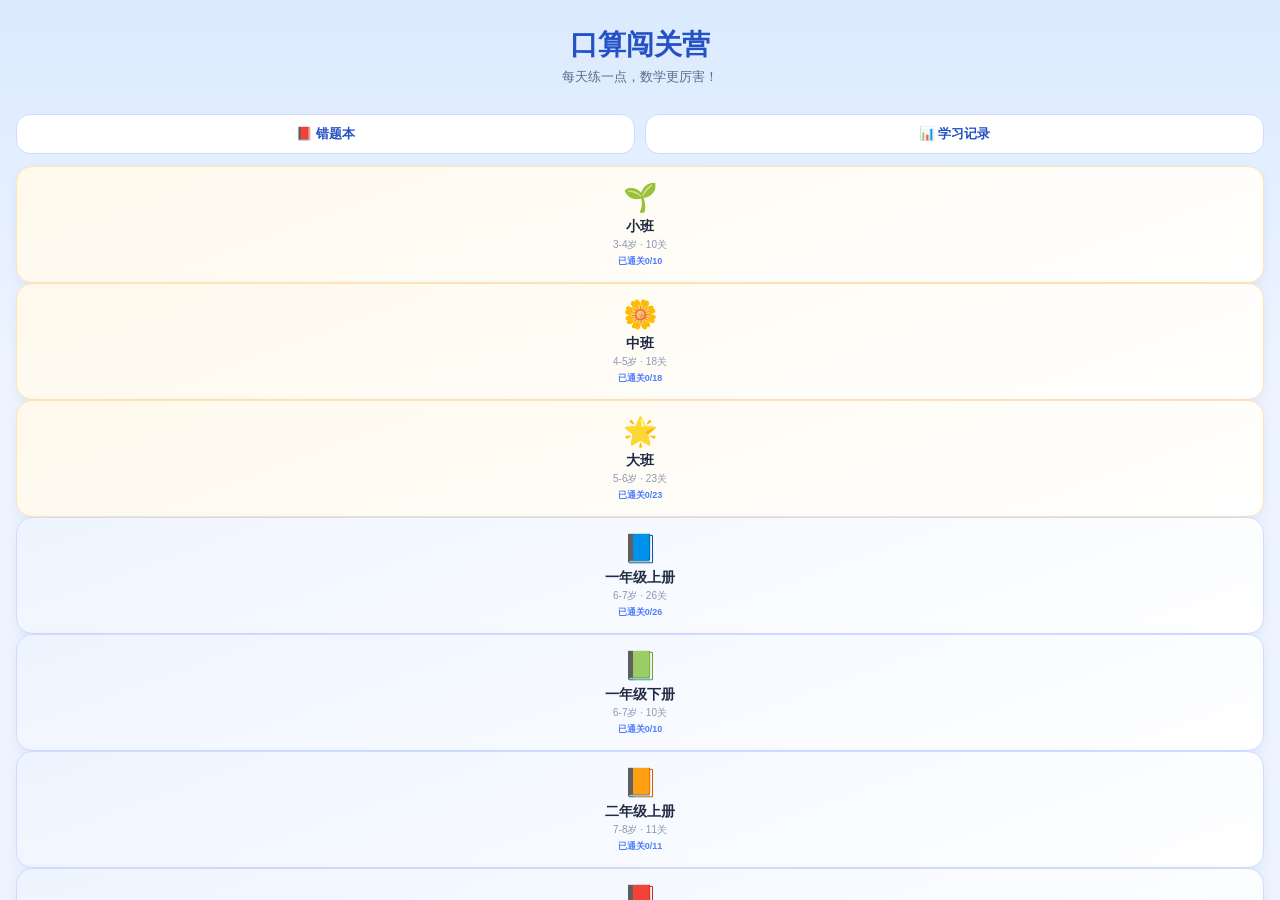
<file: 口算闯关营-index-6.html>
<!DOCTYPE html>
<html lang="zh-CN">
<head>
<meta charset="UTF-8">
<meta name="viewport" content="width=device-width, initial-scale=1.0, viewport-fit=cover, maximum-scale=1.0, user-scalable=no">
<title>口算闯关营</title>
<style>
* { box-sizing: border-box; margin: 0; padding: 0; -webkit-tap-highlight-color: transparent; }
html, body { height: 100%; font-family: -apple-system,"PingFang SC","Microsoft YaHei",sans-serif; background:#eef4ff; color:#1f2a44; overscroll-behavior:none; }
button { font-family: inherit; border: none; cursor: pointer; }
.screen { height: 100vh; height: 100dvh; width: 100%; overflow: hidden; }

/* ===== 首页 ===== */
.home-wrap { height:100%; display:flex; flex-direction:column; padding:20px 16px; background:linear-gradient(180deg,#dbeafe,#eef4ff 40%); overflow-y:auto; }
.home-title { font-size:28px; font-weight:800; color:#2451c4; text-align:center; margin-top:6px; }
.home-sub { font-size:13px; color:#5a6b8c; text-align:center; margin:4px 0 6px; }
.streak-display { text-align:center; font-size:13px; color:#ff7a00; font-weight:700; min-height:18px; margin-bottom:4px; }
.home-nav-row { display:flex; gap:10px; margin-bottom:12px; }
.home-nav-btn { flex:1; background:#fff; border:1.5px solid #cfdcff; color:#2451c4; font-size:13px; font-weight:700; padding:10px; border-radius:14px; }
.stage-list { display:flex; flex-direction:column; gap:0; }
.stage-grid { display:grid; grid-template-columns: repeat(3,1fr); gap:10px; }
.section-divider { font-size:13px; font-weight:800; color:#5a6b8c; margin:16px 2px 10px; padding-top:6px; border-top:1px dashed #cfdcff; }
.stage-card { background:#fff; border-radius:16px; padding:14px 6px; text-align:center; box-shadow:0 4px 12px rgba(36,81,196,.08); transition:transform .1s; }
.stage-card:active { transform:scale(.95); }
.stage-card.soon { opacity:.45; }
.stage-card.mode-kg { background:linear-gradient(160deg,#fff9ec,#fff); border:1.5px solid #ffe4b3; }
.stage-card.mode-elem { background:linear-gradient(160deg,#eef4ff,#fff); border:1.5px solid #cfdcff; }
.stage-card.mode-tower { background:linear-gradient(160deg,#fdeeff,#fff); border:1.5px solid #e6bfff; }
.stage-icon { font-size:28px; }
.stage-name { font-size:14px; font-weight:700; margin-top:4px; }
.stage-sub { font-size:10px; color:#8b98b3; margin-top:2px; }
.stage-progress-mini { font-size:9px; color:#4f7dfb; font-weight:700; margin-top:3px; }

/* 每日任务卡片 */
.daily-card { border-radius:16px; padding:14px 16px; margin-bottom:12px; box-shadow:0 4px 14px rgba(36,81,196,.1); transition:transform .1s; }
.daily-card:active { transform:scale(.98); }
.daily-elem { background:linear-gradient(135deg,#fff7e0,#ffedbb); border:1.5px solid #f5c451; }
.daily-kg { background:linear-gradient(135deg,#eafff1,#d6ffe6); border:1.5px solid #7ee2a8; }
.daily-title { font-size:15px; font-weight:800; color:#1f2a44; }
.daily-status { font-size:12px; color:#5a6b8c; margin-top:4px; }

/* 关卡进度概览条 */
.progress-wrap { margin-bottom:10px; padding:0 2px; }
.progress-text { font-size:12px; color:#5a6b8c; margin-bottom:5px; font-weight:600; }
.progress-bar { height:8px; background:#e6ecf9; border-radius:5px; overflow:hidden; }
.progress-fill { height:100%; background:linear-gradient(90deg,#4f7dfb,#2451c4); border-radius:5px; transition:width .3s; }

/* ===== 顶栏 ===== */
.topbar { height:56px; display:flex; align-items:center; justify-content:space-between; padding:max(10px,env(safe-area-inset-top)) 14px 0 14px; background:#fff; border-bottom:1px solid #e6ecf9; flex-shrink:0; }
.back-btn { background:none; font-size:15px; color:#2451c4; font-weight:600; }
.topbar-title { font-size:15px; font-weight:700; }

/* ===== 地图 ===== */
.map-scroll { height:calc(100% - 56px); overflow-y:auto; padding:14px; }
.sub-scroll { height:calc(100% - 56px); overflow-y:auto; padding:14px; }

/* 错题本 */
.empty-tip { text-align:center; color:#8b98b3; font-size:14px; margin-top:60px; }
.wrong-item { background:#fff; border-radius:14px; padding:12px 14px; margin-bottom:10px; display:flex; align-items:center; gap:10px; box-shadow:0 2px 8px rgba(36,81,196,.06); }
.wrong-main { flex:1; min-width:0; }
.wrong-text { font-size:15px; font-weight:700; }
.wrong-meta { font-size:11px; color:#8b98b3; margin-top:3px; }
.wrong-retry-btn { flex-shrink:0; background:#eef4ff; color:#2451c4; font-size:12px; font-weight:700; padding:9px 12px; border-radius:12px; }

/* 学习记录 */
.records-grid { display:grid; grid-template-columns:repeat(2,1fr); gap:12px; }
.rec-box { background:#fff; border-radius:16px; padding:18px 10px; text-align:center; box-shadow:0 3px 10px rgba(36,81,196,.08); }
.rec-num { font-size:22px; font-weight:800; color:#2451c4; }
.rec-label { font-size:12px; color:#8b98b3; margin-top:5px; }
.level-node { display:flex; align-items:center; gap:12px; background:#fff; border-radius:14px; padding:12px 14px; margin-bottom:9px; box-shadow:0 2px 8px rgba(36,81,196,.06); transition:transform .1s; }
.level-node:active { transform:scale(.97); }
.level-node.locked { opacity:.5; }
.level-node.current { border:2px solid #4f7dfb; }
.level-badge { width:38px; height:38px; border-radius:50%; display:flex; align-items:center; justify-content:center; font-weight:800; color:#fff; flex-shrink:0; font-size:14px; }
.level-badge.done { background:#ffb300; }
.level-badge.current { background:#4f7dfb; }
.level-badge.locked { background:#b7c2da; }
.level-info-name { font-size:14px; font-weight:700; }
.level-info-sub { font-size:11px; color:#8b98b3; margin-top:2px; }

/* ===== 答题页 ===== */
.answer-page { height:100%; display:flex; flex-direction:column; }
.answer-topbar { height:auto; min-height:56px; padding-bottom:6px; flex-direction:column; align-items:stretch; gap:3px; position:relative; }
.topbar-mid { display:flex; justify-content:space-between; align-items:center; }
.topbar-stats { display:flex; gap:10px; font-size:12px; font-weight:700; }
.dot-green { color:#16a34a; } .dot-red { color:#dc2626; }
.timer { position:absolute; right:14px; top:max(10px,env(safe-area-inset-top)); font-size:12px; font-weight:700; color:#2451c4; background:#eef4ff; padding:4px 9px; border-radius:10px; }

.question-area { flex:1; min-height:0; display:flex; align-items:center; justify-content:center; padding:6px 16px; position:relative; }
.question-card { width:100%; max-width:420px; background:#fff; border-radius:20px; box-shadow:0 8px 24px rgba(36,81,196,.1); display:flex; align-items:center; justify-content:center; font-size:clamp(24px,7vw,42px); font-weight:800; letter-spacing:1px; padding:clamp(10px,4vh,26px) 12px; text-align:center; min-height:70px; }
.question-card.correct { background:#e8fbe9; }
.question-card.wrong { background:#fdecec; }

.speak-btn { flex-shrink:0; margin:0 auto 4px; display:block; background:#eef4ff; color:#2451c4; font-size:13px; font-weight:600; padding:6px 16px; border-radius:20px; }

/* 数字键盘块：答案显示框 + 键盘 */
#arith-block { flex-shrink:0; display:flex; flex-direction:column; }
.answer-display { flex-shrink:0; margin:0 16px 6px; min-height:38px; background:#fff; border-radius:12px; display:flex; align-items:center; justify-content:center; font-size:22px; font-weight:700; border:2px solid #4f7dfb; }
.answer-display.placeholder { color:#b7c2da; font-size:15px; font-weight:500; border-color:#e6ecf9; }
.keypad { display:grid; grid-template-columns:repeat(3,1fr); gap:6px; padding:6px 12px max(8px,env(safe-area-inset-bottom)); }
.keypad button { height:clamp(38px,6.5vh,52px); border-radius:12px; background:#fff; font-size:19px; font-weight:700; box-shadow:0 2px 6px rgba(36,81,196,.08); }
.keypad .key-func { background:#fff1f1; color:#dc2626; font-size:14px; }
.keypad .key-confirm { grid-column:span 3; background:linear-gradient(135deg,#4f7dfb,#2451c4); color:#fff; font-size:17px; }

/* 选择题块 */
#choice-block { flex-shrink:0; display:none; grid-template-columns:repeat(2,1fr); gap:10px; padding:8px 16px max(14px,env(safe-area-inset-bottom)); }
.choice-opt { min-height:64px; border-radius:16px; background:#fff; font-size:22px; font-weight:700; box-shadow:0 3px 10px rgba(36,81,196,.1); padding:8px; display:flex; align-items:center; justify-content:center; }
.choice-opt.has-visual { min-height:96px; }
.choice-opt:disabled { opacity:.85; }
.choice-opt.opt-correct { background:#dcfce7; border:2px solid #16a34a; }
.choice-opt.opt-wrong { background:#fee2e2; border:2px solid #dc2626; }
.question-card svg { max-width:100%; }
.money-chip { background:linear-gradient(135deg,#fef3c7,#fde68a); border:2.5px solid #d97706; border-radius:12px; padding:10px 16px; font-size:22px; font-weight:800; color:#92400e; display:inline-flex; align-items:baseline; gap:3px; }
.money-unit { font-size:13px; font-weight:700; }

/* 幼儿园模式：更轻松可爱的配色 */
body.kg-mode .question-card { background:#fffdf5; }
body.kg-mode .choice-opt { border-radius:20px; }

/* 连击称号浮层 */
.combo-badge { position:absolute; left:50%; top:14%; transform:translate(-50%,0) scale(.6); display:flex; align-items:center; gap:8px; padding:10px 20px; border-radius:999px; font-weight:800; color:#fff; font-size:18px; opacity:0; pointer-events:none; animation:badgePop 1.4s ease forwards; box-shadow:0 8px 24px rgba(0,0,0,.2); z-index:5; }
@keyframes badgePop { 0%{opacity:0;transform:translate(-50%,10px) scale(.5);} 15%{opacity:1;transform:translate(-50%,0) scale(1.1);} 25%{transform:translate(-50%,0) scale(1);} 80%{opacity:1;} 100%{opacity:0;transform:translate(-50%,-10px) scale(.9);} }
.badge-lv1{background:linear-gradient(135deg,#ff9966,#ff5e3a);}
.badge-lv2{background:linear-gradient(135deg,#ffd166,#ff9f1c);box-shadow:0 0 24px rgba(255,159,28,.5);}
.badge-lv3{background:linear-gradient(135deg,#9d6bff,#5b3df0);}
.badge-lv4{background:linear-gradient(135deg,#ffd700,#2451c4);box-shadow:0 0 30px rgba(255,215,0,.6);}
.badge-lv5{background:linear-gradient(135deg,#ff3d81,#ffb300);box-shadow:0 0 40px rgba(255,61,129,.7);}

/* ===== 结算页 ===== */
.settlement-wrap { height:100%; overflow-y:auto; display:flex; flex-direction:column; align-items:center; padding:36px 20px max(20px,env(safe-area-inset-bottom)); text-align:center; gap:12px; }
.settle-emoji { font-size:56px; }
.settle-title { font-size:24px; font-weight:800; color:#16a34a; }
.settle-title.fail { color:#dc2626; }
.settle-stats { display:flex; gap:12px; width:100%; max-width:380px; margin:8px 0; justify-content:center; }
.stat-box { flex:1; border-radius:16px; padding:14px 8px; max-width:180px; }
.stat-green{background:#e8fbe9;} .stat-blue{background:#eaf1ff;}
.stat-num{font-size:24px;font-weight:800;}
.stat-green .stat-num{color:#16a34a;} .stat-blue .stat-num{color:#2451c4;}
.stat-label{font-size:11px;color:#8b98b3;margin-top:3px;}
#stat-stars { font-size:34px; color:#ffb300; }
.settle-titles-label{font-size:13px;color:#8b98b3;}
.settle-titles{display:flex;flex-wrap:wrap;gap:8px;justify-content:center;max-width:400px;}
.settle-titles .pill{display:flex;align-items:center;gap:6px;padding:8px 16px;border-radius:999px;color:#fff;font-weight:700;font-size:13px;}
.btn-primary{background:linear-gradient(135deg,#4f7dfb,#2451c4);color:#fff;font-size:16px;font-weight:700;padding:15px 26px;border-radius:16px;box-shadow:0 6px 16px rgba(36,81,196,.3);}
.btn-primary.big{width:100%;max-width:340px;}
.btn-secondary{background:#fff;color:#2451c4;border:1.5px solid #cfdcff;font-size:14px;font-weight:600;padding:11px 18px;border-radius:14px;flex:1;}
.settle-secondary{display:flex;gap:10px;width:100%;max-width:340px;margin-top:2px;}
</style>
</head>
<body>

<!-- 首页 -->
<div id="screen-home" class="screen">
  <div class="home-wrap">
    <h1 class="home-title">口算闯关营</h1>
    <p class="home-sub">每天练一点，数学更厉害！</p>
    <div class="streak-display" id="streak-display"></div>
    <div class="home-nav-row">
      <button class="home-nav-btn" onclick="goToWrongBook()">📕 错题本</button>
      <button class="home-nav-btn" onclick="goToRecords()">📊 学习记录</button>
    </div>
    <div class="stage-list" id="stage-list"></div>
  </div>
</div>

<!-- 地图页 -->
<div id="screen-map" class="screen" style="display:none;">
  <div class="topbar">
    <button class="back-btn" onclick="goHome()">← 返回</button>
    <div class="topbar-title" id="map-stage-title">地图</div>
    <div style="width:44px;"></div>
  </div>
  <div class="map-scroll" id="map-list"></div>
</div>

<!-- 答题页 -->
<div id="screen-answer" class="screen" style="display:none;">
  <div class="answer-page">
    <div class="topbar answer-topbar">
      <button class="back-btn" id="back-btn-answer">← 返回</button>
      <div class="topbar-mid">
        <div class="topbar-title" id="level-title">关卡</div>
        <div class="topbar-stats" id="elem-hud">
          <span id="qindex">第1题</span>
          <span class="dot-green" id="correct-count">🟢0</span>
          <span class="dot-red" id="wrong-count">🔴0</span>
        </div>
        <div class="topbar-stats" id="kg-hud" style="display:none;"><span id="qindex-kg"></span></div>
      </div>
      <div class="timer" id="timer">10:00</div>
    </div>

    <div class="question-area">
      <div class="question-card" id="question-card"></div>
      <div id="combo-badge-layer"></div>
    </div>

    <button class="speak-btn" onclick="manualSpeak()">🔊 再读一遍</button>

    <div id="arith-block">
      <div class="answer-display placeholder" id="answer-display">请输入答案</div>
      <div class="keypad">
        <button onclick="keypadInput('1')">1</button><button onclick="keypadInput('2')">2</button><button onclick="keypadInput('3')">3</button>
        <button onclick="keypadInput('4')">4</button><button onclick="keypadInput('5')">5</button><button onclick="keypadInput('6')">6</button>
        <button onclick="keypadInput('7')">7</button><button onclick="keypadInput('8')">8</button><button onclick="keypadInput('9')">9</button>
        <button class="key-func" onclick="keypadClear()">清除</button><button onclick="keypadInput('0')">0</button><button class="key-func" onclick="keypadDelete()">删除</button>
        <button class="key-confirm" onclick="keypadConfirm()">确定</button>
      </div>
    </div>

    <div id="choice-block"></div>
  </div>
</div>

<!-- 结算页 -->
<div id="screen-settlement" class="screen" style="display:none;">
  <div class="settlement-wrap">
    <div class="settle-emoji" id="settle-emoji">🎉</div>
    <div class="settle-title" id="settle-title">闯关成功！</div>
    <div class="settle-stats">
      <div class="stat-box stat-green" id="stat-correct-wrap">
        <div class="stat-num" id="stat-correct">-</div>
        <div class="stat-label">首轮正确</div>
      </div>
      <div class="stat-box stat-green" id="stat-stars-wrap" style="display:none;">
        <div id="stat-stars">★★★</div>
        <div class="stat-label">本关评价</div>
      </div>
      <div class="stat-box stat-blue">
        <div class="stat-num" id="stat-time">00:00</div>
        <div class="stat-label">用时</div>
      </div>
    </div>
    <div class="settle-titles-label" id="titles-label">🎖 本关评级</div>
    <div class="settle-titles" id="settle-titles"></div>
    <button class="btn-primary big" id="btn-next-level" onclick="challengeNext()">挑战下一关</button>
    <div class="settle-secondary">
      <button class="btn-secondary" onclick="goToCurrentMap()">返回地图</button>
      <button class="btn-secondary" id="btn-retry-level" onclick="retryLevel()">再玩一次</button>
    </div>
  </div>
</div>

<!-- 失败页 -->
<div id="screen-failed" class="screen" style="display:none;">
  <div class="settlement-wrap">
    <div class="settle-emoji">😅</div>
    <div class="settle-title fail">挑战失败，再来一次吧！</div>
    <button class="btn-primary big" onclick="retryLevel()">重新挑战</button>
    <div class="settle-secondary">
      <button class="btn-secondary" onclick="goToCurrentMap()">返回地图</button>
    </div>
  </div>
</div>

<!-- 错题本 -->
<div id="screen-wrongbook" class="screen" style="display:none;">
  <div class="topbar">
    <button class="back-btn" onclick="goHome()">← 返回</button>
    <div class="topbar-title">📕 错题本</div>
    <div style="width:44px;"></div>
  </div>
  <div class="sub-scroll" id="wrongbook-list"></div>
</div>

<!-- 学习记录 -->
<div id="screen-records" class="screen" style="display:none;">
  <div class="topbar">
    <button class="back-btn" onclick="goHome()">← 返回</button>
    <div class="topbar-title">📊 学习记录</div>
    <div style="width:44px;"></div>
  </div>
  <div class="sub-scroll">
    <div class="records-grid">
      <div class="rec-box"><div class="rec-num" id="rec-time">0分钟</div><div class="rec-label">累计学习时间</div></div>
      <div class="rec-box"><div class="rec-num" id="rec-answered">0</div><div class="rec-label">累计答题数</div></div>
      <div class="rec-box"><div class="rec-num" id="rec-accuracy">0%</div><div class="rec-label">总体正确率</div></div>
      <div class="rec-box"><div class="rec-num" id="rec-levels">0</div><div class="rec-label">完成关卡数</div></div>
      <div class="rec-box"><div class="rec-num" id="rec-wrong">0</div><div class="rec-label">当前错题数</div></div>
      <div class="rec-box"><div class="rec-num" id="rec-streak">0天</div><div class="rec-label">连续学习</div></div>
    </div>
  </div>
</div>

<script>
// ===== 通用工具 =====
function shuffle(arr) {
  const a = arr.slice();
  for (let i = a.length - 1; i > 0; i--) {
    const j = Math.floor(Math.random() * (i + 1));
    [a[i], a[j]] = [a[j], a[i]];
  }
  return a;
}
function pick(pool, n) { return shuffle(pool).slice(0, Math.min(n, pool.length)); }
function randInt(min, max) { return Math.floor(Math.random() * (max - min + 1)) + min; }

// 按内容去重（arith按算式文本，choice按题干+正确选项），避免随机生成的题库里混入完全相同的题
function dedupeQuestions(pool) {
  const seen = new Set();
  const out = [];
  for (const q of pool) {
    let key;
    if (q.type === 'arith') key = 'A:' + q.expression;
    else {
      const correctOpt = q.options.find(o => o.correct);
      key = 'C:' + (q.promptText || '') + '|' + (correctOpt ? (correctOpt.label || JSON.stringify(correctOpt.visual)) : '');
    }
    if (seen.has(key)) continue;
    seen.add(key);
    out.push(q);
  }
  return out;
}

// ===== 算术题生成（数字键盘类） =====
function numText(n) { return String(n); }

function makeArith(a, op, b, answer) {
  const opWord = op === '+' ? '加' : '减';
  return {
    type: 'arith',
    expression: `${a} ${op} ${b} = ?`,
    answer,
    speechText: `${numText(a)}${opWord}${numText(b)}等于多少`
  };
}

function genAddPool(max, opts = {}) {
  const { noCarry = false, mustCarry = false, minSum = 0, minA = 0 } = opts;
  const pool = [];
  for (let a = minA; a <= max; a++) {
    for (let b = 0; b <= max; b++) {
      const sum = a + b;
      if (sum > max) continue;
      if (sum < minSum) continue;
      if (noCarry && (a % 10 + b % 10) >= 10) continue;
      if (mustCarry && (a % 10 + b % 10) < 10) continue;
      if (a === 0 && b === 0) continue;
      pool.push(makeArith(a, '+', b, sum));
    }
  }
  return pool;
}
function genSubPool(max, opts = {}) {
  const { noBorrow = null, minA = 0 } = opts;
  const pool = [];
  for (let a = minA; a <= max; a++) {
    for (let b = 0; b <= a; b++) {
      const diff = a - b;
      if (noBorrow === true && (a % 10) < (b % 10)) continue;
      if (noBorrow === false && (a % 10) >= (b % 10)) continue;
      if (a === 0 && b === 0) continue;
      pool.push(makeArith(a, '-', b, diff));
    }
  }
  return pool;
}
function genMixPool(max, opts = {}) {
  return shuffle([...genAddPool(max, opts), ...genSubPool(max, opts)]);
}

// 按位数区间随机采样生成加/减法题（用于竖式运算：两位数+一位数、三位数+两位数等非对称位数组合）
function genAddRange(aMin, aMax, bMin, bMax, opts = {}, attempts = 300) {
  const { noCarry = false, mustCarry = false } = opts;
  const pool = [];
  for (let i = 0; i < attempts; i++) {
    const a = randInt(aMin, aMax), b = randInt(bMin, bMax);
    const carries = (a % 10 + b % 10) >= 10;
    if (noCarry && carries) continue;
    if (mustCarry && !carries) continue;
    pool.push(makeArith(a, '+', b, a + b));
  }
  return pool;
}
function genSubRange(aMin, aMax, bMin, bMax, opts = {}, attempts = 300) {
  const { noBorrow = null } = opts; // true=不退位, false=必须退位, null=不限制
  const pool = [];
  for (let i = 0; i < attempts; i++) {
    let a = randInt(aMin, aMax), b = randInt(bMin, bMax);
    if (b > a) { const t = a; a = b; b = t; }
    const borrows = (a % 10) < (b % 10);
    if (noBorrow === true && borrows) continue;
    if (noBorrow === false && !borrows) continue;
    pool.push(makeArith(a, '-', b, a - b));
  }
  return pool;
}
// 连续多步加减（3连加/连减/加减混合等）。按构造方式生成，保证每一步都合法（不出现负数或超上限），
// 不用"随机试探再丢弃"的方式，避免题量紧张的组合（如5连加）出现题库过小甚至为空的问题。
function genChainPool({ min = 1, max, terms, opsMode, count = 200 }) {
  const pool = [];
  for (let i = 0; i < count; i++) {
    let cur = randInt(min, max);
    let expr = String(cur), speech = String(cur);
    for (let k = 0; k < terms - 1; k++) {
      let op = opsMode === 'add' ? '+' : opsMode === 'sub' ? '-' : (Math.random() > 0.5 ? '+' : '-');
      const canAdd = (max - cur) >= 1, canSub = cur >= 1;
      if (op === '+' && !canAdd) op = canSub ? '-' : '+';
      if (op === '-' && !canSub) op = canAdd ? '+' : '-';
      let b;
      if (op === '+') { b = randInt(1, Math.max(1, max - cur)); cur += b; }
      else { b = randInt(1, Math.max(1, cur)); cur -= b; }
      expr += ` ${op} ${b}`; speech += (op === '+' ? '加' : '减') + b;
    }
    pool.push({ type: 'arith', expression: expr + ' = ?', answer: cur, speechText: speech + '等于多少' });
  }
  return pool;
}
// 乘法/除法口诀表
function genMulTable(nMin, nMax) {
  const pool = [];
  for (let a = nMin; a <= nMax; a++) for (let b = 1; b <= 9; b++) {
    pool.push({ type: 'arith', expression: `${a} × ${b} = ?`, answer: a * b, speechText: `${a}乘${b}等于多少` });
  }
  return pool;
}
function genDivTable(nMin, nMax) {
  const pool = [];
  for (let a = nMin; a <= nMax; a++) for (let b = 1; b <= 9; b++) {
    const dividend = a * b;
    pool.push({ type: 'arith', expression: `${dividend} ÷ ${a} = ?`, answer: b, speechText: `${dividend}除以${a}等于多少` });
  }
  return pool;
}

// 整十数加减整十数
function genTensAddPool(max) {
  const pool = [];
  for (let a = 10; a <= max; a += 10) for (let b = 10; b <= max; b += 10) {
    if (a + b <= max) pool.push(makeArith(a, '+', b, a + b));
  }
  return pool;
}
function genTensSubPool(max) {
  const pool = [];
  for (let a = 20; a <= max; a += 10) for (let b = 10; b <= a; b += 10) {
    pool.push(makeArith(a, '-', b, a - b));
  }
  return pool;
}
// 两位数加减一位数（默认不进位/不退位，符合一下册教材顺序）
function genTwoOneAddPool(max, opts = {}) {
  const { mustCarry = false } = opts;
  const pool = [];
  for (let a = 10; a <= 99; a++) for (let b = 1; b <= 9; b++) {
    const sum = a + b;
    if (sum > max) continue;
    const carries = (a % 10 + b) >= 10;
    if (mustCarry && !carries) continue;
    if (!mustCarry && carries) continue;
    pool.push(makeArith(a, '+', b, sum));
  }
  return pool;
}
function genTwoOneSubPool(max, opts = {}) {
  const { mustBorrow = false } = opts;
  const pool = [];
  for (let a = 10; a <= max; a++) for (let b = 1; b <= 9; b++) {
    if (b > a) continue;
    const borrows = (a % 10) < b;
    if (mustBorrow && !borrows) continue;
    if (!mustBorrow && borrows) continue;
    pool.push(makeArith(a, '-', b, a - b));
  }
  return pool;
}
// 生成一个"取N题"的关卡内容函数（返回array，供 getLevelContent 调用）
// 自动去重 + 题库偏小时自动少抽一点，避免每次重玩看到完全相同的一整套题
function arithLevel(poolFn, count) {
  return () => {
    const pool = dedupeQuestions(poolFn());
    let safeCount = count;
    if (pool.length <= count) {
      safeCount = Math.max(5, Math.min(count, Math.floor(pool.length * 0.75)));
    }
    return pick(pool, safeCount);
  };
}

// ===== 选择题生成（点选/选择题类，幼儿园及部分小学概念题共用） =====
// option: { label(展示文字/emoji), correct(bool), size(可选，用于大小/高矮对比的字号) }
function makeChoice(promptText, speechText, options) {
  return { type: 'choice', promptText, speechText, options: shuffle(options) };
}

function starsStr(n) { return '⭐'.repeat(n); }
function applesStr(n) { return '🍎'.repeat(n); }

// ===== 可视化组件（钟表/分数/人民币/图形），用于替代纯文字/emoji的题目呈现 =====
function clockSVG(hour, minute) {
  const h = hour % 12;
  const hourAngle = h * 30 + minute * 0.5 - 90;
  const minAngle = minute * 6 - 90;
  const hx = 50 + 20 * Math.cos(hourAngle * Math.PI / 180);
  const hy = 50 + 20 * Math.sin(hourAngle * Math.PI / 180);
  const mx = 50 + 32 * Math.cos(minAngle * Math.PI / 180);
  const my = 50 + 32 * Math.sin(minAngle * Math.PI / 180);
  return `<svg viewBox="0 0 100 100" width="86" height="86">
    <circle cx="50" cy="50" r="46" fill="#fff" stroke="#2451c4" stroke-width="4"/>
    <text x="50" y="20" font-size="11" text-anchor="middle" fill="#1f2a44">12</text>
    <text x="82" y="54" font-size="11" text-anchor="middle" fill="#1f2a44">3</text>
    <text x="50" y="88" font-size="11" text-anchor="middle" fill="#1f2a44">6</text>
    <text x="18" y="54" font-size="11" text-anchor="middle" fill="#1f2a44">9</text>
    <line x1="50" y1="50" x2="${hx}" y2="${hy}" stroke="#1f2a44" stroke-width="4.5" stroke-linecap="round"/>
    <line x1="50" y1="50" x2="${mx}" y2="${my}" stroke="#4f7dfb" stroke-width="3" stroke-linecap="round"/>
    <circle cx="50" cy="50" r="3.5" fill="#1f2a44"/>
  </svg>`;
}
function fractionSVG(num, den) {
  const w = 64 / den;
  let rects = '';
  for (let i = 0; i < den; i++) {
    const filled = i < num;
    rects += `<rect x="${8 + i * w}" y="16" width="${w - 2}" height="32" fill="${filled ? '#4f7dfb' : '#eef4ff'}" stroke="#2451c4" stroke-width="2"/>`;
  }
  return `<svg viewBox="0 0 80 64" width="90" height="72">${rects}</svg>`;
}
function moneyChip(value, unit) {
  const u = unit || '元';
  const prefix = u === '元' ? '¥' : '';
  return `<div class="money-chip">${prefix}${value}<span class="money-unit">${u}</span></div>`;
}
const SHAPE_PATHS = {
  circle: '<circle cx="40" cy="40" r="32"/>',
  square: '<rect x="10" y="10" width="60" height="60"/>',
  triangle: '<polygon points="40,8 74,70 6,70"/>',
  rectangle: '<rect x="6" y="20" width="68" height="40"/>',
  pentagon: '<polygon points="40,6 74,30 61,70 19,70 6,30"/>',
};
function shapeSVG(shape, color) {
  return `<svg viewBox="0 0 80 80" width="60" height="60"><g fill="${color || '#4f7dfb'}">${SHAPE_PATHS[shape] || ''}</g></svg>`;
}
function renderVisual(v) {
  if (!v) return '';
  if (v.type === 'clock') return clockSVG(v.hour, v.minute);
  if (v.type === 'fraction') return fractionSVG(v.num, v.den);
  if (v.type === 'money') return moneyChip(v.value, v.unit);
  if (v.type === 'shape') return shapeSVG(v.shape, v.color);
  return '';
}

window.KS = { shuffle, pick, randInt, makeArith, genAddPool, genSubPool, genMixPool,
  genTensAddPool, genTensSubPool, genTwoOneAddPool, genTwoOneSubPool,
  genAddRange, genSubRange, genChainPool, genMulTable, genDivTable,
  arithLevel, makeChoice, starsStr, applesStr, renderVisual, dedupeQuestions };


// ===== 幼儿园阶段关卡内容 =====
(function () {
  const { makeChoice, starsStr, applesStr, randInt, arithLevel, genAddPool, genSubPool, genMixPool, shuffle, pick } = window.KS;

  // ---------- 小班 10关 ----------
  const XIAOBAN = [
    { name: '形状小侦探', content: () => window.KS.dedupeQuestions([
      makeChoice('请找出圆形', '请找出圆形', [{visual:{type:'shape',shape:'circle'},correct:true},{visual:{type:'shape',shape:'square'}},{visual:{type:'shape',shape:'triangle'}}]),
      makeChoice('请找出方形', '请找出方形', [{visual:{type:'shape',shape:'triangle'}},{visual:{type:'shape',shape:'square'},correct:true},{visual:{type:'shape',shape:'circle'}}]),
      makeChoice('请找出三角形', '请找出三角形', [{visual:{type:'shape',shape:'square'}},{visual:{type:'shape',shape:'circle'}},{visual:{type:'shape',shape:'triangle'},correct:true}]),
    ])},
    { name: '大小比一比', content: () => [
      makeChoice('哪个更大呀', '哪个更大呀', [{label:'🍎',size:64,correct:true},{label:'🍎',size:26}]),
      makeChoice('哪个更小呀', '哪个更小呀', [{label:'🍉',size:60},{label:'🍉',size:24,correct:true}]),
      makeChoice('哪个更大呀', '哪个更大呀', [{label:'⚽',size:30},{label:'⚽',size:68,correct:true}]),
      makeChoice('哪个更小呀', '哪个更小呀', [{label:'🐟',size:22,correct:true},{label:'🐟',size:58}]),
    ]},
    { name: '谁多谁少', content: () => [
      makeChoice('哪边星星更多', '哪边星星更多', [{label:starsStr(2)},{label:starsStr(5),correct:true}]),
      makeChoice('哪边苹果更少', '哪边苹果更少', [{label:applesStr(4)},{label:applesStr(1),correct:true}]),
      makeChoice('哪边星星更多', '哪边星星更多', [{label:starsStr(6),correct:true},{label:starsStr(3)}]),
      makeChoice('哪边苹果更少', '哪边苹果更少', [{label:applesStr(2),correct:true},{label:applesStr(5)}]),
    ]},
    { name: '高矮排排队', content: () => [
      makeChoice('谁更高呀', '谁更高呀', [{label:'🌳',size:70,correct:true},{label:'🌳',size:26}]),
      makeChoice('谁更矮呀', '谁更矮呀', [{label:'🕯',size:60},{label:'🕯',size:22,correct:true}]),
      makeChoice('谁更高呀', '谁更高呀', [{label:'🦒',size:28},{label:'🦒',size:66,correct:true}]),
    ]},
    { name: '数数小能手', content: () => [1,2,3,4,5].map(n =>
      makeChoice(`数一数：${starsStr(n)}`, '数一数，一共有几个星星', shuffle([
        {label:String(n),correct:true},
        {label:String(Math.max(1,n-1))},
        {label:String(Math.min(5,n+1))}
      ]))
    )},
    { name: '数字宝宝找朋友', content: () => [1,2,3,4,5].map(n =>
      makeChoice(`请选出${n}个苹果`, `请选出${n}个苹果`, shuffle([
        {label:applesStr(n),correct:true},
        {label:applesStr(Math.max(1,n-1))},
        {label:applesStr(Math.min(5,n+1))}
      ]))
    )},
    { name: '数字捉迷藏', content: () => [1,2,3,4,5].map(n =>
      makeChoice(`${starsStr(n)} 这是数字几`, `一共这么多星星，这是数字几`, shuffle([
        {label:String(n),correct:true},
        {label:String(Math.max(1,n-1))},
        {label:String(Math.min(5,n+1))}
      ]))
    )},
    { name: '数字小火车', content: () => [
      makeChoice('1，2，（ ），4', '1、2、空格、4，空格应该填几', [{label:'3',correct:true},{label:'5'},{label:'1'}]),
      makeChoice('（ ），2，3，4', '空格、2、3、4，空格应该填几', [{label:'5'},{label:'1',correct:true},{label:'3'}]),
      makeChoice('2，3，（ ），5', '2、3、空格、5，空格应该填几', [{label:'4',correct:true},{label:'6'},{label:'2'}]),
    ]},
    { name: '一个和许多', content: () => [
      makeChoice(`${applesStr(1)} 这是一个还是许多`, '这是一个还是许多', [{label:'一个',correct:true},{label:'许多'}]),
      makeChoice(`${applesStr(6)} 这是一个还是许多`, '这是一个还是许多', [{label:'一个'},{label:'许多',correct:true}]),
      makeChoice(`${starsStr(1)} 这是一个还是许多`, '这是一个还是许多', [{label:'一个',correct:true},{label:'许多'}]),
      makeChoice(`${starsStr(7)} 这是一个还是许多`, '这是一个还是许多', [{label:'一个'},{label:'许多',correct:true}]),
    ]},
    { name: '综合复习', content: () => {
      const all = [
        ...XIAOBAN[0].content(), ...XIAOBAN[2].content(), ...XIAOBAN[4].content(),
        ...XIAOBAN[6].content(), ...XIAOBAN[8].content()
      ];
      return pick(all, 8);
    }},
  ];

  // ---------- 中班 15+3=18关 ----------
  const ZHONGBAN = [
    { name: '数数小明星', content: () => [6,7,8,9,10].map(n =>
      makeChoice(`数一数：${starsStr(n)}`, '数一数，一共有几个星星', shuffle([
        {label:String(n),correct:true},{label:String(n-2)},{label:String(Math.min(10,n+2))}
      ]))
    )},
    { name: '数字配送员', content: () => [6,7,8,9,10].map(n =>
      makeChoice(`请选出${n}个苹果`, `请选出${n}个苹果`, shuffle([
        {label:applesStr(n),correct:true},{label:applesStr(n-2)},{label:applesStr(Math.min(10,n+2))}
      ]))
    )},
    { name: '数字好朋友', content: () => [6,7,8,9,10].map(n =>
      makeChoice(`${starsStr(n)} 这是数字几`, '一共这么多，这是数字几', shuffle([
        {label:String(n),correct:true},{label:String(n-1)},{label:String(Math.min(10,n+1))}
      ]))
    )},
    { name: '谁最多', content: () => [
      makeChoice('哪组最多', '哪组最多', [{label:starsStr(4)},{label:starsStr(9),correct:true},{label:starsStr(6)}]),
      makeChoice('哪组最少', '哪组最少', [{label:starsStr(8)},{label:starsStr(3),correct:true},{label:starsStr(5)}]),
      makeChoice('哪组最多', '哪组最多', [{label:applesStr(7)},{label:applesStr(2)},{label:applesStr(10),correct:true}]),
    ]},
    { name: '数字排排坐', content: () => [
      makeChoice('5，6，（ ），8', '5、6、空格、8，填几', [{label:'7',correct:true},{label:'9'},{label:'4'}]),
      makeChoice('（ ），8，9，10', '空格、8、9、10，填几', [{label:'11'},{label:'7',correct:true},{label:'6'}]),
      makeChoice('7，（ ），9，10', '7、空格、9、10，填几', [{label:'8',correct:true},{label:'6'},{label:'11'}]),
    ]},
    { name: '变来变去都一样', content: () => [
      makeChoice(`${starsStr(5)} 换个排法还是这样：⭐⭐ ⭐⭐⭐ 一共还是几个`, '不管怎么摆，一共还是几个', [{label:'5',correct:true},{label:'4'},{label:'6'}]),
      makeChoice('5个苹果分成两堆，2个和3个，一共还是几个', '5个苹果分成两堆，一共还是几个', [{label:'5',correct:true},{label:'6'},{label:'4'}]),
    ]},
    { name: '数字分分乐', content: () => [
      makeChoice('10可以分成6和几', '10可以分成6和几', [{label:'4',correct:true},{label:'5'},{label:'3'}]),
      makeChoice('10可以分成3和几', '10可以分成3和几', [{label:'6'},{label:'7',correct:true},{label:'8'}]),
      makeChoice('8可以分成5和几', '8可以分成5和几', [{label:'3',correct:true},{label:'4'},{label:'2'}]),
      makeChoice('9可以分成4和几', '9可以分成4和几', [{label:'6'},{label:'5',correct:true},{label:'4'}]),
    ]},
    { name: '排队小达人', content: () => [
      makeChoice('🐰🐱🐶🐷🐭 小猫排第几', '排队里，小猫排第几', [{label:'第1个'},{label:'第2个',correct:true},{label:'第3个'}]),
      makeChoice('🐰🐱🐶🐷🐭 小狗排第几', '排队里，小狗排第几', [{label:'第2个'},{label:'第4个'},{label:'第3个',correct:true}]),
    ]},
    { name: '规律小侦探', content: () => [
      makeChoice('🔴🔵🔴🔵（ ）下一个是什么', 'ABAB规律，下一个是什么', [{label:'🔴',correct:true},{label:'🔵'}]),
      makeChoice('⭐🌙⭐🌙（ ）下一个是什么', 'ABAB规律，下一个是什么', [{label:'⭐'},{label:'🌙',correct:true}]),
      makeChoice('🍎🍌🍎🍌（ ）下一个是什么', 'ABAB规律，下一个是什么', [{label:'🍎',correct:true},{label:'🍌'}]),
    ]},
    { name: '方位小探险', content: () => [
      makeChoice('🐦在树的上面还是下面', '小鸟在树的上面还是下面', [{label:'上面',correct:true},{label:'下面'}]),
      makeChoice('🐰在洞的里面还是外面', '兔子在洞的里面还是外面', [{label:'里面',correct:true},{label:'外面'}]),
    ]},
    { name: '数字在哪里', content: () => [
      makeChoice('生活中哪里能看到数字', '生活中哪里能看到数字', [{label:'🕐时钟',correct:true},{label:'🌳大树'}]),
      makeChoice('生活中哪里能看到数字', '生活中哪里能看到数字', [{label:'🌸小花'},{label:'💰钱',correct:true}]),
    ]},
    { name: '分类小管家', content: () => [
      makeChoice('🍎🍌🍎 哪种水果更多', '哪种水果更多', [{label:'苹果',correct:true},{label:'香蕉'}]),
      makeChoice('🔴🔵🔴🔴 哪种颜色更多', '哪种颜色更多', [{label:'红色',correct:true},{label:'蓝色'}]),
    ]},
    { name: '合在一起是多少', content: () => window.KS.dedupeQuestions(Array.from({length:8},() => {
      const a = randInt(1,3), b = randInt(1,2);
      return makeChoice(`${applesStr(a)} 和 ${applesStr(b)} 合起来是几个`, `${a}和${b}合起来是几个`, shuffle([
        {label:String(a+b),correct:true},{label:String(a+b+1)},{label:String(Math.max(1,a+b-1))}
      ]));
    })).slice(0,3)},
    { name: '还剩几个', content: () => window.KS.dedupeQuestions(Array.from({length:8},() => {
      const a = randInt(3,5), b = randInt(1,a-1);
      return makeChoice(`原来有${a}个，吃了${b}个，还剩几个`, `原来有${a}个，吃了${b}个，还剩几个`, shuffle([
        {label:String(a-b),correct:true},{label:String(a-b+1)},{label:String(Math.max(0,a-b-1))}
      ]));
    })).slice(0,3)},
    { name: '综合复习', content: () => pick([
        ...ZHONGBAN[0].content(), ...ZHONGBAN[3].content(), ...ZHONGBAN[6].content(),
        ...ZHONGBAN[9].content(), ...ZHONGBAN[12].content()
      ], 8)
    },
    // 新增3关：10以内加减法与综合
    { name: '加法小旅程', content: arithLevel(() => genAddPool(10), 10) },
    { name: '减法小旅程', content: arithLevel(() => genSubPool(10), 10) },
    { name: '加减大集合', content: arithLevel(() => genMixPool(10), 10) },
  ];

  // ---------- 大班 16+7=23关 ----------
  const DABAN = [
    { name: '数数大挑战', content: () => [12,15,18,20].map(n =>
      makeChoice(`从1数到${n}，最后一个数是几`, `从1数到${n}，最后一个数是几`, [{label:String(n),correct:true},{label:String(n-1)},{label:String(n+1)}])
    )},
    { name: '11-20好朋友', content: () => shuffle(Array.from({length:10},(_,i)=>i+11)).slice(0,6).map(n =>
      makeChoice(`这是数字几：${n}`, `这是数字几`, [{label:String(n),correct:true},{label:String(n-1)},{label:String(n+1)}])
    )},
    { name: '加法小高手', content: arithLevel(() => genAddPool(10), 12) },
    { name: '减法小高手', content: arithLevel(() => genSubPool(10), 12) },
    { name: '加减大闯关', content: arithLevel(() => genMixPool(10), 15) },
    { name: '数字分合大挑战', content: () => [
      makeChoice('10可以分成7和几', '10可以分成7和几', [{label:'2'},{label:'3',correct:true},{label:'4'}]),
      makeChoice('10可以分成4和几', '10可以分成4和几', [{label:'6',correct:true},{label:'5'},{label:'7'}]),
      makeChoice('9可以分成2和几', '9可以分成2和几', [{label:'6'},{label:'7',correct:true},{label:'8'}]),
      makeChoice('8可以分成3和几', '8可以分成3和几', [{label:'5',correct:true},{label:'4'},{label:'6'}]),
    ]},
    { name: '加法小进阶', content: arithLevel(() => genAddPool(20, {noCarry:true, minSum:11}), 15) },
    { name: '减法小进阶', content: arithLevel(() => genSubPool(20, {noBorrow:true, minA:11}), 15) },
    { name: '单双数大冒险', content: () => shuffle(Array.from({length:10},(_,i)=>i+1)).slice(0,6).map(n =>
      makeChoice(`${n}是单数还是双数`, `${n}是单数还是双数`, [{label:'单数',correct: n%2===1},{label:'双数',correct: n%2===0}])
    )},
    { name: '规律大师', content: () => [
      makeChoice('🔴🔵🟡🔴🔵🟡（ ）下一个是什么', 'ABC规律，下一个是什么', [{label:'🔴',correct:true},{label:'🔵'},{label:'🟡'}]),
      makeChoice('1，2，3，（ ），5', '递增规律，空格填几', [{label:'4',correct:true},{label:'6'},{label:'3'}]),
      makeChoice('2，4，6，（ ）', '递增规律(每次+2)，空格填几', [{label:'7'},{label:'8',correct:true},{label:'9'}]),
    ]},
    { name: '立体图形王国', content: () => [
      makeChoice('哪个是球体', '哪个是球体', [{label:'⚽',correct:true},{label:'📦'},{label:'🧊'}]),
      makeChoice('哪个是正方体', '哪个是正方体', [{label:'⚽'},{label:'🎲',correct:true},{label:'🥫'}]),
      makeChoice('哪个是圆柱体', '哪个是圆柱体', [{label:'🥫',correct:true},{label:'🎲'},{label:'⚽'}]),
    ]},
    { name: '时间小主人', content: () => [1,3,6,9].map(h => {
      const q = makeChoice(`现在几点`, `现在是几点`, [
        {label:`${h}点`,correct:true},{label:`${h===12?1:h+1}点`},{label:'12点'}
      ]);
      q.promptVisual = { type: 'clock', hour: h, minute: 0 };
      return q;
    })},
    { name: '小小采购员', content: () => [
      makeChoice('买1元的东西，应该用哪张钱', '买1元的东西，应该用哪张钱', [
        {visual:{type:'money',value:1},correct:true},{visual:{type:'money',value:5}},{visual:{type:'money',value:10}}
      ]),
      makeChoice('买5元的东西，应该用哪张钱', '买5元的东西，应该用哪张钱', [
        {visual:{type:'money',value:1}},{visual:{type:'money',value:5},correct:true},{visual:{type:'money',value:10}}
      ]),
      makeChoice('买10元的东西，应该用哪张钱', '买10元的东西，应该用哪张钱', [
        {visual:{type:'money',value:5}},{visual:{type:'money',value:1}},{visual:{type:'money',value:10},correct:true}
      ]),
    ]},
    { name: '看图列式', content: () => [
      makeChoice(`${applesStr(3)}和${applesStr(2)}合起来，用什么算式`, '3个苹果和2个苹果合起来，用什么算式', [{label:'3+2',correct:true},{label:'3-2'},{label:'2-3'}]),
      makeChoice(`${applesStr(5)}吃掉2个，用什么算式`, '5个苹果吃掉2个，用什么算式', [{label:'5+2'},{label:'5-2',correct:true},{label:'2-5'}]),
    ]},
    { name: '生活数学家', content: () => [
      makeChoice('小明有5支笔，送给小红2支，还剩几支', '小明有5支笔，送给小红2支，还剩几支', [{label:'3支',correct:true},{label:'7支'},{label:'2支'}]),
      makeChoice('小红有3颗糖，妈妈又给了2颗，一共几颗', '小红有3颗糖，妈妈又给了2颗，一共几颗', [{label:'5颗',correct:true},{label:'1颗'},{label:'6颗'}]),
    ]},
    { name: '大班数学小状元', content: () => pick([
        ...DABAN[2].content(), ...DABAN[3].content(), ...DABAN[6].content(), ...DABAN[7].content(),
        ...DABAN[9].content(), ...DABAN[13].content()
      ], 10)
    },
    // 新增7关
    { name: '20以内加法闯关', content: arithLevel(() => genAddPool(20, {minSum:11}), 15) },
    { name: '20以内减法闯关', content: arithLevel(() => genSubPool(20, {minA:11}), 15) },
    { name: '20以内综合挑战', content: arithLevel(() => genMixPool(20, {minA:11}), 15) },
    { name: '30以内加法闯关', content: arithLevel(() => genAddPool(30, {minSum:21}), 15) },
    { name: '30以内减法闯关', content: arithLevel(() => genSubPool(30, {minA:21}), 15) },
    { name: '30以内综合挑战', content: arithLevel(() => genMixPool(30, {minA:21}), 15) },
    { name: '大班算术小状元', content: arithLevel(() => genMixPool(30), 18) },
  ];

  window.KS_KG_CONTENT = { XIAOBAN, ZHONGBAN, DABAN };
})();


// ===== 一年级上册关卡内容（小学完整机制） =====
(function () {
  const { makeChoice, applesStr, randInt, arithLevel, genAddPool, genSubPool, genMixPool, shuffle, pick, makeArith } = window.KS;

  // 三数连加连减（简化：a+b+c 或 a-b-c，左到右计算）
  function make3(a, op1, b, op2, c) {
    const v1 = op1 === '+' ? a + b : a - b;
    const answer = op2 === '+' ? v1 + c : v1 - c;
    const w1 = op1 === '+' ? '加' : '减';
    const w2 = op2 === '+' ? '加' : '减';
    return {
      type: 'arith',
      expression: `${a} ${op1} ${b} ${op2} ${c} = ?`,
      answer,
      speechText: `${a}${w1}${b}${w2}${c}等于多少`
    };
  }
  function gen3Pool(max, ops) {
    const pool = [];
    for (let a = 0; a <= max; a++) for (let b = 0; b <= max; b++) for (let c = 0; c <= max; c++) {
      for (const [op1, op2] of ops) {
        const v1 = op1 === '+' ? a + b : a - b;
        if (v1 < 0 || v1 > max) continue;
        const ans = op2 === '+' ? v1 + c : v1 - c;
        if (ans < 0 || ans > max) continue;
        if (a===0 && b===0 && c===0) continue;
        pool.push(make3(a, op1, b, op2, c));
      }
    }
    return pool;
  }

  const Y1S1 = [
    { name: '1-5的认识', content: () => [1,2,3,4,5].map(n =>
      makeChoice(`${applesStr(n)} 这是数字几`, '这是数字几', shuffle([
        {label:String(n),correct:true},{label:String(Math.max(1,n-1))},{label:String(Math.min(5,n+1))}
      ]))
    )},
    { name: '比大小', content: () => [[3,5],[7,2],[4,4],[8,6]].map(([a,b]) =>
      makeChoice(`${a} 和 ${b} 比，哪个符号对`, `${a}和${b}比大小，选哪个符号`, [
        {label:'>',correct: a>b},{label:'<',correct: a<b},{label:'=',correct: a===b}
      ])
    )},
    { name: '第几（序数）', content: () => [
      makeChoice('🐰🐱🐶🐷🐭 小狗排第几', '小狗排第几', [{label:'第3个',correct:true},{label:'第2个'},{label:'第4个'}]),
      makeChoice('🐰🐱🐶🐷🐭 从右数小猫排第几', '从右边数，小猫排第几', [{label:'第4个',correct:true},{label:'第2个'},{label:'第1个'}]),
    ]},
    { name: '分与合(2-5)', content: () => [
      makeChoice('4可以分成1和几', '4可以分成1和几', [{label:'3',correct:true},{label:'2'},{label:'4'}]),
      makeChoice('5可以分成2和几', '5可以分成2和几', [{label:'2'},{label:'3',correct:true},{label:'4'}]),
      makeChoice('3可以分成1和几', '3可以分成1和几', [{label:'2',correct:true},{label:'3'},{label:'1'}]),
    ]},
    { name: '5以内加法', content: arithLevel(() => genAddPool(5), 12) },
    { name: '5以内减法', content: arithLevel(() => genSubPool(5), 12) },
    { name: '0的认识', content: () => [
      makeChoice('盘子里一个苹果都没有，用数字几表示', '盘子里一个苹果都没有，用数字几表示', [{label:'0',correct:true},{label:'1'},{label:'2'}]),
      makeChoice('3-3等于几', '3减3等于几', [{label:'0',correct:true},{label:'3'},{label:'1'}]),
    ]},
    { name: '6-10的认识', content: () => [6,7,8,9,10].map(n =>
      makeChoice(`这是数字几：${n}`, '这是数字几', shuffle([
        {label:String(n),correct:true},{label:String(n-1)},{label:String(Math.min(10,n+1))}
      ]))
    )},
    { name: '6-10加减法', content: arithLevel(() => genMixPool(10, {minA:6}), 14) },
    { name: '10以内连加连减', content: arithLevel(() => gen3Pool(10, [['+','+'],['-','-']]), 12) },
    { name: '10以内加减混合', content: arithLevel(() => gen3Pool(10, [['+','-'],['-','+']]), 12) },
    { name: '11-20各数的认识', content: () => shuffle(Array.from({length:10},(_,i)=>i+11)).slice(0,6).map(n =>
      makeChoice(`这是数字几：${n}`, '这是数字几', [{label:String(n),correct:true},{label:String(n-1)},{label:String(n+1)}])
    )},
    { name: '20以内不进位加法', content: arithLevel(() => genAddPool(20, {noCarry:true, minSum:11}), 15) },
    { name: '20以内不退位减法', content: arithLevel(() => genSubPool(20, {noBorrow:true, minA:11}), 15) },
    { name: '认识钟表(整点)', content: () => [1,3,6,9,12].map(h => {
      const q = makeChoice(`现在几点`, `现在是几点`, shuffle([
        {label:`${h}点`,correct:true},{label:`${h===12?1:h+1}点`},{label:'12点'}
      ]));
      q.promptVisual = { type: 'clock', hour: h, minute: 0 };
      return q;
    })},
    { name: '20以内进位加法', content: arithLevel(() => genAddPool(20, {mustCarry:true}), 15) },
    { name: '综合复习', content: () => pick([
        ...genMixPool(20,{minA:6}).slice(0,20)
      ], 15)
    },
    // 新增9关
    { name: '加法进阶营', content: arithLevel(() => genAddPool(20, {minA:10, minSum:11}), 16) },
    { name: '减法进阶营', content: arithLevel(() => genSubPool(20, {minA:10}), 16) },
    { name: '进阶综合挑战', content: arithLevel(() => genMixPool(20, {minA:10}), 18) },
    { name: '加法再进阶', content: arithLevel(() => genAddPool(30, {minA:15, minSum:21}), 16) },
    { name: '减法再进阶', content: arithLevel(() => genSubPool(30, {minA:20}), 16) },
    { name: '综合再挑战', content: arithLevel(() => genMixPool(30, {minA:20}), 18) },
    { name: '加法大师营', content: arithLevel(() => genAddPool(50, {minA:25, minSum:31}), 18) },
    { name: '减法大师营', content: arithLevel(() => genSubPool(50, {minA:30}), 18) },
    { name: '一年级算术小达人', content: arithLevel(() => genMixPool(50, {minA:10}), 20) },
  ];

  window.KS_Y1S1_CONTENT = Y1S1;
})();


// ===== 一年级下册关卡内容 =====
(function () {
  const { makeChoice, randInt, arithLevel, genSubPool, genTensAddPool, genTensSubPool,
    genTwoOneAddPool, genTwoOneSubPool, shuffle, pick } = window.KS;

  const Y1S2 = [
    { name: '20以内退位减法', content: arithLevel(() => genSubPool(20, { noBorrow: false, minA: 11 }), 15) },
    { name: '100以内数的认识', content: () => shuffle(Array.from({length:80},(_,i)=>i+20)).slice(0,7).map(n =>
      makeChoice(`这是数字几：${n}`, '这是数字几', shuffle([
        {label:String(n),correct:true},{label:String(n-1)},{label:String(n+2)}
      ]))
    )},
    { name: '数的大小比较', content: () => window.KS.dedupeQuestions(Array.from({length:18},() => {
      const a = randInt(10,99), b = randInt(10,99);
      return makeChoice(`${a} 和 ${b} 比，哪个符号对`, `${a}和${b}比大小，选哪个符号`, [
        {label:'>',correct:a>b},{label:'<',correct:a<b},{label:'=',correct:a===b}
      ]);
    })).slice(0,6)},
    { name: '认识人民币', content: () => [
      makeChoice('1元=多少角', '1元等于多少角', [{label:'10角',correct:true},{label:'1角'},{label:'100角'}]),
      makeChoice('哪张是1角', '哪张是1角', [
        {visual:{type:'money',value:1,unit:'角'},correct:true},{visual:{type:'money',value:1,unit:'元'}},{visual:{type:'money',value:1,unit:'分'}}
      ]),
      makeChoice('1角=多少分', '1角等于多少分', [{label:'10分',correct:true},{label:'1分'},{label:'100分'}]),
    ]},
    { name: '小小收银员', content: () => window.KS.dedupeQuestions(Array.from({length:15},() => {
      const a = randInt(1,5), b = randInt(1,5);
      return makeChoice(`${a}元和${b}元合起来是多少钱`, `${a}元和${b}元合起来是多少钱`, shuffle([
        {label:`${a+b}元`,correct:true},{label:`${a+b+1}元`},{label:`${Math.max(1,a+b-1)}元`}
      ]));
    })).slice(0,5)},
    { name: '整十加减法', content: arithLevel(() => [...genTensAddPool(100), ...genTensSubPool(100)], 15) },
    { name: '两位数加减一', content: arithLevel(() => [...genTwoOneAddPool(100), ...genTwoOneSubPool(100)], 15) },
    { name: '平面图形', content: () => [
      makeChoice('哪个是长方形', '哪个是长方形', [
        {visual:{type:'shape',shape:'rectangle'},correct:true},{visual:{type:'shape',shape:'square'}},{visual:{type:'shape',shape:'triangle'}}
      ]),
      makeChoice('哪个是正方形', '哪个是正方形', [
        {visual:{type:'shape',shape:'rectangle'}},{visual:{type:'shape',shape:'square'},correct:true},{visual:{type:'shape',shape:'circle'}}
      ]),
      makeChoice('哪个是五边形', '哪个是五边形', [
        {visual:{type:'shape',shape:'pentagon'},correct:true},{visual:{type:'shape',shape:'triangle'}},{visual:{type:'shape',shape:'square'}}
      ]),
      makeChoice('哪个是圆形', '哪个是圆形', [
        {visual:{type:'shape',shape:'circle'},correct:true},{visual:{type:'shape',shape:'rectangle'}},{visual:{type:'shape',shape:'square'}}
      ]),
    ]},
    { name: '找规律', content: () => [
      makeChoice('10，20，30，（ ）', '10、20、30，空格填几', [{label:'40',correct:true},{label:'35'},{label:'50'}]),
      makeChoice('5，10，15，（ ）', '5、10、15，空格填几(每次+5)', [{label:'25'},{label:'20',correct:true},{label:'18'}]),
      makeChoice('🔴🔺🔴🔺（ ）下一个是什么', 'ABAB规律，下一个是什么', [{label:'🔴',correct:true},{label:'🔺'}]),
    ]},
    { name: '一年级下册通关', content: arithLevel(() => [...genTwoOneAddPool(100), ...genTwoOneSubPool(100), ...genTensAddPool(100)], 15) },
  ];

  window.KS_Y1S2_CONTENT = Y1S2;
  // 每日挑战题库：100以内加减(含整十数、两位数±一位数)，对齐出题规则引擎"一下：和/差≤100"
  window.KS_Y1S2_DAILY = () => shuffle([
    ...genTwoOneAddPool(100), ...genTwoOneSubPool(100),
    ...genTensAddPool(100), ...genTensSubPool(100)
  ]);
})();


// ===== 二年级上下册关卡内容 =====
(function () {
  const { makeChoice, randInt, arithLevel, genAddPool, genSubPool, genMixPool, shuffle, pick, makeArith } = window.KS;

  // 乘法（表内2-9）
  function genMulPool(minTable, maxTable) {
    const pool = [];
    for (let a = minTable; a <= maxTable; a++) for (let b = 1; b <= 9; b++) {
      pool.push({ type: 'arith', expression: `${a} × ${b} = ?`, answer: a * b, speechText: `${a}乘${b}等于多少` });
    }
    return pool;
  }
  // 除法（表内，被除数=乘积，确保整除）
  function genDivPool(minTable, maxTable) {
    const pool = [];
    for (let a = minTable; a <= maxTable; a++) for (let b = 1; b <= 9; b++) {
      const dividend = a * b;
      pool.push({ type: 'arith', expression: `${dividend} ÷ ${a} = ?`, answer: b, speechText: `${dividend}除以${a}等于多少` });
    }
    return pool;
  }
  // 有余数除法
  function genDivRemainderPool(max) {
    const pool = [];
    for (let divisor = 2; divisor <= 9; divisor++) {
      for (let quotient = 1; quotient <= 9; quotient++) {
        for (let r = 1; r < divisor; r++) {
          const dividend = divisor * quotient + r;
          if (dividend > max) continue;
          pool.push({ type: 'arith', expression: `${dividend} ÷ ${divisor} = ? ...余?`, answer: quotient,
            speechText: `${dividend}除以${divisor}商几`, note: `余${r}` });
        }
      }
    }
    return pool;
  }

  const Y2S1 = [
    { name: '测量长度', content: () => [
      makeChoice('测量铅笔长度用什么单位', '测量铅笔长度用什么单位比较合适', [{label:'厘米',correct:true},{label:'米'},{label:'千克'}]),
      makeChoice('测量教室长度用什么单位', '测量教室长度用什么单位比较合适', [{label:'厘米'},{label:'米',correct:true},{label:'克'}]),
      makeChoice('1米=多少厘米', '1米等于多少厘米', [{label:'100厘米',correct:true},{label:'10厘米'},{label:'1000厘米'}]),
    ]},
    { name: '进位加法', content: arithLevel(() => genAddPool(100, {minA:10, mustCarry:true}), 16) },
    { name: '退位减法', content: arithLevel(() => genSubPool(100, {minA:10}).filter(q=>{
        const [a,b] = q.expression.match(/\d+/g).map(Number); return (a%10) < (b%10);
      }), 16) },
    { name: '加减混合', content: arithLevel(() => genMixPool(100, {minA:10}), 16) },
    { name: '认识角', content: () => [
      makeChoice('哪个是直角', '哪个是直角', [{label:'⊾',correct:true},{label:'∠'},{label:'〜'}]),
      makeChoice('角有几条边', '角有几条边', [{label:'1条'},{label:'2条',correct:true},{label:'3条'}]),
    ]},
    { name: '2-6乘法口诀', content: arithLevel(() => genMulPool(2,6), 16) },
    { name: '7-9乘法口诀', content: arithLevel(() => genMulPool(7,9), 16) },
    { name: '乘加乘减', content: arithLevel(() => {
        const pool = [];
        for (let a=2;a<=9;a++) for (let b=1;b<=9;b++) for (const op of ['+','-']) {
          const mul = a*b; const c = randInt(1,5);
          const ans = op==='+' ? mul+c : mul-c;
          if (ans < 0) continue;
          pool.push({type:'arith', expression:`${a} × ${b} ${op} ${c} = ?`, answer:ans, speechText:`${a}乘${b}${op==='+'?'加':'减'}${c}等于多少`});
        }
        return pool;
      }, 14) },
    { name: '从不同方向看', content: () => [
      makeChoice('从正面看杯子是什么形状', '从正面看杯子大概是什么形状', [{label:'长方形',correct:true},{label:'三角形'}]),
      makeChoice('从上面看球是什么形状', '从上面看球是什么形状', [{label:'圆形',correct:true},{label:'方形'}]),
    ]},
    { name: '几时几分', content: () => [15,30,45].flatMap(min => [3,6,9].map(h =>
      makeChoice(`时针接近${h}分针指${min===15?3:min===30?6:9}，是几时${min}分`, `大约是${h}时${min}分`, [
        {label:`${h}时${min}分`,correct:true},{label:`${h+1}时${min}分`},{label:`${h}时`}
      ])
    )).slice(0,6)},
    { name: '二年级上册通关', content: arithLevel(() => [...genMulPool(2,9), ...genMixPool(100,{minA:10})], 16) },
  ];

  const Y2S2 = [
    { name: '统计小能手', content: () => [
      makeChoice('🍎🍎🍎🍌🍌 苹果比香蕉多几个', '苹果比香蕉多几个', [{label:'1个',correct:true},{label:'2个'},{label:'3个'}]),
      makeChoice('🍎🍎🍌🍌🍌 香蕉比苹果多几个', '香蕉比苹果多几个', [{label:'0个'},{label:'1个',correct:true},{label:'2个'}]),
    ]},
    { name: '2-6除法', content: arithLevel(() => genDivPool(2,6), 16) },
    { name: '7-9除法', content: arithLevel(() => genDivPool(7,9), 16) },
    { name: '两步混合运算', content: arithLevel(() => {
        const pool = [];
        for (let a=1;a<=9;a++) for (let b=1;b<=9;b++) for (let c=1;c<=9;c++) {
          const mul = a*b; const ans = mul + c;
          if (ans > 100) continue;
          pool.push({type:'arith', expression:`${a} × ${b} + ${c} = ?`, answer:ans, speechText:`${a}乘${b}加${c}等于多少`});
        }
        return pool;
      }, 14) },
    { name: '有余数除法', content: arithLevel(() => genDivRemainderPool(80), 14) },
    { name: '万以内数的认识', content: () => [1200,3500,6800,9999,4321].map(n =>
      makeChoice(`这是数字几：${n}`, `这是数字${n}`, [{label:String(n),correct:true},{label:String(n-100)},{label:String(n+100)}])
    )},
    { name: '万以内数的读写', content: () => [
      makeChoice('3005中间的0读不读', '3005这个数中间的0要不要读出来', [{label:'要读',correct:true},{label:'不读'}]),
      makeChoice('哪个数更大：2999和3000', '2999和3000哪个更大', [{label:'2999'},{label:'3000',correct:true}]),
    ]},
    { name: '万以内加减', content: arithLevel(() => {
        const pool = [];
        for (let i=0;i<400;i++){
          const a = randInt(100,3000), b = randInt(100,3000);
          const op = Math.random()>0.5?'+':'-';
          const x=Math.max(a,b), y=Math.min(a,b);
          const ans = op==='+' ? a+b : x-y;
          if (ans>9999) continue;
          pool.push(op==='+' ? makeArith(a,'+',b,ans) : makeArith(x,'-',y,ans));
        }
        return pool;
      }, 14) },
    { name: '图形运动', content: () => [
      makeChoice('把图形往右移叫什么', '图形往右移动叫什么', [{label:'平移',correct:true},{label:'旋转'},{label:'对称'}]),
      makeChoice('图形绕一个点转叫什么', '图形绕一个点转叫什么', [{label:'平移'},{label:'旋转',correct:true},{label:'对称'}]),
      makeChoice('蝴蝶两边一样叫什么', '蝴蝶左右两边一样，这叫什么', [{label:'轴对称',correct:true},{label:'平移'}]),
    ]},
    { name: '克和千克', content: () => [
      makeChoice('1千克=多少克', '1千克等于多少克', [{label:'1000克',correct:true},{label:'100克'},{label:'10克'}]),
      makeChoice('一个苹果大约多重', '一个苹果大约多重', [{label:'200克',correct:true},{label:'200千克'}]),
      makeChoice('一袋大米大约多重', '一袋大米大约多重', [{label:'5克'},{label:'5千克',correct:true}]),
    ]},
    { name: '二年级下册通关', content: arithLevel(() => [...genDivPool(2,9)], 16) },
  ];

  window.KS_Y2S1_CONTENT = Y2S1;
  window.KS_Y2S2_CONTENT = Y2S2;
  // 每日挑战题库：对齐出题规则引擎"二上：和/差≤100 + 2-9口诀"、"二下：表内除法"
  window.KS_Y2S1_DAILY = () => shuffle([...genMulPool(2,9), ...genMixPool(100, {minA:10})]);
  window.KS_Y2S2_DAILY = () => shuffle([...genDivPool(2,9), ...genDivRemainderPool(80)]);
})();


// ===== 三年级上下册关卡内容 =====
(function () {
  const { makeChoice, randInt, arithLevel, genAddPool, genSubPool, genMixPool, shuffle, pick, makeArith } = window.KS;

  function genBigAddPool(min, max) {
    const pool = [];
    for (let i = 0; i < 400; i++) {
      const a = randInt(min, max), b = randInt(min, max);
      const s = a + b;
      if (s <= 9999) pool.push(makeArith(a, '+', b, s));
    }
    return pool;
  }
  function genBigSubPool(min, max) {
    const pool = [];
    for (let i = 0; i < 400; i++) {
      const a = randInt(min, max), b = randInt(min, max);
      const x = Math.max(a, b), y = Math.min(a, b);
      pool.push(makeArith(x, '-', y, x - y));
    }
    return pool;
  }
  function genMul1Pool(min, max) {
    const pool = [];
    for (let a = min; a <= max; a++) for (let b = 1; b <= 9; b++) {
      pool.push({ type: 'arith', expression: `${a} × ${b} = ?`, answer: a * b, speechText: `${a}乘${b}等于多少` });
    }
    return pool;
  }
  function genDiv1Pool(minQuot, maxQuot, exact = true) {
    const pool = [];
    for (let divisor = 2; divisor <= 9; divisor++) {
      for (let q = minQuot; q <= maxQuot; q++) {
        const dividend = divisor * q;
        if (dividend > 999) continue;
        pool.push({ type: 'arith', expression: `${dividend} ÷ ${divisor} = ?`, answer: q, speechText: `${dividend}除以${divisor}等于多少` });
      }
    }
    return pool;
  }
  function genTwoTwoMulPool() {
    const pool = [];
    for (let i = 0; i < 300; i++) {
      const a = randInt(10, 99), b = randInt(10, 99);
      if (a * b > 9999) continue;
      pool.push(makeArith(a, '×', b, a * b));
    }
    return pool.map(q => ({ ...q, expression: q.expression.replace('×', '×') }));
  }

  const Y3S1 = [
    { name: '时分秒', content: () => [
      makeChoice('1分=多少秒', '1分等于多少秒', [{label:'60秒',correct:true},{label:'100秒'},{label:'10秒'}]),
      makeChoice('1时=多少分', '1时等于多少分', [{label:'60分',correct:true},{label:'100分'},{label:'12分'}]),
      makeChoice('半小时是多少分钟', '半小时是多少分钟', [{label:'30分钟',correct:true},{label:'15分钟'}]),
    ]},
    { name: '万以内加法(二)', content: arithLevel(() => genBigAddPool(1000, 8000), 15) },
    { name: '万以内减法(二)', content: arithLevel(() => genBigSubPool(1000, 8000), 15) },
    { name: '测量单位', content: () => [
      makeChoice('测量一根头发的粗细用什么单位', '测量一根头发的粗细用什么单位', [{label:'毫米',correct:true},{label:'千米'},{label:'吨'}]),
      makeChoice('测量两城市间距离用什么单位', '测量两个城市之间的距离用什么单位', [{label:'厘米'},{label:'千米',correct:true},{label:'克'}]),
      makeChoice('1千米=多少米', '1千米等于多少米', [{label:'1000米',correct:true},{label:'100米'}]),
      makeChoice('大卡车载重用什么单位', '大卡车的载重量用什么单位比较合适', [{label:'克'},{label:'吨',correct:true}]),
    ]},
    { name: '倍的认识', content: () => window.KS.dedupeQuestions(Array.from({length:14},() => {
      const b = randInt(2,5), times = randInt(2,4), a = b*times;
      return makeChoice(`${a}是${b}的几倍`, `${a}是${b}的几倍`, shuffle([
        {label:`${times}倍`,correct:true},{label:`${times+1}倍`},{label:`${Math.max(1,times-1)}倍`}
      ]));
    })).slice(0,5)},
    { name: '多位数乘一位数', content: arithLevel(() => genMul1Pool(100, 300), 15) },
    { name: '进位乘法', content: arithLevel(() => genMul1Pool(300, 600), 15) },
    { name: '数字编码', content: () => [
      makeChoice('身份证号里前面的数字表示什么', '身份证号码前面的数字一般表示什么', [{label:'地区',correct:true},{label:'姓名'}]),
      makeChoice('车牌号里的字母通常代表什么', '车牌号里的字母通常代表什么', [{label:'省份/地区',correct:true},{label:'颜色'}]),
    ]},
    { name: '长方形和正方形', content: () => [
      makeChoice('长方形对边怎么样', '长方形的对边怎么样', [{label:'相等',correct:true},{label:'不相等'}]),
      makeChoice('正方形四条边怎么样', '正方形的四条边怎么样', [{label:'都相等',correct:true},{label:'不都相等'}]),
      makeChoice('长5宽3的长方形周长是多少', '长5宽3的长方形周长是多少', [{label:'16',correct:true},{label:'15'},{label:'8'}]),
    ]},
    { name: '认识分数', content: () => [
      (() => { const q = makeChoice('图中涂色部分是几分之几', '图中涂色部分是几分之几', [{label:'1/4',correct:true},{label:'4/1'},{label:'1/2'}]); q.promptVisual = {type:'fraction',num:1,den:4}; return q; })(),
      (() => { const q = makeChoice('图中涂色部分是几分之几', '图中涂色部分是几分之几', [{label:'1/2',correct:true},{label:'2/1'},{label:'1/3'}]); q.promptVisual = {type:'fraction',num:1,den:2}; return q; })(),
      (() => { const q = makeChoice('图中涂色部分是几分之几', '图中涂色部分是几分之几', [{label:'2/3',correct:true},{label:'3/2'},{label:'1/3'}]); q.promptVisual = {type:'fraction',num:2,den:3}; return q; })(),
      makeChoice('哪个分数更大：1/2还是1/4', '1/2和1/4哪个更大', [{label:'1/2',correct:true},{label:'1/4'}]),
    ]},
    { name: '分数加减', content: () => [
      (() => { const q = makeChoice('1/5 + 2/5 = ?', '5分之1加5分之2等于多少', [{label:'3/5',correct:true},{label:'3/10'},{label:'1/5'}]); q.promptVisual = {type:'fraction',num:3,den:5}; return q; })(),
      makeChoice('3/7 - 1/7 = ?', '7分之3减7分之1等于多少', [{label:'2/7',correct:true},{label:'2/14'}]),
      makeChoice('2/9 + 3/9 = ?', '9分之2加9分之3等于多少', [{label:'5/9',correct:true},{label:'5/18'}]),
    ]},
    { name: '三年级上册通关', content: arithLevel(() => [...genMul1Pool(100,500), ...genBigAddPool(1000,8000), ...genBigSubPool(1000,8000)], 16) },
  ];

  const Y3S2 = [
    { name: '位置与方向', content: () => [
      makeChoice('太阳升起的方向是', '太阳升起的方向是哪边', [{label:'东',correct:true},{label:'西'},{label:'南'}]),
      makeChoice('地图上通常上面是哪个方向', '地图上通常上面是哪个方向', [{label:'北',correct:true},{label:'南'}]),
      makeChoice('东的对面是哪个方向', '东的对面是哪个方向', [{label:'西',correct:true},{label:'南'}]),
    ]},
    { name: '除数是一位数', content: arithLevel(() => genDiv1Pool(10, 99), 16) },
    { name: '商的秘密', content: arithLevel(() => {
        const pool = [];
        for (let divisor=2;divisor<=9;divisor++) for (let tens=1;tens<=9;tens++) {
          const dividend = divisor*tens*10;
          if (dividend>999) continue;
          pool.push({type:'arith', expression:`${dividend} ÷ ${divisor} = ?`, answer:tens*10, speechText:`${dividend}除以${divisor}等于多少`});
        }
        return pool;
      }, 14) },
    { name: '复式统计表', content: () => [
      makeChoice('复式统计表能同时比较几组数据', '复式统计表能同时比较几组数据', [{label:'两组或以上',correct:true},{label:'只能一组'}]),
      makeChoice('统计表里表头一般写什么', '统计表里的表头一般写什么', [{label:'项目名称',correct:true},{label:'颜色'}]),
    ]},
    { name: '两位数乘两位数', content: arithLevel(() => genTwoTwoMulPool(), 14) },
    { name: '面积单位', content: () => [
      makeChoice('测量教室地面用什么面积单位', '测量教室地面面积用什么单位比较合适', [{label:'平方米',correct:true},{label:'平方千米'}]),
      makeChoice('1平方米=多少平方分米', '1平方米等于多少平方分米', [{label:'100',correct:true},{label:'10'}]),
    ]},
    { name: '面积计算', content: () => window.KS.dedupeQuestions(Array.from({length:14},() => {
      const l = randInt(3,9), w = randInt(2,8);
      return makeChoice(`长${l}宽${w}的长方形面积是多少`, `长${l}宽${w}的长方形面积是多少`, shuffle([
        {label:String(l*w),correct:true},{label:String(l*w+w)},{label:String((l+w)*2)}
      ]));
    })).slice(0,6)},
    { name: '年月日', content: () => [
      makeChoice('一年有多少个月', '一年有多少个月', [{label:'12个月',correct:true},{label:'10个月'}]),
      makeChoice('闰年二月有多少天', '闰年二月有多少天', [{label:'29天',correct:true},{label:'28天'}]),
      makeChoice('平年二月有多少天', '平年二月有多少天', [{label:'28天',correct:true},{label:'29天'}]),
    ]},
    { name: '24时计时法', content: () => [
      (() => { const q = makeChoice('这个时间用24时计时法怎么表示（下午）', '下午3点用24时计时法是几时', [{label:'15时',correct:true},{label:'3时'}]); q.promptVisual = {type:'clock',hour:3,minute:0}; return q; })(),
      (() => { const q = makeChoice('这个时间用24时计时法怎么表示（晚上）', '晚上8点用24时计时法是几时', [{label:'20时',correct:true},{label:'8时'}]); q.promptVisual = {type:'clock',hour:8,minute:0}; return q; })(),
    ]},
    { name: '认识小数', content: () => [
      makeChoice('0.5读作什么', '0.5读作什么', [{label:'零点五',correct:true},{label:'五'}]),
      makeChoice('哪个更大：0.7还是0.4', '0.7和0.4哪个更大', [{label:'0.7',correct:true},{label:'0.4'}]),
      makeChoice('1元3角写成小数是多少元', '1元3角写成小数是多少元', [{label:'1.3元',correct:true},{label:'0.13元'}]),
    ]},
    { name: '小数加减', content: () => [
      makeChoice('0.3 + 0.4 = ?', '零点三加零点四等于多少', [{label:'0.7',correct:true},{label:'0.34'}]),
      makeChoice('0.8 - 0.5 = ?', '零点八减零点五等于多少', [{label:'0.3',correct:true},{label:'0.13'}]),
      makeChoice('1.2 + 0.3 = ?', '一点二加零点三等于多少', [{label:'1.5',correct:true},{label:'1.23'}]),
    ]},
    { name: '搭配问题', content: () => [
      makeChoice('2件上衣3条裤子，一共几种穿法', '2件上衣3条裤子搭配，一共几种穿法', [{label:'6种',correct:true},{label:'5种'}]),
      makeChoice('3种饮料2种零食，一共几种搭配', '3种饮料2种零食搭配，一共几种', [{label:'6种',correct:true},{label:'5种'}]),
    ]},
    { name: '三年级下册通关', content: arithLevel(() => [...genDiv1Pool(10,99), ...genTwoTwoMulPool()], 16) },
  ];

  window.KS_Y3S1_CONTENT = Y3S1;
  window.KS_Y3S2_CONTENT = Y3S2;
  // 每日挑战题库：对齐出题规则引擎"三上：和/差≤10000 + 多位数×一位数"、"三下：两位数×两位数 + 除数是一位数"
  window.KS_Y3S1_DAILY = () => shuffle([...genMul1Pool(100,600), ...genBigAddPool(1000,8000), ...genBigSubPool(1000,8000)]);
  window.KS_Y3S2_DAILY = () => shuffle([...genDiv1Pool(10,99), ...genTwoTwoMulPool()]);
})();


// ===== 小天才算数塔 · 第一阶段（1-36关）：分合式与10以内加减 =====
(function () {
  const { makeChoice, randInt, arithLevel, genAddPool, genSubPool, genMixPool,
    shuffle, pick, applesStr, starsStr } = window.KS;

  // ---- 数的分解与合成题库生成器 ----
  // 单空填空：给一个数求另一个数的分解（用减法表示）；或给两个数求合成的和（用加法表示）
  // 全部用真实算式呈现，不用"合起来是"这类文字描述
  function bondFillPool(n) {
    const pool = [];
    for (let a = 1; a < n; a++) {
      const b = n - a;
      pool.push({ type: 'arith', expression: `${n} - ${a} = ?`, answer: b, speechText: `${n}减${a}等于多少` });
      pool.push({ type: 'arith', expression: `${a} + ${b} = ?`, answer: n, speechText: `${a}加${b}等于多少` });
    }
    return pool;
  }
  // 逆推：N = A + （ ）
  function bondReversePool(n) {
    const pool = [];
    for (let a = 1; a < n; a++) {
      const b = n - a;
      pool.push({ type: 'arith', expression: `${n} = ${a} + ？`, answer: b, speechText: `${n}等于${a}加几` });
    }
    return pool;
  }
  // 混合：A + （ ） = N
  function bondFindAddendPool(n) {
    const pool = [];
    for (let a = 1; a < n; a++) {
      const b = n - a;
      pool.push({ type: 'arith', expression: `${a} + ？ = ${n}`, answer: b, speechText: `${a}加几等于${n}` });
      pool.push({ type: 'arith', expression: `？ + ${a} = ${n}`, answer: b, speechText: `几加${a}等于${n}` });
    }
    return pool;
  }
  // 连续/多步算式池（用于连加连减混合、看图列式等）——直接复用公共的按构造生成版本，保证不会出现空题库
  function chainPool({ max, terms, opsMode, count = 200 }) {
    return window.KS.genChainPool({ min: 1, max, terms, opsMode, count });
  }
  // 看图列式（用emoji表示物体数量）
  function pictureAddPool() {
    const pool = [];
    for (let a = 1; a <= 5; a++) for (let b = 1; b <= 5; b++) {
      if (a + b > 9) continue;
      const q = makeChoice(`一共有多少个？`, '看图列式，一共有多少个', shuffle([
        { label: String(a + b), correct: true }, { label: String(a + b + 1) }, { label: String(Math.max(1, a + b - 1)) }
      ]));
      q.promptVisual = null;
      q.promptText = `${applesStr(a)} + ${applesStr(b)} = ？`;
      pool.push(q);
    }
    return pool;
  }
  function pictureSubPool() {
    const pool = [];
    for (let a = 3; a <= 9; a++) for (let b = 1; b < a; b++) {
      const q = makeChoice(`还剩多少个？`, '看图列式，拿走一部分，还剩多少个', shuffle([
        { label: String(a - b), correct: true }, { label: String(a - b + 1) }, { label: String(Math.max(0, a - b - 1)) }
      ]));
      q.promptText = `${applesStr(a)} 拿走 ${b}个 = ？`;
      pool.push(q);
    }
    return pool;
  }
  function wordProblemPool() {
    const templates = [
      (a, b) => ({ text: `小明有${a}个苹果，又买了${b}个，一共有几个？`, speech: `小明有${a}个苹果，又买了${b}个，一共有几个`, ans: a + b }),
      (a, b) => ({ text: `小红有${a}颗糖，吃了${b}颗，还剩几颗？`, speech: `小红有${a}颗糖，吃了${b}颗，还剩几颗`, ans: a - b, needB: true }),
      (a, b) => ({ text: `树上有${a}只小鸟，又飞来${b}只，一共几只？`, speech: `树上有${a}只小鸟，又飞来${b}只，一共几只`, ans: a + b }),
    ];
    const pool = [];
    for (let i = 0; i < 60; i++) {
      const a = randInt(3, 9), b = randInt(1, Math.min(5, a));
      const t = templates[i % templates.length](a, b);
      pool.push(makeChoice(t.text, t.speech, shuffle([
        { label: String(t.ans), correct: true }, { label: String(t.ans + 1) }, { label: String(Math.max(0, t.ans - 1)) }
      ])));
    }
    return window.KS.dedupeQuestions(pool);
  }

  const TOWER_P1 = [
    { name: '2的分解与合成', content: arithLevel(() => bondFillPool(2), 10) },
    { name: '3的分解与合成', content: arithLevel(() => bondFillPool(3), 10) },
    { name: '4的分解与合成', content: arithLevel(() => bondFillPool(4), 10) },
    { name: '5的分解与合成(一)', content: arithLevel(() => bondFillPool(5), 12) },
    { name: '5的分解与合成(二)', content: arithLevel(() => bondReversePool(5), 10) },
    { name: '5以内分合综合', content: arithLevel(() => bondFillPool(5), 10) },
    { name: '6的分解与合成(一)', content: arithLevel(() => bondFillPool(6), 12) },
    { name: '6的分解与合成(二)', content: arithLevel(() => bondReversePool(6), 12) },
    { name: '7的分解与合成', content: arithLevel(() => bondFillPool(7), 14) },
    { name: '8的分解与合成', content: arithLevel(() => bondFillPool(8), 14) },
    { name: '9的分解与合成', content: arithLevel(() => bondFillPool(9), 16) },
    { name: '10的分解与合成(一)', content: arithLevel(() => bondFillPool(10), 18) },
    { name: '10的分解与合成(二)', content: arithLevel(() => bondReversePool(10), 18) },
    { name: '10以内分合综合', content: arithLevel(() => [...bondFillPool(8), ...bondFillPool(9), ...bondFillPool(10)], 15) },
    { name: '10以内分合逆推', content: arithLevel(() => [...bondReversePool(7), ...bondReversePool(8), ...bondReversePool(9), ...bondReversePool(10)], 15) },
    { name: '10以内分合混合(一)', content: arithLevel(() => [...bondFindAddendPool(9), ...bondFindAddendPool(10)], 14) },
    { name: '10以内分合混合(二)', content: arithLevel(() => [...bondFindAddendPool(8), ...bondFindAddendPool(10)], 14) },
    { name: '10以内分合混合(三)', content: arithLevel(() => [...bondFillPool(6), ...bondFillPool(8), ...bondFillPool(9), ...bondFillPool(10)], 16) },
    { name: '10以内分合大综合', content: arithLevel(() => [...bondFillPool(7), ...bondFillPool(8), ...bondFillPool(9), ...bondFillPool(10)], 16) },
    { name: '10以内分合巅峰', content: arithLevel(() => [...bondFillPool(10), ...genMixPool(10)], 18) },
    { name: '1-5的加法', content: arithLevel(() => genAddPool(5), 12) },
    { name: '1-5的减法', content: arithLevel(() => genSubPool(5), 12) },
    { name: '5以内加减混合', content: arithLevel(() => chainPool({ max: 5, terms: 3, opsMode: 'mixed' }), 12) },
    { name: '6-10的加法(一)', content: arithLevel(() => genAddPool(10, { minSum: 7 }), 14) },
    { name: '6-10的加法(二)', content: arithLevel(() => genAddPool(10, { minSum: 9 }), 14) },
    { name: '6-10的减法(一)', content: arithLevel(() => genSubPool(10, { minA: 6 }), 14) },
    { name: '6-10的减法(二)', content: arithLevel(() => genSubPool(10, { minA: 8 }), 14) },
    { name: '10以内加减综合', content: arithLevel(() => genMixPool(10, { minA: 4 }), 16) },
    { name: '10以内连加法', content: arithLevel(() => chainPool({ max: 10, terms: 3, opsMode: 'add' }), 14) },
    { name: '10以内连减法', content: arithLevel(() => chainPool({ max: 10, terms: 3, opsMode: 'sub' }), 14) },
    { name: '10以内连加连减混合', content: arithLevel(() => chainPool({ max: 10, terms: 3, opsMode: 'mixed' }), 14) },
    { name: '10以内看图列式(加法)', content: () => pick(pictureAddPool(), 10) },
    { name: '10以内看图列式(减法)', content: () => pick(pictureSubPool(), 10) },
    { name: '10以内看图列式(加减混合)', content: arithLevel(() => chainPool({ max: 10, terms: 3, opsMode: 'mixed' }), 10) },
    { name: '10以内应用题', content: () => pick(wordProblemPool(), 10) },
    { name: '10以内综合大闯关', content: arithLevel(() => [
        ...bondFillPool(10), ...genMixPool(10), ...chainPool({ max: 10, terms: 3, opsMode: 'mixed', count: 100 })
      ], 20)
    },
  ];

  window.KS_TOWER_P1 = TOWER_P1;
})();


// ===== 小天才算数塔 · 第二阶段（37-72关）：连续加减与混合运算 =====
(function () {
  const { arithLevel, genChainPool, genMixPool, genAddPool, genSubPool } = window.KS;

  const TOWER_P2 = [
    // 20以内连续加法(37-44)
    { name: '3连加(不进位)', content: arithLevel(() => genChainPool({ min: 1, max: 20, terms: 3, opsMode: 'add' }), 14) },
    { name: '3连加(一次进位)', content: arithLevel(() => genChainPool({ min: 8, max: 20, terms: 3, opsMode: 'add' }), 14) },
    { name: '3连加(两次进位)', content: arithLevel(() => genChainPool({ min: 10, max: 20, terms: 3, opsMode: 'add' }), 14) },
    { name: '4连加(基础)', content: arithLevel(() => genChainPool({ min: 1, max: 20, terms: 4, opsMode: 'add' }), 12) },
    { name: '4连加(进阶)', content: arithLevel(() => genChainPool({ min: 6, max: 20, terms: 4, opsMode: 'add' }), 12) },
    { name: '5连加(基础)', content: arithLevel(() => genChainPool({ min: 1, max: 20, terms: 5, opsMode: 'add' }), 12) },
    { name: '5连加(进阶)', content: arithLevel(() => genChainPool({ min: 5, max: 20, terms: 5, opsMode: 'add' }), 12) },
    { name: '20以内连续加法大闯关', content: arithLevel(() => [
        ...genChainPool({ max: 20, terms: 3, opsMode: 'add' }), ...genChainPool({ max: 20, terms: 4, opsMode: 'add' }),
        ...genChainPool({ max: 20, terms: 5, opsMode: 'add' })
      ], 16)
    },
    // 20以内连续减法(45-52)
    { name: '3连减(不退位)', content: arithLevel(() => genChainPool({ min: 10, max: 20, terms: 3, opsMode: 'sub' }), 14) },
    { name: '3连减(一次退位)', content: arithLevel(() => genChainPool({ min: 12, max: 20, terms: 3, opsMode: 'sub' }), 14) },
    { name: '3连减(两次退位)', content: arithLevel(() => genChainPool({ min: 15, max: 20, terms: 3, opsMode: 'sub' }), 14) },
    { name: '4连减(基础)', content: arithLevel(() => genChainPool({ min: 10, max: 20, terms: 4, opsMode: 'sub' }), 12) },
    { name: '4连减(进阶)', content: arithLevel(() => genChainPool({ min: 15, max: 20, terms: 4, opsMode: 'sub' }), 12) },
    { name: '5连减(基础)', content: arithLevel(() => genChainPool({ min: 15, max: 20, terms: 5, opsMode: 'sub' }), 12) },
    { name: '5连减(进阶)', content: arithLevel(() => genChainPool({ min: 18, max: 20, terms: 5, opsMode: 'sub' }), 10) },
    { name: '20以内连续减法大闯关', content: arithLevel(() => [
        ...genChainPool({ min: 10, max: 20, terms: 3, opsMode: 'sub' }), ...genChainPool({ min: 10, max: 20, terms: 4, opsMode: 'sub' }),
        ...genChainPool({ min: 15, max: 20, terms: 5, opsMode: 'sub' })
      ], 16)
    },
    // 20以内加减混合(53-60)
    { name: '加减混合(1加1减)', content: arithLevel(() => genChainPool({ min: 1, max: 20, terms: 3, opsMode: 'mixed' }), 14) },
    { name: '加减混合(2加1减)', content: arithLevel(() => genChainPool({ min: 1, max: 20, terms: 4, opsMode: 'mixed' }), 12) },
    { name: '加减混合(1加2减)', content: arithLevel(() => genChainPool({ min: 5, max: 20, terms: 4, opsMode: 'mixed' }), 12) },
    { name: '加减混合(递进)', content: arithLevel(() => genChainPool({ min: 5, max: 20, terms: 4, opsMode: 'mixed' }), 12) },
    { name: '加减混合(连续变换)', content: arithLevel(() => genChainPool({ min: 5, max: 20, terms: 5, opsMode: 'mixed' }), 12) },
    { name: '加减混合(综合一)', content: arithLevel(() => genChainPool({ max: 20, terms: 4, opsMode: 'mixed' }), 14) },
    { name: '加减混合(综合二)', content: arithLevel(() => genChainPool({ max: 20, terms: 5, opsMode: 'mixed' }), 14) },
    { name: '20以内加减混合大闯关', content: arithLevel(() => [
        ...genChainPool({ max: 20, terms: 3, opsMode: 'mixed' }), ...genChainPool({ max: 20, terms: 4, opsMode: 'mixed' }),
        ...genChainPool({ max: 20, terms: 5, opsMode: 'mixed' })
      ], 18)
    },
    // 50以内连续加减(61-72)
    { name: '50以内连加法(2连加)', content: arithLevel(() => genChainPool({ min: 10, max: 50, terms: 2, opsMode: 'add' }), 16) },
    { name: '50以内连加法(3连加)', content: arithLevel(() => genChainPool({ min: 10, max: 50, terms: 3, opsMode: 'add' }), 14) },
    { name: '50以内连加法(4连加)', content: arithLevel(() => genChainPool({ min: 10, max: 50, terms: 4, opsMode: 'add' }), 12) },
    { name: '50以内连减法(2连减)', content: arithLevel(() => genChainPool({ min: 20, max: 50, terms: 2, opsMode: 'sub' }), 16) },
    { name: '50以内连减法(3连减)', content: arithLevel(() => genChainPool({ min: 25, max: 50, terms: 3, opsMode: 'sub' }), 14) },
    { name: '50以内连减法(4连减)', content: arithLevel(() => genChainPool({ min: 30, max: 50, terms: 4, opsMode: 'sub' }), 12) },
    { name: '50以内加减混合(2步)', content: arithLevel(() => genChainPool({ min: 15, max: 50, terms: 3, opsMode: 'mixed' }), 14) },
    { name: '50以内加减混合(3步)', content: arithLevel(() => genChainPool({ min: 20, max: 50, terms: 4, opsMode: 'mixed' }), 14) },
    { name: '50以内加减混合(4步)', content: arithLevel(() => genChainPool({ min: 25, max: 50, terms: 5, opsMode: 'mixed' }), 12) },
    { name: '50以内混合综合(一)', content: arithLevel(() => [
        ...genChainPool({ min: 10, max: 50, terms: 3, opsMode: 'mixed' }), ...genChainPool({ min: 10, max: 50, terms: 4, opsMode: 'mixed' })
      ], 16)
    },
    { name: '50以内混合综合(二)', content: arithLevel(() => [
        ...genMixPool(50, { minA: 15 }), ...genChainPool({ min: 15, max: 50, terms: 4, opsMode: 'mixed' })
      ], 16)
    },
    { name: '50以内大闯关', content: arithLevel(() => [
        ...genChainPool({ min: 10, max: 50, terms: 3, opsMode: 'mixed' }), ...genChainPool({ min: 10, max: 50, terms: 4, opsMode: 'mixed' }),
        ...genChainPool({ min: 15, max: 50, terms: 5, opsMode: 'mixed' }), ...genMixPool(50, { minA: 10 })
      ], 20)
    },
  ];

  window.KS_TOWER_P2 = TOWER_P2;
})();


// ===== 小天才算数塔 · 第三阶段（73-108关）：竖式运算 =====
// 说明：竖式运算在数值逻辑上与横式完全一致（都是加减法+进退位控制），
// 这里用横式呈现相同的数值范围与进退位规则，专项的竖式列式书写格式作为后续视觉升级项。
(function () {
  const { arithLevel, genAddRange, genSubRange } = window.KS;

  const TOWER_P3 = [
    // 加法竖式(不进退位) 73-80
    { name: '两位数+一位数(不进位)一', content: arithLevel(() => genAddRange(20, 50, 1, 9, { noCarry: true }), 16) },
    { name: '两位数+一位数(不进位)二', content: arithLevel(() => genAddRange(30, 60, 1, 9, { noCarry: true }), 16) },
    { name: '两位数+两位数(不进位)一', content: arithLevel(() => genAddRange(20, 60, 10, 39, { noCarry: true }), 16) },
    { name: '两位数+两位数(不进位)二', content: arithLevel(() => genAddRange(30, 70, 10, 39, { noCarry: true }), 16) },
    { name: '三位数+一位数(不进位)', content: arithLevel(() => genAddRange(100, 300, 1, 9, { noCarry: true }), 15) },
    { name: '三位数+两位数(不进位)', content: arithLevel(() => genAddRange(100, 400, 10, 60, { noCarry: true }), 15) },
    { name: '三位数+三位数(不进位)', content: arithLevel(() => genAddRange(100, 500, 100, 300, { noCarry: true }), 15) },
    { name: '竖式加法不进位综合', content: arithLevel(() => [
        ...genAddRange(20, 60, 1, 9, { noCarry: true }), ...genAddRange(100, 400, 10, 60, { noCarry: true }),
        ...genAddRange(100, 500, 100, 300, { noCarry: true })
      ], 18)
    },
    // 加法竖式(进位) 81-88
    { name: '两位数+一位数(一次进位)', content: arithLevel(() => genAddRange(20, 60, 1, 9, { mustCarry: true }), 16) },
    { name: '两位数+一位数(两次进位)', content: arithLevel(() => genAddRange(40, 80, 1, 9, { mustCarry: true }), 16) },
    { name: '两位数+两位数(一次进位)', content: arithLevel(() => genAddRange(30, 70, 10, 40, { mustCarry: true }), 16) },
    { name: '两位数+两位数(两次进位)', content: arithLevel(() => genAddRange(50, 90, 10, 45, { mustCarry: true }), 16) },
    { name: '三位数+一位数(进位)', content: arithLevel(() => genAddRange(100, 400, 1, 9, { mustCarry: true }), 15) },
    { name: '三位数+两位数(进位)', content: arithLevel(() => genAddRange(100, 500, 10, 70, { mustCarry: true }), 15) },
    { name: '三位数+三位数(进位)', content: arithLevel(() => genAddRange(200, 600, 200, 400, { mustCarry: true }), 15) },
    { name: '竖式加法进位综合', content: arithLevel(() => [
        ...genAddRange(20, 60, 1, 9, { mustCarry: true }), ...genAddRange(100, 500, 10, 70, { mustCarry: true }),
        ...genAddRange(200, 600, 200, 400, { mustCarry: true })
      ], 18)
    },
    // 减法竖式(不退位) 89-96
    { name: '两位数-一位数(不退位)一', content: arithLevel(() => genSubRange(20, 50, 1, 9, { noBorrow: true }), 16) },
    { name: '两位数-一位数(不退位)二', content: arithLevel(() => genSubRange(30, 60, 1, 9, { noBorrow: true }), 16) },
    { name: '两位数-两位数(不退位)一', content: arithLevel(() => genSubRange(30, 70, 10, 40, { noBorrow: true }), 16) },
    { name: '两位数-两位数(不退位)二', content: arithLevel(() => genSubRange(40, 80, 10, 45, { noBorrow: true }), 16) },
    { name: '三位数-一位数(不退位)', content: arithLevel(() => genSubRange(200, 500, 1, 9, { noBorrow: true }), 15) },
    { name: '三位数-两位数(不退位)', content: arithLevel(() => genSubRange(200, 500, 10, 60, { noBorrow: true }), 15) },
    { name: '三位数-三位数(不退位)', content: arithLevel(() => genSubRange(300, 600, 100, 300, { noBorrow: true }), 15) },
    { name: '竖式减法不退位综合', content: arithLevel(() => [
        ...genSubRange(20, 60, 1, 9, { noBorrow: true }), ...genSubRange(200, 500, 10, 60, { noBorrow: true }),
        ...genSubRange(300, 600, 100, 300, { noBorrow: true })
      ], 18)
    },
    // 减法竖式(退位) 97-104
    { name: '两位数-一位数(一次退位)', content: arithLevel(() => genSubRange(20, 60, 1, 9, { noBorrow: false }), 16) },
    { name: '两位数-一位数(两次退位)', content: arithLevel(() => genSubRange(40, 80, 1, 9, { noBorrow: false }), 16) },
    { name: '两位数-两位数(一次退位)', content: arithLevel(() => genSubRange(30, 70, 10, 40, { noBorrow: false }), 16) },
    { name: '两位数-两位数(两次退位)', content: arithLevel(() => genSubRange(50, 90, 10, 45, { noBorrow: false }), 16) },
    { name: '三位数-一位数(退位)', content: arithLevel(() => genSubRange(200, 500, 1, 9, { noBorrow: false }), 15) },
    { name: '三位数-两位数(退位)', content: arithLevel(() => genSubRange(300, 600, 10, 70, { noBorrow: false }), 15) },
    { name: '三位数-三位数(退位)', content: arithLevel(() => genSubRange(300, 700, 100, 300, { noBorrow: false }), 15) },
    { name: '竖式减法退位综合', content: arithLevel(() => [
        ...genSubRange(20, 60, 1, 9, { noBorrow: false }), ...genSubRange(300, 600, 10, 70, { noBorrow: false }),
        ...genSubRange(300, 700, 100, 300, { noBorrow: false })
      ], 18)
    },
    // 竖式加减综合 105-108
    { name: '加法竖式(混合进位)', content: arithLevel(() => [
        ...genAddRange(100, 500, 1, 9, {}), ...genAddRange(100, 500, 10, 70, {}), ...genAddRange(100, 500, 100, 300, {})
      ], 18)
    },
    { name: '减法竖式(混合退位)', content: arithLevel(() => [
        ...genSubRange(100, 500, 1, 9, {}), ...genSubRange(100, 500, 10, 70, {}), ...genSubRange(100, 500, 100, 300, {})
      ], 18)
    },
    { name: '加减竖式混合(一)', content: arithLevel(() => [
        ...genAddRange(100, 600, 10, 70, {}), ...genSubRange(100, 600, 10, 70, {})
      ], 18)
    },
    { name: '竖式大闯关', content: arithLevel(() => [
        ...genAddRange(100, 700, 10, 300, {}), ...genSubRange(100, 700, 10, 300, {})
      ], 20)
    },
  ];

  window.KS_TOWER_P3 = TOWER_P3;
})();


// ===== 小天才算数塔 · 第四阶段（109-144关）：加减乘除混合 =====
(function () {
  const { arithLevel, genMulTable, genDivTable, randInt, dedupeQuestions } = window.KS;

  function mulAddPool(nMin, nMax, opSign, cMax = 20, attempts = 300) {
    const pool = [];
    for (let i = 0; i < attempts; i++) {
      const a = randInt(nMin, nMax), b = randInt(1, 9), c = randInt(1, cMax);
      const mul = a * b;
      const ans = opSign === '+' ? mul + c : mul - c;
      if (ans < 0) continue;
      pool.push({ type: 'arith', expression: `${a} × ${b} ${opSign} ${c} = ?`, answer: ans, speechText: `${a}乘${b}${opSign === '+' ? '加' : '减'}${c}等于多少` });
    }
    return pool;
  }
  function divAddPool(divisorMax, opSign, cMax = 20, attempts = 300) {
    const pool = [];
    for (let i = 0; i < attempts; i++) {
      const divisor = randInt(2, divisorMax), quotient = randInt(1, 9), c = randInt(1, cMax);
      const dividend = divisor * quotient;
      const ans = opSign === '+' ? quotient + c : quotient - c;
      if (ans < 0) continue;
      pool.push({ type: 'arith', expression: `${dividend} ÷ ${divisor} ${opSign} ${c} = ?`, answer: ans, speechText: `${dividend}除以${divisor}${opSign === '+' ? '加' : '减'}${c}等于多少` });
    }
    return pool;
  }
  function mulAddSubMixPool(nMin, nMax, attempts = 300) {
    const pool = [];
    for (let i = 0; i < attempts; i++) {
      const a = randInt(nMin, nMax), b = randInt(1, 9), c = randInt(1, 15), d = randInt(1, 15);
      const mul = a * b;
      const useAdd = Math.random() > 0.5;
      const ans = useAdd ? mul + c - d : mul - c + d;
      if (ans < 0) continue;
      const op1 = useAdd ? '+' : '-', op2 = useAdd ? '-' : '+';
      pool.push({ type: 'arith', expression: `${a} × ${b} ${op1} ${c} ${op2} ${d} = ?`, answer: ans, speechText: `${a}乘${b}${op1==='+'?'加':'减'}${c}${op2==='+'?'加':'减'}${d}等于多少` });
    }
    return pool;
  }
  function divAddSubMixPool(divisorMax, attempts = 300) {
    const pool = [];
    for (let i = 0; i < attempts; i++) {
      const divisor = randInt(2, divisorMax), quotient = randInt(2, 9), c = randInt(1, 10), d = randInt(1, 10);
      const dividend = divisor * quotient;
      const useAdd = Math.random() > 0.5;
      const ans = useAdd ? quotient + c - d : quotient - c + d;
      if (ans < 0) continue;
      const op1 = useAdd ? '+' : '-', op2 = useAdd ? '-' : '+';
      pool.push({ type: 'arith', expression: `${dividend} ÷ ${divisor} ${op1} ${c} ${op2} ${d} = ?`, answer: ans, speechText: `${dividend}除以${divisor}${op1==='+'?'加':'减'}${c}${op2==='+'?'加':'减'}${d}等于多少` });
    }
    return pool;
  }
  function mulDivMixPool(attempts = 300) {
    const pool = [];
    for (let i = 0; i < attempts; i++) {
      const b = randInt(2, 9), c = randInt(2, 9), a = randInt(2, 9);
      const mid = a * b;
      if (mid % c !== 0) continue;
      const ans = mid / c;
      pool.push({ type: 'arith', expression: `${a} × ${b} ÷ ${c} = ?`, answer: ans, speechText: `${a}乘${b}除以${c}等于多少` });
    }
    return pool;
  }
  function mulDivAddSubPool(attempts = 300) {
    const pool = [];
    for (let i = 0; i < attempts; i++) {
      const useMul = Math.random() > 0.5;
      const a = randInt(2, 9), b = randInt(2, 9);
      let base, expr, speech;
      if (useMul) { base = a * b; expr = `${a} × ${b}`; speech = `${a}乘${b}`; }
      else { const divisor = randInt(2, 9), q = randInt(2, 9); base = q; expr = `${divisor * q} ÷ ${divisor}`; speech = `${divisor * q}除以${divisor}`; }
      const c = randInt(1, 12);
      const useAdd = Math.random() > 0.5;
      const ans = useAdd ? base + c : base - c;
      if (ans < 0) continue;
      pool.push({ type: 'arith', expression: `${expr} ${useAdd ? '+' : '-'} ${c} = ?`, answer: ans, speechText: `${speech}${useAdd ? '加' : '减'}${c}等于多少` });
    }
    return pool;
  }
  // 100-500范围的乘加/除减混合（过渡到500以内）
  function bigMulAddPool(nMin, nMax, opSign, cMax, attempts = 300) {
    const pool = [];
    for (let i = 0; i < attempts; i++) {
      const a = randInt(nMin, nMax), b = randInt(2, 5), c = randInt(1, cMax);
      const mul = a * b;
      const ans = opSign === '+' ? mul + c : mul - c;
      if (ans < 0) continue;
      pool.push({ type: 'arith', expression: `${a} × ${b} ${opSign} ${c} = ?`, answer: ans, speechText: `${a}乘${b}${opSign === '+' ? '加' : '减'}${c}等于多少` });
    }
    return pool;
  }
  function bigDivSubPool(nMin, nMax, cMax, attempts = 300) {
    const pool = [];
    for (let i = 0; i < attempts; i++) {
      const divisor = randInt(2, 9), quotient = randInt(Math.ceil(nMin / divisor), Math.floor(nMax / divisor));
      if (!quotient || quotient < 2) continue;
      const dividend = divisor * quotient;
      const c = randInt(1, cMax);
      const ans = quotient - c;
      if (ans < 0) continue;
      pool.push({ type: 'arith', expression: `${dividend} ÷ ${divisor} - ${c} = ?`, answer: ans, speechText: `${dividend}除以${divisor}减${c}等于多少` });
    }
    return pool;
  }

  const TOWER_P4 = [
    // 乘法基础 109-116
    { name: '2的乘法', content: arithLevel(() => genMulTable(2, 2), 9) },
    { name: '3的乘法', content: arithLevel(() => genMulTable(3, 3), 9) },
    { name: '4的乘法', content: arithLevel(() => genMulTable(4, 4), 9) },
    { name: '5的乘法', content: arithLevel(() => genMulTable(5, 5), 9) },
    { name: '2-5乘法综合', content: arithLevel(() => genMulTable(2, 5), 18) },
    { name: '6-9的乘法(一)', content: arithLevel(() => genMulTable(6, 6), 9) },
    { name: '6-9的乘法(二)', content: arithLevel(() => genMulTable(7, 9), 18) },
    { name: '乘法综合大闯关', content: arithLevel(() => genMulTable(2, 9), 20) },
    // 除法基础 117-124
    { name: '2的除法', content: arithLevel(() => genDivTable(2, 2), 9) },
    { name: '3的除法', content: arithLevel(() => genDivTable(3, 3), 9) },
    { name: '4的除法', content: arithLevel(() => genDivTable(4, 4), 9) },
    { name: '5的除法', content: arithLevel(() => genDivTable(5, 5), 9) },
    { name: '2-5除法综合', content: arithLevel(() => genDivTable(2, 5), 18) },
    { name: '6-9的除法(一)', content: arithLevel(() => genDivTable(6, 6), 9) },
    { name: '6-9的除法(二)', content: arithLevel(() => genDivTable(7, 9), 18) },
    { name: '除法综合大闯关', content: arithLevel(() => genDivTable(2, 9), 20) },
    // 加减乘除四则混合 125-132
    { name: '乘法+加法', content: arithLevel(() => mulAddPool(2, 9, '+'), 16) },
    { name: '乘法+减法', content: arithLevel(() => mulAddPool(2, 9, '-'), 16) },
    { name: '乘法+加减混合', content: arithLevel(() => mulAddSubMixPool(2, 9), 16) },
    { name: '除法+加法', content: arithLevel(() => divAddPool(9, '+'), 16) },
    { name: '除法+减法', content: arithLevel(() => divAddPool(9, '-'), 16) },
    { name: '除法+加减混合', content: arithLevel(() => divAddSubMixPool(9), 16) },
    { name: '乘除混合', content: arithLevel(() => mulDivMixPool(), 14) },
    { name: '乘除+加减综合', content: arithLevel(() => mulDivAddSubPool(), 16) },
    // 100以内四则混合 133-140
    { name: '100以内乘加混合', content: arithLevel(() => mulAddPool(2, 9, '+', 20), 16) },
    { name: '100以内除减混合', content: arithLevel(() => divAddPool(9, '-', 15), 16) },
    { name: '100以内乘除混合(一)', content: arithLevel(() => mulDivMixPool(), 14) },
    { name: '100以内乘除混合(二)', content: arithLevel(() => mulDivMixPool(), 14) },
    { name: '100以内四则混合(一)', content: arithLevel(() => mulAddSubMixPool(2, 9), 16) },
    { name: '100以内四则混合(二)', content: arithLevel(() => divAddSubMixPool(9), 16) },
    { name: '100以内四则混合(三)', content: arithLevel(() => mulDivAddSubPool(), 16) },
    { name: '100以内四则大闯关', content: arithLevel(() => [
        ...mulAddSubMixPool(2, 9), ...divAddSubMixPool(9), ...mulDivAddSubPool()
      ], 20)
    },
    // 500以内四则混合过渡 141-144
    { name: '500以内乘加混合', content: arithLevel(() => bigMulAddPool(100, 300, '+', 30), 15) },
    { name: '500以内除减混合', content: arithLevel(() => bigDivSubPool(100, 500, 25), 15) },
    { name: '500以内四则混合(一)', content: arithLevel(() => [...bigMulAddPool(100, 300, '+', 30), ...bigMulAddPool(100, 300, '-', 30)], 15) },
    { name: '500以内四则混合(二)', content: arithLevel(() => [...bigDivSubPool(100, 500, 25), ...bigMulAddPool(100, 300, '+', 30)], 15) },
  ];

  window.KS_TOWER_P4 = TOWER_P4;
})();


// ===== 小天才算数塔 · 第五阶段（145-180关）：综合进阶 =====
(function () {
  const { arithLevel, makeChoice, makeArith, genChainPool, genAddRange, genSubRange,
    randInt, shuffle, pick, dedupeQuestions } = window.KS;

  function carryCount(a, b) {
    let carries = 0, carry = 0;
    const as = String(a).padStart(3, '0'), bs = String(b).padStart(3, '0');
    for (let i = 2; i >= 0; i--) {
      const sum = Number(as[i]) + Number(bs[i]) + carry;
      if (sum >= 10) { carries++; carry = 1; } else carry = 0;
    }
    return carries;
  }
  function borrowCount(a, b) {
    let borrows = 0, borrow = 0;
    const as = String(a).padStart(3, '0'), bs = String(b).padStart(3, '0');
    for (let i = 2; i >= 0; i--) {
      let da = Number(as[i]) - borrow, db = Number(bs[i]);
      if (da < db) { borrows++; borrow = 1; } else borrow = 0;
    }
    return borrows;
  }
  function genBigAddCarry(aMin, aMax, bMin, bMax, minC, maxC, attempts = 400) {
    const pool = [];
    for (let i = 0; i < attempts; i++) {
      const a = randInt(aMin, aMax), b = randInt(bMin, bMax);
      const c = carryCount(a, b);
      if (c < minC || c > maxC) continue;
      pool.push(makeArith(a, '+', b, a + b));
    }
    return pool;
  }
  function genBigSubBorrow(aMin, aMax, bMin, bMax, minB, maxB, attempts = 400) {
    const pool = [];
    for (let i = 0; i < attempts; i++) {
      let a = randInt(aMin, aMax), b = randInt(bMin, bMax);
      if (b > a) { const t = a; a = b; b = t; }
      const c = borrowCount(a, b);
      if (c < minB || c > maxB) continue;
      pool.push(makeArith(a, '-', b, a - b));
    }
    return pool;
  }
  // 乘加/乘减/除加/除减(1000以内范围)
  function bigMulOpPool(aMin, aMax, bRange, opSign, cMax, attempts = 300) {
    const pool = [];
    for (let i = 0; i < attempts; i++) {
      const a = randInt(aMin, aMax), b = bRange[randInt(0, bRange.length - 1)], c = randInt(1, cMax);
      const mul = a * b;
      const ans = opSign === '+' ? mul + c : mul - c;
      if (ans < 0) continue;
      pool.push({ type: 'arith', expression: `${a} × ${b} ${opSign} ${c} = ?`, answer: ans, speechText: `${a}乘${b}${opSign === '+' ? '加' : '减'}${c}等于多少` });
    }
    return pool;
  }
  function bigDivOpPool(dividendMax, opSign, cMax, attempts = 300) {
    const pool = [];
    for (let i = 0; i < attempts; i++) {
      const divisor = randInt(2, 9), quotient = randInt(20, Math.floor(dividendMax / divisor));
      const dividend = divisor * quotient;
      if (dividend > dividendMax) continue;
      const c = randInt(1, cMax);
      const ans = opSign === '+' ? quotient + c : quotient - c;
      if (ans < 0) continue;
      pool.push({ type: 'arith', expression: `${dividend} ÷ ${divisor} ${opSign} ${c} = ?`, answer: ans, speechText: `${dividend}除以${divisor}${opSign === '+' ? '加' : '减'}${c}等于多少` });
    }
    return pool;
  }
  function bigMulDivMixPool(attempts = 300) {
    const pool = [];
    for (let i = 0; i < attempts; i++) {
      const a = randInt(100, 400), b = randInt(2, 4), c = randInt(2, 8);
      const mid = a * b;
      if (mid % c !== 0) continue;
      pool.push({ type: 'arith', expression: `${a} × ${b} ÷ ${c} = ?`, answer: mid / c, speechText: `${a}乘${b}除以${c}等于多少` });
    }
    return pool;
  }
  // 多步(3-5项)混合，含乘除+加减
  function multiStepPool(steps, attempts = 350) {
    const pool = [];
    for (let i = 0; i < attempts; i++) {
      const a = randInt(100, 300), b = randInt(2, 4);
      let cur = a * b, expr = `${a} × ${b}`, speech = `${a}乘${b}`;
      let ok = true;
      const remaining = steps - 1;
      for (let k = 0; k < remaining; k++) {
        const op = Math.random() > 0.5 ? '+' : '-';
        const c = randInt(10, 80);
        if (op === '+') cur += c; else { if (c > cur) { ok = false; break; } cur -= c; }
        expr += ` ${op} ${c}`; speech += (op === '+' ? '加' : '减') + c;
      }
      if (!ok || cur < 0) continue;
      pool.push({ type: 'arith', expression: expr + ' = ?', answer: cur, speechText: speech + '等于多少' });
    }
    return pool;
  }
  function divMultiStepPool(attempts = 350) {
    const pool = [];
    for (let i = 0; i < attempts; i++) {
      const divisor = randInt(2, 8), quotient = randInt(30, 100);
      const dividend = divisor * quotient;
      if (dividend > 900) continue;
      const c = randInt(10, 60), d = randInt(2, 6), e = randInt(2, 9);
      const ans = quotient + c * d - e; // 720÷8+25×3-40 风格
      if (ans < 0) continue;
      pool.push({ type: 'arith', expression: `${dividend} ÷ ${divisor} + ${c} × ${d} - ${e} = ?`, answer: ans, speechText: `${dividend}除以${divisor}加${c}乘${d}减${e}等于多少` });
    }
    return pool;
  }

  // 带括号运算
  function bracketAddMulPool(attempts = 300) { // (A+B)×C
    const pool = [];
    for (let i = 0; i < attempts; i++) {
      const a = randInt(50, 300), b = randInt(50, 300), c = randInt(2, 4);
      const ans = (a + b) * c;
      pool.push({ type: 'arith', expression: `(${a} + ${b}) × ${c} = ?`, answer: ans, speechText: `${a}加${b}的和，乘${c}，等于多少` });
    }
    return pool;
  }
  function bracketDivAddPool(attempts = 300) { // (A÷B)+C×D
    const pool = [];
    for (let i = 0; i < attempts; i++) {
      const b = randInt(2, 8), q = randInt(10, 100), a = b * q;
      const c = randInt(10, 40), d = randInt(2, 5);
      const ans = q + c * d;
      pool.push({ type: 'arith', expression: `(${a} ÷ ${b}) + ${c} × ${d} = ?`, answer: ans, speechText: `${a}除以${b}，加${c}乘${d}，等于多少` });
    }
    return pool;
  }
  function bracketSubMulAddPool(attempts = 300) { // (A-B)×C+D
    const pool = [];
    for (let i = 0; i < attempts; i++) {
      let a = randInt(100, 400), b = randInt(50, 300);
      if (b > a) { const t = a; a = b; b = t; }
      const c = randInt(2, 5), d = randInt(10, 60);
      const ans = (a - b) * c + d;
      pool.push({ type: 'arith', expression: `(${a} - ${b}) × ${c} + ${d} = ?`, answer: ans, speechText: `${a}减${b}的差，乘${c}，再加${d}，等于多少` });
    }
    return pool;
  }
  function bracketAddDivMulPool(attempts = 300) { // (A+B)÷C×D
    const pool = [];
    for (let i = 0; i < attempts; i++) {
      const c = randInt(2, 8), sum = c * randInt(10, 80);
      const a = randInt(10, sum - 10); const b = sum - a;
      if (a <= 0 || b <= 0) continue;
      const d = randInt(2, 6);
      const ans = (sum / c) * d;
      pool.push({ type: 'arith', expression: `(${a} + ${b}) ÷ ${c} × ${d} = ?`, answer: ans, speechText: `${a}加${b}的和，除以${c}，再乘${d}，等于多少` });
    }
    return pool;
  }
  function bracketSubMulPool2(attempts = 300) { // (A-B)×(C-D)
    const pool = [];
    for (let i = 0; i < attempts; i++) {
      let a = randInt(50, 300), b = randInt(10, 200);
      if (b > a) { const t = a; a = b; b = t; }
      let c = randInt(5, 15), d = randInt(1, 10);
      if (d > c) { const t = c; c = d; d = t; }
      const ans = (a - b) * (c - d);
      pool.push({ type: 'arith', expression: `(${a} - ${b}) × (${c} - ${d}) = ?`, answer: ans, speechText: `${a}减${b}的差，乘${c}减${d}的差，等于多少` });
    }
    return pool;
  }

  // 应用题（choice型）
  function wordPool1() { // 一步加减
    const pool = [];
    for (let i = 0; i < 40; i++) {
      const a = randInt(50, 300), b = randInt(10, a - 10);
      const q = makeChoice(`小明有${a}元，花了${b}元，还剩多少元？`, `小明有${a}元，花了${b}元，还剩多少元`, shuffle([
        { label: `${a - b}元`, correct: true }, { label: `${a - b + 10}元` }, { label: `${a + b}元` }
      ]));
      pool.push(q);
    }
    return dedupeQuestions(pool);
  }
  function wordPool2() { // 一步乘除
    const pool = [];
    for (let i = 0; i < 30; i++) {
      const box = randInt(3, 9), each = randInt(8, 30);
      const q = makeChoice(`每箱有${each}瓶水，${box}箱共有多少瓶？`, `每箱有${each}瓶水，${box}箱共有多少瓶`, shuffle([
        { label: `${box * each}瓶`, correct: true }, { label: `${box + each}瓶` }, { label: `${box * each + each}瓶` }
      ]));
      pool.push(q);
    }
    return dedupeQuestions(pool);
  }
  function wordPool3() { // 两步加减
    const pool = [];
    for (let i = 0; i < 30; i++) {
      const a = randInt(100, 300), b = randInt(50, a - 20), c = randInt(20, 100);
      const ans = a - b + c;
      const q = makeChoice(`商店有${a}个苹果，卖出${b}个，又进了${c}个，现在有多少个？`, `商店有${a}个苹果，卖出${b}个，又进了${c}个，现在有多少个`, shuffle([
        { label: String(ans), correct: true }, { label: String(ans + 10) }, { label: String(a - b) }
      ]));
      pool.push(q);
    }
    return dedupeQuestions(pool);
  }
  function wordPool4() { // 两步乘除
    const pool = [];
    for (let i = 0; i < 30; i++) {
      const rows = randInt(3, 9), perRow = randInt(10, 40);
      const q = makeChoice(`有${rows}排座位，每排${perRow}个，共多少个座位？`, `有${rows}排座位，每排${perRow}个，共多少个座位`, shuffle([
        { label: String(rows * perRow), correct: true }, { label: String(rows + perRow) }, { label: String(rows * perRow + rows) }
      ]));
      pool.push(q);
    }
    return dedupeQuestions(pool);
  }
  function wordPool5() { // 两步混合(乘减)
    const pool = [];
    for (let i = 0; i < 30; i++) {
      const box = randInt(3, 8), each = randInt(8, 20), eaten = randInt(5, box * each - 5);
      const ans = box * each - eaten;
      const q = makeChoice(`每箱${each}个，买了${box}箱，吃了${eaten}个，还剩几个？`, `每箱${each}个，买了${box}箱，吃了${eaten}个，还剩几个`, shuffle([
        { label: String(ans), correct: true }, { label: String(ans + 5) }, { label: String(box * each) }
      ]));
      pool.push(q);
    }
    return dedupeQuestions(pool);
  }
  function wordPool6() { // 三步混合
    const pool = [];
    for (let i = 0; i < 25; i++) {
      const total = randInt(120, 300), classes = randInt(4, 8), perClass = randInt(10, Math.floor(total / classes));
      const ans = total - classes * perClass;
      const q = makeChoice(`学校有${total}本书，分给${classes}个班，每班${perClass}本，还剩多少本？`, `学校有${total}本书，分给${classes}个班，每班${perClass}本，还剩多少本`, shuffle([
        { label: String(ans), correct: true }, { label: String(ans + classes) }, { label: String(classes * perClass) }
      ]));
      pool.push(q);
    }
    return dedupeQuestions(pool);
  }

  const TOWER_P5 = [
    // 1000以内加减法 145-152
    { name: '1000以内加法(不进位)', content: arithLevel(() => genBigAddCarry(100, 900, 100, 900, 0, 0), 15) },
    { name: '1000以内加法(一次进位)', content: arithLevel(() => genBigAddCarry(100, 900, 100, 900, 1, 1), 15) },
    { name: '1000以内加法(多次进位)', content: arithLevel(() => genBigAddCarry(100, 900, 100, 900, 2, 3), 15) },
    { name: '1000以内减法(不退位)', content: arithLevel(() => genBigSubBorrow(100, 900, 100, 900, 0, 0), 15) },
    { name: '1000以内减法(一次退位)', content: arithLevel(() => genBigSubBorrow(100, 900, 100, 900, 1, 1), 15) },
    { name: '1000以内减法(多次退位)', content: arithLevel(() => genBigSubBorrow(100, 900, 100, 900, 2, 3), 15) },
    { name: '1000以内加减混合', content: arithLevel(() => genChainPool({ min: 100, max: 900, terms: 3, opsMode: 'mixed' }), 16) },
    { name: '1000以内加减大闯关', content: arithLevel(() => [
        ...genBigAddCarry(100, 900, 100, 900, 0, 3), ...genBigSubBorrow(100, 900, 100, 900, 0, 3),
        ...genChainPool({ min: 100, max: 900, terms: 3, opsMode: 'mixed' })
      ], 18)
    },
    // 1000以内乘除混合 153-160
    { name: '1000以内乘加混合', content: arithLevel(() => bigMulOpPool(100, 300, [2, 3], '+', 60), 15) },
    { name: '1000以内乘减混合', content: arithLevel(() => bigMulOpPool(100, 300, [2, 3], '-', 60), 15) },
    { name: '1000以内除加混合', content: arithLevel(() => bigDivOpPool(900, '+', 60), 15) },
    { name: '1000以内除减混合', content: arithLevel(() => bigDivOpPool(900, '-', 45), 15) },
    { name: '1000以内乘除混合', content: arithLevel(() => bigMulDivMixPool(), 14) },
    { name: '1000以内四则混合(一)', content: arithLevel(() => multiStepPool(3), 15) },
    { name: '1000以内四则混合(二)', content: arithLevel(() => divMultiStepPool(), 14) },
    { name: '1000以内四则大闯关', content: arithLevel(() => [
        ...bigMulOpPool(100, 300, [2, 3], '+', 60), ...bigDivOpPool(900, '-', 45), ...multiStepPool(3)
      ], 18)
    },
    // 1000以内多步运算 161-168
    { name: '多步四则混合(3步)', content: arithLevel(() => multiStepPool(3), 15) },
    { name: '多步四则混合(4步)', content: arithLevel(() => divMultiStepPool(), 14) },
    { name: '多步四则混合(5步)', content: arithLevel(() => multiStepPool(5), 14) },
    { name: '带括号的运算(一)', content: arithLevel(() => bracketAddMulPool(), 14) },
    { name: '带括号的运算(二)', content: arithLevel(() => bracketDivAddPool(), 14) },
    { name: '带括号的运算(三)', content: arithLevel(() => bracketSubMulAddPool(), 14) },
    { name: '带括号的综合(一)', content: arithLevel(() => bracketAddDivMulPool(), 12) },
    { name: '带括号的综合(二)', content: arithLevel(() => bracketSubMulPool2(), 12) },
    // 综合应用题 169-176
    { name: '一步应用题(加减)', content: () => pick(wordPool1(), 10) },
    { name: '一步应用题(乘除)', content: () => pick(wordPool2(), 10) },
    { name: '两步应用题(加减)', content: () => pick(wordPool3(), 10) },
    { name: '两步应用题(乘除)', content: () => pick(wordPool4(), 10) },
    { name: '两步应用题(混合)', content: () => pick(wordPool5(), 10) },
    { name: '三步应用题(混合)', content: () => pick(wordPool6(), 10) },
    { name: '综合应用题(一)', content: () => pick(dedupeQuestions([...wordPool1(), ...wordPool3(), ...wordPool5()]), 10) },
    { name: '综合应用题(二)', content: () => pick(dedupeQuestions([...wordPool2(), ...wordPool4(), ...wordPool6()]), 10) },
    // 终极巅峰大闯关 177-180
    { name: '终极混合(一)', content: arithLevel(() => bracketSubMulAddPool(), 14) },
    { name: '终极混合(二)', content: arithLevel(() => bracketDivAddPool(), 14) },
    { name: '终极混合(三)', content: arithLevel(() => [
        ...multiStepPool(4), ...bracketAddMulPool(), ...bracketSubMulPool2()
      ], 16)
    },
    { name: '大满贯终极关', content: arithLevel(() => [
        ...genBigAddCarry(100, 900, 100, 900, 0, 3), ...bigMulDivMixPool(),
        ...multiStepPool(4), ...bracketAddMulPool(), ...bracketSubMulAddPool()
      ], 20)
    },
  ];

  window.KS_TOWER_P5 = TOWER_P5;
})();


// ===== 语音解锁（修复移动端语音无法播放的核心问题） =====
// 原理：iOS Safari等移动浏览器要求语音合成必须由"用户直接点击"同步触发才允许播放，
// 通过setTimeout等延迟触发的语音会被静默拦截。这里在用户进入App后的第一次点击时，
// 同步播放一条几乎无声的语音来"解锁"，之后整个会话里延迟触发的语音也能正常播放。
(function () {
  let unlocked = false;
  function unlockSpeech() {
    if (unlocked) return;
    unlocked = true;
    if ('speechSynthesis' in window) {
      try {
        const u = new SpeechSynthesisUtterance(' ');
        u.volume = 0.01;
        window.speechSynthesis.speak(u);
      } catch (e) {}
    }
  }
  document.addEventListener('click', unlockSpeech, { once: true, capture: true });
  document.addEventListener('touchend', unlockSpeech, { once: true, capture: true });
})();

class SpeechQueue {
  constructor() { this.queue = []; this.speaking = false; this.currentUtteranceId = 0; }
  stopAll() {
    if ('speechSynthesis' in window) { try { window.speechSynthesis.cancel(); } catch (e) {} }
    this.queue = []; this.speaking = false; this.currentUtteranceId++;
  }
  enqueue(text, { rate = 1, pitch = 1, onEnd = null } = {}) {
    const id = this.currentUtteranceId;
    this.queue.push({ text, rate, pitch, onEnd, id });
    this._processNext();
  }
  speakImmediate(text, opts = {}) { this.stopAll(); this.enqueue(text, opts); }
  _processNext() {
    if (this.speaking) return;
    const item = this.queue.shift();
    if (!item) return;
    this.speaking = true;
    const myId = item.id;
    if (!('speechSynthesis' in window)) {
      this.speaking = false; if (item.onEnd) item.onEnd(); this._processNext(); return;
    }
    let utter;
    try {
      utter = new SpeechSynthesisUtterance(item.text);
      utter.lang = 'zh-CN'; utter.rate = item.rate; utter.pitch = item.pitch;
    } catch (e) {
      this.speaking = false; if (item.onEnd) item.onEnd(); this._processNext(); return;
    }
    const finish = () => {
      if (myId !== this.currentUtteranceId) return;
      this.speaking = false; if (item.onEnd) item.onEnd(); this._processNext();
    };
    utter.onend = finish; utter.onerror = finish;
    try { window.speechSynthesis.speak(utter); } catch (e) { finish(); }
  }
}
window.speechQueue = new SpeechQueue();

const ENCOURAGE_WORDS = ['太厉害了', '游刃有余', '无人能挡', '横扫千军', '神机妙算', '百战百胜'];
function randomEncourage() { return ENCOURAGE_WORDS[Math.floor(Math.random() * ENCOURAGE_WORDS.length)]; }

const COMBO_TITLES = [
  { threshold: 18, name: 'MVP连胜王', icon: '👑', cls: 'badge-lv5', rate: 1.3, pitch: 1.4 },
  { threshold: 15, name: '收割战神', icon: '🏆', cls: 'badge-lv4', rate: 1.25, pitch: 1.3 },
  { threshold: 10, name: '常胜将军', icon: '💎', cls: 'badge-lv3', rate: 1.15, pitch: 1.2 },
  { threshold: 5,  name: '五连绝世', icon: '⚡', cls: 'badge-lv2', rate: 1.1,  pitch: 1.1 },
  { threshold: 3,  name: '三连决胜', icon: '🔥', cls: 'badge-lv1', rate: 1.0,  pitch: 1.0 },
];
// 题量较少的关卡按比例缩放连击阈值（如题量只有10题左右）
function scaledComboTitles(questionCount) {
  if (questionCount >= 18) return COMBO_TITLES;
  const ratio = questionCount / 20;
  return COMBO_TITLES.map(t => ({ ...t, threshold: Math.max(2, Math.round(t.threshold * ratio)) }))
    .filter((t, i, arr) => arr.findIndex(x => x.threshold === t.threshold) === i)
    .sort((a,b) => b.threshold - a.threshold);
}

function checkComboTitle(streak, announcedMaxThreshold, titles) {
  for (const t of titles) { if (streak >= t.threshold && t.threshold > announcedMaxThreshold) return t; }
  return null;
}

function computeSettlementTitles({ firstRoundCorrect, firstRoundWrong, avgSeconds, maxComboReached }) {
  const total = firstRoundCorrect + firstRoundWrong;
  const accuracy = total > 0 ? firstRoundCorrect / total : 0;
  const titles = [];
  const isPerfect = firstRoundWrong === 0;
  const isUltimate = maxComboReached >= 10 && isPerfect && avgSeconds < 15;
  if (isUltimate) {
    titles.push({ name: '绝世无双王者', icon: '👑', cls: 'badge-lv5', desc: '速度、准确率、连答全部拉满，获得终极绝世无双王者' });
  } else {
    if (isPerfect) titles.push({ name: '最强王者', icon: '⭐', cls: 'badge-lv4', desc: '整关零失误完美通关，获得最强王者' });
    else if (accuracy >= 0.85) titles.push({ name: '暴击王者', icon: '💥', cls: 'badge-lv3', desc: '计算稳定性拉满，获得暴击王者' });
    if (avgSeconds < 30) titles.push({ name: '闪电王者', icon: '⚡', cls: 'badge-lv3', desc: '看题秒出答案，获得闪电王者' });
    else if (avgSeconds < 40) titles.push({ name: '疾行王者', icon: '💨', cls: 'badge-lv2', desc: '答题速度远超标准，获得疾行王者' });
  }
  return titles;
}
window.KS_TITLES = { randomEncourage, COMBO_TITLES, scaledComboTitles, checkComboTitle, computeSettlementTitles };


// ===== 阶段与关卡总表 =====
const STAGES = [
  { id: 'xiaoban', name: '小班', sub: '3-4岁', mode: 'kg', icon: '🌱', levels: window.KS_KG_CONTENT.XIAOBAN },
  { id: 'zhongban', name: '中班', sub: '4-5岁', mode: 'kg', icon: '🌼', levels: window.KS_KG_CONTENT.ZHONGBAN },
  { id: 'daban', name: '大班', sub: '5-6岁', mode: 'kg', icon: '🌟', levels: window.KS_KG_CONTENT.DABAN },
  { id: 'y1s1', name: '一年级上册', sub: '6-7岁', mode: 'elem', icon: '📘', levels: window.KS_Y1S1_CONTENT },
  { id: 'y1s2', name: '一年级下册', sub: '6-7岁', mode: 'elem', icon: '📗', levels: window.KS_Y1S2_CONTENT },
  { id: 'y2s1', name: '二年级上册', sub: '7-8岁', mode: 'elem', icon: '📙', levels: window.KS_Y2S1_CONTENT },
  { id: 'y2s2', name: '二年级下册', sub: '7-8岁', mode: 'elem', icon: '📕', levels: window.KS_Y2S2_CONTENT },
  { id: 'y3s1', name: '三年级上册', sub: '8-9岁', mode: 'elem', icon: '📔', levels: window.KS_Y3S1_CONTENT },
  { id: 'y3s2', name: '三年级下册', sub: '8-9岁', mode: 'elem', icon: '📒', levels: window.KS_Y3S2_CONTENT },
];

// 小天才算数塔：独立于年级学段的专项口算闯关塔，共5阶段180关
const TOWER_STAGES = [
  { id: 'tower1', name: '算数塔·一阶', sub: '分合与10以内', mode: 'elem', icon: '🗼', levels: window.KS_TOWER_P1 },
  { id: 'tower2', name: '算数塔·二阶', sub: '连续加减(10-50)', mode: 'elem', icon: '🗼', levels: window.KS_TOWER_P2 },
  { id: 'tower3', name: '算数塔·三阶', sub: '竖式运算(50-700)', mode: 'elem', icon: '🗼', levels: window.KS_TOWER_P3 },
  { id: 'tower4', name: '算数塔·四阶', sub: '加减乘除混合', mode: 'elem', icon: '🗼', levels: window.KS_TOWER_P4 },
  { id: 'tower5', name: '算数塔·五阶', sub: '综合进阶(1000内)', mode: 'elem', icon: '🗼', levels: window.KS_TOWER_P5 },
];
STAGES.push(...TOWER_STAGES);
function getStage(id) { return STAGES.find(s => s.id === id); }

// ===== 每日挑战题库（按出题规则引擎对齐各学段范围） =====
const DAILY_POOL_FNS = {
  zhongban: () => window.KS.genMixPool(10),
  daban: () => window.KS.genMixPool(30),
  y1s1: () => window.KS.genMixPool(50, { minA: 10 }),
  y1s2: () => window.KS_Y1S2_DAILY(),
  y2s1: () => window.KS_Y2S1_DAILY(),
  y2s2: () => window.KS_Y2S2_DAILY(),
  y3s1: () => window.KS_Y3S1_DAILY(),
  y3s2: () => window.KS_Y3S2_DAILY(),
};

// ===== 进度存储 =====
function loadProgress() { try { return JSON.parse(localStorage.getItem('ks_progress') || '{}'); } catch (e) { return {}; } }
function saveProgress(p) { localStorage.setItem('ks_progress', JSON.stringify(p)); }
function getStageProgress(stageId) {
  const p = loadProgress();
  if (!p[stageId]) p[stageId] = { maxUnlocked: 1, stars: {}, completed: [] };
  return p[stageId];
}
function saveStageProgress(stageId, sp) {
  const p = loadProgress(); p[stageId] = sp; saveProgress(p);
}

// ===== 打卡 =====
function markDailyCheckin() {
  const p = loadProgress();
  const today = new Date().toISOString().slice(0, 10);
  p.checkin = p.checkin || { lastDate: null, streak: 0 };
  if (p.checkin.lastDate === today) { saveProgress(p); return; }
  const yesterday = new Date(Date.now() - 86400000).toISOString().slice(0, 10);
  p.checkin.streak = (p.checkin.lastDate === yesterday) ? p.checkin.streak + 1 : 1;
  p.checkin.lastDate = today;
  saveProgress(p);
}
function getStreak() { const p = loadProgress(); return p.checkin ? p.checkin.streak : 0; }

// ===== 学习统计 =====
function loadStats() {
  const p = loadProgress();
  p.stats = p.stats || { totalAnswered: 0, totalCorrect: 0, totalWrong: 0, totalTimeSec: 0 };
  return p.stats;
}
function saveStats(stats) { const p = loadProgress(); p.stats = stats; saveProgress(p); }
function getCompletedLevelsCount() {
  return STAGES.reduce((sum, st) => sum + getStageProgress(st.id).completed.length, 0);
}
function formatDuration(totalSec) {
  const h = Math.floor(totalSec / 3600), m = Math.floor((totalSec % 3600) / 60);
  if (h > 0) return `${h}小时${m}分钟`;
  if (m > 0) return `${m}分钟`;
  return `${totalSec}秒`;
}

// ===== 错题本 =====
function questionKey(q) {
  if (q.type === 'arith') return 'A:' + q.expression;
  const correctOpt = q.options.find(o => o.correct);
  return 'C:' + (q.promptText || '') + '|' + (correctOpt ? (correctOpt.label || JSON.stringify(correctOpt.visual)) : '');
}
function recordWrong(q, stageId, stageName, levelName) {
  const p = loadProgress();
  p.wrongBook = p.wrongBook || {};
  const key = questionKey(q);
  const correctOpt = q.type === 'choice' ? q.options.find(o => o.correct) : null;
  const displayText = q.type === 'arith' ? q.expression : (q.promptText || '图形题');
  const correctLabel = q.type === 'arith' ? String(q.answer) : (correctOpt ? (correctOpt.label || '(见图)') : '');
  const existing = p.wrongBook[key];
  if (existing) {
    existing.wrongCount++;
    existing.lastWrongDate = todayStr();
  } else {
    p.wrongBook[key] = { key, stageId, stageName, levelName, questionSnapshot: q, displayText, correctLabel, wrongCount: 1, lastWrongDate: todayStr() };
  }
  saveProgress(p);
}
function removeWrong(key) {
  const p = loadProgress();
  if (p.wrongBook) delete p.wrongBook[key];
  saveProgress(p);
}
function getWrongList() {
  const p = loadProgress();
  return Object.values(p.wrongBook || {}).sort((a, b) => b.lastWrongDate.localeCompare(a.lastWrongDate) || b.wrongCount - a.wrongCount);
}

// ===== 每日挑战/每日练习：记录与题库组装 =====
function todayStr() { return new Date().toISOString().slice(0, 10); }
function loadDailyRecord(stageId) {
  const p = loadProgress();
  p.daily = p.daily || {};
  return p.daily[stageId + '_' + todayStr()] || null;
}
function saveDailyRecord(stageId, rec) {
  const p = loadProgress();
  p.daily = p.daily || {};
  p.daily[stageId + '_' + todayStr()] = rec;
  saveProgress(p);
}
function buildDailyQuestions(stageId) {
  const st = getStage(stageId);
  const { shuffle, pick } = window.KS;
  const sp = getStageProgress(stageId);
  const unlockedLevels = st.levels.slice(0, Math.max(1, sp.maxUnlocked));
  let concept = [];
  unlockedLevels.forEach(lv => { try { concept = concept.concat(lv.content().filter(q => q.type === 'choice')); } catch (e) {} });

  if (st.mode === 'kg') {
    let arithFn = DAILY_POOL_FNS[stageId];
    let arith = arithFn ? arithFn() : [];
    const pool = shuffle([...concept, ...arith]);
    return pick(pool, Math.min(5, Math.max(3, pool.length)));
  } else {
    const arithFn = DAILY_POOL_FNS[stageId];
    if (arithFn) {
      const arithSample = pick(arithFn(), 12);
      const conceptSample = pick(concept, 3);
      return shuffle([...arithSample, ...conceptSample]);
    }
    // 未配置专属每日题库的学段（如算数塔各阶段）：直接从已解锁关卡里混合抽取
    let allQ = [];
    unlockedLevels.forEach(lv => { try { allQ = allQ.concat(lv.content()); } catch (e) {} });
    return pick(shuffle(allQ), 14);
  }
}

// ===== 屏幕切换 =====
function showScreen(id) {
  document.querySelectorAll('.screen').forEach(el => el.style.display = 'none');
  document.getElementById(id).style.display = 'block';
}
function goHome() {
  window.speechQueue.stopAll();
  document.getElementById('streak-display').textContent = getStreak() > 0 ? `🔥连续学习${getStreak()}天` : '';
  renderStageList();
  showScreen('screen-home');
}
function renderStageList() {
  const wrap = document.getElementById('stage-list');
  wrap.innerHTML = '';
  const gradeStages = STAGES.filter(s => !s.id.startsWith('tower'));
  const towerStages = STAGES.filter(s => s.id.startsWith('tower'));

  function renderCard(st) {
    const div = document.createElement('div');
    div.className = 'stage-card' + (st.comingSoon ? ' soon' : '') + (st.mode === 'kg' ? ' mode-kg' : ' mode-elem') + (st.id.startsWith('tower') ? ' mode-tower' : '');
    const count = st.comingSoon ? st.plannedCount : st.levels.length;
    const sp = st.comingSoon ? null : getStageProgress(st.id);
    const progressText = sp ? `已通关${sp.completed.length}/${count}` : '';
    div.innerHTML = `<div class="stage-icon">${st.icon}</div>
      <div class="stage-name">${st.name}</div>
      <div class="stage-sub">${st.sub} · ${count}关${st.comingSoon ? '（敬请期待）' : ''}</div>
      <div class="stage-progress-mini">${progressText}</div>`;
    if (!st.comingSoon) div.onclick = () => goToMap(st.id);
    return div;
  }

  gradeStages.forEach(st => wrap.appendChild(renderCard(st)));

  const gradeGrid = document.createElement('div');
  gradeGrid.className = 'stage-grid';
  gradeStages.forEach(st => gradeGrid.appendChild(renderCard(st)));
  wrap.appendChild(gradeGrid);

  const divider = document.createElement('div');
  divider.className = 'section-divider';
  divider.textContent = '🗼 小天才算数塔（专项口算闯关）';
  wrap.appendChild(divider);

  const towerGrid = document.createElement('div');
  towerGrid.className = 'stage-grid';
  towerStages.forEach(st => towerGrid.appendChild(renderCard(st)));
  wrap.appendChild(towerGrid);
}

// ===== 地图页 =====
let currentStageId = null;
function goToMap(stageId) {
  window.speechQueue.stopAll();
  currentStageId = stageId;
  const st = getStage(stageId);
  document.getElementById('map-stage-title').textContent = st.name + ' · 关卡地图';
  const sp = getStageProgress(stageId);
  const list = document.getElementById('map-list');
  list.innerHTML = '';

  // 每日任务卡片（置顶）
  const dailyRec = loadDailyRecord(stageId);
  const dailyCard = document.createElement('div');
  dailyCard.className = 'daily-card ' + (st.mode === 'kg' ? 'daily-kg' : 'daily-elem');
  if (dailyRec) {
    if (st.mode === 'kg') {
      dailyCard.innerHTML = `<div class="daily-title">📝 今日练习</div>
        <div class="daily-status">✅ 今天已经完成啦，获得 ${'★'.repeat(dailyRec.stars)}${'☆'.repeat(3-dailyRec.stars)}</div>`;
    } else {
      dailyCard.innerHTML = `<div class="daily-title">🏆 每日挑战</div>
        <div class="daily-status">✅ 今日已完成 · 正确率${dailyRec.accuracy}% · 用时${dailyRec.timeText}</div>`;
    }
  } else {
    if (st.mode === 'kg') {
      dailyCard.innerHTML = `<div class="daily-title">📝 今日练习</div><div class="daily-status">点击开始，今天的练习还没做哦</div>`;
    } else {
      dailyCard.innerHTML = `<div class="daily-title">🏆 每日挑战</div><div class="daily-status">每天限挑战1次，点击开始</div>`;
    }
    dailyCard.onclick = () => startDailyChallenge(stageId);
  }
  list.appendChild(dailyCard);

  // 关卡进度概览条
  const doneCount = sp.completed.length;
  const progressWrap = document.createElement('div');
  progressWrap.className = 'progress-wrap';
  progressWrap.innerHTML = `<div class="progress-text">已通关 ${doneCount} / ${st.levels.length} 关</div>
    <div class="progress-bar"><div class="progress-fill" style="width:${Math.round(doneCount/st.levels.length*100)}%"></div></div>`;
  list.appendChild(progressWrap);

  st.levels.forEach((lv, idx) => {
    const num = idx + 1;
    const isDone = sp.completed.includes(num);
    const isLocked = num > sp.maxUnlocked;
    const isCurrent = num === sp.maxUnlocked && !isDone;
    const stars = sp.stars[num] || 0;
    const div = document.createElement('div');
    div.className = 'level-node ' + (isLocked ? 'locked' : isCurrent ? 'current' : '');
    const badgeContent = isDone ? '⭐' : isLocked ? '🔒' : num;
    const starDisplay = (st.mode === 'kg' && isDone) ? '★'.repeat(stars) + '☆'.repeat(3 - stars) : '';
    div.innerHTML = `
      <div class="level-badge ${isDone ? 'done' : isLocked ? 'locked' : 'current'}">${badgeContent}</div>
      <div class="level-info">
        <div class="level-info-name">第${num}关 · ${lv.name}</div>
        <div class="level-info-sub">${isLocked ? '完成前一关解锁' : isDone ? ('已通关 ' + starDisplay) : '当前可挑战'}</div>
      </div>`;
    if (!isLocked) div.onclick = () => startLevel(stageId, num);
    list.appendChild(div);
  });
  showScreen('screen-map');
}
function goToCurrentMap() { goToMap(currentStageId); }

// ===== 每日挑战/练习启动 =====
function startDailyChallenge(stageId) {
  window.speechQueue.stopAll();
  const st = getStage(stageId);
  const questions = buildDailyQuestions(stageId);
  if (!questions || questions.length === 0) {
    alert('今日题目生成遇到问题，请重新点击试试');
    goToMap(stageId);
    return;
  }
  const mode = st.mode;
  rt = {
    stageId, levelNum: null, mode, questions,
    phase: 'first', index: 0,
    correctCount: 0, wrongCount: 0, wrongQueue: [], retryIndex: 0, retryFailed: false,
    comboStreak: 0, announcedMaxThreshold: 0, overallBestThreshold: 0, maxComboReached: 0,
    currentInput: '', selectedChoice: null,
    startTime: Date.now(), questionStartTime: Date.now(), questionTimes: [],
    remainingSec: mode === 'elem' ? (questions.length <= 10 ? TIME_LIMIT.short : TIME_LIMIT.long) : 0,
    comboTitles: window.KS_TITLES.scaledComboTitles(questions.length),
    isDaily: true,
  };
  document.getElementById('level-title').textContent = (mode === 'kg' ? '📝 今日练习' : '🏆 每日挑战') + ' · ' + st.name;
  document.body.classList.toggle('kg-mode', mode === 'kg');
  document.getElementById('elem-hud').style.display = mode === 'elem' ? 'flex' : 'none';
  document.getElementById('kg-hud').style.display = mode === 'kg' ? 'flex' : 'none';
  document.getElementById('back-btn-answer').onclick = mode === 'elem' ? confirmExit : () => { clearInterval(timerHandle); goToCurrentMap(); };
  showScreen('screen-answer');
  if (mode === 'elem') startTimer(); else document.getElementById('timer').textContent = '';
  renderQuestion();
}

// ===== 答题运行时状态 =====
let rt = null; // runtime state
let timerHandle = null;
const TIME_LIMIT = { short: 300, long: 600 };

function startLevel(stageId, levelNum) {
  window.speechQueue.stopAll();
  const st = getStage(stageId);
  const lvDef = st.levels[levelNum - 1];
  const questions = lvDef.content();
  if (!questions || questions.length === 0) {
    alert('这一关的题目生成遇到问题，已自动返回地图，请重新点击试试');
    goToMap(stageId);
    return;
  }
  const mode = st.mode;
  rt = {
    stageId, levelNum, mode, questions,
    phase: 'first', index: 0,
    correctCount: 0, wrongCount: 0, wrongQueue: [], retryIndex: 0, retryFailed: false,
    comboStreak: 0, announcedMaxThreshold: 0, overallBestThreshold: 0, maxComboReached: 0,
    currentInput: '', selectedChoice: null,
    startTime: Date.now(), questionStartTime: Date.now(), questionTimes: [],
    remainingSec: questions.length <= 12 ? TIME_LIMIT.short : TIME_LIMIT.long,
    comboTitles: window.KS_TITLES.scaledComboTitles(questions.length),
  };
  document.getElementById('level-title').textContent = `${st.name}·第${levelNum}关 ${lvDef.name}`;
  document.body.classList.toggle('kg-mode', mode === 'kg');
  document.getElementById('elem-hud').style.display = mode === 'elem' ? 'flex' : 'none';
  document.getElementById('kg-hud').style.display = mode === 'kg' ? 'flex' : 'none';
  document.getElementById('back-btn-answer').onclick = mode === 'elem' ? confirmExit : () => { clearInterval(timerHandle); goToCurrentMap(); };
  showScreen('screen-answer');
  if (mode === 'elem') startTimer(); else document.getElementById('timer').textContent = '';
  renderQuestion();
}

function startTimer() {
  clearInterval(timerHandle);
  timerHandle = setInterval(() => {
    if (!rt) return;
    rt.remainingSec--;
    updateTimerUI();
    if (rt.remainingSec <= 0) { clearInterval(timerHandle); onTimeout(); }
  }, 1000);
  updateTimerUI();
}
function updateTimerUI() {
  const m = Math.floor(rt.remainingSec / 60).toString().padStart(2, '0');
  const s = (rt.remainingSec % 60).toString().padStart(2, '0');
  document.getElementById('timer').textContent = `${m}:${s}`;
}

function currentQuestion() {
  if (rt.phase === 'first') return rt.questions[rt.index];
  return rt.wrongQueue[rt.retryIndex];
}

function renderQuestion() {
  const q = currentQuestion();
  rt.currentInput = ''; rt.selectedChoice = null;
  rt.questionStartTime = Date.now();

  const total = rt.questions.length;
  const label = rt.phase === 'first' ? `第${rt.index + 1}/${total}题` : `错题重答 ${rt.retryIndex + 1}/${rt.wrongQueue.length}`;
  if (rt.mode === 'elem') {
    document.getElementById('qindex').textContent = label;
    document.getElementById('correct-count').textContent = '🟢' + rt.correctCount;
    document.getElementById('wrong-count').textContent = '🔴' + rt.wrongCount;
  } else {
    document.getElementById('qindex-kg').textContent = `第${rt.index + 1}/${total}题`;
  }

  const card = document.getElementById('question-card');
  card.className = 'question-card';

  const arithBlock = document.getElementById('arith-block');
  const choiceBlock = document.getElementById('choice-block');

  if (q.type === 'arith') {
    card.textContent = q.expression;
    arithBlock.style.display = 'flex';
    choiceBlock.style.display = 'none';
    document.getElementById('answer-display').textContent = '';
    document.getElementById('answer-display').classList.remove('placeholder');
    document.getElementById('answer-display').textContent = '';
    setPlaceholder();
    window.speechQueue.speakImmediate(q.speechText, { rate: 1, pitch: 1 });
  } else {
    if (q.promptVisual) {
      card.innerHTML = window.KS.renderVisual(q.promptVisual);
    } else {
      card.textContent = q.promptText;
    }
    arithBlock.style.display = 'none';
    choiceBlock.style.display = 'grid';
    choiceBlock.innerHTML = '';
    q.options.forEach(opt => {
      const btn = document.createElement('button');
      btn.className = 'choice-opt' + (opt.visual ? ' has-visual' : '');
      if (opt.visual) {
        btn.innerHTML = window.KS.renderVisual(opt.visual);
      } else {
        btn.style.fontSize = opt.size ? opt.size + 'px' : '';
        btn.textContent = opt.label;
      }
      btn.onclick = () => submitChoice(opt, btn);
      choiceBlock.appendChild(btn);
    });
    window.speechQueue.speakImmediate(q.speechText, { rate: 1, pitch: 1 });
  }
}

function setPlaceholder() {
  const disp = document.getElementById('answer-display');
  if (rt.currentInput === '') { disp.textContent = '请输入答案'; disp.classList.add('placeholder'); }
  else { disp.textContent = rt.currentInput; disp.classList.remove('placeholder'); }
}

function manualSpeak() {
  const q = currentQuestion(); if (!q) return;
  window.speechQueue.speakImmediate(q.speechText, { rate: 1, pitch: 1 });
}

// ---- 数字键盘 ----
function keypadInput(d) {
  if (rt.currentInput.length >= 4) return;
  rt.currentInput += d; setPlaceholder();
}
function keypadClear() { rt.currentInput = ''; setPlaceholder(); }
function keypadDelete() { rt.currentInput = rt.currentInput.slice(0, -1); setPlaceholder(); }

function keypadConfirm() {
  if (rt.currentInput === '') {
    const disp = document.getElementById('answer-display');
    disp.textContent = '请先输入答案哦'; disp.classList.remove('placeholder');
    disp.style.color = '#dc2626';
    setTimeout(() => { disp.style.color = ''; setPlaceholder(); }, 900);
    return;
  }
  const q = currentQuestion();
  const userAnswer = parseInt(rt.currentInput, 10);
  const isCorrect = userAnswer === q.answer;
  judgeAndProceed(isCorrect);
}

// ---- 选择题 ----
function submitChoice(opt, btnEl) {
  document.querySelectorAll('.choice-opt').forEach(b => b.disabled = true);
  const isCorrect = !!opt.correct;
  btnEl.classList.add(isCorrect ? 'opt-correct' : 'opt-wrong');
  if (!isCorrect) {
    const correctBtn = Array.from(document.querySelectorAll('.choice-opt')).find((b, i) => currentQuestion().options[i].correct);
    if (correctBtn) correctBtn.classList.add('opt-correct');
  }
  judgeAndProceed(isCorrect);
}

// ---- 统一判定与推进 ----
function judgeAndProceed(isCorrect) {
  const q = currentQuestion();
  const elapsed = (Date.now() - rt.questionStartTime) / 1000;
  rt.questionTimes.push(elapsed);

  const card = document.getElementById('question-card');
  card.classList.add(isCorrect ? 'correct' : 'wrong');

  // 统计与错题本记录（覆盖所有模式：普通闯关/每日任务/错题重练）
  const stats = loadStats();
  stats.totalAnswered++;
  if (isCorrect) stats.totalCorrect++; else stats.totalWrong++;
  saveStats(stats);
  if (!isCorrect) {
    const st = getStage(rt.stageId);
    const levelName = rt.isPractice ? '错题重练'
      : rt.isDaily ? (rt.mode === 'kg' ? '今日练习' : '每日挑战')
      : (rt.levelNum && st ? st.levels[rt.levelNum - 1].name : '');
    recordWrong(q, rt.stageId, st ? st.name : '', levelName);
  }

  // 错题重练：单题模式，判定后直接返回错题本，不走常规推进流程
  if (rt.isPractice) {
    if (isCorrect) removeWrong(rt.practiceKey);
    window.speechQueue.enqueue(isCorrect ? '太棒了，这道题掌握啦！' : '再接再厉，下次会做对的', { rate: 1.05, pitch: 1.1 });
    setTimeout(() => goToWrongBook(), 1400);
    return;
  }

  if (rt.mode === 'kg') {
    // 幼儿园段：不强制重答，答对给星星鼓励，答错温和提示后仍前进
    if (isCorrect) {
      rt.correctCount++;
      window.speechQueue.enqueue(window.KS_TITLES.randomEncourage() + '！', { rate: 1.05, pitch: 1.15 });
    } else {
      rt.wrongCount++;
      window.speechQueue.enqueue('再想想哦', { rate: 0.95, pitch: 1 });
    }
    setTimeout(advanceKg, 900);
    return;
  }

  // 小学段：完整机制
  if (rt.phase === 'first') {
    if (isCorrect) {
      rt.correctCount++; rt.comboStreak++;
      rt.maxComboReached = Math.max(rt.maxComboReached, rt.comboStreak);
    } else {
      rt.wrongCount++; rt.wrongQueue.push(q);
      rt.comboStreak = 0; rt.announcedMaxThreshold = 0;
    }
  } else {
    if (!isCorrect) rt.retryFailed = true;
  }
  document.getElementById('correct-count').textContent = '🟢' + rt.correctCount;
  document.getElementById('wrong-count').textContent = '🔴' + rt.wrongCount;

  let titleTriggered = null;
  if (rt.phase === 'first' && isCorrect) {
    titleTriggered = window.KS_TITLES.checkComboTitle(rt.comboStreak, rt.announcedMaxThreshold, rt.comboTitles);
  }
  if (titleTriggered) {
    rt.announcedMaxThreshold = titleTriggered.threshold;
    rt.overallBestThreshold = Math.max(rt.overallBestThreshold, titleTriggered.threshold);
    showComboBadge(titleTriggered);
    const enc = window.KS_TITLES.randomEncourage();
    window.speechQueue.enqueue(`${enc}！${titleTriggered.name}！`, {
      rate: titleTriggered.rate, pitch: titleTriggered.pitch,
      onEnd: () => setTimeout(advanceElem, 300)
    });
  } else {
    setTimeout(advanceElem, 700);
  }
}

function showComboBadge(title) {
  const layer = document.getElementById('combo-badge-layer');
  layer.innerHTML = '';
  const el = document.createElement('div');
  el.className = 'combo-badge ' + title.cls;
  el.innerHTML = `<span style="font-size:22px">${title.icon}</span><span>${title.name}</span>`;
  layer.appendChild(el);
  setTimeout(() => el.remove(), 1500);
}

function advanceKg() {
  if (!rt) return;
  rt.index++;
  if (rt.index < rt.questions.length) renderQuestion();
  else finishLevel(true);
}
function advanceElem() {
  if (!rt) return;
  if (rt.phase === 'first') {
    rt.index++;
    if (rt.index < rt.questions.length) renderQuestion();
    else if (rt.isDaily || rt.wrongCount === 0) finishLevel(true);
    else { rt.phase = 'retry'; rt.retryIndex = 0; renderQuestion(); }
  } else {
    rt.retryIndex++;
    if (rt.retryIndex < rt.wrongQueue.length) renderQuestion();
    else finishLevel(!rt.retryFailed);
  }
}

function onTimeout() {
  window.speechQueue.stopAll();
  if (rt && rt.isDaily) { finishLevel(true); return; }
  showScreen('screen-failed');
  document.querySelector('#screen-failed .settle-title').textContent = '时间到啦，再挑战一次吧！';
}
function confirmExit() {
  if (confirm('当前进度未保存，确定退出吗？')) {
    clearInterval(timerHandle); window.speechQueue.stopAll(); goToCurrentMap();
  }
}

// ===== 结算 =====
function finishLevel(success) {
  clearInterval(timerHandle);
  window.speechQueue.stopAll();
  const totalTimeSec = Math.round((Date.now() - rt.startTime) / 1000);
  const st = getStage(rt.stageId);

  if (!success) {
    showScreen('screen-failed');
    document.querySelector('#screen-failed .settle-title').textContent = '挑战失败，再来一次吧！';
    return;
  }

  markDailyCheckin();
  const stats = loadStats();
  stats.totalTimeSec += totalTimeSec;
  saveStats(stats);
  if (!rt.isDaily) {
    const sp = getStageProgress(rt.stageId);
    if (!sp.completed.includes(rt.levelNum)) sp.completed.push(rt.levelNum);
    sp.maxUnlocked = Math.max(sp.maxUnlocked, rt.levelNum + 1);
    saveStageProgress(rt.stageId, sp);
  }

  const m = Math.floor(totalTimeSec / 60).toString().padStart(2, '0');
  const s = (totalTimeSec % 60).toString().padStart(2, '0');
  document.getElementById('stat-time').textContent = `${m}:${s}`;
  document.getElementById('settle-emoji').textContent = '🎉';
  document.getElementById('settle-title').textContent = rt.isDaily
    ? (rt.mode === 'kg' ? '今日练习完成！' : '今日挑战完成！')
    : '闯关成功！';

  const titlesEl = document.getElementById('settle-titles');
  titlesEl.innerHTML = '';
  document.getElementById('titles-label').style.display = rt.mode === 'kg' ? 'none' : 'block';

  if (rt.mode === 'kg') {
    const total = rt.correctCount + rt.wrongCount || 1;
    const acc = rt.correctCount / total;
    const stars = acc >= 0.9 ? 3 : acc >= 0.6 ? 2 : 1;
    if (!rt.isDaily) {
      const sp = getStageProgress(rt.stageId);
      sp.stars[rt.levelNum] = Math.max(sp.stars[rt.levelNum] || 0, stars);
      saveStageProgress(rt.stageId, sp);
    } else {
      saveDailyRecord(rt.stageId, { stars, timeSec: totalTimeSec });
    }
    document.getElementById('stat-correct-wrap').style.display = 'none';
    document.getElementById('stat-stars-wrap').style.display = 'block';
    document.getElementById('stat-stars').textContent = '★'.repeat(stars) + '☆'.repeat(3 - stars);
    window.speechQueue.enqueue('今天也很棒哦！', { rate: 1.05, pitch: 1.15 });
  } else {
    const total = rt.correctCount + rt.wrongCount;
    document.getElementById('stat-correct-wrap').style.display = 'block';
    document.getElementById('stat-stars-wrap').style.display = 'none';
    document.getElementById('stat-correct').textContent = `${rt.correctCount}/${total}`;

    const avgSeconds = rt.questionTimes.length ? rt.questionTimes.reduce((a, b) => a + b, 0) / rt.questionTimes.length : 0;
    const settleTitles = window.KS_TITLES.computeSettlementTitles({
      firstRoundCorrect: rt.correctCount, firstRoundWrong: rt.wrongCount,
      avgSeconds, maxComboReached: rt.maxComboReached
    });
    const comboAchieved = rt.comboTitles.find(t => t.threshold === rt.overallBestThreshold);
    const allTitles = [];
    if (comboAchieved) allTitles.push({ name: comboAchieved.name, icon: comboAchieved.icon, cls: comboAchieved.cls, desc: `${comboAchieved.name}！` });
    allTitles.push(...settleTitles);
    allTitles.forEach(t => {
      const pill = document.createElement('div');
      pill.className = 'pill ' + t.cls;
      pill.innerHTML = `<span>${t.icon}</span><span>${t.name}</span>`;
      titlesEl.appendChild(pill);
    });
    allTitles.forEach(t => window.speechQueue.enqueue(t.desc || `获得${t.name}`, { rate: 1.1, pitch: 1.1 }));

    if (rt.isDaily) {
      const accuracy = total > 0 ? Math.round(rt.correctCount / total * 100) : 0;
      saveDailyRecord(rt.stageId, { accuracy, timeText: `${m}:${s}`, timeSec: totalTimeSec, correctCount: rt.correctCount, total });
    }
  }

  const nextBtn = document.getElementById('btn-next-level');
  const retryBtn = document.getElementById('btn-retry-level');
  if (rt.isDaily) {
    nextBtn.style.display = 'none';
    if (retryBtn) retryBtn.style.display = 'none';
  } else {
    if (retryBtn) retryBtn.style.display = 'block';
    const isLastInStage = rt.levelNum >= st.levels.length;
    if (isLastInStage) { nextBtn.textContent = '完成本学段！返回地图'; nextBtn.onclick = goToCurrentMap; }
    else { nextBtn.textContent = '挑战下一关'; nextBtn.onclick = challengeNext; }
    nextBtn.style.display = 'block';
  }

  showScreen('screen-settlement');
}

function challengeNext() { startLevel(rt.stageId, rt.levelNum + 1); }
function retryLevel() { startLevel(rt.stageId, rt.levelNum); }

// ===== 错题重练 =====
function startWrongPractice(key) {
  window.speechQueue.stopAll();
  const list = getWrongList();
  const entry = list.find(e => e.key === key);
  if (!entry) return;
  const st = getStage(entry.stageId);
  const mode = st ? st.mode : 'elem';
  rt = {
    stageId: entry.stageId, levelNum: null, mode, questions: [entry.questionSnapshot],
    phase: 'first', index: 0,
    correctCount: 0, wrongCount: 0, wrongQueue: [], retryIndex: 0, retryFailed: false,
    comboStreak: 0, announcedMaxThreshold: 0, overallBestThreshold: 0, maxComboReached: 0,
    currentInput: '', selectedChoice: null,
    startTime: Date.now(), questionStartTime: Date.now(), questionTimes: [],
    remainingSec: 0, comboTitles: [],
    isDaily: false, isPractice: true, practiceKey: key,
  };
  document.getElementById('level-title').textContent = '📕 错题重练';
  document.body.classList.toggle('kg-mode', mode === 'kg');
  document.getElementById('elem-hud').style.display = 'none';
  document.getElementById('kg-hud').style.display = 'none';
  document.getElementById('timer').textContent = '';
  document.getElementById('back-btn-answer').onclick = () => goToWrongBook();
  showScreen('screen-answer');
  renderQuestion();
}

// ===== 错题本页面 =====
function goToWrongBook() {
  window.speechQueue.stopAll();
  const list = getWrongList();
  const wrap = document.getElementById('wrongbook-list');
  wrap.innerHTML = '';
  if (list.length === 0) {
    wrap.innerHTML = `<div class="empty-tip">🎉 太棒了，还没有错题！</div>`;
  } else {
    list.forEach(entry => {
      const div = document.createElement('div');
      div.className = 'wrong-item';
      div.innerHTML = `
        <div class="wrong-main">
          <div class="wrong-text">${entry.displayText}</div>
          <div class="wrong-meta">${entry.stageName} · ${entry.levelName} · 错了${entry.wrongCount}次 · 正确答案：${entry.correctLabel}</div>
        </div>
        <button class="wrong-retry-btn">重新练习</button>`;
      div.querySelector('.wrong-retry-btn').onclick = () => startWrongPractice(entry.key);
      wrap.appendChild(div);
    });
  }
  showScreen('screen-wrongbook');
}

// ===== 学习记录页面 =====
function goToRecords() {
  window.speechQueue.stopAll();
  const stats = loadStats();
  const total = stats.totalAnswered || 0;
  const accuracy = total > 0 ? Math.round(stats.totalCorrect / total * 100) : 0;
  document.getElementById('rec-time').textContent = formatDuration(stats.totalTimeSec);
  document.getElementById('rec-answered').textContent = total;
  document.getElementById('rec-accuracy').textContent = accuracy + '%';
  document.getElementById('rec-levels').textContent = getCompletedLevelsCount();
  document.getElementById('rec-wrong').textContent = getWrongList().length;
  document.getElementById('rec-streak').textContent = getStreak() + '天';
  showScreen('screen-records');
}

goHome();



</script>
</body>
</html>
</file>
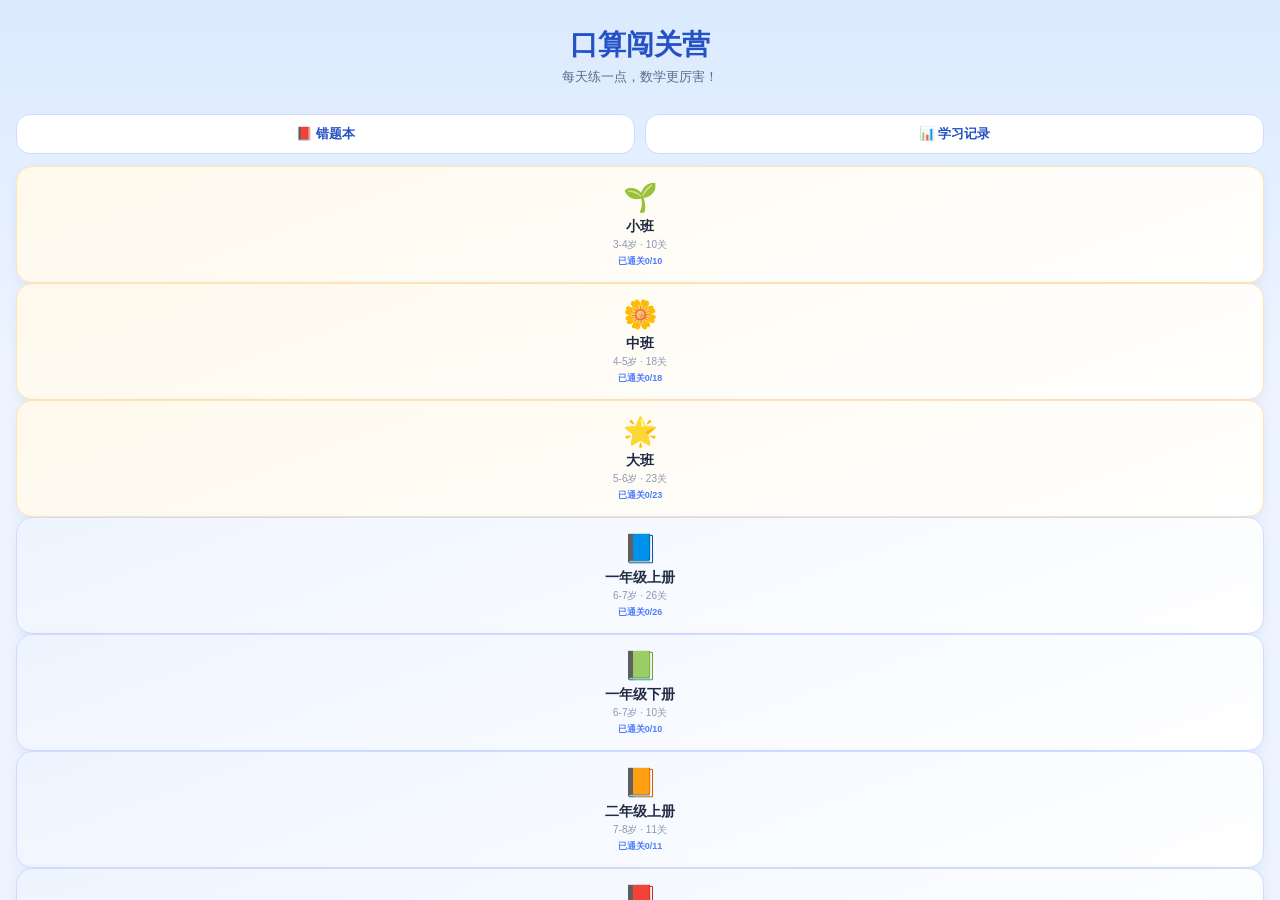
<file: 口算闯关营-index-8.html>
<!DOCTYPE html>
<html lang="zh-CN">
<head>
<meta charset="UTF-8">
<meta name="viewport" content="width=device-width, initial-scale=1.0, viewport-fit=cover, maximum-scale=1.0, user-scalable=no">
<title>口算闯关营</title>
<style>
* { box-sizing: border-box; margin: 0; padding: 0; -webkit-tap-highlight-color: transparent; }
html, body { height: 100%; font-family: -apple-system,"PingFang SC","Microsoft YaHei",sans-serif; background:#eef4ff; color:#1f2a44; overscroll-behavior:none; }
button { font-family: inherit; border: none; cursor: pointer; }
.screen { height: 100vh; height: 100dvh; width: 100%; overflow: hidden; }

/* ===== 首页 ===== */
.home-wrap { height:100%; display:flex; flex-direction:column; padding:20px 16px; background:linear-gradient(180deg,#dbeafe,#eef4ff 40%); overflow-y:auto; }
.home-title { font-size:28px; font-weight:800; color:#2451c4; text-align:center; margin-top:6px; }
.home-sub { font-size:13px; color:#5a6b8c; text-align:center; margin:4px 0 6px; }
.streak-display { text-align:center; font-size:13px; color:#ff7a00; font-weight:700; min-height:18px; margin-bottom:4px; }
.home-nav-row { display:flex; gap:10px; margin-bottom:12px; }
.home-nav-btn { flex:1; background:#fff; border:1.5px solid #cfdcff; color:#2451c4; font-size:13px; font-weight:700; padding:10px; border-radius:14px; }
.stage-list { display:flex; flex-direction:column; gap:0; }
.stage-grid { display:grid; grid-template-columns: repeat(3,1fr); gap:10px; }
.section-divider { font-size:13px; font-weight:800; color:#5a6b8c; margin:16px 2px 10px; padding-top:6px; border-top:1px dashed #cfdcff; }
.stage-card { background:#fff; border-radius:16px; padding:14px 6px; text-align:center; box-shadow:0 4px 12px rgba(36,81,196,.08); transition:transform .1s; }
.stage-card:active { transform:scale(.95); }
.stage-card.soon { opacity:.45; }
.stage-card.mode-kg { background:linear-gradient(160deg,#fff9ec,#fff); border:1.5px solid #ffe4b3; }
.stage-card.mode-elem { background:linear-gradient(160deg,#eef4ff,#fff); border:1.5px solid #cfdcff; }
.stage-card.mode-tower { background:linear-gradient(160deg,#fdeeff,#fff); border:1.5px solid #e6bfff; }
.stage-icon { font-size:28px; }
.stage-name { font-size:14px; font-weight:700; margin-top:4px; }
.stage-sub { font-size:10px; color:#8b98b3; margin-top:2px; }
.stage-progress-mini { font-size:9px; color:#4f7dfb; font-weight:700; margin-top:3px; }

/* 每日任务卡片 */
.daily-card { border-radius:16px; padding:14px 16px; margin-bottom:12px; box-shadow:0 4px 14px rgba(36,81,196,.1); transition:transform .1s; }
.daily-card:active { transform:scale(.98); }
.daily-elem { background:linear-gradient(135deg,#fff7e0,#ffedbb); border:1.5px solid #f5c451; }
.daily-kg { background:linear-gradient(135deg,#eafff1,#d6ffe6); border:1.5px solid #7ee2a8; }
.daily-title { font-size:15px; font-weight:800; color:#1f2a44; }
.daily-status { font-size:12px; color:#5a6b8c; margin-top:4px; }

/* 关卡进度概览条 */
.progress-wrap { margin-bottom:10px; padding:0 2px; }
.progress-text { font-size:12px; color:#5a6b8c; margin-bottom:5px; font-weight:600; }
.progress-bar { height:8px; background:#e6ecf9; border-radius:5px; overflow:hidden; }
.progress-fill { height:100%; background:linear-gradient(90deg,#4f7dfb,#2451c4); border-radius:5px; transition:width .3s; }

/* ===== 顶栏 ===== */
.topbar { height:56px; display:flex; align-items:center; justify-content:space-between; padding:max(10px,env(safe-area-inset-top)) 14px 0 14px; background:#fff; border-bottom:1px solid #e6ecf9; flex-shrink:0; }
.back-btn { background:none; font-size:15px; color:#2451c4; font-weight:600; }
.topbar-title { font-size:15px; font-weight:700; }

/* ===== 地图 ===== */
.map-scroll { height:calc(100% - 56px); overflow-y:auto; padding:14px; }
.sub-scroll { height:calc(100% - 56px); overflow-y:auto; padding:14px; }

/* 错题本 */
.empty-tip { text-align:center; color:#8b98b3; font-size:14px; margin-top:60px; }
.wrong-item { background:#fff; border-radius:14px; padding:12px 14px; margin-bottom:10px; display:flex; align-items:center; gap:10px; box-shadow:0 2px 8px rgba(36,81,196,.06); }
.wrong-main { flex:1; min-width:0; }
.wrong-text { font-size:15px; font-weight:700; }
.wrong-meta { font-size:11px; color:#8b98b3; margin-top:3px; }
.wrong-retry-btn { flex-shrink:0; background:#eef4ff; color:#2451c4; font-size:12px; font-weight:700; padding:9px 12px; border-radius:12px; }

/* 学习记录 */
.records-grid { display:grid; grid-template-columns:repeat(2,1fr); gap:12px; }
.rec-box { background:#fff; border-radius:16px; padding:18px 10px; text-align:center; box-shadow:0 3px 10px rgba(36,81,196,.08); }
.rec-num { font-size:22px; font-weight:800; color:#2451c4; }
.rec-label { font-size:12px; color:#8b98b3; margin-top:5px; }

/* 数据备份 */
.backup-section { margin-top:20px; background:#fff; border-radius:16px; padding:16px; box-shadow:0 3px 10px rgba(36,81,196,.08); }
.backup-title { font-size:15px; font-weight:800; margin-bottom:6px; }
.backup-note { font-size:12px; color:#8b98b3; line-height:1.5; margin-bottom:12px; }
.backup-btn-row { display:flex; gap:10px; }
.level-node { display:flex; align-items:center; gap:12px; background:#fff; border-radius:14px; padding:12px 14px; margin-bottom:9px; box-shadow:0 2px 8px rgba(36,81,196,.06); transition:transform .1s; }
.level-node:active { transform:scale(.97); }
.level-node.locked { opacity:.5; }
.level-node.current { border:2px solid #4f7dfb; }
.level-badge { width:38px; height:38px; border-radius:50%; display:flex; align-items:center; justify-content:center; font-weight:800; color:#fff; flex-shrink:0; font-size:14px; }
.level-badge.done { background:#ffb300; }
.level-badge.current { background:#4f7dfb; }
.level-badge.locked { background:#b7c2da; }
.level-info-name { font-size:14px; font-weight:700; }
.level-info-sub { font-size:11px; color:#8b98b3; margin-top:2px; }

/* ===== 答题页 ===== */
.answer-page { height:100%; display:flex; flex-direction:column; }
.answer-topbar { height:auto; min-height:56px; padding-bottom:6px; flex-direction:column; align-items:stretch; gap:3px; position:relative; }
.topbar-mid { display:flex; justify-content:space-between; align-items:center; }
.topbar-stats { display:flex; gap:10px; font-size:12px; font-weight:700; }
.dot-green { color:#16a34a; } .dot-red { color:#dc2626; }
.timer { position:absolute; right:14px; top:max(10px,env(safe-area-inset-top)); font-size:12px; font-weight:700; color:#2451c4; background:#eef4ff; padding:4px 9px; border-radius:10px; }

.question-area { flex:1; min-height:0; display:flex; align-items:center; justify-content:center; padding:6px 16px; position:relative; }
.question-card { width:100%; max-width:420px; background:#fff; border-radius:20px; box-shadow:0 8px 24px rgba(36,81,196,.1); display:flex; align-items:center; justify-content:center; font-size:clamp(24px,7vw,42px); font-weight:800; letter-spacing:1px; padding:clamp(10px,4vh,26px) 12px; text-align:center; min-height:70px; }
.question-card.correct { background:#e8fbe9; }
.question-card.wrong { background:#fdecec; }

.speak-btn { flex-shrink:0; margin:0 auto 4px; display:block; background:#eef4ff; color:#2451c4; font-size:13px; font-weight:600; padding:6px 16px; border-radius:20px; }

/* 数字键盘块：答案显示框 + 键盘 */
#arith-block { flex-shrink:0; display:flex; flex-direction:column; }
.answer-display { flex-shrink:0; margin:0 16px 6px; min-height:38px; background:#fff; border-radius:12px; display:flex; align-items:center; justify-content:center; font-size:22px; font-weight:700; border:2px solid #4f7dfb; }
.answer-display.placeholder { color:#b7c2da; font-size:15px; font-weight:500; border-color:#e6ecf9; }
.keypad { display:grid; grid-template-columns:repeat(3,1fr); gap:6px; padding:6px 12px max(8px,env(safe-area-inset-bottom)); }
.keypad button { height:clamp(38px,6.5vh,52px); border-radius:12px; background:#fff; font-size:19px; font-weight:700; box-shadow:0 2px 6px rgba(36,81,196,.08); }
.keypad .key-func { background:#fff1f1; color:#dc2626; font-size:14px; }
.keypad .key-confirm { grid-column:span 3; background:linear-gradient(135deg,#4f7dfb,#2451c4); color:#fff; font-size:17px; }

/* 选择题块 */
#choice-block { flex-shrink:0; display:none; grid-template-columns:repeat(2,1fr); gap:10px; padding:8px 16px max(14px,env(safe-area-inset-bottom)); }
.choice-opt { min-height:64px; border-radius:16px; background:#fff; font-size:22px; font-weight:700; box-shadow:0 3px 10px rgba(36,81,196,.1); padding:8px; display:flex; align-items:center; justify-content:center; }
.choice-opt.has-visual { min-height:96px; }
.choice-opt:disabled { opacity:.85; }
.choice-opt.opt-correct { background:#dcfce7; border:2px solid #16a34a; }
.choice-opt.opt-wrong { background:#fee2e2; border:2px solid #dc2626; }
.question-card svg { max-width:100%; }
.money-chip { background:linear-gradient(135deg,#fef3c7,#fde68a); border:2.5px solid #d97706; border-radius:12px; padding:10px 16px; font-size:22px; font-weight:800; color:#92400e; display:inline-flex; align-items:baseline; gap:3px; }
.money-unit { font-size:13px; font-weight:700; }

/* 幼儿园模式：更轻松可爱的配色 */
body.kg-mode .question-card { background:#fffdf5; }
body.kg-mode .choice-opt { border-radius:20px; }

/* 连击称号浮层 */
.combo-badge { position:absolute; left:50%; top:14%; transform:translate(-50%,0) scale(.6); display:flex; align-items:center; gap:8px; padding:10px 20px; border-radius:999px; font-weight:800; color:#fff; font-size:18px; opacity:0; pointer-events:none; animation:badgePop 1.4s ease forwards; box-shadow:0 8px 24px rgba(0,0,0,.2); z-index:5; }
@keyframes badgePop { 0%{opacity:0;transform:translate(-50%,10px) scale(.5);} 15%{opacity:1;transform:translate(-50%,0) scale(1.1);} 25%{transform:translate(-50%,0) scale(1);} 80%{opacity:1;} 100%{opacity:0;transform:translate(-50%,-10px) scale(.9);} }
.badge-lv1{background:linear-gradient(135deg,#ff9966,#ff5e3a);}
.badge-lv2{background:linear-gradient(135deg,#ffd166,#ff9f1c);box-shadow:0 0 24px rgba(255,159,28,.5);}
.badge-lv3{background:linear-gradient(135deg,#9d6bff,#5b3df0);}
.badge-lv4{background:linear-gradient(135deg,#ffd700,#2451c4);box-shadow:0 0 30px rgba(255,215,0,.6);}
.badge-lv5{background:linear-gradient(135deg,#ff3d81,#ffb300);box-shadow:0 0 40px rgba(255,61,129,.7);}

/* ===== 结算页 ===== */
.settlement-wrap { height:100%; overflow-y:auto; display:flex; flex-direction:column; align-items:center; padding:36px 20px max(20px,env(safe-area-inset-bottom)); text-align:center; gap:12px; }
.settle-emoji { font-size:56px; }
.settle-title { font-size:24px; font-weight:800; color:#16a34a; }
.settle-title.fail { color:#dc2626; }
.settle-stats { display:flex; gap:12px; width:100%; max-width:380px; margin:8px 0; justify-content:center; }
.stat-box { flex:1; border-radius:16px; padding:14px 8px; max-width:180px; }
.stat-green{background:#e8fbe9;} .stat-blue{background:#eaf1ff;}
.stat-num{font-size:24px;font-weight:800;}
.stat-green .stat-num{color:#16a34a;} .stat-blue .stat-num{color:#2451c4;}
.stat-label{font-size:11px;color:#8b98b3;margin-top:3px;}
#stat-stars { font-size:34px; color:#ffb300; }
.settle-titles-label{font-size:13px;color:#8b98b3;}
.settle-titles{display:flex;flex-wrap:wrap;gap:8px;justify-content:center;max-width:400px;}
.settle-titles .pill{display:flex;align-items:center;gap:6px;padding:8px 16px;border-radius:999px;color:#fff;font-weight:700;font-size:13px;}
.btn-primary{background:linear-gradient(135deg,#4f7dfb,#2451c4);color:#fff;font-size:16px;font-weight:700;padding:15px 26px;border-radius:16px;box-shadow:0 6px 16px rgba(36,81,196,.3);}
.btn-primary.big{width:100%;max-width:340px;}
.btn-secondary{background:#fff;color:#2451c4;border:1.5px solid #cfdcff;font-size:14px;font-weight:600;padding:11px 18px;border-radius:14px;flex:1;}
.settle-secondary{display:flex;gap:10px;width:100%;max-width:340px;margin-top:2px;}
</style>
</head>
<body>

<!-- 首页 -->
<div id="screen-home" class="screen">
  <div class="home-wrap">
    <h1 class="home-title">口算闯关营</h1>
    <p class="home-sub">每天练一点，数学更厉害！</p>
    <div class="streak-display" id="streak-display"></div>
    <div class="home-nav-row">
      <button class="home-nav-btn" onclick="goToWrongBook()">📕 错题本</button>
      <button class="home-nav-btn" onclick="goToRecords()">📊 学习记录</button>
    </div>
    <div class="stage-list" id="stage-list"></div>
  </div>
</div>

<!-- 地图页 -->
<div id="screen-map" class="screen" style="display:none;">
  <div class="topbar">
    <button class="back-btn" onclick="goHome()">← 返回</button>
    <div class="topbar-title" id="map-stage-title">地图</div>
    <div style="width:44px;"></div>
  </div>
  <div class="map-scroll" id="map-list"></div>
</div>

<!-- 答题页 -->
<div id="screen-answer" class="screen" style="display:none;">
  <div class="answer-page">
    <div class="topbar answer-topbar">
      <button class="back-btn" id="back-btn-answer">← 返回</button>
      <div class="topbar-mid">
        <div class="topbar-title" id="level-title">关卡</div>
        <div class="topbar-stats" id="elem-hud">
          <span id="qindex">第1题</span>
          <span class="dot-green" id="correct-count">🟢0</span>
          <span class="dot-red" id="wrong-count">🔴0</span>
        </div>
        <div class="topbar-stats" id="kg-hud" style="display:none;"><span id="qindex-kg"></span></div>
      </div>
      <div class="timer" id="timer">10:00</div>
    </div>

    <div class="question-area">
      <div class="question-card" id="question-card"></div>
      <div id="combo-badge-layer"></div>
    </div>

    <button class="speak-btn" onclick="manualSpeak()">🔊 再读一遍</button>

    <div id="arith-block">
      <div class="answer-display placeholder" id="answer-display">请输入答案</div>
      <div class="keypad">
        <button onclick="keypadInput('1')">1</button><button onclick="keypadInput('2')">2</button><button onclick="keypadInput('3')">3</button>
        <button onclick="keypadInput('4')">4</button><button onclick="keypadInput('5')">5</button><button onclick="keypadInput('6')">6</button>
        <button onclick="keypadInput('7')">7</button><button onclick="keypadInput('8')">8</button><button onclick="keypadInput('9')">9</button>
        <button class="key-func" onclick="keypadClear()">清除</button><button onclick="keypadInput('0')">0</button><button class="key-func" onclick="keypadDelete()">删除</button>
        <button class="key-confirm" onclick="keypadConfirm()">确定</button>
      </div>
    </div>

    <div id="choice-block"></div>
  </div>
</div>

<!-- 结算页 -->
<div id="screen-settlement" class="screen" style="display:none;">
  <div class="settlement-wrap">
    <div class="settle-emoji" id="settle-emoji">🎉</div>
    <div class="settle-title" id="settle-title">闯关成功！</div>
    <div class="settle-stats">
      <div class="stat-box stat-green" id="stat-correct-wrap">
        <div class="stat-num" id="stat-correct">-</div>
        <div class="stat-label">首轮正确</div>
      </div>
      <div class="stat-box stat-green" id="stat-stars-wrap" style="display:none;">
        <div id="stat-stars">★★★</div>
        <div class="stat-label">本关评价</div>
      </div>
      <div class="stat-box stat-blue">
        <div class="stat-num" id="stat-time">00:00</div>
        <div class="stat-label">用时</div>
      </div>
    </div>
    <div class="settle-titles-label" id="titles-label">🎖 本关评级</div>
    <div class="settle-titles" id="settle-titles"></div>
    <button class="btn-primary big" id="btn-next-level" onclick="challengeNext()">挑战下一关</button>
    <div class="settle-secondary">
      <button class="btn-secondary" onclick="goToCurrentMap()">返回地图</button>
      <button class="btn-secondary" id="btn-retry-level" onclick="retryLevel()">再玩一次</button>
    </div>
  </div>
</div>

<!-- 失败页 -->
<div id="screen-failed" class="screen" style="display:none;">
  <div class="settlement-wrap">
    <div class="settle-emoji">😅</div>
    <div class="settle-title fail">挑战失败，再来一次吧！</div>
    <button class="btn-primary big" onclick="retryLevel()">重新挑战</button>
    <div class="settle-secondary">
      <button class="btn-secondary" onclick="goToCurrentMap()">返回地图</button>
    </div>
  </div>
</div>

<!-- 错题本 -->
<div id="screen-wrongbook" class="screen" style="display:none;">
  <div class="topbar">
    <button class="back-btn" onclick="goHome()">← 返回</button>
    <div class="topbar-title">📕 错题本</div>
    <div style="width:44px;"></div>
  </div>
  <div class="sub-scroll" id="wrongbook-list"></div>
</div>

<!-- 学习记录 -->
<div id="screen-records" class="screen" style="display:none;">
  <div class="topbar">
    <button class="back-btn" onclick="goHome()">← 返回</button>
    <div class="topbar-title">📊 学习记录</div>
    <div style="width:44px;"></div>
  </div>
  <div class="sub-scroll">
    <div class="records-grid">
      <div class="rec-box"><div class="rec-num" id="rec-time">0分钟</div><div class="rec-label">累计学习时间</div></div>
      <div class="rec-box"><div class="rec-num" id="rec-answered">0</div><div class="rec-label">累计答题数</div></div>
      <div class="rec-box"><div class="rec-num" id="rec-accuracy">0%</div><div class="rec-label">总体正确率</div></div>
      <div class="rec-box"><div class="rec-num" id="rec-levels">0</div><div class="rec-label">完成关卡数</div></div>
      <div class="rec-box"><div class="rec-num" id="rec-wrong">0</div><div class="rec-label">当前错题数</div></div>
      <div class="rec-box"><div class="rec-num" id="rec-streak">0天</div><div class="rec-label">连续学习</div></div>
    </div>
    <div class="backup-section">
      <div class="backup-title">💾 数据备份</div>
      <div class="backup-note">所有进度只存在这台设备的浏览器里，换手机、清缓存都会丢失。建议定期导出备份，需要时再导入恢复。</div>
      <div class="backup-btn-row">
        <button class="btn-secondary" onclick="exportBackup()">导出备份</button>
        <button class="btn-secondary" onclick="triggerImportPicker()">导入恢复</button>
      </div>
      <input type="file" id="import-file-input" accept=".json,application/json" style="display:none" onchange="importBackupFile(this)">
    </div>
  </div>
</div>

<script>
// ===== 通用工具 =====
function shuffle(arr) {
  const a = arr.slice();
  for (let i = a.length - 1; i > 0; i--) {
    const j = Math.floor(Math.random() * (i + 1));
    [a[i], a[j]] = [a[j], a[i]];
  }
  return a;
}
function pick(pool, n) { return shuffle(pool).slice(0, Math.min(n, pool.length)); }
function randInt(min, max) { return Math.floor(Math.random() * (max - min + 1)) + min; }

// 按内容去重（arith按算式文本，choice按题干+正确选项），避免随机生成的题库里混入完全相同的题
function dedupeQuestions(pool) {
  const seen = new Set();
  const out = [];
  for (const q of pool) {
    let key;
    if (q.type === 'arith') key = 'A:' + q.expression;
    else {
      const correctOpt = q.options.find(o => o.correct);
      key = 'C:' + (q.promptText || '') + '|' + (correctOpt ? (correctOpt.label || JSON.stringify(correctOpt.visual)) : '');
    }
    if (seen.has(key)) continue;
    seen.add(key);
    out.push(q);
  }
  return out;
}

// ===== 算术题生成（数字键盘类） =====
function numText(n) { return String(n); }

function makeArith(a, op, b, answer) {
  const opWord = op === '+' ? '加' : '减';
  return {
    type: 'arith',
    expression: `${a} ${op} ${b} = ?`,
    answer,
    speechText: `${numText(a)}${opWord}${numText(b)}等于多少`
  };
}

function genAddPool(max, opts = {}) {
  const { noCarry = false, mustCarry = false, minSum = 0, minA = 0 } = opts;
  const pool = [];
  for (let a = minA; a <= max; a++) {
    for (let b = 0; b <= max; b++) {
      const sum = a + b;
      if (sum > max) continue;
      if (sum < minSum) continue;
      if (noCarry && (a % 10 + b % 10) >= 10) continue;
      if (mustCarry && (a % 10 + b % 10) < 10) continue;
      if (a === 0 && b === 0) continue;
      pool.push(makeArith(a, '+', b, sum));
    }
  }
  return pool;
}
function genSubPool(max, opts = {}) {
  const { noBorrow = null, minA = 0 } = opts;
  const pool = [];
  for (let a = minA; a <= max; a++) {
    for (let b = 0; b <= a; b++) {
      const diff = a - b;
      if (noBorrow === true && (a % 10) < (b % 10)) continue;
      if (noBorrow === false && (a % 10) >= (b % 10)) continue;
      if (a === 0 && b === 0) continue;
      pool.push(makeArith(a, '-', b, diff));
    }
  }
  return pool;
}
function genMixPool(max, opts = {}) {
  return shuffle([...genAddPool(max, opts), ...genSubPool(max, opts)]);
}

// 按位数区间随机采样生成加/减法题（用于竖式运算：两位数+一位数、三位数+两位数等非对称位数组合）
function genAddRange(aMin, aMax, bMin, bMax, opts = {}, attempts = 300) {
  const { noCarry = false, mustCarry = false } = opts;
  const pool = [];
  for (let i = 0; i < attempts; i++) {
    const a = randInt(aMin, aMax), b = randInt(bMin, bMax);
    const carries = (a % 10 + b % 10) >= 10;
    if (noCarry && carries) continue;
    if (mustCarry && !carries) continue;
    pool.push(makeArith(a, '+', b, a + b));
  }
  return pool;
}
function genSubRange(aMin, aMax, bMin, bMax, opts = {}, attempts = 300) {
  const { noBorrow = null } = opts; // true=不退位, false=必须退位, null=不限制
  const pool = [];
  for (let i = 0; i < attempts; i++) {
    let a = randInt(aMin, aMax), b = randInt(bMin, bMax);
    if (b > a) { const t = a; a = b; b = t; }
    const borrows = (a % 10) < (b % 10);
    if (noBorrow === true && borrows) continue;
    if (noBorrow === false && !borrows) continue;
    pool.push(makeArith(a, '-', b, a - b));
  }
  return pool;
}
// 连续多步加减（3连加/连减/加减混合等）。按构造方式生成，保证每一步都合法（不出现负数或超上限），
// 不用"随机试探再丢弃"的方式，避免题量紧张的组合（如5连加）出现题库过小甚至为空的问题。
function genChainPool({ min = 1, max, terms, opsMode, count = 200 }) {
  const pool = [];
  for (let i = 0; i < count; i++) {
    let cur = randInt(min, max);
    let expr = String(cur), speech = String(cur);
    for (let k = 0; k < terms - 1; k++) {
      let op = opsMode === 'add' ? '+' : opsMode === 'sub' ? '-' : (Math.random() > 0.5 ? '+' : '-');
      const canAdd = (max - cur) >= 1, canSub = cur >= 1;
      if (op === '+' && !canAdd) op = canSub ? '-' : '+';
      if (op === '-' && !canSub) op = canAdd ? '+' : '-';
      let b;
      if (op === '+') { b = randInt(1, Math.max(1, max - cur)); cur += b; }
      else { b = randInt(1, Math.max(1, cur)); cur -= b; }
      expr += ` ${op} ${b}`; speech += (op === '+' ? '加' : '减') + b;
    }
    pool.push({ type: 'arith', expression: expr + ' = ?', answer: cur, speechText: speech + '等于多少' });
  }
  return pool;
}
// 乘法/除法口诀表
function genMulTable(nMin, nMax) {
  const pool = [];
  for (let a = nMin; a <= nMax; a++) for (let b = 1; b <= 9; b++) {
    pool.push({ type: 'arith', expression: `${a} × ${b} = ?`, answer: a * b, speechText: `${a}乘${b}等于多少` });
  }
  return pool;
}
function genDivTable(nMin, nMax) {
  const pool = [];
  for (let a = nMin; a <= nMax; a++) for (let b = 1; b <= 9; b++) {
    const dividend = a * b;
    pool.push({ type: 'arith', expression: `${dividend} ÷ ${a} = ?`, answer: b, speechText: `${dividend}除以${a}等于多少` });
  }
  return pool;
}

// 整十数加减整十数
function genTensAddPool(max) {
  const pool = [];
  for (let a = 10; a <= max; a += 10) for (let b = 10; b <= max; b += 10) {
    if (a + b <= max) pool.push(makeArith(a, '+', b, a + b));
  }
  return pool;
}
function genTensSubPool(max) {
  const pool = [];
  for (let a = 20; a <= max; a += 10) for (let b = 10; b <= a; b += 10) {
    pool.push(makeArith(a, '-', b, a - b));
  }
  return pool;
}
// 两位数加减一位数（默认不进位/不退位，符合一下册教材顺序）
function genTwoOneAddPool(max, opts = {}) {
  const { mustCarry = false } = opts;
  const pool = [];
  for (let a = 10; a <= 99; a++) for (let b = 1; b <= 9; b++) {
    const sum = a + b;
    if (sum > max) continue;
    const carries = (a % 10 + b) >= 10;
    if (mustCarry && !carries) continue;
    if (!mustCarry && carries) continue;
    pool.push(makeArith(a, '+', b, sum));
  }
  return pool;
}
function genTwoOneSubPool(max, opts = {}) {
  const { mustBorrow = false } = opts;
  const pool = [];
  for (let a = 10; a <= max; a++) for (let b = 1; b <= 9; b++) {
    if (b > a) continue;
    const borrows = (a % 10) < b;
    if (mustBorrow && !borrows) continue;
    if (!mustBorrow && borrows) continue;
    pool.push(makeArith(a, '-', b, a - b));
  }
  return pool;
}
// 生成一个"取N题"的关卡内容函数（返回array，供 getLevelContent 调用）
// 自动去重 + 题库偏小时自动少抽一点，避免每次重玩看到完全相同的一整套题
function arithLevel(poolFn, count) {
  return () => {
    const pool = dedupeQuestions(poolFn());
    let safeCount = count;
    if (pool.length <= count) {
      safeCount = Math.max(5, Math.min(count, Math.floor(pool.length * 0.75)));
    }
    return pick(pool, safeCount);
  };
}

// ===== 选择题生成（点选/选择题类，幼儿园及部分小学概念题共用） =====
// option: { label(展示文字/emoji), correct(bool), size(可选，用于大小/高矮对比的字号) }
function makeChoice(promptText, speechText, options) {
  return { type: 'choice', promptText, speechText, options: shuffle(options) };
}

function starsStr(n) { return '⭐'.repeat(n); }
function applesStr(n) { return '🍎'.repeat(n); }

// ===== 可视化组件（钟表/分数/人民币/图形），用于替代纯文字/emoji的题目呈现 =====
function clockSVG(hour, minute) {
  const h = hour % 12;
  const hourAngle = h * 30 + minute * 0.5 - 90;
  const minAngle = minute * 6 - 90;
  const hx = 50 + 20 * Math.cos(hourAngle * Math.PI / 180);
  const hy = 50 + 20 * Math.sin(hourAngle * Math.PI / 180);
  const mx = 50 + 32 * Math.cos(minAngle * Math.PI / 180);
  const my = 50 + 32 * Math.sin(minAngle * Math.PI / 180);
  return `<svg viewBox="0 0 100 100" width="86" height="86">
    <circle cx="50" cy="50" r="46" fill="#fff" stroke="#2451c4" stroke-width="4"/>
    <text x="50" y="20" font-size="11" text-anchor="middle" fill="#1f2a44">12</text>
    <text x="82" y="54" font-size="11" text-anchor="middle" fill="#1f2a44">3</text>
    <text x="50" y="88" font-size="11" text-anchor="middle" fill="#1f2a44">6</text>
    <text x="18" y="54" font-size="11" text-anchor="middle" fill="#1f2a44">9</text>
    <line x1="50" y1="50" x2="${hx}" y2="${hy}" stroke="#1f2a44" stroke-width="4.5" stroke-linecap="round"/>
    <line x1="50" y1="50" x2="${mx}" y2="${my}" stroke="#4f7dfb" stroke-width="3" stroke-linecap="round"/>
    <circle cx="50" cy="50" r="3.5" fill="#1f2a44"/>
  </svg>`;
}
function fractionSVG(num, den) {
  const w = 64 / den;
  let rects = '';
  for (let i = 0; i < den; i++) {
    const filled = i < num;
    rects += `<rect x="${8 + i * w}" y="16" width="${w - 2}" height="32" fill="${filled ? '#4f7dfb' : '#eef4ff'}" stroke="#2451c4" stroke-width="2"/>`;
  }
  return `<svg viewBox="0 0 80 64" width="90" height="72">${rects}</svg>`;
}
function moneyChip(value, unit) {
  const u = unit || '元';
  const prefix = u === '元' ? '¥' : '';
  return `<div class="money-chip">${prefix}${value}<span class="money-unit">${u}</span></div>`;
}
const SHAPE_PATHS = {
  circle: '<circle cx="40" cy="40" r="32"/>',
  square: '<rect x="10" y="10" width="60" height="60"/>',
  triangle: '<polygon points="40,8 74,70 6,70"/>',
  rectangle: '<rect x="6" y="20" width="68" height="40"/>',
  pentagon: '<polygon points="40,6 74,30 61,70 19,70 6,30"/>',
};
function shapeSVG(shape, color) {
  return `<svg viewBox="0 0 80 80" width="60" height="60"><g fill="${color || '#4f7dfb'}">${SHAPE_PATHS[shape] || ''}</g></svg>`;
}
function renderVisual(v) {
  if (!v) return '';
  if (v.type === 'clock') return clockSVG(v.hour, v.minute);
  if (v.type === 'fraction') return fractionSVG(v.num, v.den);
  if (v.type === 'money') return moneyChip(v.value, v.unit);
  if (v.type === 'shape') return shapeSVG(v.shape, v.color);
  return '';
}

window.KS = { shuffle, pick, randInt, makeArith, genAddPool, genSubPool, genMixPool,
  genTensAddPool, genTensSubPool, genTwoOneAddPool, genTwoOneSubPool,
  genAddRange, genSubRange, genChainPool, genMulTable, genDivTable,
  arithLevel, makeChoice, starsStr, applesStr, renderVisual, dedupeQuestions };


// ===== 幼儿园阶段关卡内容 =====
(function () {
  const { makeChoice, starsStr, applesStr, randInt, arithLevel, genAddPool, genSubPool, genMixPool, shuffle, pick } = window.KS;

  // ---------- 小班 10关 ----------
  const XIAOBAN = [
    { name: '形状小侦探', content: () => window.KS.dedupeQuestions([
      makeChoice('请找出圆形', '请找出圆形', [{visual:{type:'shape',shape:'circle'},correct:true},{visual:{type:'shape',shape:'square'}},{visual:{type:'shape',shape:'triangle'}}]),
      makeChoice('请找出方形', '请找出方形', [{visual:{type:'shape',shape:'triangle'}},{visual:{type:'shape',shape:'square'},correct:true},{visual:{type:'shape',shape:'circle'}}]),
      makeChoice('请找出三角形', '请找出三角形', [{visual:{type:'shape',shape:'square'}},{visual:{type:'shape',shape:'circle'}},{visual:{type:'shape',shape:'triangle'},correct:true}]),
    ])},
    { name: '大小比一比', content: () => [
      makeChoice('哪个更大呀', '哪个更大呀', [{label:'🍎',size:64,correct:true},{label:'🍎',size:26}]),
      makeChoice('哪个更小呀', '哪个更小呀', [{label:'🍉',size:60},{label:'🍉',size:24,correct:true}]),
      makeChoice('哪个更大呀', '哪个更大呀', [{label:'⚽',size:30},{label:'⚽',size:68,correct:true}]),
      makeChoice('哪个更小呀', '哪个更小呀', [{label:'🐟',size:22,correct:true},{label:'🐟',size:58}]),
    ]},
    { name: '谁多谁少', content: () => [
      makeChoice('哪边星星更多', '哪边星星更多', [{label:starsStr(2)},{label:starsStr(5),correct:true}]),
      makeChoice('哪边苹果更少', '哪边苹果更少', [{label:applesStr(4)},{label:applesStr(1),correct:true}]),
      makeChoice('哪边星星更多', '哪边星星更多', [{label:starsStr(6),correct:true},{label:starsStr(3)}]),
      makeChoice('哪边苹果更少', '哪边苹果更少', [{label:applesStr(2),correct:true},{label:applesStr(5)}]),
    ]},
    { name: '高矮排排队', content: () => [
      makeChoice('谁更高呀', '谁更高呀', [{label:'🌳',size:70,correct:true},{label:'🌳',size:26}]),
      makeChoice('谁更矮呀', '谁更矮呀', [{label:'🕯',size:60},{label:'🕯',size:22,correct:true}]),
      makeChoice('谁更高呀', '谁更高呀', [{label:'🦒',size:28},{label:'🦒',size:66,correct:true}]),
    ]},
    { name: '数数小能手', content: () => [1,2,3,4,5].map(n =>
      makeChoice(`数一数：${starsStr(n)}`, '数一数，一共有几个星星', shuffle([
        {label:String(n),correct:true},
        {label:String(Math.max(1,n-1))},
        {label:String(Math.min(5,n+1))}
      ]))
    )},
    { name: '数字宝宝找朋友', content: () => [1,2,3,4,5].map(n =>
      makeChoice(`请选出${n}个苹果`, `请选出${n}个苹果`, shuffle([
        {label:applesStr(n),correct:true},
        {label:applesStr(Math.max(1,n-1))},
        {label:applesStr(Math.min(5,n+1))}
      ]))
    )},
    { name: '数字捉迷藏', content: () => [1,2,3,4,5].map(n =>
      makeChoice(`${starsStr(n)} 这是数字几`, `一共这么多星星，这是数字几`, shuffle([
        {label:String(n),correct:true},
        {label:String(Math.max(1,n-1))},
        {label:String(Math.min(5,n+1))}
      ]))
    )},
    { name: '数字小火车', content: () => [
      makeChoice('1，2，（ ），4', '1、2、空格、4，空格应该填几', [{label:'3',correct:true},{label:'5'},{label:'1'}]),
      makeChoice('（ ），2，3，4', '空格、2、3、4，空格应该填几', [{label:'5'},{label:'1',correct:true},{label:'3'}]),
      makeChoice('2，3，（ ），5', '2、3、空格、5，空格应该填几', [{label:'4',correct:true},{label:'6'},{label:'2'}]),
    ]},
    { name: '一个和许多', content: () => [
      makeChoice(`${applesStr(1)} 这是一个还是许多`, '这是一个还是许多', [{label:'一个',correct:true},{label:'许多'}]),
      makeChoice(`${applesStr(6)} 这是一个还是许多`, '这是一个还是许多', [{label:'一个'},{label:'许多',correct:true}]),
      makeChoice(`${starsStr(1)} 这是一个还是许多`, '这是一个还是许多', [{label:'一个',correct:true},{label:'许多'}]),
      makeChoice(`${starsStr(7)} 这是一个还是许多`, '这是一个还是许多', [{label:'一个'},{label:'许多',correct:true}]),
    ]},
    { name: '综合复习', content: () => {
      const all = [
        ...XIAOBAN[0].content(), ...XIAOBAN[2].content(), ...XIAOBAN[4].content(),
        ...XIAOBAN[6].content(), ...XIAOBAN[8].content()
      ];
      return pick(all, 8);
    }},
  ];

  // ---------- 中班 15+3=18关 ----------
  const ZHONGBAN = [
    { name: '数数小明星', content: () => [6,7,8,9,10].map(n =>
      makeChoice(`数一数：${starsStr(n)}`, '数一数，一共有几个星星', shuffle([
        {label:String(n),correct:true},{label:String(n-2)},{label:String(Math.min(10,n+2))}
      ]))
    )},
    { name: '数字配送员', content: () => [6,7,8,9,10].map(n =>
      makeChoice(`请选出${n}个苹果`, `请选出${n}个苹果`, shuffle([
        {label:applesStr(n),correct:true},{label:applesStr(n-2)},{label:applesStr(Math.min(10,n+2))}
      ]))
    )},
    { name: '数字好朋友', content: () => [6,7,8,9,10].map(n =>
      makeChoice(`${starsStr(n)} 这是数字几`, '一共这么多，这是数字几', shuffle([
        {label:String(n),correct:true},{label:String(n-1)},{label:String(Math.min(10,n+1))}
      ]))
    )},
    { name: '谁最多', content: () => [
      makeChoice('哪组最多', '哪组最多', [{label:starsStr(4)},{label:starsStr(9),correct:true},{label:starsStr(6)}]),
      makeChoice('哪组最少', '哪组最少', [{label:starsStr(8)},{label:starsStr(3),correct:true},{label:starsStr(5)}]),
      makeChoice('哪组最多', '哪组最多', [{label:applesStr(7)},{label:applesStr(2)},{label:applesStr(10),correct:true}]),
    ]},
    { name: '数字排排坐', content: () => [
      makeChoice('5，6，（ ），8', '5、6、空格、8，填几', [{label:'7',correct:true},{label:'9'},{label:'4'}]),
      makeChoice('（ ），8，9，10', '空格、8、9、10，填几', [{label:'11'},{label:'7',correct:true},{label:'6'}]),
      makeChoice('7，（ ），9，10', '7、空格、9、10，填几', [{label:'8',correct:true},{label:'6'},{label:'11'}]),
    ]},
    { name: '变来变去都一样', content: () => [
      makeChoice(`${starsStr(5)} 换个排法还是这样：⭐⭐ ⭐⭐⭐ 一共还是几个`, '不管怎么摆，一共还是几个', [{label:'5',correct:true},{label:'4'},{label:'6'}]),
      makeChoice('5个苹果分成两堆，2个和3个，一共还是几个', '5个苹果分成两堆，一共还是几个', [{label:'5',correct:true},{label:'6'},{label:'4'}]),
    ]},
    { name: '数字分分乐', content: () => [
      makeChoice('10可以分成6和几', '10可以分成6和几', [{label:'4',correct:true},{label:'5'},{label:'3'}]),
      makeChoice('10可以分成3和几', '10可以分成3和几', [{label:'6'},{label:'7',correct:true},{label:'8'}]),
      makeChoice('8可以分成5和几', '8可以分成5和几', [{label:'3',correct:true},{label:'4'},{label:'2'}]),
      makeChoice('9可以分成4和几', '9可以分成4和几', [{label:'6'},{label:'5',correct:true},{label:'4'}]),
    ]},
    { name: '排队小达人', content: () => [
      makeChoice('🐰🐱🐶🐷🐭 小猫排第几', '排队里，小猫排第几', [{label:'第1个'},{label:'第2个',correct:true},{label:'第3个'}]),
      makeChoice('🐰🐱🐶🐷🐭 小狗排第几', '排队里，小狗排第几', [{label:'第2个'},{label:'第4个'},{label:'第3个',correct:true}]),
    ]},
    { name: '规律小侦探', content: () => [
      makeChoice('🔴🔵🔴🔵（ ）下一个是什么', 'ABAB规律，下一个是什么', [{label:'🔴',correct:true},{label:'🔵'}]),
      makeChoice('⭐🌙⭐🌙（ ）下一个是什么', 'ABAB规律，下一个是什么', [{label:'⭐'},{label:'🌙',correct:true}]),
      makeChoice('🍎🍌🍎🍌（ ）下一个是什么', 'ABAB规律，下一个是什么', [{label:'🍎',correct:true},{label:'🍌'}]),
    ]},
    { name: '方位小探险', content: () => [
      makeChoice('🐦在树的上面还是下面', '小鸟在树的上面还是下面', [{label:'上面',correct:true},{label:'下面'}]),
      makeChoice('🐰在洞的里面还是外面', '兔子在洞的里面还是外面', [{label:'里面',correct:true},{label:'外面'}]),
    ]},
    { name: '数字在哪里', content: () => [
      makeChoice('生活中哪里能看到数字', '生活中哪里能看到数字', [{label:'🕐时钟',correct:true},{label:'🌳大树'}]),
      makeChoice('生活中哪里能看到数字', '生活中哪里能看到数字', [{label:'🌸小花'},{label:'💰钱',correct:true}]),
    ]},
    { name: '分类小管家', content: () => [
      makeChoice('🍎🍌🍎 哪种水果更多', '哪种水果更多', [{label:'苹果',correct:true},{label:'香蕉'}]),
      makeChoice('🔴🔵🔴🔴 哪种颜色更多', '哪种颜色更多', [{label:'红色',correct:true},{label:'蓝色'}]),
    ]},
    { name: '合在一起是多少', content: () => window.KS.dedupeQuestions(Array.from({length:8},() => {
      const a = randInt(1,3), b = randInt(1,2);
      return makeChoice(`${applesStr(a)} 和 ${applesStr(b)} 合起来是几个`, `${a}和${b}合起来是几个`, shuffle([
        {label:String(a+b),correct:true},{label:String(a+b+1)},{label:String(Math.max(1,a+b-1))}
      ]));
    })).slice(0,3)},
    { name: '还剩几个', content: () => window.KS.dedupeQuestions(Array.from({length:8},() => {
      const a = randInt(3,5), b = randInt(1,a-1);
      return makeChoice(`原来有${a}个，吃了${b}个，还剩几个`, `原来有${a}个，吃了${b}个，还剩几个`, shuffle([
        {label:String(a-b),correct:true},{label:String(a-b+1)},{label:String(Math.max(0,a-b-1))}
      ]));
    })).slice(0,3)},
    { name: '综合复习', content: () => pick([
        ...ZHONGBAN[0].content(), ...ZHONGBAN[3].content(), ...ZHONGBAN[6].content(),
        ...ZHONGBAN[9].content(), ...ZHONGBAN[12].content()
      ], 8)
    },
    // 新增3关：10以内加减法与综合
    { name: '加法小旅程', content: arithLevel(() => genAddPool(10), 10) },
    { name: '减法小旅程', content: arithLevel(() => genSubPool(10), 10) },
    { name: '加减大集合', content: arithLevel(() => genMixPool(10), 10) },
  ];

  // ---------- 大班 16+7=23关 ----------
  const DABAN = [
    { name: '数数大挑战', content: () => [12,15,18,20].map(n =>
      makeChoice(`从1数到${n}，最后一个数是几`, `从1数到${n}，最后一个数是几`, [{label:String(n),correct:true},{label:String(n-1)},{label:String(n+1)}])
    )},
    { name: '11-20好朋友', content: () => shuffle(Array.from({length:10},(_,i)=>i+11)).slice(0,6).map(n =>
      makeChoice(`这是数字几：${n}`, `这是数字几`, [{label:String(n),correct:true},{label:String(n-1)},{label:String(n+1)}])
    )},
    { name: '加法小高手', content: arithLevel(() => genAddPool(10), 12) },
    { name: '减法小高手', content: arithLevel(() => genSubPool(10), 12) },
    { name: '加减大闯关', content: arithLevel(() => genMixPool(10), 15) },
    { name: '数字分合大挑战', content: () => [
      makeChoice('10可以分成7和几', '10可以分成7和几', [{label:'2'},{label:'3',correct:true},{label:'4'}]),
      makeChoice('10可以分成4和几', '10可以分成4和几', [{label:'6',correct:true},{label:'5'},{label:'7'}]),
      makeChoice('9可以分成2和几', '9可以分成2和几', [{label:'6'},{label:'7',correct:true},{label:'8'}]),
      makeChoice('8可以分成3和几', '8可以分成3和几', [{label:'5',correct:true},{label:'4'},{label:'6'}]),
    ]},
    { name: '加法小进阶', content: arithLevel(() => genAddPool(20, {noCarry:true, minSum:11}), 15) },
    { name: '减法小进阶', content: arithLevel(() => genSubPool(20, {noBorrow:true, minA:11}), 15) },
    { name: '单双数大冒险', content: () => shuffle(Array.from({length:10},(_,i)=>i+1)).slice(0,6).map(n =>
      makeChoice(`${n}是单数还是双数`, `${n}是单数还是双数`, [{label:'单数',correct: n%2===1},{label:'双数',correct: n%2===0}])
    )},
    { name: '规律大师', content: () => [
      makeChoice('🔴🔵🟡🔴🔵🟡（ ）下一个是什么', 'ABC规律，下一个是什么', [{label:'🔴',correct:true},{label:'🔵'},{label:'🟡'}]),
      makeChoice('1，2，3，（ ），5', '递增规律，空格填几', [{label:'4',correct:true},{label:'6'},{label:'3'}]),
      makeChoice('2，4，6，（ ）', '递增规律(每次+2)，空格填几', [{label:'7'},{label:'8',correct:true},{label:'9'}]),
    ]},
    { name: '立体图形王国', content: () => [
      makeChoice('哪个是球体', '哪个是球体', [{label:'⚽',correct:true},{label:'📦'},{label:'🧊'}]),
      makeChoice('哪个是正方体', '哪个是正方体', [{label:'⚽'},{label:'🎲',correct:true},{label:'🥫'}]),
      makeChoice('哪个是圆柱体', '哪个是圆柱体', [{label:'🥫',correct:true},{label:'🎲'},{label:'⚽'}]),
    ]},
    { name: '时间小主人', content: () => [1,3,6,9].map(h => {
      const q = makeChoice(`现在几点`, `现在是几点`, [
        {label:`${h}点`,correct:true},{label:`${h===12?1:h+1}点`},{label:'12点'}
      ]);
      q.promptVisual = { type: 'clock', hour: h, minute: 0 };
      return q;
    })},
    { name: '小小采购员', content: () => [
      makeChoice('买1元的东西，应该用哪张钱', '买1元的东西，应该用哪张钱', [
        {visual:{type:'money',value:1},correct:true},{visual:{type:'money',value:5}},{visual:{type:'money',value:10}}
      ]),
      makeChoice('买5元的东西，应该用哪张钱', '买5元的东西，应该用哪张钱', [
        {visual:{type:'money',value:1}},{visual:{type:'money',value:5},correct:true},{visual:{type:'money',value:10}}
      ]),
      makeChoice('买10元的东西，应该用哪张钱', '买10元的东西，应该用哪张钱', [
        {visual:{type:'money',value:5}},{visual:{type:'money',value:1}},{visual:{type:'money',value:10},correct:true}
      ]),
    ]},
    { name: '看图列式', content: () => [
      makeChoice(`${applesStr(3)}和${applesStr(2)}合起来，用什么算式`, '3个苹果和2个苹果合起来，用什么算式', [{label:'3+2',correct:true},{label:'3-2'},{label:'2-3'}]),
      makeChoice(`${applesStr(5)}吃掉2个，用什么算式`, '5个苹果吃掉2个，用什么算式', [{label:'5+2'},{label:'5-2',correct:true},{label:'2-5'}]),
    ]},
    { name: '生活数学家', content: () => [
      makeChoice('小明有5支笔，送给小红2支，还剩几支', '小明有5支笔，送给小红2支，还剩几支', [{label:'3支',correct:true},{label:'7支'},{label:'2支'}]),
      makeChoice('小红有3颗糖，妈妈又给了2颗，一共几颗', '小红有3颗糖，妈妈又给了2颗，一共几颗', [{label:'5颗',correct:true},{label:'1颗'},{label:'6颗'}]),
    ]},
    { name: '大班数学小状元', content: () => pick([
        ...DABAN[2].content(), ...DABAN[3].content(), ...DABAN[6].content(), ...DABAN[7].content(),
        ...DABAN[9].content(), ...DABAN[13].content()
      ], 10)
    },
    // 新增7关
    { name: '20以内加法闯关', content: arithLevel(() => genAddPool(20, {minSum:11}), 15) },
    { name: '20以内减法闯关', content: arithLevel(() => genSubPool(20, {minA:11}), 15) },
    { name: '20以内综合挑战', content: arithLevel(() => genMixPool(20, {minA:11}), 15) },
    { name: '30以内加法闯关', content: arithLevel(() => genAddPool(30, {minSum:21}), 15) },
    { name: '30以内减法闯关', content: arithLevel(() => genSubPool(30, {minA:21}), 15) },
    { name: '30以内综合挑战', content: arithLevel(() => genMixPool(30, {minA:21}), 15) },
    { name: '大班算术小状元', content: arithLevel(() => genMixPool(30), 18) },
  ];

  window.KS_KG_CONTENT = { XIAOBAN, ZHONGBAN, DABAN };
})();


// ===== 一年级上册关卡内容（小学完整机制） =====
(function () {
  const { makeChoice, applesStr, randInt, arithLevel, genAddPool, genSubPool, genMixPool, shuffle, pick, makeArith } = window.KS;

  // 三数连加连减（简化：a+b+c 或 a-b-c，左到右计算）
  function make3(a, op1, b, op2, c) {
    const v1 = op1 === '+' ? a + b : a - b;
    const answer = op2 === '+' ? v1 + c : v1 - c;
    const w1 = op1 === '+' ? '加' : '减';
    const w2 = op2 === '+' ? '加' : '减';
    return {
      type: 'arith',
      expression: `${a} ${op1} ${b} ${op2} ${c} = ?`,
      answer,
      speechText: `${a}${w1}${b}${w2}${c}等于多少`
    };
  }
  function gen3Pool(max, ops) {
    const pool = [];
    for (let a = 0; a <= max; a++) for (let b = 0; b <= max; b++) for (let c = 0; c <= max; c++) {
      for (const [op1, op2] of ops) {
        const v1 = op1 === '+' ? a + b : a - b;
        if (v1 < 0 || v1 > max) continue;
        const ans = op2 === '+' ? v1 + c : v1 - c;
        if (ans < 0 || ans > max) continue;
        if (a===0 && b===0 && c===0) continue;
        pool.push(make3(a, op1, b, op2, c));
      }
    }
    return pool;
  }

  const Y1S1 = [
    { name: '1-5的认识', content: () => [1,2,3,4,5].map(n =>
      makeChoice(`${applesStr(n)} 这是数字几`, '这是数字几', shuffle([
        {label:String(n),correct:true},{label:String(Math.max(1,n-1))},{label:String(Math.min(5,n+1))}
      ]))
    )},
    { name: '比大小', content: () => [[3,5],[7,2],[4,4],[8,6]].map(([a,b]) =>
      makeChoice(`${a} 和 ${b} 比，哪个符号对`, `${a}和${b}比大小，选哪个符号`, [
        {label:'>',correct: a>b},{label:'<',correct: a<b},{label:'=',correct: a===b}
      ])
    )},
    { name: '第几（序数）', content: () => [
      makeChoice('🐰🐱🐶🐷🐭 小狗排第几', '小狗排第几', [{label:'第3个',correct:true},{label:'第2个'},{label:'第4个'}]),
      makeChoice('🐰🐱🐶🐷🐭 从右数小猫排第几', '从右边数，小猫排第几', [{label:'第4个',correct:true},{label:'第2个'},{label:'第1个'}]),
    ]},
    { name: '分与合(2-5)', content: () => [
      makeChoice('4可以分成1和几', '4可以分成1和几', [{label:'3',correct:true},{label:'2'},{label:'4'}]),
      makeChoice('5可以分成2和几', '5可以分成2和几', [{label:'2'},{label:'3',correct:true},{label:'4'}]),
      makeChoice('3可以分成1和几', '3可以分成1和几', [{label:'2',correct:true},{label:'3'},{label:'1'}]),
    ]},
    { name: '5以内加法', content: arithLevel(() => genAddPool(5), 12) },
    { name: '5以内减法', content: arithLevel(() => genSubPool(5), 12) },
    { name: '0的认识', content: () => [
      makeChoice('盘子里一个苹果都没有，用数字几表示', '盘子里一个苹果都没有，用数字几表示', [{label:'0',correct:true},{label:'1'},{label:'2'}]),
      makeChoice('3-3等于几', '3减3等于几', [{label:'0',correct:true},{label:'3'},{label:'1'}]),
    ]},
    { name: '6-10的认识', content: () => [6,7,8,9,10].map(n =>
      makeChoice(`这是数字几：${n}`, '这是数字几', shuffle([
        {label:String(n),correct:true},{label:String(n-1)},{label:String(Math.min(10,n+1))}
      ]))
    )},
    { name: '6-10加减法', content: arithLevel(() => genMixPool(10, {minA:6}), 14) },
    { name: '10以内连加连减', content: arithLevel(() => gen3Pool(10, [['+','+'],['-','-']]), 12) },
    { name: '10以内加减混合', content: arithLevel(() => gen3Pool(10, [['+','-'],['-','+']]), 12) },
    { name: '11-20各数的认识', content: () => shuffle(Array.from({length:10},(_,i)=>i+11)).slice(0,6).map(n =>
      makeChoice(`这是数字几：${n}`, '这是数字几', [{label:String(n),correct:true},{label:String(n-1)},{label:String(n+1)}])
    )},
    { name: '20以内不进位加法', content: arithLevel(() => genAddPool(20, {noCarry:true, minSum:11}), 15) },
    { name: '20以内不退位减法', content: arithLevel(() => genSubPool(20, {noBorrow:true, minA:11}), 15) },
    { name: '认识钟表(整点)', content: () => [1,3,6,9,12].map(h => {
      const q = makeChoice(`现在几点`, `现在是几点`, shuffle([
        {label:`${h}点`,correct:true},{label:`${h===12?1:h+1}点`},{label:'12点'}
      ]));
      q.promptVisual = { type: 'clock', hour: h, minute: 0 };
      return q;
    })},
    { name: '20以内进位加法', content: arithLevel(() => genAddPool(20, {mustCarry:true}), 15) },
    { name: '综合复习', content: () => pick([
        ...genMixPool(20,{minA:6}).slice(0,20)
      ], 15)
    },
    // 新增9关
    { name: '加法进阶营', content: arithLevel(() => genAddPool(20, {minA:10, minSum:11}), 16) },
    { name: '减法进阶营', content: arithLevel(() => genSubPool(20, {minA:10}), 16) },
    { name: '进阶综合挑战', content: arithLevel(() => genMixPool(20, {minA:10}), 18) },
    { name: '加法再进阶', content: arithLevel(() => genAddPool(30, {minA:15, minSum:21}), 16) },
    { name: '减法再进阶', content: arithLevel(() => genSubPool(30, {minA:20}), 16) },
    { name: '综合再挑战', content: arithLevel(() => genMixPool(30, {minA:20}), 18) },
    { name: '加法大师营', content: arithLevel(() => genAddPool(50, {minA:25, minSum:31}), 18) },
    { name: '减法大师营', content: arithLevel(() => genSubPool(50, {minA:30}), 18) },
    { name: '一年级算术小达人', content: arithLevel(() => genMixPool(50, {minA:10}), 20) },
  ];

  window.KS_Y1S1_CONTENT = Y1S1;
})();


// ===== 一年级下册关卡内容 =====
(function () {
  const { makeChoice, randInt, arithLevel, genSubPool, genTensAddPool, genTensSubPool,
    genTwoOneAddPool, genTwoOneSubPool, shuffle, pick } = window.KS;

  const Y1S2 = [
    { name: '20以内退位减法', content: arithLevel(() => genSubPool(20, { noBorrow: false, minA: 11 }), 15) },
    { name: '100以内数的认识', content: () => shuffle(Array.from({length:80},(_,i)=>i+20)).slice(0,7).map(n =>
      makeChoice(`这是数字几：${n}`, '这是数字几', shuffle([
        {label:String(n),correct:true},{label:String(n-1)},{label:String(n+2)}
      ]))
    )},
    { name: '数的大小比较', content: () => window.KS.dedupeQuestions(Array.from({length:18},() => {
      const a = randInt(10,99), b = randInt(10,99);
      return makeChoice(`${a} 和 ${b} 比，哪个符号对`, `${a}和${b}比大小，选哪个符号`, [
        {label:'>',correct:a>b},{label:'<',correct:a<b},{label:'=',correct:a===b}
      ]);
    })).slice(0,6)},
    { name: '认识人民币', content: () => [
      makeChoice('1元=多少角', '1元等于多少角', [{label:'10角',correct:true},{label:'1角'},{label:'100角'}]),
      makeChoice('哪张是1角', '哪张是1角', [
        {visual:{type:'money',value:1,unit:'角'},correct:true},{visual:{type:'money',value:1,unit:'元'}},{visual:{type:'money',value:1,unit:'分'}}
      ]),
      makeChoice('1角=多少分', '1角等于多少分', [{label:'10分',correct:true},{label:'1分'},{label:'100分'}]),
    ]},
    { name: '小小收银员', content: () => window.KS.dedupeQuestions(Array.from({length:15},() => {
      const a = randInt(1,5), b = randInt(1,5);
      return makeChoice(`${a}元和${b}元合起来是多少钱`, `${a}元和${b}元合起来是多少钱`, shuffle([
        {label:`${a+b}元`,correct:true},{label:`${a+b+1}元`},{label:`${Math.max(1,a+b-1)}元`}
      ]));
    })).slice(0,5)},
    { name: '整十加减法', content: arithLevel(() => [...genTensAddPool(100), ...genTensSubPool(100)], 15) },
    { name: '两位数加减一', content: arithLevel(() => [...genTwoOneAddPool(100), ...genTwoOneSubPool(100)], 15) },
    { name: '平面图形', content: () => [
      makeChoice('哪个是长方形', '哪个是长方形', [
        {visual:{type:'shape',shape:'rectangle'},correct:true},{visual:{type:'shape',shape:'square'}},{visual:{type:'shape',shape:'triangle'}}
      ]),
      makeChoice('哪个是正方形', '哪个是正方形', [
        {visual:{type:'shape',shape:'rectangle'}},{visual:{type:'shape',shape:'square'},correct:true},{visual:{type:'shape',shape:'circle'}}
      ]),
      makeChoice('哪个是五边形', '哪个是五边形', [
        {visual:{type:'shape',shape:'pentagon'},correct:true},{visual:{type:'shape',shape:'triangle'}},{visual:{type:'shape',shape:'square'}}
      ]),
      makeChoice('哪个是圆形', '哪个是圆形', [
        {visual:{type:'shape',shape:'circle'},correct:true},{visual:{type:'shape',shape:'rectangle'}},{visual:{type:'shape',shape:'square'}}
      ]),
    ]},
    { name: '找规律', content: () => [
      makeChoice('10，20，30，（ ）', '10、20、30，空格填几', [{label:'40',correct:true},{label:'35'},{label:'50'}]),
      makeChoice('5，10，15，（ ）', '5、10、15，空格填几(每次+5)', [{label:'25'},{label:'20',correct:true},{label:'18'}]),
      makeChoice('🔴🔺🔴🔺（ ）下一个是什么', 'ABAB规律，下一个是什么', [{label:'🔴',correct:true},{label:'🔺'}]),
    ]},
    { name: '一年级下册通关', content: arithLevel(() => [...genTwoOneAddPool(100), ...genTwoOneSubPool(100), ...genTensAddPool(100)], 15) },
  ];

  window.KS_Y1S2_CONTENT = Y1S2;
  // 每日挑战题库：100以内加减(含整十数、两位数±一位数)，对齐出题规则引擎"一下：和/差≤100"
  window.KS_Y1S2_DAILY = () => shuffle([
    ...genTwoOneAddPool(100), ...genTwoOneSubPool(100),
    ...genTensAddPool(100), ...genTensSubPool(100)
  ]);
})();


// ===== 二年级上下册关卡内容 =====
(function () {
  const { makeChoice, randInt, arithLevel, genAddPool, genSubPool, genMixPool, shuffle, pick, makeArith } = window.KS;

  // 乘法（表内2-9）
  function genMulPool(minTable, maxTable) {
    const pool = [];
    for (let a = minTable; a <= maxTable; a++) for (let b = 1; b <= 9; b++) {
      pool.push({ type: 'arith', expression: `${a} × ${b} = ?`, answer: a * b, speechText: `${a}乘${b}等于多少` });
    }
    return pool;
  }
  // 除法（表内，被除数=乘积，确保整除）
  function genDivPool(minTable, maxTable) {
    const pool = [];
    for (let a = minTable; a <= maxTable; a++) for (let b = 1; b <= 9; b++) {
      const dividend = a * b;
      pool.push({ type: 'arith', expression: `${dividend} ÷ ${a} = ?`, answer: b, speechText: `${dividend}除以${a}等于多少` });
    }
    return pool;
  }
  // 有余数除法
  function genDivRemainderPool(max) {
    const pool = [];
    for (let divisor = 2; divisor <= 9; divisor++) {
      for (let quotient = 1; quotient <= 9; quotient++) {
        for (let r = 1; r < divisor; r++) {
          const dividend = divisor * quotient + r;
          if (dividend > max) continue;
          pool.push({ type: 'arith', expression: `${dividend} ÷ ${divisor} = ? ...余?`, answer: quotient,
            speechText: `${dividend}除以${divisor}商几`, note: `余${r}` });
        }
      }
    }
    return pool;
  }

  const Y2S1 = [
    { name: '测量长度', content: () => [
      makeChoice('测量铅笔长度用什么单位', '测量铅笔长度用什么单位比较合适', [{label:'厘米',correct:true},{label:'米'},{label:'千克'}]),
      makeChoice('测量教室长度用什么单位', '测量教室长度用什么单位比较合适', [{label:'厘米'},{label:'米',correct:true},{label:'克'}]),
      makeChoice('1米=多少厘米', '1米等于多少厘米', [{label:'100厘米',correct:true},{label:'10厘米'},{label:'1000厘米'}]),
    ]},
    { name: '进位加法', content: arithLevel(() => genAddPool(100, {minA:10, mustCarry:true}), 16) },
    { name: '退位减法', content: arithLevel(() => genSubPool(100, {minA:10}).filter(q=>{
        const [a,b] = q.expression.match(/\d+/g).map(Number); return (a%10) < (b%10);
      }), 16) },
    { name: '加减混合', content: arithLevel(() => genMixPool(100, {minA:10}), 16) },
    { name: '认识角', content: () => [
      makeChoice('哪个是直角', '哪个是直角', [{label:'⊾',correct:true},{label:'∠'},{label:'〜'}]),
      makeChoice('角有几条边', '角有几条边', [{label:'1条'},{label:'2条',correct:true},{label:'3条'}]),
    ]},
    { name: '2-6乘法口诀', content: arithLevel(() => genMulPool(2,6), 16) },
    { name: '7-9乘法口诀', content: arithLevel(() => genMulPool(7,9), 16) },
    { name: '乘加乘减', content: arithLevel(() => {
        const pool = [];
        for (let a=2;a<=9;a++) for (let b=1;b<=9;b++) for (const op of ['+','-']) {
          const mul = a*b; const c = randInt(1,5);
          const ans = op==='+' ? mul+c : mul-c;
          if (ans < 0) continue;
          pool.push({type:'arith', expression:`${a} × ${b} ${op} ${c} = ?`, answer:ans, speechText:`${a}乘${b}${op==='+'?'加':'减'}${c}等于多少`});
        }
        return pool;
      }, 14) },
    { name: '从不同方向看', content: () => [
      makeChoice('从正面看杯子是什么形状', '从正面看杯子大概是什么形状', [{label:'长方形',correct:true},{label:'三角形'}]),
      makeChoice('从上面看球是什么形状', '从上面看球是什么形状', [{label:'圆形',correct:true},{label:'方形'}]),
    ]},
    { name: '几时几分', content: () => [15,30,45].flatMap(min => [3,6,9].map(h =>
      makeChoice(`时针接近${h}分针指${min===15?3:min===30?6:9}，是几时${min}分`, `大约是${h}时${min}分`, [
        {label:`${h}时${min}分`,correct:true},{label:`${h+1}时${min}分`},{label:`${h}时`}
      ])
    )).slice(0,6)},
    { name: '二年级上册通关', content: arithLevel(() => [...genMulPool(2,9), ...genMixPool(100,{minA:10})], 16) },
  ];

  const Y2S2 = [
    { name: '统计小能手', content: () => [
      makeChoice('🍎🍎🍎🍌🍌 苹果比香蕉多几个', '苹果比香蕉多几个', [{label:'1个',correct:true},{label:'2个'},{label:'3个'}]),
      makeChoice('🍎🍎🍌🍌🍌 香蕉比苹果多几个', '香蕉比苹果多几个', [{label:'0个'},{label:'1个',correct:true},{label:'2个'}]),
    ]},
    { name: '2-6除法', content: arithLevel(() => genDivPool(2,6), 16) },
    { name: '7-9除法', content: arithLevel(() => genDivPool(7,9), 16) },
    { name: '两步混合运算', content: arithLevel(() => {
        const pool = [];
        for (let a=1;a<=9;a++) for (let b=1;b<=9;b++) for (let c=1;c<=9;c++) {
          const mul = a*b; const ans = mul + c;
          if (ans > 100) continue;
          pool.push({type:'arith', expression:`${a} × ${b} + ${c} = ?`, answer:ans, speechText:`${a}乘${b}加${c}等于多少`});
        }
        return pool;
      }, 14) },
    { name: '有余数除法', content: arithLevel(() => genDivRemainderPool(80), 14) },
    { name: '万以内数的认识', content: () => [1200,3500,6800,9999,4321].map(n =>
      makeChoice(`这是数字几：${n}`, `这是数字${n}`, [{label:String(n),correct:true},{label:String(n-100)},{label:String(n+100)}])
    )},
    { name: '万以内数的读写', content: () => [
      makeChoice('3005中间的0读不读', '3005这个数中间的0要不要读出来', [{label:'要读',correct:true},{label:'不读'}]),
      makeChoice('哪个数更大：2999和3000', '2999和3000哪个更大', [{label:'2999'},{label:'3000',correct:true}]),
    ]},
    { name: '万以内加减', content: arithLevel(() => {
        const pool = [];
        for (let i=0;i<400;i++){
          const a = randInt(100,3000), b = randInt(100,3000);
          const op = Math.random()>0.5?'+':'-';
          const x=Math.max(a,b), y=Math.min(a,b);
          const ans = op==='+' ? a+b : x-y;
          if (ans>9999) continue;
          pool.push(op==='+' ? makeArith(a,'+',b,ans) : makeArith(x,'-',y,ans));
        }
        return pool;
      }, 14) },
    { name: '图形运动', content: () => [
      makeChoice('把图形往右移叫什么', '图形往右移动叫什么', [{label:'平移',correct:true},{label:'旋转'},{label:'对称'}]),
      makeChoice('图形绕一个点转叫什么', '图形绕一个点转叫什么', [{label:'平移'},{label:'旋转',correct:true},{label:'对称'}]),
      makeChoice('蝴蝶两边一样叫什么', '蝴蝶左右两边一样，这叫什么', [{label:'轴对称',correct:true},{label:'平移'}]),
    ]},
    { name: '克和千克', content: () => [
      makeChoice('1千克=多少克', '1千克等于多少克', [{label:'1000克',correct:true},{label:'100克'},{label:'10克'}]),
      makeChoice('一个苹果大约多重', '一个苹果大约多重', [{label:'200克',correct:true},{label:'200千克'}]),
      makeChoice('一袋大米大约多重', '一袋大米大约多重', [{label:'5克'},{label:'5千克',correct:true}]),
    ]},
    { name: '二年级下册通关', content: arithLevel(() => [...genDivPool(2,9)], 16) },
  ];

  window.KS_Y2S1_CONTENT = Y2S1;
  window.KS_Y2S2_CONTENT = Y2S2;
  // 每日挑战题库：对齐出题规则引擎"二上：和/差≤100 + 2-9口诀"、"二下：表内除法"
  window.KS_Y2S1_DAILY = () => shuffle([...genMulPool(2,9), ...genMixPool(100, {minA:10})]);
  window.KS_Y2S2_DAILY = () => shuffle([...genDivPool(2,9), ...genDivRemainderPool(80)]);
})();


// ===== 三年级上下册关卡内容 =====
(function () {
  const { makeChoice, randInt, arithLevel, genAddPool, genSubPool, genMixPool, shuffle, pick, makeArith } = window.KS;

  function genBigAddPool(min, max) {
    const pool = [];
    for (let i = 0; i < 400; i++) {
      const a = randInt(min, max), b = randInt(min, max);
      const s = a + b;
      if (s <= 9999) pool.push(makeArith(a, '+', b, s));
    }
    return pool;
  }
  function genBigSubPool(min, max) {
    const pool = [];
    for (let i = 0; i < 400; i++) {
      const a = randInt(min, max), b = randInt(min, max);
      const x = Math.max(a, b), y = Math.min(a, b);
      pool.push(makeArith(x, '-', y, x - y));
    }
    return pool;
  }
  function genMul1Pool(min, max) {
    const pool = [];
    for (let a = min; a <= max; a++) for (let b = 1; b <= 9; b++) {
      pool.push({ type: 'arith', expression: `${a} × ${b} = ?`, answer: a * b, speechText: `${a}乘${b}等于多少` });
    }
    return pool;
  }
  function genDiv1Pool(minQuot, maxQuot, exact = true) {
    const pool = [];
    for (let divisor = 2; divisor <= 9; divisor++) {
      for (let q = minQuot; q <= maxQuot; q++) {
        const dividend = divisor * q;
        if (dividend > 999) continue;
        pool.push({ type: 'arith', expression: `${dividend} ÷ ${divisor} = ?`, answer: q, speechText: `${dividend}除以${divisor}等于多少` });
      }
    }
    return pool;
  }
  function genTwoTwoMulPool() {
    const pool = [];
    for (let i = 0; i < 300; i++) {
      const a = randInt(10, 99), b = randInt(10, 99);
      if (a * b > 9999) continue;
      pool.push(makeArith(a, '×', b, a * b));
    }
    return pool.map(q => ({ ...q, expression: q.expression.replace('×', '×') }));
  }

  const Y3S1 = [
    { name: '时分秒', content: () => [
      makeChoice('1分=多少秒', '1分等于多少秒', [{label:'60秒',correct:true},{label:'100秒'},{label:'10秒'}]),
      makeChoice('1时=多少分', '1时等于多少分', [{label:'60分',correct:true},{label:'100分'},{label:'12分'}]),
      makeChoice('半小时是多少分钟', '半小时是多少分钟', [{label:'30分钟',correct:true},{label:'15分钟'}]),
    ]},
    { name: '万以内加法(二)', content: arithLevel(() => genBigAddPool(1000, 8000), 15) },
    { name: '万以内减法(二)', content: arithLevel(() => genBigSubPool(1000, 8000), 15) },
    { name: '测量单位', content: () => [
      makeChoice('测量一根头发的粗细用什么单位', '测量一根头发的粗细用什么单位', [{label:'毫米',correct:true},{label:'千米'},{label:'吨'}]),
      makeChoice('测量两城市间距离用什么单位', '测量两个城市之间的距离用什么单位', [{label:'厘米'},{label:'千米',correct:true},{label:'克'}]),
      makeChoice('1千米=多少米', '1千米等于多少米', [{label:'1000米',correct:true},{label:'100米'}]),
      makeChoice('大卡车载重用什么单位', '大卡车的载重量用什么单位比较合适', [{label:'克'},{label:'吨',correct:true}]),
    ]},
    { name: '倍的认识', content: () => window.KS.dedupeQuestions(Array.from({length:14},() => {
      const b = randInt(2,5), times = randInt(2,4), a = b*times;
      return makeChoice(`${a}是${b}的几倍`, `${a}是${b}的几倍`, shuffle([
        {label:`${times}倍`,correct:true},{label:`${times+1}倍`},{label:`${Math.max(1,times-1)}倍`}
      ]));
    })).slice(0,5)},
    { name: '多位数乘一位数', content: arithLevel(() => genMul1Pool(100, 300), 15) },
    { name: '进位乘法', content: arithLevel(() => genMul1Pool(300, 600), 15) },
    { name: '数字编码', content: () => [
      makeChoice('身份证号里前面的数字表示什么', '身份证号码前面的数字一般表示什么', [{label:'地区',correct:true},{label:'姓名'}]),
      makeChoice('车牌号里的字母通常代表什么', '车牌号里的字母通常代表什么', [{label:'省份/地区',correct:true},{label:'颜色'}]),
    ]},
    { name: '长方形和正方形', content: () => [
      makeChoice('长方形对边怎么样', '长方形的对边怎么样', [{label:'相等',correct:true},{label:'不相等'}]),
      makeChoice('正方形四条边怎么样', '正方形的四条边怎么样', [{label:'都相等',correct:true},{label:'不都相等'}]),
      makeChoice('长5宽3的长方形周长是多少', '长5宽3的长方形周长是多少', [{label:'16',correct:true},{label:'15'},{label:'8'}]),
    ]},
    { name: '认识分数', content: () => [
      (() => { const q = makeChoice('图中涂色部分是几分之几', '图中涂色部分是几分之几', [{label:'1/4',correct:true},{label:'4/1'},{label:'1/2'}]); q.promptVisual = {type:'fraction',num:1,den:4}; return q; })(),
      (() => { const q = makeChoice('图中涂色部分是几分之几', '图中涂色部分是几分之几', [{label:'1/2',correct:true},{label:'2/1'},{label:'1/3'}]); q.promptVisual = {type:'fraction',num:1,den:2}; return q; })(),
      (() => { const q = makeChoice('图中涂色部分是几分之几', '图中涂色部分是几分之几', [{label:'2/3',correct:true},{label:'3/2'},{label:'1/3'}]); q.promptVisual = {type:'fraction',num:2,den:3}; return q; })(),
      makeChoice('哪个分数更大：1/2还是1/4', '1/2和1/4哪个更大', [{label:'1/2',correct:true},{label:'1/4'}]),
    ]},
    { name: '分数加减', content: () => [
      (() => { const q = makeChoice('1/5 + 2/5 = ?', '5分之1加5分之2等于多少', [{label:'3/5',correct:true},{label:'3/10'},{label:'1/5'}]); q.promptVisual = {type:'fraction',num:3,den:5}; return q; })(),
      makeChoice('3/7 - 1/7 = ?', '7分之3减7分之1等于多少', [{label:'2/7',correct:true},{label:'2/14'}]),
      makeChoice('2/9 + 3/9 = ?', '9分之2加9分之3等于多少', [{label:'5/9',correct:true},{label:'5/18'}]),
    ]},
    { name: '三年级上册通关', content: arithLevel(() => [...genMul1Pool(100,500), ...genBigAddPool(1000,8000), ...genBigSubPool(1000,8000)], 16) },
  ];

  const Y3S2 = [
    { name: '位置与方向', content: () => [
      makeChoice('太阳升起的方向是', '太阳升起的方向是哪边', [{label:'东',correct:true},{label:'西'},{label:'南'}]),
      makeChoice('地图上通常上面是哪个方向', '地图上通常上面是哪个方向', [{label:'北',correct:true},{label:'南'}]),
      makeChoice('东的对面是哪个方向', '东的对面是哪个方向', [{label:'西',correct:true},{label:'南'}]),
    ]},
    { name: '除数是一位数', content: arithLevel(() => genDiv1Pool(10, 99), 16) },
    { name: '商的秘密', content: arithLevel(() => {
        const pool = [];
        for (let divisor=2;divisor<=9;divisor++) for (let tens=1;tens<=9;tens++) {
          const dividend = divisor*tens*10;
          if (dividend>999) continue;
          pool.push({type:'arith', expression:`${dividend} ÷ ${divisor} = ?`, answer:tens*10, speechText:`${dividend}除以${divisor}等于多少`});
        }
        return pool;
      }, 14) },
    { name: '复式统计表', content: () => [
      makeChoice('复式统计表能同时比较几组数据', '复式统计表能同时比较几组数据', [{label:'两组或以上',correct:true},{label:'只能一组'}]),
      makeChoice('统计表里表头一般写什么', '统计表里的表头一般写什么', [{label:'项目名称',correct:true},{label:'颜色'}]),
    ]},
    { name: '两位数乘两位数', content: arithLevel(() => genTwoTwoMulPool(), 14) },
    { name: '面积单位', content: () => [
      makeChoice('测量教室地面用什么面积单位', '测量教室地面面积用什么单位比较合适', [{label:'平方米',correct:true},{label:'平方千米'}]),
      makeChoice('1平方米=多少平方分米', '1平方米等于多少平方分米', [{label:'100',correct:true},{label:'10'}]),
    ]},
    { name: '面积计算', content: () => window.KS.dedupeQuestions(Array.from({length:14},() => {
      const l = randInt(3,9), w = randInt(2,8);
      return makeChoice(`长${l}宽${w}的长方形面积是多少`, `长${l}宽${w}的长方形面积是多少`, shuffle([
        {label:String(l*w),correct:true},{label:String(l*w+w)},{label:String((l+w)*2)}
      ]));
    })).slice(0,6)},
    { name: '年月日', content: () => [
      makeChoice('一年有多少个月', '一年有多少个月', [{label:'12个月',correct:true},{label:'10个月'}]),
      makeChoice('闰年二月有多少天', '闰年二月有多少天', [{label:'29天',correct:true},{label:'28天'}]),
      makeChoice('平年二月有多少天', '平年二月有多少天', [{label:'28天',correct:true},{label:'29天'}]),
    ]},
    { name: '24时计时法', content: () => [
      (() => { const q = makeChoice('这个时间用24时计时法怎么表示（下午）', '下午3点用24时计时法是几时', [{label:'15时',correct:true},{label:'3时'}]); q.promptVisual = {type:'clock',hour:3,minute:0}; return q; })(),
      (() => { const q = makeChoice('这个时间用24时计时法怎么表示（晚上）', '晚上8点用24时计时法是几时', [{label:'20时',correct:true},{label:'8时'}]); q.promptVisual = {type:'clock',hour:8,minute:0}; return q; })(),
    ]},
    { name: '认识小数', content: () => [
      makeChoice('0.5读作什么', '0.5读作什么', [{label:'零点五',correct:true},{label:'五'}]),
      makeChoice('哪个更大：0.7还是0.4', '0.7和0.4哪个更大', [{label:'0.7',correct:true},{label:'0.4'}]),
      makeChoice('1元3角写成小数是多少元', '1元3角写成小数是多少元', [{label:'1.3元',correct:true},{label:'0.13元'}]),
    ]},
    { name: '小数加减', content: () => [
      makeChoice('0.3 + 0.4 = ?', '零点三加零点四等于多少', [{label:'0.7',correct:true},{label:'0.34'}]),
      makeChoice('0.8 - 0.5 = ?', '零点八减零点五等于多少', [{label:'0.3',correct:true},{label:'0.13'}]),
      makeChoice('1.2 + 0.3 = ?', '一点二加零点三等于多少', [{label:'1.5',correct:true},{label:'1.23'}]),
    ]},
    { name: '搭配问题', content: () => [
      makeChoice('2件上衣3条裤子，一共几种穿法', '2件上衣3条裤子搭配，一共几种穿法', [{label:'6种',correct:true},{label:'5种'}]),
      makeChoice('3种饮料2种零食，一共几种搭配', '3种饮料2种零食搭配，一共几种', [{label:'6种',correct:true},{label:'5种'}]),
    ]},
    { name: '三年级下册通关', content: arithLevel(() => [...genDiv1Pool(10,99), ...genTwoTwoMulPool()], 16) },
  ];

  window.KS_Y3S1_CONTENT = Y3S1;
  window.KS_Y3S2_CONTENT = Y3S2;
  // 每日挑战题库：对齐出题规则引擎"三上：和/差≤10000 + 多位数×一位数"、"三下：两位数×两位数 + 除数是一位数"
  window.KS_Y3S1_DAILY = () => shuffle([...genMul1Pool(100,600), ...genBigAddPool(1000,8000), ...genBigSubPool(1000,8000)]);
  window.KS_Y3S2_DAILY = () => shuffle([...genDiv1Pool(10,99), ...genTwoTwoMulPool()]);
})();


// ===== 小天才算数塔 · 第一阶段（1-36关）：分合式与10以内加减 =====
(function () {
  const { makeChoice, randInt, arithLevel, genAddPool, genSubPool, genMixPool,
    shuffle, pick, applesStr, starsStr } = window.KS;

  // ---- 数的分解与合成题库生成器 ----
  // 单空填空：给一个数求另一个数的分解（用减法表示）；或给两个数求合成的和（用加法表示）
  // 全部用真实算式呈现，不用"合起来是"这类文字描述
  function bondFillPool(n) {
    const pool = [];
    for (let a = 1; a < n; a++) {
      const b = n - a;
      pool.push({ type: 'arith', expression: `${n} - ${a} = ?`, answer: b, speechText: `${n}减${a}等于多少` });
      pool.push({ type: 'arith', expression: `${a} + ${b} = ?`, answer: n, speechText: `${a}加${b}等于多少` });
    }
    return pool;
  }
  // 逆推：N = A + （ ）
  function bondReversePool(n) {
    const pool = [];
    for (let a = 1; a < n; a++) {
      const b = n - a;
      pool.push({ type: 'arith', expression: `${n} = ${a} + ？`, answer: b, speechText: `${n}等于${a}加几` });
    }
    return pool;
  }
  // 混合：A + （ ） = N
  function bondFindAddendPool(n) {
    const pool = [];
    for (let a = 1; a < n; a++) {
      const b = n - a;
      pool.push({ type: 'arith', expression: `${a} + ？ = ${n}`, answer: b, speechText: `${a}加几等于${n}` });
      pool.push({ type: 'arith', expression: `？ + ${a} = ${n}`, answer: b, speechText: `几加${a}等于${n}` });
    }
    return pool;
  }
  // 连续/多步算式池（用于连加连减混合、看图列式等）——直接复用公共的按构造生成版本，保证不会出现空题库
  function chainPool({ max, terms, opsMode, count = 200 }) {
    return window.KS.genChainPool({ min: 1, max, terms, opsMode, count });
  }
  // 看图列式（用emoji表示物体数量）
  function pictureAddPool() {
    const pool = [];
    for (let a = 1; a <= 5; a++) for (let b = 1; b <= 5; b++) {
      if (a + b > 9) continue;
      const q = makeChoice(`一共有多少个？`, '看图列式，一共有多少个', shuffle([
        { label: String(a + b), correct: true }, { label: String(a + b + 1) }, { label: String(Math.max(1, a + b - 1)) }
      ]));
      q.promptVisual = null;
      q.promptText = `${applesStr(a)} + ${applesStr(b)} = ？`;
      pool.push(q);
    }
    return pool;
  }
  function pictureSubPool() {
    const pool = [];
    for (let a = 3; a <= 9; a++) for (let b = 1; b < a; b++) {
      const q = makeChoice(`还剩多少个？`, '看图列式，拿走一部分，还剩多少个', shuffle([
        { label: String(a - b), correct: true }, { label: String(a - b + 1) }, { label: String(Math.max(0, a - b - 1)) }
      ]));
      q.promptText = `${applesStr(a)} 拿走 ${b}个 = ？`;
      pool.push(q);
    }
    return pool;
  }
  function wordProblemPool() {
    const templates = [
      (a, b) => ({ text: `小明有${a}个苹果，又买了${b}个，一共有几个？`, speech: `小明有${a}个苹果，又买了${b}个，一共有几个`, ans: a + b }),
      (a, b) => ({ text: `小红有${a}颗糖，吃了${b}颗，还剩几颗？`, speech: `小红有${a}颗糖，吃了${b}颗，还剩几颗`, ans: a - b, needB: true }),
      (a, b) => ({ text: `树上有${a}只小鸟，又飞来${b}只，一共几只？`, speech: `树上有${a}只小鸟，又飞来${b}只，一共几只`, ans: a + b }),
    ];
    const pool = [];
    for (let i = 0; i < 60; i++) {
      const a = randInt(3, 9), b = randInt(1, Math.min(5, a));
      const t = templates[i % templates.length](a, b);
      pool.push(makeChoice(t.text, t.speech, shuffle([
        { label: String(t.ans), correct: true }, { label: String(t.ans + 1) }, { label: String(Math.max(0, t.ans - 1)) }
      ])));
    }
    return window.KS.dedupeQuestions(pool);
  }

  const TOWER_P1 = [
    { name: '2的分解与合成', content: arithLevel(() => bondFillPool(2), 10) },
    { name: '3的分解与合成', content: arithLevel(() => bondFillPool(3), 10) },
    { name: '4的分解与合成', content: arithLevel(() => bondFillPool(4), 10) },
    { name: '5的分解与合成(一)', content: arithLevel(() => bondFillPool(5), 12) },
    { name: '5的分解与合成(二)', content: arithLevel(() => bondReversePool(5), 10) },
    { name: '5以内分合综合', content: arithLevel(() => bondFillPool(5), 10) },
    { name: '6的分解与合成(一)', content: arithLevel(() => bondFillPool(6), 12) },
    { name: '6的分解与合成(二)', content: arithLevel(() => bondReversePool(6), 12) },
    { name: '7的分解与合成', content: arithLevel(() => bondFillPool(7), 14) },
    { name: '8的分解与合成', content: arithLevel(() => bondFillPool(8), 14) },
    { name: '9的分解与合成', content: arithLevel(() => bondFillPool(9), 16) },
    { name: '10的分解与合成(一)', content: arithLevel(() => bondFillPool(10), 18) },
    { name: '10的分解与合成(二)', content: arithLevel(() => bondReversePool(10), 18) },
    { name: '10以内分合综合', content: arithLevel(() => [...bondFillPool(8), ...bondFillPool(9), ...bondFillPool(10)], 15) },
    { name: '10以内分合逆推', content: arithLevel(() => [...bondReversePool(7), ...bondReversePool(8), ...bondReversePool(9), ...bondReversePool(10)], 15) },
    { name: '10以内分合混合(一)', content: arithLevel(() => [...bondFindAddendPool(9), ...bondFindAddendPool(10)], 14) },
    { name: '10以内分合混合(二)', content: arithLevel(() => [...bondFindAddendPool(8), ...bondFindAddendPool(10)], 14) },
    { name: '10以内分合混合(三)', content: arithLevel(() => [...bondFillPool(6), ...bondFillPool(8), ...bondFillPool(9), ...bondFillPool(10)], 16) },
    { name: '10以内分合大综合', content: arithLevel(() => [...bondFillPool(7), ...bondFillPool(8), ...bondFillPool(9), ...bondFillPool(10)], 16) },
    { name: '10以内分合巅峰', content: arithLevel(() => [...bondFillPool(10), ...genMixPool(10)], 18) },
    { name: '1-5的加法', content: arithLevel(() => genAddPool(5), 12) },
    { name: '1-5的减法', content: arithLevel(() => genSubPool(5), 12) },
    { name: '5以内加减混合', content: arithLevel(() => chainPool({ max: 5, terms: 3, opsMode: 'mixed' }), 12) },
    { name: '6-10的加法(一)', content: arithLevel(() => genAddPool(10, { minSum: 7 }), 14) },
    { name: '6-10的加法(二)', content: arithLevel(() => genAddPool(10, { minSum: 9 }), 14) },
    { name: '6-10的减法(一)', content: arithLevel(() => genSubPool(10, { minA: 6 }), 14) },
    { name: '6-10的减法(二)', content: arithLevel(() => genSubPool(10, { minA: 8 }), 14) },
    { name: '10以内加减综合', content: arithLevel(() => genMixPool(10, { minA: 4 }), 16) },
    { name: '10以内连加法', content: arithLevel(() => chainPool({ max: 10, terms: 3, opsMode: 'add' }), 14) },
    { name: '10以内连减法', content: arithLevel(() => chainPool({ max: 10, terms: 3, opsMode: 'sub' }), 14) },
    { name: '10以内连加连减混合', content: arithLevel(() => chainPool({ max: 10, terms: 3, opsMode: 'mixed' }), 14) },
    { name: '10以内看图列式(加法)', content: () => pick(pictureAddPool(), 10) },
    { name: '10以内看图列式(减法)', content: () => pick(pictureSubPool(), 10) },
    { name: '10以内看图列式(加减混合)', content: arithLevel(() => chainPool({ max: 10, terms: 3, opsMode: 'mixed' }), 10) },
    { name: '10以内应用题', content: () => pick(wordProblemPool(), 10) },
    { name: '10以内综合大闯关', content: arithLevel(() => [
        ...bondFillPool(10), ...genMixPool(10), ...chainPool({ max: 10, terms: 3, opsMode: 'mixed', count: 100 })
      ], 20)
    },
  ];

  window.KS_TOWER_P1 = TOWER_P1;
})();


// ===== 小天才算数塔 · 第二阶段（37-72关）：连续加减与混合运算 =====
(function () {
  const { arithLevel, genChainPool, genMixPool, genAddPool, genSubPool } = window.KS;

  const TOWER_P2 = [
    // 20以内连续加法(37-44)
    { name: '3连加(不进位)', content: arithLevel(() => genChainPool({ min: 1, max: 20, terms: 3, opsMode: 'add' }), 14) },
    { name: '3连加(一次进位)', content: arithLevel(() => genChainPool({ min: 8, max: 20, terms: 3, opsMode: 'add' }), 14) },
    { name: '3连加(两次进位)', content: arithLevel(() => genChainPool({ min: 10, max: 20, terms: 3, opsMode: 'add' }), 14) },
    { name: '4连加(基础)', content: arithLevel(() => genChainPool({ min: 1, max: 20, terms: 4, opsMode: 'add' }), 12) },
    { name: '4连加(进阶)', content: arithLevel(() => genChainPool({ min: 6, max: 20, terms: 4, opsMode: 'add' }), 12) },
    { name: '5连加(基础)', content: arithLevel(() => genChainPool({ min: 1, max: 20, terms: 5, opsMode: 'add' }), 12) },
    { name: '5连加(进阶)', content: arithLevel(() => genChainPool({ min: 5, max: 20, terms: 5, opsMode: 'add' }), 12) },
    { name: '20以内连续加法大闯关', content: arithLevel(() => [
        ...genChainPool({ max: 20, terms: 3, opsMode: 'add' }), ...genChainPool({ max: 20, terms: 4, opsMode: 'add' }),
        ...genChainPool({ max: 20, terms: 5, opsMode: 'add' })
      ], 16)
    },
    // 20以内连续减法(45-52)
    { name: '3连减(不退位)', content: arithLevel(() => genChainPool({ min: 10, max: 20, terms: 3, opsMode: 'sub' }), 14) },
    { name: '3连减(一次退位)', content: arithLevel(() => genChainPool({ min: 12, max: 20, terms: 3, opsMode: 'sub' }), 14) },
    { name: '3连减(两次退位)', content: arithLevel(() => genChainPool({ min: 15, max: 20, terms: 3, opsMode: 'sub' }), 14) },
    { name: '4连减(基础)', content: arithLevel(() => genChainPool({ min: 10, max: 20, terms: 4, opsMode: 'sub' }), 12) },
    { name: '4连减(进阶)', content: arithLevel(() => genChainPool({ min: 15, max: 20, terms: 4, opsMode: 'sub' }), 12) },
    { name: '5连减(基础)', content: arithLevel(() => genChainPool({ min: 15, max: 20, terms: 5, opsMode: 'sub' }), 12) },
    { name: '5连减(进阶)', content: arithLevel(() => genChainPool({ min: 18, max: 20, terms: 5, opsMode: 'sub' }), 10) },
    { name: '20以内连续减法大闯关', content: arithLevel(() => [
        ...genChainPool({ min: 10, max: 20, terms: 3, opsMode: 'sub' }), ...genChainPool({ min: 10, max: 20, terms: 4, opsMode: 'sub' }),
        ...genChainPool({ min: 15, max: 20, terms: 5, opsMode: 'sub' })
      ], 16)
    },
    // 20以内加减混合(53-60)
    { name: '加减混合(1加1减)', content: arithLevel(() => genChainPool({ min: 1, max: 20, terms: 3, opsMode: 'mixed' }), 14) },
    { name: '加减混合(2加1减)', content: arithLevel(() => genChainPool({ min: 1, max: 20, terms: 4, opsMode: 'mixed' }), 12) },
    { name: '加减混合(1加2减)', content: arithLevel(() => genChainPool({ min: 5, max: 20, terms: 4, opsMode: 'mixed' }), 12) },
    { name: '加减混合(递进)', content: arithLevel(() => genChainPool({ min: 5, max: 20, terms: 4, opsMode: 'mixed' }), 12) },
    { name: '加减混合(连续变换)', content: arithLevel(() => genChainPool({ min: 5, max: 20, terms: 5, opsMode: 'mixed' }), 12) },
    { name: '加减混合(综合一)', content: arithLevel(() => genChainPool({ max: 20, terms: 4, opsMode: 'mixed' }), 14) },
    { name: '加减混合(综合二)', content: arithLevel(() => genChainPool({ max: 20, terms: 5, opsMode: 'mixed' }), 14) },
    { name: '20以内加减混合大闯关', content: arithLevel(() => [
        ...genChainPool({ max: 20, terms: 3, opsMode: 'mixed' }), ...genChainPool({ max: 20, terms: 4, opsMode: 'mixed' }),
        ...genChainPool({ max: 20, terms: 5, opsMode: 'mixed' })
      ], 18)
    },
    // 50以内连续加减(61-72)
    { name: '50以内连加法(2连加)', content: arithLevel(() => genChainPool({ min: 10, max: 50, terms: 2, opsMode: 'add' }), 16) },
    { name: '50以内连加法(3连加)', content: arithLevel(() => genChainPool({ min: 10, max: 50, terms: 3, opsMode: 'add' }), 14) },
    { name: '50以内连加法(4连加)', content: arithLevel(() => genChainPool({ min: 10, max: 50, terms: 4, opsMode: 'add' }), 12) },
    { name: '50以内连减法(2连减)', content: arithLevel(() => genChainPool({ min: 20, max: 50, terms: 2, opsMode: 'sub' }), 16) },
    { name: '50以内连减法(3连减)', content: arithLevel(() => genChainPool({ min: 25, max: 50, terms: 3, opsMode: 'sub' }), 14) },
    { name: '50以内连减法(4连减)', content: arithLevel(() => genChainPool({ min: 30, max: 50, terms: 4, opsMode: 'sub' }), 12) },
    { name: '50以内加减混合(2步)', content: arithLevel(() => genChainPool({ min: 15, max: 50, terms: 3, opsMode: 'mixed' }), 14) },
    { name: '50以内加减混合(3步)', content: arithLevel(() => genChainPool({ min: 20, max: 50, terms: 4, opsMode: 'mixed' }), 14) },
    { name: '50以内加减混合(4步)', content: arithLevel(() => genChainPool({ min: 25, max: 50, terms: 5, opsMode: 'mixed' }), 12) },
    { name: '50以内混合综合(一)', content: arithLevel(() => [
        ...genChainPool({ min: 10, max: 50, terms: 3, opsMode: 'mixed' }), ...genChainPool({ min: 10, max: 50, terms: 4, opsMode: 'mixed' })
      ], 16)
    },
    { name: '50以内混合综合(二)', content: arithLevel(() => [
        ...genMixPool(50, { minA: 15 }), ...genChainPool({ min: 15, max: 50, terms: 4, opsMode: 'mixed' })
      ], 16)
    },
    { name: '50以内大闯关', content: arithLevel(() => [
        ...genChainPool({ min: 10, max: 50, terms: 3, opsMode: 'mixed' }), ...genChainPool({ min: 10, max: 50, terms: 4, opsMode: 'mixed' }),
        ...genChainPool({ min: 15, max: 50, terms: 5, opsMode: 'mixed' }), ...genMixPool(50, { minA: 10 })
      ], 20)
    },
  ];

  window.KS_TOWER_P2 = TOWER_P2;
})();


// ===== 小天才算数塔 · 第三阶段（73-108关）：竖式运算 =====
// 说明：竖式运算在数值逻辑上与横式完全一致（都是加减法+进退位控制），
// 这里用横式呈现相同的数值范围与进退位规则，专项的竖式列式书写格式作为后续视觉升级项。
(function () {
  const { arithLevel, genAddRange, genSubRange } = window.KS;

  const TOWER_P3 = [
    // 加法竖式(不进退位) 73-80
    { name: '两位数+一位数(不进位)一', content: arithLevel(() => genAddRange(20, 50, 1, 9, { noCarry: true }), 16) },
    { name: '两位数+一位数(不进位)二', content: arithLevel(() => genAddRange(30, 60, 1, 9, { noCarry: true }), 16) },
    { name: '两位数+两位数(不进位)一', content: arithLevel(() => genAddRange(20, 60, 10, 39, { noCarry: true }), 16) },
    { name: '两位数+两位数(不进位)二', content: arithLevel(() => genAddRange(30, 70, 10, 39, { noCarry: true }), 16) },
    { name: '三位数+一位数(不进位)', content: arithLevel(() => genAddRange(100, 300, 1, 9, { noCarry: true }), 15) },
    { name: '三位数+两位数(不进位)', content: arithLevel(() => genAddRange(100, 400, 10, 60, { noCarry: true }), 15) },
    { name: '三位数+三位数(不进位)', content: arithLevel(() => genAddRange(100, 500, 100, 300, { noCarry: true }), 15) },
    { name: '竖式加法不进位综合', content: arithLevel(() => [
        ...genAddRange(20, 60, 1, 9, { noCarry: true }), ...genAddRange(100, 400, 10, 60, { noCarry: true }),
        ...genAddRange(100, 500, 100, 300, { noCarry: true })
      ], 18)
    },
    // 加法竖式(进位) 81-88
    { name: '两位数+一位数(一次进位)', content: arithLevel(() => genAddRange(20, 60, 1, 9, { mustCarry: true }), 16) },
    { name: '两位数+一位数(两次进位)', content: arithLevel(() => genAddRange(40, 80, 1, 9, { mustCarry: true }), 16) },
    { name: '两位数+两位数(一次进位)', content: arithLevel(() => genAddRange(30, 70, 10, 40, { mustCarry: true }), 16) },
    { name: '两位数+两位数(两次进位)', content: arithLevel(() => genAddRange(50, 90, 10, 45, { mustCarry: true }), 16) },
    { name: '三位数+一位数(进位)', content: arithLevel(() => genAddRange(100, 400, 1, 9, { mustCarry: true }), 15) },
    { name: '三位数+两位数(进位)', content: arithLevel(() => genAddRange(100, 500, 10, 70, { mustCarry: true }), 15) },
    { name: '三位数+三位数(进位)', content: arithLevel(() => genAddRange(200, 600, 200, 400, { mustCarry: true }), 15) },
    { name: '竖式加法进位综合', content: arithLevel(() => [
        ...genAddRange(20, 60, 1, 9, { mustCarry: true }), ...genAddRange(100, 500, 10, 70, { mustCarry: true }),
        ...genAddRange(200, 600, 200, 400, { mustCarry: true })
      ], 18)
    },
    // 减法竖式(不退位) 89-96
    { name: '两位数-一位数(不退位)一', content: arithLevel(() => genSubRange(20, 50, 1, 9, { noBorrow: true }), 16) },
    { name: '两位数-一位数(不退位)二', content: arithLevel(() => genSubRange(30, 60, 1, 9, { noBorrow: true }), 16) },
    { name: '两位数-两位数(不退位)一', content: arithLevel(() => genSubRange(30, 70, 10, 40, { noBorrow: true }), 16) },
    { name: '两位数-两位数(不退位)二', content: arithLevel(() => genSubRange(40, 80, 10, 45, { noBorrow: true }), 16) },
    { name: '三位数-一位数(不退位)', content: arithLevel(() => genSubRange(200, 500, 1, 9, { noBorrow: true }), 15) },
    { name: '三位数-两位数(不退位)', content: arithLevel(() => genSubRange(200, 500, 10, 60, { noBorrow: true }), 15) },
    { name: '三位数-三位数(不退位)', content: arithLevel(() => genSubRange(300, 600, 100, 300, { noBorrow: true }), 15) },
    { name: '竖式减法不退位综合', content: arithLevel(() => [
        ...genSubRange(20, 60, 1, 9, { noBorrow: true }), ...genSubRange(200, 500, 10, 60, { noBorrow: true }),
        ...genSubRange(300, 600, 100, 300, { noBorrow: true })
      ], 18)
    },
    // 减法竖式(退位) 97-104
    { name: '两位数-一位数(一次退位)', content: arithLevel(() => genSubRange(20, 60, 1, 9, { noBorrow: false }), 16) },
    { name: '两位数-一位数(两次退位)', content: arithLevel(() => genSubRange(40, 80, 1, 9, { noBorrow: false }), 16) },
    { name: '两位数-两位数(一次退位)', content: arithLevel(() => genSubRange(30, 70, 10, 40, { noBorrow: false }), 16) },
    { name: '两位数-两位数(两次退位)', content: arithLevel(() => genSubRange(50, 90, 10, 45, { noBorrow: false }), 16) },
    { name: '三位数-一位数(退位)', content: arithLevel(() => genSubRange(200, 500, 1, 9, { noBorrow: false }), 15) },
    { name: '三位数-两位数(退位)', content: arithLevel(() => genSubRange(300, 600, 10, 70, { noBorrow: false }), 15) },
    { name: '三位数-三位数(退位)', content: arithLevel(() => genSubRange(300, 700, 100, 300, { noBorrow: false }), 15) },
    { name: '竖式减法退位综合', content: arithLevel(() => [
        ...genSubRange(20, 60, 1, 9, { noBorrow: false }), ...genSubRange(300, 600, 10, 70, { noBorrow: false }),
        ...genSubRange(300, 700, 100, 300, { noBorrow: false })
      ], 18)
    },
    // 竖式加减综合 105-108
    { name: '加法竖式(混合进位)', content: arithLevel(() => [
        ...genAddRange(100, 500, 1, 9, {}), ...genAddRange(100, 500, 10, 70, {}), ...genAddRange(100, 500, 100, 300, {})
      ], 18)
    },
    { name: '减法竖式(混合退位)', content: arithLevel(() => [
        ...genSubRange(100, 500, 1, 9, {}), ...genSubRange(100, 500, 10, 70, {}), ...genSubRange(100, 500, 100, 300, {})
      ], 18)
    },
    { name: '加减竖式混合(一)', content: arithLevel(() => [
        ...genAddRange(100, 600, 10, 70, {}), ...genSubRange(100, 600, 10, 70, {})
      ], 18)
    },
    { name: '竖式大闯关', content: arithLevel(() => [
        ...genAddRange(100, 700, 10, 300, {}), ...genSubRange(100, 700, 10, 300, {})
      ], 20)
    },
  ];

  window.KS_TOWER_P3 = TOWER_P3;
})();


// ===== 小天才算数塔 · 第四阶段（109-144关）：加减乘除混合 =====
(function () {
  const { arithLevel, genMulTable, genDivTable, randInt, dedupeQuestions } = window.KS;

  function mulAddPool(nMin, nMax, opSign, cMax = 20, attempts = 300) {
    const pool = [];
    for (let i = 0; i < attempts; i++) {
      const a = randInt(nMin, nMax), b = randInt(1, 9), c = randInt(1, cMax);
      const mul = a * b;
      const ans = opSign === '+' ? mul + c : mul - c;
      if (ans < 0) continue;
      pool.push({ type: 'arith', expression: `${a} × ${b} ${opSign} ${c} = ?`, answer: ans, speechText: `${a}乘${b}${opSign === '+' ? '加' : '减'}${c}等于多少` });
    }
    return pool;
  }
  function divAddPool(divisorMax, opSign, cMax = 20, attempts = 300) {
    const pool = [];
    for (let i = 0; i < attempts; i++) {
      const divisor = randInt(2, divisorMax), quotient = randInt(1, 9), c = randInt(1, cMax);
      const dividend = divisor * quotient;
      const ans = opSign === '+' ? quotient + c : quotient - c;
      if (ans < 0) continue;
      pool.push({ type: 'arith', expression: `${dividend} ÷ ${divisor} ${opSign} ${c} = ?`, answer: ans, speechText: `${dividend}除以${divisor}${opSign === '+' ? '加' : '减'}${c}等于多少` });
    }
    return pool;
  }
  function mulAddSubMixPool(nMin, nMax, attempts = 300) {
    const pool = [];
    for (let i = 0; i < attempts; i++) {
      const a = randInt(nMin, nMax), b = randInt(1, 9), c = randInt(1, 15), d = randInt(1, 15);
      const mul = a * b;
      const useAdd = Math.random() > 0.5;
      const ans = useAdd ? mul + c - d : mul - c + d;
      if (ans < 0) continue;
      const op1 = useAdd ? '+' : '-', op2 = useAdd ? '-' : '+';
      pool.push({ type: 'arith', expression: `${a} × ${b} ${op1} ${c} ${op2} ${d} = ?`, answer: ans, speechText: `${a}乘${b}${op1==='+'?'加':'减'}${c}${op2==='+'?'加':'减'}${d}等于多少` });
    }
    return pool;
  }
  function divAddSubMixPool(divisorMax, attempts = 300) {
    const pool = [];
    for (let i = 0; i < attempts; i++) {
      const divisor = randInt(2, divisorMax), quotient = randInt(2, 9), c = randInt(1, 10), d = randInt(1, 10);
      const dividend = divisor * quotient;
      const useAdd = Math.random() > 0.5;
      const ans = useAdd ? quotient + c - d : quotient - c + d;
      if (ans < 0) continue;
      const op1 = useAdd ? '+' : '-', op2 = useAdd ? '-' : '+';
      pool.push({ type: 'arith', expression: `${dividend} ÷ ${divisor} ${op1} ${c} ${op2} ${d} = ?`, answer: ans, speechText: `${dividend}除以${divisor}${op1==='+'?'加':'减'}${c}${op2==='+'?'加':'减'}${d}等于多少` });
    }
    return pool;
  }
  function mulDivMixPool(attempts = 300) {
    const pool = [];
    for (let i = 0; i < attempts; i++) {
      const b = randInt(2, 9), c = randInt(2, 9), a = randInt(2, 9);
      const mid = a * b;
      if (mid % c !== 0) continue;
      const ans = mid / c;
      pool.push({ type: 'arith', expression: `${a} × ${b} ÷ ${c} = ?`, answer: ans, speechText: `${a}乘${b}除以${c}等于多少` });
    }
    return pool;
  }
  function mulDivAddSubPool(attempts = 300) {
    const pool = [];
    for (let i = 0; i < attempts; i++) {
      const useMul = Math.random() > 0.5;
      const a = randInt(2, 9), b = randInt(2, 9);
      let base, expr, speech;
      if (useMul) { base = a * b; expr = `${a} × ${b}`; speech = `${a}乘${b}`; }
      else { const divisor = randInt(2, 9), q = randInt(2, 9); base = q; expr = `${divisor * q} ÷ ${divisor}`; speech = `${divisor * q}除以${divisor}`; }
      const c = randInt(1, 12);
      const useAdd = Math.random() > 0.5;
      const ans = useAdd ? base + c : base - c;
      if (ans < 0) continue;
      pool.push({ type: 'arith', expression: `${expr} ${useAdd ? '+' : '-'} ${c} = ?`, answer: ans, speechText: `${speech}${useAdd ? '加' : '减'}${c}等于多少` });
    }
    return pool;
  }
  // 100-500范围的乘加/除减混合（过渡到500以内）
  function bigMulAddPool(nMin, nMax, opSign, cMax, attempts = 300) {
    const pool = [];
    for (let i = 0; i < attempts; i++) {
      const a = randInt(nMin, nMax), b = randInt(2, 5), c = randInt(1, cMax);
      const mul = a * b;
      const ans = opSign === '+' ? mul + c : mul - c;
      if (ans < 0) continue;
      pool.push({ type: 'arith', expression: `${a} × ${b} ${opSign} ${c} = ?`, answer: ans, speechText: `${a}乘${b}${opSign === '+' ? '加' : '减'}${c}等于多少` });
    }
    return pool;
  }
  function bigDivSubPool(nMin, nMax, cMax, attempts = 300) {
    const pool = [];
    for (let i = 0; i < attempts; i++) {
      const divisor = randInt(2, 9), quotient = randInt(Math.ceil(nMin / divisor), Math.floor(nMax / divisor));
      if (!quotient || quotient < 2) continue;
      const dividend = divisor * quotient;
      const c = randInt(1, cMax);
      const ans = quotient - c;
      if (ans < 0) continue;
      pool.push({ type: 'arith', expression: `${dividend} ÷ ${divisor} - ${c} = ?`, answer: ans, speechText: `${dividend}除以${divisor}减${c}等于多少` });
    }
    return pool;
  }

  const TOWER_P4 = [
    // 乘法基础 109-116
    { name: '2的乘法', content: arithLevel(() => genMulTable(2, 2), 9) },
    { name: '3的乘法', content: arithLevel(() => genMulTable(3, 3), 9) },
    { name: '4的乘法', content: arithLevel(() => genMulTable(4, 4), 9) },
    { name: '5的乘法', content: arithLevel(() => genMulTable(5, 5), 9) },
    { name: '2-5乘法综合', content: arithLevel(() => genMulTable(2, 5), 18) },
    { name: '6-9的乘法(一)', content: arithLevel(() => genMulTable(6, 6), 9) },
    { name: '6-9的乘法(二)', content: arithLevel(() => genMulTable(7, 9), 18) },
    { name: '乘法综合大闯关', content: arithLevel(() => genMulTable(2, 9), 20) },
    // 除法基础 117-124
    { name: '2的除法', content: arithLevel(() => genDivTable(2, 2), 9) },
    { name: '3的除法', content: arithLevel(() => genDivTable(3, 3), 9) },
    { name: '4的除法', content: arithLevel(() => genDivTable(4, 4), 9) },
    { name: '5的除法', content: arithLevel(() => genDivTable(5, 5), 9) },
    { name: '2-5除法综合', content: arithLevel(() => genDivTable(2, 5), 18) },
    { name: '6-9的除法(一)', content: arithLevel(() => genDivTable(6, 6), 9) },
    { name: '6-9的除法(二)', content: arithLevel(() => genDivTable(7, 9), 18) },
    { name: '除法综合大闯关', content: arithLevel(() => genDivTable(2, 9), 20) },
    // 加减乘除四则混合 125-132
    { name: '乘法+加法', content: arithLevel(() => mulAddPool(2, 9, '+'), 16) },
    { name: '乘法+减法', content: arithLevel(() => mulAddPool(2, 9, '-'), 16) },
    { name: '乘法+加减混合', content: arithLevel(() => mulAddSubMixPool(2, 9), 16) },
    { name: '除法+加法', content: arithLevel(() => divAddPool(9, '+'), 16) },
    { name: '除法+减法', content: arithLevel(() => divAddPool(9, '-'), 16) },
    { name: '除法+加减混合', content: arithLevel(() => divAddSubMixPool(9), 16) },
    { name: '乘除混合', content: arithLevel(() => mulDivMixPool(), 14) },
    { name: '乘除+加减综合', content: arithLevel(() => mulDivAddSubPool(), 16) },
    // 100以内四则混合 133-140
    { name: '100以内乘加混合', content: arithLevel(() => mulAddPool(2, 9, '+', 20), 16) },
    { name: '100以内除减混合', content: arithLevel(() => divAddPool(9, '-', 15), 16) },
    { name: '100以内乘除混合(一)', content: arithLevel(() => mulDivMixPool(), 14) },
    { name: '100以内乘除混合(二)', content: arithLevel(() => mulDivMixPool(), 14) },
    { name: '100以内四则混合(一)', content: arithLevel(() => mulAddSubMixPool(2, 9), 16) },
    { name: '100以内四则混合(二)', content: arithLevel(() => divAddSubMixPool(9), 16) },
    { name: '100以内四则混合(三)', content: arithLevel(() => mulDivAddSubPool(), 16) },
    { name: '100以内四则大闯关', content: arithLevel(() => [
        ...mulAddSubMixPool(2, 9), ...divAddSubMixPool(9), ...mulDivAddSubPool()
      ], 20)
    },
    // 500以内四则混合过渡 141-144
    { name: '500以内乘加混合', content: arithLevel(() => bigMulAddPool(100, 300, '+', 30), 15) },
    { name: '500以内除减混合', content: arithLevel(() => bigDivSubPool(100, 500, 25), 15) },
    { name: '500以内四则混合(一)', content: arithLevel(() => [...bigMulAddPool(100, 300, '+', 30), ...bigMulAddPool(100, 300, '-', 30)], 15) },
    { name: '500以内四则混合(二)', content: arithLevel(() => [...bigDivSubPool(100, 500, 25), ...bigMulAddPool(100, 300, '+', 30)], 15) },
  ];

  window.KS_TOWER_P4 = TOWER_P4;
})();


// ===== 小天才算数塔 · 第五阶段（145-180关）：综合进阶 =====
(function () {
  const { arithLevel, makeChoice, makeArith, genChainPool, genAddRange, genSubRange,
    randInt, shuffle, pick, dedupeQuestions } = window.KS;

  function carryCount(a, b) {
    let carries = 0, carry = 0;
    const as = String(a).padStart(3, '0'), bs = String(b).padStart(3, '0');
    for (let i = 2; i >= 0; i--) {
      const sum = Number(as[i]) + Number(bs[i]) + carry;
      if (sum >= 10) { carries++; carry = 1; } else carry = 0;
    }
    return carries;
  }
  function borrowCount(a, b) {
    let borrows = 0, borrow = 0;
    const as = String(a).padStart(3, '0'), bs = String(b).padStart(3, '0');
    for (let i = 2; i >= 0; i--) {
      let da = Number(as[i]) - borrow, db = Number(bs[i]);
      if (da < db) { borrows++; borrow = 1; } else borrow = 0;
    }
    return borrows;
  }
  function genBigAddCarry(aMin, aMax, bMin, bMax, minC, maxC, attempts = 400) {
    const pool = [];
    for (let i = 0; i < attempts; i++) {
      const a = randInt(aMin, aMax), b = randInt(bMin, bMax);
      const c = carryCount(a, b);
      if (c < minC || c > maxC) continue;
      pool.push(makeArith(a, '+', b, a + b));
    }
    return pool;
  }
  function genBigSubBorrow(aMin, aMax, bMin, bMax, minB, maxB, attempts = 400) {
    const pool = [];
    for (let i = 0; i < attempts; i++) {
      let a = randInt(aMin, aMax), b = randInt(bMin, bMax);
      if (b > a) { const t = a; a = b; b = t; }
      const c = borrowCount(a, b);
      if (c < minB || c > maxB) continue;
      pool.push(makeArith(a, '-', b, a - b));
    }
    return pool;
  }
  // 乘加/乘减/除加/除减(1000以内范围)
  function bigMulOpPool(aMin, aMax, bRange, opSign, cMax, attempts = 300) {
    const pool = [];
    for (let i = 0; i < attempts; i++) {
      const a = randInt(aMin, aMax), b = bRange[randInt(0, bRange.length - 1)], c = randInt(1, cMax);
      const mul = a * b;
      const ans = opSign === '+' ? mul + c : mul - c;
      if (ans < 0) continue;
      pool.push({ type: 'arith', expression: `${a} × ${b} ${opSign} ${c} = ?`, answer: ans, speechText: `${a}乘${b}${opSign === '+' ? '加' : '减'}${c}等于多少` });
    }
    return pool;
  }
  function bigDivOpPool(dividendMax, opSign, cMax, attempts = 300) {
    const pool = [];
    for (let i = 0; i < attempts; i++) {
      const divisor = randInt(2, 9), quotient = randInt(20, Math.floor(dividendMax / divisor));
      const dividend = divisor * quotient;
      if (dividend > dividendMax) continue;
      const c = randInt(1, cMax);
      const ans = opSign === '+' ? quotient + c : quotient - c;
      if (ans < 0) continue;
      pool.push({ type: 'arith', expression: `${dividend} ÷ ${divisor} ${opSign} ${c} = ?`, answer: ans, speechText: `${dividend}除以${divisor}${opSign === '+' ? '加' : '减'}${c}等于多少` });
    }
    return pool;
  }
  function bigMulDivMixPool(attempts = 300) {
    const pool = [];
    for (let i = 0; i < attempts; i++) {
      const a = randInt(100, 400), b = randInt(2, 4), c = randInt(2, 8);
      const mid = a * b;
      if (mid % c !== 0) continue;
      pool.push({ type: 'arith', expression: `${a} × ${b} ÷ ${c} = ?`, answer: mid / c, speechText: `${a}乘${b}除以${c}等于多少` });
    }
    return pool;
  }
  // 多步(3-5项)混合，含乘除+加减
  function multiStepPool(steps, attempts = 350) {
    const pool = [];
    for (let i = 0; i < attempts; i++) {
      const a = randInt(100, 300), b = randInt(2, 4);
      let cur = a * b, expr = `${a} × ${b}`, speech = `${a}乘${b}`;
      let ok = true;
      const remaining = steps - 1;
      for (let k = 0; k < remaining; k++) {
        const op = Math.random() > 0.5 ? '+' : '-';
        const c = randInt(10, 80);
        if (op === '+') cur += c; else { if (c > cur) { ok = false; break; } cur -= c; }
        expr += ` ${op} ${c}`; speech += (op === '+' ? '加' : '减') + c;
      }
      if (!ok || cur < 0) continue;
      pool.push({ type: 'arith', expression: expr + ' = ?', answer: cur, speechText: speech + '等于多少' });
    }
    return pool;
  }
  function divMultiStepPool(attempts = 350) {
    const pool = [];
    for (let i = 0; i < attempts; i++) {
      const divisor = randInt(2, 8), quotient = randInt(30, 100);
      const dividend = divisor * quotient;
      if (dividend > 900) continue;
      const c = randInt(10, 60), d = randInt(2, 6), e = randInt(2, 9);
      const ans = quotient + c * d - e; // 720÷8+25×3-40 风格
      if (ans < 0) continue;
      pool.push({ type: 'arith', expression: `${dividend} ÷ ${divisor} + ${c} × ${d} - ${e} = ?`, answer: ans, speechText: `${dividend}除以${divisor}加${c}乘${d}减${e}等于多少` });
    }
    return pool;
  }

  // 带括号运算
  function bracketAddMulPool(attempts = 300) { // (A+B)×C
    const pool = [];
    for (let i = 0; i < attempts; i++) {
      const a = randInt(50, 300), b = randInt(50, 300), c = randInt(2, 4);
      const ans = (a + b) * c;
      pool.push({ type: 'arith', expression: `(${a} + ${b}) × ${c} = ?`, answer: ans, speechText: `${a}加${b}的和，乘${c}，等于多少` });
    }
    return pool;
  }
  function bracketDivAddPool(attempts = 300) { // (A÷B)+C×D
    const pool = [];
    for (let i = 0; i < attempts; i++) {
      const b = randInt(2, 8), q = randInt(10, 100), a = b * q;
      const c = randInt(10, 40), d = randInt(2, 5);
      const ans = q + c * d;
      pool.push({ type: 'arith', expression: `(${a} ÷ ${b}) + ${c} × ${d} = ?`, answer: ans, speechText: `${a}除以${b}，加${c}乘${d}，等于多少` });
    }
    return pool;
  }
  function bracketSubMulAddPool(attempts = 300) { // (A-B)×C+D
    const pool = [];
    for (let i = 0; i < attempts; i++) {
      let a = randInt(100, 400), b = randInt(50, 300);
      if (b > a) { const t = a; a = b; b = t; }
      const c = randInt(2, 5), d = randInt(10, 60);
      const ans = (a - b) * c + d;
      pool.push({ type: 'arith', expression: `(${a} - ${b}) × ${c} + ${d} = ?`, answer: ans, speechText: `${a}减${b}的差，乘${c}，再加${d}，等于多少` });
    }
    return pool;
  }
  function bracketAddDivMulPool(attempts = 300) { // (A+B)÷C×D
    const pool = [];
    for (let i = 0; i < attempts; i++) {
      const c = randInt(2, 8), sum = c * randInt(10, 80);
      const a = randInt(10, sum - 10); const b = sum - a;
      if (a <= 0 || b <= 0) continue;
      const d = randInt(2, 6);
      const ans = (sum / c) * d;
      pool.push({ type: 'arith', expression: `(${a} + ${b}) ÷ ${c} × ${d} = ?`, answer: ans, speechText: `${a}加${b}的和，除以${c}，再乘${d}，等于多少` });
    }
    return pool;
  }
  function bracketSubMulPool2(attempts = 300) { // (A-B)×(C-D)
    const pool = [];
    for (let i = 0; i < attempts; i++) {
      let a = randInt(50, 300), b = randInt(10, 200);
      if (b > a) { const t = a; a = b; b = t; }
      let c = randInt(5, 15), d = randInt(1, 10);
      if (d > c) { const t = c; c = d; d = t; }
      const ans = (a - b) * (c - d);
      pool.push({ type: 'arith', expression: `(${a} - ${b}) × (${c} - ${d}) = ?`, answer: ans, speechText: `${a}减${b}的差，乘${c}减${d}的差，等于多少` });
    }
    return pool;
  }

  // 应用题（choice型）
  function wordPool1() { // 一步加减
    const pool = [];
    for (let i = 0; i < 40; i++) {
      const a = randInt(50, 300), b = randInt(10, a - 10);
      const q = makeChoice(`小明有${a}元，花了${b}元，还剩多少元？`, `小明有${a}元，花了${b}元，还剩多少元`, shuffle([
        { label: `${a - b}元`, correct: true }, { label: `${a - b + 10}元` }, { label: `${a + b}元` }
      ]));
      pool.push(q);
    }
    return dedupeQuestions(pool);
  }
  function wordPool2() { // 一步乘除
    const pool = [];
    for (let i = 0; i < 30; i++) {
      const box = randInt(3, 9), each = randInt(8, 30);
      const q = makeChoice(`每箱有${each}瓶水，${box}箱共有多少瓶？`, `每箱有${each}瓶水，${box}箱共有多少瓶`, shuffle([
        { label: `${box * each}瓶`, correct: true }, { label: `${box + each}瓶` }, { label: `${box * each + each}瓶` }
      ]));
      pool.push(q);
    }
    return dedupeQuestions(pool);
  }
  function wordPool3() { // 两步加减
    const pool = [];
    for (let i = 0; i < 30; i++) {
      const a = randInt(100, 300), b = randInt(50, a - 20), c = randInt(20, 100);
      const ans = a - b + c;
      const q = makeChoice(`商店有${a}个苹果，卖出${b}个，又进了${c}个，现在有多少个？`, `商店有${a}个苹果，卖出${b}个，又进了${c}个，现在有多少个`, shuffle([
        { label: String(ans), correct: true }, { label: String(ans + 10) }, { label: String(a - b) }
      ]));
      pool.push(q);
    }
    return dedupeQuestions(pool);
  }
  function wordPool4() { // 两步乘除
    const pool = [];
    for (let i = 0; i < 30; i++) {
      const rows = randInt(3, 9), perRow = randInt(10, 40);
      const q = makeChoice(`有${rows}排座位，每排${perRow}个，共多少个座位？`, `有${rows}排座位，每排${perRow}个，共多少个座位`, shuffle([
        { label: String(rows * perRow), correct: true }, { label: String(rows + perRow) }, { label: String(rows * perRow + rows) }
      ]));
      pool.push(q);
    }
    return dedupeQuestions(pool);
  }
  function wordPool5() { // 两步混合(乘减)
    const pool = [];
    for (let i = 0; i < 30; i++) {
      const box = randInt(3, 8), each = randInt(8, 20), eaten = randInt(5, box * each - 5);
      const ans = box * each - eaten;
      const q = makeChoice(`每箱${each}个，买了${box}箱，吃了${eaten}个，还剩几个？`, `每箱${each}个，买了${box}箱，吃了${eaten}个，还剩几个`, shuffle([
        { label: String(ans), correct: true }, { label: String(ans + 5) }, { label: String(box * each) }
      ]));
      pool.push(q);
    }
    return dedupeQuestions(pool);
  }
  function wordPool6() { // 三步混合
    const pool = [];
    for (let i = 0; i < 25; i++) {
      const total = randInt(120, 300), classes = randInt(4, 8), perClass = randInt(10, Math.floor(total / classes));
      const ans = total - classes * perClass;
      const q = makeChoice(`学校有${total}本书，分给${classes}个班，每班${perClass}本，还剩多少本？`, `学校有${total}本书，分给${classes}个班，每班${perClass}本，还剩多少本`, shuffle([
        { label: String(ans), correct: true }, { label: String(ans + classes) }, { label: String(classes * perClass) }
      ]));
      pool.push(q);
    }
    return dedupeQuestions(pool);
  }

  const TOWER_P5 = [
    // 1000以内加减法 145-152
    { name: '1000以内加法(不进位)', content: arithLevel(() => genBigAddCarry(100, 900, 100, 900, 0, 0), 15) },
    { name: '1000以内加法(一次进位)', content: arithLevel(() => genBigAddCarry(100, 900, 100, 900, 1, 1), 15) },
    { name: '1000以内加法(多次进位)', content: arithLevel(() => genBigAddCarry(100, 900, 100, 900, 2, 3), 15) },
    { name: '1000以内减法(不退位)', content: arithLevel(() => genBigSubBorrow(100, 900, 100, 900, 0, 0), 15) },
    { name: '1000以内减法(一次退位)', content: arithLevel(() => genBigSubBorrow(100, 900, 100, 900, 1, 1), 15) },
    { name: '1000以内减法(多次退位)', content: arithLevel(() => genBigSubBorrow(100, 900, 100, 900, 2, 3), 15) },
    { name: '1000以内加减混合', content: arithLevel(() => genChainPool({ min: 100, max: 900, terms: 3, opsMode: 'mixed' }), 16) },
    { name: '1000以内加减大闯关', content: arithLevel(() => [
        ...genBigAddCarry(100, 900, 100, 900, 0, 3), ...genBigSubBorrow(100, 900, 100, 900, 0, 3),
        ...genChainPool({ min: 100, max: 900, terms: 3, opsMode: 'mixed' })
      ], 18)
    },
    // 1000以内乘除混合 153-160
    { name: '1000以内乘加混合', content: arithLevel(() => bigMulOpPool(100, 300, [2, 3], '+', 60), 15) },
    { name: '1000以内乘减混合', content: arithLevel(() => bigMulOpPool(100, 300, [2, 3], '-', 60), 15) },
    { name: '1000以内除加混合', content: arithLevel(() => bigDivOpPool(900, '+', 60), 15) },
    { name: '1000以内除减混合', content: arithLevel(() => bigDivOpPool(900, '-', 45), 15) },
    { name: '1000以内乘除混合', content: arithLevel(() => bigMulDivMixPool(), 14) },
    { name: '1000以内四则混合(一)', content: arithLevel(() => multiStepPool(3), 15) },
    { name: '1000以内四则混合(二)', content: arithLevel(() => divMultiStepPool(), 14) },
    { name: '1000以内四则大闯关', content: arithLevel(() => [
        ...bigMulOpPool(100, 300, [2, 3], '+', 60), ...bigDivOpPool(900, '-', 45), ...multiStepPool(3)
      ], 18)
    },
    // 1000以内多步运算 161-168
    { name: '多步四则混合(3步)', content: arithLevel(() => multiStepPool(3), 15) },
    { name: '多步四则混合(4步)', content: arithLevel(() => divMultiStepPool(), 14) },
    { name: '多步四则混合(5步)', content: arithLevel(() => multiStepPool(5), 14) },
    { name: '带括号的运算(一)', content: arithLevel(() => bracketAddMulPool(), 14) },
    { name: '带括号的运算(二)', content: arithLevel(() => bracketDivAddPool(), 14) },
    { name: '带括号的运算(三)', content: arithLevel(() => bracketSubMulAddPool(), 14) },
    { name: '带括号的综合(一)', content: arithLevel(() => bracketAddDivMulPool(), 12) },
    { name: '带括号的综合(二)', content: arithLevel(() => bracketSubMulPool2(), 12) },
    // 综合应用题 169-176
    { name: '一步应用题(加减)', content: () => pick(wordPool1(), 10) },
    { name: '一步应用题(乘除)', content: () => pick(wordPool2(), 10) },
    { name: '两步应用题(加减)', content: () => pick(wordPool3(), 10) },
    { name: '两步应用题(乘除)', content: () => pick(wordPool4(), 10) },
    { name: '两步应用题(混合)', content: () => pick(wordPool5(), 10) },
    { name: '三步应用题(混合)', content: () => pick(wordPool6(), 10) },
    { name: '综合应用题(一)', content: () => pick(dedupeQuestions([...wordPool1(), ...wordPool3(), ...wordPool5()]), 10) },
    { name: '综合应用题(二)', content: () => pick(dedupeQuestions([...wordPool2(), ...wordPool4(), ...wordPool6()]), 10) },
    // 终极巅峰大闯关 177-180
    { name: '终极混合(一)', content: arithLevel(() => bracketSubMulAddPool(), 14) },
    { name: '终极混合(二)', content: arithLevel(() => bracketDivAddPool(), 14) },
    { name: '终极混合(三)', content: arithLevel(() => [
        ...multiStepPool(4), ...bracketAddMulPool(), ...bracketSubMulPool2()
      ], 16)
    },
    { name: '大满贯终极关', content: arithLevel(() => [
        ...genBigAddCarry(100, 900, 100, 900, 0, 3), ...bigMulDivMixPool(),
        ...multiStepPool(4), ...bracketAddMulPool(), ...bracketSubMulAddPool()
      ], 20)
    },
  ];

  window.KS_TOWER_P5 = TOWER_P5;
})();


// ===== 语音解锁（修复移动端语音无法播放的核心问题） =====
// 原理：iOS Safari等移动浏览器要求语音合成必须由"用户直接点击"同步触发才允许播放，
// 通过setTimeout等延迟触发的语音会被静默拦截。这里在用户进入App后的第一次点击时，
// 同步播放一条几乎无声的语音来"解锁"，之后整个会话里延迟触发的语音也能正常播放。
(function () {
  let unlocked = false;
  function unlockSpeech() {
    if (unlocked) return;
    unlocked = true;
    if ('speechSynthesis' in window) {
      try {
        const u = new SpeechSynthesisUtterance(' ');
        u.volume = 0.01;
        window.speechSynthesis.speak(u);
      } catch (e) {}
    }
  }
  document.addEventListener('click', unlockSpeech, { once: true, capture: true });
  document.addEventListener('touchend', unlockSpeech, { once: true, capture: true });
})();

class SpeechQueue {
  constructor() { this.queue = []; this.speaking = false; this.currentUtteranceId = 0; }
  stopAll() {
    if ('speechSynthesis' in window) { try { window.speechSynthesis.cancel(); } catch (e) {} }
    this.queue = []; this.speaking = false; this.currentUtteranceId++;
  }
  enqueue(text, { rate = 1, pitch = 1, onEnd = null } = {}) {
    const id = this.currentUtteranceId;
    this.queue.push({ text, rate, pitch, onEnd, id });
    this._processNext();
  }
  speakImmediate(text, opts = {}) { this.stopAll(); this.enqueue(text, opts); }
  _processNext() {
    if (this.speaking) return;
    const item = this.queue.shift();
    if (!item) return;
    this.speaking = true;
    const myId = item.id;
    if (!('speechSynthesis' in window)) {
      this.speaking = false; if (item.onEnd) item.onEnd(); this._processNext(); return;
    }
    let utter;
    try {
      utter = new SpeechSynthesisUtterance(item.text);
      utter.lang = 'zh-CN'; utter.rate = item.rate; utter.pitch = item.pitch;
    } catch (e) {
      this.speaking = false; if (item.onEnd) item.onEnd(); this._processNext(); return;
    }
    const finish = () => {
      if (myId !== this.currentUtteranceId) return;
      this.speaking = false; if (item.onEnd) item.onEnd(); this._processNext();
    };
    utter.onend = finish; utter.onerror = finish;
    try { window.speechSynthesis.speak(utter); } catch (e) { finish(); }
  }
}
window.speechQueue = new SpeechQueue();

const ENCOURAGE_WORDS = ['太厉害了', '游刃有余', '无人能挡', '横扫千军', '神机妙算', '百战百胜'];
function randomEncourage() { return ENCOURAGE_WORDS[Math.floor(Math.random() * ENCOURAGE_WORDS.length)]; }

const COMBO_TITLES = [
  { threshold: 18, name: 'MVP连胜王', icon: '👑', cls: 'badge-lv5', rate: 1.3, pitch: 1.4 },
  { threshold: 15, name: '收割战神', icon: '🏆', cls: 'badge-lv4', rate: 1.25, pitch: 1.3 },
  { threshold: 10, name: '常胜将军', icon: '💎', cls: 'badge-lv3', rate: 1.15, pitch: 1.2 },
  { threshold: 5,  name: '五连绝世', icon: '⚡', cls: 'badge-lv2', rate: 1.1,  pitch: 1.1 },
  { threshold: 3,  name: '三连决胜', icon: '🔥', cls: 'badge-lv1', rate: 1.0,  pitch: 1.0 },
];
// 题量较少的关卡按比例缩放连击阈值（如题量只有10题左右）
function scaledComboTitles(questionCount) {
  if (questionCount >= 18) return COMBO_TITLES;
  const ratio = questionCount / 20;
  return COMBO_TITLES.map(t => ({ ...t, threshold: Math.max(2, Math.round(t.threshold * ratio)) }))
    .filter((t, i, arr) => arr.findIndex(x => x.threshold === t.threshold) === i)
    .sort((a,b) => b.threshold - a.threshold);
}

function checkComboTitle(streak, announcedMaxThreshold, titles) {
  for (const t of titles) { if (streak >= t.threshold && t.threshold > announcedMaxThreshold) return t; }
  return null;
}

function computeSettlementTitles({ firstRoundCorrect, firstRoundWrong, avgSeconds, maxComboReached }) {
  const total = firstRoundCorrect + firstRoundWrong;
  const accuracy = total > 0 ? firstRoundCorrect / total : 0;
  const titles = [];
  const isPerfect = firstRoundWrong === 0;
  const isUltimate = maxComboReached >= 10 && isPerfect && avgSeconds < 15;
  if (isUltimate) {
    titles.push({ name: '绝世无双王者', icon: '👑', cls: 'badge-lv5', desc: '速度、准确率、连答全部拉满，获得终极绝世无双王者' });
  } else {
    if (isPerfect) titles.push({ name: '最强王者', icon: '⭐', cls: 'badge-lv4', desc: '整关零失误完美通关，获得最强王者' });
    else if (accuracy >= 0.85) titles.push({ name: '暴击王者', icon: '💥', cls: 'badge-lv3', desc: '计算稳定性拉满，获得暴击王者' });
    if (avgSeconds < 30) titles.push({ name: '闪电王者', icon: '⚡', cls: 'badge-lv3', desc: '看题秒出答案，获得闪电王者' });
    else if (avgSeconds < 40) titles.push({ name: '疾行王者', icon: '💨', cls: 'badge-lv2', desc: '答题速度远超标准，获得疾行王者' });
  }
  return titles;
}
window.KS_TITLES = { randomEncourage, COMBO_TITLES, scaledComboTitles, checkComboTitle, computeSettlementTitles };


// ===== 阶段与关卡总表 =====
const STAGES = [
  { id: 'xiaoban', name: '小班', sub: '3-4岁', mode: 'kg', icon: '🌱', levels: window.KS_KG_CONTENT.XIAOBAN },
  { id: 'zhongban', name: '中班', sub: '4-5岁', mode: 'kg', icon: '🌼', levels: window.KS_KG_CONTENT.ZHONGBAN },
  { id: 'daban', name: '大班', sub: '5-6岁', mode: 'kg', icon: '🌟', levels: window.KS_KG_CONTENT.DABAN },
  { id: 'y1s1', name: '一年级上册', sub: '6-7岁', mode: 'elem', icon: '📘', levels: window.KS_Y1S1_CONTENT },
  { id: 'y1s2', name: '一年级下册', sub: '6-7岁', mode: 'elem', icon: '📗', levels: window.KS_Y1S2_CONTENT },
  { id: 'y2s1', name: '二年级上册', sub: '7-8岁', mode: 'elem', icon: '📙', levels: window.KS_Y2S1_CONTENT },
  { id: 'y2s2', name: '二年级下册', sub: '7-8岁', mode: 'elem', icon: '📕', levels: window.KS_Y2S2_CONTENT },
  { id: 'y3s1', name: '三年级上册', sub: '8-9岁', mode: 'elem', icon: '📔', levels: window.KS_Y3S1_CONTENT },
  { id: 'y3s2', name: '三年级下册', sub: '8-9岁', mode: 'elem', icon: '📒', levels: window.KS_Y3S2_CONTENT },
];

// 小天才算数塔：独立于年级学段的专项口算闯关塔，共5阶段180关
const TOWER_STAGES = [
  { id: 'tower1', name: '算数塔·一阶', sub: '分合与10以内', mode: 'elem', icon: '🗼', levels: window.KS_TOWER_P1 },
  { id: 'tower2', name: '算数塔·二阶', sub: '连续加减(10-50)', mode: 'elem', icon: '🗼', levels: window.KS_TOWER_P2 },
  { id: 'tower3', name: '算数塔·三阶', sub: '竖式运算(50-700)', mode: 'elem', icon: '🗼', levels: window.KS_TOWER_P3 },
  { id: 'tower4', name: '算数塔·四阶', sub: '加减乘除混合', mode: 'elem', icon: '🗼', levels: window.KS_TOWER_P4 },
  { id: 'tower5', name: '算数塔·五阶', sub: '综合进阶(1000内)', mode: 'elem', icon: '🗼', levels: window.KS_TOWER_P5 },
];
STAGES.push(...TOWER_STAGES);
function getStage(id) { return STAGES.find(s => s.id === id); }

// ===== 每日挑战题库（按出题规则引擎对齐各学段范围） =====
const DAILY_POOL_FNS = {
  zhongban: () => window.KS.genMixPool(10),
  daban: () => window.KS.genMixPool(30),
  y1s1: () => window.KS.genMixPool(50, { minA: 10 }),
  y1s2: () => window.KS_Y1S2_DAILY(),
  y2s1: () => window.KS_Y2S1_DAILY(),
  y2s2: () => window.KS_Y2S2_DAILY(),
  y3s1: () => window.KS_Y3S1_DAILY(),
  y3s2: () => window.KS_Y3S2_DAILY(),
};

// ===== 进度存储 =====
function loadProgress() { try { return JSON.parse(localStorage.getItem('ks_progress') || '{}'); } catch (e) { return {}; } }
function saveProgress(p) { localStorage.setItem('ks_progress', JSON.stringify(p)); }
function getStageProgress(stageId) {
  const p = loadProgress();
  if (!p[stageId]) p[stageId] = { maxUnlocked: 1, stars: {}, completed: [] };
  return p[stageId];
}
function saveStageProgress(stageId, sp) {
  const p = loadProgress(); p[stageId] = sp; saveProgress(p);
}

// ===== 打卡 =====
function markDailyCheckin() {
  const p = loadProgress();
  const today = new Date().toISOString().slice(0, 10);
  p.checkin = p.checkin || { lastDate: null, streak: 0 };
  if (p.checkin.lastDate === today) { saveProgress(p); return; }
  const yesterday = new Date(Date.now() - 86400000).toISOString().slice(0, 10);
  p.checkin.streak = (p.checkin.lastDate === yesterday) ? p.checkin.streak + 1 : 1;
  p.checkin.lastDate = today;
  saveProgress(p);
}
function getStreak() { const p = loadProgress(); return p.checkin ? p.checkin.streak : 0; }

// ===== 学习统计 =====
function loadStats() {
  const p = loadProgress();
  p.stats = p.stats || { totalAnswered: 0, totalCorrect: 0, totalWrong: 0, totalTimeSec: 0 };
  return p.stats;
}
function saveStats(stats) { const p = loadProgress(); p.stats = stats; saveProgress(p); }
function getCompletedLevelsCount() {
  return STAGES.reduce((sum, st) => sum + getStageProgress(st.id).completed.length, 0);
}
function formatDuration(totalSec) {
  const h = Math.floor(totalSec / 3600), m = Math.floor((totalSec % 3600) / 60);
  if (h > 0) return `${h}小时${m}分钟`;
  if (m > 0) return `${m}分钟`;
  return `${totalSec}秒`;
}

// ===== 错题本 =====
function questionKey(q) {
  if (q.type === 'arith') return 'A:' + q.expression;
  const correctOpt = q.options.find(o => o.correct);
  return 'C:' + (q.promptText || '') + '|' + (correctOpt ? (correctOpt.label || JSON.stringify(correctOpt.visual)) : '');
}
function recordWrong(q, stageId, stageName, levelName) {
  const p = loadProgress();
  p.wrongBook = p.wrongBook || {};
  const key = questionKey(q);
  const correctOpt = q.type === 'choice' ? q.options.find(o => o.correct) : null;
  const displayText = q.type === 'arith' ? q.expression : (q.promptText || '图形题');
  const correctLabel = q.type === 'arith' ? String(q.answer) : (correctOpt ? (correctOpt.label || '(见图)') : '');
  const existing = p.wrongBook[key];
  if (existing) {
    existing.wrongCount++;
    existing.lastWrongDate = todayStr();
  } else {
    p.wrongBook[key] = { key, stageId, stageName, levelName, questionSnapshot: q, displayText, correctLabel, wrongCount: 1, lastWrongDate: todayStr() };
  }
  saveProgress(p);
}
function removeWrong(key) {
  const p = loadProgress();
  if (p.wrongBook) delete p.wrongBook[key];
  saveProgress(p);
}
function getWrongList() {
  const p = loadProgress();
  return Object.values(p.wrongBook || {}).sort((a, b) => b.lastWrongDate.localeCompare(a.lastWrongDate) || b.wrongCount - a.wrongCount);
}

// ===== 每日挑战/每日练习：记录与题库组装 =====
function todayStr() { return new Date().toISOString().slice(0, 10); }
function loadDailyRecord(stageId) {
  const p = loadProgress();
  p.daily = p.daily || {};
  return p.daily[stageId + '_' + todayStr()] || null;
}
function saveDailyRecord(stageId, rec) {
  const p = loadProgress();
  p.daily = p.daily || {};
  p.daily[stageId + '_' + todayStr()] = rec;
  saveProgress(p);
}
function buildDailyQuestions(stageId) {
  const st = getStage(stageId);
  const { shuffle, pick } = window.KS;
  const sp = getStageProgress(stageId);
  const unlockedLevels = st.levels.slice(0, Math.max(1, sp.maxUnlocked));
  let concept = [];
  unlockedLevels.forEach(lv => { try { concept = concept.concat(lv.content().filter(q => q.type === 'choice')); } catch (e) {} });

  if (st.mode === 'kg') {
    let arithFn = DAILY_POOL_FNS[stageId];
    let arith = arithFn ? arithFn() : [];
    const pool = shuffle([...concept, ...arith]);
    return pick(pool, Math.min(5, Math.max(3, pool.length)));
  } else {
    const arithFn = DAILY_POOL_FNS[stageId];
    if (arithFn) {
      const arithSample = pick(arithFn(), 12);
      const conceptSample = pick(concept, 3);
      return shuffle([...arithSample, ...conceptSample]);
    }
    // 未配置专属每日题库的学段（如算数塔各阶段）：直接从已解锁关卡里混合抽取
    let allQ = [];
    unlockedLevels.forEach(lv => { try { allQ = allQ.concat(lv.content()); } catch (e) {} });
    return pick(shuffle(allQ), 14);
  }
}

// ===== 屏幕切换 =====
function showScreen(id) {
  document.querySelectorAll('.screen').forEach(el => el.style.display = 'none');
  document.getElementById(id).style.display = 'block';
}
function goHome() {
  window.speechQueue.stopAll();
  document.getElementById('streak-display').textContent = getStreak() > 0 ? `🔥连续学习${getStreak()}天` : '';
  renderStageList();
  showScreen('screen-home');
}
function renderStageList() {
  const wrap = document.getElementById('stage-list');
  wrap.innerHTML = '';
  const gradeStages = STAGES.filter(s => !s.id.startsWith('tower'));
  const towerStages = STAGES.filter(s => s.id.startsWith('tower'));

  function renderCard(st) {
    const div = document.createElement('div');
    div.className = 'stage-card' + (st.comingSoon ? ' soon' : '') + (st.mode === 'kg' ? ' mode-kg' : ' mode-elem') + (st.id.startsWith('tower') ? ' mode-tower' : '');
    const count = st.comingSoon ? st.plannedCount : st.levels.length;
    const sp = st.comingSoon ? null : getStageProgress(st.id);
    const progressText = sp ? `已通关${sp.completed.length}/${count}` : '';
    div.innerHTML = `<div class="stage-icon">${st.icon}</div>
      <div class="stage-name">${st.name}</div>
      <div class="stage-sub">${st.sub} · ${count}关${st.comingSoon ? '（敬请期待）' : ''}</div>
      <div class="stage-progress-mini">${progressText}</div>`;
    if (!st.comingSoon) div.onclick = () => goToMap(st.id);
    return div;
  }

  gradeStages.forEach(st => wrap.appendChild(renderCard(st)));

  const gradeGrid = document.createElement('div');
  gradeGrid.className = 'stage-grid';
  gradeStages.forEach(st => gradeGrid.appendChild(renderCard(st)));
  wrap.appendChild(gradeGrid);

  const divider = document.createElement('div');
  divider.className = 'section-divider';
  divider.textContent = '🗼 小天才算数塔（专项口算闯关）';
  wrap.appendChild(divider);

  const towerGrid = document.createElement('div');
  towerGrid.className = 'stage-grid';
  towerStages.forEach(st => towerGrid.appendChild(renderCard(st)));
  wrap.appendChild(towerGrid);
}

// ===== 地图页 =====
let currentStageId = null;
function goToMap(stageId) {
  window.speechQueue.stopAll();
  currentStageId = stageId;
  const st = getStage(stageId);
  document.getElementById('map-stage-title').textContent = st.name + ' · 关卡地图';
  const sp = getStageProgress(stageId);
  const list = document.getElementById('map-list');
  list.innerHTML = '';

  // 每日任务卡片（置顶）
  const dailyRec = loadDailyRecord(stageId);
  const dailyCard = document.createElement('div');
  dailyCard.className = 'daily-card ' + (st.mode === 'kg' ? 'daily-kg' : 'daily-elem');
  if (dailyRec) {
    if (st.mode === 'kg') {
      dailyCard.innerHTML = `<div class="daily-title">📝 今日练习</div>
        <div class="daily-status">✅ 今天已经完成啦，获得 ${'★'.repeat(dailyRec.stars)}${'☆'.repeat(3-dailyRec.stars)}</div>`;
    } else {
      dailyCard.innerHTML = `<div class="daily-title">🏆 每日挑战</div>
        <div class="daily-status">✅ 今日已完成 · 正确率${dailyRec.accuracy}% · 用时${dailyRec.timeText}</div>`;
    }
  } else {
    if (st.mode === 'kg') {
      dailyCard.innerHTML = `<div class="daily-title">📝 今日练习</div><div class="daily-status">点击开始，今天的练习还没做哦</div>`;
    } else {
      dailyCard.innerHTML = `<div class="daily-title">🏆 每日挑战</div><div class="daily-status">每天限挑战1次，点击开始</div>`;
    }
    dailyCard.onclick = () => startDailyChallenge(stageId);
  }
  list.appendChild(dailyCard);

  // 关卡进度概览条
  const doneCount = sp.completed.length;
  const progressWrap = document.createElement('div');
  progressWrap.className = 'progress-wrap';
  progressWrap.innerHTML = `<div class="progress-text">已通关 ${doneCount} / ${st.levels.length} 关</div>
    <div class="progress-bar"><div class="progress-fill" style="width:${Math.round(doneCount/st.levels.length*100)}%"></div></div>`;
  list.appendChild(progressWrap);

  st.levels.forEach((lv, idx) => {
    const num = idx + 1;
    const isDone = sp.completed.includes(num);
    const isLocked = num > sp.maxUnlocked;
    const isCurrent = num === sp.maxUnlocked && !isDone;
    const stars = sp.stars[num] || 0;
    const div = document.createElement('div');
    div.className = 'level-node ' + (isLocked ? 'locked' : isCurrent ? 'current' : '');
    const badgeContent = isDone ? '⭐' : isLocked ? '🔒' : num;
    const starDisplay = (st.mode === 'kg' && isDone) ? '★'.repeat(stars) + '☆'.repeat(3 - stars) : '';
    div.innerHTML = `
      <div class="level-badge ${isDone ? 'done' : isLocked ? 'locked' : 'current'}">${badgeContent}</div>
      <div class="level-info">
        <div class="level-info-name">第${num}关 · ${lv.name}</div>
        <div class="level-info-sub">${isLocked ? '完成前一关解锁' : isDone ? ('已通关 ' + starDisplay) : '当前可挑战'}</div>
      </div>`;
    if (!isLocked) div.onclick = () => startLevel(stageId, num);
    list.appendChild(div);
  });
  showScreen('screen-map');
}
function goToCurrentMap() { goToMap(currentStageId); }

// ===== 每日挑战/练习启动 =====
function startDailyChallenge(stageId) {
  window.speechQueue.stopAll();
  const st = getStage(stageId);
  const questions = buildDailyQuestions(stageId);
  if (!questions || questions.length === 0) {
    alert('今日题目生成遇到问题，请重新点击试试');
    goToMap(stageId);
    return;
  }
  const mode = st.mode;
  rt = {
    stageId, levelNum: null, mode, questions,
    phase: 'first', index: 0,
    correctCount: 0, wrongCount: 0, wrongQueue: [], retryIndex: 0, retryFailed: false,
    comboStreak: 0, announcedMaxThreshold: 0, overallBestThreshold: 0, maxComboReached: 0,
    currentInput: '', selectedChoice: null,
    startTime: Date.now(), questionStartTime: Date.now(), questionTimes: [],
    remainingSec: mode === 'elem' ? (questions.length <= 10 ? TIME_LIMIT.short : TIME_LIMIT.long) : 0,
    comboTitles: window.KS_TITLES.scaledComboTitles(questions.length),
    isDaily: true,
  };
  document.getElementById('level-title').textContent = (mode === 'kg' ? '📝 今日练习' : '🏆 每日挑战') + ' · ' + st.name;
  document.body.classList.toggle('kg-mode', mode === 'kg');
  document.getElementById('elem-hud').style.display = mode === 'elem' ? 'flex' : 'none';
  document.getElementById('kg-hud').style.display = mode === 'kg' ? 'flex' : 'none';
  document.getElementById('back-btn-answer').onclick = mode === 'elem' ? confirmExit : () => { clearInterval(timerHandle); goToCurrentMap(); };
  showScreen('screen-answer');
  if (mode === 'elem') startTimer(); else document.getElementById('timer').textContent = '';
  renderQuestion();
}

// ===== 答题运行时状态 =====
let rt = null; // runtime state
let timerHandle = null;
const TIME_LIMIT = { short: 300, long: 600 };

function startLevel(stageId, levelNum) {
  window.speechQueue.stopAll();
  const st = getStage(stageId);
  const lvDef = st.levels[levelNum - 1];
  const questions = lvDef.content();
  if (!questions || questions.length === 0) {
    alert('这一关的题目生成遇到问题，已自动返回地图，请重新点击试试');
    goToMap(stageId);
    return;
  }
  const mode = st.mode;
  rt = {
    stageId, levelNum, mode, questions,
    phase: 'first', index: 0,
    correctCount: 0, wrongCount: 0, wrongQueue: [], retryIndex: 0, retryFailed: false,
    comboStreak: 0, announcedMaxThreshold: 0, overallBestThreshold: 0, maxComboReached: 0,
    currentInput: '', selectedChoice: null,
    startTime: Date.now(), questionStartTime: Date.now(), questionTimes: [],
    remainingSec: questions.length <= 12 ? TIME_LIMIT.short : TIME_LIMIT.long,
    comboTitles: window.KS_TITLES.scaledComboTitles(questions.length),
  };
  document.getElementById('level-title').textContent = `${st.name}·第${levelNum}关 ${lvDef.name}`;
  document.body.classList.toggle('kg-mode', mode === 'kg');
  document.getElementById('elem-hud').style.display = mode === 'elem' ? 'flex' : 'none';
  document.getElementById('kg-hud').style.display = mode === 'kg' ? 'flex' : 'none';
  document.getElementById('back-btn-answer').onclick = mode === 'elem' ? confirmExit : () => { clearInterval(timerHandle); goToCurrentMap(); };
  showScreen('screen-answer');
  if (mode === 'elem') startTimer(); else document.getElementById('timer').textContent = '';
  renderQuestion();
}

function startTimer() {
  clearInterval(timerHandle);
  timerHandle = setInterval(() => {
    if (!rt) return;
    rt.remainingSec--;
    updateTimerUI();
    if (rt.remainingSec <= 0) { clearInterval(timerHandle); onTimeout(); }
  }, 1000);
  updateTimerUI();
}
function updateTimerUI() {
  const m = Math.floor(rt.remainingSec / 60).toString().padStart(2, '0');
  const s = (rt.remainingSec % 60).toString().padStart(2, '0');
  document.getElementById('timer').textContent = `${m}:${s}`;
}

function currentQuestion() {
  if (rt.phase === 'first') return rt.questions[rt.index];
  return rt.wrongQueue[rt.retryIndex];
}

function renderQuestion() {
  const q = currentQuestion();
  rt.currentInput = ''; rt.selectedChoice = null;
  rt.questionStartTime = Date.now();

  const total = rt.questions.length;
  const label = rt.phase === 'first' ? `第${rt.index + 1}/${total}题` : `错题重答 ${rt.retryIndex + 1}/${rt.wrongQueue.length}`;
  if (rt.mode === 'elem') {
    document.getElementById('qindex').textContent = label;
    document.getElementById('correct-count').textContent = '🟢' + rt.correctCount;
    document.getElementById('wrong-count').textContent = '🔴' + rt.wrongCount;
  } else {
    document.getElementById('qindex-kg').textContent = `第${rt.index + 1}/${total}题`;
  }

  const card = document.getElementById('question-card');
  card.className = 'question-card';

  const arithBlock = document.getElementById('arith-block');
  const choiceBlock = document.getElementById('choice-block');

  if (q.type === 'arith') {
    card.textContent = q.expression;
    arithBlock.style.display = 'flex';
    choiceBlock.style.display = 'none';
    document.getElementById('answer-display').textContent = '';
    document.getElementById('answer-display').classList.remove('placeholder');
    document.getElementById('answer-display').textContent = '';
    setPlaceholder();
    window.speechQueue.speakImmediate(q.speechText, { rate: 1, pitch: 1 });
  } else {
    if (q.promptVisual) {
      card.innerHTML = window.KS.renderVisual(q.promptVisual);
    } else {
      card.textContent = q.promptText;
    }
    arithBlock.style.display = 'none';
    choiceBlock.style.display = 'grid';
    choiceBlock.innerHTML = '';
    q.options.forEach(opt => {
      const btn = document.createElement('button');
      btn.className = 'choice-opt' + (opt.visual ? ' has-visual' : '');
      if (opt.visual) {
        btn.innerHTML = window.KS.renderVisual(opt.visual);
      } else {
        btn.style.fontSize = opt.size ? opt.size + 'px' : '';
        btn.textContent = opt.label;
      }
      btn.onclick = () => submitChoice(opt, btn);
      choiceBlock.appendChild(btn);
    });
    window.speechQueue.speakImmediate(q.speechText, { rate: 1, pitch: 1 });
  }
}

function setPlaceholder() {
  const disp = document.getElementById('answer-display');
  if (rt.currentInput === '') { disp.textContent = '请输入答案'; disp.classList.add('placeholder'); }
  else { disp.textContent = rt.currentInput; disp.classList.remove('placeholder'); }
}

function manualSpeak() {
  const q = currentQuestion(); if (!q) return;
  window.speechQueue.speakImmediate(q.speechText, { rate: 1, pitch: 1 });
}

// ---- 数字键盘 ----
function keypadInput(d) {
  if (rt.currentInput.length >= 4) return;
  rt.currentInput += d; setPlaceholder();
}
function keypadClear() { rt.currentInput = ''; setPlaceholder(); }
function keypadDelete() { rt.currentInput = rt.currentInput.slice(0, -1); setPlaceholder(); }

function keypadConfirm() {
  if (rt.currentInput === '') {
    const disp = document.getElementById('answer-display');
    disp.textContent = '请先输入答案哦'; disp.classList.remove('placeholder');
    disp.style.color = '#dc2626';
    setTimeout(() => { disp.style.color = ''; setPlaceholder(); }, 900);
    return;
  }
  const q = currentQuestion();
  const userAnswer = parseInt(rt.currentInput, 10);
  const isCorrect = userAnswer === q.answer;
  judgeAndProceed(isCorrect);
}

// ---- 选择题 ----
function submitChoice(opt, btnEl) {
  document.querySelectorAll('.choice-opt').forEach(b => b.disabled = true);
  const isCorrect = !!opt.correct;
  btnEl.classList.add(isCorrect ? 'opt-correct' : 'opt-wrong');
  if (!isCorrect) {
    const correctBtn = Array.from(document.querySelectorAll('.choice-opt')).find((b, i) => currentQuestion().options[i].correct);
    if (correctBtn) correctBtn.classList.add('opt-correct');
  }
  judgeAndProceed(isCorrect);
}

// ---- 统一判定与推进 ----
function judgeAndProceed(isCorrect) {
  const q = currentQuestion();
  const elapsed = (Date.now() - rt.questionStartTime) / 1000;
  rt.questionTimes.push(elapsed);

  const card = document.getElementById('question-card');
  card.classList.add(isCorrect ? 'correct' : 'wrong');

  // 统计与错题本记录（覆盖所有模式：普通闯关/每日任务/错题重练）
  const stats = loadStats();
  stats.totalAnswered++;
  if (isCorrect) stats.totalCorrect++; else stats.totalWrong++;
  saveStats(stats);
  if (!isCorrect) {
    const st = getStage(rt.stageId);
    const levelName = rt.isPractice ? '错题重练'
      : rt.isDaily ? (rt.mode === 'kg' ? '今日练习' : '每日挑战')
      : (rt.levelNum && st ? st.levels[rt.levelNum - 1].name : '');
    recordWrong(q, rt.stageId, st ? st.name : '', levelName);
  }

  // 错题重练：单题模式，判定后直接返回错题本，不走常规推进流程
  if (rt.isPractice) {
    if (isCorrect) removeWrong(rt.practiceKey);
    window.speechQueue.enqueue(isCorrect ? '太棒了，这道题掌握啦！' : '再接再厉，下次会做对的', { rate: 1.05, pitch: 1.1 });
    setTimeout(() => goToWrongBook(), 1400);
    return;
  }

  if (rt.mode === 'kg') {
    // 幼儿园段：不强制重答，答对给星星鼓励，答错温和提示后仍前进
    if (isCorrect) {
      rt.correctCount++;
      window.speechQueue.enqueue(window.KS_TITLES.randomEncourage() + '！', { rate: 1.05, pitch: 1.15 });
    } else {
      rt.wrongCount++;
      window.speechQueue.enqueue('再想想哦', { rate: 0.95, pitch: 1 });
    }
    setTimeout(advanceKg, 900);
    return;
  }

  // 小学段：完整机制
  if (rt.phase === 'first') {
    if (isCorrect) {
      rt.correctCount++; rt.comboStreak++;
      rt.maxComboReached = Math.max(rt.maxComboReached, rt.comboStreak);
    } else {
      rt.wrongCount++; rt.wrongQueue.push(q);
      rt.comboStreak = 0; rt.announcedMaxThreshold = 0;
    }
  } else {
    if (!isCorrect) rt.retryFailed = true;
  }
  document.getElementById('correct-count').textContent = '🟢' + rt.correctCount;
  document.getElementById('wrong-count').textContent = '🔴' + rt.wrongCount;

  let titleTriggered = null;
  if (rt.phase === 'first' && isCorrect) {
    titleTriggered = window.KS_TITLES.checkComboTitle(rt.comboStreak, rt.announcedMaxThreshold, rt.comboTitles);
  }
  if (titleTriggered) {
    rt.announcedMaxThreshold = titleTriggered.threshold;
    rt.overallBestThreshold = Math.max(rt.overallBestThreshold, titleTriggered.threshold);
    showComboBadge(titleTriggered);
    const enc = window.KS_TITLES.randomEncourage();
    window.speechQueue.enqueue(`${enc}！${titleTriggered.name}！`, {
      rate: titleTriggered.rate, pitch: titleTriggered.pitch,
      onEnd: () => setTimeout(advanceElem, 300)
    });
  } else {
    setTimeout(advanceElem, 700);
  }
}

function showComboBadge(title) {
  const layer = document.getElementById('combo-badge-layer');
  layer.innerHTML = '';
  const el = document.createElement('div');
  el.className = 'combo-badge ' + title.cls;
  el.innerHTML = `<span style="font-size:22px">${title.icon}</span><span>${title.name}</span>`;
  layer.appendChild(el);
  setTimeout(() => el.remove(), 1500);
}

function advanceKg() {
  if (!rt) return;
  rt.index++;
  if (rt.index < rt.questions.length) renderQuestion();
  else finishLevel(true);
}
function advanceElem() {
  if (!rt) return;
  if (rt.phase === 'first') {
    rt.index++;
    if (rt.index < rt.questions.length) renderQuestion();
    else if (rt.isDaily || rt.wrongCount === 0) finishLevel(true);
    else { rt.phase = 'retry'; rt.retryIndex = 0; renderQuestion(); }
  } else {
    rt.retryIndex++;
    if (rt.retryIndex < rt.wrongQueue.length) renderQuestion();
    else finishLevel(!rt.retryFailed);
  }
}

function onTimeout() {
  window.speechQueue.stopAll();
  if (rt && rt.isDaily) { finishLevel(true); return; }
  showScreen('screen-failed');
  document.querySelector('#screen-failed .settle-title').textContent = '时间到啦，再挑战一次吧！';
}
function confirmExit() {
  if (confirm('当前进度未保存，确定退出吗？')) {
    clearInterval(timerHandle); window.speechQueue.stopAll(); goToCurrentMap();
  }
}

// ===== 结算 =====
function finishLevel(success) {
  clearInterval(timerHandle);
  window.speechQueue.stopAll();
  const totalTimeSec = Math.round((Date.now() - rt.startTime) / 1000);
  const st = getStage(rt.stageId);

  if (!success) {
    showScreen('screen-failed');
    document.querySelector('#screen-failed .settle-title').textContent = '挑战失败，再来一次吧！';
    return;
  }

  markDailyCheckin();
  const stats = loadStats();
  stats.totalTimeSec += totalTimeSec;
  saveStats(stats);
  if (!rt.isDaily) {
    const sp = getStageProgress(rt.stageId);
    if (!sp.completed.includes(rt.levelNum)) sp.completed.push(rt.levelNum);
    sp.maxUnlocked = Math.max(sp.maxUnlocked, rt.levelNum + 1);
    saveStageProgress(rt.stageId, sp);
  }

  const m = Math.floor(totalTimeSec / 60).toString().padStart(2, '0');
  const s = (totalTimeSec % 60).toString().padStart(2, '0');
  document.getElementById('stat-time').textContent = `${m}:${s}`;
  document.getElementById('settle-emoji').textContent = '🎉';
  document.getElementById('settle-title').textContent = rt.isDaily
    ? (rt.mode === 'kg' ? '今日练习完成！' : '今日挑战完成！')
    : '闯关成功！';

  const titlesEl = document.getElementById('settle-titles');
  titlesEl.innerHTML = '';
  document.getElementById('titles-label').style.display = rt.mode === 'kg' ? 'none' : 'block';

  if (rt.mode === 'kg') {
    const total = rt.correctCount + rt.wrongCount || 1;
    const acc = rt.correctCount / total;
    const stars = acc >= 0.9 ? 3 : acc >= 0.6 ? 2 : 1;
    if (!rt.isDaily) {
      const sp = getStageProgress(rt.stageId);
      sp.stars[rt.levelNum] = Math.max(sp.stars[rt.levelNum] || 0, stars);
      saveStageProgress(rt.stageId, sp);
    } else {
      saveDailyRecord(rt.stageId, { stars, timeSec: totalTimeSec });
    }
    document.getElementById('stat-correct-wrap').style.display = 'none';
    document.getElementById('stat-stars-wrap').style.display = 'block';
    document.getElementById('stat-stars').textContent = '★'.repeat(stars) + '☆'.repeat(3 - stars);
    window.speechQueue.enqueue('今天也很棒哦！', { rate: 1.05, pitch: 1.15 });
  } else {
    const total = rt.correctCount + rt.wrongCount;
    document.getElementById('stat-correct-wrap').style.display = 'block';
    document.getElementById('stat-stars-wrap').style.display = 'none';
    document.getElementById('stat-correct').textContent = `${rt.correctCount}/${total}`;

    const avgSeconds = rt.questionTimes.length ? rt.questionTimes.reduce((a, b) => a + b, 0) / rt.questionTimes.length : 0;
    const settleTitles = window.KS_TITLES.computeSettlementTitles({
      firstRoundCorrect: rt.correctCount, firstRoundWrong: rt.wrongCount,
      avgSeconds, maxComboReached: rt.maxComboReached
    });
    const comboAchieved = rt.comboTitles.find(t => t.threshold === rt.overallBestThreshold);
    const allTitles = [];
    if (comboAchieved) allTitles.push({ name: comboAchieved.name, icon: comboAchieved.icon, cls: comboAchieved.cls, desc: `${comboAchieved.name}！` });
    allTitles.push(...settleTitles);
    allTitles.forEach(t => {
      const pill = document.createElement('div');
      pill.className = 'pill ' + t.cls;
      pill.innerHTML = `<span>${t.icon}</span><span>${t.name}</span>`;
      titlesEl.appendChild(pill);
    });
    allTitles.forEach(t => window.speechQueue.enqueue(t.desc || `获得${t.name}`, { rate: 1.1, pitch: 1.1 }));

    if (rt.isDaily) {
      const accuracy = total > 0 ? Math.round(rt.correctCount / total * 100) : 0;
      saveDailyRecord(rt.stageId, { accuracy, timeText: `${m}:${s}`, timeSec: totalTimeSec, correctCount: rt.correctCount, total });
    }
  }

  const nextBtn = document.getElementById('btn-next-level');
  const retryBtn = document.getElementById('btn-retry-level');
  if (rt.isDaily) {
    nextBtn.style.display = 'none';
    if (retryBtn) retryBtn.style.display = 'none';
  } else {
    if (retryBtn) retryBtn.style.display = 'block';
    const isLastInStage = rt.levelNum >= st.levels.length;
    if (isLastInStage) { nextBtn.textContent = '完成本学段！返回地图'; nextBtn.onclick = goToCurrentMap; }
    else { nextBtn.textContent = '挑战下一关'; nextBtn.onclick = challengeNext; }
    nextBtn.style.display = 'block';
  }

  showScreen('screen-settlement');
}

function challengeNext() { startLevel(rt.stageId, rt.levelNum + 1); }
function retryLevel() { startLevel(rt.stageId, rt.levelNum); }

// ===== 错题重练 =====
function startWrongPractice(key) {
  window.speechQueue.stopAll();
  const list = getWrongList();
  const entry = list.find(e => e.key === key);
  if (!entry) return;
  const st = getStage(entry.stageId);
  const mode = st ? st.mode : 'elem';
  rt = {
    stageId: entry.stageId, levelNum: null, mode, questions: [entry.questionSnapshot],
    phase: 'first', index: 0,
    correctCount: 0, wrongCount: 0, wrongQueue: [], retryIndex: 0, retryFailed: false,
    comboStreak: 0, announcedMaxThreshold: 0, overallBestThreshold: 0, maxComboReached: 0,
    currentInput: '', selectedChoice: null,
    startTime: Date.now(), questionStartTime: Date.now(), questionTimes: [],
    remainingSec: 0, comboTitles: [],
    isDaily: false, isPractice: true, practiceKey: key,
  };
  document.getElementById('level-title').textContent = '📕 错题重练';
  document.body.classList.toggle('kg-mode', mode === 'kg');
  document.getElementById('elem-hud').style.display = 'none';
  document.getElementById('kg-hud').style.display = 'none';
  document.getElementById('timer').textContent = '';
  document.getElementById('back-btn-answer').onclick = () => goToWrongBook();
  showScreen('screen-answer');
  renderQuestion();
}

// ===== 错题本页面 =====
function goToWrongBook() {
  window.speechQueue.stopAll();
  const list = getWrongList();
  const wrap = document.getElementById('wrongbook-list');
  wrap.innerHTML = '';
  if (list.length === 0) {
    wrap.innerHTML = `<div class="empty-tip">🎉 太棒了，还没有错题！</div>`;
  } else {
    list.forEach(entry => {
      const div = document.createElement('div');
      div.className = 'wrong-item';
      div.innerHTML = `
        <div class="wrong-main">
          <div class="wrong-text">${entry.displayText}</div>
          <div class="wrong-meta">${entry.stageName} · ${entry.levelName} · 错了${entry.wrongCount}次 · 正确答案：${entry.correctLabel}</div>
        </div>
        <button class="wrong-retry-btn">重新练习</button>`;
      div.querySelector('.wrong-retry-btn').onclick = () => startWrongPractice(entry.key);
      wrap.appendChild(div);
    });
  }
  showScreen('screen-wrongbook');
}

// ===== 学习记录页面 =====
function goToRecords() {
  window.speechQueue.stopAll();
  const stats = loadStats();
  const total = stats.totalAnswered || 0;
  const accuracy = total > 0 ? Math.round(stats.totalCorrect / total * 100) : 0;
  document.getElementById('rec-time').textContent = formatDuration(stats.totalTimeSec);
  document.getElementById('rec-answered').textContent = total;
  document.getElementById('rec-accuracy').textContent = accuracy + '%';
  document.getElementById('rec-levels').textContent = getCompletedLevelsCount();
  document.getElementById('rec-wrong').textContent = getWrongList().length;
  document.getElementById('rec-streak').textContent = getStreak() + '天';
  showScreen('screen-records');
}

// ===== 数据备份与恢复 =====
// 所有数据都存在同一个localStorage键（ks_progress）下，导出/导入只需要处理这一份JSON
function exportBackup() {
  try {
    const raw = localStorage.getItem('ks_progress') || '{}';
    const payload = { app: '口算闯关营', exportedAt: new Date().toISOString(), data: JSON.parse(raw) };
    const blob = new Blob([JSON.stringify(payload, null, 2)], { type: 'application/json' });
    const url = URL.createObjectURL(blob);
    const a = document.createElement('a');
    a.href = url;
    a.download = `口算闯关营备份_${todayStr()}.json`;
    document.body.appendChild(a);
    a.click();
    document.body.removeChild(a);
    setTimeout(() => URL.revokeObjectURL(url), 2000);
  } catch (e) {
    alert('导出失败，请稍后重试');
  }
}
function triggerImportPicker() {
  document.getElementById('import-file-input').click();
}
function importBackupFile(inputEl) {
  const file = inputEl.files && inputEl.files[0];
  if (!file) return;
  const reader = new FileReader();
  reader.onload = (e) => {
    let parsed;
    try {
      parsed = JSON.parse(e.target.result);
    } catch (err) {
      alert('这个文件看起来不是有效的备份文件，请重新选择');
      return;
    }
    const data = parsed && parsed.data ? parsed.data : parsed;
    if (typeof data !== 'object' || data === null) {
      alert('这个文件看起来不是有效的备份文件，请重新选择');
      return;
    }
    if (!confirm('导入将覆盖当前所有学习进度（关卡、星星、错题本、学习记录），确定要恢复这份备份吗？')) return;
    localStorage.setItem('ks_progress', JSON.stringify(data));
    alert('恢复成功，即将刷新页面');
    location.reload();
  };
  reader.onerror = () => alert('读取文件失败，请重新选择');
  reader.readAsText(file);
  inputEl.value = '';
}

goHome();



</script>
</body>
</html>
</file>
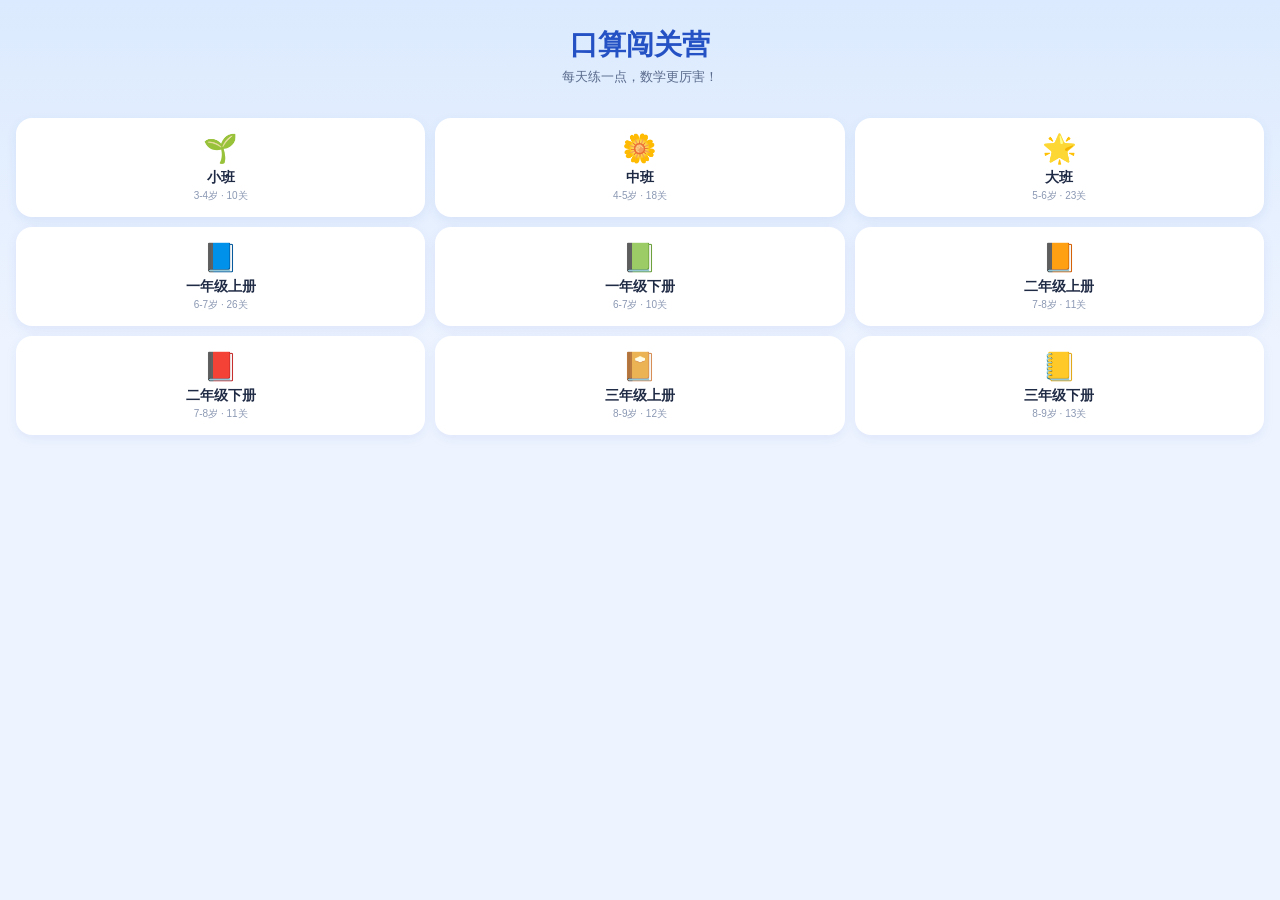
<file: 口算闯关营-index.html>
<!DOCTYPE html>
<html lang="zh-CN">
<head>
<meta charset="UTF-8">
<meta name="viewport" content="width=device-width, initial-scale=1.0, viewport-fit=cover, maximum-scale=1.0, user-scalable=no">
<title>口算闯关营</title>
<style>
* { box-sizing: border-box; margin: 0; padding: 0; -webkit-tap-highlight-color: transparent; }
html, body { height: 100%; font-family: -apple-system,"PingFang SC","Microsoft YaHei",sans-serif; background:#eef4ff; color:#1f2a44; overscroll-behavior:none; }
button { font-family: inherit; border: none; cursor: pointer; }
.screen { height: 100vh; height: 100dvh; width: 100%; overflow: hidden; }

/* ===== 首页 ===== */
.home-wrap { height:100%; display:flex; flex-direction:column; padding:20px 16px; background:linear-gradient(180deg,#dbeafe,#eef4ff 40%); overflow-y:auto; }
.home-title { font-size:28px; font-weight:800; color:#2451c4; text-align:center; margin-top:6px; }
.home-sub { font-size:13px; color:#5a6b8c; text-align:center; margin:4px 0 6px; }
.streak-display { text-align:center; font-size:13px; color:#ff7a00; font-weight:700; min-height:18px; margin-bottom:8px; }
.stage-list { display:grid; grid-template-columns: repeat(3,1fr); gap:10px; }
.stage-card { background:#fff; border-radius:16px; padding:14px 6px; text-align:center; box-shadow:0 4px 12px rgba(36,81,196,.08); }
.stage-card.soon { opacity:.45; }
.stage-icon { font-size:28px; }
.stage-name { font-size:14px; font-weight:700; margin-top:4px; }
.stage-sub { font-size:10px; color:#8b98b3; margin-top:2px; }

/* ===== 顶栏 ===== */
.topbar { height:56px; display:flex; align-items:center; justify-content:space-between; padding:max(10px,env(safe-area-inset-top)) 14px 0 14px; background:#fff; border-bottom:1px solid #e6ecf9; flex-shrink:0; }
.back-btn { background:none; font-size:15px; color:#2451c4; font-weight:600; }
.topbar-title { font-size:15px; font-weight:700; }

/* ===== 地图 ===== */
.map-scroll { height:calc(100% - 56px); overflow-y:auto; padding:14px; }
.level-node { display:flex; align-items:center; gap:12px; background:#fff; border-radius:14px; padding:12px 14px; margin-bottom:9px; box-shadow:0 2px 8px rgba(36,81,196,.06); }
.level-node.locked { opacity:.5; }
.level-node.current { border:2px solid #4f7dfb; }
.level-badge { width:38px; height:38px; border-radius:50%; display:flex; align-items:center; justify-content:center; font-weight:800; color:#fff; flex-shrink:0; font-size:14px; }
.level-badge.done { background:#ffb300; }
.level-badge.current { background:#4f7dfb; }
.level-badge.locked { background:#b7c2da; }
.level-info-name { font-size:14px; font-weight:700; }
.level-info-sub { font-size:11px; color:#8b98b3; margin-top:2px; }

/* ===== 答题页 ===== */
.answer-page { height:100%; display:flex; flex-direction:column; }
.answer-topbar { height:auto; min-height:56px; padding-bottom:6px; flex-direction:column; align-items:stretch; gap:3px; position:relative; }
.topbar-mid { display:flex; justify-content:space-between; align-items:center; }
.topbar-stats { display:flex; gap:10px; font-size:12px; font-weight:700; }
.dot-green { color:#16a34a; } .dot-red { color:#dc2626; }
.timer { position:absolute; right:14px; top:max(10px,env(safe-area-inset-top)); font-size:12px; font-weight:700; color:#2451c4; background:#eef4ff; padding:4px 9px; border-radius:10px; }

.question-area { flex:1; min-height:0; display:flex; align-items:center; justify-content:center; padding:6px 16px; position:relative; }
.question-card { width:100%; max-width:420px; background:#fff; border-radius:20px; box-shadow:0 8px 24px rgba(36,81,196,.1); display:flex; align-items:center; justify-content:center; font-size:clamp(24px,7vw,42px); font-weight:800; letter-spacing:1px; padding:clamp(10px,4vh,26px) 12px; text-align:center; min-height:70px; }
.question-card.correct { background:#e8fbe9; }
.question-card.wrong { background:#fdecec; }

.speak-btn { flex-shrink:0; margin:0 auto 4px; display:block; background:#eef4ff; color:#2451c4; font-size:13px; font-weight:600; padding:6px 16px; border-radius:20px; }

/* 数字键盘块：答案显示框 + 键盘 */
#arith-block { flex-shrink:0; display:flex; flex-direction:column; }
.answer-display { flex-shrink:0; margin:0 16px 6px; min-height:38px; background:#fff; border-radius:12px; display:flex; align-items:center; justify-content:center; font-size:22px; font-weight:700; border:2px solid #4f7dfb; }
.answer-display.placeholder { color:#b7c2da; font-size:15px; font-weight:500; border-color:#e6ecf9; }
.keypad { display:grid; grid-template-columns:repeat(3,1fr); gap:6px; padding:6px 12px max(8px,env(safe-area-inset-bottom)); }
.keypad button { height:clamp(38px,6.5vh,52px); border-radius:12px; background:#fff; font-size:19px; font-weight:700; box-shadow:0 2px 6px rgba(36,81,196,.08); }
.keypad .key-func { background:#fff1f1; color:#dc2626; font-size:14px; }
.keypad .key-confirm { grid-column:span 3; background:linear-gradient(135deg,#4f7dfb,#2451c4); color:#fff; font-size:17px; }

/* 选择题块 */
#choice-block { flex-shrink:0; display:none; grid-template-columns:repeat(2,1fr); gap:10px; padding:8px 16px max(14px,env(safe-area-inset-bottom)); }
.choice-opt { min-height:64px; border-radius:16px; background:#fff; font-size:22px; font-weight:700; box-shadow:0 3px 10px rgba(36,81,196,.1); padding:8px; display:flex; align-items:center; justify-content:center; }
.choice-opt.has-visual { min-height:96px; }
.choice-opt:disabled { opacity:.85; }
.choice-opt.opt-correct { background:#dcfce7; border:2px solid #16a34a; }
.choice-opt.opt-wrong { background:#fee2e2; border:2px solid #dc2626; }
.question-card svg { max-width:100%; }
.money-chip { background:linear-gradient(135deg,#fef3c7,#fde68a); border:2.5px solid #d97706; border-radius:12px; padding:10px 16px; font-size:22px; font-weight:800; color:#92400e; display:inline-flex; align-items:baseline; gap:3px; }
.money-unit { font-size:13px; font-weight:700; }

/* 幼儿园模式：更轻松可爱的配色 */
body.kg-mode .question-card { background:#fffdf5; }
body.kg-mode .choice-opt { border-radius:20px; }

/* 连击称号浮层 */
.combo-badge { position:absolute; left:50%; top:14%; transform:translate(-50%,0) scale(.6); display:flex; align-items:center; gap:8px; padding:10px 20px; border-radius:999px; font-weight:800; color:#fff; font-size:18px; opacity:0; pointer-events:none; animation:badgePop 1.4s ease forwards; box-shadow:0 8px 24px rgba(0,0,0,.2); z-index:5; }
@keyframes badgePop { 0%{opacity:0;transform:translate(-50%,10px) scale(.5);} 15%{opacity:1;transform:translate(-50%,0) scale(1.1);} 25%{transform:translate(-50%,0) scale(1);} 80%{opacity:1;} 100%{opacity:0;transform:translate(-50%,-10px) scale(.9);} }
.badge-lv1{background:linear-gradient(135deg,#ff9966,#ff5e3a);}
.badge-lv2{background:linear-gradient(135deg,#ffd166,#ff9f1c);box-shadow:0 0 24px rgba(255,159,28,.5);}
.badge-lv3{background:linear-gradient(135deg,#9d6bff,#5b3df0);}
.badge-lv4{background:linear-gradient(135deg,#ffd700,#2451c4);box-shadow:0 0 30px rgba(255,215,0,.6);}
.badge-lv5{background:linear-gradient(135deg,#ff3d81,#ffb300);box-shadow:0 0 40px rgba(255,61,129,.7);}

/* ===== 结算页 ===== */
.settlement-wrap { height:100%; overflow-y:auto; display:flex; flex-direction:column; align-items:center; padding:36px 20px max(20px,env(safe-area-inset-bottom)); text-align:center; gap:12px; }
.settle-emoji { font-size:56px; }
.settle-title { font-size:24px; font-weight:800; color:#16a34a; }
.settle-title.fail { color:#dc2626; }
.settle-stats { display:flex; gap:12px; width:100%; max-width:380px; margin:8px 0; justify-content:center; }
.stat-box { flex:1; border-radius:16px; padding:14px 8px; max-width:180px; }
.stat-green{background:#e8fbe9;} .stat-blue{background:#eaf1ff;}
.stat-num{font-size:24px;font-weight:800;}
.stat-green .stat-num{color:#16a34a;} .stat-blue .stat-num{color:#2451c4;}
.stat-label{font-size:11px;color:#8b98b3;margin-top:3px;}
#stat-stars { font-size:34px; color:#ffb300; }
.settle-titles-label{font-size:13px;color:#8b98b3;}
.settle-titles{display:flex;flex-wrap:wrap;gap:8px;justify-content:center;max-width:400px;}
.settle-titles .pill{display:flex;align-items:center;gap:6px;padding:8px 16px;border-radius:999px;color:#fff;font-weight:700;font-size:13px;}
.btn-primary{background:linear-gradient(135deg,#4f7dfb,#2451c4);color:#fff;font-size:16px;font-weight:700;padding:15px 26px;border-radius:16px;box-shadow:0 6px 16px rgba(36,81,196,.3);}
.btn-primary.big{width:100%;max-width:340px;}
.btn-secondary{background:#fff;color:#2451c4;border:1.5px solid #cfdcff;font-size:14px;font-weight:600;padding:11px 18px;border-radius:14px;flex:1;}
.settle-secondary{display:flex;gap:10px;width:100%;max-width:340px;margin-top:2px;}
</style>
</head>
<body>

<!-- 首页 -->
<div id="screen-home" class="screen">
  <div class="home-wrap">
    <h1 class="home-title">口算闯关营</h1>
    <p class="home-sub">每天练一点，数学更厉害！</p>
    <div class="streak-display" id="streak-display"></div>
    <div class="stage-list" id="stage-list"></div>
  </div>
</div>

<!-- 地图页 -->
<div id="screen-map" class="screen" style="display:none;">
  <div class="topbar">
    <button class="back-btn" onclick="goHome()">← 返回</button>
    <div class="topbar-title" id="map-stage-title">地图</div>
    <div style="width:44px;"></div>
  </div>
  <div class="map-scroll" id="map-list"></div>
</div>

<!-- 答题页 -->
<div id="screen-answer" class="screen" style="display:none;">
  <div class="answer-page">
    <div class="topbar answer-topbar">
      <button class="back-btn" id="back-btn-answer">← 返回</button>
      <div class="topbar-mid">
        <div class="topbar-title" id="level-title">关卡</div>
        <div class="topbar-stats" id="elem-hud">
          <span id="qindex">第1题</span>
          <span class="dot-green" id="correct-count">🟢0</span>
          <span class="dot-red" id="wrong-count">🔴0</span>
        </div>
        <div class="topbar-stats" id="kg-hud" style="display:none;"><span id="qindex-kg"></span></div>
      </div>
      <div class="timer" id="timer">10:00</div>
    </div>

    <div class="question-area">
      <div class="question-card" id="question-card"></div>
      <div id="combo-badge-layer"></div>
    </div>

    <button class="speak-btn" onclick="manualSpeak()">🔊 再读一遍</button>

    <div id="arith-block">
      <div class="answer-display placeholder" id="answer-display">请输入答案</div>
      <div class="keypad">
        <button onclick="keypadInput('1')">1</button><button onclick="keypadInput('2')">2</button><button onclick="keypadInput('3')">3</button>
        <button onclick="keypadInput('4')">4</button><button onclick="keypadInput('5')">5</button><button onclick="keypadInput('6')">6</button>
        <button onclick="keypadInput('7')">7</button><button onclick="keypadInput('8')">8</button><button onclick="keypadInput('9')">9</button>
        <button class="key-func" onclick="keypadClear()">清除</button><button onclick="keypadInput('0')">0</button><button class="key-func" onclick="keypadDelete()">删除</button>
        <button class="key-confirm" onclick="keypadConfirm()">确定</button>
      </div>
    </div>

    <div id="choice-block"></div>
  </div>
</div>

<!-- 结算页 -->
<div id="screen-settlement" class="screen" style="display:none;">
  <div class="settlement-wrap">
    <div class="settle-emoji" id="settle-emoji">🎉</div>
    <div class="settle-title" id="settle-title">闯关成功！</div>
    <div class="settle-stats">
      <div class="stat-box stat-green" id="stat-correct-wrap">
        <div class="stat-num" id="stat-correct">-</div>
        <div class="stat-label">首轮正确</div>
      </div>
      <div class="stat-box stat-green" id="stat-stars-wrap" style="display:none;">
        <div id="stat-stars">★★★</div>
        <div class="stat-label">本关评价</div>
      </div>
      <div class="stat-box stat-blue">
        <div class="stat-num" id="stat-time">00:00</div>
        <div class="stat-label">用时</div>
      </div>
    </div>
    <div class="settle-titles-label" id="titles-label">🎖 本关评级</div>
    <div class="settle-titles" id="settle-titles"></div>
    <button class="btn-primary big" id="btn-next-level" onclick="challengeNext()">挑战下一关</button>
    <div class="settle-secondary">
      <button class="btn-secondary" onclick="goToCurrentMap()">返回地图</button>
      <button class="btn-secondary" onclick="retryLevel()">再玩一次</button>
    </div>
  </div>
</div>

<!-- 失败页 -->
<div id="screen-failed" class="screen" style="display:none;">
  <div class="settlement-wrap">
    <div class="settle-emoji">😅</div>
    <div class="settle-title fail">挑战失败，再来一次吧！</div>
    <button class="btn-primary big" onclick="retryLevel()">重新挑战</button>
    <div class="settle-secondary">
      <button class="btn-secondary" onclick="goToCurrentMap()">返回地图</button>
    </div>
  </div>
</div>

<script>
// ===== 通用工具 =====
function shuffle(arr) {
  const a = arr.slice();
  for (let i = a.length - 1; i > 0; i--) {
    const j = Math.floor(Math.random() * (i + 1));
    [a[i], a[j]] = [a[j], a[i]];
  }
  return a;
}
function pick(pool, n) { return shuffle(pool).slice(0, Math.min(n, pool.length)); }
function randInt(min, max) { return Math.floor(Math.random() * (max - min + 1)) + min; }

// ===== 算术题生成（数字键盘类） =====
function numText(n) { return String(n); }

function makeArith(a, op, b, answer) {
  const opWord = op === '+' ? '加' : '减';
  return {
    type: 'arith',
    expression: `${a} ${op} ${b} = ?`,
    answer,
    speechText: `${numText(a)}${opWord}${numText(b)}等于多少`
  };
}

function genAddPool(max, opts = {}) {
  const { noCarry = false, mustCarry = false, minSum = 0, minA = 0 } = opts;
  const pool = [];
  for (let a = minA; a <= max; a++) {
    for (let b = 0; b <= max; b++) {
      const sum = a + b;
      if (sum > max) continue;
      if (sum < minSum) continue;
      if (noCarry && (a % 10 + b % 10) >= 10) continue;
      if (mustCarry && (a % 10 + b % 10) < 10) continue;
      if (a === 0 && b === 0) continue;
      pool.push(makeArith(a, '+', b, sum));
    }
  }
  return pool;
}
function genSubPool(max, opts = {}) {
  const { noBorrow = null, minA = 0 } = opts;
  const pool = [];
  for (let a = minA; a <= max; a++) {
    for (let b = 0; b <= a; b++) {
      const diff = a - b;
      if (noBorrow === true && (a % 10) < (b % 10)) continue;
      if (noBorrow === false && (a % 10) >= (b % 10)) continue;
      if (a === 0 && b === 0) continue;
      pool.push(makeArith(a, '-', b, diff));
    }
  }
  return pool;
}
function genMixPool(max, opts = {}) {
  return shuffle([...genAddPool(max, opts), ...genSubPool(max, opts)]);
}

// 整十数加减整十数
function genTensAddPool(max) {
  const pool = [];
  for (let a = 10; a <= max; a += 10) for (let b = 10; b <= max; b += 10) {
    if (a + b <= max) pool.push(makeArith(a, '+', b, a + b));
  }
  return pool;
}
function genTensSubPool(max) {
  const pool = [];
  for (let a = 20; a <= max; a += 10) for (let b = 10; b <= a; b += 10) {
    pool.push(makeArith(a, '-', b, a - b));
  }
  return pool;
}
// 两位数加减一位数（默认不进位/不退位，符合一下册教材顺序）
function genTwoOneAddPool(max, opts = {}) {
  const { mustCarry = false } = opts;
  const pool = [];
  for (let a = 10; a <= 99; a++) for (let b = 1; b <= 9; b++) {
    const sum = a + b;
    if (sum > max) continue;
    const carries = (a % 10 + b) >= 10;
    if (mustCarry && !carries) continue;
    if (!mustCarry && carries) continue;
    pool.push(makeArith(a, '+', b, sum));
  }
  return pool;
}
function genTwoOneSubPool(max, opts = {}) {
  const { mustBorrow = false } = opts;
  const pool = [];
  for (let a = 10; a <= max; a++) for (let b = 1; b <= 9; b++) {
    if (b > a) continue;
    const borrows = (a % 10) < b;
    if (mustBorrow && !borrows) continue;
    if (!mustBorrow && borrows) continue;
    pool.push(makeArith(a, '-', b, a - b));
  }
  return pool;
}
// 生成一个"取N题"的关卡内容函数（返回array，供 getLevelContent 调用）
function arithLevel(poolFn, count) {
  return () => pick(poolFn(), count);
}

// ===== 选择题生成（点选/选择题类，幼儿园及部分小学概念题共用） =====
// option: { label(展示文字/emoji), correct(bool), size(可选，用于大小/高矮对比的字号) }
function makeChoice(promptText, speechText, options) {
  return { type: 'choice', promptText, speechText, options: shuffle(options) };
}

function starsStr(n) { return '⭐'.repeat(n); }
function applesStr(n) { return '🍎'.repeat(n); }

// ===== 可视化组件（钟表/分数/人民币/图形），用于替代纯文字/emoji的题目呈现 =====
function clockSVG(hour, minute) {
  const h = hour % 12;
  const hourAngle = h * 30 + minute * 0.5 - 90;
  const minAngle = minute * 6 - 90;
  const hx = 50 + 20 * Math.cos(hourAngle * Math.PI / 180);
  const hy = 50 + 20 * Math.sin(hourAngle * Math.PI / 180);
  const mx = 50 + 32 * Math.cos(minAngle * Math.PI / 180);
  const my = 50 + 32 * Math.sin(minAngle * Math.PI / 180);
  return `<svg viewBox="0 0 100 100" width="86" height="86">
    <circle cx="50" cy="50" r="46" fill="#fff" stroke="#2451c4" stroke-width="4"/>
    <text x="50" y="20" font-size="11" text-anchor="middle" fill="#1f2a44">12</text>
    <text x="82" y="54" font-size="11" text-anchor="middle" fill="#1f2a44">3</text>
    <text x="50" y="88" font-size="11" text-anchor="middle" fill="#1f2a44">6</text>
    <text x="18" y="54" font-size="11" text-anchor="middle" fill="#1f2a44">9</text>
    <line x1="50" y1="50" x2="${hx}" y2="${hy}" stroke="#1f2a44" stroke-width="4.5" stroke-linecap="round"/>
    <line x1="50" y1="50" x2="${mx}" y2="${my}" stroke="#4f7dfb" stroke-width="3" stroke-linecap="round"/>
    <circle cx="50" cy="50" r="3.5" fill="#1f2a44"/>
  </svg>`;
}
function fractionSVG(num, den) {
  const w = 64 / den;
  let rects = '';
  for (let i = 0; i < den; i++) {
    const filled = i < num;
    rects += `<rect x="${8 + i * w}" y="16" width="${w - 2}" height="32" fill="${filled ? '#4f7dfb' : '#eef4ff'}" stroke="#2451c4" stroke-width="2"/>`;
  }
  return `<svg viewBox="0 0 80 64" width="90" height="72">${rects}</svg>`;
}
function moneyChip(value, unit) {
  const u = unit || '元';
  const prefix = u === '元' ? '¥' : '';
  return `<div class="money-chip">${prefix}${value}<span class="money-unit">${u}</span></div>`;
}
const SHAPE_PATHS = {
  circle: '<circle cx="40" cy="40" r="32"/>',
  square: '<rect x="10" y="10" width="60" height="60"/>',
  triangle: '<polygon points="40,8 74,70 6,70"/>',
  rectangle: '<rect x="6" y="20" width="68" height="40"/>',
  pentagon: '<polygon points="40,6 74,30 61,70 19,70 6,30"/>',
};
function shapeSVG(shape, color) {
  return `<svg viewBox="0 0 80 80" width="60" height="60"><g fill="${color || '#4f7dfb'}">${SHAPE_PATHS[shape] || ''}</g></svg>`;
}
function renderVisual(v) {
  if (!v) return '';
  if (v.type === 'clock') return clockSVG(v.hour, v.minute);
  if (v.type === 'fraction') return fractionSVG(v.num, v.den);
  if (v.type === 'money') return moneyChip(v.value, v.unit);
  if (v.type === 'shape') return shapeSVG(v.shape, v.color);
  return '';
}

window.KS = { shuffle, pick, randInt, makeArith, genAddPool, genSubPool, genMixPool,
  genTensAddPool, genTensSubPool, genTwoOneAddPool, genTwoOneSubPool,
  arithLevel, makeChoice, starsStr, applesStr, renderVisual };


// ===== 幼儿园阶段关卡内容 =====
(function () {
  const { makeChoice, starsStr, applesStr, randInt, arithLevel, genAddPool, genSubPool, genMixPool, shuffle, pick } = window.KS;

  // ---------- 小班 10关 ----------
  const XIAOBAN = [
    { name: '形状小侦探', content: () => [
      makeChoice('请找出圆形', '请找出圆形', [{visual:{type:'shape',shape:'circle'},correct:true},{visual:{type:'shape',shape:'square'}},{visual:{type:'shape',shape:'triangle'}}]),
      makeChoice('请找出方形', '请找出方形', [{visual:{type:'shape',shape:'triangle'}},{visual:{type:'shape',shape:'square'},correct:true},{visual:{type:'shape',shape:'circle'}}]),
      makeChoice('请找出三角形', '请找出三角形', [{visual:{type:'shape',shape:'square'}},{visual:{type:'shape',shape:'circle'}},{visual:{type:'shape',shape:'triangle'},correct:true}]),
      makeChoice('请找出圆形', '请找出圆形', [{visual:{type:'shape',shape:'triangle'}},{visual:{type:'shape',shape:'circle'},correct:true},{visual:{type:'shape',shape:'square'}}]),
      makeChoice('请找出方形', '请找出方形', [{visual:{type:'shape',shape:'circle'}},{visual:{type:'shape',shape:'triangle'}},{visual:{type:'shape',shape:'square'},correct:true}]),
    ]},
    { name: '大小比一比', content: () => [
      makeChoice('哪个更大呀', '哪个更大呀', [{label:'🍎',size:64,correct:true},{label:'🍎',size:26}]),
      makeChoice('哪个更小呀', '哪个更小呀', [{label:'🍉',size:60},{label:'🍉',size:24,correct:true}]),
      makeChoice('哪个更大呀', '哪个更大呀', [{label:'⚽',size:30},{label:'⚽',size:68,correct:true}]),
      makeChoice('哪个更小呀', '哪个更小呀', [{label:'🐟',size:22,correct:true},{label:'🐟',size:58}]),
    ]},
    { name: '谁多谁少', content: () => [
      makeChoice('哪边星星更多', '哪边星星更多', [{label:starsStr(2)},{label:starsStr(5),correct:true}]),
      makeChoice('哪边苹果更少', '哪边苹果更少', [{label:applesStr(4)},{label:applesStr(1),correct:true}]),
      makeChoice('哪边星星更多', '哪边星星更多', [{label:starsStr(6),correct:true},{label:starsStr(3)}]),
      makeChoice('哪边苹果更少', '哪边苹果更少', [{label:applesStr(2),correct:true},{label:applesStr(5)}]),
    ]},
    { name: '高矮排排队', content: () => [
      makeChoice('谁更高呀', '谁更高呀', [{label:'🌳',size:70,correct:true},{label:'🌳',size:26}]),
      makeChoice('谁更矮呀', '谁更矮呀', [{label:'🕯',size:60},{label:'🕯',size:22,correct:true}]),
      makeChoice('谁更高呀', '谁更高呀', [{label:'🦒',size:28},{label:'🦒',size:66,correct:true}]),
    ]},
    { name: '数数小能手', content: () => [1,2,3,4,5].map(n =>
      makeChoice(`数一数：${starsStr(n)}`, '数一数，一共有几个星星', shuffle([
        {label:String(n),correct:true},
        {label:String(Math.max(1,n-1))},
        {label:String(Math.min(5,n+1))}
      ]))
    )},
    { name: '数字宝宝找朋友', content: () => [1,2,3,4,5].map(n =>
      makeChoice(`请选出${n}个苹果`, `请选出${n}个苹果`, shuffle([
        {label:applesStr(n),correct:true},
        {label:applesStr(Math.max(1,n-1))},
        {label:applesStr(Math.min(5,n+1))}
      ]))
    )},
    { name: '数字捉迷藏', content: () => [1,2,3,4,5].map(n =>
      makeChoice(`${starsStr(n)} 这是数字几`, `一共这么多星星，这是数字几`, shuffle([
        {label:String(n),correct:true},
        {label:String(Math.max(1,n-1))},
        {label:String(Math.min(5,n+1))}
      ]))
    )},
    { name: '数字小火车', content: () => [
      makeChoice('1，2，（ ），4', '1、2、空格、4，空格应该填几', [{label:'3',correct:true},{label:'5'},{label:'1'}]),
      makeChoice('（ ），2，3，4', '空格、2、3、4，空格应该填几', [{label:'5'},{label:'1',correct:true},{label:'3'}]),
      makeChoice('2，3，（ ），5', '2、3、空格、5，空格应该填几', [{label:'4',correct:true},{label:'6'},{label:'2'}]),
    ]},
    { name: '一个和许多', content: () => [
      makeChoice(`${applesStr(1)} 这是一个还是许多`, '这是一个还是许多', [{label:'一个',correct:true},{label:'许多'}]),
      makeChoice(`${applesStr(6)} 这是一个还是许多`, '这是一个还是许多', [{label:'一个'},{label:'许多',correct:true}]),
      makeChoice(`${starsStr(1)} 这是一个还是许多`, '这是一个还是许多', [{label:'一个',correct:true},{label:'许多'}]),
      makeChoice(`${starsStr(7)} 这是一个还是许多`, '这是一个还是许多', [{label:'一个'},{label:'许多',correct:true}]),
    ]},
    { name: '综合复习', content: () => {
      const all = [
        ...XIAOBAN[0].content(), ...XIAOBAN[2].content(), ...XIAOBAN[4].content(),
        ...XIAOBAN[6].content(), ...XIAOBAN[8].content()
      ];
      return pick(all, 8);
    }},
  ];

  // ---------- 中班 15+3=18关 ----------
  const ZHONGBAN = [
    { name: '数数小明星', content: () => [6,7,8,9,10].map(n =>
      makeChoice(`数一数：${starsStr(n)}`, '数一数，一共有几个星星', shuffle([
        {label:String(n),correct:true},{label:String(n-2)},{label:String(Math.min(10,n+2))}
      ]))
    )},
    { name: '数字配送员', content: () => [6,7,8,9,10].map(n =>
      makeChoice(`请选出${n}个苹果`, `请选出${n}个苹果`, shuffle([
        {label:applesStr(n),correct:true},{label:applesStr(n-2)},{label:applesStr(Math.min(10,n+2))}
      ]))
    )},
    { name: '数字好朋友', content: () => [6,7,8,9,10].map(n =>
      makeChoice(`${starsStr(n)} 这是数字几`, '一共这么多，这是数字几', shuffle([
        {label:String(n),correct:true},{label:String(n-1)},{label:String(Math.min(10,n+1))}
      ]))
    )},
    { name: '谁最多', content: () => [
      makeChoice('哪组最多', '哪组最多', [{label:starsStr(4)},{label:starsStr(9),correct:true},{label:starsStr(6)}]),
      makeChoice('哪组最少', '哪组最少', [{label:starsStr(8)},{label:starsStr(3),correct:true},{label:starsStr(5)}]),
      makeChoice('哪组最多', '哪组最多', [{label:applesStr(7)},{label:applesStr(2)},{label:applesStr(10),correct:true}]),
    ]},
    { name: '数字排排坐', content: () => [
      makeChoice('5，6，（ ），8', '5、6、空格、8，填几', [{label:'7',correct:true},{label:'9'},{label:'4'}]),
      makeChoice('（ ），8，9，10', '空格、8、9、10，填几', [{label:'11'},{label:'7',correct:true},{label:'6'}]),
      makeChoice('7，（ ），9，10', '7、空格、9、10，填几', [{label:'8',correct:true},{label:'6'},{label:'11'}]),
    ]},
    { name: '变来变去都一样', content: () => [
      makeChoice(`${starsStr(5)} 换个排法还是这样：⭐⭐ ⭐⭐⭐ 一共还是几个`, '不管怎么摆，一共还是几个', [{label:'5',correct:true},{label:'4'},{label:'6'}]),
      makeChoice('5个苹果分成两堆，2个和3个，一共还是几个', '5个苹果分成两堆，一共还是几个', [{label:'5',correct:true},{label:'6'},{label:'4'}]),
    ]},
    { name: '数字分分乐', content: () => [
      makeChoice('10可以分成6和几', '10可以分成6和几', [{label:'4',correct:true},{label:'5'},{label:'3'}]),
      makeChoice('10可以分成3和几', '10可以分成3和几', [{label:'6'},{label:'7',correct:true},{label:'8'}]),
      makeChoice('8可以分成5和几', '8可以分成5和几', [{label:'3',correct:true},{label:'4'},{label:'2'}]),
      makeChoice('9可以分成4和几', '9可以分成4和几', [{label:'6'},{label:'5',correct:true},{label:'4'}]),
    ]},
    { name: '排队小达人', content: () => [
      makeChoice('🐰🐱🐶🐷🐭 小猫排第几', '排队里，小猫排第几', [{label:'第1个'},{label:'第2个',correct:true},{label:'第3个'}]),
      makeChoice('🐰🐱🐶🐷🐭 小狗排第几', '排队里，小狗排第几', [{label:'第2个'},{label:'第4个'},{label:'第3个',correct:true}]),
    ]},
    { name: '规律小侦探', content: () => [
      makeChoice('🔴🔵🔴🔵（ ）下一个是什么', 'ABAB规律，下一个是什么', [{label:'🔴',correct:true},{label:'🔵'}]),
      makeChoice('⭐🌙⭐🌙（ ）下一个是什么', 'ABAB规律，下一个是什么', [{label:'⭐'},{label:'🌙',correct:true}]),
      makeChoice('🍎🍌🍎🍌（ ）下一个是什么', 'ABAB规律，下一个是什么', [{label:'🍎',correct:true},{label:'🍌'}]),
    ]},
    { name: '方位小探险', content: () => [
      makeChoice('🐦在树的上面还是下面', '小鸟在树的上面还是下面', [{label:'上面',correct:true},{label:'下面'}]),
      makeChoice('🐰在洞的里面还是外面', '兔子在洞的里面还是外面', [{label:'里面',correct:true},{label:'外面'}]),
    ]},
    { name: '数字在哪里', content: () => [
      makeChoice('生活中哪里能看到数字', '生活中哪里能看到数字', [{label:'🕐时钟',correct:true},{label:'🌳大树'}]),
      makeChoice('生活中哪里能看到数字', '生活中哪里能看到数字', [{label:'🌸小花'},{label:'💰钱',correct:true}]),
    ]},
    { name: '分类小管家', content: () => [
      makeChoice('🍎🍌🍎 哪种水果更多', '哪种水果更多', [{label:'苹果',correct:true},{label:'香蕉'}]),
      makeChoice('🔴🔵🔴🔴 哪种颜色更多', '哪种颜色更多', [{label:'红色',correct:true},{label:'蓝色'}]),
    ]},
    { name: '合在一起是多少', content: () => [1,2,3].map(() => {
      const a = randInt(1,3), b = randInt(1,2);
      return makeChoice(`${applesStr(a)} 和 ${applesStr(b)} 合起来是几个`, `${a}和${b}合起来是几个`, shuffle([
        {label:String(a+b),correct:true},{label:String(a+b+1)},{label:String(Math.max(1,a+b-1))}
      ]));
    })},
    { name: '还剩几个', content: () => [1,2,3].map(() => {
      const a = randInt(3,5), b = randInt(1,a-1);
      return makeChoice(`原来有${a}个，吃了${b}个，还剩几个`, `原来有${a}个，吃了${b}个，还剩几个`, shuffle([
        {label:String(a-b),correct:true},{label:String(a-b+1)},{label:String(Math.max(0,a-b-1))}
      ]));
    })},
    { name: '综合复习', content: () => pick([
        ...ZHONGBAN[0].content(), ...ZHONGBAN[3].content(), ...ZHONGBAN[6].content(),
        ...ZHONGBAN[9].content(), ...ZHONGBAN[12].content()
      ], 8)
    },
    // 新增3关：10以内加减法与综合
    { name: '加法小旅程', content: arithLevel(() => genAddPool(10), 10) },
    { name: '减法小旅程', content: arithLevel(() => genSubPool(10), 10) },
    { name: '加减大集合', content: arithLevel(() => genMixPool(10), 10) },
  ];

  // ---------- 大班 16+7=23关 ----------
  const DABAN = [
    { name: '数数大挑战', content: () => [12,15,18,20].map(n =>
      makeChoice(`从1数到${n}，最后一个数是几`, `从1数到${n}，最后一个数是几`, [{label:String(n),correct:true},{label:String(n-1)},{label:String(n+1)}])
    )},
    { name: '11-20好朋友', content: () => shuffle(Array.from({length:10},(_,i)=>i+11)).slice(0,6).map(n =>
      makeChoice(`这是数字几：${n}`, `这是数字几`, [{label:String(n),correct:true},{label:String(n-1)},{label:String(n+1)}])
    )},
    { name: '加法小高手', content: arithLevel(() => genAddPool(10), 12) },
    { name: '减法小高手', content: arithLevel(() => genSubPool(10), 12) },
    { name: '加减大闯关', content: arithLevel(() => genMixPool(10), 15) },
    { name: '数字分合大挑战', content: () => [
      makeChoice('10可以分成7和几', '10可以分成7和几', [{label:'2'},{label:'3',correct:true},{label:'4'}]),
      makeChoice('10可以分成4和几', '10可以分成4和几', [{label:'6',correct:true},{label:'5'},{label:'7'}]),
      makeChoice('9可以分成2和几', '9可以分成2和几', [{label:'6'},{label:'7',correct:true},{label:'8'}]),
      makeChoice('8可以分成3和几', '8可以分成3和几', [{label:'5',correct:true},{label:'4'},{label:'6'}]),
    ]},
    { name: '加法小进阶', content: arithLevel(() => genAddPool(20, {noCarry:true, minSum:11}), 15) },
    { name: '减法小进阶', content: arithLevel(() => genSubPool(20, {noBorrow:true, minA:11}), 15) },
    { name: '单双数大冒险', content: () => shuffle(Array.from({length:10},(_,i)=>i+1)).slice(0,6).map(n =>
      makeChoice(`${n}是单数还是双数`, `${n}是单数还是双数`, [{label:'单数',correct: n%2===1},{label:'双数',correct: n%2===0}])
    )},
    { name: '规律大师', content: () => [
      makeChoice('🔴🔵🟡🔴🔵🟡（ ）下一个是什么', 'ABC规律，下一个是什么', [{label:'🔴',correct:true},{label:'🔵'},{label:'🟡'}]),
      makeChoice('1，2，3，（ ），5', '递增规律，空格填几', [{label:'4',correct:true},{label:'6'},{label:'3'}]),
      makeChoice('2，4，6，（ ）', '递增规律(每次+2)，空格填几', [{label:'7'},{label:'8',correct:true},{label:'9'}]),
    ]},
    { name: '立体图形王国', content: () => [
      makeChoice('哪个是球体', '哪个是球体', [{label:'⚽',correct:true},{label:'📦'},{label:'🧊'}]),
      makeChoice('哪个是正方体', '哪个是正方体', [{label:'⚽'},{label:'🎲',correct:true},{label:'🥫'}]),
      makeChoice('哪个是圆柱体', '哪个是圆柱体', [{label:'🥫',correct:true},{label:'🎲'},{label:'⚽'}]),
    ]},
    { name: '时间小主人', content: () => [1,3,6,9].map(h => {
      const q = makeChoice(`现在几点`, `现在是几点`, [
        {label:`${h}点`,correct:true},{label:`${h===12?1:h+1}点`},{label:'12点'}
      ]);
      q.promptVisual = { type: 'clock', hour: h, minute: 0 };
      return q;
    })},
    { name: '小小采购员', content: () => [
      makeChoice('买1元的东西，应该用哪张钱', '买1元的东西，应该用哪张钱', [
        {visual:{type:'money',value:1},correct:true},{visual:{type:'money',value:5}},{visual:{type:'money',value:10}}
      ]),
      makeChoice('买5元的东西，应该用哪张钱', '买5元的东西，应该用哪张钱', [
        {visual:{type:'money',value:1}},{visual:{type:'money',value:5},correct:true},{visual:{type:'money',value:10}}
      ]),
      makeChoice('买10元的东西，应该用哪张钱', '买10元的东西，应该用哪张钱', [
        {visual:{type:'money',value:5}},{visual:{type:'money',value:1}},{visual:{type:'money',value:10},correct:true}
      ]),
    ]},
    { name: '看图列式', content: () => [
      makeChoice(`${applesStr(3)}和${applesStr(2)}合起来，用什么算式`, '3个苹果和2个苹果合起来，用什么算式', [{label:'3+2',correct:true},{label:'3-2'},{label:'2-3'}]),
      makeChoice(`${applesStr(5)}吃掉2个，用什么算式`, '5个苹果吃掉2个，用什么算式', [{label:'5+2'},{label:'5-2',correct:true},{label:'2-5'}]),
    ]},
    { name: '生活数学家', content: () => [
      makeChoice('小明有5支笔，送给小红2支，还剩几支', '小明有5支笔，送给小红2支，还剩几支', [{label:'3支',correct:true},{label:'7支'},{label:'2支'}]),
      makeChoice('小红有3颗糖，妈妈又给了2颗，一共几颗', '小红有3颗糖，妈妈又给了2颗，一共几颗', [{label:'5颗',correct:true},{label:'1颗'},{label:'6颗'}]),
    ]},
    { name: '大班数学小状元', content: () => pick([
        ...DABAN[2].content(), ...DABAN[3].content(), ...DABAN[6].content(), ...DABAN[7].content(),
        ...DABAN[9].content(), ...DABAN[13].content()
      ], 10)
    },
    // 新增7关
    { name: '20以内加法闯关', content: arithLevel(() => genAddPool(20, {minSum:11}), 15) },
    { name: '20以内减法闯关', content: arithLevel(() => genSubPool(20, {minA:11}), 15) },
    { name: '20以内综合挑战', content: arithLevel(() => genMixPool(20, {minA:11}), 15) },
    { name: '30以内加法闯关', content: arithLevel(() => genAddPool(30, {minSum:21}), 15) },
    { name: '30以内减法闯关', content: arithLevel(() => genSubPool(30, {minA:21}), 15) },
    { name: '30以内综合挑战', content: arithLevel(() => genMixPool(30, {minA:21}), 15) },
    { name: '大班算术小状元', content: arithLevel(() => genMixPool(30), 18) },
  ];

  window.KS_KG_CONTENT = { XIAOBAN, ZHONGBAN, DABAN };
})();


// ===== 一年级上册关卡内容（小学完整机制） =====
(function () {
  const { makeChoice, applesStr, randInt, arithLevel, genAddPool, genSubPool, genMixPool, shuffle, pick, makeArith } = window.KS;

  // 三数连加连减（简化：a+b+c 或 a-b-c，左到右计算）
  function make3(a, op1, b, op2, c) {
    const v1 = op1 === '+' ? a + b : a - b;
    const answer = op2 === '+' ? v1 + c : v1 - c;
    const w1 = op1 === '+' ? '加' : '减';
    const w2 = op2 === '+' ? '加' : '减';
    return {
      type: 'arith',
      expression: `${a} ${op1} ${b} ${op2} ${c} = ?`,
      answer,
      speechText: `${a}${w1}${b}${w2}${c}等于多少`
    };
  }
  function gen3Pool(max, ops) {
    const pool = [];
    for (let a = 0; a <= max; a++) for (let b = 0; b <= max; b++) for (let c = 0; c <= max; c++) {
      for (const [op1, op2] of ops) {
        const v1 = op1 === '+' ? a + b : a - b;
        if (v1 < 0 || v1 > max) continue;
        const ans = op2 === '+' ? v1 + c : v1 - c;
        if (ans < 0 || ans > max) continue;
        if (a===0 && b===0 && c===0) continue;
        pool.push(make3(a, op1, b, op2, c));
      }
    }
    return pool;
  }

  const Y1S1 = [
    { name: '1-5的认识', content: () => [1,2,3,4,5].map(n =>
      makeChoice(`${applesStr(n)} 这是数字几`, '这是数字几', shuffle([
        {label:String(n),correct:true},{label:String(Math.max(1,n-1))},{label:String(Math.min(5,n+1))}
      ]))
    )},
    { name: '比大小', content: () => [[3,5],[7,2],[4,4],[8,6]].map(([a,b]) =>
      makeChoice(`${a} 和 ${b} 比，哪个符号对`, `${a}和${b}比大小，选哪个符号`, [
        {label:'>',correct: a>b},{label:'<',correct: a<b},{label:'=',correct: a===b}
      ])
    )},
    { name: '第几（序数）', content: () => [
      makeChoice('🐰🐱🐶🐷🐭 小狗排第几', '小狗排第几', [{label:'第3个',correct:true},{label:'第2个'},{label:'第4个'}]),
      makeChoice('🐰🐱🐶🐷🐭 从右数小猫排第几', '从右边数，小猫排第几', [{label:'第4个',correct:true},{label:'第2个'},{label:'第1个'}]),
    ]},
    { name: '分与合(2-5)', content: () => [
      makeChoice('4可以分成1和几', '4可以分成1和几', [{label:'3',correct:true},{label:'2'},{label:'4'}]),
      makeChoice('5可以分成2和几', '5可以分成2和几', [{label:'2'},{label:'3',correct:true},{label:'4'}]),
      makeChoice('3可以分成1和几', '3可以分成1和几', [{label:'2',correct:true},{label:'3'},{label:'1'}]),
    ]},
    { name: '5以内加法', content: arithLevel(() => genAddPool(5), 12) },
    { name: '5以内减法', content: arithLevel(() => genSubPool(5), 12) },
    { name: '0的认识', content: () => [
      makeChoice('盘子里一个苹果都没有，用数字几表示', '盘子里一个苹果都没有，用数字几表示', [{label:'0',correct:true},{label:'1'},{label:'2'}]),
      makeChoice('3-3等于几', '3减3等于几', [{label:'0',correct:true},{label:'3'},{label:'1'}]),
    ]},
    { name: '6-10的认识', content: () => [6,7,8,9,10].map(n =>
      makeChoice(`这是数字几：${n}`, '这是数字几', shuffle([
        {label:String(n),correct:true},{label:String(n-1)},{label:String(Math.min(10,n+1))}
      ]))
    )},
    { name: '6-10加减法', content: arithLevel(() => genMixPool(10, {minA:6}), 14) },
    { name: '10以内连加连减', content: arithLevel(() => gen3Pool(10, [['+','+'],['-','-']]), 12) },
    { name: '10以内加减混合', content: arithLevel(() => gen3Pool(10, [['+','-'],['-','+']]), 12) },
    { name: '11-20各数的认识', content: () => shuffle(Array.from({length:10},(_,i)=>i+11)).slice(0,6).map(n =>
      makeChoice(`这是数字几：${n}`, '这是数字几', [{label:String(n),correct:true},{label:String(n-1)},{label:String(n+1)}])
    )},
    { name: '20以内不进位加法', content: arithLevel(() => genAddPool(20, {noCarry:true, minSum:11}), 15) },
    { name: '20以内不退位减法', content: arithLevel(() => genSubPool(20, {noBorrow:true, minA:11}), 15) },
    { name: '认识钟表(整点)', content: () => [1,3,6,9,12].map(h => {
      const q = makeChoice(`现在几点`, `现在是几点`, shuffle([
        {label:`${h}点`,correct:true},{label:`${h===12?1:h+1}点`},{label:'12点'}
      ]));
      q.promptVisual = { type: 'clock', hour: h, minute: 0 };
      return q;
    })},
    { name: '20以内进位加法', content: arithLevel(() => genAddPool(20, {mustCarry:true}), 15) },
    { name: '综合复习', content: () => pick([
        ...genMixPool(20,{minA:6}).slice(0,20)
      ], 15)
    },
    // 新增9关
    { name: '加法进阶营', content: arithLevel(() => genAddPool(20, {minA:10, minSum:11}), 16) },
    { name: '减法进阶营', content: arithLevel(() => genSubPool(20, {minA:10}), 16) },
    { name: '进阶综合挑战', content: arithLevel(() => genMixPool(20, {minA:10}), 18) },
    { name: '加法再进阶', content: arithLevel(() => genAddPool(30, {minA:15, minSum:21}), 16) },
    { name: '减法再进阶', content: arithLevel(() => genSubPool(30, {minA:20}), 16) },
    { name: '综合再挑战', content: arithLevel(() => genMixPool(30, {minA:20}), 18) },
    { name: '加法大师营', content: arithLevel(() => genAddPool(50, {minA:25, minSum:31}), 18) },
    { name: '减法大师营', content: arithLevel(() => genSubPool(50, {minA:30}), 18) },
    { name: '一年级算术小达人', content: arithLevel(() => genMixPool(50, {minA:10}), 20) },
  ];

  window.KS_Y1S1_CONTENT = Y1S1;
})();


// ===== 一年级下册关卡内容 =====
(function () {
  const { makeChoice, randInt, arithLevel, genSubPool, genTensAddPool, genTensSubPool,
    genTwoOneAddPool, genTwoOneSubPool, shuffle, pick } = window.KS;

  const Y1S2 = [
    { name: '20以内退位减法', content: arithLevel(() => genSubPool(20, { noBorrow: false, minA: 11 }), 15) },
    { name: '100以内数的认识', content: () => shuffle(Array.from({length:80},(_,i)=>i+20)).slice(0,7).map(n =>
      makeChoice(`这是数字几：${n}`, '这是数字几', shuffle([
        {label:String(n),correct:true},{label:String(n-1)},{label:String(n+2)}
      ]))
    )},
    { name: '数的大小比较', content: () => Array.from({length:6},() => {
      const a = randInt(10,99), b = randInt(10,99);
      return makeChoice(`${a} 和 ${b} 比，哪个符号对`, `${a}和${b}比大小，选哪个符号`, [
        {label:'>',correct:a>b},{label:'<',correct:a<b},{label:'=',correct:a===b}
      ]);
    })},
    { name: '认识人民币', content: () => [
      makeChoice('1元=多少角', '1元等于多少角', [{label:'10角',correct:true},{label:'1角'},{label:'100角'}]),
      makeChoice('哪张是1角', '哪张是1角', [
        {visual:{type:'money',value:1,unit:'角'},correct:true},{visual:{type:'money',value:1,unit:'元'}},{visual:{type:'money',value:1,unit:'分'}}
      ]),
      makeChoice('1角=多少分', '1角等于多少分', [{label:'10分',correct:true},{label:'1分'},{label:'100分'}]),
    ]},
    { name: '小小收银员', content: () => Array.from({length:5},() => {
      const a = randInt(1,5), b = randInt(1,5);
      return makeChoice(`${a}元和${b}元合起来是多少钱`, `${a}元和${b}元合起来是多少钱`, shuffle([
        {label:`${a+b}元`,correct:true},{label:`${a+b+1}元`},{label:`${Math.max(1,a+b-1)}元`}
      ]));
    })},
    { name: '整十加减法', content: arithLevel(() => [...genTensAddPool(100), ...genTensSubPool(100)], 15) },
    { name: '两位数加减一', content: arithLevel(() => [...genTwoOneAddPool(100), ...genTwoOneSubPool(100)], 15) },
    { name: '平面图形', content: () => [
      makeChoice('哪个是长方形', '哪个是长方形', [
        {visual:{type:'shape',shape:'rectangle'},correct:true},{visual:{type:'shape',shape:'square'}},{visual:{type:'shape',shape:'triangle'}}
      ]),
      makeChoice('哪个是正方形', '哪个是正方形', [
        {visual:{type:'shape',shape:'rectangle'}},{visual:{type:'shape',shape:'square'},correct:true},{visual:{type:'shape',shape:'circle'}}
      ]),
      makeChoice('哪个是五边形', '哪个是五边形', [
        {visual:{type:'shape',shape:'pentagon'},correct:true},{visual:{type:'shape',shape:'triangle'}},{visual:{type:'shape',shape:'square'}}
      ]),
      makeChoice('哪个是圆形', '哪个是圆形', [
        {visual:{type:'shape',shape:'circle'},correct:true},{visual:{type:'shape',shape:'rectangle'}},{visual:{type:'shape',shape:'square'}}
      ]),
    ]},
    { name: '找规律', content: () => [
      makeChoice('10，20，30，（ ）', '10、20、30，空格填几', [{label:'40',correct:true},{label:'35'},{label:'50'}]),
      makeChoice('5，10，15，（ ）', '5、10、15，空格填几(每次+5)', [{label:'25'},{label:'20',correct:true},{label:'18'}]),
      makeChoice('🔴🔺🔴🔺（ ）下一个是什么', 'ABAB规律，下一个是什么', [{label:'🔴',correct:true},{label:'🔺'}]),
    ]},
    { name: '一年级下册通关', content: arithLevel(() => [...genTwoOneAddPool(100), ...genTwoOneSubPool(100), ...genTensAddPool(100)], 15) },
  ];

  window.KS_Y1S2_CONTENT = Y1S2;
})();


// ===== 二年级上下册关卡内容 =====
(function () {
  const { makeChoice, randInt, arithLevel, genAddPool, genSubPool, genMixPool, shuffle, pick, makeArith } = window.KS;

  // 乘法（表内2-9）
  function genMulPool(minTable, maxTable) {
    const pool = [];
    for (let a = minTable; a <= maxTable; a++) for (let b = 1; b <= 9; b++) {
      pool.push({ type: 'arith', expression: `${a} × ${b} = ?`, answer: a * b, speechText: `${a}乘${b}等于多少` });
    }
    return pool;
  }
  // 除法（表内，被除数=乘积，确保整除）
  function genDivPool(minTable, maxTable) {
    const pool = [];
    for (let a = minTable; a <= maxTable; a++) for (let b = 1; b <= 9; b++) {
      const dividend = a * b;
      pool.push({ type: 'arith', expression: `${dividend} ÷ ${a} = ?`, answer: b, speechText: `${dividend}除以${a}等于多少` });
    }
    return pool;
  }
  // 有余数除法
  function genDivRemainderPool(max) {
    const pool = [];
    for (let divisor = 2; divisor <= 9; divisor++) {
      for (let quotient = 1; quotient <= 9; quotient++) {
        for (let r = 1; r < divisor; r++) {
          const dividend = divisor * quotient + r;
          if (dividend > max) continue;
          pool.push({ type: 'arith', expression: `${dividend} ÷ ${divisor} = ? ...余?`, answer: quotient,
            speechText: `${dividend}除以${divisor}商几`, note: `余${r}` });
        }
      }
    }
    return pool;
  }

  const Y2S1 = [
    { name: '测量长度', content: () => [
      makeChoice('测量铅笔长度用什么单位', '测量铅笔长度用什么单位比较合适', [{label:'厘米',correct:true},{label:'米'},{label:'千克'}]),
      makeChoice('测量教室长度用什么单位', '测量教室长度用什么单位比较合适', [{label:'厘米'},{label:'米',correct:true},{label:'克'}]),
      makeChoice('1米=多少厘米', '1米等于多少厘米', [{label:'100厘米',correct:true},{label:'10厘米'},{label:'1000厘米'}]),
    ]},
    { name: '进位加法', content: arithLevel(() => genAddPool(100, {minA:10, mustCarry:true}), 16) },
    { name: '退位减法', content: arithLevel(() => genSubPool(100, {minA:10}).filter(q=>{
        const [a,b] = q.expression.match(/\d+/g).map(Number); return (a%10) < (b%10);
      }), 16) },
    { name: '加减混合', content: arithLevel(() => genMixPool(100, {minA:10}), 16) },
    { name: '认识角', content: () => [
      makeChoice('哪个是直角', '哪个是直角', [{label:'⊾',correct:true},{label:'∠'},{label:'〜'}]),
      makeChoice('角有几条边', '角有几条边', [{label:'1条'},{label:'2条',correct:true},{label:'3条'}]),
    ]},
    { name: '2-6乘法口诀', content: arithLevel(() => genMulPool(2,6), 16) },
    { name: '7-9乘法口诀', content: arithLevel(() => genMulPool(7,9), 16) },
    { name: '乘加乘减', content: arithLevel(() => {
        const pool = [];
        for (let a=2;a<=9;a++) for (let b=1;b<=9;b++) for (const op of ['+','-']) {
          const mul = a*b; const c = randInt(1,5);
          const ans = op==='+' ? mul+c : mul-c;
          if (ans < 0) continue;
          pool.push({type:'arith', expression:`${a} × ${b} ${op} ${c} = ?`, answer:ans, speechText:`${a}乘${b}${op==='+'?'加':'减'}${c}等于多少`});
        }
        return pool;
      }, 14) },
    { name: '从不同方向看', content: () => [
      makeChoice('从正面看杯子是什么形状', '从正面看杯子大概是什么形状', [{label:'长方形',correct:true},{label:'三角形'}]),
      makeChoice('从上面看球是什么形状', '从上面看球是什么形状', [{label:'圆形',correct:true},{label:'方形'}]),
    ]},
    { name: '几时几分', content: () => [15,30,45].flatMap(min => [3,6,9].map(h =>
      makeChoice(`时针接近${h}分针指${min===15?3:min===30?6:9}，是几时${min}分`, `大约是${h}时${min}分`, [
        {label:`${h}时${min}分`,correct:true},{label:`${h+1}时${min}分`},{label:`${h}时`}
      ])
    )).slice(0,6)},
    { name: '二年级上册通关', content: arithLevel(() => [...genMulPool(2,9), ...genMixPool(100,{minA:10})], 16) },
  ];

  const Y2S2 = [
    { name: '统计小能手', content: () => [
      makeChoice('🍎🍎🍎🍌🍌 苹果比香蕉多几个', '苹果比香蕉多几个', [{label:'1个',correct:true},{label:'2个'},{label:'3个'}]),
      makeChoice('🍎🍎🍌🍌🍌 香蕉比苹果多几个', '香蕉比苹果多几个', [{label:'0个'},{label:'1个',correct:true},{label:'2个'}]),
    ]},
    { name: '2-6除法', content: arithLevel(() => genDivPool(2,6), 16) },
    { name: '7-9除法', content: arithLevel(() => genDivPool(7,9), 16) },
    { name: '两步混合运算', content: arithLevel(() => {
        const pool = [];
        for (let a=1;a<=9;a++) for (let b=1;b<=9;b++) for (let c=1;c<=9;c++) {
          const mul = a*b; const ans = mul + c;
          if (ans > 100) continue;
          pool.push({type:'arith', expression:`${a} × ${b} + ${c} = ?`, answer:ans, speechText:`${a}乘${b}加${c}等于多少`});
        }
        return pool;
      }, 14) },
    { name: '有余数除法', content: arithLevel(() => genDivRemainderPool(80), 14) },
    { name: '万以内数的认识', content: () => [1200,3500,6800,9999,4321].map(n =>
      makeChoice(`这是数字几：${n}`, `这是数字${n}`, [{label:String(n),correct:true},{label:String(n-100)},{label:String(n+100)}])
    )},
    { name: '万以内数的读写', content: () => [
      makeChoice('3005中间的0读不读', '3005这个数中间的0要不要读出来', [{label:'要读',correct:true},{label:'不读'}]),
      makeChoice('哪个数更大：2999和3000', '2999和3000哪个更大', [{label:'2999'},{label:'3000',correct:true}]),
    ]},
    { name: '万以内加减', content: arithLevel(() => {
        const pool = [];
        for (let i=0;i<400;i++){
          const a = randInt(100,3000), b = randInt(100,3000);
          const op = Math.random()>0.5?'+':'-';
          const x=Math.max(a,b), y=Math.min(a,b);
          const ans = op==='+' ? a+b : x-y;
          if (ans>9999) continue;
          pool.push(op==='+' ? makeArith(a,'+',b,ans) : makeArith(x,'-',y,ans));
        }
        return pool;
      }, 14) },
    { name: '图形运动', content: () => [
      makeChoice('把图形往右移叫什么', '图形往右移动叫什么', [{label:'平移',correct:true},{label:'旋转'},{label:'对称'}]),
      makeChoice('图形绕一个点转叫什么', '图形绕一个点转叫什么', [{label:'平移'},{label:'旋转',correct:true},{label:'对称'}]),
      makeChoice('蝴蝶两边一样叫什么', '蝴蝶左右两边一样，这叫什么', [{label:'轴对称',correct:true},{label:'平移'}]),
    ]},
    { name: '克和千克', content: () => [
      makeChoice('1千克=多少克', '1千克等于多少克', [{label:'1000克',correct:true},{label:'100克'},{label:'10克'}]),
      makeChoice('一个苹果大约多重', '一个苹果大约多重', [{label:'200克',correct:true},{label:'200千克'}]),
      makeChoice('一袋大米大约多重', '一袋大米大约多重', [{label:'5克'},{label:'5千克',correct:true}]),
    ]},
    { name: '二年级下册通关', content: arithLevel(() => [...genDivPool(2,9)], 16) },
  ];

  window.KS_Y2S1_CONTENT = Y2S1;
  window.KS_Y2S2_CONTENT = Y2S2;
})();


// ===== 三年级上下册关卡内容 =====
(function () {
  const { makeChoice, randInt, arithLevel, genAddPool, genSubPool, genMixPool, shuffle, pick, makeArith } = window.KS;

  function genBigAddPool(min, max) {
    const pool = [];
    for (let i = 0; i < 400; i++) {
      const a = randInt(min, max), b = randInt(min, max);
      const s = a + b;
      if (s <= 9999) pool.push(makeArith(a, '+', b, s));
    }
    return pool;
  }
  function genBigSubPool(min, max) {
    const pool = [];
    for (let i = 0; i < 400; i++) {
      const a = randInt(min, max), b = randInt(min, max);
      const x = Math.max(a, b), y = Math.min(a, b);
      pool.push(makeArith(x, '-', y, x - y));
    }
    return pool;
  }
  function genMul1Pool(min, max) {
    const pool = [];
    for (let a = min; a <= max; a++) for (let b = 1; b <= 9; b++) {
      pool.push({ type: 'arith', expression: `${a} × ${b} = ?`, answer: a * b, speechText: `${a}乘${b}等于多少` });
    }
    return pool;
  }
  function genDiv1Pool(minQuot, maxQuot, exact = true) {
    const pool = [];
    for (let divisor = 2; divisor <= 9; divisor++) {
      for (let q = minQuot; q <= maxQuot; q++) {
        const dividend = divisor * q;
        if (dividend > 999) continue;
        pool.push({ type: 'arith', expression: `${dividend} ÷ ${divisor} = ?`, answer: q, speechText: `${dividend}除以${divisor}等于多少` });
      }
    }
    return pool;
  }
  function genTwoTwoMulPool() {
    const pool = [];
    for (let i = 0; i < 300; i++) {
      const a = randInt(10, 99), b = randInt(10, 99);
      if (a * b > 9999) continue;
      pool.push(makeArith(a, '×', b, a * b));
    }
    return pool.map(q => ({ ...q, expression: q.expression.replace('×', '×') }));
  }

  const Y3S1 = [
    { name: '时分秒', content: () => [
      makeChoice('1分=多少秒', '1分等于多少秒', [{label:'60秒',correct:true},{label:'100秒'},{label:'10秒'}]),
      makeChoice('1时=多少分', '1时等于多少分', [{label:'60分',correct:true},{label:'100分'},{label:'12分'}]),
      makeChoice('半小时是多少分钟', '半小时是多少分钟', [{label:'30分钟',correct:true},{label:'15分钟'}]),
    ]},
    { name: '万以内加法(二)', content: arithLevel(() => genBigAddPool(1000, 8000), 15) },
    { name: '万以内减法(二)', content: arithLevel(() => genBigSubPool(1000, 8000), 15) },
    { name: '测量单位', content: () => [
      makeChoice('测量一根头发的粗细用什么单位', '测量一根头发的粗细用什么单位', [{label:'毫米',correct:true},{label:'千米'},{label:'吨'}]),
      makeChoice('测量两城市间距离用什么单位', '测量两个城市之间的距离用什么单位', [{label:'厘米'},{label:'千米',correct:true},{label:'克'}]),
      makeChoice('1千米=多少米', '1千米等于多少米', [{label:'1000米',correct:true},{label:'100米'}]),
      makeChoice('大卡车载重用什么单位', '大卡车的载重量用什么单位比较合适', [{label:'克'},{label:'吨',correct:true}]),
    ]},
    { name: '倍的认识', content: () => Array.from({length:5},() => {
      const b = randInt(2,5), times = randInt(2,4), a = b*times;
      return makeChoice(`${a}是${b}的几倍`, `${a}是${b}的几倍`, shuffle([
        {label:`${times}倍`,correct:true},{label:`${times+1}倍`},{label:`${Math.max(1,times-1)}倍`}
      ]));
    })},
    { name: '多位数乘一位数', content: arithLevel(() => genMul1Pool(100, 300), 15) },
    { name: '进位乘法', content: arithLevel(() => genMul1Pool(300, 600), 15) },
    { name: '数字编码', content: () => [
      makeChoice('身份证号里前面的数字表示什么', '身份证号码前面的数字一般表示什么', [{label:'地区',correct:true},{label:'姓名'}]),
      makeChoice('车牌号里的字母通常代表什么', '车牌号里的字母通常代表什么', [{label:'省份/地区',correct:true},{label:'颜色'}]),
    ]},
    { name: '长方形和正方形', content: () => [
      makeChoice('长方形对边怎么样', '长方形的对边怎么样', [{label:'相等',correct:true},{label:'不相等'}]),
      makeChoice('正方形四条边怎么样', '正方形的四条边怎么样', [{label:'都相等',correct:true},{label:'不都相等'}]),
      makeChoice('长5宽3的长方形周长是多少', '长5宽3的长方形周长是多少', [{label:'16',correct:true},{label:'15'},{label:'8'}]),
    ]},
    { name: '认识分数', content: () => [
      (() => { const q = makeChoice('图中涂色部分是几分之几', '图中涂色部分是几分之几', [{label:'1/4',correct:true},{label:'4/1'},{label:'1/2'}]); q.promptVisual = {type:'fraction',num:1,den:4}; return q; })(),
      (() => { const q = makeChoice('图中涂色部分是几分之几', '图中涂色部分是几分之几', [{label:'1/2',correct:true},{label:'2/1'},{label:'1/3'}]); q.promptVisual = {type:'fraction',num:1,den:2}; return q; })(),
      (() => { const q = makeChoice('图中涂色部分是几分之几', '图中涂色部分是几分之几', [{label:'2/3',correct:true},{label:'3/2'},{label:'1/3'}]); q.promptVisual = {type:'fraction',num:2,den:3}; return q; })(),
      makeChoice('哪个分数更大：1/2还是1/4', '1/2和1/4哪个更大', [{label:'1/2',correct:true},{label:'1/4'}]),
    ]},
    { name: '分数加减', content: () => [
      (() => { const q = makeChoice('1/5 + 2/5 = ?', '5分之1加5分之2等于多少', [{label:'3/5',correct:true},{label:'3/10'},{label:'1/5'}]); q.promptVisual = {type:'fraction',num:3,den:5}; return q; })(),
      makeChoice('3/7 - 1/7 = ?', '7分之3减7分之1等于多少', [{label:'2/7',correct:true},{label:'2/14'}]),
      makeChoice('2/9 + 3/9 = ?', '9分之2加9分之3等于多少', [{label:'5/9',correct:true},{label:'5/18'}]),
    ]},
    { name: '三年级上册通关', content: arithLevel(() => [...genMul1Pool(100,500), ...genBigAddPool(1000,8000), ...genBigSubPool(1000,8000)], 16) },
  ];

  const Y3S2 = [
    { name: '位置与方向', content: () => [
      makeChoice('太阳升起的方向是', '太阳升起的方向是哪边', [{label:'东',correct:true},{label:'西'},{label:'南'}]),
      makeChoice('地图上通常上面是哪个方向', '地图上通常上面是哪个方向', [{label:'北',correct:true},{label:'南'}]),
      makeChoice('东的对面是哪个方向', '东的对面是哪个方向', [{label:'西',correct:true},{label:'南'}]),
    ]},
    { name: '除数是一位数', content: arithLevel(() => genDiv1Pool(10, 99), 16) },
    { name: '商的秘密', content: arithLevel(() => {
        const pool = [];
        for (let divisor=2;divisor<=9;divisor++) for (let tens=1;tens<=9;tens++) {
          const dividend = divisor*tens*10;
          if (dividend>999) continue;
          pool.push({type:'arith', expression:`${dividend} ÷ ${divisor} = ?`, answer:tens*10, speechText:`${dividend}除以${divisor}等于多少`});
        }
        return pool;
      }, 14) },
    { name: '复式统计表', content: () => [
      makeChoice('复式统计表能同时比较几组数据', '复式统计表能同时比较几组数据', [{label:'两组或以上',correct:true},{label:'只能一组'}]),
      makeChoice('统计表里表头一般写什么', '统计表里的表头一般写什么', [{label:'项目名称',correct:true},{label:'颜色'}]),
    ]},
    { name: '两位数乘两位数', content: arithLevel(() => genTwoTwoMulPool(), 14) },
    { name: '面积单位', content: () => [
      makeChoice('测量教室地面用什么面积单位', '测量教室地面面积用什么单位比较合适', [{label:'平方米',correct:true},{label:'平方千米'}]),
      makeChoice('1平方米=多少平方分米', '1平方米等于多少平方分米', [{label:'100',correct:true},{label:'10'}]),
    ]},
    { name: '面积计算', content: () => Array.from({length:6},() => {
      const l = randInt(3,9), w = randInt(2,8);
      return makeChoice(`长${l}宽${w}的长方形面积是多少`, `长${l}宽${w}的长方形面积是多少`, shuffle([
        {label:String(l*w),correct:true},{label:String(l*w+w)},{label:String((l+w)*2)}
      ]));
    })},
    { name: '年月日', content: () => [
      makeChoice('一年有多少个月', '一年有多少个月', [{label:'12个月',correct:true},{label:'10个月'}]),
      makeChoice('闰年二月有多少天', '闰年二月有多少天', [{label:'29天',correct:true},{label:'28天'}]),
      makeChoice('平年二月有多少天', '平年二月有多少天', [{label:'28天',correct:true},{label:'29天'}]),
    ]},
    { name: '24时计时法', content: () => [
      (() => { const q = makeChoice('这个时间用24时计时法怎么表示（下午）', '下午3点用24时计时法是几时', [{label:'15时',correct:true},{label:'3时'}]); q.promptVisual = {type:'clock',hour:3,minute:0}; return q; })(),
      (() => { const q = makeChoice('这个时间用24时计时法怎么表示（晚上）', '晚上8点用24时计时法是几时', [{label:'20时',correct:true},{label:'8时'}]); q.promptVisual = {type:'clock',hour:8,minute:0}; return q; })(),
    ]},
    { name: '认识小数', content: () => [
      makeChoice('0.5读作什么', '0.5读作什么', [{label:'零点五',correct:true},{label:'五'}]),
      makeChoice('哪个更大：0.7还是0.4', '0.7和0.4哪个更大', [{label:'0.7',correct:true},{label:'0.4'}]),
      makeChoice('1元3角写成小数是多少元', '1元3角写成小数是多少元', [{label:'1.3元',correct:true},{label:'0.13元'}]),
    ]},
    { name: '小数加减', content: () => [
      makeChoice('0.3 + 0.4 = ?', '零点三加零点四等于多少', [{label:'0.7',correct:true},{label:'0.34'}]),
      makeChoice('0.8 - 0.5 = ?', '零点八减零点五等于多少', [{label:'0.3',correct:true},{label:'0.13'}]),
      makeChoice('1.2 + 0.3 = ?', '一点二加零点三等于多少', [{label:'1.5',correct:true},{label:'1.23'}]),
    ]},
    { name: '搭配问题', content: () => [
      makeChoice('2件上衣3条裤子，一共几种穿法', '2件上衣3条裤子搭配，一共几种穿法', [{label:'6种',correct:true},{label:'5种'}]),
      makeChoice('3种饮料2种零食，一共几种搭配', '3种饮料2种零食搭配，一共几种', [{label:'6种',correct:true},{label:'5种'}]),
    ]},
    { name: '三年级下册通关', content: arithLevel(() => [...genDiv1Pool(10,99), ...genTwoTwoMulPool()], 16) },
  ];

  window.KS_Y3S1_CONTENT = Y3S1;
  window.KS_Y3S2_CONTENT = Y3S2;
})();


// ===== 语音解锁（修复移动端语音无法播放的核心问题） =====
// 原理：iOS Safari等移动浏览器要求语音合成必须由"用户直接点击"同步触发才允许播放，
// 通过setTimeout等延迟触发的语音会被静默拦截。这里在用户进入App后的第一次点击时，
// 同步播放一条几乎无声的语音来"解锁"，之后整个会话里延迟触发的语音也能正常播放。
(function () {
  let unlocked = false;
  function unlockSpeech() {
    if (unlocked) return;
    unlocked = true;
    if ('speechSynthesis' in window) {
      try {
        const u = new SpeechSynthesisUtterance(' ');
        u.volume = 0.01;
        window.speechSynthesis.speak(u);
      } catch (e) {}
    }
  }
  document.addEventListener('click', unlockSpeech, { once: true, capture: true });
  document.addEventListener('touchend', unlockSpeech, { once: true, capture: true });
})();

class SpeechQueue {
  constructor() { this.queue = []; this.speaking = false; this.currentUtteranceId = 0; }
  stopAll() {
    if ('speechSynthesis' in window) { try { window.speechSynthesis.cancel(); } catch (e) {} }
    this.queue = []; this.speaking = false; this.currentUtteranceId++;
  }
  enqueue(text, { rate = 1, pitch = 1, onEnd = null } = {}) {
    const id = this.currentUtteranceId;
    this.queue.push({ text, rate, pitch, onEnd, id });
    this._processNext();
  }
  speakImmediate(text, opts = {}) { this.stopAll(); this.enqueue(text, opts); }
  _processNext() {
    if (this.speaking) return;
    const item = this.queue.shift();
    if (!item) return;
    this.speaking = true;
    const myId = item.id;
    if (!('speechSynthesis' in window)) {
      this.speaking = false; if (item.onEnd) item.onEnd(); this._processNext(); return;
    }
    let utter;
    try {
      utter = new SpeechSynthesisUtterance(item.text);
      utter.lang = 'zh-CN'; utter.rate = item.rate; utter.pitch = item.pitch;
    } catch (e) {
      this.speaking = false; if (item.onEnd) item.onEnd(); this._processNext(); return;
    }
    const finish = () => {
      if (myId !== this.currentUtteranceId) return;
      this.speaking = false; if (item.onEnd) item.onEnd(); this._processNext();
    };
    utter.onend = finish; utter.onerror = finish;
    try { window.speechSynthesis.speak(utter); } catch (e) { finish(); }
  }
}
window.speechQueue = new SpeechQueue();

const ENCOURAGE_WORDS = ['太厉害了', '游刃有余', '无人能挡', '横扫千军', '神机妙算', '百战百胜'];
function randomEncourage() { return ENCOURAGE_WORDS[Math.floor(Math.random() * ENCOURAGE_WORDS.length)]; }

const COMBO_TITLES = [
  { threshold: 18, name: 'MVP连胜王', icon: '👑', cls: 'badge-lv5', rate: 1.3, pitch: 1.4 },
  { threshold: 15, name: '收割战神', icon: '🏆', cls: 'badge-lv4', rate: 1.25, pitch: 1.3 },
  { threshold: 10, name: '常胜将军', icon: '💎', cls: 'badge-lv3', rate: 1.15, pitch: 1.2 },
  { threshold: 5,  name: '五连绝世', icon: '⚡', cls: 'badge-lv2', rate: 1.1,  pitch: 1.1 },
  { threshold: 3,  name: '三连决胜', icon: '🔥', cls: 'badge-lv1', rate: 1.0,  pitch: 1.0 },
];
// 题量较少的关卡按比例缩放连击阈值（如题量只有10题左右）
function scaledComboTitles(questionCount) {
  if (questionCount >= 18) return COMBO_TITLES;
  const ratio = questionCount / 20;
  return COMBO_TITLES.map(t => ({ ...t, threshold: Math.max(2, Math.round(t.threshold * ratio)) }))
    .filter((t, i, arr) => arr.findIndex(x => x.threshold === t.threshold) === i)
    .sort((a,b) => b.threshold - a.threshold);
}

function checkComboTitle(streak, announcedMaxThreshold, titles) {
  for (const t of titles) { if (streak >= t.threshold && t.threshold > announcedMaxThreshold) return t; }
  return null;
}

function computeSettlementTitles({ firstRoundCorrect, firstRoundWrong, avgSeconds, maxComboReached }) {
  const total = firstRoundCorrect + firstRoundWrong;
  const accuracy = total > 0 ? firstRoundCorrect / total : 0;
  const titles = [];
  const isPerfect = firstRoundWrong === 0;
  const isUltimate = maxComboReached >= 10 && isPerfect && avgSeconds < 15;
  if (isUltimate) {
    titles.push({ name: '绝世无双王者', icon: '👑', cls: 'badge-lv5', desc: '速度、准确率、连答全部拉满，获得终极绝世无双王者' });
  } else {
    if (isPerfect) titles.push({ name: '最强王者', icon: '⭐', cls: 'badge-lv4', desc: '整关零失误完美通关，获得最强王者' });
    else if (accuracy >= 0.85) titles.push({ name: '暴击王者', icon: '💥', cls: 'badge-lv3', desc: '计算稳定性拉满，获得暴击王者' });
    if (avgSeconds < 30) titles.push({ name: '闪电王者', icon: '⚡', cls: 'badge-lv3', desc: '看题秒出答案，获得闪电王者' });
    else if (avgSeconds < 40) titles.push({ name: '疾行王者', icon: '💨', cls: 'badge-lv2', desc: '答题速度远超标准，获得疾行王者' });
  }
  return titles;
}
window.KS_TITLES = { randomEncourage, COMBO_TITLES, scaledComboTitles, checkComboTitle, computeSettlementTitles };


// ===== 阶段与关卡总表 =====
const STAGES = [
  { id: 'xiaoban', name: '小班', sub: '3-4岁', mode: 'kg', icon: '🌱', levels: window.KS_KG_CONTENT.XIAOBAN },
  { id: 'zhongban', name: '中班', sub: '4-5岁', mode: 'kg', icon: '🌼', levels: window.KS_KG_CONTENT.ZHONGBAN },
  { id: 'daban', name: '大班', sub: '5-6岁', mode: 'kg', icon: '🌟', levels: window.KS_KG_CONTENT.DABAN },
  { id: 'y1s1', name: '一年级上册', sub: '6-7岁', mode: 'elem', icon: '📘', levels: window.KS_Y1S1_CONTENT },
  { id: 'y1s2', name: '一年级下册', sub: '6-7岁', mode: 'elem', icon: '📗', levels: window.KS_Y1S2_CONTENT },
  { id: 'y2s1', name: '二年级上册', sub: '7-8岁', mode: 'elem', icon: '📙', levels: window.KS_Y2S1_CONTENT },
  { id: 'y2s2', name: '二年级下册', sub: '7-8岁', mode: 'elem', icon: '📕', levels: window.KS_Y2S2_CONTENT },
  { id: 'y3s1', name: '三年级上册', sub: '8-9岁', mode: 'elem', icon: '📔', levels: window.KS_Y3S1_CONTENT },
  { id: 'y3s2', name: '三年级下册', sub: '8-9岁', mode: 'elem', icon: '📒', levels: window.KS_Y3S2_CONTENT },
];
function getStage(id) { return STAGES.find(s => s.id === id); }

// ===== 进度存储 =====
function loadProgress() { try { return JSON.parse(localStorage.getItem('ks_progress') || '{}'); } catch (e) { return {}; } }
function saveProgress(p) { localStorage.setItem('ks_progress', JSON.stringify(p)); }
function getStageProgress(stageId) {
  const p = loadProgress();
  if (!p[stageId]) p[stageId] = { maxUnlocked: 1, stars: {}, completed: [] };
  return p[stageId];
}
function saveStageProgress(stageId, sp) {
  const p = loadProgress(); p[stageId] = sp; saveProgress(p);
}

// ===== 打卡 =====
function markDailyCheckin() {
  const p = loadProgress();
  const today = new Date().toISOString().slice(0, 10);
  p.checkin = p.checkin || { lastDate: null, streak: 0 };
  if (p.checkin.lastDate === today) { saveProgress(p); return; }
  const yesterday = new Date(Date.now() - 86400000).toISOString().slice(0, 10);
  p.checkin.streak = (p.checkin.lastDate === yesterday) ? p.checkin.streak + 1 : 1;
  p.checkin.lastDate = today;
  saveProgress(p);
}
function getStreak() { const p = loadProgress(); return p.checkin ? p.checkin.streak : 0; }

// ===== 屏幕切换 =====
function showScreen(id) {
  document.querySelectorAll('.screen').forEach(el => el.style.display = 'none');
  document.getElementById(id).style.display = 'block';
}
function goHome() {
  window.speechQueue.stopAll();
  document.getElementById('streak-display').textContent = getStreak() > 0 ? `🔥连续学习${getStreak()}天` : '';
  renderStageList();
  showScreen('screen-home');
}
function renderStageList() {
  const wrap = document.getElementById('stage-list');
  wrap.innerHTML = '';
  STAGES.forEach(st => {
    const div = document.createElement('div');
    div.className = 'stage-card' + (st.comingSoon ? ' soon' : '');
    const count = st.comingSoon ? st.plannedCount : st.levels.length;
    div.innerHTML = `<div class="stage-icon">${st.icon}</div>
      <div class="stage-name">${st.name}</div>
      <div class="stage-sub">${st.sub} · ${count}关${st.comingSoon ? '（敬请期待）' : ''}</div>`;
    if (!st.comingSoon) div.onclick = () => goToMap(st.id);
    wrap.appendChild(div);
  });
}

// ===== 地图页 =====
let currentStageId = null;
function goToMap(stageId) {
  window.speechQueue.stopAll();
  currentStageId = stageId;
  const st = getStage(stageId);
  document.getElementById('map-stage-title').textContent = st.name + ' · 关卡地图';
  const sp = getStageProgress(stageId);
  const list = document.getElementById('map-list');
  list.innerHTML = '';
  st.levels.forEach((lv, idx) => {
    const num = idx + 1;
    const isDone = sp.completed.includes(num);
    const isLocked = num > sp.maxUnlocked;
    const isCurrent = num === sp.maxUnlocked && !isDone;
    const stars = sp.stars[num] || 0;
    const div = document.createElement('div');
    div.className = 'level-node ' + (isLocked ? 'locked' : isCurrent ? 'current' : '');
    const badgeContent = isDone ? '⭐' : isLocked ? '🔒' : num;
    const starDisplay = (st.mode === 'kg' && isDone) ? '★'.repeat(stars) + '☆'.repeat(3 - stars) : '';
    div.innerHTML = `
      <div class="level-badge ${isDone ? 'done' : isLocked ? 'locked' : 'current'}">${badgeContent}</div>
      <div class="level-info">
        <div class="level-info-name">第${num}关 · ${lv.name}</div>
        <div class="level-info-sub">${isLocked ? '完成前一关解锁' : isDone ? ('已通关 ' + starDisplay) : '当前可挑战'}</div>
      </div>`;
    if (!isLocked) div.onclick = () => startLevel(stageId, num);
    list.appendChild(div);
  });
  showScreen('screen-map');
}
function goToCurrentMap() { goToMap(currentStageId); }

// ===== 答题运行时状态 =====
let rt = null; // runtime state
let timerHandle = null;
const TIME_LIMIT = { short: 300, long: 600 };

function startLevel(stageId, levelNum) {
  window.speechQueue.stopAll();
  const st = getStage(stageId);
  const lvDef = st.levels[levelNum - 1];
  const questions = lvDef.content();
  const mode = st.mode;
  rt = {
    stageId, levelNum, mode, questions,
    phase: 'first', index: 0,
    correctCount: 0, wrongCount: 0, wrongQueue: [], retryIndex: 0, retryFailed: false,
    comboStreak: 0, announcedMaxThreshold: 0, overallBestThreshold: 0, maxComboReached: 0,
    currentInput: '', selectedChoice: null,
    startTime: Date.now(), questionStartTime: Date.now(), questionTimes: [],
    remainingSec: questions.length <= 12 ? TIME_LIMIT.short : TIME_LIMIT.long,
    comboTitles: window.KS_TITLES.scaledComboTitles(questions.length),
  };
  document.getElementById('level-title').textContent = `${st.name}·第${levelNum}关 ${lvDef.name}`;
  document.body.classList.toggle('kg-mode', mode === 'kg');
  document.getElementById('elem-hud').style.display = mode === 'elem' ? 'flex' : 'none';
  document.getElementById('kg-hud').style.display = mode === 'kg' ? 'flex' : 'none';
  document.getElementById('back-btn-answer').onclick = mode === 'elem' ? confirmExit : () => { clearInterval(timerHandle); goToCurrentMap(); };
  showScreen('screen-answer');
  if (mode === 'elem') startTimer(); else document.getElementById('timer').textContent = '';
  renderQuestion();
}

function startTimer() {
  clearInterval(timerHandle);
  timerHandle = setInterval(() => {
    if (!rt) return;
    rt.remainingSec--;
    updateTimerUI();
    if (rt.remainingSec <= 0) { clearInterval(timerHandle); onTimeout(); }
  }, 1000);
  updateTimerUI();
}
function updateTimerUI() {
  const m = Math.floor(rt.remainingSec / 60).toString().padStart(2, '0');
  const s = (rt.remainingSec % 60).toString().padStart(2, '0');
  document.getElementById('timer').textContent = `${m}:${s}`;
}

function currentQuestion() {
  if (rt.phase === 'first') return rt.questions[rt.index];
  return rt.wrongQueue[rt.retryIndex];
}

function renderQuestion() {
  const q = currentQuestion();
  rt.currentInput = ''; rt.selectedChoice = null;
  rt.questionStartTime = Date.now();

  const total = rt.questions.length;
  const label = rt.phase === 'first' ? `第${rt.index + 1}/${total}题` : `错题重答 ${rt.retryIndex + 1}/${rt.wrongQueue.length}`;
  if (rt.mode === 'elem') {
    document.getElementById('qindex').textContent = label;
    document.getElementById('correct-count').textContent = '🟢' + rt.correctCount;
    document.getElementById('wrong-count').textContent = '🔴' + rt.wrongCount;
  } else {
    document.getElementById('qindex-kg').textContent = `第${rt.index + 1}/${total}题`;
  }

  const card = document.getElementById('question-card');
  card.className = 'question-card';

  const arithBlock = document.getElementById('arith-block');
  const choiceBlock = document.getElementById('choice-block');

  if (q.type === 'arith') {
    card.textContent = q.expression;
    arithBlock.style.display = 'flex';
    choiceBlock.style.display = 'none';
    document.getElementById('answer-display').textContent = '';
    document.getElementById('answer-display').classList.remove('placeholder');
    document.getElementById('answer-display').textContent = '';
    setPlaceholder();
    window.speechQueue.speakImmediate(q.speechText, { rate: 1, pitch: 1 });
  } else {
    if (q.promptVisual) {
      card.innerHTML = window.KS.renderVisual(q.promptVisual);
    } else {
      card.textContent = q.promptText;
    }
    arithBlock.style.display = 'none';
    choiceBlock.style.display = 'grid';
    choiceBlock.innerHTML = '';
    q.options.forEach(opt => {
      const btn = document.createElement('button');
      btn.className = 'choice-opt' + (opt.visual ? ' has-visual' : '');
      if (opt.visual) {
        btn.innerHTML = window.KS.renderVisual(opt.visual);
      } else {
        btn.style.fontSize = opt.size ? opt.size + 'px' : '';
        btn.textContent = opt.label;
      }
      btn.onclick = () => submitChoice(opt, btn);
      choiceBlock.appendChild(btn);
    });
    window.speechQueue.speakImmediate(q.speechText, { rate: 1, pitch: 1 });
  }
}

function setPlaceholder() {
  const disp = document.getElementById('answer-display');
  if (rt.currentInput === '') { disp.textContent = '请输入答案'; disp.classList.add('placeholder'); }
  else { disp.textContent = rt.currentInput; disp.classList.remove('placeholder'); }
}

function manualSpeak() {
  const q = currentQuestion(); if (!q) return;
  window.speechQueue.speakImmediate(q.speechText, { rate: 1, pitch: 1 });
}

// ---- 数字键盘 ----
function keypadInput(d) {
  if (rt.currentInput.length >= 4) return;
  rt.currentInput += d; setPlaceholder();
}
function keypadClear() { rt.currentInput = ''; setPlaceholder(); }
function keypadDelete() { rt.currentInput = rt.currentInput.slice(0, -1); setPlaceholder(); }

function keypadConfirm() {
  if (rt.currentInput === '') {
    const disp = document.getElementById('answer-display');
    disp.textContent = '请先输入答案哦'; disp.classList.remove('placeholder');
    disp.style.color = '#dc2626';
    setTimeout(() => { disp.style.color = ''; setPlaceholder(); }, 900);
    return;
  }
  const q = currentQuestion();
  const userAnswer = parseInt(rt.currentInput, 10);
  const isCorrect = userAnswer === q.answer;
  judgeAndProceed(isCorrect);
}

// ---- 选择题 ----
function submitChoice(opt, btnEl) {
  document.querySelectorAll('.choice-opt').forEach(b => b.disabled = true);
  const isCorrect = !!opt.correct;
  btnEl.classList.add(isCorrect ? 'opt-correct' : 'opt-wrong');
  if (!isCorrect) {
    const correctBtn = Array.from(document.querySelectorAll('.choice-opt')).find((b, i) => currentQuestion().options[i].correct);
    if (correctBtn) correctBtn.classList.add('opt-correct');
  }
  judgeAndProceed(isCorrect);
}

// ---- 统一判定与推进 ----
function judgeAndProceed(isCorrect) {
  const q = currentQuestion();
  const elapsed = (Date.now() - rt.questionStartTime) / 1000;
  rt.questionTimes.push(elapsed);

  const card = document.getElementById('question-card');
  card.classList.add(isCorrect ? 'correct' : 'wrong');

  if (rt.mode === 'kg') {
    // 幼儿园段：不强制重答，答对给星星鼓励，答错温和提示后仍前进
    if (isCorrect) {
      rt.correctCount++;
      window.speechQueue.enqueue(window.KS_TITLES.randomEncourage() + '！', { rate: 1.05, pitch: 1.15 });
    } else {
      rt.wrongCount++;
      window.speechQueue.enqueue('再想想哦', { rate: 0.95, pitch: 1 });
    }
    setTimeout(advanceKg, 900);
    return;
  }

  // 小学段：完整机制
  if (rt.phase === 'first') {
    if (isCorrect) {
      rt.correctCount++; rt.comboStreak++;
      rt.maxComboReached = Math.max(rt.maxComboReached, rt.comboStreak);
    } else {
      rt.wrongCount++; rt.wrongQueue.push(q);
      rt.comboStreak = 0; rt.announcedMaxThreshold = 0;
    }
  } else {
    if (!isCorrect) rt.retryFailed = true;
  }
  document.getElementById('correct-count').textContent = '🟢' + rt.correctCount;
  document.getElementById('wrong-count').textContent = '🔴' + rt.wrongCount;

  let titleTriggered = null;
  if (rt.phase === 'first' && isCorrect) {
    titleTriggered = window.KS_TITLES.checkComboTitle(rt.comboStreak, rt.announcedMaxThreshold, rt.comboTitles);
  }
  if (titleTriggered) {
    rt.announcedMaxThreshold = titleTriggered.threshold;
    rt.overallBestThreshold = Math.max(rt.overallBestThreshold, titleTriggered.threshold);
    showComboBadge(titleTriggered);
    const enc = window.KS_TITLES.randomEncourage();
    window.speechQueue.enqueue(`${enc}！${titleTriggered.name}！`, {
      rate: titleTriggered.rate, pitch: titleTriggered.pitch,
      onEnd: () => setTimeout(advanceElem, 300)
    });
  } else {
    setTimeout(advanceElem, 700);
  }
}

function showComboBadge(title) {
  const layer = document.getElementById('combo-badge-layer');
  layer.innerHTML = '';
  const el = document.createElement('div');
  el.className = 'combo-badge ' + title.cls;
  el.innerHTML = `<span style="font-size:22px">${title.icon}</span><span>${title.name}</span>`;
  layer.appendChild(el);
  setTimeout(() => el.remove(), 1500);
}

function advanceKg() {
  if (!rt) return;
  rt.index++;
  if (rt.index < rt.questions.length) renderQuestion();
  else finishLevel(true);
}
function advanceElem() {
  if (!rt) return;
  if (rt.phase === 'first') {
    rt.index++;
    if (rt.index < rt.questions.length) renderQuestion();
    else if (rt.wrongCount === 0) finishLevel(true);
    else { rt.phase = 'retry'; rt.retryIndex = 0; renderQuestion(); }
  } else {
    rt.retryIndex++;
    if (rt.retryIndex < rt.wrongQueue.length) renderQuestion();
    else finishLevel(!rt.retryFailed);
  }
}

function onTimeout() {
  window.speechQueue.stopAll();
  showScreen('screen-failed');
  document.querySelector('#screen-failed .settle-title').textContent = '时间到啦，再挑战一次吧！';
}
function confirmExit() {
  if (confirm('当前进度未保存，确定退出吗？')) {
    clearInterval(timerHandle); window.speechQueue.stopAll(); goToCurrentMap();
  }
}

// ===== 结算 =====
function finishLevel(success) {
  clearInterval(timerHandle);
  window.speechQueue.stopAll();
  const totalTimeSec = Math.round((Date.now() - rt.startTime) / 1000);
  const st = getStage(rt.stageId);

  if (!success) {
    showScreen('screen-failed');
    document.querySelector('#screen-failed .settle-title').textContent = '挑战失败，再来一次吧！';
    return;
  }

  markDailyCheckin();
  const sp = getStageProgress(rt.stageId);
  if (!sp.completed.includes(rt.levelNum)) sp.completed.push(rt.levelNum);
  sp.maxUnlocked = Math.max(sp.maxUnlocked, rt.levelNum + 1);

  const m = Math.floor(totalTimeSec / 60).toString().padStart(2, '0');
  const s = (totalTimeSec % 60).toString().padStart(2, '0');
  document.getElementById('stat-time').textContent = `${m}:${s}`;
  document.getElementById('settle-emoji').textContent = '🎉';
  document.getElementById('settle-title').textContent = '闯关成功！';

  const titlesEl = document.getElementById('settle-titles');
  titlesEl.innerHTML = '';
  document.getElementById('titles-label').style.display = rt.mode === 'kg' ? 'none' : 'block';

  if (rt.mode === 'kg') {
    const total = rt.questions.length;
    const acc = total > 0 ? rt.correctCount / total : 1;
    const stars = acc >= 0.9 ? 3 : acc >= 0.6 ? 2 : 1;
    sp.stars[rt.levelNum] = Math.max(sp.stars[rt.levelNum] || 0, stars);
    document.getElementById('stat-correct-wrap').style.display = 'none';
    document.getElementById('stat-stars-wrap').style.display = 'block';
    document.getElementById('stat-stars').textContent = '★'.repeat(stars) + '☆'.repeat(3 - stars);
    window.speechQueue.enqueue('今天也很棒哦！', { rate: 1.05, pitch: 1.15 });
  } else {
    document.getElementById('stat-correct-wrap').style.display = 'block';
    document.getElementById('stat-stars-wrap').style.display = 'none';
    document.getElementById('stat-correct').textContent = `${rt.correctCount}/${rt.questions.length}`;

    const avgSeconds = rt.questionTimes.reduce((a, b) => a + b, 0) / rt.questionTimes.length;
    const settleTitles = window.KS_TITLES.computeSettlementTitles({
      firstRoundCorrect: rt.correctCount, firstRoundWrong: rt.wrongCount,
      avgSeconds, maxComboReached: rt.maxComboReached
    });
    const comboAchieved = rt.comboTitles.find(t => t.threshold === rt.overallBestThreshold);
    const allTitles = [];
    if (comboAchieved) allTitles.push({ name: comboAchieved.name, icon: comboAchieved.icon, cls: comboAchieved.cls, desc: `${comboAchieved.name}！` });
    allTitles.push(...settleTitles);
    allTitles.forEach(t => {
      const pill = document.createElement('div');
      pill.className = 'pill ' + t.cls;
      pill.innerHTML = `<span>${t.icon}</span><span>${t.name}</span>`;
      titlesEl.appendChild(pill);
    });
    allTitles.forEach(t => window.speechQueue.enqueue(t.desc || `获得${t.name}`, { rate: 1.1, pitch: 1.1 }));
  }

  saveStageProgress(rt.stageId, sp);

  // ✅ 修复点：无论哪种模式，只要不是本学段最后一关，"挑战下一关"按钮必须出现
  const isLastInStage = rt.levelNum >= st.levels.length;
  const nextBtn = document.getElementById('btn-next-level');
  if (isLastInStage) {
    nextBtn.textContent = '完成本学段！返回地图';
    nextBtn.onclick = goToCurrentMap;
  } else {
    nextBtn.textContent = '挑战下一关';
    nextBtn.onclick = challengeNext;
  }
  nextBtn.style.display = 'block';

  showScreen('screen-settlement');
}

function challengeNext() { startLevel(rt.stageId, rt.levelNum + 1); }
function retryLevel() { startLevel(rt.stageId, rt.levelNum); }

goHome();



</script>
</body>
</html>
</file>
